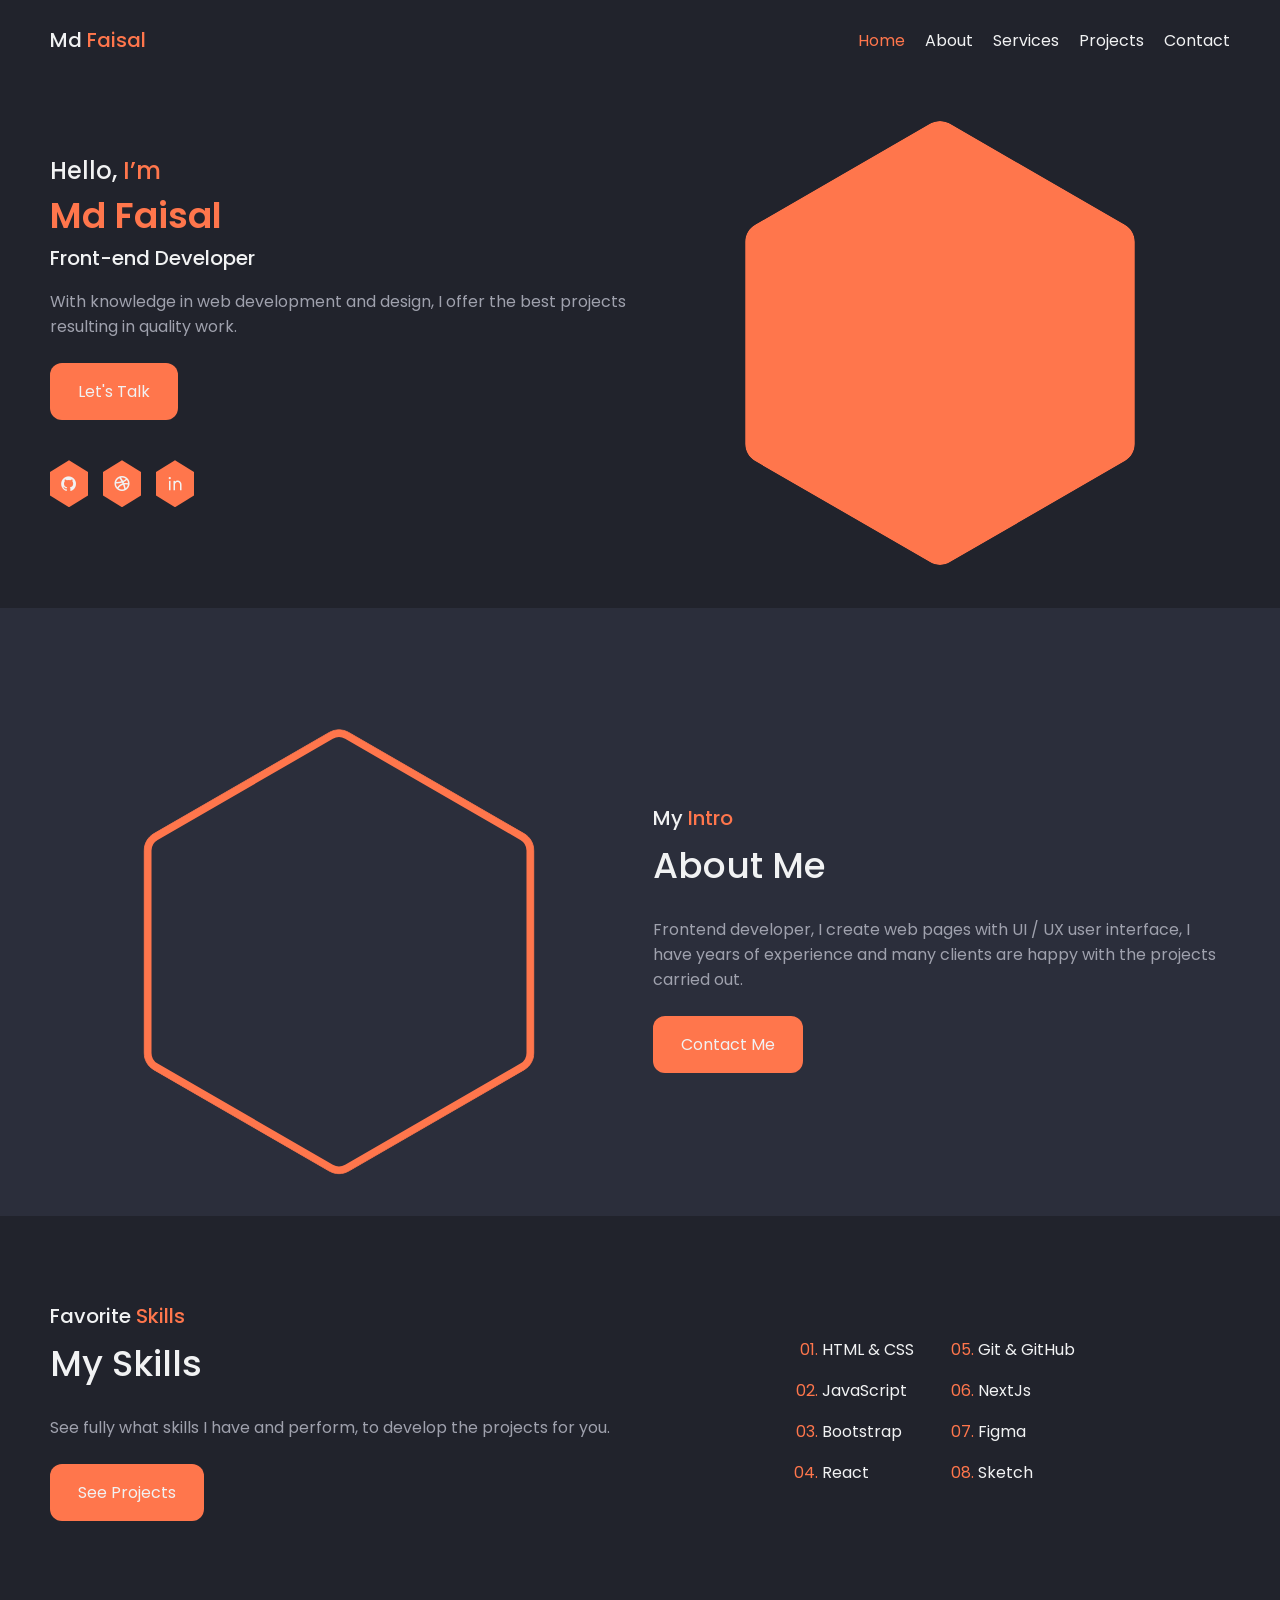
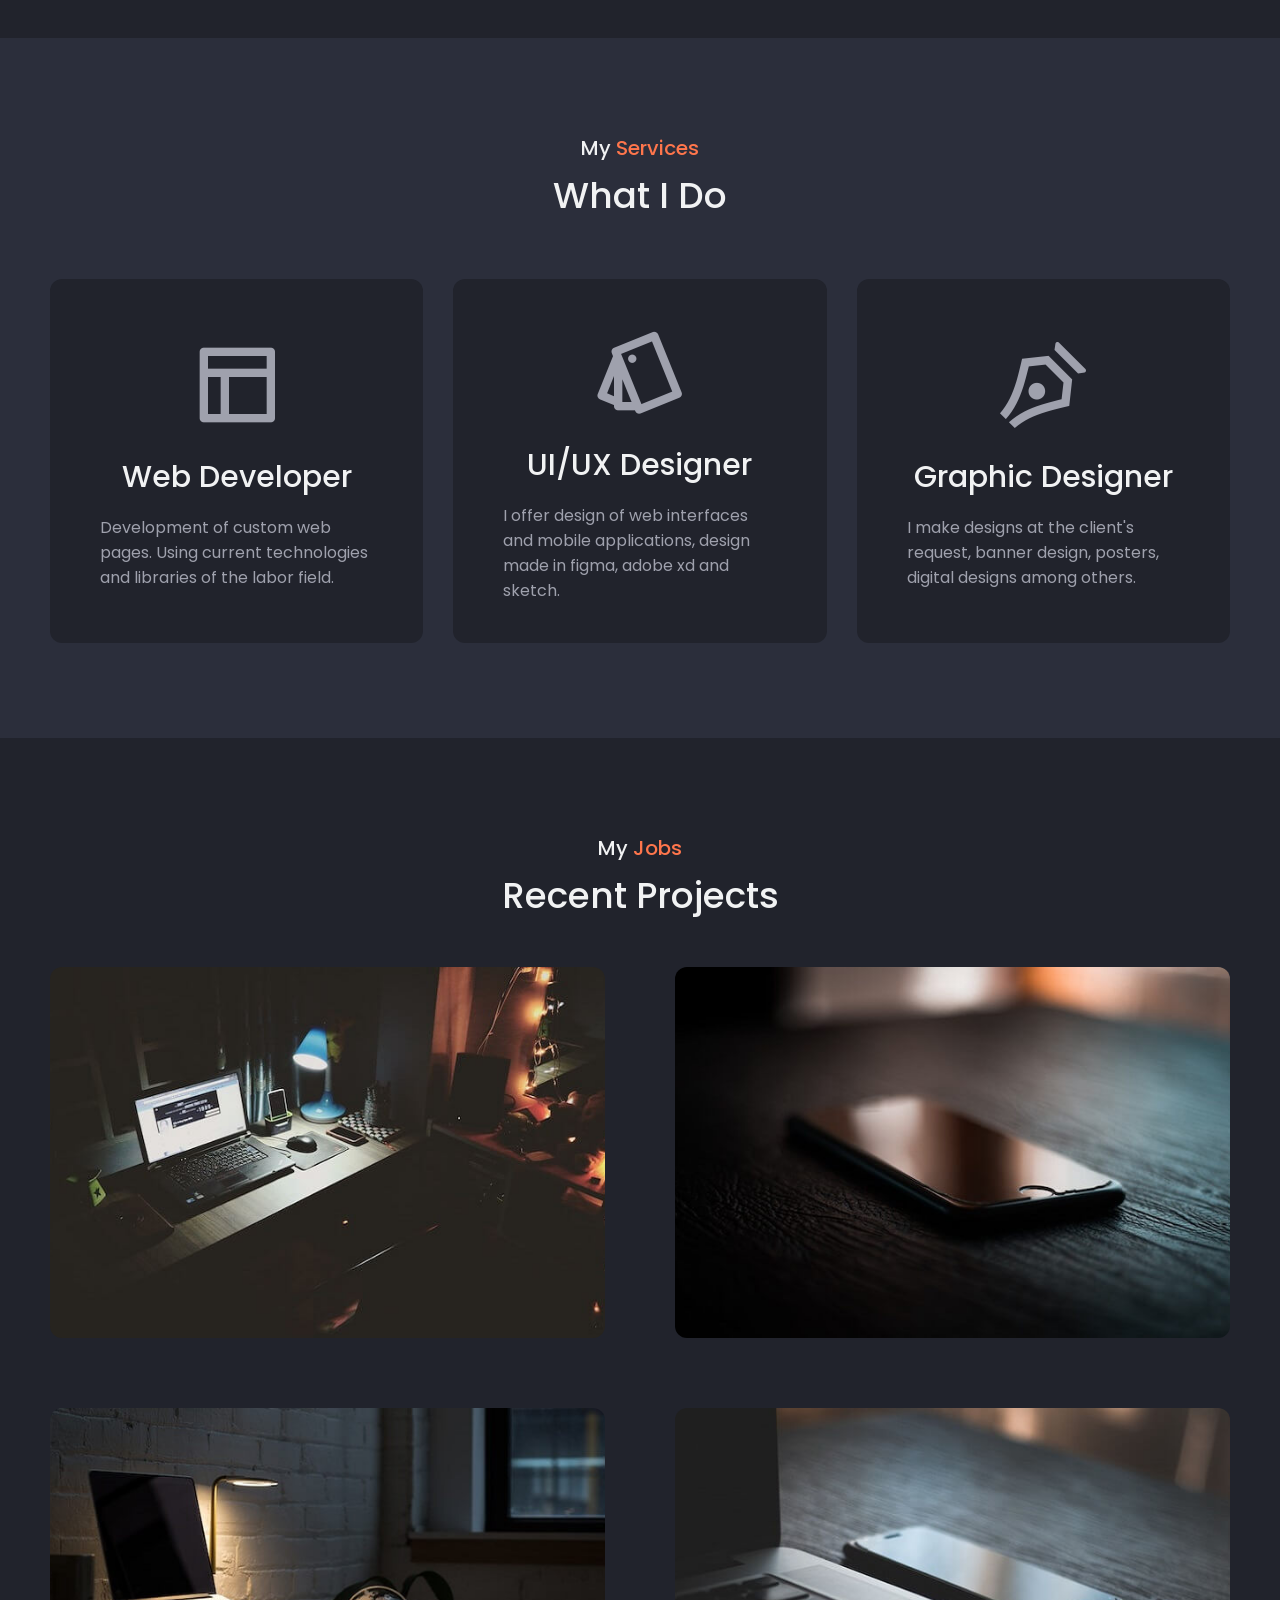
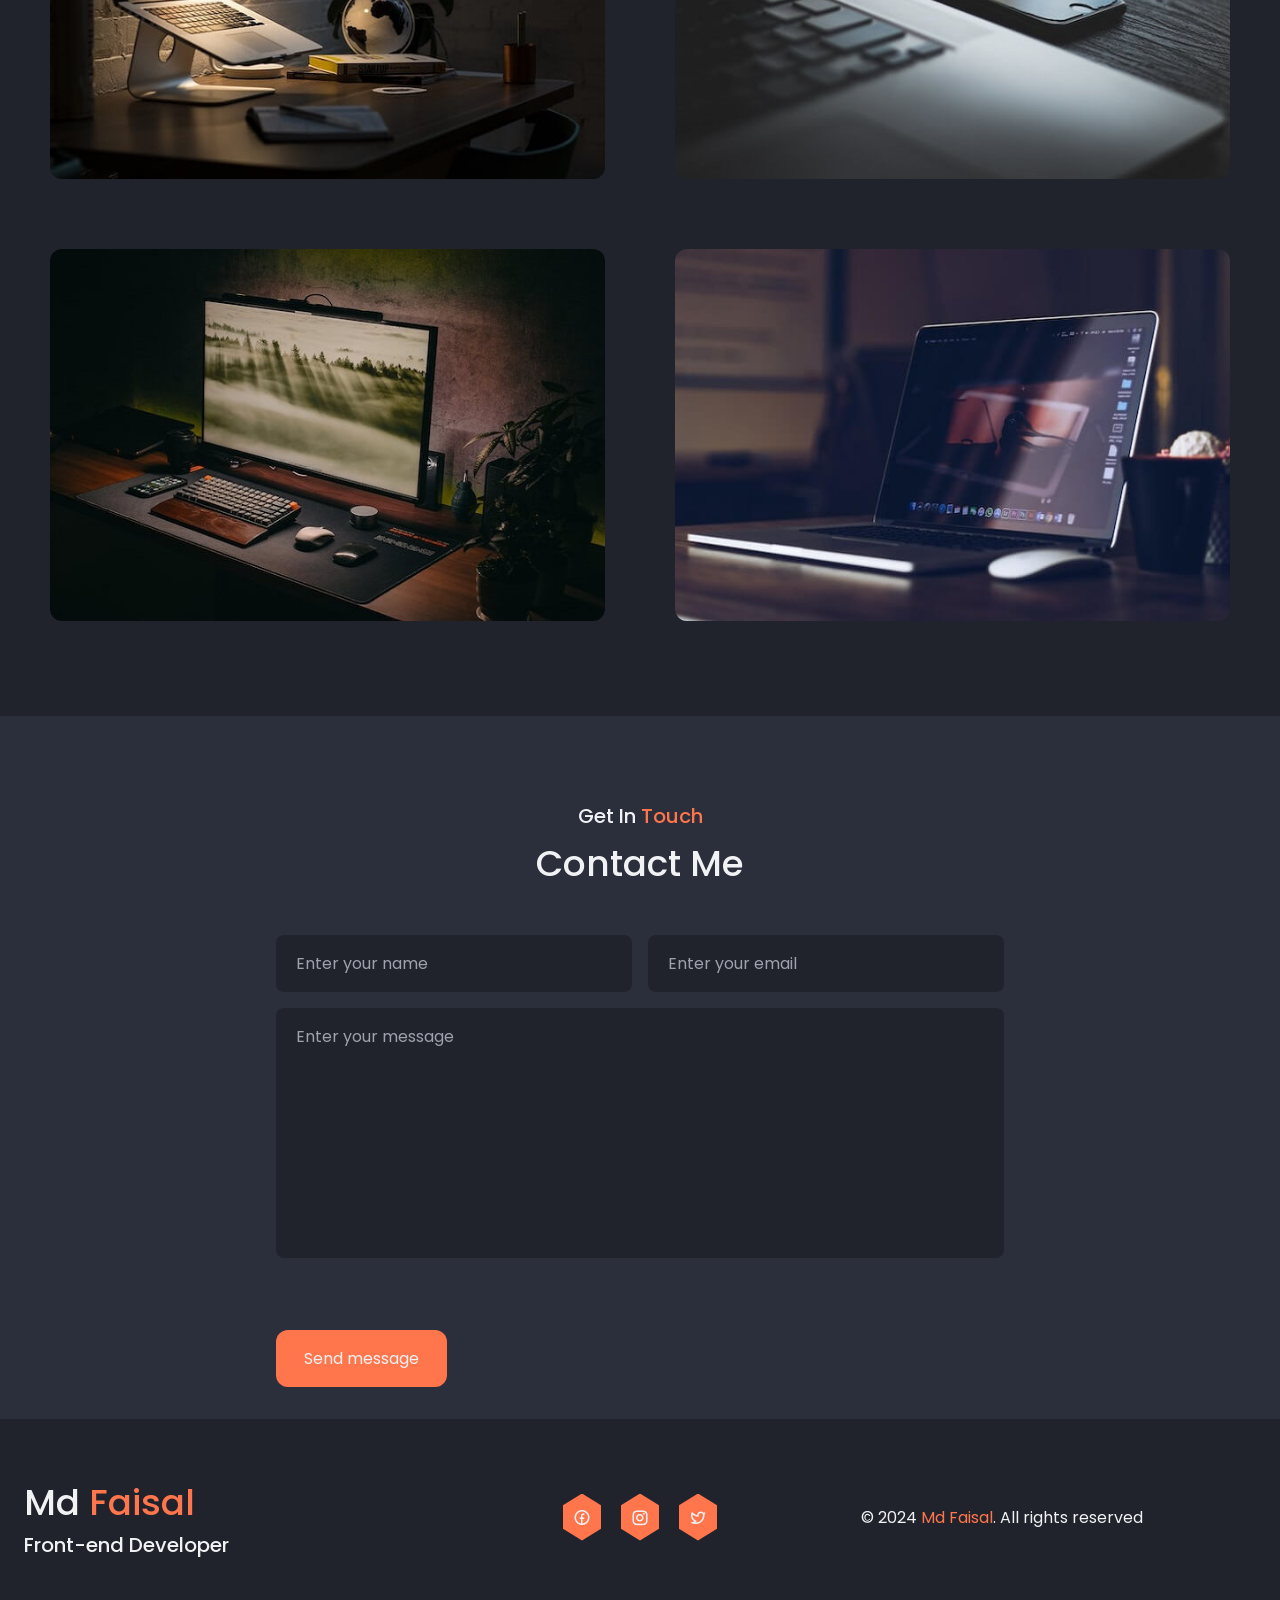
<file: index.html>
<!DOCTYPE html>
<html lang="en">
    <head>
        <meta charset="UTF-8" />
        <meta name="viewport" content="width=device-width, initial-scale=1.0" />
        <title>Md Faisal - Front-end Developer</title>

        <!-- ========== Primary Meta Tags ========== -->
        <meta name="author" content="Md Faisal" />
        <meta name="title" content="Md Faisal - Front-end Developer" />
        <meta
            name="description"
            content="Frontend developer, I create web pages with 
            UI / UX user interface, I have years of 
            experience and many clients are happy with the 
            projects carried out."
        />
        <meta
            name="keywords"
            content="front-end, back-end, web, web dev, web development, website"
        />
        <meta name="index" content="index, follow" />

        <!-- ========= Linking Css ========== -->
        <!-- Poppins Font -->
        <link rel="stylesheet" href="assets/font/poppins/poppins.css" />
        <!-- Remix-icons Font -->
        <link rel="stylesheet" href="assets/font/remixicons/remixicon.css" />
        <!-- Style File -->
        <link rel="stylesheet" href="css/style.css" />
    </head>
    <body>
        <!-- ========= Header ========== -->
        <header class="header">
            <!-- Glass Effect -->
            <div class="blur-effect"></div>

            <!-- Header Container -->
            <div class="container header-container">
                <!-- Header Logo -->
                <a href="#" class="header-logo"
                    >Md <span class="color-accent">Faisal</span></a
                >

                <!-- Header Navbar -->
                <nav class="nav heading-nav">
                    <ul class="nav-list">
                        <li class="nav-item">
                            <a href="#hero" class="nav-link active">Home</a>
                        </li>

                        <li class="nav-item">
                            <a href="#about" class="nav-link">About</a>
                        </li>

                        <li class="nav-item">
                            <a href="#services" class="nav-link">Services</a>
                        </li>

                        <li class="nav-item">
                            <a href="#projects" class="nav-link">Projects</a>
                        </li>

                        <li class="nav-item">
                            <a href="#contact" class="nav-link">Contact</a>
                        </li>
                    </ul>

                    <!-- Navbar Close Button -->
                    <div class="nav-close view-sm-only">
                        <i class="ri-close-line"></i>
                    </div>
                    
                    <div class="overlay"></div>
                </nav>

                <!-- Navbar Open Button -->
                <div class="nav-open view-sm-only">
                    <i class="ri-menu-line"></i>
                </div>
            </div>
        </header>

        <!-- ========= Main ========== -->
        <main class="main">
            <!-- Hero -->
            <section class="section hero-section" id="hero">
                <div class="container hero-container grid grid-col-2">
                    <div class="hero-content">
                        <div class="hero-data">
                            <h3 class="hero-subheading">
                                Hello, <span class="color-accent">I’m</span>
                            </h3>

                            <h1 class="hero-heading color-accent">
                                Md Faisal
                            </h1>

                            <h3 class="hero-skill">Front-end Developer</h3>

                            <p class="hero-description">
                                With knowledge in web development and design, I
                                offer the best projects resulting in quality
                                work.
                            </p>

                            <a href="#contact" class="btn btn-primary">Let's Talk</a>
                        </div>

                        <div class="hero-social">
                            <a
                                href="https://github.com/"
                                target="_blank"
                                class="hero-social-link"
                            >
                                <i class="ri-github-fill"></i>
                            </a>

                            <a
                                href="https://dribbble.com/"
                                target="_blank"
                                class="hero-social-link"
                            >
                                <i class="ri-dribbble-line"></i>
                            </a>

                            <a
                                href="https://www.linkedin.com/"
                                target="_blank"
                                class="hero-social-link"
                            >
                                <i class="ri-linkedin-line"></i>
                            </a>
                        </div>
                    </div>

                    <div class="hero-img">
                        <svg
                            viewBox="0 0 550 591"
                            xmlns="http://www.w3.org/2000/svg"
                            class="hero-blob"
                        >
                            <mask id="maskBlob" mask-type="alpha">
                                <path
                                    d="M263 47.1782C270.426 42.891 279.574 42.891 287 47.1782L501.157 
                               170.822C508.583 175.109 513.157 183.032 513.157 191.606V438.894C513.157 
                               447.468 508.583 455.391 501.157 459.678L287 583.322C279.574 587.609 270.426 
                               587.609 263 583.322L48.843 459.678C41.4174 455.391 36.843 447.468 36.843 
                               438.894V191.606C36.843 183.032 41.4174 175.109 48.843 170.822L263 47.1782Z"
                                />
                            </mask>
                            <g mask="url(#maskBlob)">
                                <path
                                    d="M263 47.1782C270.426 42.891 279.574 42.891 287 47.1782L501.157 
                               170.822C508.583 175.109 513.157 183.032 513.157 191.606V438.894C513.157 
                               447.468 508.583 455.391 501.157 459.678L287 583.322C279.574 587.609 270.426 
                               587.609 263 583.322L48.843 459.678C41.4174 455.391 36.843 447.468 36.843 
                               438.894V191.606C36.843 183.032 41.4174 175.109 48.843 170.822L263 47.1782Z"
                                />

                                <rect
                                    x="37"
                                    width="476"
                                    height="630"
                                    fill="url(#pattern0)"
                                />
                            </g>

                            <rect
                                x="37"
                                width="476"
                                height="300"
                                fill="url(#pattern1)"
                            />

                            <defs>
                                <pattern
                                    id="pattern0"
                                    patternContentUnits="objectBoundingBox"
                                    width="1"
                                    height="1"
                                >
                                    <use
                                        href="#imageBlob"
                                        transform="matrix(0.00143057 0 0 0.00108108 0.0404062 0)"
                                    />
                                </pattern>

                                <pattern
                                    id="pattern1"
                                    patternContentUnits="objectBoundingBox"
                                    width="1"
                                    height="1"
                                >
                                    <use
                                        href="#imageBlob"
                                        transform="matrix(0.00143057 0 0 0.00226984 0.0404062 0)"
                                    />
                                </pattern>

                                <!-- Insert your profile (recommended size: 640 x 940) -->
                                <!-- <image
                                    id="imageBlob"
                                    width="640"
                                    height="925"
                                    href="./assets/images/perfil.png"
                                /> -->
                            </defs>
                        </svg>
                    </div>
                </div>
            </section>

            <!-- About -->
            <section class="section about-section" id="about">
                <div class="container about-container grid grid-col-2">
                    <div class="about-data">
                        <h3 class="section-subtitle">
                            My <span class="color-accent">Intro</span>
                        </h3>

                        <h2 class="section-title">About Me</h2>

                        <p class="about-description">
                            Frontend developer, I create web pages with UI / UX
                            user interface, I have years of experience and many
                            clients are happy with the projects carried out.
                        </p>

                        <a href="#contact" class="btn btn-primary"
                            >Contact Me</a
                        >
                    </div>

                    <div class="about-img">
                        <svg
                            viewBox="0 0 550 592"
                            fill="none"
                            xmlns="http://www.w3.org/2000/svg"
                            class="about-blob"
                        >
                            <mask id="maskBorder" mask-type="alpha">
                                <path
                                    d="M263 48.1782C270.426 43.891 279.574 43.891 287 48.1782L501.157 
                               171.822C508.583 176.109 513.157 184.032 513.157 192.606V439.894C513.157 
                               448.468 508.583 456.391 501.157 460.678L287 584.322C279.574 588.609 
                               270.426 588.609 263 584.322L48.843 460.678C41.4174 456.391 36.843 448.468 36.843 
                               439.894V192.606C36.843 184.032 41.4174 176.109 48.843 171.822L263 48.1782Z"
                                    fill="black"
                                />
                            </mask>
                            <g mask="url(#maskBorder)">
                                <rect
                                    x="37"
                                    width="476"
                                    height="630"
                                    fill="url(#pattern2)"
                                />

                                <path
                                    d="M285 51.6423L499.157 175.286C505.345 178.859 509.157 185.461 509.157 
                               192.606V439.894C509.157 447.039 505.345 453.641 499.157 457.214L285 
                               580.858C278.812 584.43 271.188 584.43 265 580.858L50.843 457.214C44.655 453.641 
                               40.843 447.039 40.843 439.894V192.606C40.843 185.461 44.655 178.859 50.843 
                               175.286L265 51.6423C271.188 48.0697 278.812 48.0696 285 51.6423Z"
                                    stroke="black"
                                    stroke-width="10"
                                />
                            </g>

                            <rect
                                x="37"
                                width="476"
                                height="300"
                                fill="url(#pattern3)"
                            />

                            <defs>
                                <pattern
                                    id="pattern2"
                                    patternContentUnits="objectBoundingBox"
                                    width="1"
                                    height="1"
                                >
                                    <use
                                        href="#imageBorder"
                                        transform="matrix(0.00143057 0 0 0.00108108 0.0404062 0)"
                                    />
                                </pattern>

                                <pattern
                                    id="pattern3"
                                    patternContentUnits="objectBoundingBox"
                                    width="1"
                                    height="1"
                                >
                                    <use
                                        href="#imageBorder"
                                        transform="matrix(0.00143057 0 0 0.00226984 0.0404062 0)"
                                    />
                                </pattern>

                                <!-- Insert your profile (recommended size: 640 x 940) -->
                                <!-- <image
                                    id="imageBorder"
                                    width="640"
                                    height="940"
                                    href="./assets/images/perfil.png"
                                /> -->
                            </defs>
                        </svg>
                    </div>
                </div>
            </section>

            <section class="section skill-section" id="skill">
                <div class="container skill-container grid grid-col-2">
                    <div class="skill-data">
                        <h3 class="section-subtitle">
                            Favorite <span class="color-accent">Skills</span>
                        </h3>

                        <h2 class="section-title">My Skills</h2>

                        <p class="skills-description">
                            See fully what skills I have and perform, to develop
                            the projects for you.
                        </p>

                        <a href="#projects" class="btn btn-primary"
                            >See Projects</a
                        >
                    </div>

                    <div class="skill-content">
                        <ol class="skill-group skill-group-1">
                            <li class="skill-item">HTML & CSS</li>
                            <li class="skill-item">JavaScript</li>
                            <li class="skill-item">Bootstrap</li>
                            <li class="skill-item">React</li>
                        </ol>

                        <ol class="skill-group skill-group-2" start="5">
                            <li class="skill-item">Git & GitHub</li>
                            <li class="skill-item">NextJs</li>
                            <li class="skill-item">Figma</li>
                            <li class="skill-item">Sketch</li>
                        </ol>
                    </div>
                </div>
            </section>

            <section class="section services-section" id="services">
                <div class="container services-container grid grid-row-2">
                    <div class="services-data">
                        <h3 class="section-subtitle text-align-center">
                            My <span class="color-accent">Services</span>
                        </h3>

                        <h2 class="section-title text-align-center">
                            What I Do
                        </h2>
                    </div>

                    <div class="services-content">
                        <div class="services-cards">
                            <i class="ri-layout-3-line"></i>
                            <h2 class="services-title">Web Developer</h2>
                            <p class="services-description">
                                Development of custom web pages. Using current
                                technologies and libraries of the labor field.
                            </p>
                        </div>

                        <div class="services-cards">
                            <i class="ri-pantone-line"></i>
                            <h2 class="services-title">UI/UX Designer</h2>
                            <p class="services-description">
                                I offer design of web interfaces and mobile
                                applications, design made in figma, adobe xd and
                                sketch.
                            </p>
                        </div>

                        <div class="services-cards">
                            <i class="ri-pen-nib-line"></i>
                            <h2 class="services-title">Graphic Designer</h2>
                            <p class="services-description">
                                I make designs at the client's request, banner
                                design, posters, digital designs among others.
                            </p>
                        </div>
                    </div>
                </div>
            </section>

            <section class="section projects-section" id="projects">
                <div class="container projetcs-container grid grid-row-2">
                    <div class="projects-data">
                        <h3 class="section-subtitle text-align-center">
                            My <span class="color-accent">Jobs</span>
                        </h3>

                        <h2 class="section-title text-align-center">
                            Recent Projects
                        </h2>
                    </div>

                    <div class="projects-content">
                        <div class="projects-cards">
                            <img
                                src="./assets/images/project-img-1.jpg"
                                alt="Project 1"
                                class="projects-img"
                            />
                            <div class="projects-model">
                                <h3 class="projects-subtitle">Web</h3>
                                <h2 class="projects-title">Modern website</h2>
                                <a href="#" class="projects-link">View demo</a>
                            </div>
                        </div>

                        <div class="projects-cards">
                            <img
                                src="./assets/images/project-img-2.jpg"
                                alt="Project 2"
                                class="projects-img"
                            />
                            <div class="projects-model">
                                <h3 class="projects-subtitle">Web</h3>
                                <h2 class="projects-title">Modern website</h2>
                                <a href="#" class="projects-link">View demo</a>
                            </div>
                        </div>

                        <div class="projects-cards">
                            <img
                                src="./assets/images/project-img-3.jpg"
                                alt="Project 3"
                                class="projects-img"
                            />
                            <div class="projects-model">
                                <h3 class="projects-subtitle">Web</h3>
                                <h2 class="projects-title">Modern website</h2>
                                <a href="#" class="projects-link">View demo</a>
                            </div>
                        </div>

                        <div class="projects-cards">
                            <img
                                src="./assets/images/project-img-4.jpg"
                                alt="Project 4"
                                class="projects-img"
                            />
                            <div class="projects-model">
                                <h3 class="projects-subtitle">Web</h3>
                                <h2 class="projects-title">Modern website</h2>
                                <a href="#" class="projects-link">View demo</a>
                            </div>
                        </div>

                        <div class="projects-cards">
                            <img
                                src="./assets/images/project-img-5.jpg"
                                alt="Project 5"
                                class="projects-img"
                            />
                            <div class="projects-model">
                                <h3 class="projects-subtitle">Web</h3>
                                <h2 class="projects-title">Modern website</h2>
                                <a href="#" class="projects-link">View demo</a>
                            </div>
                        </div>

                        <div class="projects-cards">
                            <img
                                src="./assets/images/project-img-6.jpg"
                                alt="Project 6"
                                class="projects-img"
                            />
                            <div class="projects-model">
                                <h3 class="projects-subtitle">Web</h3>
                                <h2 class="projects-title">Modern website</h2>
                                <a href="#" class="projects-link">View demo</a>
                            </div>
                        </div>
                    </div>
                </div>
            </section>

            <section class="section contact-section" id="contact">
                <div class="container contact-container grid grid-row-2">
                    <div class="contact-data">
                        <h3 class="section-subtitle text-align-center">
                            Get In <span class="color-accent">Touch</span>
                        </h3>

                        <h2 class="section-title text-align-center">
                            Contact Me
                        </h2>
                    </div>

                    <div class="contact-fields">
                        <form action="" class="contact-form">
                            <div class="input-group">
                                <input
                                    type="text"
                                    name="name"
                                    id="userName"
                                    class="form-input user-name"
                                    placeholder="Enter your name"
                                    required
                                />

                                <input
                                    type="email"
                                    name="email"
                                    id="useremail"
                                    class="form-input user-email"
                                    placeholder="Enter your email"
                                    required
                                />
                            </div>

                            <textarea
                                name="message"
                                id="useMessage"
                                class="form-input user-message"
                                placeholder="Enter your message"
                                required
                            ></textarea>
                            
                            <div class="message-wrapper">
                               <span class="message success">Message sent. ✅</span> 
                               
                                                        <span class="message error">An error occurs. ❌ </span> 
                            </div>
                            
                            <div class="btns">
                                <button
                                    type="submit"
                                    class="btn btn-primary btn-submit"
                                >
                                    Send message
                                </button>
                            </div>
                        </form>
                    </div>
                </div>
            </section>
        </main>

        <!-- ========= Footer ========== -->
        <footer class="footer">
            <div class="container footer-container grid">
                <div class="left footer-info">
                    <h1 class="footer-title">
                        Md <span class="color-accent">Faisal</span>
                    </h1>

                    <h2 class="footer-skill">Front-end Developer</h2>
                </div>

                <div class="middle footer-social">
                    <a href="https://www.facebook.com/" class="footer-link">
                        <i class="ri-facebook-circle-line"></i>
                    </a>

                    <a href="https://www.instagram.com/" class="footer-link">
                        <i class="ri-instagram-line"></i>
                    </a>

                    <a href="https://twitter.com/" class="footer-link">
                        <i class="ri-twitter-line"></i>
                    </a>
                </div>

                <div class="right footer-copyright">
                    &#169; 2024
                    <a href="#" class="color-accent">Md Faisal</a>. All rights
                    reserved
                </div>
            </div>
        </footer>

        <!-- ========= Linking JS ========== -->
        <!-- Script File -->
        <script src="js/script.js"></script>
    </body>
</html>
</file>
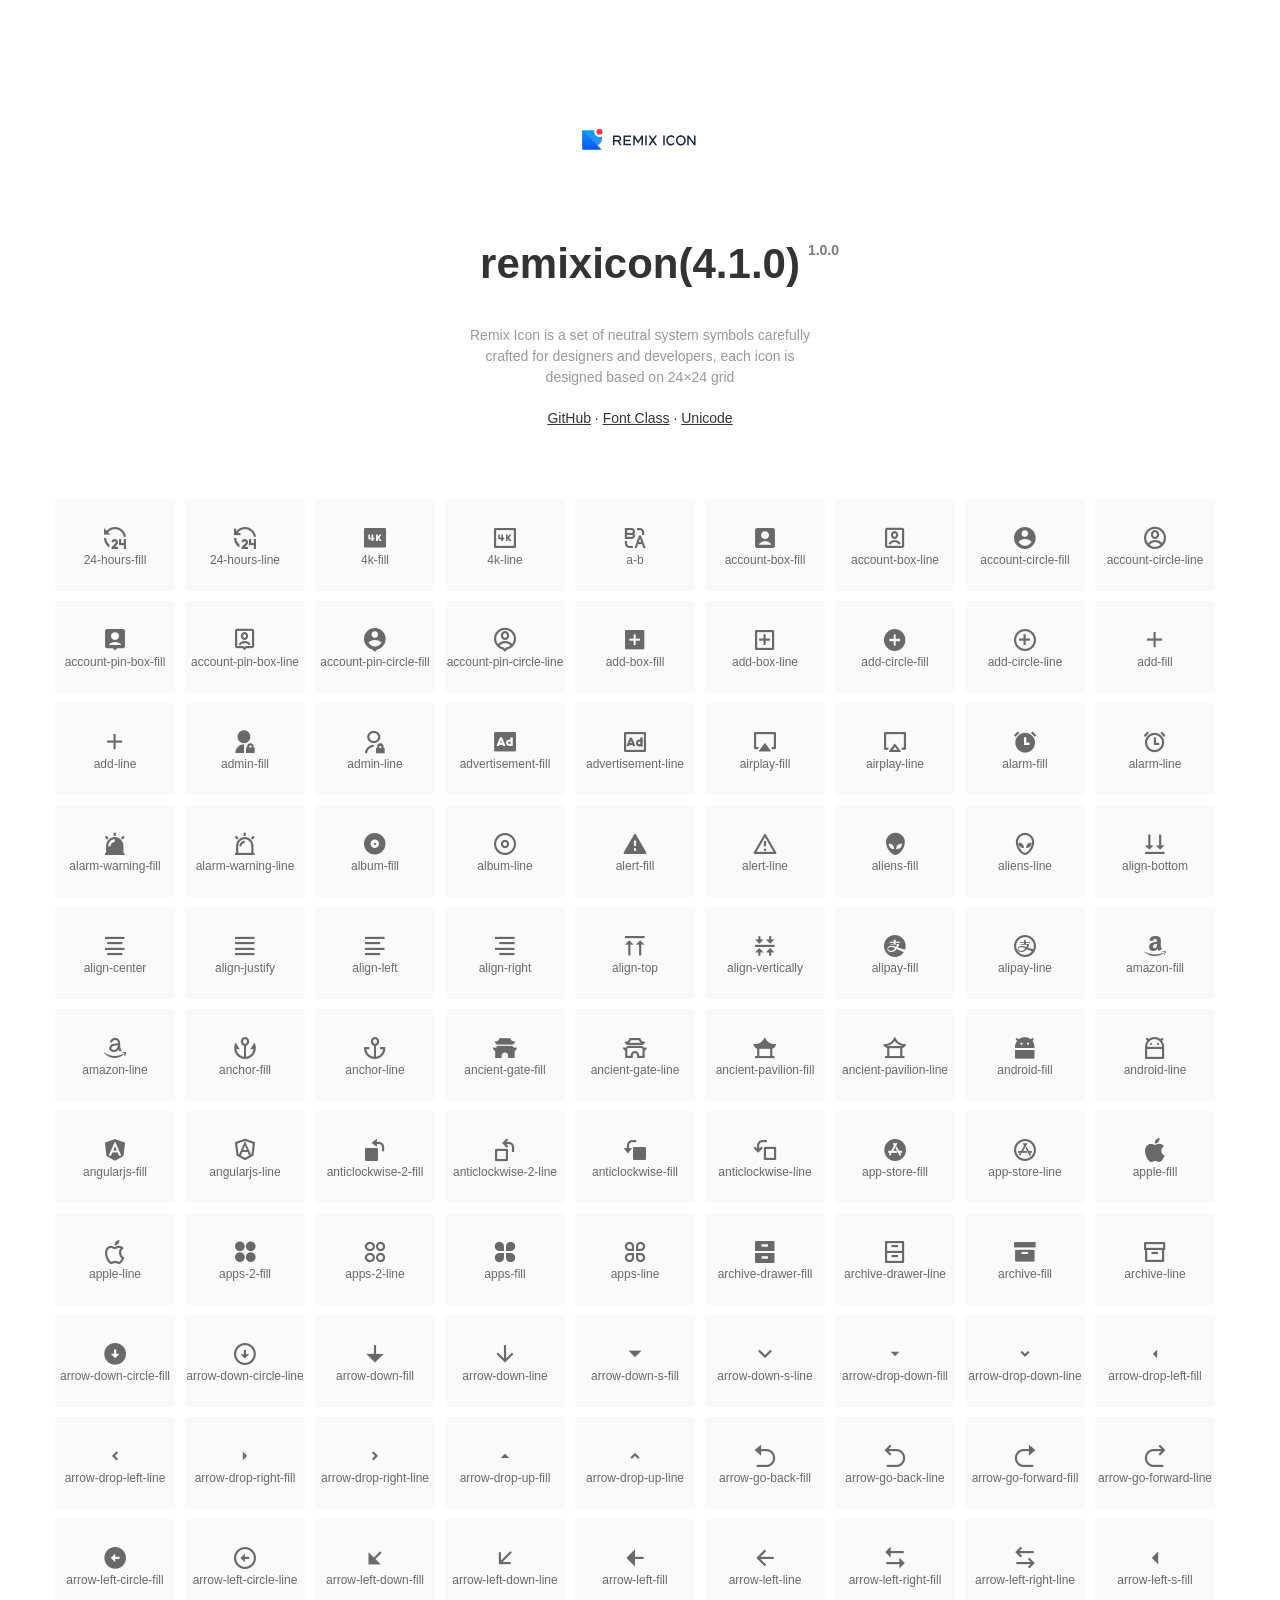
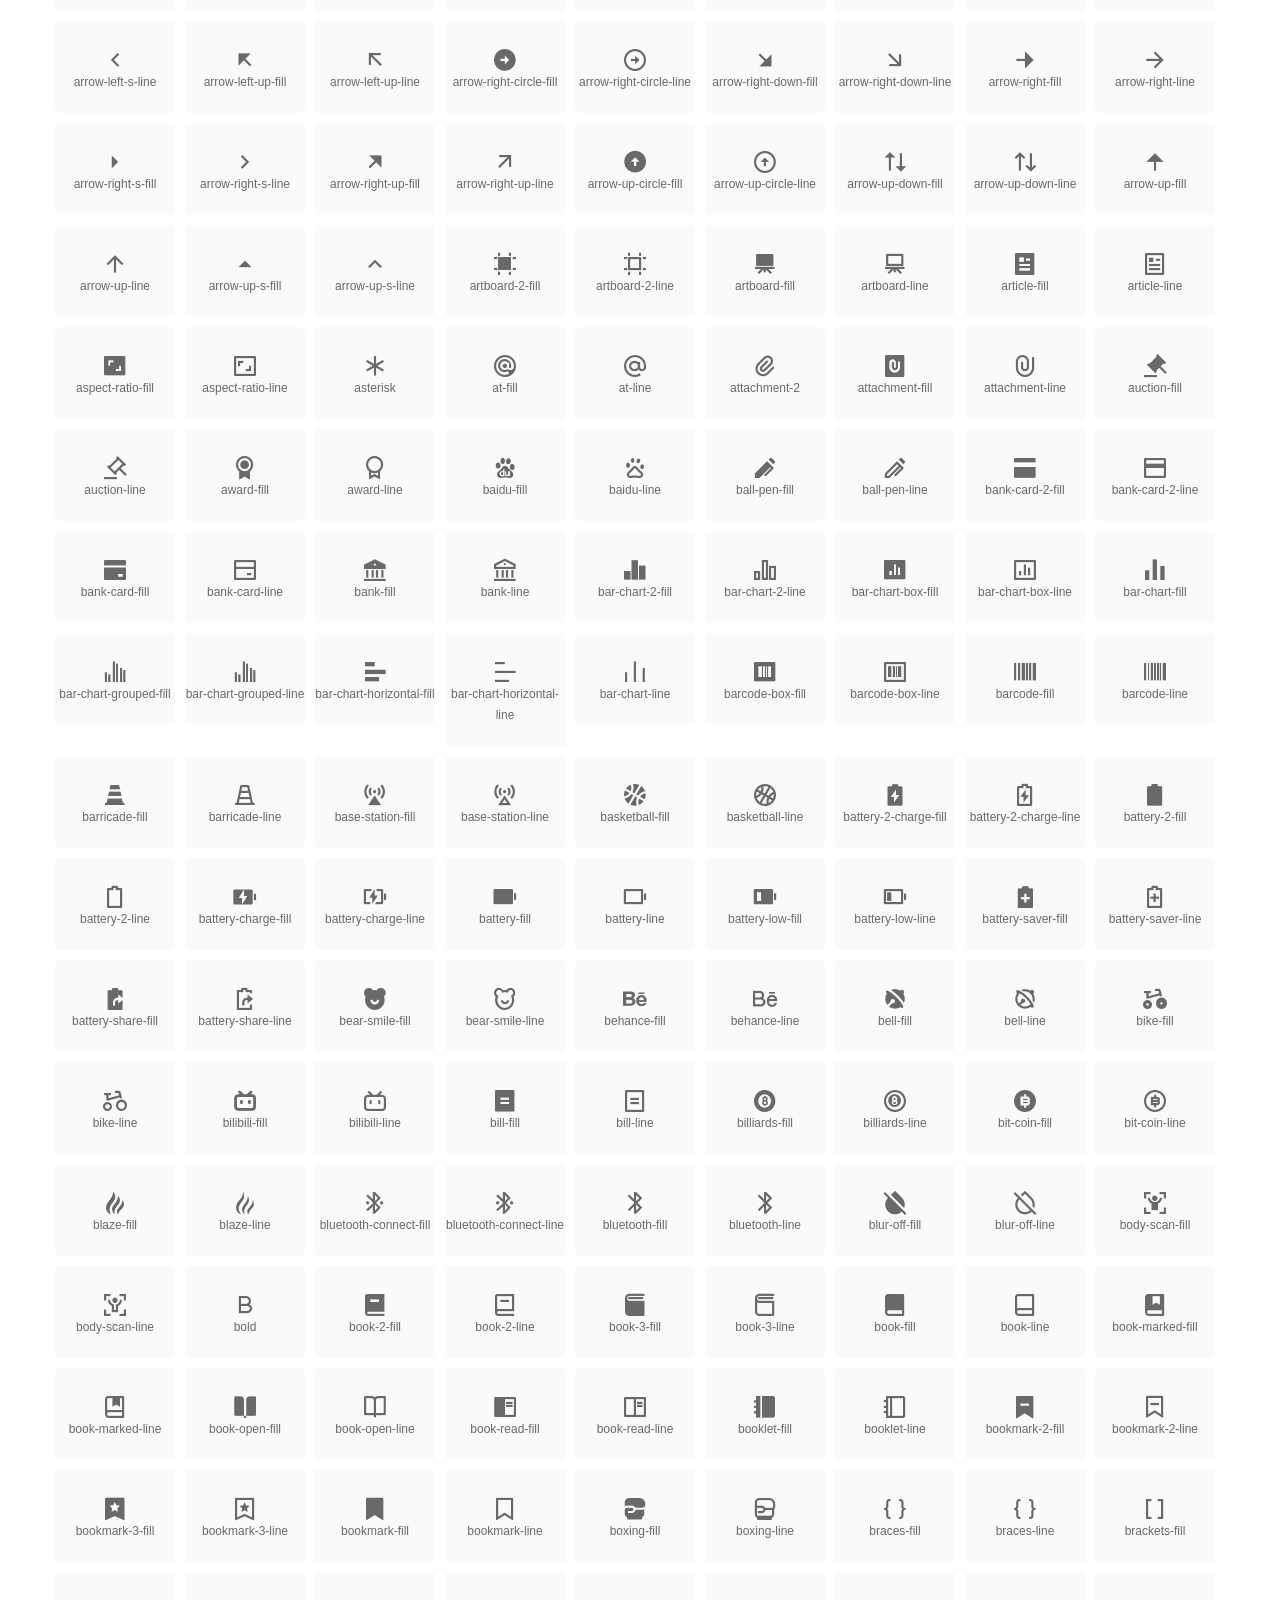
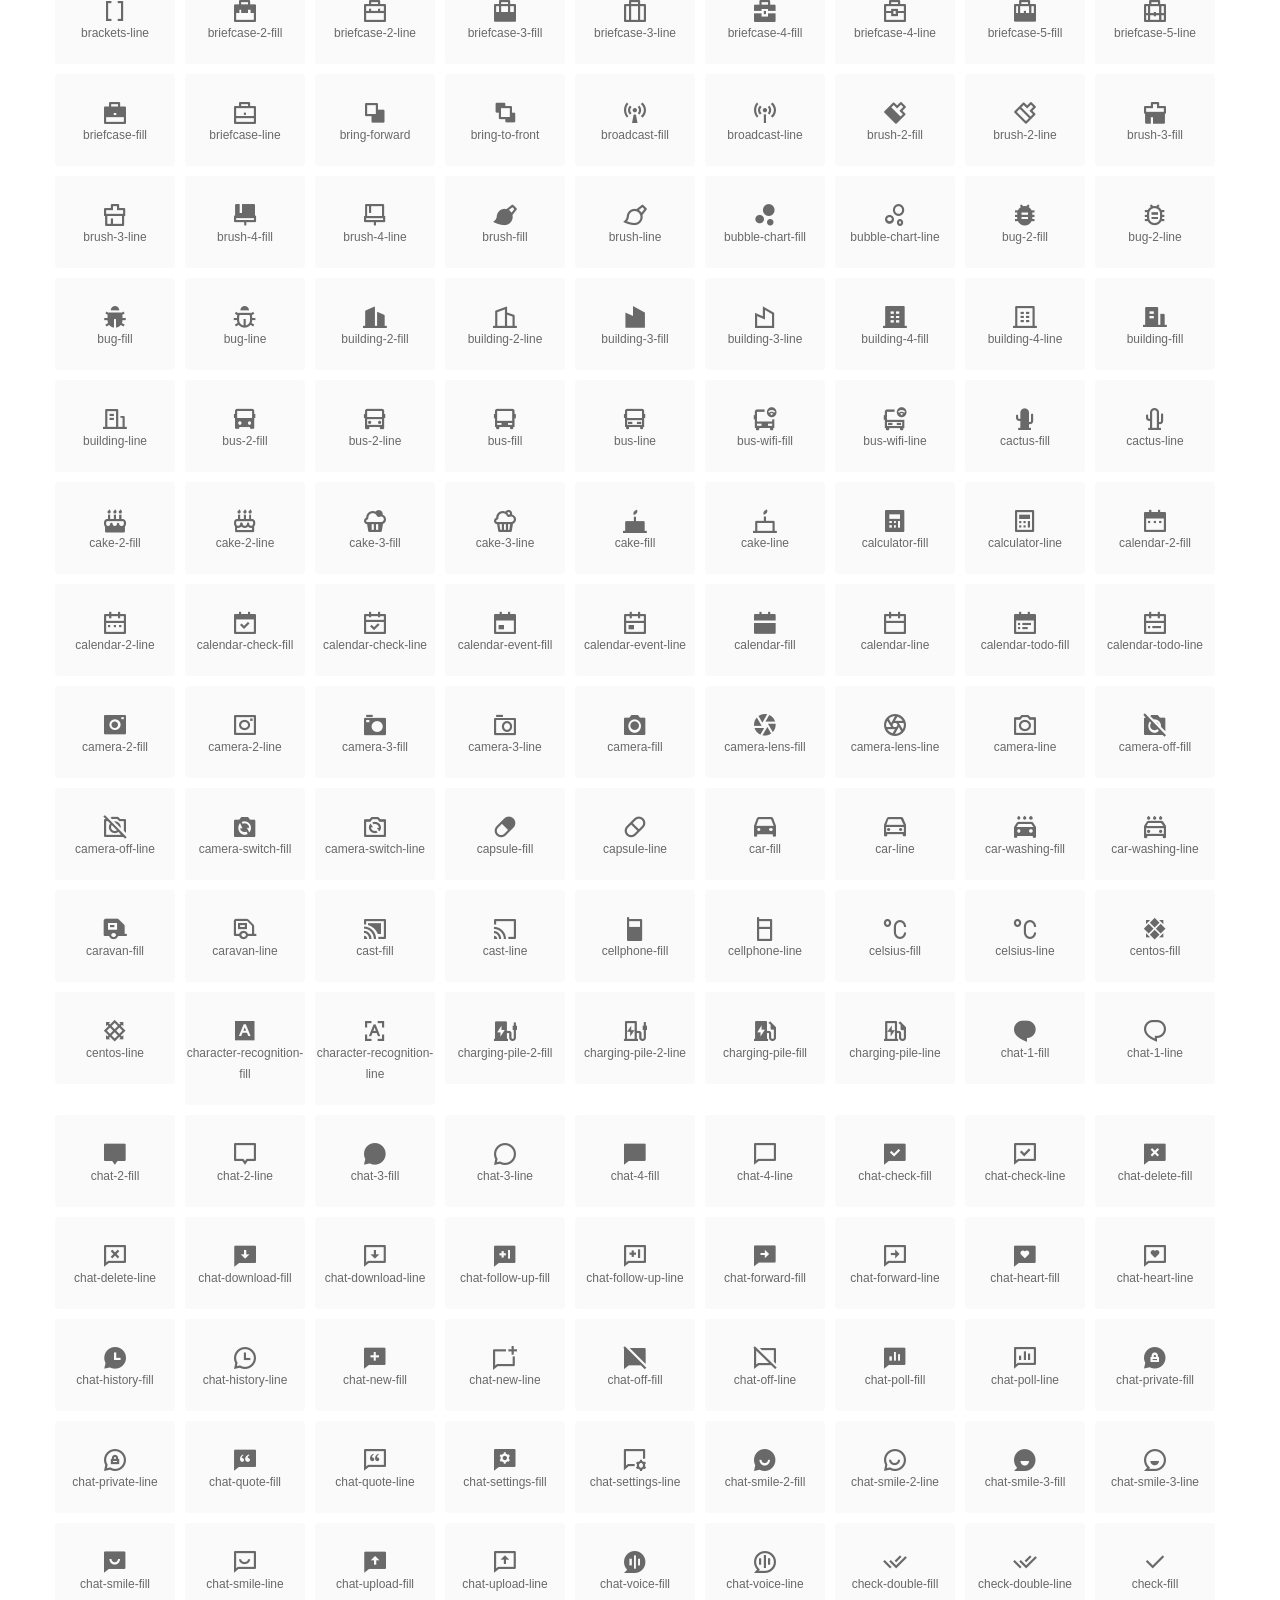
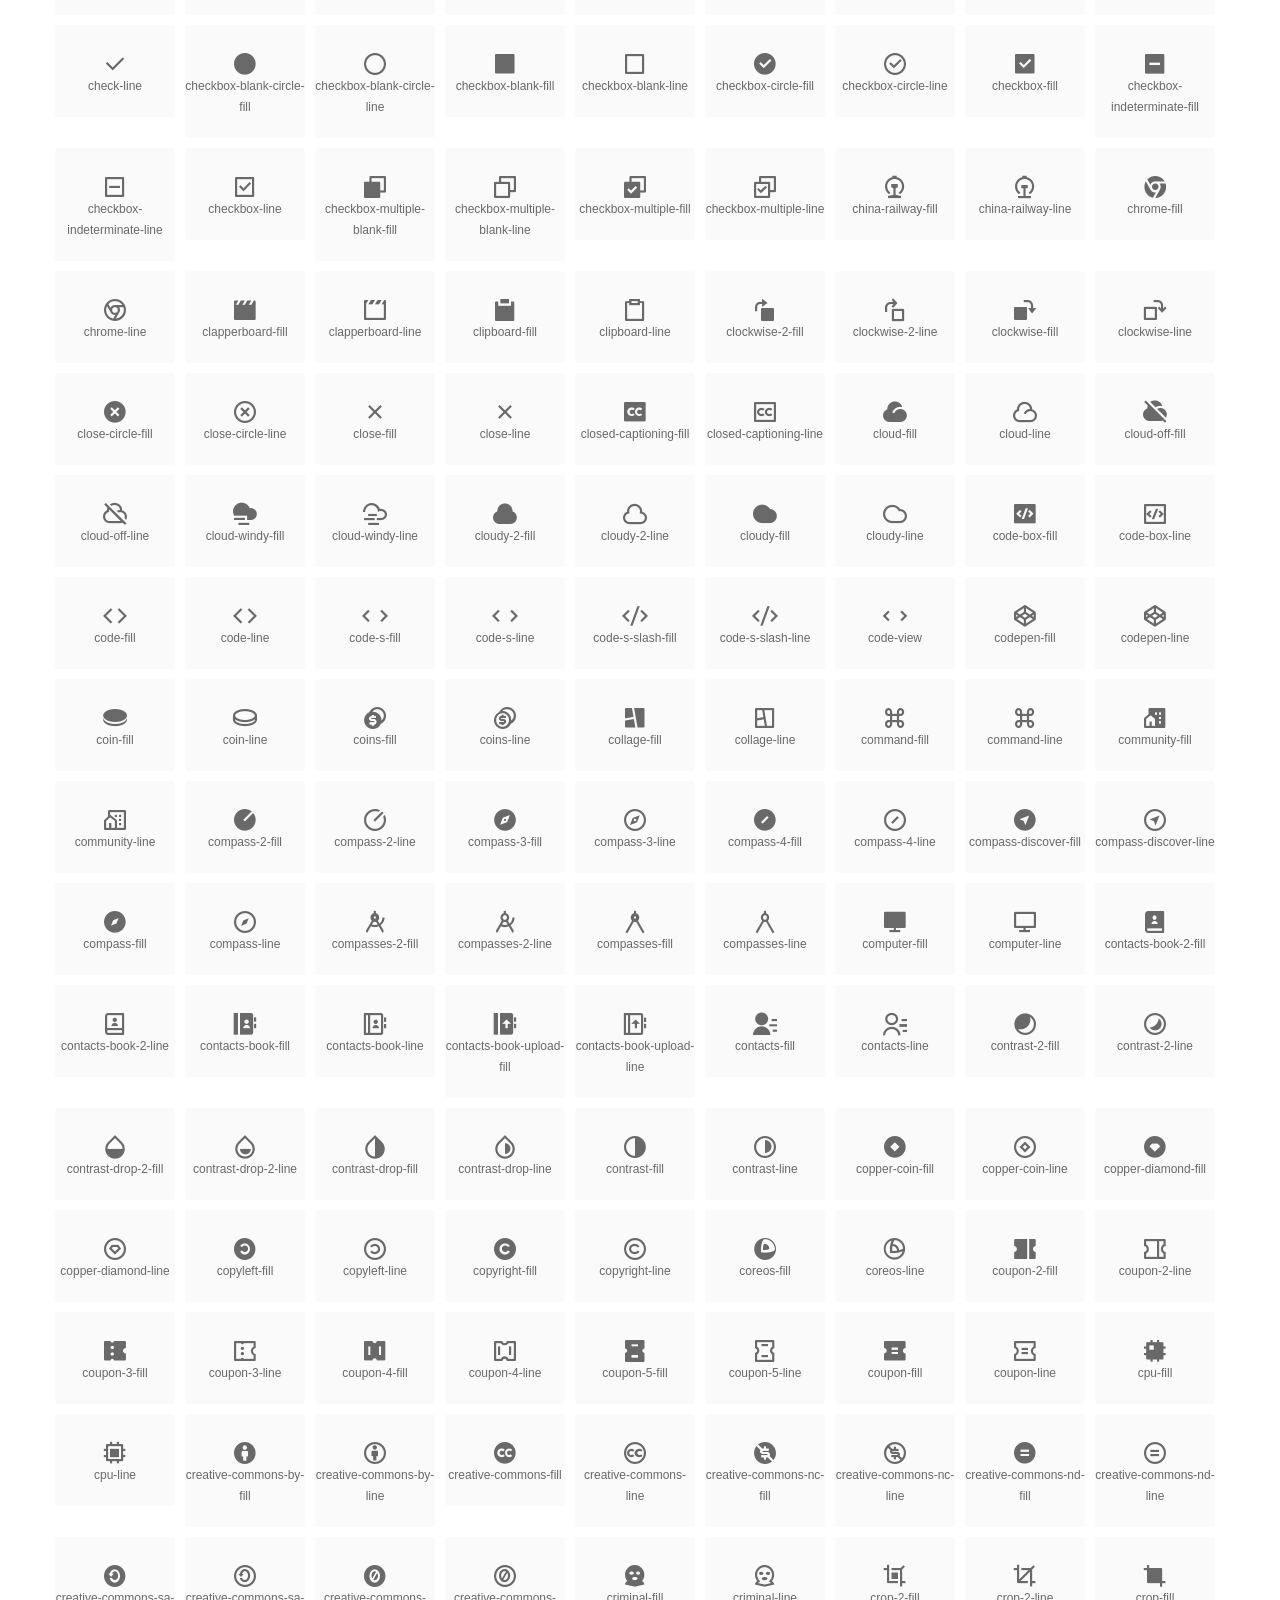
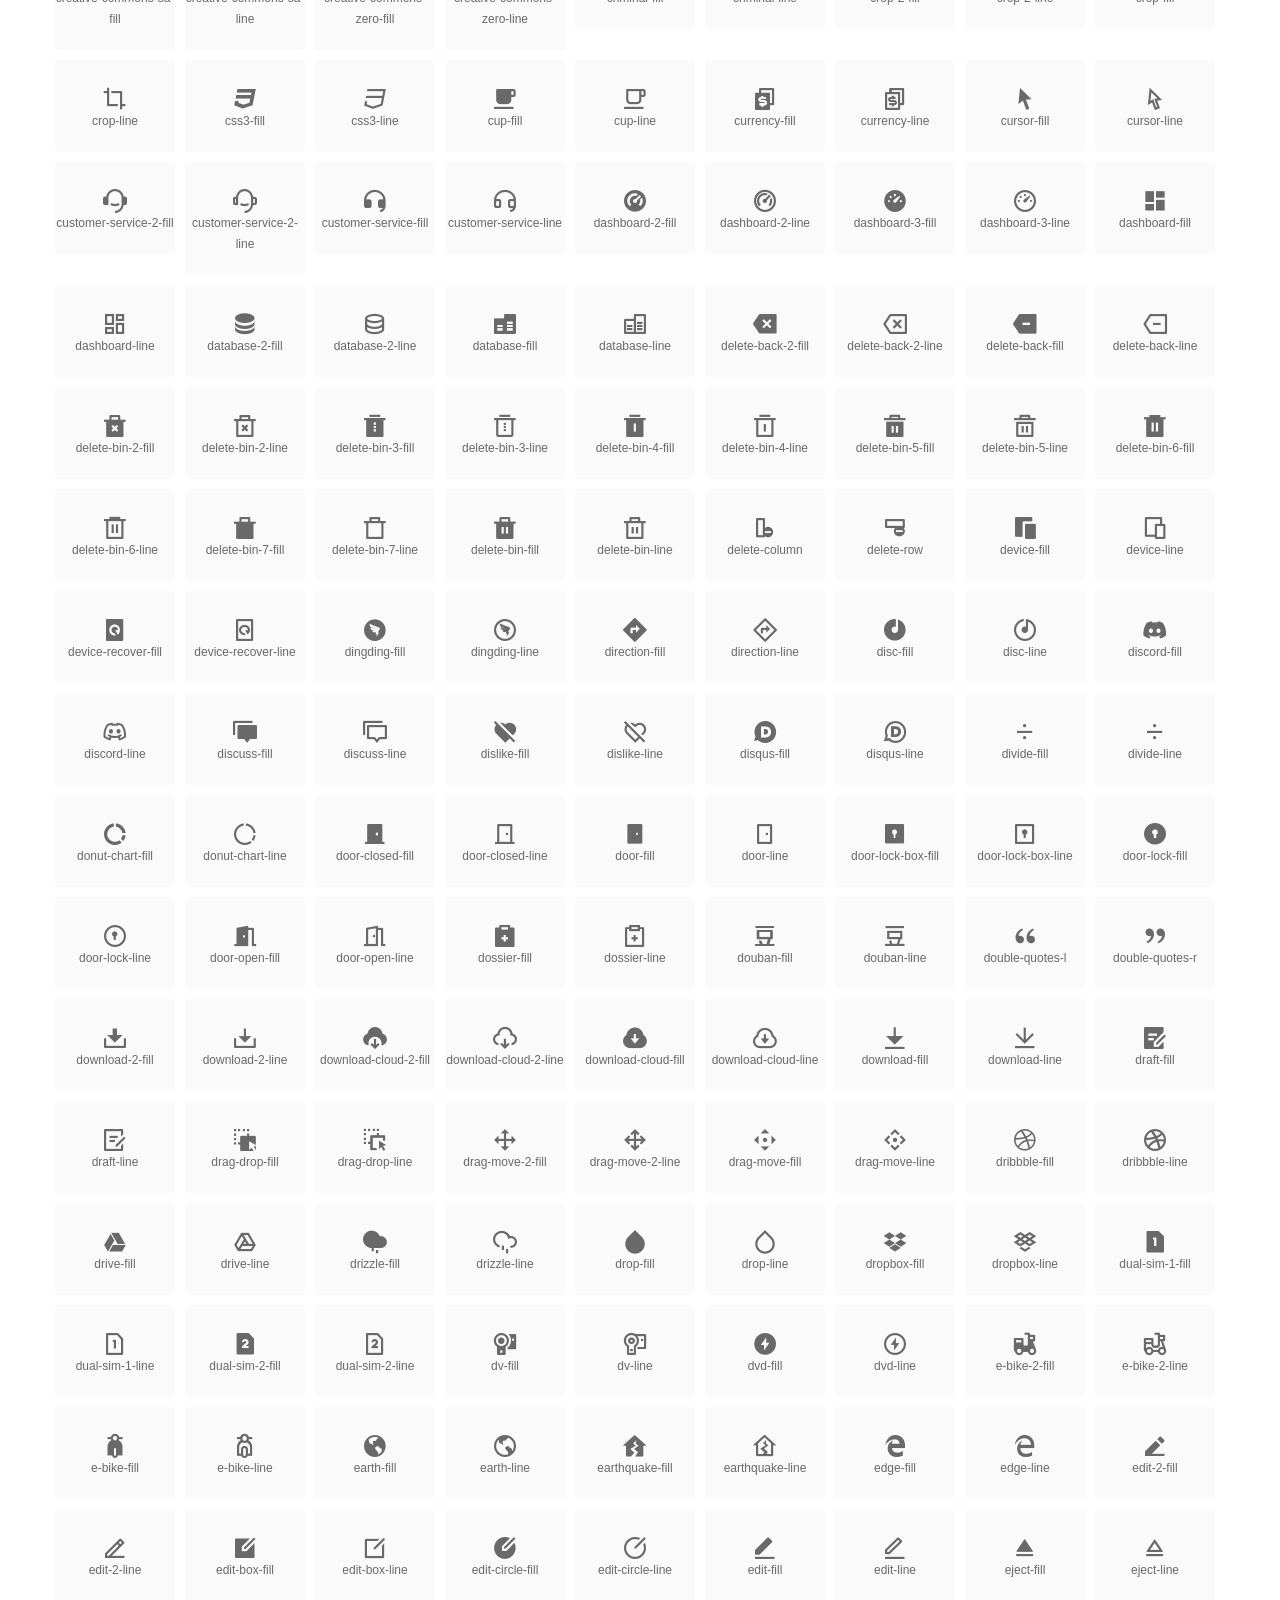
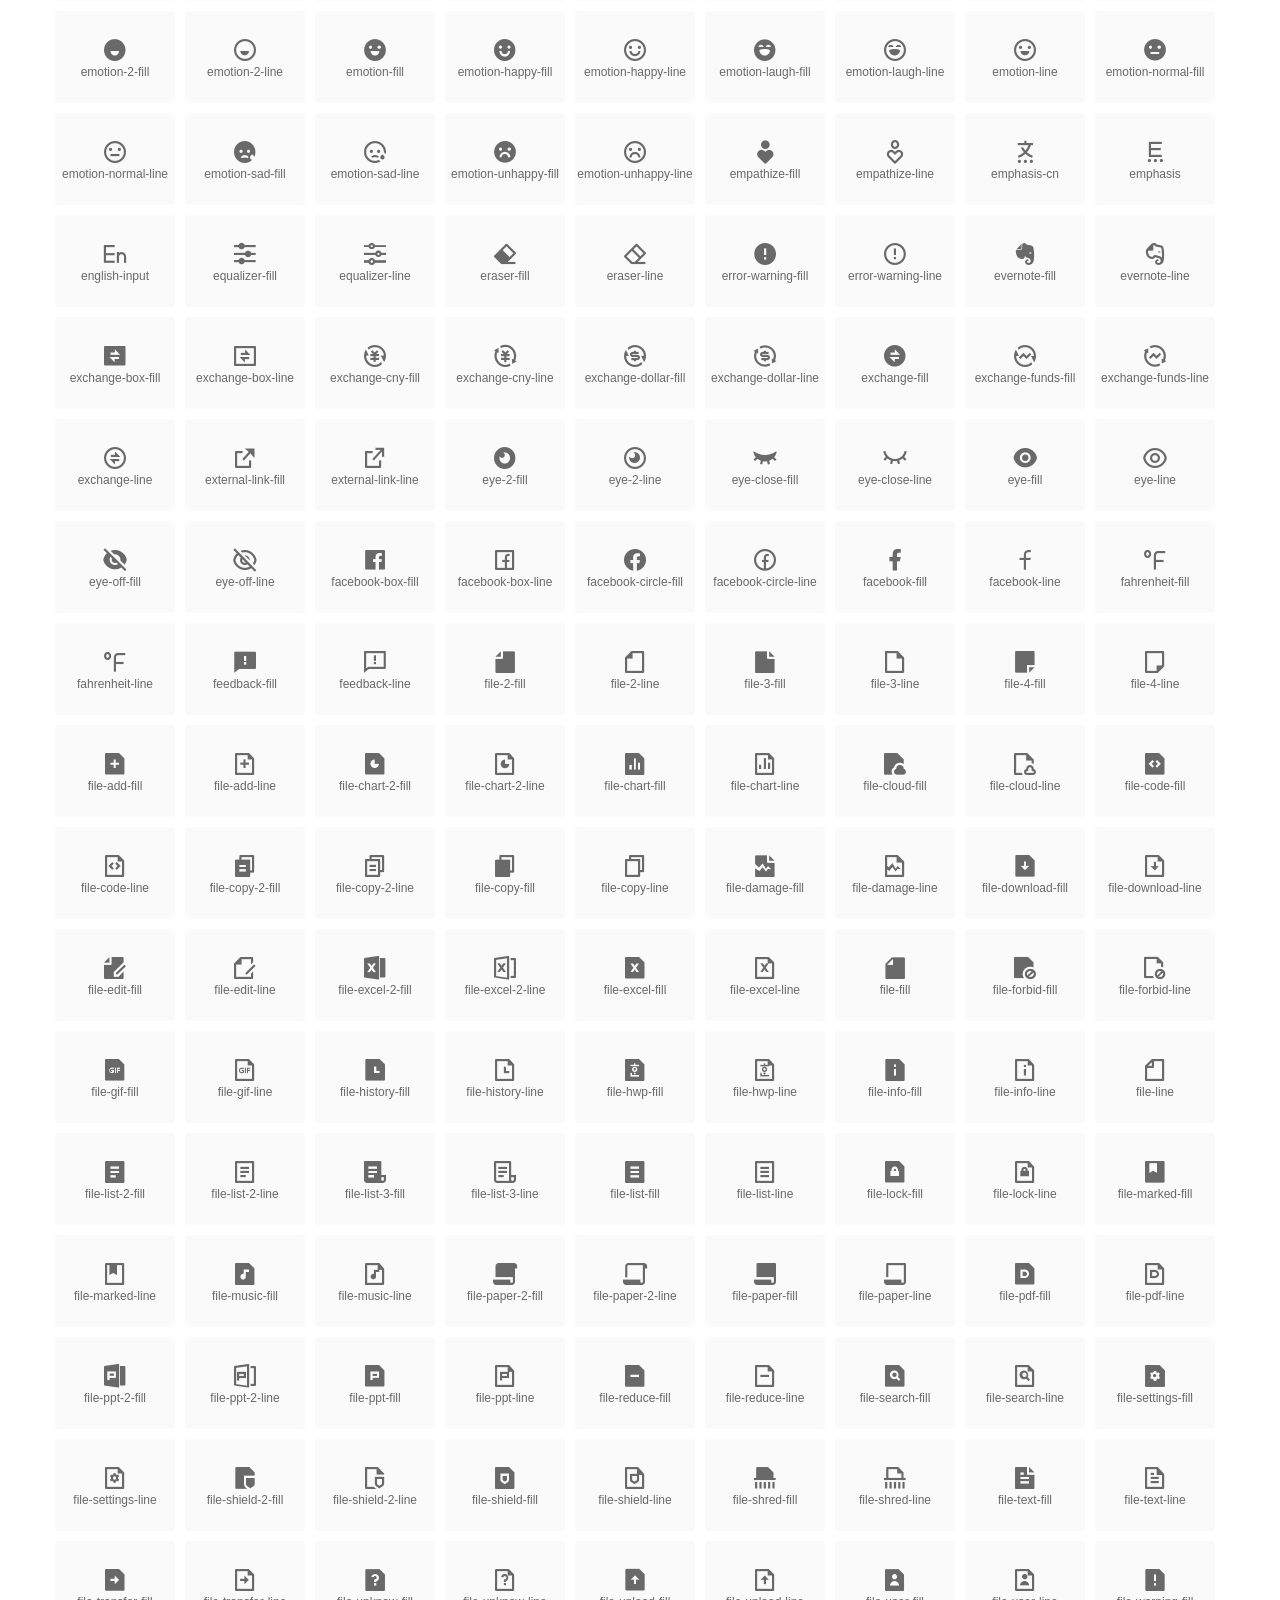
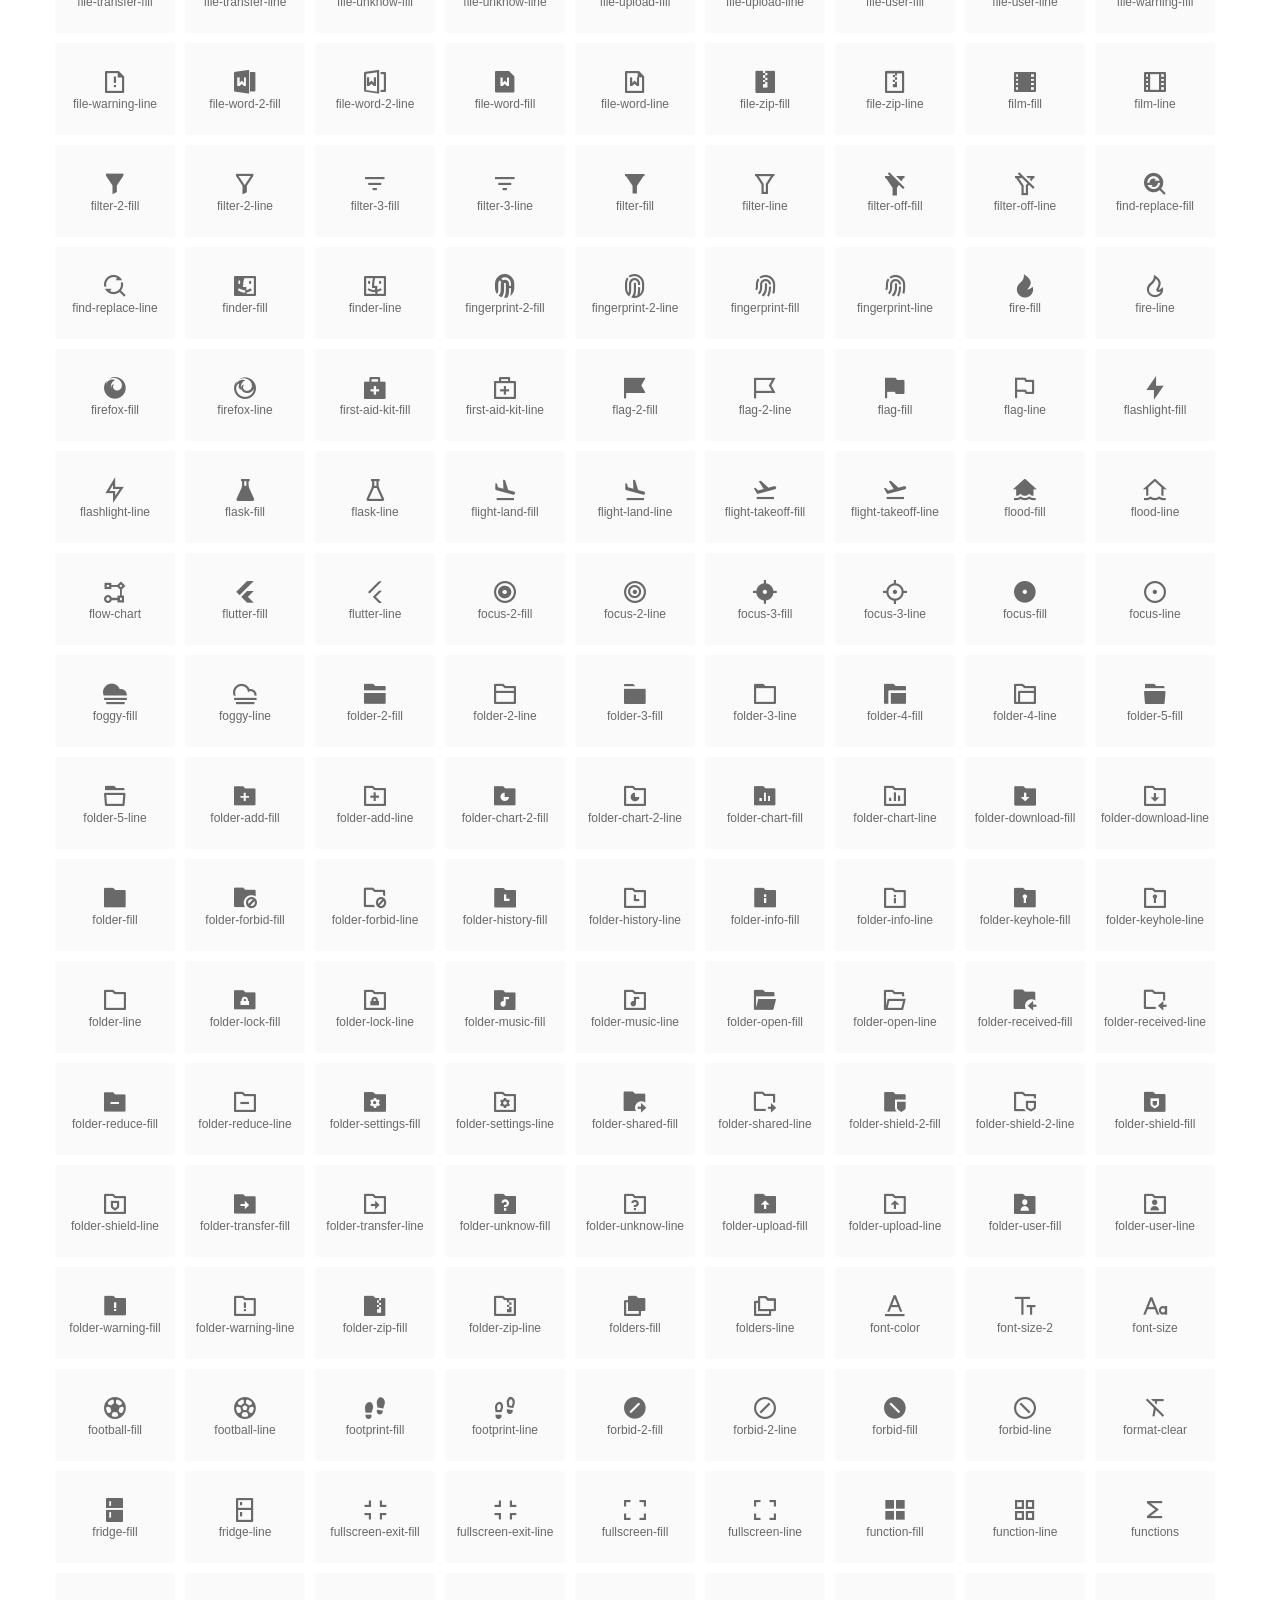
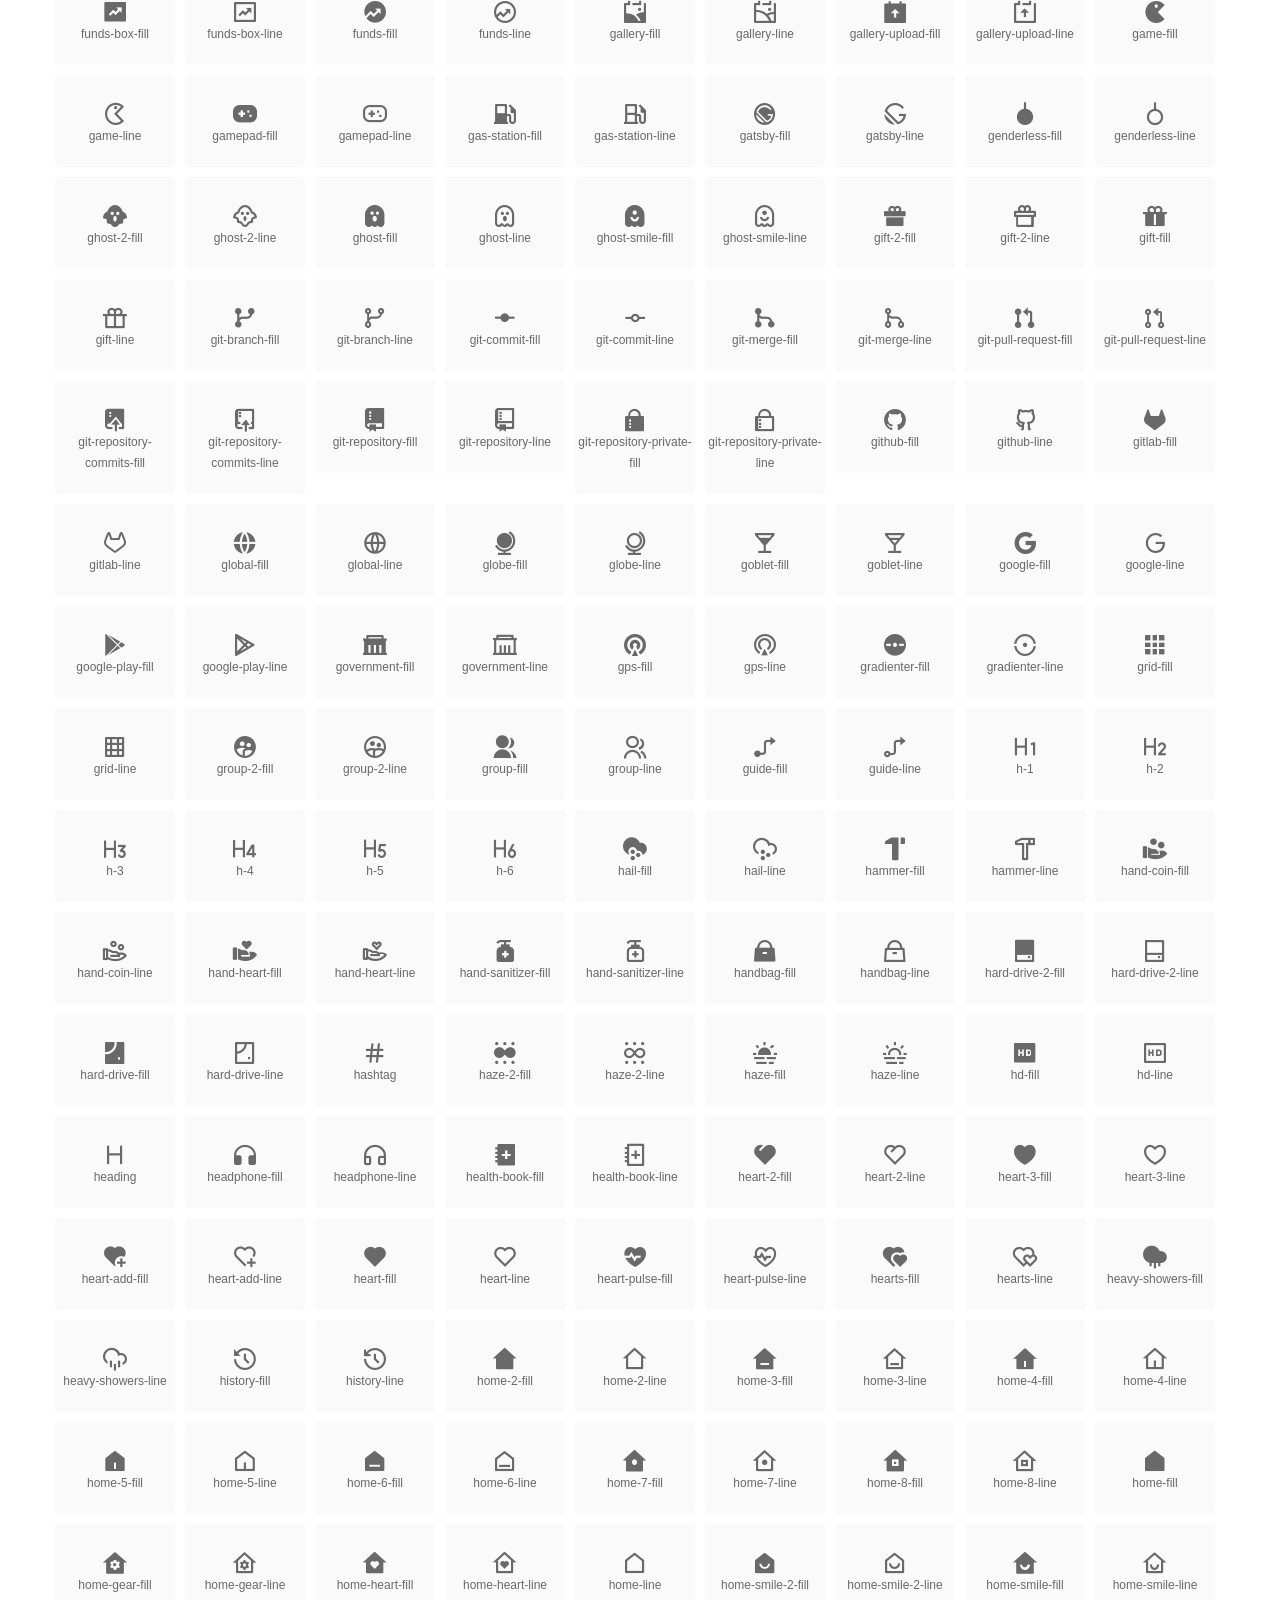
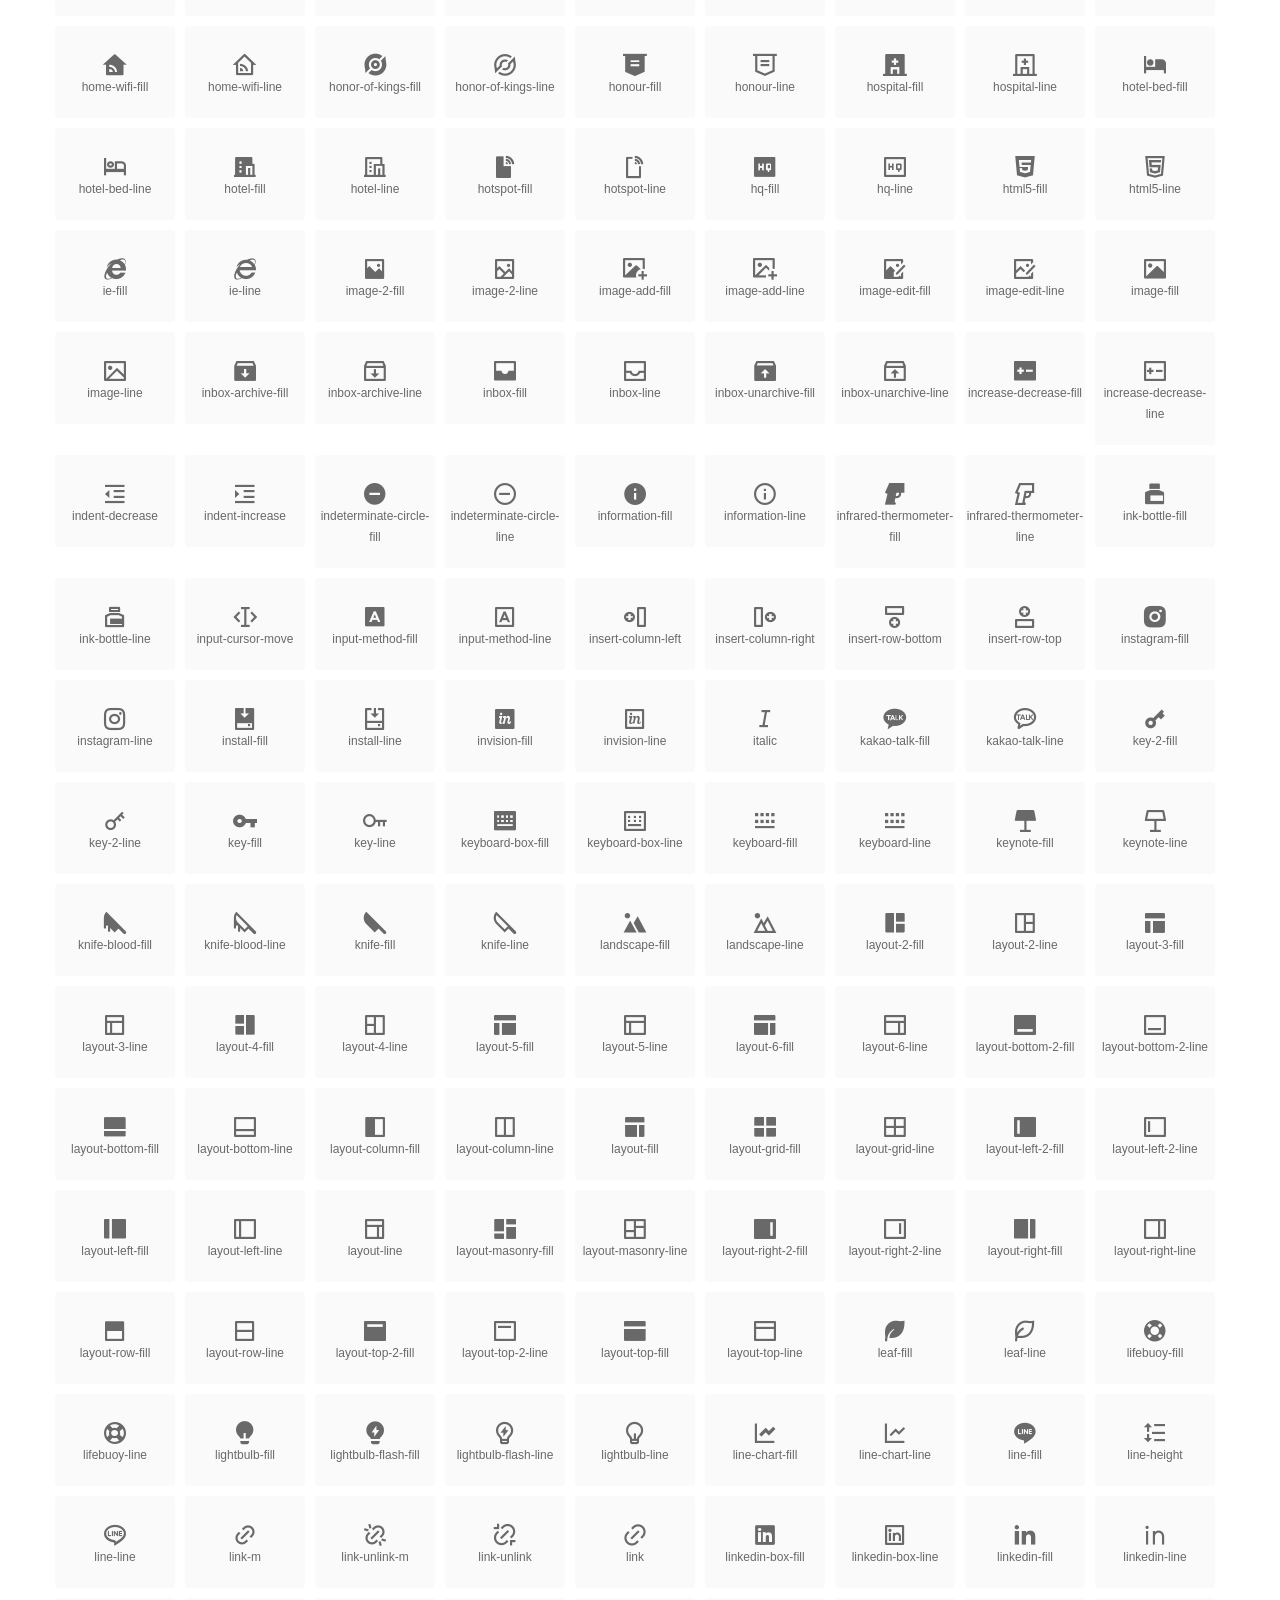
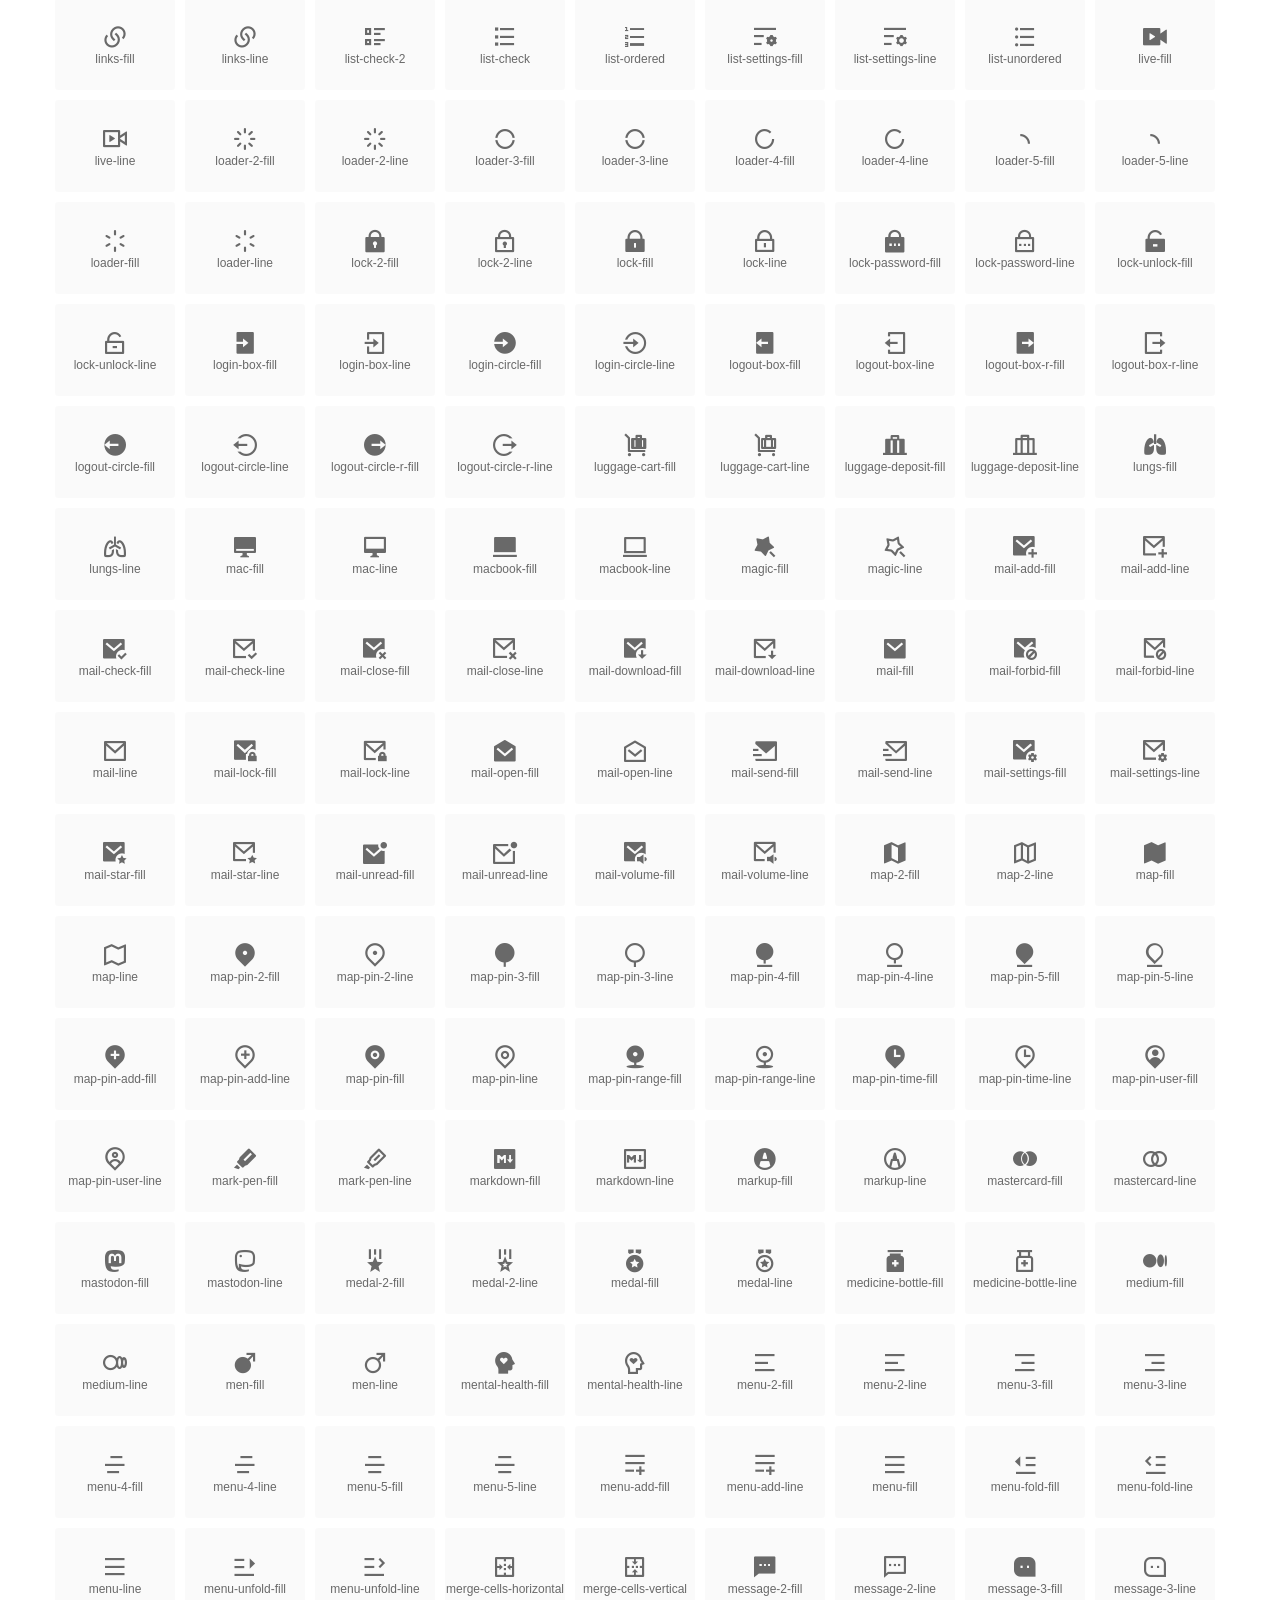
<file: assets/font/remixicons/index.html>
<!DOCTYPE html>
<html lang="en">
<head>
  <meta charset="UTF-8">
  <title>remixicon(4.1.0)</title>
  <meta name="viewport" content="width=device-width,minimum-scale=1.0,maximum-scale=1.0,user-scalable=no">
   
  <meta name="description" content="Remix Icon is a set of neutral system symbols carefully crafted for designers and developers, each icon is designed based on 24×24 grid">
   
  <meta name="keywords" content="remixicon,TTF,EOT,WOFF,WOFF2,SVG">
  
  
  
  <link rel="stylesheet" href="remixicon.css" />
  
  <style>
    *{margin: 0;padding: 0;list-style: none;}
    body { color: #696969; font: 12px/1.5 tahoma, arial, \5b8b\4f53, sans-serif; }
    a { color: #333; text-decoration: underline; }
    a:hover { color: rgb(9, 73, 209); }
    .header { color: #333; text-align: center; padding: 80px 0 60px 0; min-height: 153px; font-size: 14px; }
    .header .logo svg { height: 120px; width: 120px; }
    .header h1 { font-size: 42px; padding: 26px 0 10px 0; }
    .header sup {font-size: 14px; margin: 8px 0 0 8px; position: absolute; color: #7b7b7b; }
    .info {
      color: #999;
      font-weight: normal;
      max-width: 346px;
      margin: 0 auto;
      padding: 20px 0;
      font-size: 14px;
    }

    .icons { max-width: 1190px; margin: 0 auto; }
    .icons ul { text-align: center; }
    .icons ul li {
      vertical-align: top;
      width: 120px;
      display: inline-block;
      text-align: center;
      background-color: rgba(0,0,0,.02);
      border-radius: 3px;
      padding: 29px 0 10px 0;
      margin-right: 10px;
      margin-top: 10px;
      transition: all 0.6s ease;
    }
    .icons ul li:hover { background-color: rgba(0,0,0,.06); }
    .icons ul li:hover span { color: #3c75e4; opacity: 1; }
    .icons ul li .unicode { color: #8c8c8c; opacity: 0.3; }
    .icons ul li h4 {
      font-weight: normal;
      padding: 10px 0 5px 0;
      display: block;
      color: #8c8c8c;
      font-size: 14px;
      line-height: 12px;
      opacity: 0.8;
    }
    .icons ul li:hover h4 { opacity: 1; }
    .icons ul li svg { width: 24px; height: 24px; }
    .icons ul li:hover { color: #3c75e4; }
    .footer { text-align: center; padding: 10px 0 90px 0; }
    .footer a { text-align: center; padding: 10px 0 90px 0; color: #696969;}
    .footer a:hover { color: #0949d1; }
    .links { text-align: center; padding: 50px 0 0 0; font-size: 14px; }
    
    .icons ul li.class-icon { font-size: 21px; line-height: 21px; padding-bottom: 20px; }
    .icons ul li.class-icon p{ font-size: 12px; }
    .icons ul li.class-icon [class^="ri-"]{ font-size: 26px; }
    
    
    
  </style>
  
</head>

<body>
  
  <div class="header">
    
    <div class="logo">
      <a href="./"><svg width="160" height="32" viewBox="0 0 160 32" fill="none" xmlns="http://www.w3.org/2000/svg">
<path d="M121.5 9.80005C123.33 9.80005 124.984 10.5797 126.165 11.8344L124.75 13.2496C123.929 12.3549 122.773 11.8 121.5 11.8C119.029 11.8 117 13.891 117 16.5C117 19.1091 119.029 21.2 121.5 21.2C122.773 21.2 123.929 20.6452 124.75 19.7505L126.165 21.1657C124.984 22.4204 123.33 23.2 121.5 23.2C117.91 23.2 115 20.2004 115 16.5C115 12.7997 117.91 9.80005 121.5 9.80005Z" fill="#1A2947"/>
<path d="M113 10V23H111V10H113Z" fill="#1A2947"/>
<path d="M154 23V9.99988H152L152 19.6019L144.997 9.99988L143 10.0039V23H145L145 13.3969L152 23H154Z" fill="#1A2947"/>
<path d="M68 10V12H60V15.5H67V17.5H60V21H68V23H58V10H68Z" fill="#1A2947"/>
<path d="M82 10L77.4999 17.201L73 10H71V23H73V13.775L77.4999 20.975L82 13.773V23H84V10H82Z" fill="#1A2947"/>
<path d="M89 10V23H87V10H89Z" fill="#1A2947"/>
<path d="M96.9999 14.7565L93.6689 9.99951H91.2279L95.7789 16.4995L91.2289 22.9995H93.6689L96.9999 18.2435L100.33 22.9995H102.772L98.2209 16.4995L102.773 9.99951H100.33L96.9999 14.7565Z" fill="#1A2947"/>
<path fill-rule="evenodd" clip-rule="evenodd" d="M141 16.5C141 12.7997 138.09 9.80005 134.5 9.80005C130.91 9.80005 128 12.7997 128 16.5C128 20.2004 130.91 23.2 134.5 23.2C138.09 23.2 141 20.2004 141 16.5ZM130 16.5C130 13.891 132.029 11.8 134.5 11.8C136.971 11.8 139 13.891 139 16.5C139 19.1091 136.971 21.2 134.5 21.2C132.029 21.2 130 19.1091 130 16.5Z" fill="#1A2947"/>
<path fill-rule="evenodd" clip-rule="evenodd" d="M51 10C53.2091 10 55 11.7909 55 14C55 15.7175 53.9176 17.1821 52.3977 17.749L55.1901 22.999H52.9251L50.267 18H46V23H44V10H51ZM46 11.999V15.999L51 16C52.1046 16 53 15.1046 53 14C53 12.8955 52.1 12 51 12L46 11.999Z" fill="#1A2947"/>
<path fill-rule="evenodd" clip-rule="evenodd" d="M19.2887 3.00389C19.1928 3.0013 19.0965 3 19 3H3V24H19C24.799 24 29.5 19.299 29.5 13.5C29.5 12.7108 29.4129 11.942 29.2479 11.2025C28.2772 11.7119 27.1722 12 26 12C22.134 12 19 8.86599 19 5C19 4.30645 19.1009 3.63646 19.2887 3.00389Z" fill="url(#paint0_linear_960_1054)"/>
<g filter="url(#filter0_b_960_1054)">
<path fill-rule="evenodd" clip-rule="evenodd" d="M3 3L29 29H3V3Z" fill="url(#paint1_linear_960_1054)"/>
</g>
<circle cx="26" cy="5" r="4" fill="url(#paint2_linear_960_1054)"/>
<defs>
<filter id="filter0_b_960_1054" x="-2.43656" y="-2.43656" width="36.8731" height="36.8731" filterUnits="userSpaceOnUse" color-interpolation-filters="sRGB">
<feFlood flood-opacity="0" result="BackgroundImageFix"/>
<feGaussianBlur in="BackgroundImage" stdDeviation="2.71828"/>
<feComposite in2="SourceAlpha" operator="in" result="effect1_backgroundBlur_960_1054"/>
<feBlend mode="normal" in="SourceGraphic" in2="effect1_backgroundBlur_960_1054" result="shape"/>
</filter>
<linearGradient id="paint0_linear_960_1054" x1="3" y1="3" x2="3" y2="24" gradientUnits="userSpaceOnUse">
<stop stop-color="#05A0FA"/>
<stop offset="1" stop-color="#4785FF"/>
</linearGradient>
<linearGradient id="paint1_linear_960_1054" x1="3" y1="3" x2="3" y2="29" gradientUnits="userSpaceOnUse">
<stop stop-color="#1A8CFF"/>
<stop offset="1" stop-color="#0557FA"/>
</linearGradient>
<linearGradient id="paint2_linear_960_1054" x1="22" y1="1" x2="22" y2="9" gradientUnits="userSpaceOnUse">
<stop stop-color="#FF463A"/>
<stop offset="1" stop-color="#FF1F5A"/>
</linearGradient>
</defs>
</svg>
</a>
    </div>
    
    <h1>remixicon(4.1.0)<sup>1.0.0</sup></h1>
    <div class="info">
      Remix Icon is a set of neutral system symbols carefully crafted for designers and developers, each icon is designed based on 24×24 grid
    </div>
    <p>
      
      <a href="https://github.com/Remix-Design/remixicon.git">GitHub</a> · 
      
      <a href="index.html">Font Class</a> · 
      
      <a href="unicode.html">Unicode</a>
      
    </p>
  </div>
  <div class="icons">
    <ul>
      <li class="class-icon"><i class="ri-24-hours-fill"></i><p class="name">24-hours-fill</p></li><li class="class-icon"><i class="ri-24-hours-line"></i><p class="name">24-hours-line</p></li><li class="class-icon"><i class="ri-4k-fill"></i><p class="name">4k-fill</p></li><li class="class-icon"><i class="ri-4k-line"></i><p class="name">4k-line</p></li><li class="class-icon"><i class="ri-a-b"></i><p class="name">a-b</p></li><li class="class-icon"><i class="ri-account-box-fill"></i><p class="name">account-box-fill</p></li><li class="class-icon"><i class="ri-account-box-line"></i><p class="name">account-box-line</p></li><li class="class-icon"><i class="ri-account-circle-fill"></i><p class="name">account-circle-fill</p></li><li class="class-icon"><i class="ri-account-circle-line"></i><p class="name">account-circle-line</p></li><li class="class-icon"><i class="ri-account-pin-box-fill"></i><p class="name">account-pin-box-fill</p></li><li class="class-icon"><i class="ri-account-pin-box-line"></i><p class="name">account-pin-box-line</p></li><li class="class-icon"><i class="ri-account-pin-circle-fill"></i><p class="name">account-pin-circle-fill</p></li><li class="class-icon"><i class="ri-account-pin-circle-line"></i><p class="name">account-pin-circle-line</p></li><li class="class-icon"><i class="ri-add-box-fill"></i><p class="name">add-box-fill</p></li><li class="class-icon"><i class="ri-add-box-line"></i><p class="name">add-box-line</p></li><li class="class-icon"><i class="ri-add-circle-fill"></i><p class="name">add-circle-fill</p></li><li class="class-icon"><i class="ri-add-circle-line"></i><p class="name">add-circle-line</p></li><li class="class-icon"><i class="ri-add-fill"></i><p class="name">add-fill</p></li><li class="class-icon"><i class="ri-add-line"></i><p class="name">add-line</p></li><li class="class-icon"><i class="ri-admin-fill"></i><p class="name">admin-fill</p></li><li class="class-icon"><i class="ri-admin-line"></i><p class="name">admin-line</p></li><li class="class-icon"><i class="ri-advertisement-fill"></i><p class="name">advertisement-fill</p></li><li class="class-icon"><i class="ri-advertisement-line"></i><p class="name">advertisement-line</p></li><li class="class-icon"><i class="ri-airplay-fill"></i><p class="name">airplay-fill</p></li><li class="class-icon"><i class="ri-airplay-line"></i><p class="name">airplay-line</p></li><li class="class-icon"><i class="ri-alarm-fill"></i><p class="name">alarm-fill</p></li><li class="class-icon"><i class="ri-alarm-line"></i><p class="name">alarm-line</p></li><li class="class-icon"><i class="ri-alarm-warning-fill"></i><p class="name">alarm-warning-fill</p></li><li class="class-icon"><i class="ri-alarm-warning-line"></i><p class="name">alarm-warning-line</p></li><li class="class-icon"><i class="ri-album-fill"></i><p class="name">album-fill</p></li><li class="class-icon"><i class="ri-album-line"></i><p class="name">album-line</p></li><li class="class-icon"><i class="ri-alert-fill"></i><p class="name">alert-fill</p></li><li class="class-icon"><i class="ri-alert-line"></i><p class="name">alert-line</p></li><li class="class-icon"><i class="ri-aliens-fill"></i><p class="name">aliens-fill</p></li><li class="class-icon"><i class="ri-aliens-line"></i><p class="name">aliens-line</p></li><li class="class-icon"><i class="ri-align-bottom"></i><p class="name">align-bottom</p></li><li class="class-icon"><i class="ri-align-center"></i><p class="name">align-center</p></li><li class="class-icon"><i class="ri-align-justify"></i><p class="name">align-justify</p></li><li class="class-icon"><i class="ri-align-left"></i><p class="name">align-left</p></li><li class="class-icon"><i class="ri-align-right"></i><p class="name">align-right</p></li><li class="class-icon"><i class="ri-align-top"></i><p class="name">align-top</p></li><li class="class-icon"><i class="ri-align-vertically"></i><p class="name">align-vertically</p></li><li class="class-icon"><i class="ri-alipay-fill"></i><p class="name">alipay-fill</p></li><li class="class-icon"><i class="ri-alipay-line"></i><p class="name">alipay-line</p></li><li class="class-icon"><i class="ri-amazon-fill"></i><p class="name">amazon-fill</p></li><li class="class-icon"><i class="ri-amazon-line"></i><p class="name">amazon-line</p></li><li class="class-icon"><i class="ri-anchor-fill"></i><p class="name">anchor-fill</p></li><li class="class-icon"><i class="ri-anchor-line"></i><p class="name">anchor-line</p></li><li class="class-icon"><i class="ri-ancient-gate-fill"></i><p class="name">ancient-gate-fill</p></li><li class="class-icon"><i class="ri-ancient-gate-line"></i><p class="name">ancient-gate-line</p></li><li class="class-icon"><i class="ri-ancient-pavilion-fill"></i><p class="name">ancient-pavilion-fill</p></li><li class="class-icon"><i class="ri-ancient-pavilion-line"></i><p class="name">ancient-pavilion-line</p></li><li class="class-icon"><i class="ri-android-fill"></i><p class="name">android-fill</p></li><li class="class-icon"><i class="ri-android-line"></i><p class="name">android-line</p></li><li class="class-icon"><i class="ri-angularjs-fill"></i><p class="name">angularjs-fill</p></li><li class="class-icon"><i class="ri-angularjs-line"></i><p class="name">angularjs-line</p></li><li class="class-icon"><i class="ri-anticlockwise-2-fill"></i><p class="name">anticlockwise-2-fill</p></li><li class="class-icon"><i class="ri-anticlockwise-2-line"></i><p class="name">anticlockwise-2-line</p></li><li class="class-icon"><i class="ri-anticlockwise-fill"></i><p class="name">anticlockwise-fill</p></li><li class="class-icon"><i class="ri-anticlockwise-line"></i><p class="name">anticlockwise-line</p></li><li class="class-icon"><i class="ri-app-store-fill"></i><p class="name">app-store-fill</p></li><li class="class-icon"><i class="ri-app-store-line"></i><p class="name">app-store-line</p></li><li class="class-icon"><i class="ri-apple-fill"></i><p class="name">apple-fill</p></li><li class="class-icon"><i class="ri-apple-line"></i><p class="name">apple-line</p></li><li class="class-icon"><i class="ri-apps-2-fill"></i><p class="name">apps-2-fill</p></li><li class="class-icon"><i class="ri-apps-2-line"></i><p class="name">apps-2-line</p></li><li class="class-icon"><i class="ri-apps-fill"></i><p class="name">apps-fill</p></li><li class="class-icon"><i class="ri-apps-line"></i><p class="name">apps-line</p></li><li class="class-icon"><i class="ri-archive-drawer-fill"></i><p class="name">archive-drawer-fill</p></li><li class="class-icon"><i class="ri-archive-drawer-line"></i><p class="name">archive-drawer-line</p></li><li class="class-icon"><i class="ri-archive-fill"></i><p class="name">archive-fill</p></li><li class="class-icon"><i class="ri-archive-line"></i><p class="name">archive-line</p></li><li class="class-icon"><i class="ri-arrow-down-circle-fill"></i><p class="name">arrow-down-circle-fill</p></li><li class="class-icon"><i class="ri-arrow-down-circle-line"></i><p class="name">arrow-down-circle-line</p></li><li class="class-icon"><i class="ri-arrow-down-fill"></i><p class="name">arrow-down-fill</p></li><li class="class-icon"><i class="ri-arrow-down-line"></i><p class="name">arrow-down-line</p></li><li class="class-icon"><i class="ri-arrow-down-s-fill"></i><p class="name">arrow-down-s-fill</p></li><li class="class-icon"><i class="ri-arrow-down-s-line"></i><p class="name">arrow-down-s-line</p></li><li class="class-icon"><i class="ri-arrow-drop-down-fill"></i><p class="name">arrow-drop-down-fill</p></li><li class="class-icon"><i class="ri-arrow-drop-down-line"></i><p class="name">arrow-drop-down-line</p></li><li class="class-icon"><i class="ri-arrow-drop-left-fill"></i><p class="name">arrow-drop-left-fill</p></li><li class="class-icon"><i class="ri-arrow-drop-left-line"></i><p class="name">arrow-drop-left-line</p></li><li class="class-icon"><i class="ri-arrow-drop-right-fill"></i><p class="name">arrow-drop-right-fill</p></li><li class="class-icon"><i class="ri-arrow-drop-right-line"></i><p class="name">arrow-drop-right-line</p></li><li class="class-icon"><i class="ri-arrow-drop-up-fill"></i><p class="name">arrow-drop-up-fill</p></li><li class="class-icon"><i class="ri-arrow-drop-up-line"></i><p class="name">arrow-drop-up-line</p></li><li class="class-icon"><i class="ri-arrow-go-back-fill"></i><p class="name">arrow-go-back-fill</p></li><li class="class-icon"><i class="ri-arrow-go-back-line"></i><p class="name">arrow-go-back-line</p></li><li class="class-icon"><i class="ri-arrow-go-forward-fill"></i><p class="name">arrow-go-forward-fill</p></li><li class="class-icon"><i class="ri-arrow-go-forward-line"></i><p class="name">arrow-go-forward-line</p></li><li class="class-icon"><i class="ri-arrow-left-circle-fill"></i><p class="name">arrow-left-circle-fill</p></li><li class="class-icon"><i class="ri-arrow-left-circle-line"></i><p class="name">arrow-left-circle-line</p></li><li class="class-icon"><i class="ri-arrow-left-down-fill"></i><p class="name">arrow-left-down-fill</p></li><li class="class-icon"><i class="ri-arrow-left-down-line"></i><p class="name">arrow-left-down-line</p></li><li class="class-icon"><i class="ri-arrow-left-fill"></i><p class="name">arrow-left-fill</p></li><li class="class-icon"><i class="ri-arrow-left-line"></i><p class="name">arrow-left-line</p></li><li class="class-icon"><i class="ri-arrow-left-right-fill"></i><p class="name">arrow-left-right-fill</p></li><li class="class-icon"><i class="ri-arrow-left-right-line"></i><p class="name">arrow-left-right-line</p></li><li class="class-icon"><i class="ri-arrow-left-s-fill"></i><p class="name">arrow-left-s-fill</p></li><li class="class-icon"><i class="ri-arrow-left-s-line"></i><p class="name">arrow-left-s-line</p></li><li class="class-icon"><i class="ri-arrow-left-up-fill"></i><p class="name">arrow-left-up-fill</p></li><li class="class-icon"><i class="ri-arrow-left-up-line"></i><p class="name">arrow-left-up-line</p></li><li class="class-icon"><i class="ri-arrow-right-circle-fill"></i><p class="name">arrow-right-circle-fill</p></li><li class="class-icon"><i class="ri-arrow-right-circle-line"></i><p class="name">arrow-right-circle-line</p></li><li class="class-icon"><i class="ri-arrow-right-down-fill"></i><p class="name">arrow-right-down-fill</p></li><li class="class-icon"><i class="ri-arrow-right-down-line"></i><p class="name">arrow-right-down-line</p></li><li class="class-icon"><i class="ri-arrow-right-fill"></i><p class="name">arrow-right-fill</p></li><li class="class-icon"><i class="ri-arrow-right-line"></i><p class="name">arrow-right-line</p></li><li class="class-icon"><i class="ri-arrow-right-s-fill"></i><p class="name">arrow-right-s-fill</p></li><li class="class-icon"><i class="ri-arrow-right-s-line"></i><p class="name">arrow-right-s-line</p></li><li class="class-icon"><i class="ri-arrow-right-up-fill"></i><p class="name">arrow-right-up-fill</p></li><li class="class-icon"><i class="ri-arrow-right-up-line"></i><p class="name">arrow-right-up-line</p></li><li class="class-icon"><i class="ri-arrow-up-circle-fill"></i><p class="name">arrow-up-circle-fill</p></li><li class="class-icon"><i class="ri-arrow-up-circle-line"></i><p class="name">arrow-up-circle-line</p></li><li class="class-icon"><i class="ri-arrow-up-down-fill"></i><p class="name">arrow-up-down-fill</p></li><li class="class-icon"><i class="ri-arrow-up-down-line"></i><p class="name">arrow-up-down-line</p></li><li class="class-icon"><i class="ri-arrow-up-fill"></i><p class="name">arrow-up-fill</p></li><li class="class-icon"><i class="ri-arrow-up-line"></i><p class="name">arrow-up-line</p></li><li class="class-icon"><i class="ri-arrow-up-s-fill"></i><p class="name">arrow-up-s-fill</p></li><li class="class-icon"><i class="ri-arrow-up-s-line"></i><p class="name">arrow-up-s-line</p></li><li class="class-icon"><i class="ri-artboard-2-fill"></i><p class="name">artboard-2-fill</p></li><li class="class-icon"><i class="ri-artboard-2-line"></i><p class="name">artboard-2-line</p></li><li class="class-icon"><i class="ri-artboard-fill"></i><p class="name">artboard-fill</p></li><li class="class-icon"><i class="ri-artboard-line"></i><p class="name">artboard-line</p></li><li class="class-icon"><i class="ri-article-fill"></i><p class="name">article-fill</p></li><li class="class-icon"><i class="ri-article-line"></i><p class="name">article-line</p></li><li class="class-icon"><i class="ri-aspect-ratio-fill"></i><p class="name">aspect-ratio-fill</p></li><li class="class-icon"><i class="ri-aspect-ratio-line"></i><p class="name">aspect-ratio-line</p></li><li class="class-icon"><i class="ri-asterisk"></i><p class="name">asterisk</p></li><li class="class-icon"><i class="ri-at-fill"></i><p class="name">at-fill</p></li><li class="class-icon"><i class="ri-at-line"></i><p class="name">at-line</p></li><li class="class-icon"><i class="ri-attachment-2"></i><p class="name">attachment-2</p></li><li class="class-icon"><i class="ri-attachment-fill"></i><p class="name">attachment-fill</p></li><li class="class-icon"><i class="ri-attachment-line"></i><p class="name">attachment-line</p></li><li class="class-icon"><i class="ri-auction-fill"></i><p class="name">auction-fill</p></li><li class="class-icon"><i class="ri-auction-line"></i><p class="name">auction-line</p></li><li class="class-icon"><i class="ri-award-fill"></i><p class="name">award-fill</p></li><li class="class-icon"><i class="ri-award-line"></i><p class="name">award-line</p></li><li class="class-icon"><i class="ri-baidu-fill"></i><p class="name">baidu-fill</p></li><li class="class-icon"><i class="ri-baidu-line"></i><p class="name">baidu-line</p></li><li class="class-icon"><i class="ri-ball-pen-fill"></i><p class="name">ball-pen-fill</p></li><li class="class-icon"><i class="ri-ball-pen-line"></i><p class="name">ball-pen-line</p></li><li class="class-icon"><i class="ri-bank-card-2-fill"></i><p class="name">bank-card-2-fill</p></li><li class="class-icon"><i class="ri-bank-card-2-line"></i><p class="name">bank-card-2-line</p></li><li class="class-icon"><i class="ri-bank-card-fill"></i><p class="name">bank-card-fill</p></li><li class="class-icon"><i class="ri-bank-card-line"></i><p class="name">bank-card-line</p></li><li class="class-icon"><i class="ri-bank-fill"></i><p class="name">bank-fill</p></li><li class="class-icon"><i class="ri-bank-line"></i><p class="name">bank-line</p></li><li class="class-icon"><i class="ri-bar-chart-2-fill"></i><p class="name">bar-chart-2-fill</p></li><li class="class-icon"><i class="ri-bar-chart-2-line"></i><p class="name">bar-chart-2-line</p></li><li class="class-icon"><i class="ri-bar-chart-box-fill"></i><p class="name">bar-chart-box-fill</p></li><li class="class-icon"><i class="ri-bar-chart-box-line"></i><p class="name">bar-chart-box-line</p></li><li class="class-icon"><i class="ri-bar-chart-fill"></i><p class="name">bar-chart-fill</p></li><li class="class-icon"><i class="ri-bar-chart-grouped-fill"></i><p class="name">bar-chart-grouped-fill</p></li><li class="class-icon"><i class="ri-bar-chart-grouped-line"></i><p class="name">bar-chart-grouped-line</p></li><li class="class-icon"><i class="ri-bar-chart-horizontal-fill"></i><p class="name">bar-chart-horizontal-fill</p></li><li class="class-icon"><i class="ri-bar-chart-horizontal-line"></i><p class="name">bar-chart-horizontal-line</p></li><li class="class-icon"><i class="ri-bar-chart-line"></i><p class="name">bar-chart-line</p></li><li class="class-icon"><i class="ri-barcode-box-fill"></i><p class="name">barcode-box-fill</p></li><li class="class-icon"><i class="ri-barcode-box-line"></i><p class="name">barcode-box-line</p></li><li class="class-icon"><i class="ri-barcode-fill"></i><p class="name">barcode-fill</p></li><li class="class-icon"><i class="ri-barcode-line"></i><p class="name">barcode-line</p></li><li class="class-icon"><i class="ri-barricade-fill"></i><p class="name">barricade-fill</p></li><li class="class-icon"><i class="ri-barricade-line"></i><p class="name">barricade-line</p></li><li class="class-icon"><i class="ri-base-station-fill"></i><p class="name">base-station-fill</p></li><li class="class-icon"><i class="ri-base-station-line"></i><p class="name">base-station-line</p></li><li class="class-icon"><i class="ri-basketball-fill"></i><p class="name">basketball-fill</p></li><li class="class-icon"><i class="ri-basketball-line"></i><p class="name">basketball-line</p></li><li class="class-icon"><i class="ri-battery-2-charge-fill"></i><p class="name">battery-2-charge-fill</p></li><li class="class-icon"><i class="ri-battery-2-charge-line"></i><p class="name">battery-2-charge-line</p></li><li class="class-icon"><i class="ri-battery-2-fill"></i><p class="name">battery-2-fill</p></li><li class="class-icon"><i class="ri-battery-2-line"></i><p class="name">battery-2-line</p></li><li class="class-icon"><i class="ri-battery-charge-fill"></i><p class="name">battery-charge-fill</p></li><li class="class-icon"><i class="ri-battery-charge-line"></i><p class="name">battery-charge-line</p></li><li class="class-icon"><i class="ri-battery-fill"></i><p class="name">battery-fill</p></li><li class="class-icon"><i class="ri-battery-line"></i><p class="name">battery-line</p></li><li class="class-icon"><i class="ri-battery-low-fill"></i><p class="name">battery-low-fill</p></li><li class="class-icon"><i class="ri-battery-low-line"></i><p class="name">battery-low-line</p></li><li class="class-icon"><i class="ri-battery-saver-fill"></i><p class="name">battery-saver-fill</p></li><li class="class-icon"><i class="ri-battery-saver-line"></i><p class="name">battery-saver-line</p></li><li class="class-icon"><i class="ri-battery-share-fill"></i><p class="name">battery-share-fill</p></li><li class="class-icon"><i class="ri-battery-share-line"></i><p class="name">battery-share-line</p></li><li class="class-icon"><i class="ri-bear-smile-fill"></i><p class="name">bear-smile-fill</p></li><li class="class-icon"><i class="ri-bear-smile-line"></i><p class="name">bear-smile-line</p></li><li class="class-icon"><i class="ri-behance-fill"></i><p class="name">behance-fill</p></li><li class="class-icon"><i class="ri-behance-line"></i><p class="name">behance-line</p></li><li class="class-icon"><i class="ri-bell-fill"></i><p class="name">bell-fill</p></li><li class="class-icon"><i class="ri-bell-line"></i><p class="name">bell-line</p></li><li class="class-icon"><i class="ri-bike-fill"></i><p class="name">bike-fill</p></li><li class="class-icon"><i class="ri-bike-line"></i><p class="name">bike-line</p></li><li class="class-icon"><i class="ri-bilibili-fill"></i><p class="name">bilibili-fill</p></li><li class="class-icon"><i class="ri-bilibili-line"></i><p class="name">bilibili-line</p></li><li class="class-icon"><i class="ri-bill-fill"></i><p class="name">bill-fill</p></li><li class="class-icon"><i class="ri-bill-line"></i><p class="name">bill-line</p></li><li class="class-icon"><i class="ri-billiards-fill"></i><p class="name">billiards-fill</p></li><li class="class-icon"><i class="ri-billiards-line"></i><p class="name">billiards-line</p></li><li class="class-icon"><i class="ri-bit-coin-fill"></i><p class="name">bit-coin-fill</p></li><li class="class-icon"><i class="ri-bit-coin-line"></i><p class="name">bit-coin-line</p></li><li class="class-icon"><i class="ri-blaze-fill"></i><p class="name">blaze-fill</p></li><li class="class-icon"><i class="ri-blaze-line"></i><p class="name">blaze-line</p></li><li class="class-icon"><i class="ri-bluetooth-connect-fill"></i><p class="name">bluetooth-connect-fill</p></li><li class="class-icon"><i class="ri-bluetooth-connect-line"></i><p class="name">bluetooth-connect-line</p></li><li class="class-icon"><i class="ri-bluetooth-fill"></i><p class="name">bluetooth-fill</p></li><li class="class-icon"><i class="ri-bluetooth-line"></i><p class="name">bluetooth-line</p></li><li class="class-icon"><i class="ri-blur-off-fill"></i><p class="name">blur-off-fill</p></li><li class="class-icon"><i class="ri-blur-off-line"></i><p class="name">blur-off-line</p></li><li class="class-icon"><i class="ri-body-scan-fill"></i><p class="name">body-scan-fill</p></li><li class="class-icon"><i class="ri-body-scan-line"></i><p class="name">body-scan-line</p></li><li class="class-icon"><i class="ri-bold"></i><p class="name">bold</p></li><li class="class-icon"><i class="ri-book-2-fill"></i><p class="name">book-2-fill</p></li><li class="class-icon"><i class="ri-book-2-line"></i><p class="name">book-2-line</p></li><li class="class-icon"><i class="ri-book-3-fill"></i><p class="name">book-3-fill</p></li><li class="class-icon"><i class="ri-book-3-line"></i><p class="name">book-3-line</p></li><li class="class-icon"><i class="ri-book-fill"></i><p class="name">book-fill</p></li><li class="class-icon"><i class="ri-book-line"></i><p class="name">book-line</p></li><li class="class-icon"><i class="ri-book-marked-fill"></i><p class="name">book-marked-fill</p></li><li class="class-icon"><i class="ri-book-marked-line"></i><p class="name">book-marked-line</p></li><li class="class-icon"><i class="ri-book-open-fill"></i><p class="name">book-open-fill</p></li><li class="class-icon"><i class="ri-book-open-line"></i><p class="name">book-open-line</p></li><li class="class-icon"><i class="ri-book-read-fill"></i><p class="name">book-read-fill</p></li><li class="class-icon"><i class="ri-book-read-line"></i><p class="name">book-read-line</p></li><li class="class-icon"><i class="ri-booklet-fill"></i><p class="name">booklet-fill</p></li><li class="class-icon"><i class="ri-booklet-line"></i><p class="name">booklet-line</p></li><li class="class-icon"><i class="ri-bookmark-2-fill"></i><p class="name">bookmark-2-fill</p></li><li class="class-icon"><i class="ri-bookmark-2-line"></i><p class="name">bookmark-2-line</p></li><li class="class-icon"><i class="ri-bookmark-3-fill"></i><p class="name">bookmark-3-fill</p></li><li class="class-icon"><i class="ri-bookmark-3-line"></i><p class="name">bookmark-3-line</p></li><li class="class-icon"><i class="ri-bookmark-fill"></i><p class="name">bookmark-fill</p></li><li class="class-icon"><i class="ri-bookmark-line"></i><p class="name">bookmark-line</p></li><li class="class-icon"><i class="ri-boxing-fill"></i><p class="name">boxing-fill</p></li><li class="class-icon"><i class="ri-boxing-line"></i><p class="name">boxing-line</p></li><li class="class-icon"><i class="ri-braces-fill"></i><p class="name">braces-fill</p></li><li class="class-icon"><i class="ri-braces-line"></i><p class="name">braces-line</p></li><li class="class-icon"><i class="ri-brackets-fill"></i><p class="name">brackets-fill</p></li><li class="class-icon"><i class="ri-brackets-line"></i><p class="name">brackets-line</p></li><li class="class-icon"><i class="ri-briefcase-2-fill"></i><p class="name">briefcase-2-fill</p></li><li class="class-icon"><i class="ri-briefcase-2-line"></i><p class="name">briefcase-2-line</p></li><li class="class-icon"><i class="ri-briefcase-3-fill"></i><p class="name">briefcase-3-fill</p></li><li class="class-icon"><i class="ri-briefcase-3-line"></i><p class="name">briefcase-3-line</p></li><li class="class-icon"><i class="ri-briefcase-4-fill"></i><p class="name">briefcase-4-fill</p></li><li class="class-icon"><i class="ri-briefcase-4-line"></i><p class="name">briefcase-4-line</p></li><li class="class-icon"><i class="ri-briefcase-5-fill"></i><p class="name">briefcase-5-fill</p></li><li class="class-icon"><i class="ri-briefcase-5-line"></i><p class="name">briefcase-5-line</p></li><li class="class-icon"><i class="ri-briefcase-fill"></i><p class="name">briefcase-fill</p></li><li class="class-icon"><i class="ri-briefcase-line"></i><p class="name">briefcase-line</p></li><li class="class-icon"><i class="ri-bring-forward"></i><p class="name">bring-forward</p></li><li class="class-icon"><i class="ri-bring-to-front"></i><p class="name">bring-to-front</p></li><li class="class-icon"><i class="ri-broadcast-fill"></i><p class="name">broadcast-fill</p></li><li class="class-icon"><i class="ri-broadcast-line"></i><p class="name">broadcast-line</p></li><li class="class-icon"><i class="ri-brush-2-fill"></i><p class="name">brush-2-fill</p></li><li class="class-icon"><i class="ri-brush-2-line"></i><p class="name">brush-2-line</p></li><li class="class-icon"><i class="ri-brush-3-fill"></i><p class="name">brush-3-fill</p></li><li class="class-icon"><i class="ri-brush-3-line"></i><p class="name">brush-3-line</p></li><li class="class-icon"><i class="ri-brush-4-fill"></i><p class="name">brush-4-fill</p></li><li class="class-icon"><i class="ri-brush-4-line"></i><p class="name">brush-4-line</p></li><li class="class-icon"><i class="ri-brush-fill"></i><p class="name">brush-fill</p></li><li class="class-icon"><i class="ri-brush-line"></i><p class="name">brush-line</p></li><li class="class-icon"><i class="ri-bubble-chart-fill"></i><p class="name">bubble-chart-fill</p></li><li class="class-icon"><i class="ri-bubble-chart-line"></i><p class="name">bubble-chart-line</p></li><li class="class-icon"><i class="ri-bug-2-fill"></i><p class="name">bug-2-fill</p></li><li class="class-icon"><i class="ri-bug-2-line"></i><p class="name">bug-2-line</p></li><li class="class-icon"><i class="ri-bug-fill"></i><p class="name">bug-fill</p></li><li class="class-icon"><i class="ri-bug-line"></i><p class="name">bug-line</p></li><li class="class-icon"><i class="ri-building-2-fill"></i><p class="name">building-2-fill</p></li><li class="class-icon"><i class="ri-building-2-line"></i><p class="name">building-2-line</p></li><li class="class-icon"><i class="ri-building-3-fill"></i><p class="name">building-3-fill</p></li><li class="class-icon"><i class="ri-building-3-line"></i><p class="name">building-3-line</p></li><li class="class-icon"><i class="ri-building-4-fill"></i><p class="name">building-4-fill</p></li><li class="class-icon"><i class="ri-building-4-line"></i><p class="name">building-4-line</p></li><li class="class-icon"><i class="ri-building-fill"></i><p class="name">building-fill</p></li><li class="class-icon"><i class="ri-building-line"></i><p class="name">building-line</p></li><li class="class-icon"><i class="ri-bus-2-fill"></i><p class="name">bus-2-fill</p></li><li class="class-icon"><i class="ri-bus-2-line"></i><p class="name">bus-2-line</p></li><li class="class-icon"><i class="ri-bus-fill"></i><p class="name">bus-fill</p></li><li class="class-icon"><i class="ri-bus-line"></i><p class="name">bus-line</p></li><li class="class-icon"><i class="ri-bus-wifi-fill"></i><p class="name">bus-wifi-fill</p></li><li class="class-icon"><i class="ri-bus-wifi-line"></i><p class="name">bus-wifi-line</p></li><li class="class-icon"><i class="ri-cactus-fill"></i><p class="name">cactus-fill</p></li><li class="class-icon"><i class="ri-cactus-line"></i><p class="name">cactus-line</p></li><li class="class-icon"><i class="ri-cake-2-fill"></i><p class="name">cake-2-fill</p></li><li class="class-icon"><i class="ri-cake-2-line"></i><p class="name">cake-2-line</p></li><li class="class-icon"><i class="ri-cake-3-fill"></i><p class="name">cake-3-fill</p></li><li class="class-icon"><i class="ri-cake-3-line"></i><p class="name">cake-3-line</p></li><li class="class-icon"><i class="ri-cake-fill"></i><p class="name">cake-fill</p></li><li class="class-icon"><i class="ri-cake-line"></i><p class="name">cake-line</p></li><li class="class-icon"><i class="ri-calculator-fill"></i><p class="name">calculator-fill</p></li><li class="class-icon"><i class="ri-calculator-line"></i><p class="name">calculator-line</p></li><li class="class-icon"><i class="ri-calendar-2-fill"></i><p class="name">calendar-2-fill</p></li><li class="class-icon"><i class="ri-calendar-2-line"></i><p class="name">calendar-2-line</p></li><li class="class-icon"><i class="ri-calendar-check-fill"></i><p class="name">calendar-check-fill</p></li><li class="class-icon"><i class="ri-calendar-check-line"></i><p class="name">calendar-check-line</p></li><li class="class-icon"><i class="ri-calendar-event-fill"></i><p class="name">calendar-event-fill</p></li><li class="class-icon"><i class="ri-calendar-event-line"></i><p class="name">calendar-event-line</p></li><li class="class-icon"><i class="ri-calendar-fill"></i><p class="name">calendar-fill</p></li><li class="class-icon"><i class="ri-calendar-line"></i><p class="name">calendar-line</p></li><li class="class-icon"><i class="ri-calendar-todo-fill"></i><p class="name">calendar-todo-fill</p></li><li class="class-icon"><i class="ri-calendar-todo-line"></i><p class="name">calendar-todo-line</p></li><li class="class-icon"><i class="ri-camera-2-fill"></i><p class="name">camera-2-fill</p></li><li class="class-icon"><i class="ri-camera-2-line"></i><p class="name">camera-2-line</p></li><li class="class-icon"><i class="ri-camera-3-fill"></i><p class="name">camera-3-fill</p></li><li class="class-icon"><i class="ri-camera-3-line"></i><p class="name">camera-3-line</p></li><li class="class-icon"><i class="ri-camera-fill"></i><p class="name">camera-fill</p></li><li class="class-icon"><i class="ri-camera-lens-fill"></i><p class="name">camera-lens-fill</p></li><li class="class-icon"><i class="ri-camera-lens-line"></i><p class="name">camera-lens-line</p></li><li class="class-icon"><i class="ri-camera-line"></i><p class="name">camera-line</p></li><li class="class-icon"><i class="ri-camera-off-fill"></i><p class="name">camera-off-fill</p></li><li class="class-icon"><i class="ri-camera-off-line"></i><p class="name">camera-off-line</p></li><li class="class-icon"><i class="ri-camera-switch-fill"></i><p class="name">camera-switch-fill</p></li><li class="class-icon"><i class="ri-camera-switch-line"></i><p class="name">camera-switch-line</p></li><li class="class-icon"><i class="ri-capsule-fill"></i><p class="name">capsule-fill</p></li><li class="class-icon"><i class="ri-capsule-line"></i><p class="name">capsule-line</p></li><li class="class-icon"><i class="ri-car-fill"></i><p class="name">car-fill</p></li><li class="class-icon"><i class="ri-car-line"></i><p class="name">car-line</p></li><li class="class-icon"><i class="ri-car-washing-fill"></i><p class="name">car-washing-fill</p></li><li class="class-icon"><i class="ri-car-washing-line"></i><p class="name">car-washing-line</p></li><li class="class-icon"><i class="ri-caravan-fill"></i><p class="name">caravan-fill</p></li><li class="class-icon"><i class="ri-caravan-line"></i><p class="name">caravan-line</p></li><li class="class-icon"><i class="ri-cast-fill"></i><p class="name">cast-fill</p></li><li class="class-icon"><i class="ri-cast-line"></i><p class="name">cast-line</p></li><li class="class-icon"><i class="ri-cellphone-fill"></i><p class="name">cellphone-fill</p></li><li class="class-icon"><i class="ri-cellphone-line"></i><p class="name">cellphone-line</p></li><li class="class-icon"><i class="ri-celsius-fill"></i><p class="name">celsius-fill</p></li><li class="class-icon"><i class="ri-celsius-line"></i><p class="name">celsius-line</p></li><li class="class-icon"><i class="ri-centos-fill"></i><p class="name">centos-fill</p></li><li class="class-icon"><i class="ri-centos-line"></i><p class="name">centos-line</p></li><li class="class-icon"><i class="ri-character-recognition-fill"></i><p class="name">character-recognition-fill</p></li><li class="class-icon"><i class="ri-character-recognition-line"></i><p class="name">character-recognition-line</p></li><li class="class-icon"><i class="ri-charging-pile-2-fill"></i><p class="name">charging-pile-2-fill</p></li><li class="class-icon"><i class="ri-charging-pile-2-line"></i><p class="name">charging-pile-2-line</p></li><li class="class-icon"><i class="ri-charging-pile-fill"></i><p class="name">charging-pile-fill</p></li><li class="class-icon"><i class="ri-charging-pile-line"></i><p class="name">charging-pile-line</p></li><li class="class-icon"><i class="ri-chat-1-fill"></i><p class="name">chat-1-fill</p></li><li class="class-icon"><i class="ri-chat-1-line"></i><p class="name">chat-1-line</p></li><li class="class-icon"><i class="ri-chat-2-fill"></i><p class="name">chat-2-fill</p></li><li class="class-icon"><i class="ri-chat-2-line"></i><p class="name">chat-2-line</p></li><li class="class-icon"><i class="ri-chat-3-fill"></i><p class="name">chat-3-fill</p></li><li class="class-icon"><i class="ri-chat-3-line"></i><p class="name">chat-3-line</p></li><li class="class-icon"><i class="ri-chat-4-fill"></i><p class="name">chat-4-fill</p></li><li class="class-icon"><i class="ri-chat-4-line"></i><p class="name">chat-4-line</p></li><li class="class-icon"><i class="ri-chat-check-fill"></i><p class="name">chat-check-fill</p></li><li class="class-icon"><i class="ri-chat-check-line"></i><p class="name">chat-check-line</p></li><li class="class-icon"><i class="ri-chat-delete-fill"></i><p class="name">chat-delete-fill</p></li><li class="class-icon"><i class="ri-chat-delete-line"></i><p class="name">chat-delete-line</p></li><li class="class-icon"><i class="ri-chat-download-fill"></i><p class="name">chat-download-fill</p></li><li class="class-icon"><i class="ri-chat-download-line"></i><p class="name">chat-download-line</p></li><li class="class-icon"><i class="ri-chat-follow-up-fill"></i><p class="name">chat-follow-up-fill</p></li><li class="class-icon"><i class="ri-chat-follow-up-line"></i><p class="name">chat-follow-up-line</p></li><li class="class-icon"><i class="ri-chat-forward-fill"></i><p class="name">chat-forward-fill</p></li><li class="class-icon"><i class="ri-chat-forward-line"></i><p class="name">chat-forward-line</p></li><li class="class-icon"><i class="ri-chat-heart-fill"></i><p class="name">chat-heart-fill</p></li><li class="class-icon"><i class="ri-chat-heart-line"></i><p class="name">chat-heart-line</p></li><li class="class-icon"><i class="ri-chat-history-fill"></i><p class="name">chat-history-fill</p></li><li class="class-icon"><i class="ri-chat-history-line"></i><p class="name">chat-history-line</p></li><li class="class-icon"><i class="ri-chat-new-fill"></i><p class="name">chat-new-fill</p></li><li class="class-icon"><i class="ri-chat-new-line"></i><p class="name">chat-new-line</p></li><li class="class-icon"><i class="ri-chat-off-fill"></i><p class="name">chat-off-fill</p></li><li class="class-icon"><i class="ri-chat-off-line"></i><p class="name">chat-off-line</p></li><li class="class-icon"><i class="ri-chat-poll-fill"></i><p class="name">chat-poll-fill</p></li><li class="class-icon"><i class="ri-chat-poll-line"></i><p class="name">chat-poll-line</p></li><li class="class-icon"><i class="ri-chat-private-fill"></i><p class="name">chat-private-fill</p></li><li class="class-icon"><i class="ri-chat-private-line"></i><p class="name">chat-private-line</p></li><li class="class-icon"><i class="ri-chat-quote-fill"></i><p class="name">chat-quote-fill</p></li><li class="class-icon"><i class="ri-chat-quote-line"></i><p class="name">chat-quote-line</p></li><li class="class-icon"><i class="ri-chat-settings-fill"></i><p class="name">chat-settings-fill</p></li><li class="class-icon"><i class="ri-chat-settings-line"></i><p class="name">chat-settings-line</p></li><li class="class-icon"><i class="ri-chat-smile-2-fill"></i><p class="name">chat-smile-2-fill</p></li><li class="class-icon"><i class="ri-chat-smile-2-line"></i><p class="name">chat-smile-2-line</p></li><li class="class-icon"><i class="ri-chat-smile-3-fill"></i><p class="name">chat-smile-3-fill</p></li><li class="class-icon"><i class="ri-chat-smile-3-line"></i><p class="name">chat-smile-3-line</p></li><li class="class-icon"><i class="ri-chat-smile-fill"></i><p class="name">chat-smile-fill</p></li><li class="class-icon"><i class="ri-chat-smile-line"></i><p class="name">chat-smile-line</p></li><li class="class-icon"><i class="ri-chat-upload-fill"></i><p class="name">chat-upload-fill</p></li><li class="class-icon"><i class="ri-chat-upload-line"></i><p class="name">chat-upload-line</p></li><li class="class-icon"><i class="ri-chat-voice-fill"></i><p class="name">chat-voice-fill</p></li><li class="class-icon"><i class="ri-chat-voice-line"></i><p class="name">chat-voice-line</p></li><li class="class-icon"><i class="ri-check-double-fill"></i><p class="name">check-double-fill</p></li><li class="class-icon"><i class="ri-check-double-line"></i><p class="name">check-double-line</p></li><li class="class-icon"><i class="ri-check-fill"></i><p class="name">check-fill</p></li><li class="class-icon"><i class="ri-check-line"></i><p class="name">check-line</p></li><li class="class-icon"><i class="ri-checkbox-blank-circle-fill"></i><p class="name">checkbox-blank-circle-fill</p></li><li class="class-icon"><i class="ri-checkbox-blank-circle-line"></i><p class="name">checkbox-blank-circle-line</p></li><li class="class-icon"><i class="ri-checkbox-blank-fill"></i><p class="name">checkbox-blank-fill</p></li><li class="class-icon"><i class="ri-checkbox-blank-line"></i><p class="name">checkbox-blank-line</p></li><li class="class-icon"><i class="ri-checkbox-circle-fill"></i><p class="name">checkbox-circle-fill</p></li><li class="class-icon"><i class="ri-checkbox-circle-line"></i><p class="name">checkbox-circle-line</p></li><li class="class-icon"><i class="ri-checkbox-fill"></i><p class="name">checkbox-fill</p></li><li class="class-icon"><i class="ri-checkbox-indeterminate-fill"></i><p class="name">checkbox-indeterminate-fill</p></li><li class="class-icon"><i class="ri-checkbox-indeterminate-line"></i><p class="name">checkbox-indeterminate-line</p></li><li class="class-icon"><i class="ri-checkbox-line"></i><p class="name">checkbox-line</p></li><li class="class-icon"><i class="ri-checkbox-multiple-blank-fill"></i><p class="name">checkbox-multiple-blank-fill</p></li><li class="class-icon"><i class="ri-checkbox-multiple-blank-line"></i><p class="name">checkbox-multiple-blank-line</p></li><li class="class-icon"><i class="ri-checkbox-multiple-fill"></i><p class="name">checkbox-multiple-fill</p></li><li class="class-icon"><i class="ri-checkbox-multiple-line"></i><p class="name">checkbox-multiple-line</p></li><li class="class-icon"><i class="ri-china-railway-fill"></i><p class="name">china-railway-fill</p></li><li class="class-icon"><i class="ri-china-railway-line"></i><p class="name">china-railway-line</p></li><li class="class-icon"><i class="ri-chrome-fill"></i><p class="name">chrome-fill</p></li><li class="class-icon"><i class="ri-chrome-line"></i><p class="name">chrome-line</p></li><li class="class-icon"><i class="ri-clapperboard-fill"></i><p class="name">clapperboard-fill</p></li><li class="class-icon"><i class="ri-clapperboard-line"></i><p class="name">clapperboard-line</p></li><li class="class-icon"><i class="ri-clipboard-fill"></i><p class="name">clipboard-fill</p></li><li class="class-icon"><i class="ri-clipboard-line"></i><p class="name">clipboard-line</p></li><li class="class-icon"><i class="ri-clockwise-2-fill"></i><p class="name">clockwise-2-fill</p></li><li class="class-icon"><i class="ri-clockwise-2-line"></i><p class="name">clockwise-2-line</p></li><li class="class-icon"><i class="ri-clockwise-fill"></i><p class="name">clockwise-fill</p></li><li class="class-icon"><i class="ri-clockwise-line"></i><p class="name">clockwise-line</p></li><li class="class-icon"><i class="ri-close-circle-fill"></i><p class="name">close-circle-fill</p></li><li class="class-icon"><i class="ri-close-circle-line"></i><p class="name">close-circle-line</p></li><li class="class-icon"><i class="ri-close-fill"></i><p class="name">close-fill</p></li><li class="class-icon"><i class="ri-close-line"></i><p class="name">close-line</p></li><li class="class-icon"><i class="ri-closed-captioning-fill"></i><p class="name">closed-captioning-fill</p></li><li class="class-icon"><i class="ri-closed-captioning-line"></i><p class="name">closed-captioning-line</p></li><li class="class-icon"><i class="ri-cloud-fill"></i><p class="name">cloud-fill</p></li><li class="class-icon"><i class="ri-cloud-line"></i><p class="name">cloud-line</p></li><li class="class-icon"><i class="ri-cloud-off-fill"></i><p class="name">cloud-off-fill</p></li><li class="class-icon"><i class="ri-cloud-off-line"></i><p class="name">cloud-off-line</p></li><li class="class-icon"><i class="ri-cloud-windy-fill"></i><p class="name">cloud-windy-fill</p></li><li class="class-icon"><i class="ri-cloud-windy-line"></i><p class="name">cloud-windy-line</p></li><li class="class-icon"><i class="ri-cloudy-2-fill"></i><p class="name">cloudy-2-fill</p></li><li class="class-icon"><i class="ri-cloudy-2-line"></i><p class="name">cloudy-2-line</p></li><li class="class-icon"><i class="ri-cloudy-fill"></i><p class="name">cloudy-fill</p></li><li class="class-icon"><i class="ri-cloudy-line"></i><p class="name">cloudy-line</p></li><li class="class-icon"><i class="ri-code-box-fill"></i><p class="name">code-box-fill</p></li><li class="class-icon"><i class="ri-code-box-line"></i><p class="name">code-box-line</p></li><li class="class-icon"><i class="ri-code-fill"></i><p class="name">code-fill</p></li><li class="class-icon"><i class="ri-code-line"></i><p class="name">code-line</p></li><li class="class-icon"><i class="ri-code-s-fill"></i><p class="name">code-s-fill</p></li><li class="class-icon"><i class="ri-code-s-line"></i><p class="name">code-s-line</p></li><li class="class-icon"><i class="ri-code-s-slash-fill"></i><p class="name">code-s-slash-fill</p></li><li class="class-icon"><i class="ri-code-s-slash-line"></i><p class="name">code-s-slash-line</p></li><li class="class-icon"><i class="ri-code-view"></i><p class="name">code-view</p></li><li class="class-icon"><i class="ri-codepen-fill"></i><p class="name">codepen-fill</p></li><li class="class-icon"><i class="ri-codepen-line"></i><p class="name">codepen-line</p></li><li class="class-icon"><i class="ri-coin-fill"></i><p class="name">coin-fill</p></li><li class="class-icon"><i class="ri-coin-line"></i><p class="name">coin-line</p></li><li class="class-icon"><i class="ri-coins-fill"></i><p class="name">coins-fill</p></li><li class="class-icon"><i class="ri-coins-line"></i><p class="name">coins-line</p></li><li class="class-icon"><i class="ri-collage-fill"></i><p class="name">collage-fill</p></li><li class="class-icon"><i class="ri-collage-line"></i><p class="name">collage-line</p></li><li class="class-icon"><i class="ri-command-fill"></i><p class="name">command-fill</p></li><li class="class-icon"><i class="ri-command-line"></i><p class="name">command-line</p></li><li class="class-icon"><i class="ri-community-fill"></i><p class="name">community-fill</p></li><li class="class-icon"><i class="ri-community-line"></i><p class="name">community-line</p></li><li class="class-icon"><i class="ri-compass-2-fill"></i><p class="name">compass-2-fill</p></li><li class="class-icon"><i class="ri-compass-2-line"></i><p class="name">compass-2-line</p></li><li class="class-icon"><i class="ri-compass-3-fill"></i><p class="name">compass-3-fill</p></li><li class="class-icon"><i class="ri-compass-3-line"></i><p class="name">compass-3-line</p></li><li class="class-icon"><i class="ri-compass-4-fill"></i><p class="name">compass-4-fill</p></li><li class="class-icon"><i class="ri-compass-4-line"></i><p class="name">compass-4-line</p></li><li class="class-icon"><i class="ri-compass-discover-fill"></i><p class="name">compass-discover-fill</p></li><li class="class-icon"><i class="ri-compass-discover-line"></i><p class="name">compass-discover-line</p></li><li class="class-icon"><i class="ri-compass-fill"></i><p class="name">compass-fill</p></li><li class="class-icon"><i class="ri-compass-line"></i><p class="name">compass-line</p></li><li class="class-icon"><i class="ri-compasses-2-fill"></i><p class="name">compasses-2-fill</p></li><li class="class-icon"><i class="ri-compasses-2-line"></i><p class="name">compasses-2-line</p></li><li class="class-icon"><i class="ri-compasses-fill"></i><p class="name">compasses-fill</p></li><li class="class-icon"><i class="ri-compasses-line"></i><p class="name">compasses-line</p></li><li class="class-icon"><i class="ri-computer-fill"></i><p class="name">computer-fill</p></li><li class="class-icon"><i class="ri-computer-line"></i><p class="name">computer-line</p></li><li class="class-icon"><i class="ri-contacts-book-2-fill"></i><p class="name">contacts-book-2-fill</p></li><li class="class-icon"><i class="ri-contacts-book-2-line"></i><p class="name">contacts-book-2-line</p></li><li class="class-icon"><i class="ri-contacts-book-fill"></i><p class="name">contacts-book-fill</p></li><li class="class-icon"><i class="ri-contacts-book-line"></i><p class="name">contacts-book-line</p></li><li class="class-icon"><i class="ri-contacts-book-upload-fill"></i><p class="name">contacts-book-upload-fill</p></li><li class="class-icon"><i class="ri-contacts-book-upload-line"></i><p class="name">contacts-book-upload-line</p></li><li class="class-icon"><i class="ri-contacts-fill"></i><p class="name">contacts-fill</p></li><li class="class-icon"><i class="ri-contacts-line"></i><p class="name">contacts-line</p></li><li class="class-icon"><i class="ri-contrast-2-fill"></i><p class="name">contrast-2-fill</p></li><li class="class-icon"><i class="ri-contrast-2-line"></i><p class="name">contrast-2-line</p></li><li class="class-icon"><i class="ri-contrast-drop-2-fill"></i><p class="name">contrast-drop-2-fill</p></li><li class="class-icon"><i class="ri-contrast-drop-2-line"></i><p class="name">contrast-drop-2-line</p></li><li class="class-icon"><i class="ri-contrast-drop-fill"></i><p class="name">contrast-drop-fill</p></li><li class="class-icon"><i class="ri-contrast-drop-line"></i><p class="name">contrast-drop-line</p></li><li class="class-icon"><i class="ri-contrast-fill"></i><p class="name">contrast-fill</p></li><li class="class-icon"><i class="ri-contrast-line"></i><p class="name">contrast-line</p></li><li class="class-icon"><i class="ri-copper-coin-fill"></i><p class="name">copper-coin-fill</p></li><li class="class-icon"><i class="ri-copper-coin-line"></i><p class="name">copper-coin-line</p></li><li class="class-icon"><i class="ri-copper-diamond-fill"></i><p class="name">copper-diamond-fill</p></li><li class="class-icon"><i class="ri-copper-diamond-line"></i><p class="name">copper-diamond-line</p></li><li class="class-icon"><i class="ri-copyleft-fill"></i><p class="name">copyleft-fill</p></li><li class="class-icon"><i class="ri-copyleft-line"></i><p class="name">copyleft-line</p></li><li class="class-icon"><i class="ri-copyright-fill"></i><p class="name">copyright-fill</p></li><li class="class-icon"><i class="ri-copyright-line"></i><p class="name">copyright-line</p></li><li class="class-icon"><i class="ri-coreos-fill"></i><p class="name">coreos-fill</p></li><li class="class-icon"><i class="ri-coreos-line"></i><p class="name">coreos-line</p></li><li class="class-icon"><i class="ri-coupon-2-fill"></i><p class="name">coupon-2-fill</p></li><li class="class-icon"><i class="ri-coupon-2-line"></i><p class="name">coupon-2-line</p></li><li class="class-icon"><i class="ri-coupon-3-fill"></i><p class="name">coupon-3-fill</p></li><li class="class-icon"><i class="ri-coupon-3-line"></i><p class="name">coupon-3-line</p></li><li class="class-icon"><i class="ri-coupon-4-fill"></i><p class="name">coupon-4-fill</p></li><li class="class-icon"><i class="ri-coupon-4-line"></i><p class="name">coupon-4-line</p></li><li class="class-icon"><i class="ri-coupon-5-fill"></i><p class="name">coupon-5-fill</p></li><li class="class-icon"><i class="ri-coupon-5-line"></i><p class="name">coupon-5-line</p></li><li class="class-icon"><i class="ri-coupon-fill"></i><p class="name">coupon-fill</p></li><li class="class-icon"><i class="ri-coupon-line"></i><p class="name">coupon-line</p></li><li class="class-icon"><i class="ri-cpu-fill"></i><p class="name">cpu-fill</p></li><li class="class-icon"><i class="ri-cpu-line"></i><p class="name">cpu-line</p></li><li class="class-icon"><i class="ri-creative-commons-by-fill"></i><p class="name">creative-commons-by-fill</p></li><li class="class-icon"><i class="ri-creative-commons-by-line"></i><p class="name">creative-commons-by-line</p></li><li class="class-icon"><i class="ri-creative-commons-fill"></i><p class="name">creative-commons-fill</p></li><li class="class-icon"><i class="ri-creative-commons-line"></i><p class="name">creative-commons-line</p></li><li class="class-icon"><i class="ri-creative-commons-nc-fill"></i><p class="name">creative-commons-nc-fill</p></li><li class="class-icon"><i class="ri-creative-commons-nc-line"></i><p class="name">creative-commons-nc-line</p></li><li class="class-icon"><i class="ri-creative-commons-nd-fill"></i><p class="name">creative-commons-nd-fill</p></li><li class="class-icon"><i class="ri-creative-commons-nd-line"></i><p class="name">creative-commons-nd-line</p></li><li class="class-icon"><i class="ri-creative-commons-sa-fill"></i><p class="name">creative-commons-sa-fill</p></li><li class="class-icon"><i class="ri-creative-commons-sa-line"></i><p class="name">creative-commons-sa-line</p></li><li class="class-icon"><i class="ri-creative-commons-zero-fill"></i><p class="name">creative-commons-zero-fill</p></li><li class="class-icon"><i class="ri-creative-commons-zero-line"></i><p class="name">creative-commons-zero-line</p></li><li class="class-icon"><i class="ri-criminal-fill"></i><p class="name">criminal-fill</p></li><li class="class-icon"><i class="ri-criminal-line"></i><p class="name">criminal-line</p></li><li class="class-icon"><i class="ri-crop-2-fill"></i><p class="name">crop-2-fill</p></li><li class="class-icon"><i class="ri-crop-2-line"></i><p class="name">crop-2-line</p></li><li class="class-icon"><i class="ri-crop-fill"></i><p class="name">crop-fill</p></li><li class="class-icon"><i class="ri-crop-line"></i><p class="name">crop-line</p></li><li class="class-icon"><i class="ri-css3-fill"></i><p class="name">css3-fill</p></li><li class="class-icon"><i class="ri-css3-line"></i><p class="name">css3-line</p></li><li class="class-icon"><i class="ri-cup-fill"></i><p class="name">cup-fill</p></li><li class="class-icon"><i class="ri-cup-line"></i><p class="name">cup-line</p></li><li class="class-icon"><i class="ri-currency-fill"></i><p class="name">currency-fill</p></li><li class="class-icon"><i class="ri-currency-line"></i><p class="name">currency-line</p></li><li class="class-icon"><i class="ri-cursor-fill"></i><p class="name">cursor-fill</p></li><li class="class-icon"><i class="ri-cursor-line"></i><p class="name">cursor-line</p></li><li class="class-icon"><i class="ri-customer-service-2-fill"></i><p class="name">customer-service-2-fill</p></li><li class="class-icon"><i class="ri-customer-service-2-line"></i><p class="name">customer-service-2-line</p></li><li class="class-icon"><i class="ri-customer-service-fill"></i><p class="name">customer-service-fill</p></li><li class="class-icon"><i class="ri-customer-service-line"></i><p class="name">customer-service-line</p></li><li class="class-icon"><i class="ri-dashboard-2-fill"></i><p class="name">dashboard-2-fill</p></li><li class="class-icon"><i class="ri-dashboard-2-line"></i><p class="name">dashboard-2-line</p></li><li class="class-icon"><i class="ri-dashboard-3-fill"></i><p class="name">dashboard-3-fill</p></li><li class="class-icon"><i class="ri-dashboard-3-line"></i><p class="name">dashboard-3-line</p></li><li class="class-icon"><i class="ri-dashboard-fill"></i><p class="name">dashboard-fill</p></li><li class="class-icon"><i class="ri-dashboard-line"></i><p class="name">dashboard-line</p></li><li class="class-icon"><i class="ri-database-2-fill"></i><p class="name">database-2-fill</p></li><li class="class-icon"><i class="ri-database-2-line"></i><p class="name">database-2-line</p></li><li class="class-icon"><i class="ri-database-fill"></i><p class="name">database-fill</p></li><li class="class-icon"><i class="ri-database-line"></i><p class="name">database-line</p></li><li class="class-icon"><i class="ri-delete-back-2-fill"></i><p class="name">delete-back-2-fill</p></li><li class="class-icon"><i class="ri-delete-back-2-line"></i><p class="name">delete-back-2-line</p></li><li class="class-icon"><i class="ri-delete-back-fill"></i><p class="name">delete-back-fill</p></li><li class="class-icon"><i class="ri-delete-back-line"></i><p class="name">delete-back-line</p></li><li class="class-icon"><i class="ri-delete-bin-2-fill"></i><p class="name">delete-bin-2-fill</p></li><li class="class-icon"><i class="ri-delete-bin-2-line"></i><p class="name">delete-bin-2-line</p></li><li class="class-icon"><i class="ri-delete-bin-3-fill"></i><p class="name">delete-bin-3-fill</p></li><li class="class-icon"><i class="ri-delete-bin-3-line"></i><p class="name">delete-bin-3-line</p></li><li class="class-icon"><i class="ri-delete-bin-4-fill"></i><p class="name">delete-bin-4-fill</p></li><li class="class-icon"><i class="ri-delete-bin-4-line"></i><p class="name">delete-bin-4-line</p></li><li class="class-icon"><i class="ri-delete-bin-5-fill"></i><p class="name">delete-bin-5-fill</p></li><li class="class-icon"><i class="ri-delete-bin-5-line"></i><p class="name">delete-bin-5-line</p></li><li class="class-icon"><i class="ri-delete-bin-6-fill"></i><p class="name">delete-bin-6-fill</p></li><li class="class-icon"><i class="ri-delete-bin-6-line"></i><p class="name">delete-bin-6-line</p></li><li class="class-icon"><i class="ri-delete-bin-7-fill"></i><p class="name">delete-bin-7-fill</p></li><li class="class-icon"><i class="ri-delete-bin-7-line"></i><p class="name">delete-bin-7-line</p></li><li class="class-icon"><i class="ri-delete-bin-fill"></i><p class="name">delete-bin-fill</p></li><li class="class-icon"><i class="ri-delete-bin-line"></i><p class="name">delete-bin-line</p></li><li class="class-icon"><i class="ri-delete-column"></i><p class="name">delete-column</p></li><li class="class-icon"><i class="ri-delete-row"></i><p class="name">delete-row</p></li><li class="class-icon"><i class="ri-device-fill"></i><p class="name">device-fill</p></li><li class="class-icon"><i class="ri-device-line"></i><p class="name">device-line</p></li><li class="class-icon"><i class="ri-device-recover-fill"></i><p class="name">device-recover-fill</p></li><li class="class-icon"><i class="ri-device-recover-line"></i><p class="name">device-recover-line</p></li><li class="class-icon"><i class="ri-dingding-fill"></i><p class="name">dingding-fill</p></li><li class="class-icon"><i class="ri-dingding-line"></i><p class="name">dingding-line</p></li><li class="class-icon"><i class="ri-direction-fill"></i><p class="name">direction-fill</p></li><li class="class-icon"><i class="ri-direction-line"></i><p class="name">direction-line</p></li><li class="class-icon"><i class="ri-disc-fill"></i><p class="name">disc-fill</p></li><li class="class-icon"><i class="ri-disc-line"></i><p class="name">disc-line</p></li><li class="class-icon"><i class="ri-discord-fill"></i><p class="name">discord-fill</p></li><li class="class-icon"><i class="ri-discord-line"></i><p class="name">discord-line</p></li><li class="class-icon"><i class="ri-discuss-fill"></i><p class="name">discuss-fill</p></li><li class="class-icon"><i class="ri-discuss-line"></i><p class="name">discuss-line</p></li><li class="class-icon"><i class="ri-dislike-fill"></i><p class="name">dislike-fill</p></li><li class="class-icon"><i class="ri-dislike-line"></i><p class="name">dislike-line</p></li><li class="class-icon"><i class="ri-disqus-fill"></i><p class="name">disqus-fill</p></li><li class="class-icon"><i class="ri-disqus-line"></i><p class="name">disqus-line</p></li><li class="class-icon"><i class="ri-divide-fill"></i><p class="name">divide-fill</p></li><li class="class-icon"><i class="ri-divide-line"></i><p class="name">divide-line</p></li><li class="class-icon"><i class="ri-donut-chart-fill"></i><p class="name">donut-chart-fill</p></li><li class="class-icon"><i class="ri-donut-chart-line"></i><p class="name">donut-chart-line</p></li><li class="class-icon"><i class="ri-door-closed-fill"></i><p class="name">door-closed-fill</p></li><li class="class-icon"><i class="ri-door-closed-line"></i><p class="name">door-closed-line</p></li><li class="class-icon"><i class="ri-door-fill"></i><p class="name">door-fill</p></li><li class="class-icon"><i class="ri-door-line"></i><p class="name">door-line</p></li><li class="class-icon"><i class="ri-door-lock-box-fill"></i><p class="name">door-lock-box-fill</p></li><li class="class-icon"><i class="ri-door-lock-box-line"></i><p class="name">door-lock-box-line</p></li><li class="class-icon"><i class="ri-door-lock-fill"></i><p class="name">door-lock-fill</p></li><li class="class-icon"><i class="ri-door-lock-line"></i><p class="name">door-lock-line</p></li><li class="class-icon"><i class="ri-door-open-fill"></i><p class="name">door-open-fill</p></li><li class="class-icon"><i class="ri-door-open-line"></i><p class="name">door-open-line</p></li><li class="class-icon"><i class="ri-dossier-fill"></i><p class="name">dossier-fill</p></li><li class="class-icon"><i class="ri-dossier-line"></i><p class="name">dossier-line</p></li><li class="class-icon"><i class="ri-douban-fill"></i><p class="name">douban-fill</p></li><li class="class-icon"><i class="ri-douban-line"></i><p class="name">douban-line</p></li><li class="class-icon"><i class="ri-double-quotes-l"></i><p class="name">double-quotes-l</p></li><li class="class-icon"><i class="ri-double-quotes-r"></i><p class="name">double-quotes-r</p></li><li class="class-icon"><i class="ri-download-2-fill"></i><p class="name">download-2-fill</p></li><li class="class-icon"><i class="ri-download-2-line"></i><p class="name">download-2-line</p></li><li class="class-icon"><i class="ri-download-cloud-2-fill"></i><p class="name">download-cloud-2-fill</p></li><li class="class-icon"><i class="ri-download-cloud-2-line"></i><p class="name">download-cloud-2-line</p></li><li class="class-icon"><i class="ri-download-cloud-fill"></i><p class="name">download-cloud-fill</p></li><li class="class-icon"><i class="ri-download-cloud-line"></i><p class="name">download-cloud-line</p></li><li class="class-icon"><i class="ri-download-fill"></i><p class="name">download-fill</p></li><li class="class-icon"><i class="ri-download-line"></i><p class="name">download-line</p></li><li class="class-icon"><i class="ri-draft-fill"></i><p class="name">draft-fill</p></li><li class="class-icon"><i class="ri-draft-line"></i><p class="name">draft-line</p></li><li class="class-icon"><i class="ri-drag-drop-fill"></i><p class="name">drag-drop-fill</p></li><li class="class-icon"><i class="ri-drag-drop-line"></i><p class="name">drag-drop-line</p></li><li class="class-icon"><i class="ri-drag-move-2-fill"></i><p class="name">drag-move-2-fill</p></li><li class="class-icon"><i class="ri-drag-move-2-line"></i><p class="name">drag-move-2-line</p></li><li class="class-icon"><i class="ri-drag-move-fill"></i><p class="name">drag-move-fill</p></li><li class="class-icon"><i class="ri-drag-move-line"></i><p class="name">drag-move-line</p></li><li class="class-icon"><i class="ri-dribbble-fill"></i><p class="name">dribbble-fill</p></li><li class="class-icon"><i class="ri-dribbble-line"></i><p class="name">dribbble-line</p></li><li class="class-icon"><i class="ri-drive-fill"></i><p class="name">drive-fill</p></li><li class="class-icon"><i class="ri-drive-line"></i><p class="name">drive-line</p></li><li class="class-icon"><i class="ri-drizzle-fill"></i><p class="name">drizzle-fill</p></li><li class="class-icon"><i class="ri-drizzle-line"></i><p class="name">drizzle-line</p></li><li class="class-icon"><i class="ri-drop-fill"></i><p class="name">drop-fill</p></li><li class="class-icon"><i class="ri-drop-line"></i><p class="name">drop-line</p></li><li class="class-icon"><i class="ri-dropbox-fill"></i><p class="name">dropbox-fill</p></li><li class="class-icon"><i class="ri-dropbox-line"></i><p class="name">dropbox-line</p></li><li class="class-icon"><i class="ri-dual-sim-1-fill"></i><p class="name">dual-sim-1-fill</p></li><li class="class-icon"><i class="ri-dual-sim-1-line"></i><p class="name">dual-sim-1-line</p></li><li class="class-icon"><i class="ri-dual-sim-2-fill"></i><p class="name">dual-sim-2-fill</p></li><li class="class-icon"><i class="ri-dual-sim-2-line"></i><p class="name">dual-sim-2-line</p></li><li class="class-icon"><i class="ri-dv-fill"></i><p class="name">dv-fill</p></li><li class="class-icon"><i class="ri-dv-line"></i><p class="name">dv-line</p></li><li class="class-icon"><i class="ri-dvd-fill"></i><p class="name">dvd-fill</p></li><li class="class-icon"><i class="ri-dvd-line"></i><p class="name">dvd-line</p></li><li class="class-icon"><i class="ri-e-bike-2-fill"></i><p class="name">e-bike-2-fill</p></li><li class="class-icon"><i class="ri-e-bike-2-line"></i><p class="name">e-bike-2-line</p></li><li class="class-icon"><i class="ri-e-bike-fill"></i><p class="name">e-bike-fill</p></li><li class="class-icon"><i class="ri-e-bike-line"></i><p class="name">e-bike-line</p></li><li class="class-icon"><i class="ri-earth-fill"></i><p class="name">earth-fill</p></li><li class="class-icon"><i class="ri-earth-line"></i><p class="name">earth-line</p></li><li class="class-icon"><i class="ri-earthquake-fill"></i><p class="name">earthquake-fill</p></li><li class="class-icon"><i class="ri-earthquake-line"></i><p class="name">earthquake-line</p></li><li class="class-icon"><i class="ri-edge-fill"></i><p class="name">edge-fill</p></li><li class="class-icon"><i class="ri-edge-line"></i><p class="name">edge-line</p></li><li class="class-icon"><i class="ri-edit-2-fill"></i><p class="name">edit-2-fill</p></li><li class="class-icon"><i class="ri-edit-2-line"></i><p class="name">edit-2-line</p></li><li class="class-icon"><i class="ri-edit-box-fill"></i><p class="name">edit-box-fill</p></li><li class="class-icon"><i class="ri-edit-box-line"></i><p class="name">edit-box-line</p></li><li class="class-icon"><i class="ri-edit-circle-fill"></i><p class="name">edit-circle-fill</p></li><li class="class-icon"><i class="ri-edit-circle-line"></i><p class="name">edit-circle-line</p></li><li class="class-icon"><i class="ri-edit-fill"></i><p class="name">edit-fill</p></li><li class="class-icon"><i class="ri-edit-line"></i><p class="name">edit-line</p></li><li class="class-icon"><i class="ri-eject-fill"></i><p class="name">eject-fill</p></li><li class="class-icon"><i class="ri-eject-line"></i><p class="name">eject-line</p></li><li class="class-icon"><i class="ri-emotion-2-fill"></i><p class="name">emotion-2-fill</p></li><li class="class-icon"><i class="ri-emotion-2-line"></i><p class="name">emotion-2-line</p></li><li class="class-icon"><i class="ri-emotion-fill"></i><p class="name">emotion-fill</p></li><li class="class-icon"><i class="ri-emotion-happy-fill"></i><p class="name">emotion-happy-fill</p></li><li class="class-icon"><i class="ri-emotion-happy-line"></i><p class="name">emotion-happy-line</p></li><li class="class-icon"><i class="ri-emotion-laugh-fill"></i><p class="name">emotion-laugh-fill</p></li><li class="class-icon"><i class="ri-emotion-laugh-line"></i><p class="name">emotion-laugh-line</p></li><li class="class-icon"><i class="ri-emotion-line"></i><p class="name">emotion-line</p></li><li class="class-icon"><i class="ri-emotion-normal-fill"></i><p class="name">emotion-normal-fill</p></li><li class="class-icon"><i class="ri-emotion-normal-line"></i><p class="name">emotion-normal-line</p></li><li class="class-icon"><i class="ri-emotion-sad-fill"></i><p class="name">emotion-sad-fill</p></li><li class="class-icon"><i class="ri-emotion-sad-line"></i><p class="name">emotion-sad-line</p></li><li class="class-icon"><i class="ri-emotion-unhappy-fill"></i><p class="name">emotion-unhappy-fill</p></li><li class="class-icon"><i class="ri-emotion-unhappy-line"></i><p class="name">emotion-unhappy-line</p></li><li class="class-icon"><i class="ri-empathize-fill"></i><p class="name">empathize-fill</p></li><li class="class-icon"><i class="ri-empathize-line"></i><p class="name">empathize-line</p></li><li class="class-icon"><i class="ri-emphasis-cn"></i><p class="name">emphasis-cn</p></li><li class="class-icon"><i class="ri-emphasis"></i><p class="name">emphasis</p></li><li class="class-icon"><i class="ri-english-input"></i><p class="name">english-input</p></li><li class="class-icon"><i class="ri-equalizer-fill"></i><p class="name">equalizer-fill</p></li><li class="class-icon"><i class="ri-equalizer-line"></i><p class="name">equalizer-line</p></li><li class="class-icon"><i class="ri-eraser-fill"></i><p class="name">eraser-fill</p></li><li class="class-icon"><i class="ri-eraser-line"></i><p class="name">eraser-line</p></li><li class="class-icon"><i class="ri-error-warning-fill"></i><p class="name">error-warning-fill</p></li><li class="class-icon"><i class="ri-error-warning-line"></i><p class="name">error-warning-line</p></li><li class="class-icon"><i class="ri-evernote-fill"></i><p class="name">evernote-fill</p></li><li class="class-icon"><i class="ri-evernote-line"></i><p class="name">evernote-line</p></li><li class="class-icon"><i class="ri-exchange-box-fill"></i><p class="name">exchange-box-fill</p></li><li class="class-icon"><i class="ri-exchange-box-line"></i><p class="name">exchange-box-line</p></li><li class="class-icon"><i class="ri-exchange-cny-fill"></i><p class="name">exchange-cny-fill</p></li><li class="class-icon"><i class="ri-exchange-cny-line"></i><p class="name">exchange-cny-line</p></li><li class="class-icon"><i class="ri-exchange-dollar-fill"></i><p class="name">exchange-dollar-fill</p></li><li class="class-icon"><i class="ri-exchange-dollar-line"></i><p class="name">exchange-dollar-line</p></li><li class="class-icon"><i class="ri-exchange-fill"></i><p class="name">exchange-fill</p></li><li class="class-icon"><i class="ri-exchange-funds-fill"></i><p class="name">exchange-funds-fill</p></li><li class="class-icon"><i class="ri-exchange-funds-line"></i><p class="name">exchange-funds-line</p></li><li class="class-icon"><i class="ri-exchange-line"></i><p class="name">exchange-line</p></li><li class="class-icon"><i class="ri-external-link-fill"></i><p class="name">external-link-fill</p></li><li class="class-icon"><i class="ri-external-link-line"></i><p class="name">external-link-line</p></li><li class="class-icon"><i class="ri-eye-2-fill"></i><p class="name">eye-2-fill</p></li><li class="class-icon"><i class="ri-eye-2-line"></i><p class="name">eye-2-line</p></li><li class="class-icon"><i class="ri-eye-close-fill"></i><p class="name">eye-close-fill</p></li><li class="class-icon"><i class="ri-eye-close-line"></i><p class="name">eye-close-line</p></li><li class="class-icon"><i class="ri-eye-fill"></i><p class="name">eye-fill</p></li><li class="class-icon"><i class="ri-eye-line"></i><p class="name">eye-line</p></li><li class="class-icon"><i class="ri-eye-off-fill"></i><p class="name">eye-off-fill</p></li><li class="class-icon"><i class="ri-eye-off-line"></i><p class="name">eye-off-line</p></li><li class="class-icon"><i class="ri-facebook-box-fill"></i><p class="name">facebook-box-fill</p></li><li class="class-icon"><i class="ri-facebook-box-line"></i><p class="name">facebook-box-line</p></li><li class="class-icon"><i class="ri-facebook-circle-fill"></i><p class="name">facebook-circle-fill</p></li><li class="class-icon"><i class="ri-facebook-circle-line"></i><p class="name">facebook-circle-line</p></li><li class="class-icon"><i class="ri-facebook-fill"></i><p class="name">facebook-fill</p></li><li class="class-icon"><i class="ri-facebook-line"></i><p class="name">facebook-line</p></li><li class="class-icon"><i class="ri-fahrenheit-fill"></i><p class="name">fahrenheit-fill</p></li><li class="class-icon"><i class="ri-fahrenheit-line"></i><p class="name">fahrenheit-line</p></li><li class="class-icon"><i class="ri-feedback-fill"></i><p class="name">feedback-fill</p></li><li class="class-icon"><i class="ri-feedback-line"></i><p class="name">feedback-line</p></li><li class="class-icon"><i class="ri-file-2-fill"></i><p class="name">file-2-fill</p></li><li class="class-icon"><i class="ri-file-2-line"></i><p class="name">file-2-line</p></li><li class="class-icon"><i class="ri-file-3-fill"></i><p class="name">file-3-fill</p></li><li class="class-icon"><i class="ri-file-3-line"></i><p class="name">file-3-line</p></li><li class="class-icon"><i class="ri-file-4-fill"></i><p class="name">file-4-fill</p></li><li class="class-icon"><i class="ri-file-4-line"></i><p class="name">file-4-line</p></li><li class="class-icon"><i class="ri-file-add-fill"></i><p class="name">file-add-fill</p></li><li class="class-icon"><i class="ri-file-add-line"></i><p class="name">file-add-line</p></li><li class="class-icon"><i class="ri-file-chart-2-fill"></i><p class="name">file-chart-2-fill</p></li><li class="class-icon"><i class="ri-file-chart-2-line"></i><p class="name">file-chart-2-line</p></li><li class="class-icon"><i class="ri-file-chart-fill"></i><p class="name">file-chart-fill</p></li><li class="class-icon"><i class="ri-file-chart-line"></i><p class="name">file-chart-line</p></li><li class="class-icon"><i class="ri-file-cloud-fill"></i><p class="name">file-cloud-fill</p></li><li class="class-icon"><i class="ri-file-cloud-line"></i><p class="name">file-cloud-line</p></li><li class="class-icon"><i class="ri-file-code-fill"></i><p class="name">file-code-fill</p></li><li class="class-icon"><i class="ri-file-code-line"></i><p class="name">file-code-line</p></li><li class="class-icon"><i class="ri-file-copy-2-fill"></i><p class="name">file-copy-2-fill</p></li><li class="class-icon"><i class="ri-file-copy-2-line"></i><p class="name">file-copy-2-line</p></li><li class="class-icon"><i class="ri-file-copy-fill"></i><p class="name">file-copy-fill</p></li><li class="class-icon"><i class="ri-file-copy-line"></i><p class="name">file-copy-line</p></li><li class="class-icon"><i class="ri-file-damage-fill"></i><p class="name">file-damage-fill</p></li><li class="class-icon"><i class="ri-file-damage-line"></i><p class="name">file-damage-line</p></li><li class="class-icon"><i class="ri-file-download-fill"></i><p class="name">file-download-fill</p></li><li class="class-icon"><i class="ri-file-download-line"></i><p class="name">file-download-line</p></li><li class="class-icon"><i class="ri-file-edit-fill"></i><p class="name">file-edit-fill</p></li><li class="class-icon"><i class="ri-file-edit-line"></i><p class="name">file-edit-line</p></li><li class="class-icon"><i class="ri-file-excel-2-fill"></i><p class="name">file-excel-2-fill</p></li><li class="class-icon"><i class="ri-file-excel-2-line"></i><p class="name">file-excel-2-line</p></li><li class="class-icon"><i class="ri-file-excel-fill"></i><p class="name">file-excel-fill</p></li><li class="class-icon"><i class="ri-file-excel-line"></i><p class="name">file-excel-line</p></li><li class="class-icon"><i class="ri-file-fill"></i><p class="name">file-fill</p></li><li class="class-icon"><i class="ri-file-forbid-fill"></i><p class="name">file-forbid-fill</p></li><li class="class-icon"><i class="ri-file-forbid-line"></i><p class="name">file-forbid-line</p></li><li class="class-icon"><i class="ri-file-gif-fill"></i><p class="name">file-gif-fill</p></li><li class="class-icon"><i class="ri-file-gif-line"></i><p class="name">file-gif-line</p></li><li class="class-icon"><i class="ri-file-history-fill"></i><p class="name">file-history-fill</p></li><li class="class-icon"><i class="ri-file-history-line"></i><p class="name">file-history-line</p></li><li class="class-icon"><i class="ri-file-hwp-fill"></i><p class="name">file-hwp-fill</p></li><li class="class-icon"><i class="ri-file-hwp-line"></i><p class="name">file-hwp-line</p></li><li class="class-icon"><i class="ri-file-info-fill"></i><p class="name">file-info-fill</p></li><li class="class-icon"><i class="ri-file-info-line"></i><p class="name">file-info-line</p></li><li class="class-icon"><i class="ri-file-line"></i><p class="name">file-line</p></li><li class="class-icon"><i class="ri-file-list-2-fill"></i><p class="name">file-list-2-fill</p></li><li class="class-icon"><i class="ri-file-list-2-line"></i><p class="name">file-list-2-line</p></li><li class="class-icon"><i class="ri-file-list-3-fill"></i><p class="name">file-list-3-fill</p></li><li class="class-icon"><i class="ri-file-list-3-line"></i><p class="name">file-list-3-line</p></li><li class="class-icon"><i class="ri-file-list-fill"></i><p class="name">file-list-fill</p></li><li class="class-icon"><i class="ri-file-list-line"></i><p class="name">file-list-line</p></li><li class="class-icon"><i class="ri-file-lock-fill"></i><p class="name">file-lock-fill</p></li><li class="class-icon"><i class="ri-file-lock-line"></i><p class="name">file-lock-line</p></li><li class="class-icon"><i class="ri-file-marked-fill"></i><p class="name">file-marked-fill</p></li><li class="class-icon"><i class="ri-file-marked-line"></i><p class="name">file-marked-line</p></li><li class="class-icon"><i class="ri-file-music-fill"></i><p class="name">file-music-fill</p></li><li class="class-icon"><i class="ri-file-music-line"></i><p class="name">file-music-line</p></li><li class="class-icon"><i class="ri-file-paper-2-fill"></i><p class="name">file-paper-2-fill</p></li><li class="class-icon"><i class="ri-file-paper-2-line"></i><p class="name">file-paper-2-line</p></li><li class="class-icon"><i class="ri-file-paper-fill"></i><p class="name">file-paper-fill</p></li><li class="class-icon"><i class="ri-file-paper-line"></i><p class="name">file-paper-line</p></li><li class="class-icon"><i class="ri-file-pdf-fill"></i><p class="name">file-pdf-fill</p></li><li class="class-icon"><i class="ri-file-pdf-line"></i><p class="name">file-pdf-line</p></li><li class="class-icon"><i class="ri-file-ppt-2-fill"></i><p class="name">file-ppt-2-fill</p></li><li class="class-icon"><i class="ri-file-ppt-2-line"></i><p class="name">file-ppt-2-line</p></li><li class="class-icon"><i class="ri-file-ppt-fill"></i><p class="name">file-ppt-fill</p></li><li class="class-icon"><i class="ri-file-ppt-line"></i><p class="name">file-ppt-line</p></li><li class="class-icon"><i class="ri-file-reduce-fill"></i><p class="name">file-reduce-fill</p></li><li class="class-icon"><i class="ri-file-reduce-line"></i><p class="name">file-reduce-line</p></li><li class="class-icon"><i class="ri-file-search-fill"></i><p class="name">file-search-fill</p></li><li class="class-icon"><i class="ri-file-search-line"></i><p class="name">file-search-line</p></li><li class="class-icon"><i class="ri-file-settings-fill"></i><p class="name">file-settings-fill</p></li><li class="class-icon"><i class="ri-file-settings-line"></i><p class="name">file-settings-line</p></li><li class="class-icon"><i class="ri-file-shield-2-fill"></i><p class="name">file-shield-2-fill</p></li><li class="class-icon"><i class="ri-file-shield-2-line"></i><p class="name">file-shield-2-line</p></li><li class="class-icon"><i class="ri-file-shield-fill"></i><p class="name">file-shield-fill</p></li><li class="class-icon"><i class="ri-file-shield-line"></i><p class="name">file-shield-line</p></li><li class="class-icon"><i class="ri-file-shred-fill"></i><p class="name">file-shred-fill</p></li><li class="class-icon"><i class="ri-file-shred-line"></i><p class="name">file-shred-line</p></li><li class="class-icon"><i class="ri-file-text-fill"></i><p class="name">file-text-fill</p></li><li class="class-icon"><i class="ri-file-text-line"></i><p class="name">file-text-line</p></li><li class="class-icon"><i class="ri-file-transfer-fill"></i><p class="name">file-transfer-fill</p></li><li class="class-icon"><i class="ri-file-transfer-line"></i><p class="name">file-transfer-line</p></li><li class="class-icon"><i class="ri-file-unknow-fill"></i><p class="name">file-unknow-fill</p></li><li class="class-icon"><i class="ri-file-unknow-line"></i><p class="name">file-unknow-line</p></li><li class="class-icon"><i class="ri-file-upload-fill"></i><p class="name">file-upload-fill</p></li><li class="class-icon"><i class="ri-file-upload-line"></i><p class="name">file-upload-line</p></li><li class="class-icon"><i class="ri-file-user-fill"></i><p class="name">file-user-fill</p></li><li class="class-icon"><i class="ri-file-user-line"></i><p class="name">file-user-line</p></li><li class="class-icon"><i class="ri-file-warning-fill"></i><p class="name">file-warning-fill</p></li><li class="class-icon"><i class="ri-file-warning-line"></i><p class="name">file-warning-line</p></li><li class="class-icon"><i class="ri-file-word-2-fill"></i><p class="name">file-word-2-fill</p></li><li class="class-icon"><i class="ri-file-word-2-line"></i><p class="name">file-word-2-line</p></li><li class="class-icon"><i class="ri-file-word-fill"></i><p class="name">file-word-fill</p></li><li class="class-icon"><i class="ri-file-word-line"></i><p class="name">file-word-line</p></li><li class="class-icon"><i class="ri-file-zip-fill"></i><p class="name">file-zip-fill</p></li><li class="class-icon"><i class="ri-file-zip-line"></i><p class="name">file-zip-line</p></li><li class="class-icon"><i class="ri-film-fill"></i><p class="name">film-fill</p></li><li class="class-icon"><i class="ri-film-line"></i><p class="name">film-line</p></li><li class="class-icon"><i class="ri-filter-2-fill"></i><p class="name">filter-2-fill</p></li><li class="class-icon"><i class="ri-filter-2-line"></i><p class="name">filter-2-line</p></li><li class="class-icon"><i class="ri-filter-3-fill"></i><p class="name">filter-3-fill</p></li><li class="class-icon"><i class="ri-filter-3-line"></i><p class="name">filter-3-line</p></li><li class="class-icon"><i class="ri-filter-fill"></i><p class="name">filter-fill</p></li><li class="class-icon"><i class="ri-filter-line"></i><p class="name">filter-line</p></li><li class="class-icon"><i class="ri-filter-off-fill"></i><p class="name">filter-off-fill</p></li><li class="class-icon"><i class="ri-filter-off-line"></i><p class="name">filter-off-line</p></li><li class="class-icon"><i class="ri-find-replace-fill"></i><p class="name">find-replace-fill</p></li><li class="class-icon"><i class="ri-find-replace-line"></i><p class="name">find-replace-line</p></li><li class="class-icon"><i class="ri-finder-fill"></i><p class="name">finder-fill</p></li><li class="class-icon"><i class="ri-finder-line"></i><p class="name">finder-line</p></li><li class="class-icon"><i class="ri-fingerprint-2-fill"></i><p class="name">fingerprint-2-fill</p></li><li class="class-icon"><i class="ri-fingerprint-2-line"></i><p class="name">fingerprint-2-line</p></li><li class="class-icon"><i class="ri-fingerprint-fill"></i><p class="name">fingerprint-fill</p></li><li class="class-icon"><i class="ri-fingerprint-line"></i><p class="name">fingerprint-line</p></li><li class="class-icon"><i class="ri-fire-fill"></i><p class="name">fire-fill</p></li><li class="class-icon"><i class="ri-fire-line"></i><p class="name">fire-line</p></li><li class="class-icon"><i class="ri-firefox-fill"></i><p class="name">firefox-fill</p></li><li class="class-icon"><i class="ri-firefox-line"></i><p class="name">firefox-line</p></li><li class="class-icon"><i class="ri-first-aid-kit-fill"></i><p class="name">first-aid-kit-fill</p></li><li class="class-icon"><i class="ri-first-aid-kit-line"></i><p class="name">first-aid-kit-line</p></li><li class="class-icon"><i class="ri-flag-2-fill"></i><p class="name">flag-2-fill</p></li><li class="class-icon"><i class="ri-flag-2-line"></i><p class="name">flag-2-line</p></li><li class="class-icon"><i class="ri-flag-fill"></i><p class="name">flag-fill</p></li><li class="class-icon"><i class="ri-flag-line"></i><p class="name">flag-line</p></li><li class="class-icon"><i class="ri-flashlight-fill"></i><p class="name">flashlight-fill</p></li><li class="class-icon"><i class="ri-flashlight-line"></i><p class="name">flashlight-line</p></li><li class="class-icon"><i class="ri-flask-fill"></i><p class="name">flask-fill</p></li><li class="class-icon"><i class="ri-flask-line"></i><p class="name">flask-line</p></li><li class="class-icon"><i class="ri-flight-land-fill"></i><p class="name">flight-land-fill</p></li><li class="class-icon"><i class="ri-flight-land-line"></i><p class="name">flight-land-line</p></li><li class="class-icon"><i class="ri-flight-takeoff-fill"></i><p class="name">flight-takeoff-fill</p></li><li class="class-icon"><i class="ri-flight-takeoff-line"></i><p class="name">flight-takeoff-line</p></li><li class="class-icon"><i class="ri-flood-fill"></i><p class="name">flood-fill</p></li><li class="class-icon"><i class="ri-flood-line"></i><p class="name">flood-line</p></li><li class="class-icon"><i class="ri-flow-chart"></i><p class="name">flow-chart</p></li><li class="class-icon"><i class="ri-flutter-fill"></i><p class="name">flutter-fill</p></li><li class="class-icon"><i class="ri-flutter-line"></i><p class="name">flutter-line</p></li><li class="class-icon"><i class="ri-focus-2-fill"></i><p class="name">focus-2-fill</p></li><li class="class-icon"><i class="ri-focus-2-line"></i><p class="name">focus-2-line</p></li><li class="class-icon"><i class="ri-focus-3-fill"></i><p class="name">focus-3-fill</p></li><li class="class-icon"><i class="ri-focus-3-line"></i><p class="name">focus-3-line</p></li><li class="class-icon"><i class="ri-focus-fill"></i><p class="name">focus-fill</p></li><li class="class-icon"><i class="ri-focus-line"></i><p class="name">focus-line</p></li><li class="class-icon"><i class="ri-foggy-fill"></i><p class="name">foggy-fill</p></li><li class="class-icon"><i class="ri-foggy-line"></i><p class="name">foggy-line</p></li><li class="class-icon"><i class="ri-folder-2-fill"></i><p class="name">folder-2-fill</p></li><li class="class-icon"><i class="ri-folder-2-line"></i><p class="name">folder-2-line</p></li><li class="class-icon"><i class="ri-folder-3-fill"></i><p class="name">folder-3-fill</p></li><li class="class-icon"><i class="ri-folder-3-line"></i><p class="name">folder-3-line</p></li><li class="class-icon"><i class="ri-folder-4-fill"></i><p class="name">folder-4-fill</p></li><li class="class-icon"><i class="ri-folder-4-line"></i><p class="name">folder-4-line</p></li><li class="class-icon"><i class="ri-folder-5-fill"></i><p class="name">folder-5-fill</p></li><li class="class-icon"><i class="ri-folder-5-line"></i><p class="name">folder-5-line</p></li><li class="class-icon"><i class="ri-folder-add-fill"></i><p class="name">folder-add-fill</p></li><li class="class-icon"><i class="ri-folder-add-line"></i><p class="name">folder-add-line</p></li><li class="class-icon"><i class="ri-folder-chart-2-fill"></i><p class="name">folder-chart-2-fill</p></li><li class="class-icon"><i class="ri-folder-chart-2-line"></i><p class="name">folder-chart-2-line</p></li><li class="class-icon"><i class="ri-folder-chart-fill"></i><p class="name">folder-chart-fill</p></li><li class="class-icon"><i class="ri-folder-chart-line"></i><p class="name">folder-chart-line</p></li><li class="class-icon"><i class="ri-folder-download-fill"></i><p class="name">folder-download-fill</p></li><li class="class-icon"><i class="ri-folder-download-line"></i><p class="name">folder-download-line</p></li><li class="class-icon"><i class="ri-folder-fill"></i><p class="name">folder-fill</p></li><li class="class-icon"><i class="ri-folder-forbid-fill"></i><p class="name">folder-forbid-fill</p></li><li class="class-icon"><i class="ri-folder-forbid-line"></i><p class="name">folder-forbid-line</p></li><li class="class-icon"><i class="ri-folder-history-fill"></i><p class="name">folder-history-fill</p></li><li class="class-icon"><i class="ri-folder-history-line"></i><p class="name">folder-history-line</p></li><li class="class-icon"><i class="ri-folder-info-fill"></i><p class="name">folder-info-fill</p></li><li class="class-icon"><i class="ri-folder-info-line"></i><p class="name">folder-info-line</p></li><li class="class-icon"><i class="ri-folder-keyhole-fill"></i><p class="name">folder-keyhole-fill</p></li><li class="class-icon"><i class="ri-folder-keyhole-line"></i><p class="name">folder-keyhole-line</p></li><li class="class-icon"><i class="ri-folder-line"></i><p class="name">folder-line</p></li><li class="class-icon"><i class="ri-folder-lock-fill"></i><p class="name">folder-lock-fill</p></li><li class="class-icon"><i class="ri-folder-lock-line"></i><p class="name">folder-lock-line</p></li><li class="class-icon"><i class="ri-folder-music-fill"></i><p class="name">folder-music-fill</p></li><li class="class-icon"><i class="ri-folder-music-line"></i><p class="name">folder-music-line</p></li><li class="class-icon"><i class="ri-folder-open-fill"></i><p class="name">folder-open-fill</p></li><li class="class-icon"><i class="ri-folder-open-line"></i><p class="name">folder-open-line</p></li><li class="class-icon"><i class="ri-folder-received-fill"></i><p class="name">folder-received-fill</p></li><li class="class-icon"><i class="ri-folder-received-line"></i><p class="name">folder-received-line</p></li><li class="class-icon"><i class="ri-folder-reduce-fill"></i><p class="name">folder-reduce-fill</p></li><li class="class-icon"><i class="ri-folder-reduce-line"></i><p class="name">folder-reduce-line</p></li><li class="class-icon"><i class="ri-folder-settings-fill"></i><p class="name">folder-settings-fill</p></li><li class="class-icon"><i class="ri-folder-settings-line"></i><p class="name">folder-settings-line</p></li><li class="class-icon"><i class="ri-folder-shared-fill"></i><p class="name">folder-shared-fill</p></li><li class="class-icon"><i class="ri-folder-shared-line"></i><p class="name">folder-shared-line</p></li><li class="class-icon"><i class="ri-folder-shield-2-fill"></i><p class="name">folder-shield-2-fill</p></li><li class="class-icon"><i class="ri-folder-shield-2-line"></i><p class="name">folder-shield-2-line</p></li><li class="class-icon"><i class="ri-folder-shield-fill"></i><p class="name">folder-shield-fill</p></li><li class="class-icon"><i class="ri-folder-shield-line"></i><p class="name">folder-shield-line</p></li><li class="class-icon"><i class="ri-folder-transfer-fill"></i><p class="name">folder-transfer-fill</p></li><li class="class-icon"><i class="ri-folder-transfer-line"></i><p class="name">folder-transfer-line</p></li><li class="class-icon"><i class="ri-folder-unknow-fill"></i><p class="name">folder-unknow-fill</p></li><li class="class-icon"><i class="ri-folder-unknow-line"></i><p class="name">folder-unknow-line</p></li><li class="class-icon"><i class="ri-folder-upload-fill"></i><p class="name">folder-upload-fill</p></li><li class="class-icon"><i class="ri-folder-upload-line"></i><p class="name">folder-upload-line</p></li><li class="class-icon"><i class="ri-folder-user-fill"></i><p class="name">folder-user-fill</p></li><li class="class-icon"><i class="ri-folder-user-line"></i><p class="name">folder-user-line</p></li><li class="class-icon"><i class="ri-folder-warning-fill"></i><p class="name">folder-warning-fill</p></li><li class="class-icon"><i class="ri-folder-warning-line"></i><p class="name">folder-warning-line</p></li><li class="class-icon"><i class="ri-folder-zip-fill"></i><p class="name">folder-zip-fill</p></li><li class="class-icon"><i class="ri-folder-zip-line"></i><p class="name">folder-zip-line</p></li><li class="class-icon"><i class="ri-folders-fill"></i><p class="name">folders-fill</p></li><li class="class-icon"><i class="ri-folders-line"></i><p class="name">folders-line</p></li><li class="class-icon"><i class="ri-font-color"></i><p class="name">font-color</p></li><li class="class-icon"><i class="ri-font-size-2"></i><p class="name">font-size-2</p></li><li class="class-icon"><i class="ri-font-size"></i><p class="name">font-size</p></li><li class="class-icon"><i class="ri-football-fill"></i><p class="name">football-fill</p></li><li class="class-icon"><i class="ri-football-line"></i><p class="name">football-line</p></li><li class="class-icon"><i class="ri-footprint-fill"></i><p class="name">footprint-fill</p></li><li class="class-icon"><i class="ri-footprint-line"></i><p class="name">footprint-line</p></li><li class="class-icon"><i class="ri-forbid-2-fill"></i><p class="name">forbid-2-fill</p></li><li class="class-icon"><i class="ri-forbid-2-line"></i><p class="name">forbid-2-line</p></li><li class="class-icon"><i class="ri-forbid-fill"></i><p class="name">forbid-fill</p></li><li class="class-icon"><i class="ri-forbid-line"></i><p class="name">forbid-line</p></li><li class="class-icon"><i class="ri-format-clear"></i><p class="name">format-clear</p></li><li class="class-icon"><i class="ri-fridge-fill"></i><p class="name">fridge-fill</p></li><li class="class-icon"><i class="ri-fridge-line"></i><p class="name">fridge-line</p></li><li class="class-icon"><i class="ri-fullscreen-exit-fill"></i><p class="name">fullscreen-exit-fill</p></li><li class="class-icon"><i class="ri-fullscreen-exit-line"></i><p class="name">fullscreen-exit-line</p></li><li class="class-icon"><i class="ri-fullscreen-fill"></i><p class="name">fullscreen-fill</p></li><li class="class-icon"><i class="ri-fullscreen-line"></i><p class="name">fullscreen-line</p></li><li class="class-icon"><i class="ri-function-fill"></i><p class="name">function-fill</p></li><li class="class-icon"><i class="ri-function-line"></i><p class="name">function-line</p></li><li class="class-icon"><i class="ri-functions"></i><p class="name">functions</p></li><li class="class-icon"><i class="ri-funds-box-fill"></i><p class="name">funds-box-fill</p></li><li class="class-icon"><i class="ri-funds-box-line"></i><p class="name">funds-box-line</p></li><li class="class-icon"><i class="ri-funds-fill"></i><p class="name">funds-fill</p></li><li class="class-icon"><i class="ri-funds-line"></i><p class="name">funds-line</p></li><li class="class-icon"><i class="ri-gallery-fill"></i><p class="name">gallery-fill</p></li><li class="class-icon"><i class="ri-gallery-line"></i><p class="name">gallery-line</p></li><li class="class-icon"><i class="ri-gallery-upload-fill"></i><p class="name">gallery-upload-fill</p></li><li class="class-icon"><i class="ri-gallery-upload-line"></i><p class="name">gallery-upload-line</p></li><li class="class-icon"><i class="ri-game-fill"></i><p class="name">game-fill</p></li><li class="class-icon"><i class="ri-game-line"></i><p class="name">game-line</p></li><li class="class-icon"><i class="ri-gamepad-fill"></i><p class="name">gamepad-fill</p></li><li class="class-icon"><i class="ri-gamepad-line"></i><p class="name">gamepad-line</p></li><li class="class-icon"><i class="ri-gas-station-fill"></i><p class="name">gas-station-fill</p></li><li class="class-icon"><i class="ri-gas-station-line"></i><p class="name">gas-station-line</p></li><li class="class-icon"><i class="ri-gatsby-fill"></i><p class="name">gatsby-fill</p></li><li class="class-icon"><i class="ri-gatsby-line"></i><p class="name">gatsby-line</p></li><li class="class-icon"><i class="ri-genderless-fill"></i><p class="name">genderless-fill</p></li><li class="class-icon"><i class="ri-genderless-line"></i><p class="name">genderless-line</p></li><li class="class-icon"><i class="ri-ghost-2-fill"></i><p class="name">ghost-2-fill</p></li><li class="class-icon"><i class="ri-ghost-2-line"></i><p class="name">ghost-2-line</p></li><li class="class-icon"><i class="ri-ghost-fill"></i><p class="name">ghost-fill</p></li><li class="class-icon"><i class="ri-ghost-line"></i><p class="name">ghost-line</p></li><li class="class-icon"><i class="ri-ghost-smile-fill"></i><p class="name">ghost-smile-fill</p></li><li class="class-icon"><i class="ri-ghost-smile-line"></i><p class="name">ghost-smile-line</p></li><li class="class-icon"><i class="ri-gift-2-fill"></i><p class="name">gift-2-fill</p></li><li class="class-icon"><i class="ri-gift-2-line"></i><p class="name">gift-2-line</p></li><li class="class-icon"><i class="ri-gift-fill"></i><p class="name">gift-fill</p></li><li class="class-icon"><i class="ri-gift-line"></i><p class="name">gift-line</p></li><li class="class-icon"><i class="ri-git-branch-fill"></i><p class="name">git-branch-fill</p></li><li class="class-icon"><i class="ri-git-branch-line"></i><p class="name">git-branch-line</p></li><li class="class-icon"><i class="ri-git-commit-fill"></i><p class="name">git-commit-fill</p></li><li class="class-icon"><i class="ri-git-commit-line"></i><p class="name">git-commit-line</p></li><li class="class-icon"><i class="ri-git-merge-fill"></i><p class="name">git-merge-fill</p></li><li class="class-icon"><i class="ri-git-merge-line"></i><p class="name">git-merge-line</p></li><li class="class-icon"><i class="ri-git-pull-request-fill"></i><p class="name">git-pull-request-fill</p></li><li class="class-icon"><i class="ri-git-pull-request-line"></i><p class="name">git-pull-request-line</p></li><li class="class-icon"><i class="ri-git-repository-commits-fill"></i><p class="name">git-repository-commits-fill</p></li><li class="class-icon"><i class="ri-git-repository-commits-line"></i><p class="name">git-repository-commits-line</p></li><li class="class-icon"><i class="ri-git-repository-fill"></i><p class="name">git-repository-fill</p></li><li class="class-icon"><i class="ri-git-repository-line"></i><p class="name">git-repository-line</p></li><li class="class-icon"><i class="ri-git-repository-private-fill"></i><p class="name">git-repository-private-fill</p></li><li class="class-icon"><i class="ri-git-repository-private-line"></i><p class="name">git-repository-private-line</p></li><li class="class-icon"><i class="ri-github-fill"></i><p class="name">github-fill</p></li><li class="class-icon"><i class="ri-github-line"></i><p class="name">github-line</p></li><li class="class-icon"><i class="ri-gitlab-fill"></i><p class="name">gitlab-fill</p></li><li class="class-icon"><i class="ri-gitlab-line"></i><p class="name">gitlab-line</p></li><li class="class-icon"><i class="ri-global-fill"></i><p class="name">global-fill</p></li><li class="class-icon"><i class="ri-global-line"></i><p class="name">global-line</p></li><li class="class-icon"><i class="ri-globe-fill"></i><p class="name">globe-fill</p></li><li class="class-icon"><i class="ri-globe-line"></i><p class="name">globe-line</p></li><li class="class-icon"><i class="ri-goblet-fill"></i><p class="name">goblet-fill</p></li><li class="class-icon"><i class="ri-goblet-line"></i><p class="name">goblet-line</p></li><li class="class-icon"><i class="ri-google-fill"></i><p class="name">google-fill</p></li><li class="class-icon"><i class="ri-google-line"></i><p class="name">google-line</p></li><li class="class-icon"><i class="ri-google-play-fill"></i><p class="name">google-play-fill</p></li><li class="class-icon"><i class="ri-google-play-line"></i><p class="name">google-play-line</p></li><li class="class-icon"><i class="ri-government-fill"></i><p class="name">government-fill</p></li><li class="class-icon"><i class="ri-government-line"></i><p class="name">government-line</p></li><li class="class-icon"><i class="ri-gps-fill"></i><p class="name">gps-fill</p></li><li class="class-icon"><i class="ri-gps-line"></i><p class="name">gps-line</p></li><li class="class-icon"><i class="ri-gradienter-fill"></i><p class="name">gradienter-fill</p></li><li class="class-icon"><i class="ri-gradienter-line"></i><p class="name">gradienter-line</p></li><li class="class-icon"><i class="ri-grid-fill"></i><p class="name">grid-fill</p></li><li class="class-icon"><i class="ri-grid-line"></i><p class="name">grid-line</p></li><li class="class-icon"><i class="ri-group-2-fill"></i><p class="name">group-2-fill</p></li><li class="class-icon"><i class="ri-group-2-line"></i><p class="name">group-2-line</p></li><li class="class-icon"><i class="ri-group-fill"></i><p class="name">group-fill</p></li><li class="class-icon"><i class="ri-group-line"></i><p class="name">group-line</p></li><li class="class-icon"><i class="ri-guide-fill"></i><p class="name">guide-fill</p></li><li class="class-icon"><i class="ri-guide-line"></i><p class="name">guide-line</p></li><li class="class-icon"><i class="ri-h-1"></i><p class="name">h-1</p></li><li class="class-icon"><i class="ri-h-2"></i><p class="name">h-2</p></li><li class="class-icon"><i class="ri-h-3"></i><p class="name">h-3</p></li><li class="class-icon"><i class="ri-h-4"></i><p class="name">h-4</p></li><li class="class-icon"><i class="ri-h-5"></i><p class="name">h-5</p></li><li class="class-icon"><i class="ri-h-6"></i><p class="name">h-6</p></li><li class="class-icon"><i class="ri-hail-fill"></i><p class="name">hail-fill</p></li><li class="class-icon"><i class="ri-hail-line"></i><p class="name">hail-line</p></li><li class="class-icon"><i class="ri-hammer-fill"></i><p class="name">hammer-fill</p></li><li class="class-icon"><i class="ri-hammer-line"></i><p class="name">hammer-line</p></li><li class="class-icon"><i class="ri-hand-coin-fill"></i><p class="name">hand-coin-fill</p></li><li class="class-icon"><i class="ri-hand-coin-line"></i><p class="name">hand-coin-line</p></li><li class="class-icon"><i class="ri-hand-heart-fill"></i><p class="name">hand-heart-fill</p></li><li class="class-icon"><i class="ri-hand-heart-line"></i><p class="name">hand-heart-line</p></li><li class="class-icon"><i class="ri-hand-sanitizer-fill"></i><p class="name">hand-sanitizer-fill</p></li><li class="class-icon"><i class="ri-hand-sanitizer-line"></i><p class="name">hand-sanitizer-line</p></li><li class="class-icon"><i class="ri-handbag-fill"></i><p class="name">handbag-fill</p></li><li class="class-icon"><i class="ri-handbag-line"></i><p class="name">handbag-line</p></li><li class="class-icon"><i class="ri-hard-drive-2-fill"></i><p class="name">hard-drive-2-fill</p></li><li class="class-icon"><i class="ri-hard-drive-2-line"></i><p class="name">hard-drive-2-line</p></li><li class="class-icon"><i class="ri-hard-drive-fill"></i><p class="name">hard-drive-fill</p></li><li class="class-icon"><i class="ri-hard-drive-line"></i><p class="name">hard-drive-line</p></li><li class="class-icon"><i class="ri-hashtag"></i><p class="name">hashtag</p></li><li class="class-icon"><i class="ri-haze-2-fill"></i><p class="name">haze-2-fill</p></li><li class="class-icon"><i class="ri-haze-2-line"></i><p class="name">haze-2-line</p></li><li class="class-icon"><i class="ri-haze-fill"></i><p class="name">haze-fill</p></li><li class="class-icon"><i class="ri-haze-line"></i><p class="name">haze-line</p></li><li class="class-icon"><i class="ri-hd-fill"></i><p class="name">hd-fill</p></li><li class="class-icon"><i class="ri-hd-line"></i><p class="name">hd-line</p></li><li class="class-icon"><i class="ri-heading"></i><p class="name">heading</p></li><li class="class-icon"><i class="ri-headphone-fill"></i><p class="name">headphone-fill</p></li><li class="class-icon"><i class="ri-headphone-line"></i><p class="name">headphone-line</p></li><li class="class-icon"><i class="ri-health-book-fill"></i><p class="name">health-book-fill</p></li><li class="class-icon"><i class="ri-health-book-line"></i><p class="name">health-book-line</p></li><li class="class-icon"><i class="ri-heart-2-fill"></i><p class="name">heart-2-fill</p></li><li class="class-icon"><i class="ri-heart-2-line"></i><p class="name">heart-2-line</p></li><li class="class-icon"><i class="ri-heart-3-fill"></i><p class="name">heart-3-fill</p></li><li class="class-icon"><i class="ri-heart-3-line"></i><p class="name">heart-3-line</p></li><li class="class-icon"><i class="ri-heart-add-fill"></i><p class="name">heart-add-fill</p></li><li class="class-icon"><i class="ri-heart-add-line"></i><p class="name">heart-add-line</p></li><li class="class-icon"><i class="ri-heart-fill"></i><p class="name">heart-fill</p></li><li class="class-icon"><i class="ri-heart-line"></i><p class="name">heart-line</p></li><li class="class-icon"><i class="ri-heart-pulse-fill"></i><p class="name">heart-pulse-fill</p></li><li class="class-icon"><i class="ri-heart-pulse-line"></i><p class="name">heart-pulse-line</p></li><li class="class-icon"><i class="ri-hearts-fill"></i><p class="name">hearts-fill</p></li><li class="class-icon"><i class="ri-hearts-line"></i><p class="name">hearts-line</p></li><li class="class-icon"><i class="ri-heavy-showers-fill"></i><p class="name">heavy-showers-fill</p></li><li class="class-icon"><i class="ri-heavy-showers-line"></i><p class="name">heavy-showers-line</p></li><li class="class-icon"><i class="ri-history-fill"></i><p class="name">history-fill</p></li><li class="class-icon"><i class="ri-history-line"></i><p class="name">history-line</p></li><li class="class-icon"><i class="ri-home-2-fill"></i><p class="name">home-2-fill</p></li><li class="class-icon"><i class="ri-home-2-line"></i><p class="name">home-2-line</p></li><li class="class-icon"><i class="ri-home-3-fill"></i><p class="name">home-3-fill</p></li><li class="class-icon"><i class="ri-home-3-line"></i><p class="name">home-3-line</p></li><li class="class-icon"><i class="ri-home-4-fill"></i><p class="name">home-4-fill</p></li><li class="class-icon"><i class="ri-home-4-line"></i><p class="name">home-4-line</p></li><li class="class-icon"><i class="ri-home-5-fill"></i><p class="name">home-5-fill</p></li><li class="class-icon"><i class="ri-home-5-line"></i><p class="name">home-5-line</p></li><li class="class-icon"><i class="ri-home-6-fill"></i><p class="name">home-6-fill</p></li><li class="class-icon"><i class="ri-home-6-line"></i><p class="name">home-6-line</p></li><li class="class-icon"><i class="ri-home-7-fill"></i><p class="name">home-7-fill</p></li><li class="class-icon"><i class="ri-home-7-line"></i><p class="name">home-7-line</p></li><li class="class-icon"><i class="ri-home-8-fill"></i><p class="name">home-8-fill</p></li><li class="class-icon"><i class="ri-home-8-line"></i><p class="name">home-8-line</p></li><li class="class-icon"><i class="ri-home-fill"></i><p class="name">home-fill</p></li><li class="class-icon"><i class="ri-home-gear-fill"></i><p class="name">home-gear-fill</p></li><li class="class-icon"><i class="ri-home-gear-line"></i><p class="name">home-gear-line</p></li><li class="class-icon"><i class="ri-home-heart-fill"></i><p class="name">home-heart-fill</p></li><li class="class-icon"><i class="ri-home-heart-line"></i><p class="name">home-heart-line</p></li><li class="class-icon"><i class="ri-home-line"></i><p class="name">home-line</p></li><li class="class-icon"><i class="ri-home-smile-2-fill"></i><p class="name">home-smile-2-fill</p></li><li class="class-icon"><i class="ri-home-smile-2-line"></i><p class="name">home-smile-2-line</p></li><li class="class-icon"><i class="ri-home-smile-fill"></i><p class="name">home-smile-fill</p></li><li class="class-icon"><i class="ri-home-smile-line"></i><p class="name">home-smile-line</p></li><li class="class-icon"><i class="ri-home-wifi-fill"></i><p class="name">home-wifi-fill</p></li><li class="class-icon"><i class="ri-home-wifi-line"></i><p class="name">home-wifi-line</p></li><li class="class-icon"><i class="ri-honor-of-kings-fill"></i><p class="name">honor-of-kings-fill</p></li><li class="class-icon"><i class="ri-honor-of-kings-line"></i><p class="name">honor-of-kings-line</p></li><li class="class-icon"><i class="ri-honour-fill"></i><p class="name">honour-fill</p></li><li class="class-icon"><i class="ri-honour-line"></i><p class="name">honour-line</p></li><li class="class-icon"><i class="ri-hospital-fill"></i><p class="name">hospital-fill</p></li><li class="class-icon"><i class="ri-hospital-line"></i><p class="name">hospital-line</p></li><li class="class-icon"><i class="ri-hotel-bed-fill"></i><p class="name">hotel-bed-fill</p></li><li class="class-icon"><i class="ri-hotel-bed-line"></i><p class="name">hotel-bed-line</p></li><li class="class-icon"><i class="ri-hotel-fill"></i><p class="name">hotel-fill</p></li><li class="class-icon"><i class="ri-hotel-line"></i><p class="name">hotel-line</p></li><li class="class-icon"><i class="ri-hotspot-fill"></i><p class="name">hotspot-fill</p></li><li class="class-icon"><i class="ri-hotspot-line"></i><p class="name">hotspot-line</p></li><li class="class-icon"><i class="ri-hq-fill"></i><p class="name">hq-fill</p></li><li class="class-icon"><i class="ri-hq-line"></i><p class="name">hq-line</p></li><li class="class-icon"><i class="ri-html5-fill"></i><p class="name">html5-fill</p></li><li class="class-icon"><i class="ri-html5-line"></i><p class="name">html5-line</p></li><li class="class-icon"><i class="ri-ie-fill"></i><p class="name">ie-fill</p></li><li class="class-icon"><i class="ri-ie-line"></i><p class="name">ie-line</p></li><li class="class-icon"><i class="ri-image-2-fill"></i><p class="name">image-2-fill</p></li><li class="class-icon"><i class="ri-image-2-line"></i><p class="name">image-2-line</p></li><li class="class-icon"><i class="ri-image-add-fill"></i><p class="name">image-add-fill</p></li><li class="class-icon"><i class="ri-image-add-line"></i><p class="name">image-add-line</p></li><li class="class-icon"><i class="ri-image-edit-fill"></i><p class="name">image-edit-fill</p></li><li class="class-icon"><i class="ri-image-edit-line"></i><p class="name">image-edit-line</p></li><li class="class-icon"><i class="ri-image-fill"></i><p class="name">image-fill</p></li><li class="class-icon"><i class="ri-image-line"></i><p class="name">image-line</p></li><li class="class-icon"><i class="ri-inbox-archive-fill"></i><p class="name">inbox-archive-fill</p></li><li class="class-icon"><i class="ri-inbox-archive-line"></i><p class="name">inbox-archive-line</p></li><li class="class-icon"><i class="ri-inbox-fill"></i><p class="name">inbox-fill</p></li><li class="class-icon"><i class="ri-inbox-line"></i><p class="name">inbox-line</p></li><li class="class-icon"><i class="ri-inbox-unarchive-fill"></i><p class="name">inbox-unarchive-fill</p></li><li class="class-icon"><i class="ri-inbox-unarchive-line"></i><p class="name">inbox-unarchive-line</p></li><li class="class-icon"><i class="ri-increase-decrease-fill"></i><p class="name">increase-decrease-fill</p></li><li class="class-icon"><i class="ri-increase-decrease-line"></i><p class="name">increase-decrease-line</p></li><li class="class-icon"><i class="ri-indent-decrease"></i><p class="name">indent-decrease</p></li><li class="class-icon"><i class="ri-indent-increase"></i><p class="name">indent-increase</p></li><li class="class-icon"><i class="ri-indeterminate-circle-fill"></i><p class="name">indeterminate-circle-fill</p></li><li class="class-icon"><i class="ri-indeterminate-circle-line"></i><p class="name">indeterminate-circle-line</p></li><li class="class-icon"><i class="ri-information-fill"></i><p class="name">information-fill</p></li><li class="class-icon"><i class="ri-information-line"></i><p class="name">information-line</p></li><li class="class-icon"><i class="ri-infrared-thermometer-fill"></i><p class="name">infrared-thermometer-fill</p></li><li class="class-icon"><i class="ri-infrared-thermometer-line"></i><p class="name">infrared-thermometer-line</p></li><li class="class-icon"><i class="ri-ink-bottle-fill"></i><p class="name">ink-bottle-fill</p></li><li class="class-icon"><i class="ri-ink-bottle-line"></i><p class="name">ink-bottle-line</p></li><li class="class-icon"><i class="ri-input-cursor-move"></i><p class="name">input-cursor-move</p></li><li class="class-icon"><i class="ri-input-method-fill"></i><p class="name">input-method-fill</p></li><li class="class-icon"><i class="ri-input-method-line"></i><p class="name">input-method-line</p></li><li class="class-icon"><i class="ri-insert-column-left"></i><p class="name">insert-column-left</p></li><li class="class-icon"><i class="ri-insert-column-right"></i><p class="name">insert-column-right</p></li><li class="class-icon"><i class="ri-insert-row-bottom"></i><p class="name">insert-row-bottom</p></li><li class="class-icon"><i class="ri-insert-row-top"></i><p class="name">insert-row-top</p></li><li class="class-icon"><i class="ri-instagram-fill"></i><p class="name">instagram-fill</p></li><li class="class-icon"><i class="ri-instagram-line"></i><p class="name">instagram-line</p></li><li class="class-icon"><i class="ri-install-fill"></i><p class="name">install-fill</p></li><li class="class-icon"><i class="ri-install-line"></i><p class="name">install-line</p></li><li class="class-icon"><i class="ri-invision-fill"></i><p class="name">invision-fill</p></li><li class="class-icon"><i class="ri-invision-line"></i><p class="name">invision-line</p></li><li class="class-icon"><i class="ri-italic"></i><p class="name">italic</p></li><li class="class-icon"><i class="ri-kakao-talk-fill"></i><p class="name">kakao-talk-fill</p></li><li class="class-icon"><i class="ri-kakao-talk-line"></i><p class="name">kakao-talk-line</p></li><li class="class-icon"><i class="ri-key-2-fill"></i><p class="name">key-2-fill</p></li><li class="class-icon"><i class="ri-key-2-line"></i><p class="name">key-2-line</p></li><li class="class-icon"><i class="ri-key-fill"></i><p class="name">key-fill</p></li><li class="class-icon"><i class="ri-key-line"></i><p class="name">key-line</p></li><li class="class-icon"><i class="ri-keyboard-box-fill"></i><p class="name">keyboard-box-fill</p></li><li class="class-icon"><i class="ri-keyboard-box-line"></i><p class="name">keyboard-box-line</p></li><li class="class-icon"><i class="ri-keyboard-fill"></i><p class="name">keyboard-fill</p></li><li class="class-icon"><i class="ri-keyboard-line"></i><p class="name">keyboard-line</p></li><li class="class-icon"><i class="ri-keynote-fill"></i><p class="name">keynote-fill</p></li><li class="class-icon"><i class="ri-keynote-line"></i><p class="name">keynote-line</p></li><li class="class-icon"><i class="ri-knife-blood-fill"></i><p class="name">knife-blood-fill</p></li><li class="class-icon"><i class="ri-knife-blood-line"></i><p class="name">knife-blood-line</p></li><li class="class-icon"><i class="ri-knife-fill"></i><p class="name">knife-fill</p></li><li class="class-icon"><i class="ri-knife-line"></i><p class="name">knife-line</p></li><li class="class-icon"><i class="ri-landscape-fill"></i><p class="name">landscape-fill</p></li><li class="class-icon"><i class="ri-landscape-line"></i><p class="name">landscape-line</p></li><li class="class-icon"><i class="ri-layout-2-fill"></i><p class="name">layout-2-fill</p></li><li class="class-icon"><i class="ri-layout-2-line"></i><p class="name">layout-2-line</p></li><li class="class-icon"><i class="ri-layout-3-fill"></i><p class="name">layout-3-fill</p></li><li class="class-icon"><i class="ri-layout-3-line"></i><p class="name">layout-3-line</p></li><li class="class-icon"><i class="ri-layout-4-fill"></i><p class="name">layout-4-fill</p></li><li class="class-icon"><i class="ri-layout-4-line"></i><p class="name">layout-4-line</p></li><li class="class-icon"><i class="ri-layout-5-fill"></i><p class="name">layout-5-fill</p></li><li class="class-icon"><i class="ri-layout-5-line"></i><p class="name">layout-5-line</p></li><li class="class-icon"><i class="ri-layout-6-fill"></i><p class="name">layout-6-fill</p></li><li class="class-icon"><i class="ri-layout-6-line"></i><p class="name">layout-6-line</p></li><li class="class-icon"><i class="ri-layout-bottom-2-fill"></i><p class="name">layout-bottom-2-fill</p></li><li class="class-icon"><i class="ri-layout-bottom-2-line"></i><p class="name">layout-bottom-2-line</p></li><li class="class-icon"><i class="ri-layout-bottom-fill"></i><p class="name">layout-bottom-fill</p></li><li class="class-icon"><i class="ri-layout-bottom-line"></i><p class="name">layout-bottom-line</p></li><li class="class-icon"><i class="ri-layout-column-fill"></i><p class="name">layout-column-fill</p></li><li class="class-icon"><i class="ri-layout-column-line"></i><p class="name">layout-column-line</p></li><li class="class-icon"><i class="ri-layout-fill"></i><p class="name">layout-fill</p></li><li class="class-icon"><i class="ri-layout-grid-fill"></i><p class="name">layout-grid-fill</p></li><li class="class-icon"><i class="ri-layout-grid-line"></i><p class="name">layout-grid-line</p></li><li class="class-icon"><i class="ri-layout-left-2-fill"></i><p class="name">layout-left-2-fill</p></li><li class="class-icon"><i class="ri-layout-left-2-line"></i><p class="name">layout-left-2-line</p></li><li class="class-icon"><i class="ri-layout-left-fill"></i><p class="name">layout-left-fill</p></li><li class="class-icon"><i class="ri-layout-left-line"></i><p class="name">layout-left-line</p></li><li class="class-icon"><i class="ri-layout-line"></i><p class="name">layout-line</p></li><li class="class-icon"><i class="ri-layout-masonry-fill"></i><p class="name">layout-masonry-fill</p></li><li class="class-icon"><i class="ri-layout-masonry-line"></i><p class="name">layout-masonry-line</p></li><li class="class-icon"><i class="ri-layout-right-2-fill"></i><p class="name">layout-right-2-fill</p></li><li class="class-icon"><i class="ri-layout-right-2-line"></i><p class="name">layout-right-2-line</p></li><li class="class-icon"><i class="ri-layout-right-fill"></i><p class="name">layout-right-fill</p></li><li class="class-icon"><i class="ri-layout-right-line"></i><p class="name">layout-right-line</p></li><li class="class-icon"><i class="ri-layout-row-fill"></i><p class="name">layout-row-fill</p></li><li class="class-icon"><i class="ri-layout-row-line"></i><p class="name">layout-row-line</p></li><li class="class-icon"><i class="ri-layout-top-2-fill"></i><p class="name">layout-top-2-fill</p></li><li class="class-icon"><i class="ri-layout-top-2-line"></i><p class="name">layout-top-2-line</p></li><li class="class-icon"><i class="ri-layout-top-fill"></i><p class="name">layout-top-fill</p></li><li class="class-icon"><i class="ri-layout-top-line"></i><p class="name">layout-top-line</p></li><li class="class-icon"><i class="ri-leaf-fill"></i><p class="name">leaf-fill</p></li><li class="class-icon"><i class="ri-leaf-line"></i><p class="name">leaf-line</p></li><li class="class-icon"><i class="ri-lifebuoy-fill"></i><p class="name">lifebuoy-fill</p></li><li class="class-icon"><i class="ri-lifebuoy-line"></i><p class="name">lifebuoy-line</p></li><li class="class-icon"><i class="ri-lightbulb-fill"></i><p class="name">lightbulb-fill</p></li><li class="class-icon"><i class="ri-lightbulb-flash-fill"></i><p class="name">lightbulb-flash-fill</p></li><li class="class-icon"><i class="ri-lightbulb-flash-line"></i><p class="name">lightbulb-flash-line</p></li><li class="class-icon"><i class="ri-lightbulb-line"></i><p class="name">lightbulb-line</p></li><li class="class-icon"><i class="ri-line-chart-fill"></i><p class="name">line-chart-fill</p></li><li class="class-icon"><i class="ri-line-chart-line"></i><p class="name">line-chart-line</p></li><li class="class-icon"><i class="ri-line-fill"></i><p class="name">line-fill</p></li><li class="class-icon"><i class="ri-line-height"></i><p class="name">line-height</p></li><li class="class-icon"><i class="ri-line-line"></i><p class="name">line-line</p></li><li class="class-icon"><i class="ri-link-m"></i><p class="name">link-m</p></li><li class="class-icon"><i class="ri-link-unlink-m"></i><p class="name">link-unlink-m</p></li><li class="class-icon"><i class="ri-link-unlink"></i><p class="name">link-unlink</p></li><li class="class-icon"><i class="ri-link"></i><p class="name">link</p></li><li class="class-icon"><i class="ri-linkedin-box-fill"></i><p class="name">linkedin-box-fill</p></li><li class="class-icon"><i class="ri-linkedin-box-line"></i><p class="name">linkedin-box-line</p></li><li class="class-icon"><i class="ri-linkedin-fill"></i><p class="name">linkedin-fill</p></li><li class="class-icon"><i class="ri-linkedin-line"></i><p class="name">linkedin-line</p></li><li class="class-icon"><i class="ri-links-fill"></i><p class="name">links-fill</p></li><li class="class-icon"><i class="ri-links-line"></i><p class="name">links-line</p></li><li class="class-icon"><i class="ri-list-check-2"></i><p class="name">list-check-2</p></li><li class="class-icon"><i class="ri-list-check"></i><p class="name">list-check</p></li><li class="class-icon"><i class="ri-list-ordered"></i><p class="name">list-ordered</p></li><li class="class-icon"><i class="ri-list-settings-fill"></i><p class="name">list-settings-fill</p></li><li class="class-icon"><i class="ri-list-settings-line"></i><p class="name">list-settings-line</p></li><li class="class-icon"><i class="ri-list-unordered"></i><p class="name">list-unordered</p></li><li class="class-icon"><i class="ri-live-fill"></i><p class="name">live-fill</p></li><li class="class-icon"><i class="ri-live-line"></i><p class="name">live-line</p></li><li class="class-icon"><i class="ri-loader-2-fill"></i><p class="name">loader-2-fill</p></li><li class="class-icon"><i class="ri-loader-2-line"></i><p class="name">loader-2-line</p></li><li class="class-icon"><i class="ri-loader-3-fill"></i><p class="name">loader-3-fill</p></li><li class="class-icon"><i class="ri-loader-3-line"></i><p class="name">loader-3-line</p></li><li class="class-icon"><i class="ri-loader-4-fill"></i><p class="name">loader-4-fill</p></li><li class="class-icon"><i class="ri-loader-4-line"></i><p class="name">loader-4-line</p></li><li class="class-icon"><i class="ri-loader-5-fill"></i><p class="name">loader-5-fill</p></li><li class="class-icon"><i class="ri-loader-5-line"></i><p class="name">loader-5-line</p></li><li class="class-icon"><i class="ri-loader-fill"></i><p class="name">loader-fill</p></li><li class="class-icon"><i class="ri-loader-line"></i><p class="name">loader-line</p></li><li class="class-icon"><i class="ri-lock-2-fill"></i><p class="name">lock-2-fill</p></li><li class="class-icon"><i class="ri-lock-2-line"></i><p class="name">lock-2-line</p></li><li class="class-icon"><i class="ri-lock-fill"></i><p class="name">lock-fill</p></li><li class="class-icon"><i class="ri-lock-line"></i><p class="name">lock-line</p></li><li class="class-icon"><i class="ri-lock-password-fill"></i><p class="name">lock-password-fill</p></li><li class="class-icon"><i class="ri-lock-password-line"></i><p class="name">lock-password-line</p></li><li class="class-icon"><i class="ri-lock-unlock-fill"></i><p class="name">lock-unlock-fill</p></li><li class="class-icon"><i class="ri-lock-unlock-line"></i><p class="name">lock-unlock-line</p></li><li class="class-icon"><i class="ri-login-box-fill"></i><p class="name">login-box-fill</p></li><li class="class-icon"><i class="ri-login-box-line"></i><p class="name">login-box-line</p></li><li class="class-icon"><i class="ri-login-circle-fill"></i><p class="name">login-circle-fill</p></li><li class="class-icon"><i class="ri-login-circle-line"></i><p class="name">login-circle-line</p></li><li class="class-icon"><i class="ri-logout-box-fill"></i><p class="name">logout-box-fill</p></li><li class="class-icon"><i class="ri-logout-box-line"></i><p class="name">logout-box-line</p></li><li class="class-icon"><i class="ri-logout-box-r-fill"></i><p class="name">logout-box-r-fill</p></li><li class="class-icon"><i class="ri-logout-box-r-line"></i><p class="name">logout-box-r-line</p></li><li class="class-icon"><i class="ri-logout-circle-fill"></i><p class="name">logout-circle-fill</p></li><li class="class-icon"><i class="ri-logout-circle-line"></i><p class="name">logout-circle-line</p></li><li class="class-icon"><i class="ri-logout-circle-r-fill"></i><p class="name">logout-circle-r-fill</p></li><li class="class-icon"><i class="ri-logout-circle-r-line"></i><p class="name">logout-circle-r-line</p></li><li class="class-icon"><i class="ri-luggage-cart-fill"></i><p class="name">luggage-cart-fill</p></li><li class="class-icon"><i class="ri-luggage-cart-line"></i><p class="name">luggage-cart-line</p></li><li class="class-icon"><i class="ri-luggage-deposit-fill"></i><p class="name">luggage-deposit-fill</p></li><li class="class-icon"><i class="ri-luggage-deposit-line"></i><p class="name">luggage-deposit-line</p></li><li class="class-icon"><i class="ri-lungs-fill"></i><p class="name">lungs-fill</p></li><li class="class-icon"><i class="ri-lungs-line"></i><p class="name">lungs-line</p></li><li class="class-icon"><i class="ri-mac-fill"></i><p class="name">mac-fill</p></li><li class="class-icon"><i class="ri-mac-line"></i><p class="name">mac-line</p></li><li class="class-icon"><i class="ri-macbook-fill"></i><p class="name">macbook-fill</p></li><li class="class-icon"><i class="ri-macbook-line"></i><p class="name">macbook-line</p></li><li class="class-icon"><i class="ri-magic-fill"></i><p class="name">magic-fill</p></li><li class="class-icon"><i class="ri-magic-line"></i><p class="name">magic-line</p></li><li class="class-icon"><i class="ri-mail-add-fill"></i><p class="name">mail-add-fill</p></li><li class="class-icon"><i class="ri-mail-add-line"></i><p class="name">mail-add-line</p></li><li class="class-icon"><i class="ri-mail-check-fill"></i><p class="name">mail-check-fill</p></li><li class="class-icon"><i class="ri-mail-check-line"></i><p class="name">mail-check-line</p></li><li class="class-icon"><i class="ri-mail-close-fill"></i><p class="name">mail-close-fill</p></li><li class="class-icon"><i class="ri-mail-close-line"></i><p class="name">mail-close-line</p></li><li class="class-icon"><i class="ri-mail-download-fill"></i><p class="name">mail-download-fill</p></li><li class="class-icon"><i class="ri-mail-download-line"></i><p class="name">mail-download-line</p></li><li class="class-icon"><i class="ri-mail-fill"></i><p class="name">mail-fill</p></li><li class="class-icon"><i class="ri-mail-forbid-fill"></i><p class="name">mail-forbid-fill</p></li><li class="class-icon"><i class="ri-mail-forbid-line"></i><p class="name">mail-forbid-line</p></li><li class="class-icon"><i class="ri-mail-line"></i><p class="name">mail-line</p></li><li class="class-icon"><i class="ri-mail-lock-fill"></i><p class="name">mail-lock-fill</p></li><li class="class-icon"><i class="ri-mail-lock-line"></i><p class="name">mail-lock-line</p></li><li class="class-icon"><i class="ri-mail-open-fill"></i><p class="name">mail-open-fill</p></li><li class="class-icon"><i class="ri-mail-open-line"></i><p class="name">mail-open-line</p></li><li class="class-icon"><i class="ri-mail-send-fill"></i><p class="name">mail-send-fill</p></li><li class="class-icon"><i class="ri-mail-send-line"></i><p class="name">mail-send-line</p></li><li class="class-icon"><i class="ri-mail-settings-fill"></i><p class="name">mail-settings-fill</p></li><li class="class-icon"><i class="ri-mail-settings-line"></i><p class="name">mail-settings-line</p></li><li class="class-icon"><i class="ri-mail-star-fill"></i><p class="name">mail-star-fill</p></li><li class="class-icon"><i class="ri-mail-star-line"></i><p class="name">mail-star-line</p></li><li class="class-icon"><i class="ri-mail-unread-fill"></i><p class="name">mail-unread-fill</p></li><li class="class-icon"><i class="ri-mail-unread-line"></i><p class="name">mail-unread-line</p></li><li class="class-icon"><i class="ri-mail-volume-fill"></i><p class="name">mail-volume-fill</p></li><li class="class-icon"><i class="ri-mail-volume-line"></i><p class="name">mail-volume-line</p></li><li class="class-icon"><i class="ri-map-2-fill"></i><p class="name">map-2-fill</p></li><li class="class-icon"><i class="ri-map-2-line"></i><p class="name">map-2-line</p></li><li class="class-icon"><i class="ri-map-fill"></i><p class="name">map-fill</p></li><li class="class-icon"><i class="ri-map-line"></i><p class="name">map-line</p></li><li class="class-icon"><i class="ri-map-pin-2-fill"></i><p class="name">map-pin-2-fill</p></li><li class="class-icon"><i class="ri-map-pin-2-line"></i><p class="name">map-pin-2-line</p></li><li class="class-icon"><i class="ri-map-pin-3-fill"></i><p class="name">map-pin-3-fill</p></li><li class="class-icon"><i class="ri-map-pin-3-line"></i><p class="name">map-pin-3-line</p></li><li class="class-icon"><i class="ri-map-pin-4-fill"></i><p class="name">map-pin-4-fill</p></li><li class="class-icon"><i class="ri-map-pin-4-line"></i><p class="name">map-pin-4-line</p></li><li class="class-icon"><i class="ri-map-pin-5-fill"></i><p class="name">map-pin-5-fill</p></li><li class="class-icon"><i class="ri-map-pin-5-line"></i><p class="name">map-pin-5-line</p></li><li class="class-icon"><i class="ri-map-pin-add-fill"></i><p class="name">map-pin-add-fill</p></li><li class="class-icon"><i class="ri-map-pin-add-line"></i><p class="name">map-pin-add-line</p></li><li class="class-icon"><i class="ri-map-pin-fill"></i><p class="name">map-pin-fill</p></li><li class="class-icon"><i class="ri-map-pin-line"></i><p class="name">map-pin-line</p></li><li class="class-icon"><i class="ri-map-pin-range-fill"></i><p class="name">map-pin-range-fill</p></li><li class="class-icon"><i class="ri-map-pin-range-line"></i><p class="name">map-pin-range-line</p></li><li class="class-icon"><i class="ri-map-pin-time-fill"></i><p class="name">map-pin-time-fill</p></li><li class="class-icon"><i class="ri-map-pin-time-line"></i><p class="name">map-pin-time-line</p></li><li class="class-icon"><i class="ri-map-pin-user-fill"></i><p class="name">map-pin-user-fill</p></li><li class="class-icon"><i class="ri-map-pin-user-line"></i><p class="name">map-pin-user-line</p></li><li class="class-icon"><i class="ri-mark-pen-fill"></i><p class="name">mark-pen-fill</p></li><li class="class-icon"><i class="ri-mark-pen-line"></i><p class="name">mark-pen-line</p></li><li class="class-icon"><i class="ri-markdown-fill"></i><p class="name">markdown-fill</p></li><li class="class-icon"><i class="ri-markdown-line"></i><p class="name">markdown-line</p></li><li class="class-icon"><i class="ri-markup-fill"></i><p class="name">markup-fill</p></li><li class="class-icon"><i class="ri-markup-line"></i><p class="name">markup-line</p></li><li class="class-icon"><i class="ri-mastercard-fill"></i><p class="name">mastercard-fill</p></li><li class="class-icon"><i class="ri-mastercard-line"></i><p class="name">mastercard-line</p></li><li class="class-icon"><i class="ri-mastodon-fill"></i><p class="name">mastodon-fill</p></li><li class="class-icon"><i class="ri-mastodon-line"></i><p class="name">mastodon-line</p></li><li class="class-icon"><i class="ri-medal-2-fill"></i><p class="name">medal-2-fill</p></li><li class="class-icon"><i class="ri-medal-2-line"></i><p class="name">medal-2-line</p></li><li class="class-icon"><i class="ri-medal-fill"></i><p class="name">medal-fill</p></li><li class="class-icon"><i class="ri-medal-line"></i><p class="name">medal-line</p></li><li class="class-icon"><i class="ri-medicine-bottle-fill"></i><p class="name">medicine-bottle-fill</p></li><li class="class-icon"><i class="ri-medicine-bottle-line"></i><p class="name">medicine-bottle-line</p></li><li class="class-icon"><i class="ri-medium-fill"></i><p class="name">medium-fill</p></li><li class="class-icon"><i class="ri-medium-line"></i><p class="name">medium-line</p></li><li class="class-icon"><i class="ri-men-fill"></i><p class="name">men-fill</p></li><li class="class-icon"><i class="ri-men-line"></i><p class="name">men-line</p></li><li class="class-icon"><i class="ri-mental-health-fill"></i><p class="name">mental-health-fill</p></li><li class="class-icon"><i class="ri-mental-health-line"></i><p class="name">mental-health-line</p></li><li class="class-icon"><i class="ri-menu-2-fill"></i><p class="name">menu-2-fill</p></li><li class="class-icon"><i class="ri-menu-2-line"></i><p class="name">menu-2-line</p></li><li class="class-icon"><i class="ri-menu-3-fill"></i><p class="name">menu-3-fill</p></li><li class="class-icon"><i class="ri-menu-3-line"></i><p class="name">menu-3-line</p></li><li class="class-icon"><i class="ri-menu-4-fill"></i><p class="name">menu-4-fill</p></li><li class="class-icon"><i class="ri-menu-4-line"></i><p class="name">menu-4-line</p></li><li class="class-icon"><i class="ri-menu-5-fill"></i><p class="name">menu-5-fill</p></li><li class="class-icon"><i class="ri-menu-5-line"></i><p class="name">menu-5-line</p></li><li class="class-icon"><i class="ri-menu-add-fill"></i><p class="name">menu-add-fill</p></li><li class="class-icon"><i class="ri-menu-add-line"></i><p class="name">menu-add-line</p></li><li class="class-icon"><i class="ri-menu-fill"></i><p class="name">menu-fill</p></li><li class="class-icon"><i class="ri-menu-fold-fill"></i><p class="name">menu-fold-fill</p></li><li class="class-icon"><i class="ri-menu-fold-line"></i><p class="name">menu-fold-line</p></li><li class="class-icon"><i class="ri-menu-line"></i><p class="name">menu-line</p></li><li class="class-icon"><i class="ri-menu-unfold-fill"></i><p class="name">menu-unfold-fill</p></li><li class="class-icon"><i class="ri-menu-unfold-line"></i><p class="name">menu-unfold-line</p></li><li class="class-icon"><i class="ri-merge-cells-horizontal"></i><p class="name">merge-cells-horizontal</p></li><li class="class-icon"><i class="ri-merge-cells-vertical"></i><p class="name">merge-cells-vertical</p></li><li class="class-icon"><i class="ri-message-2-fill"></i><p class="name">message-2-fill</p></li><li class="class-icon"><i class="ri-message-2-line"></i><p class="name">message-2-line</p></li><li class="class-icon"><i class="ri-message-3-fill"></i><p class="name">message-3-fill</p></li><li class="class-icon"><i class="ri-message-3-line"></i><p class="name">message-3-line</p></li><li class="class-icon"><i class="ri-message-fill"></i><p class="name">message-fill</p></li><li class="class-icon"><i class="ri-message-line"></i><p class="name">message-line</p></li><li class="class-icon"><i class="ri-messenger-fill"></i><p class="name">messenger-fill</p></li><li class="class-icon"><i class="ri-messenger-line"></i><p class="name">messenger-line</p></li><li class="class-icon"><i class="ri-meteor-fill"></i><p class="name">meteor-fill</p></li><li class="class-icon"><i class="ri-meteor-line"></i><p class="name">meteor-line</p></li><li class="class-icon"><i class="ri-mic-2-fill"></i><p class="name">mic-2-fill</p></li><li class="class-icon"><i class="ri-mic-2-line"></i><p class="name">mic-2-line</p></li><li class="class-icon"><i class="ri-mic-fill"></i><p class="name">mic-fill</p></li><li class="class-icon"><i class="ri-mic-line"></i><p class="name">mic-line</p></li><li class="class-icon"><i class="ri-mic-off-fill"></i><p class="name">mic-off-fill</p></li><li class="class-icon"><i class="ri-mic-off-line"></i><p class="name">mic-off-line</p></li><li class="class-icon"><i class="ri-mickey-fill"></i><p class="name">mickey-fill</p></li><li class="class-icon"><i class="ri-mickey-line"></i><p class="name">mickey-line</p></li><li class="class-icon"><i class="ri-microscope-fill"></i><p class="name">microscope-fill</p></li><li class="class-icon"><i class="ri-microscope-line"></i><p class="name">microscope-line</p></li><li class="class-icon"><i class="ri-microsoft-fill"></i><p class="name">microsoft-fill</p></li><li class="class-icon"><i class="ri-microsoft-line"></i><p class="name">microsoft-line</p></li><li class="class-icon"><i class="ri-mind-map"></i><p class="name">mind-map</p></li><li class="class-icon"><i class="ri-mini-program-fill"></i><p class="name">mini-program-fill</p></li><li class="class-icon"><i class="ri-mini-program-line"></i><p class="name">mini-program-line</p></li><li class="class-icon"><i class="ri-mist-fill"></i><p class="name">mist-fill</p></li><li class="class-icon"><i class="ri-mist-line"></i><p class="name">mist-line</p></li><li class="class-icon"><i class="ri-money-cny-box-fill"></i><p class="name">money-cny-box-fill</p></li><li class="class-icon"><i class="ri-money-cny-box-line"></i><p class="name">money-cny-box-line</p></li><li class="class-icon"><i class="ri-money-cny-circle-fill"></i><p class="name">money-cny-circle-fill</p></li><li class="class-icon"><i class="ri-money-cny-circle-line"></i><p class="name">money-cny-circle-line</p></li><li class="class-icon"><i class="ri-money-dollar-box-fill"></i><p class="name">money-dollar-box-fill</p></li><li class="class-icon"><i class="ri-money-dollar-box-line"></i><p class="name">money-dollar-box-line</p></li><li class="class-icon"><i class="ri-money-dollar-circle-fill"></i><p class="name">money-dollar-circle-fill</p></li><li class="class-icon"><i class="ri-money-dollar-circle-line"></i><p class="name">money-dollar-circle-line</p></li><li class="class-icon"><i class="ri-money-euro-box-fill"></i><p class="name">money-euro-box-fill</p></li><li class="class-icon"><i class="ri-money-euro-box-line"></i><p class="name">money-euro-box-line</p></li><li class="class-icon"><i class="ri-money-euro-circle-fill"></i><p class="name">money-euro-circle-fill</p></li><li class="class-icon"><i class="ri-money-euro-circle-line"></i><p class="name">money-euro-circle-line</p></li><li class="class-icon"><i class="ri-money-pound-box-fill"></i><p class="name">money-pound-box-fill</p></li><li class="class-icon"><i class="ri-money-pound-box-line"></i><p class="name">money-pound-box-line</p></li><li class="class-icon"><i class="ri-money-pound-circle-fill"></i><p class="name">money-pound-circle-fill</p></li><li class="class-icon"><i class="ri-money-pound-circle-line"></i><p class="name">money-pound-circle-line</p></li><li class="class-icon"><i class="ri-moon-clear-fill"></i><p class="name">moon-clear-fill</p></li><li class="class-icon"><i class="ri-moon-clear-line"></i><p class="name">moon-clear-line</p></li><li class="class-icon"><i class="ri-moon-cloudy-fill"></i><p class="name">moon-cloudy-fill</p></li><li class="class-icon"><i class="ri-moon-cloudy-line"></i><p class="name">moon-cloudy-line</p></li><li class="class-icon"><i class="ri-moon-fill"></i><p class="name">moon-fill</p></li><li class="class-icon"><i class="ri-moon-foggy-fill"></i><p class="name">moon-foggy-fill</p></li><li class="class-icon"><i class="ri-moon-foggy-line"></i><p class="name">moon-foggy-line</p></li><li class="class-icon"><i class="ri-moon-line"></i><p class="name">moon-line</p></li><li class="class-icon"><i class="ri-more-2-fill"></i><p class="name">more-2-fill</p></li><li class="class-icon"><i class="ri-more-2-line"></i><p class="name">more-2-line</p></li><li class="class-icon"><i class="ri-more-fill"></i><p class="name">more-fill</p></li><li class="class-icon"><i class="ri-more-line"></i><p class="name">more-line</p></li><li class="class-icon"><i class="ri-motorbike-fill"></i><p class="name">motorbike-fill</p></li><li class="class-icon"><i class="ri-motorbike-line"></i><p class="name">motorbike-line</p></li><li class="class-icon"><i class="ri-mouse-fill"></i><p class="name">mouse-fill</p></li><li class="class-icon"><i class="ri-mouse-line"></i><p class="name">mouse-line</p></li><li class="class-icon"><i class="ri-movie-2-fill"></i><p class="name">movie-2-fill</p></li><li class="class-icon"><i class="ri-movie-2-line"></i><p class="name">movie-2-line</p></li><li class="class-icon"><i class="ri-movie-fill"></i><p class="name">movie-fill</p></li><li class="class-icon"><i class="ri-movie-line"></i><p class="name">movie-line</p></li><li class="class-icon"><i class="ri-music-2-fill"></i><p class="name">music-2-fill</p></li><li class="class-icon"><i class="ri-music-2-line"></i><p class="name">music-2-line</p></li><li class="class-icon"><i class="ri-music-fill"></i><p class="name">music-fill</p></li><li class="class-icon"><i class="ri-music-line"></i><p class="name">music-line</p></li><li class="class-icon"><i class="ri-mv-fill"></i><p class="name">mv-fill</p></li><li class="class-icon"><i class="ri-mv-line"></i><p class="name">mv-line</p></li><li class="class-icon"><i class="ri-navigation-fill"></i><p class="name">navigation-fill</p></li><li class="class-icon"><i class="ri-navigation-line"></i><p class="name">navigation-line</p></li><li class="class-icon"><i class="ri-netease-cloud-music-fill"></i><p class="name">netease-cloud-music-fill</p></li><li class="class-icon"><i class="ri-netease-cloud-music-line"></i><p class="name">netease-cloud-music-line</p></li><li class="class-icon"><i class="ri-netflix-fill"></i><p class="name">netflix-fill</p></li><li class="class-icon"><i class="ri-netflix-line"></i><p class="name">netflix-line</p></li><li class="class-icon"><i class="ri-newspaper-fill"></i><p class="name">newspaper-fill</p></li><li class="class-icon"><i class="ri-newspaper-line"></i><p class="name">newspaper-line</p></li><li class="class-icon"><i class="ri-node-tree"></i><p class="name">node-tree</p></li><li class="class-icon"><i class="ri-notification-2-fill"></i><p class="name">notification-2-fill</p></li><li class="class-icon"><i class="ri-notification-2-line"></i><p class="name">notification-2-line</p></li><li class="class-icon"><i class="ri-notification-3-fill"></i><p class="name">notification-3-fill</p></li><li class="class-icon"><i class="ri-notification-3-line"></i><p class="name">notification-3-line</p></li><li class="class-icon"><i class="ri-notification-4-fill"></i><p class="name">notification-4-fill</p></li><li class="class-icon"><i class="ri-notification-4-line"></i><p class="name">notification-4-line</p></li><li class="class-icon"><i class="ri-notification-badge-fill"></i><p class="name">notification-badge-fill</p></li><li class="class-icon"><i class="ri-notification-badge-line"></i><p class="name">notification-badge-line</p></li><li class="class-icon"><i class="ri-notification-fill"></i><p class="name">notification-fill</p></li><li class="class-icon"><i class="ri-notification-line"></i><p class="name">notification-line</p></li><li class="class-icon"><i class="ri-notification-off-fill"></i><p class="name">notification-off-fill</p></li><li class="class-icon"><i class="ri-notification-off-line"></i><p class="name">notification-off-line</p></li><li class="class-icon"><i class="ri-npmjs-fill"></i><p class="name">npmjs-fill</p></li><li class="class-icon"><i class="ri-npmjs-line"></i><p class="name">npmjs-line</p></li><li class="class-icon"><i class="ri-number-0"></i><p class="name">number-0</p></li><li class="class-icon"><i class="ri-number-1"></i><p class="name">number-1</p></li><li class="class-icon"><i class="ri-number-2"></i><p class="name">number-2</p></li><li class="class-icon"><i class="ri-number-3"></i><p class="name">number-3</p></li><li class="class-icon"><i class="ri-number-4"></i><p class="name">number-4</p></li><li class="class-icon"><i class="ri-number-5"></i><p class="name">number-5</p></li><li class="class-icon"><i class="ri-number-6"></i><p class="name">number-6</p></li><li class="class-icon"><i class="ri-number-7"></i><p class="name">number-7</p></li><li class="class-icon"><i class="ri-number-8"></i><p class="name">number-8</p></li><li class="class-icon"><i class="ri-number-9"></i><p class="name">number-9</p></li><li class="class-icon"><i class="ri-numbers-fill"></i><p class="name">numbers-fill</p></li><li class="class-icon"><i class="ri-numbers-line"></i><p class="name">numbers-line</p></li><li class="class-icon"><i class="ri-nurse-fill"></i><p class="name">nurse-fill</p></li><li class="class-icon"><i class="ri-nurse-line"></i><p class="name">nurse-line</p></li><li class="class-icon"><i class="ri-oil-fill"></i><p class="name">oil-fill</p></li><li class="class-icon"><i class="ri-oil-line"></i><p class="name">oil-line</p></li><li class="class-icon"><i class="ri-omega"></i><p class="name">omega</p></li><li class="class-icon"><i class="ri-open-arm-fill"></i><p class="name">open-arm-fill</p></li><li class="class-icon"><i class="ri-open-arm-line"></i><p class="name">open-arm-line</p></li><li class="class-icon"><i class="ri-open-source-fill"></i><p class="name">open-source-fill</p></li><li class="class-icon"><i class="ri-open-source-line"></i><p class="name">open-source-line</p></li><li class="class-icon"><i class="ri-opera-fill"></i><p class="name">opera-fill</p></li><li class="class-icon"><i class="ri-opera-line"></i><p class="name">opera-line</p></li><li class="class-icon"><i class="ri-order-play-fill"></i><p class="name">order-play-fill</p></li><li class="class-icon"><i class="ri-order-play-line"></i><p class="name">order-play-line</p></li><li class="class-icon"><i class="ri-organization-chart"></i><p class="name">organization-chart</p></li><li class="class-icon"><i class="ri-outlet-2-fill"></i><p class="name">outlet-2-fill</p></li><li class="class-icon"><i class="ri-outlet-2-line"></i><p class="name">outlet-2-line</p></li><li class="class-icon"><i class="ri-outlet-fill"></i><p class="name">outlet-fill</p></li><li class="class-icon"><i class="ri-outlet-line"></i><p class="name">outlet-line</p></li><li class="class-icon"><i class="ri-page-separator"></i><p class="name">page-separator</p></li><li class="class-icon"><i class="ri-pages-fill"></i><p class="name">pages-fill</p></li><li class="class-icon"><i class="ri-pages-line"></i><p class="name">pages-line</p></li><li class="class-icon"><i class="ri-paint-brush-fill"></i><p class="name">paint-brush-fill</p></li><li class="class-icon"><i class="ri-paint-brush-line"></i><p class="name">paint-brush-line</p></li><li class="class-icon"><i class="ri-paint-fill"></i><p class="name">paint-fill</p></li><li class="class-icon"><i class="ri-paint-line"></i><p class="name">paint-line</p></li><li class="class-icon"><i class="ri-palette-fill"></i><p class="name">palette-fill</p></li><li class="class-icon"><i class="ri-palette-line"></i><p class="name">palette-line</p></li><li class="class-icon"><i class="ri-pantone-fill"></i><p class="name">pantone-fill</p></li><li class="class-icon"><i class="ri-pantone-line"></i><p class="name">pantone-line</p></li><li class="class-icon"><i class="ri-paragraph"></i><p class="name">paragraph</p></li><li class="class-icon"><i class="ri-parent-fill"></i><p class="name">parent-fill</p></li><li class="class-icon"><i class="ri-parent-line"></i><p class="name">parent-line</p></li><li class="class-icon"><i class="ri-parentheses-fill"></i><p class="name">parentheses-fill</p></li><li class="class-icon"><i class="ri-parentheses-line"></i><p class="name">parentheses-line</p></li><li class="class-icon"><i class="ri-parking-box-fill"></i><p class="name">parking-box-fill</p></li><li class="class-icon"><i class="ri-parking-box-line"></i><p class="name">parking-box-line</p></li><li class="class-icon"><i class="ri-parking-fill"></i><p class="name">parking-fill</p></li><li class="class-icon"><i class="ri-parking-line"></i><p class="name">parking-line</p></li><li class="class-icon"><i class="ri-passport-fill"></i><p class="name">passport-fill</p></li><li class="class-icon"><i class="ri-passport-line"></i><p class="name">passport-line</p></li><li class="class-icon"><i class="ri-patreon-fill"></i><p class="name">patreon-fill</p></li><li class="class-icon"><i class="ri-patreon-line"></i><p class="name">patreon-line</p></li><li class="class-icon"><i class="ri-pause-circle-fill"></i><p class="name">pause-circle-fill</p></li><li class="class-icon"><i class="ri-pause-circle-line"></i><p class="name">pause-circle-line</p></li><li class="class-icon"><i class="ri-pause-fill"></i><p class="name">pause-fill</p></li><li class="class-icon"><i class="ri-pause-line"></i><p class="name">pause-line</p></li><li class="class-icon"><i class="ri-pause-mini-fill"></i><p class="name">pause-mini-fill</p></li><li class="class-icon"><i class="ri-pause-mini-line"></i><p class="name">pause-mini-line</p></li><li class="class-icon"><i class="ri-paypal-fill"></i><p class="name">paypal-fill</p></li><li class="class-icon"><i class="ri-paypal-line"></i><p class="name">paypal-line</p></li><li class="class-icon"><i class="ri-pen-nib-fill"></i><p class="name">pen-nib-fill</p></li><li class="class-icon"><i class="ri-pen-nib-line"></i><p class="name">pen-nib-line</p></li><li class="class-icon"><i class="ri-pencil-fill"></i><p class="name">pencil-fill</p></li><li class="class-icon"><i class="ri-pencil-line"></i><p class="name">pencil-line</p></li><li class="class-icon"><i class="ri-pencil-ruler-2-fill"></i><p class="name">pencil-ruler-2-fill</p></li><li class="class-icon"><i class="ri-pencil-ruler-2-line"></i><p class="name">pencil-ruler-2-line</p></li><li class="class-icon"><i class="ri-pencil-ruler-fill"></i><p class="name">pencil-ruler-fill</p></li><li class="class-icon"><i class="ri-pencil-ruler-line"></i><p class="name">pencil-ruler-line</p></li><li class="class-icon"><i class="ri-percent-fill"></i><p class="name">percent-fill</p></li><li class="class-icon"><i class="ri-percent-line"></i><p class="name">percent-line</p></li><li class="class-icon"><i class="ri-phone-camera-fill"></i><p class="name">phone-camera-fill</p></li><li class="class-icon"><i class="ri-phone-camera-line"></i><p class="name">phone-camera-line</p></li><li class="class-icon"><i class="ri-phone-fill"></i><p class="name">phone-fill</p></li><li class="class-icon"><i class="ri-phone-find-fill"></i><p class="name">phone-find-fill</p></li><li class="class-icon"><i class="ri-phone-find-line"></i><p class="name">phone-find-line</p></li><li class="class-icon"><i class="ri-phone-line"></i><p class="name">phone-line</p></li><li class="class-icon"><i class="ri-phone-lock-fill"></i><p class="name">phone-lock-fill</p></li><li class="class-icon"><i class="ri-phone-lock-line"></i><p class="name">phone-lock-line</p></li><li class="class-icon"><i class="ri-picture-in-picture-2-fill"></i><p class="name">picture-in-picture-2-fill</p></li><li class="class-icon"><i class="ri-picture-in-picture-2-line"></i><p class="name">picture-in-picture-2-line</p></li><li class="class-icon"><i class="ri-picture-in-picture-exit-fill"></i><p class="name">picture-in-picture-exit-fill</p></li><li class="class-icon"><i class="ri-picture-in-picture-exit-line"></i><p class="name">picture-in-picture-exit-line</p></li><li class="class-icon"><i class="ri-picture-in-picture-fill"></i><p class="name">picture-in-picture-fill</p></li><li class="class-icon"><i class="ri-picture-in-picture-line"></i><p class="name">picture-in-picture-line</p></li><li class="class-icon"><i class="ri-pie-chart-2-fill"></i><p class="name">pie-chart-2-fill</p></li><li class="class-icon"><i class="ri-pie-chart-2-line"></i><p class="name">pie-chart-2-line</p></li><li class="class-icon"><i class="ri-pie-chart-box-fill"></i><p class="name">pie-chart-box-fill</p></li><li class="class-icon"><i class="ri-pie-chart-box-line"></i><p class="name">pie-chart-box-line</p></li><li class="class-icon"><i class="ri-pie-chart-fill"></i><p class="name">pie-chart-fill</p></li><li class="class-icon"><i class="ri-pie-chart-line"></i><p class="name">pie-chart-line</p></li><li class="class-icon"><i class="ri-pin-distance-fill"></i><p class="name">pin-distance-fill</p></li><li class="class-icon"><i class="ri-pin-distance-line"></i><p class="name">pin-distance-line</p></li><li class="class-icon"><i class="ri-ping-pong-fill"></i><p class="name">ping-pong-fill</p></li><li class="class-icon"><i class="ri-ping-pong-line"></i><p class="name">ping-pong-line</p></li><li class="class-icon"><i class="ri-pinterest-fill"></i><p class="name">pinterest-fill</p></li><li class="class-icon"><i class="ri-pinterest-line"></i><p class="name">pinterest-line</p></li><li class="class-icon"><i class="ri-pinyin-input"></i><p class="name">pinyin-input</p></li><li class="class-icon"><i class="ri-pixelfed-fill"></i><p class="name">pixelfed-fill</p></li><li class="class-icon"><i class="ri-pixelfed-line"></i><p class="name">pixelfed-line</p></li><li class="class-icon"><i class="ri-plane-fill"></i><p class="name">plane-fill</p></li><li class="class-icon"><i class="ri-plane-line"></i><p class="name">plane-line</p></li><li class="class-icon"><i class="ri-plant-fill"></i><p class="name">plant-fill</p></li><li class="class-icon"><i class="ri-plant-line"></i><p class="name">plant-line</p></li><li class="class-icon"><i class="ri-play-circle-fill"></i><p class="name">play-circle-fill</p></li><li class="class-icon"><i class="ri-play-circle-line"></i><p class="name">play-circle-line</p></li><li class="class-icon"><i class="ri-play-fill"></i><p class="name">play-fill</p></li><li class="class-icon"><i class="ri-play-line"></i><p class="name">play-line</p></li><li class="class-icon"><i class="ri-play-list-2-fill"></i><p class="name">play-list-2-fill</p></li><li class="class-icon"><i class="ri-play-list-2-line"></i><p class="name">play-list-2-line</p></li><li class="class-icon"><i class="ri-play-list-add-fill"></i><p class="name">play-list-add-fill</p></li><li class="class-icon"><i class="ri-play-list-add-line"></i><p class="name">play-list-add-line</p></li><li class="class-icon"><i class="ri-play-list-fill"></i><p class="name">play-list-fill</p></li><li class="class-icon"><i class="ri-play-list-line"></i><p class="name">play-list-line</p></li><li class="class-icon"><i class="ri-play-mini-fill"></i><p class="name">play-mini-fill</p></li><li class="class-icon"><i class="ri-play-mini-line"></i><p class="name">play-mini-line</p></li><li class="class-icon"><i class="ri-playstation-fill"></i><p class="name">playstation-fill</p></li><li class="class-icon"><i class="ri-playstation-line"></i><p class="name">playstation-line</p></li><li class="class-icon"><i class="ri-plug-2-fill"></i><p class="name">plug-2-fill</p></li><li class="class-icon"><i class="ri-plug-2-line"></i><p class="name">plug-2-line</p></li><li class="class-icon"><i class="ri-plug-fill"></i><p class="name">plug-fill</p></li><li class="class-icon"><i class="ri-plug-line"></i><p class="name">plug-line</p></li><li class="class-icon"><i class="ri-polaroid-2-fill"></i><p class="name">polaroid-2-fill</p></li><li class="class-icon"><i class="ri-polaroid-2-line"></i><p class="name">polaroid-2-line</p></li><li class="class-icon"><i class="ri-polaroid-fill"></i><p class="name">polaroid-fill</p></li><li class="class-icon"><i class="ri-polaroid-line"></i><p class="name">polaroid-line</p></li><li class="class-icon"><i class="ri-police-car-fill"></i><p class="name">police-car-fill</p></li><li class="class-icon"><i class="ri-police-car-line"></i><p class="name">police-car-line</p></li><li class="class-icon"><i class="ri-price-tag-2-fill"></i><p class="name">price-tag-2-fill</p></li><li class="class-icon"><i class="ri-price-tag-2-line"></i><p class="name">price-tag-2-line</p></li><li class="class-icon"><i class="ri-price-tag-3-fill"></i><p class="name">price-tag-3-fill</p></li><li class="class-icon"><i class="ri-price-tag-3-line"></i><p class="name">price-tag-3-line</p></li><li class="class-icon"><i class="ri-price-tag-fill"></i><p class="name">price-tag-fill</p></li><li class="class-icon"><i class="ri-price-tag-line"></i><p class="name">price-tag-line</p></li><li class="class-icon"><i class="ri-printer-cloud-fill"></i><p class="name">printer-cloud-fill</p></li><li class="class-icon"><i class="ri-printer-cloud-line"></i><p class="name">printer-cloud-line</p></li><li class="class-icon"><i class="ri-printer-fill"></i><p class="name">printer-fill</p></li><li class="class-icon"><i class="ri-printer-line"></i><p class="name">printer-line</p></li><li class="class-icon"><i class="ri-product-hunt-fill"></i><p class="name">product-hunt-fill</p></li><li class="class-icon"><i class="ri-product-hunt-line"></i><p class="name">product-hunt-line</p></li><li class="class-icon"><i class="ri-profile-fill"></i><p class="name">profile-fill</p></li><li class="class-icon"><i class="ri-profile-line"></i><p class="name">profile-line</p></li><li class="class-icon"><i class="ri-projector-2-fill"></i><p class="name">projector-2-fill</p></li><li class="class-icon"><i class="ri-projector-2-line"></i><p class="name">projector-2-line</p></li><li class="class-icon"><i class="ri-projector-fill"></i><p class="name">projector-fill</p></li><li class="class-icon"><i class="ri-projector-line"></i><p class="name">projector-line</p></li><li class="class-icon"><i class="ri-psychotherapy-fill"></i><p class="name">psychotherapy-fill</p></li><li class="class-icon"><i class="ri-psychotherapy-line"></i><p class="name">psychotherapy-line</p></li><li class="class-icon"><i class="ri-pulse-fill"></i><p class="name">pulse-fill</p></li><li class="class-icon"><i class="ri-pulse-line"></i><p class="name">pulse-line</p></li><li class="class-icon"><i class="ri-pushpin-2-fill"></i><p class="name">pushpin-2-fill</p></li><li class="class-icon"><i class="ri-pushpin-2-line"></i><p class="name">pushpin-2-line</p></li><li class="class-icon"><i class="ri-pushpin-fill"></i><p class="name">pushpin-fill</p></li><li class="class-icon"><i class="ri-pushpin-line"></i><p class="name">pushpin-line</p></li><li class="class-icon"><i class="ri-qq-fill"></i><p class="name">qq-fill</p></li><li class="class-icon"><i class="ri-qq-line"></i><p class="name">qq-line</p></li><li class="class-icon"><i class="ri-qr-code-fill"></i><p class="name">qr-code-fill</p></li><li class="class-icon"><i class="ri-qr-code-line"></i><p class="name">qr-code-line</p></li><li class="class-icon"><i class="ri-qr-scan-2-fill"></i><p class="name">qr-scan-2-fill</p></li><li class="class-icon"><i class="ri-qr-scan-2-line"></i><p class="name">qr-scan-2-line</p></li><li class="class-icon"><i class="ri-qr-scan-fill"></i><p class="name">qr-scan-fill</p></li><li class="class-icon"><i class="ri-qr-scan-line"></i><p class="name">qr-scan-line</p></li><li class="class-icon"><i class="ri-question-answer-fill"></i><p class="name">question-answer-fill</p></li><li class="class-icon"><i class="ri-question-answer-line"></i><p class="name">question-answer-line</p></li><li class="class-icon"><i class="ri-question-fill"></i><p class="name">question-fill</p></li><li class="class-icon"><i class="ri-question-line"></i><p class="name">question-line</p></li><li class="class-icon"><i class="ri-question-mark"></i><p class="name">question-mark</p></li><li class="class-icon"><i class="ri-questionnaire-fill"></i><p class="name">questionnaire-fill</p></li><li class="class-icon"><i class="ri-questionnaire-line"></i><p class="name">questionnaire-line</p></li><li class="class-icon"><i class="ri-quill-pen-fill"></i><p class="name">quill-pen-fill</p></li><li class="class-icon"><i class="ri-quill-pen-line"></i><p class="name">quill-pen-line</p></li><li class="class-icon"><i class="ri-radar-fill"></i><p class="name">radar-fill</p></li><li class="class-icon"><i class="ri-radar-line"></i><p class="name">radar-line</p></li><li class="class-icon"><i class="ri-radio-2-fill"></i><p class="name">radio-2-fill</p></li><li class="class-icon"><i class="ri-radio-2-line"></i><p class="name">radio-2-line</p></li><li class="class-icon"><i class="ri-radio-button-fill"></i><p class="name">radio-button-fill</p></li><li class="class-icon"><i class="ri-radio-button-line"></i><p class="name">radio-button-line</p></li><li class="class-icon"><i class="ri-radio-fill"></i><p class="name">radio-fill</p></li><li class="class-icon"><i class="ri-radio-line"></i><p class="name">radio-line</p></li><li class="class-icon"><i class="ri-rainbow-fill"></i><p class="name">rainbow-fill</p></li><li class="class-icon"><i class="ri-rainbow-line"></i><p class="name">rainbow-line</p></li><li class="class-icon"><i class="ri-rainy-fill"></i><p class="name">rainy-fill</p></li><li class="class-icon"><i class="ri-rainy-line"></i><p class="name">rainy-line</p></li><li class="class-icon"><i class="ri-reactjs-fill"></i><p class="name">reactjs-fill</p></li><li class="class-icon"><i class="ri-reactjs-line"></i><p class="name">reactjs-line</p></li><li class="class-icon"><i class="ri-record-circle-fill"></i><p class="name">record-circle-fill</p></li><li class="class-icon"><i class="ri-record-circle-line"></i><p class="name">record-circle-line</p></li><li class="class-icon"><i class="ri-record-mail-fill"></i><p class="name">record-mail-fill</p></li><li class="class-icon"><i class="ri-record-mail-line"></i><p class="name">record-mail-line</p></li><li class="class-icon"><i class="ri-recycle-fill"></i><p class="name">recycle-fill</p></li><li class="class-icon"><i class="ri-recycle-line"></i><p class="name">recycle-line</p></li><li class="class-icon"><i class="ri-red-packet-fill"></i><p class="name">red-packet-fill</p></li><li class="class-icon"><i class="ri-red-packet-line"></i><p class="name">red-packet-line</p></li><li class="class-icon"><i class="ri-reddit-fill"></i><p class="name">reddit-fill</p></li><li class="class-icon"><i class="ri-reddit-line"></i><p class="name">reddit-line</p></li><li class="class-icon"><i class="ri-refresh-fill"></i><p class="name">refresh-fill</p></li><li class="class-icon"><i class="ri-refresh-line"></i><p class="name">refresh-line</p></li><li class="class-icon"><i class="ri-refund-2-fill"></i><p class="name">refund-2-fill</p></li><li class="class-icon"><i class="ri-refund-2-line"></i><p class="name">refund-2-line</p></li><li class="class-icon"><i class="ri-refund-fill"></i><p class="name">refund-fill</p></li><li class="class-icon"><i class="ri-refund-line"></i><p class="name">refund-line</p></li><li class="class-icon"><i class="ri-registered-fill"></i><p class="name">registered-fill</p></li><li class="class-icon"><i class="ri-registered-line"></i><p class="name">registered-line</p></li><li class="class-icon"><i class="ri-remixicon-fill"></i><p class="name">remixicon-fill</p></li><li class="class-icon"><i class="ri-remixicon-line"></i><p class="name">remixicon-line</p></li><li class="class-icon"><i class="ri-remote-control-2-fill"></i><p class="name">remote-control-2-fill</p></li><li class="class-icon"><i class="ri-remote-control-2-line"></i><p class="name">remote-control-2-line</p></li><li class="class-icon"><i class="ri-remote-control-fill"></i><p class="name">remote-control-fill</p></li><li class="class-icon"><i class="ri-remote-control-line"></i><p class="name">remote-control-line</p></li><li class="class-icon"><i class="ri-repeat-2-fill"></i><p class="name">repeat-2-fill</p></li><li class="class-icon"><i class="ri-repeat-2-line"></i><p class="name">repeat-2-line</p></li><li class="class-icon"><i class="ri-repeat-fill"></i><p class="name">repeat-fill</p></li><li class="class-icon"><i class="ri-repeat-line"></i><p class="name">repeat-line</p></li><li class="class-icon"><i class="ri-repeat-one-fill"></i><p class="name">repeat-one-fill</p></li><li class="class-icon"><i class="ri-repeat-one-line"></i><p class="name">repeat-one-line</p></li><li class="class-icon"><i class="ri-reply-all-fill"></i><p class="name">reply-all-fill</p></li><li class="class-icon"><i class="ri-reply-all-line"></i><p class="name">reply-all-line</p></li><li class="class-icon"><i class="ri-reply-fill"></i><p class="name">reply-fill</p></li><li class="class-icon"><i class="ri-reply-line"></i><p class="name">reply-line</p></li><li class="class-icon"><i class="ri-reserved-fill"></i><p class="name">reserved-fill</p></li><li class="class-icon"><i class="ri-reserved-line"></i><p class="name">reserved-line</p></li><li class="class-icon"><i class="ri-rest-time-fill"></i><p class="name">rest-time-fill</p></li><li class="class-icon"><i class="ri-rest-time-line"></i><p class="name">rest-time-line</p></li><li class="class-icon"><i class="ri-restart-fill"></i><p class="name">restart-fill</p></li><li class="class-icon"><i class="ri-restart-line"></i><p class="name">restart-line</p></li><li class="class-icon"><i class="ri-restaurant-2-fill"></i><p class="name">restaurant-2-fill</p></li><li class="class-icon"><i class="ri-restaurant-2-line"></i><p class="name">restaurant-2-line</p></li><li class="class-icon"><i class="ri-restaurant-fill"></i><p class="name">restaurant-fill</p></li><li class="class-icon"><i class="ri-restaurant-line"></i><p class="name">restaurant-line</p></li><li class="class-icon"><i class="ri-rewind-fill"></i><p class="name">rewind-fill</p></li><li class="class-icon"><i class="ri-rewind-line"></i><p class="name">rewind-line</p></li><li class="class-icon"><i class="ri-rewind-mini-fill"></i><p class="name">rewind-mini-fill</p></li><li class="class-icon"><i class="ri-rewind-mini-line"></i><p class="name">rewind-mini-line</p></li><li class="class-icon"><i class="ri-rhythm-fill"></i><p class="name">rhythm-fill</p></li><li class="class-icon"><i class="ri-rhythm-line"></i><p class="name">rhythm-line</p></li><li class="class-icon"><i class="ri-riding-fill"></i><p class="name">riding-fill</p></li><li class="class-icon"><i class="ri-riding-line"></i><p class="name">riding-line</p></li><li class="class-icon"><i class="ri-road-map-fill"></i><p class="name">road-map-fill</p></li><li class="class-icon"><i class="ri-road-map-line"></i><p class="name">road-map-line</p></li><li class="class-icon"><i class="ri-roadster-fill"></i><p class="name">roadster-fill</p></li><li class="class-icon"><i class="ri-roadster-line"></i><p class="name">roadster-line</p></li><li class="class-icon"><i class="ri-robot-fill"></i><p class="name">robot-fill</p></li><li class="class-icon"><i class="ri-robot-line"></i><p class="name">robot-line</p></li><li class="class-icon"><i class="ri-rocket-2-fill"></i><p class="name">rocket-2-fill</p></li><li class="class-icon"><i class="ri-rocket-2-line"></i><p class="name">rocket-2-line</p></li><li class="class-icon"><i class="ri-rocket-fill"></i><p class="name">rocket-fill</p></li><li class="class-icon"><i class="ri-rocket-line"></i><p class="name">rocket-line</p></li><li class="class-icon"><i class="ri-rotate-lock-fill"></i><p class="name">rotate-lock-fill</p></li><li class="class-icon"><i class="ri-rotate-lock-line"></i><p class="name">rotate-lock-line</p></li><li class="class-icon"><i class="ri-rounded-corner"></i><p class="name">rounded-corner</p></li><li class="class-icon"><i class="ri-route-fill"></i><p class="name">route-fill</p></li><li class="class-icon"><i class="ri-route-line"></i><p class="name">route-line</p></li><li class="class-icon"><i class="ri-router-fill"></i><p class="name">router-fill</p></li><li class="class-icon"><i class="ri-router-line"></i><p class="name">router-line</p></li><li class="class-icon"><i class="ri-rss-fill"></i><p class="name">rss-fill</p></li><li class="class-icon"><i class="ri-rss-line"></i><p class="name">rss-line</p></li><li class="class-icon"><i class="ri-ruler-2-fill"></i><p class="name">ruler-2-fill</p></li><li class="class-icon"><i class="ri-ruler-2-line"></i><p class="name">ruler-2-line</p></li><li class="class-icon"><i class="ri-ruler-fill"></i><p class="name">ruler-fill</p></li><li class="class-icon"><i class="ri-ruler-line"></i><p class="name">ruler-line</p></li><li class="class-icon"><i class="ri-run-fill"></i><p class="name">run-fill</p></li><li class="class-icon"><i class="ri-run-line"></i><p class="name">run-line</p></li><li class="class-icon"><i class="ri-safari-fill"></i><p class="name">safari-fill</p></li><li class="class-icon"><i class="ri-safari-line"></i><p class="name">safari-line</p></li><li class="class-icon"><i class="ri-safe-2-fill"></i><p class="name">safe-2-fill</p></li><li class="class-icon"><i class="ri-safe-2-line"></i><p class="name">safe-2-line</p></li><li class="class-icon"><i class="ri-safe-fill"></i><p class="name">safe-fill</p></li><li class="class-icon"><i class="ri-safe-line"></i><p class="name">safe-line</p></li><li class="class-icon"><i class="ri-sailboat-fill"></i><p class="name">sailboat-fill</p></li><li class="class-icon"><i class="ri-sailboat-line"></i><p class="name">sailboat-line</p></li><li class="class-icon"><i class="ri-save-2-fill"></i><p class="name">save-2-fill</p></li><li class="class-icon"><i class="ri-save-2-line"></i><p class="name">save-2-line</p></li><li class="class-icon"><i class="ri-save-3-fill"></i><p class="name">save-3-fill</p></li><li class="class-icon"><i class="ri-save-3-line"></i><p class="name">save-3-line</p></li><li class="class-icon"><i class="ri-save-fill"></i><p class="name">save-fill</p></li><li class="class-icon"><i class="ri-save-line"></i><p class="name">save-line</p></li><li class="class-icon"><i class="ri-scales-2-fill"></i><p class="name">scales-2-fill</p></li><li class="class-icon"><i class="ri-scales-2-line"></i><p class="name">scales-2-line</p></li><li class="class-icon"><i class="ri-scales-3-fill"></i><p class="name">scales-3-fill</p></li><li class="class-icon"><i class="ri-scales-3-line"></i><p class="name">scales-3-line</p></li><li class="class-icon"><i class="ri-scales-fill"></i><p class="name">scales-fill</p></li><li class="class-icon"><i class="ri-scales-line"></i><p class="name">scales-line</p></li><li class="class-icon"><i class="ri-scan-2-fill"></i><p class="name">scan-2-fill</p></li><li class="class-icon"><i class="ri-scan-2-line"></i><p class="name">scan-2-line</p></li><li class="class-icon"><i class="ri-scan-fill"></i><p class="name">scan-fill</p></li><li class="class-icon"><i class="ri-scan-line"></i><p class="name">scan-line</p></li><li class="class-icon"><i class="ri-scissors-2-fill"></i><p class="name">scissors-2-fill</p></li><li class="class-icon"><i class="ri-scissors-2-line"></i><p class="name">scissors-2-line</p></li><li class="class-icon"><i class="ri-scissors-cut-fill"></i><p class="name">scissors-cut-fill</p></li><li class="class-icon"><i class="ri-scissors-cut-line"></i><p class="name">scissors-cut-line</p></li><li class="class-icon"><i class="ri-scissors-fill"></i><p class="name">scissors-fill</p></li><li class="class-icon"><i class="ri-scissors-line"></i><p class="name">scissors-line</p></li><li class="class-icon"><i class="ri-screenshot-2-fill"></i><p class="name">screenshot-2-fill</p></li><li class="class-icon"><i class="ri-screenshot-2-line"></i><p class="name">screenshot-2-line</p></li><li class="class-icon"><i class="ri-screenshot-fill"></i><p class="name">screenshot-fill</p></li><li class="class-icon"><i class="ri-screenshot-line"></i><p class="name">screenshot-line</p></li><li class="class-icon"><i class="ri-sd-card-fill"></i><p class="name">sd-card-fill</p></li><li class="class-icon"><i class="ri-sd-card-line"></i><p class="name">sd-card-line</p></li><li class="class-icon"><i class="ri-sd-card-mini-fill"></i><p class="name">sd-card-mini-fill</p></li><li class="class-icon"><i class="ri-sd-card-mini-line"></i><p class="name">sd-card-mini-line</p></li><li class="class-icon"><i class="ri-search-2-fill"></i><p class="name">search-2-fill</p></li><li class="class-icon"><i class="ri-search-2-line"></i><p class="name">search-2-line</p></li><li class="class-icon"><i class="ri-search-eye-fill"></i><p class="name">search-eye-fill</p></li><li class="class-icon"><i class="ri-search-eye-line"></i><p class="name">search-eye-line</p></li><li class="class-icon"><i class="ri-search-fill"></i><p class="name">search-fill</p></li><li class="class-icon"><i class="ri-search-line"></i><p class="name">search-line</p></li><li class="class-icon"><i class="ri-secure-payment-fill"></i><p class="name">secure-payment-fill</p></li><li class="class-icon"><i class="ri-secure-payment-line"></i><p class="name">secure-payment-line</p></li><li class="class-icon"><i class="ri-seedling-fill"></i><p class="name">seedling-fill</p></li><li class="class-icon"><i class="ri-seedling-line"></i><p class="name">seedling-line</p></li><li class="class-icon"><i class="ri-send-backward"></i><p class="name">send-backward</p></li><li class="class-icon"><i class="ri-send-plane-2-fill"></i><p class="name">send-plane-2-fill</p></li><li class="class-icon"><i class="ri-send-plane-2-line"></i><p class="name">send-plane-2-line</p></li><li class="class-icon"><i class="ri-send-plane-fill"></i><p class="name">send-plane-fill</p></li><li class="class-icon"><i class="ri-send-plane-line"></i><p class="name">send-plane-line</p></li><li class="class-icon"><i class="ri-send-to-back"></i><p class="name">send-to-back</p></li><li class="class-icon"><i class="ri-sensor-fill"></i><p class="name">sensor-fill</p></li><li class="class-icon"><i class="ri-sensor-line"></i><p class="name">sensor-line</p></li><li class="class-icon"><i class="ri-separator"></i><p class="name">separator</p></li><li class="class-icon"><i class="ri-server-fill"></i><p class="name">server-fill</p></li><li class="class-icon"><i class="ri-server-line"></i><p class="name">server-line</p></li><li class="class-icon"><i class="ri-service-fill"></i><p class="name">service-fill</p></li><li class="class-icon"><i class="ri-service-line"></i><p class="name">service-line</p></li><li class="class-icon"><i class="ri-settings-2-fill"></i><p class="name">settings-2-fill</p></li><li class="class-icon"><i class="ri-settings-2-line"></i><p class="name">settings-2-line</p></li><li class="class-icon"><i class="ri-settings-3-fill"></i><p class="name">settings-3-fill</p></li><li class="class-icon"><i class="ri-settings-3-line"></i><p class="name">settings-3-line</p></li><li class="class-icon"><i class="ri-settings-4-fill"></i><p class="name">settings-4-fill</p></li><li class="class-icon"><i class="ri-settings-4-line"></i><p class="name">settings-4-line</p></li><li class="class-icon"><i class="ri-settings-5-fill"></i><p class="name">settings-5-fill</p></li><li class="class-icon"><i class="ri-settings-5-line"></i><p class="name">settings-5-line</p></li><li class="class-icon"><i class="ri-settings-6-fill"></i><p class="name">settings-6-fill</p></li><li class="class-icon"><i class="ri-settings-6-line"></i><p class="name">settings-6-line</p></li><li class="class-icon"><i class="ri-settings-fill"></i><p class="name">settings-fill</p></li><li class="class-icon"><i class="ri-settings-line"></i><p class="name">settings-line</p></li><li class="class-icon"><i class="ri-shape-2-fill"></i><p class="name">shape-2-fill</p></li><li class="class-icon"><i class="ri-shape-2-line"></i><p class="name">shape-2-line</p></li><li class="class-icon"><i class="ri-shape-fill"></i><p class="name">shape-fill</p></li><li class="class-icon"><i class="ri-shape-line"></i><p class="name">shape-line</p></li><li class="class-icon"><i class="ri-share-box-fill"></i><p class="name">share-box-fill</p></li><li class="class-icon"><i class="ri-share-box-line"></i><p class="name">share-box-line</p></li><li class="class-icon"><i class="ri-share-circle-fill"></i><p class="name">share-circle-fill</p></li><li class="class-icon"><i class="ri-share-circle-line"></i><p class="name">share-circle-line</p></li><li class="class-icon"><i class="ri-share-fill"></i><p class="name">share-fill</p></li><li class="class-icon"><i class="ri-share-forward-2-fill"></i><p class="name">share-forward-2-fill</p></li><li class="class-icon"><i class="ri-share-forward-2-line"></i><p class="name">share-forward-2-line</p></li><li class="class-icon"><i class="ri-share-forward-box-fill"></i><p class="name">share-forward-box-fill</p></li><li class="class-icon"><i class="ri-share-forward-box-line"></i><p class="name">share-forward-box-line</p></li><li class="class-icon"><i class="ri-share-forward-fill"></i><p class="name">share-forward-fill</p></li><li class="class-icon"><i class="ri-share-forward-line"></i><p class="name">share-forward-line</p></li><li class="class-icon"><i class="ri-share-line"></i><p class="name">share-line</p></li><li class="class-icon"><i class="ri-shield-check-fill"></i><p class="name">shield-check-fill</p></li><li class="class-icon"><i class="ri-shield-check-line"></i><p class="name">shield-check-line</p></li><li class="class-icon"><i class="ri-shield-cross-fill"></i><p class="name">shield-cross-fill</p></li><li class="class-icon"><i class="ri-shield-cross-line"></i><p class="name">shield-cross-line</p></li><li class="class-icon"><i class="ri-shield-fill"></i><p class="name">shield-fill</p></li><li class="class-icon"><i class="ri-shield-flash-fill"></i><p class="name">shield-flash-fill</p></li><li class="class-icon"><i class="ri-shield-flash-line"></i><p class="name">shield-flash-line</p></li><li class="class-icon"><i class="ri-shield-keyhole-fill"></i><p class="name">shield-keyhole-fill</p></li><li class="class-icon"><i class="ri-shield-keyhole-line"></i><p class="name">shield-keyhole-line</p></li><li class="class-icon"><i class="ri-shield-line"></i><p class="name">shield-line</p></li><li class="class-icon"><i class="ri-shield-star-fill"></i><p class="name">shield-star-fill</p></li><li class="class-icon"><i class="ri-shield-star-line"></i><p class="name">shield-star-line</p></li><li class="class-icon"><i class="ri-shield-user-fill"></i><p class="name">shield-user-fill</p></li><li class="class-icon"><i class="ri-shield-user-line"></i><p class="name">shield-user-line</p></li><li class="class-icon"><i class="ri-ship-2-fill"></i><p class="name">ship-2-fill</p></li><li class="class-icon"><i class="ri-ship-2-line"></i><p class="name">ship-2-line</p></li><li class="class-icon"><i class="ri-ship-fill"></i><p class="name">ship-fill</p></li><li class="class-icon"><i class="ri-ship-line"></i><p class="name">ship-line</p></li><li class="class-icon"><i class="ri-shirt-fill"></i><p class="name">shirt-fill</p></li><li class="class-icon"><i class="ri-shirt-line"></i><p class="name">shirt-line</p></li><li class="class-icon"><i class="ri-shopping-bag-2-fill"></i><p class="name">shopping-bag-2-fill</p></li><li class="class-icon"><i class="ri-shopping-bag-2-line"></i><p class="name">shopping-bag-2-line</p></li><li class="class-icon"><i class="ri-shopping-bag-3-fill"></i><p class="name">shopping-bag-3-fill</p></li><li class="class-icon"><i class="ri-shopping-bag-3-line"></i><p class="name">shopping-bag-3-line</p></li><li class="class-icon"><i class="ri-shopping-bag-fill"></i><p class="name">shopping-bag-fill</p></li><li class="class-icon"><i class="ri-shopping-bag-line"></i><p class="name">shopping-bag-line</p></li><li class="class-icon"><i class="ri-shopping-basket-2-fill"></i><p class="name">shopping-basket-2-fill</p></li><li class="class-icon"><i class="ri-shopping-basket-2-line"></i><p class="name">shopping-basket-2-line</p></li><li class="class-icon"><i class="ri-shopping-basket-fill"></i><p class="name">shopping-basket-fill</p></li><li class="class-icon"><i class="ri-shopping-basket-line"></i><p class="name">shopping-basket-line</p></li><li class="class-icon"><i class="ri-shopping-cart-2-fill"></i><p class="name">shopping-cart-2-fill</p></li><li class="class-icon"><i class="ri-shopping-cart-2-line"></i><p class="name">shopping-cart-2-line</p></li><li class="class-icon"><i class="ri-shopping-cart-fill"></i><p class="name">shopping-cart-fill</p></li><li class="class-icon"><i class="ri-shopping-cart-line"></i><p class="name">shopping-cart-line</p></li><li class="class-icon"><i class="ri-showers-fill"></i><p class="name">showers-fill</p></li><li class="class-icon"><i class="ri-showers-line"></i><p class="name">showers-line</p></li><li class="class-icon"><i class="ri-shuffle-fill"></i><p class="name">shuffle-fill</p></li><li class="class-icon"><i class="ri-shuffle-line"></i><p class="name">shuffle-line</p></li><li class="class-icon"><i class="ri-shut-down-fill"></i><p class="name">shut-down-fill</p></li><li class="class-icon"><i class="ri-shut-down-line"></i><p class="name">shut-down-line</p></li><li class="class-icon"><i class="ri-side-bar-fill"></i><p class="name">side-bar-fill</p></li><li class="class-icon"><i class="ri-side-bar-line"></i><p class="name">side-bar-line</p></li><li class="class-icon"><i class="ri-signal-tower-fill"></i><p class="name">signal-tower-fill</p></li><li class="class-icon"><i class="ri-signal-tower-line"></i><p class="name">signal-tower-line</p></li><li class="class-icon"><i class="ri-signal-wifi-1-fill"></i><p class="name">signal-wifi-1-fill</p></li><li class="class-icon"><i class="ri-signal-wifi-1-line"></i><p class="name">signal-wifi-1-line</p></li><li class="class-icon"><i class="ri-signal-wifi-2-fill"></i><p class="name">signal-wifi-2-fill</p></li><li class="class-icon"><i class="ri-signal-wifi-2-line"></i><p class="name">signal-wifi-2-line</p></li><li class="class-icon"><i class="ri-signal-wifi-3-fill"></i><p class="name">signal-wifi-3-fill</p></li><li class="class-icon"><i class="ri-signal-wifi-3-line"></i><p class="name">signal-wifi-3-line</p></li><li class="class-icon"><i class="ri-signal-wifi-error-fill"></i><p class="name">signal-wifi-error-fill</p></li><li class="class-icon"><i class="ri-signal-wifi-error-line"></i><p class="name">signal-wifi-error-line</p></li><li class="class-icon"><i class="ri-signal-wifi-fill"></i><p class="name">signal-wifi-fill</p></li><li class="class-icon"><i class="ri-signal-wifi-line"></i><p class="name">signal-wifi-line</p></li><li class="class-icon"><i class="ri-signal-wifi-off-fill"></i><p class="name">signal-wifi-off-fill</p></li><li class="class-icon"><i class="ri-signal-wifi-off-line"></i><p class="name">signal-wifi-off-line</p></li><li class="class-icon"><i class="ri-sim-card-2-fill"></i><p class="name">sim-card-2-fill</p></li><li class="class-icon"><i class="ri-sim-card-2-line"></i><p class="name">sim-card-2-line</p></li><li class="class-icon"><i class="ri-sim-card-fill"></i><p class="name">sim-card-fill</p></li><li class="class-icon"><i class="ri-sim-card-line"></i><p class="name">sim-card-line</p></li><li class="class-icon"><i class="ri-single-quotes-l"></i><p class="name">single-quotes-l</p></li><li class="class-icon"><i class="ri-single-quotes-r"></i><p class="name">single-quotes-r</p></li><li class="class-icon"><i class="ri-sip-fill"></i><p class="name">sip-fill</p></li><li class="class-icon"><i class="ri-sip-line"></i><p class="name">sip-line</p></li><li class="class-icon"><i class="ri-skip-back-fill"></i><p class="name">skip-back-fill</p></li><li class="class-icon"><i class="ri-skip-back-line"></i><p class="name">skip-back-line</p></li><li class="class-icon"><i class="ri-skip-back-mini-fill"></i><p class="name">skip-back-mini-fill</p></li><li class="class-icon"><i class="ri-skip-back-mini-line"></i><p class="name">skip-back-mini-line</p></li><li class="class-icon"><i class="ri-skip-forward-fill"></i><p class="name">skip-forward-fill</p></li><li class="class-icon"><i class="ri-skip-forward-line"></i><p class="name">skip-forward-line</p></li><li class="class-icon"><i class="ri-skip-forward-mini-fill"></i><p class="name">skip-forward-mini-fill</p></li><li class="class-icon"><i class="ri-skip-forward-mini-line"></i><p class="name">skip-forward-mini-line</p></li><li class="class-icon"><i class="ri-skull-2-fill"></i><p class="name">skull-2-fill</p></li><li class="class-icon"><i class="ri-skull-2-line"></i><p class="name">skull-2-line</p></li><li class="class-icon"><i class="ri-skull-fill"></i><p class="name">skull-fill</p></li><li class="class-icon"><i class="ri-skull-line"></i><p class="name">skull-line</p></li><li class="class-icon"><i class="ri-skype-fill"></i><p class="name">skype-fill</p></li><li class="class-icon"><i class="ri-skype-line"></i><p class="name">skype-line</p></li><li class="class-icon"><i class="ri-slack-fill"></i><p class="name">slack-fill</p></li><li class="class-icon"><i class="ri-slack-line"></i><p class="name">slack-line</p></li><li class="class-icon"><i class="ri-slice-fill"></i><p class="name">slice-fill</p></li><li class="class-icon"><i class="ri-slice-line"></i><p class="name">slice-line</p></li><li class="class-icon"><i class="ri-slideshow-2-fill"></i><p class="name">slideshow-2-fill</p></li><li class="class-icon"><i class="ri-slideshow-2-line"></i><p class="name">slideshow-2-line</p></li><li class="class-icon"><i class="ri-slideshow-3-fill"></i><p class="name">slideshow-3-fill</p></li><li class="class-icon"><i class="ri-slideshow-3-line"></i><p class="name">slideshow-3-line</p></li><li class="class-icon"><i class="ri-slideshow-4-fill"></i><p class="name">slideshow-4-fill</p></li><li class="class-icon"><i class="ri-slideshow-4-line"></i><p class="name">slideshow-4-line</p></li><li class="class-icon"><i class="ri-slideshow-fill"></i><p class="name">slideshow-fill</p></li><li class="class-icon"><i class="ri-slideshow-line"></i><p class="name">slideshow-line</p></li><li class="class-icon"><i class="ri-smartphone-fill"></i><p class="name">smartphone-fill</p></li><li class="class-icon"><i class="ri-smartphone-line"></i><p class="name">smartphone-line</p></li><li class="class-icon"><i class="ri-snapchat-fill"></i><p class="name">snapchat-fill</p></li><li class="class-icon"><i class="ri-snapchat-line"></i><p class="name">snapchat-line</p></li><li class="class-icon"><i class="ri-snowy-fill"></i><p class="name">snowy-fill</p></li><li class="class-icon"><i class="ri-snowy-line"></i><p class="name">snowy-line</p></li><li class="class-icon"><i class="ri-sort-asc"></i><p class="name">sort-asc</p></li><li class="class-icon"><i class="ri-sort-desc"></i><p class="name">sort-desc</p></li><li class="class-icon"><i class="ri-sound-module-fill"></i><p class="name">sound-module-fill</p></li><li class="class-icon"><i class="ri-sound-module-line"></i><p class="name">sound-module-line</p></li><li class="class-icon"><i class="ri-soundcloud-fill"></i><p class="name">soundcloud-fill</p></li><li class="class-icon"><i class="ri-soundcloud-line"></i><p class="name">soundcloud-line</p></li><li class="class-icon"><i class="ri-space-ship-fill"></i><p class="name">space-ship-fill</p></li><li class="class-icon"><i class="ri-space-ship-line"></i><p class="name">space-ship-line</p></li><li class="class-icon"><i class="ri-space"></i><p class="name">space</p></li><li class="class-icon"><i class="ri-spam-2-fill"></i><p class="name">spam-2-fill</p></li><li class="class-icon"><i class="ri-spam-2-line"></i><p class="name">spam-2-line</p></li><li class="class-icon"><i class="ri-spam-3-fill"></i><p class="name">spam-3-fill</p></li><li class="class-icon"><i class="ri-spam-3-line"></i><p class="name">spam-3-line</p></li><li class="class-icon"><i class="ri-spam-fill"></i><p class="name">spam-fill</p></li><li class="class-icon"><i class="ri-spam-line"></i><p class="name">spam-line</p></li><li class="class-icon"><i class="ri-speaker-2-fill"></i><p class="name">speaker-2-fill</p></li><li class="class-icon"><i class="ri-speaker-2-line"></i><p class="name">speaker-2-line</p></li><li class="class-icon"><i class="ri-speaker-3-fill"></i><p class="name">speaker-3-fill</p></li><li class="class-icon"><i class="ri-speaker-3-line"></i><p class="name">speaker-3-line</p></li><li class="class-icon"><i class="ri-speaker-fill"></i><p class="name">speaker-fill</p></li><li class="class-icon"><i class="ri-speaker-line"></i><p class="name">speaker-line</p></li><li class="class-icon"><i class="ri-spectrum-fill"></i><p class="name">spectrum-fill</p></li><li class="class-icon"><i class="ri-spectrum-line"></i><p class="name">spectrum-line</p></li><li class="class-icon"><i class="ri-speed-fill"></i><p class="name">speed-fill</p></li><li class="class-icon"><i class="ri-speed-line"></i><p class="name">speed-line</p></li><li class="class-icon"><i class="ri-speed-mini-fill"></i><p class="name">speed-mini-fill</p></li><li class="class-icon"><i class="ri-speed-mini-line"></i><p class="name">speed-mini-line</p></li><li class="class-icon"><i class="ri-split-cells-horizontal"></i><p class="name">split-cells-horizontal</p></li><li class="class-icon"><i class="ri-split-cells-vertical"></i><p class="name">split-cells-vertical</p></li><li class="class-icon"><i class="ri-spotify-fill"></i><p class="name">spotify-fill</p></li><li class="class-icon"><i class="ri-spotify-line"></i><p class="name">spotify-line</p></li><li class="class-icon"><i class="ri-spy-fill"></i><p class="name">spy-fill</p></li><li class="class-icon"><i class="ri-spy-line"></i><p class="name">spy-line</p></li><li class="class-icon"><i class="ri-stack-fill"></i><p class="name">stack-fill</p></li><li class="class-icon"><i class="ri-stack-line"></i><p class="name">stack-line</p></li><li class="class-icon"><i class="ri-stack-overflow-fill"></i><p class="name">stack-overflow-fill</p></li><li class="class-icon"><i class="ri-stack-overflow-line"></i><p class="name">stack-overflow-line</p></li><li class="class-icon"><i class="ri-stackshare-fill"></i><p class="name">stackshare-fill</p></li><li class="class-icon"><i class="ri-stackshare-line"></i><p class="name">stackshare-line</p></li><li class="class-icon"><i class="ri-star-fill"></i><p class="name">star-fill</p></li><li class="class-icon"><i class="ri-star-half-fill"></i><p class="name">star-half-fill</p></li><li class="class-icon"><i class="ri-star-half-line"></i><p class="name">star-half-line</p></li><li class="class-icon"><i class="ri-star-half-s-fill"></i><p class="name">star-half-s-fill</p></li><li class="class-icon"><i class="ri-star-half-s-line"></i><p class="name">star-half-s-line</p></li><li class="class-icon"><i class="ri-star-line"></i><p class="name">star-line</p></li><li class="class-icon"><i class="ri-star-s-fill"></i><p class="name">star-s-fill</p></li><li class="class-icon"><i class="ri-star-s-line"></i><p class="name">star-s-line</p></li><li class="class-icon"><i class="ri-star-smile-fill"></i><p class="name">star-smile-fill</p></li><li class="class-icon"><i class="ri-star-smile-line"></i><p class="name">star-smile-line</p></li><li class="class-icon"><i class="ri-steam-fill"></i><p class="name">steam-fill</p></li><li class="class-icon"><i class="ri-steam-line"></i><p class="name">steam-line</p></li><li class="class-icon"><i class="ri-steering-2-fill"></i><p class="name">steering-2-fill</p></li><li class="class-icon"><i class="ri-steering-2-line"></i><p class="name">steering-2-line</p></li><li class="class-icon"><i class="ri-steering-fill"></i><p class="name">steering-fill</p></li><li class="class-icon"><i class="ri-steering-line"></i><p class="name">steering-line</p></li><li class="class-icon"><i class="ri-stethoscope-fill"></i><p class="name">stethoscope-fill</p></li><li class="class-icon"><i class="ri-stethoscope-line"></i><p class="name">stethoscope-line</p></li><li class="class-icon"><i class="ri-sticky-note-2-fill"></i><p class="name">sticky-note-2-fill</p></li><li class="class-icon"><i class="ri-sticky-note-2-line"></i><p class="name">sticky-note-2-line</p></li><li class="class-icon"><i class="ri-sticky-note-fill"></i><p class="name">sticky-note-fill</p></li><li class="class-icon"><i class="ri-sticky-note-line"></i><p class="name">sticky-note-line</p></li><li class="class-icon"><i class="ri-stock-fill"></i><p class="name">stock-fill</p></li><li class="class-icon"><i class="ri-stock-line"></i><p class="name">stock-line</p></li><li class="class-icon"><i class="ri-stop-circle-fill"></i><p class="name">stop-circle-fill</p></li><li class="class-icon"><i class="ri-stop-circle-line"></i><p class="name">stop-circle-line</p></li><li class="class-icon"><i class="ri-stop-fill"></i><p class="name">stop-fill</p></li><li class="class-icon"><i class="ri-stop-line"></i><p class="name">stop-line</p></li><li class="class-icon"><i class="ri-stop-mini-fill"></i><p class="name">stop-mini-fill</p></li><li class="class-icon"><i class="ri-stop-mini-line"></i><p class="name">stop-mini-line</p></li><li class="class-icon"><i class="ri-store-2-fill"></i><p class="name">store-2-fill</p></li><li class="class-icon"><i class="ri-store-2-line"></i><p class="name">store-2-line</p></li><li class="class-icon"><i class="ri-store-3-fill"></i><p class="name">store-3-fill</p></li><li class="class-icon"><i class="ri-store-3-line"></i><p class="name">store-3-line</p></li><li class="class-icon"><i class="ri-store-fill"></i><p class="name">store-fill</p></li><li class="class-icon"><i class="ri-store-line"></i><p class="name">store-line</p></li><li class="class-icon"><i class="ri-strikethrough-2"></i><p class="name">strikethrough-2</p></li><li class="class-icon"><i class="ri-strikethrough"></i><p class="name">strikethrough</p></li><li class="class-icon"><i class="ri-subscript-2"></i><p class="name">subscript-2</p></li><li class="class-icon"><i class="ri-subscript"></i><p class="name">subscript</p></li><li class="class-icon"><i class="ri-subtract-fill"></i><p class="name">subtract-fill</p></li><li class="class-icon"><i class="ri-subtract-line"></i><p class="name">subtract-line</p></li><li class="class-icon"><i class="ri-subway-fill"></i><p class="name">subway-fill</p></li><li class="class-icon"><i class="ri-subway-line"></i><p class="name">subway-line</p></li><li class="class-icon"><i class="ri-subway-wifi-fill"></i><p class="name">subway-wifi-fill</p></li><li class="class-icon"><i class="ri-subway-wifi-line"></i><p class="name">subway-wifi-line</p></li><li class="class-icon"><i class="ri-suitcase-2-fill"></i><p class="name">suitcase-2-fill</p></li><li class="class-icon"><i class="ri-suitcase-2-line"></i><p class="name">suitcase-2-line</p></li><li class="class-icon"><i class="ri-suitcase-3-fill"></i><p class="name">suitcase-3-fill</p></li><li class="class-icon"><i class="ri-suitcase-3-line"></i><p class="name">suitcase-3-line</p></li><li class="class-icon"><i class="ri-suitcase-fill"></i><p class="name">suitcase-fill</p></li><li class="class-icon"><i class="ri-suitcase-line"></i><p class="name">suitcase-line</p></li><li class="class-icon"><i class="ri-sun-cloudy-fill"></i><p class="name">sun-cloudy-fill</p></li><li class="class-icon"><i class="ri-sun-cloudy-line"></i><p class="name">sun-cloudy-line</p></li><li class="class-icon"><i class="ri-sun-fill"></i><p class="name">sun-fill</p></li><li class="class-icon"><i class="ri-sun-foggy-fill"></i><p class="name">sun-foggy-fill</p></li><li class="class-icon"><i class="ri-sun-foggy-line"></i><p class="name">sun-foggy-line</p></li><li class="class-icon"><i class="ri-sun-line"></i><p class="name">sun-line</p></li><li class="class-icon"><i class="ri-superscript-2"></i><p class="name">superscript-2</p></li><li class="class-icon"><i class="ri-superscript"></i><p class="name">superscript</p></li><li class="class-icon"><i class="ri-surgical-mask-fill"></i><p class="name">surgical-mask-fill</p></li><li class="class-icon"><i class="ri-surgical-mask-line"></i><p class="name">surgical-mask-line</p></li><li class="class-icon"><i class="ri-surround-sound-fill"></i><p class="name">surround-sound-fill</p></li><li class="class-icon"><i class="ri-surround-sound-line"></i><p class="name">surround-sound-line</p></li><li class="class-icon"><i class="ri-survey-fill"></i><p class="name">survey-fill</p></li><li class="class-icon"><i class="ri-survey-line"></i><p class="name">survey-line</p></li><li class="class-icon"><i class="ri-swap-box-fill"></i><p class="name">swap-box-fill</p></li><li class="class-icon"><i class="ri-swap-box-line"></i><p class="name">swap-box-line</p></li><li class="class-icon"><i class="ri-swap-fill"></i><p class="name">swap-fill</p></li><li class="class-icon"><i class="ri-swap-line"></i><p class="name">swap-line</p></li><li class="class-icon"><i class="ri-switch-fill"></i><p class="name">switch-fill</p></li><li class="class-icon"><i class="ri-switch-line"></i><p class="name">switch-line</p></li><li class="class-icon"><i class="ri-sword-fill"></i><p class="name">sword-fill</p></li><li class="class-icon"><i class="ri-sword-line"></i><p class="name">sword-line</p></li><li class="class-icon"><i class="ri-syringe-fill"></i><p class="name">syringe-fill</p></li><li class="class-icon"><i class="ri-syringe-line"></i><p class="name">syringe-line</p></li><li class="class-icon"><i class="ri-t-box-fill"></i><p class="name">t-box-fill</p></li><li class="class-icon"><i class="ri-t-box-line"></i><p class="name">t-box-line</p></li><li class="class-icon"><i class="ri-t-shirt-2-fill"></i><p class="name">t-shirt-2-fill</p></li><li class="class-icon"><i class="ri-t-shirt-2-line"></i><p class="name">t-shirt-2-line</p></li><li class="class-icon"><i class="ri-t-shirt-air-fill"></i><p class="name">t-shirt-air-fill</p></li><li class="class-icon"><i class="ri-t-shirt-air-line"></i><p class="name">t-shirt-air-line</p></li><li class="class-icon"><i class="ri-t-shirt-fill"></i><p class="name">t-shirt-fill</p></li><li class="class-icon"><i class="ri-t-shirt-line"></i><p class="name">t-shirt-line</p></li><li class="class-icon"><i class="ri-table-2"></i><p class="name">table-2</p></li><li class="class-icon"><i class="ri-table-alt-fill"></i><p class="name">table-alt-fill</p></li><li class="class-icon"><i class="ri-table-alt-line"></i><p class="name">table-alt-line</p></li><li class="class-icon"><i class="ri-table-fill"></i><p class="name">table-fill</p></li><li class="class-icon"><i class="ri-table-line"></i><p class="name">table-line</p></li><li class="class-icon"><i class="ri-tablet-fill"></i><p class="name">tablet-fill</p></li><li class="class-icon"><i class="ri-tablet-line"></i><p class="name">tablet-line</p></li><li class="class-icon"><i class="ri-takeaway-fill"></i><p class="name">takeaway-fill</p></li><li class="class-icon"><i class="ri-takeaway-line"></i><p class="name">takeaway-line</p></li><li class="class-icon"><i class="ri-taobao-fill"></i><p class="name">taobao-fill</p></li><li class="class-icon"><i class="ri-taobao-line"></i><p class="name">taobao-line</p></li><li class="class-icon"><i class="ri-tape-fill"></i><p class="name">tape-fill</p></li><li class="class-icon"><i class="ri-tape-line"></i><p class="name">tape-line</p></li><li class="class-icon"><i class="ri-task-fill"></i><p class="name">task-fill</p></li><li class="class-icon"><i class="ri-task-line"></i><p class="name">task-line</p></li><li class="class-icon"><i class="ri-taxi-fill"></i><p class="name">taxi-fill</p></li><li class="class-icon"><i class="ri-taxi-line"></i><p class="name">taxi-line</p></li><li class="class-icon"><i class="ri-taxi-wifi-fill"></i><p class="name">taxi-wifi-fill</p></li><li class="class-icon"><i class="ri-taxi-wifi-line"></i><p class="name">taxi-wifi-line</p></li><li class="class-icon"><i class="ri-team-fill"></i><p class="name">team-fill</p></li><li class="class-icon"><i class="ri-team-line"></i><p class="name">team-line</p></li><li class="class-icon"><i class="ri-telegram-fill"></i><p class="name">telegram-fill</p></li><li class="class-icon"><i class="ri-telegram-line"></i><p class="name">telegram-line</p></li><li class="class-icon"><i class="ri-temp-cold-fill"></i><p class="name">temp-cold-fill</p></li><li class="class-icon"><i class="ri-temp-cold-line"></i><p class="name">temp-cold-line</p></li><li class="class-icon"><i class="ri-temp-hot-fill"></i><p class="name">temp-hot-fill</p></li><li class="class-icon"><i class="ri-temp-hot-line"></i><p class="name">temp-hot-line</p></li><li class="class-icon"><i class="ri-terminal-box-fill"></i><p class="name">terminal-box-fill</p></li><li class="class-icon"><i class="ri-terminal-box-line"></i><p class="name">terminal-box-line</p></li><li class="class-icon"><i class="ri-terminal-fill"></i><p class="name">terminal-fill</p></li><li class="class-icon"><i class="ri-terminal-line"></i><p class="name">terminal-line</p></li><li class="class-icon"><i class="ri-terminal-window-fill"></i><p class="name">terminal-window-fill</p></li><li class="class-icon"><i class="ri-terminal-window-line"></i><p class="name">terminal-window-line</p></li><li class="class-icon"><i class="ri-test-tube-fill"></i><p class="name">test-tube-fill</p></li><li class="class-icon"><i class="ri-test-tube-line"></i><p class="name">test-tube-line</p></li><li class="class-icon"><i class="ri-text-direction-l"></i><p class="name">text-direction-l</p></li><li class="class-icon"><i class="ri-text-direction-r"></i><p class="name">text-direction-r</p></li><li class="class-icon"><i class="ri-text-spacing"></i><p class="name">text-spacing</p></li><li class="class-icon"><i class="ri-text-wrap"></i><p class="name">text-wrap</p></li><li class="class-icon"><i class="ri-text"></i><p class="name">text</p></li><li class="class-icon"><i class="ri-thermometer-fill"></i><p class="name">thermometer-fill</p></li><li class="class-icon"><i class="ri-thermometer-line"></i><p class="name">thermometer-line</p></li><li class="class-icon"><i class="ri-thumb-down-fill"></i><p class="name">thumb-down-fill</p></li><li class="class-icon"><i class="ri-thumb-down-line"></i><p class="name">thumb-down-line</p></li><li class="class-icon"><i class="ri-thumb-up-fill"></i><p class="name">thumb-up-fill</p></li><li class="class-icon"><i class="ri-thumb-up-line"></i><p class="name">thumb-up-line</p></li><li class="class-icon"><i class="ri-thunderstorms-fill"></i><p class="name">thunderstorms-fill</p></li><li class="class-icon"><i class="ri-thunderstorms-line"></i><p class="name">thunderstorms-line</p></li><li class="class-icon"><i class="ri-ticket-2-fill"></i><p class="name">ticket-2-fill</p></li><li class="class-icon"><i class="ri-ticket-2-line"></i><p class="name">ticket-2-line</p></li><li class="class-icon"><i class="ri-ticket-fill"></i><p class="name">ticket-fill</p></li><li class="class-icon"><i class="ri-ticket-line"></i><p class="name">ticket-line</p></li><li class="class-icon"><i class="ri-time-fill"></i><p class="name">time-fill</p></li><li class="class-icon"><i class="ri-time-line"></i><p class="name">time-line</p></li><li class="class-icon"><i class="ri-timer-2-fill"></i><p class="name">timer-2-fill</p></li><li class="class-icon"><i class="ri-timer-2-line"></i><p class="name">timer-2-line</p></li><li class="class-icon"><i class="ri-timer-fill"></i><p class="name">timer-fill</p></li><li class="class-icon"><i class="ri-timer-flash-fill"></i><p class="name">timer-flash-fill</p></li><li class="class-icon"><i class="ri-timer-flash-line"></i><p class="name">timer-flash-line</p></li><li class="class-icon"><i class="ri-timer-line"></i><p class="name">timer-line</p></li><li class="class-icon"><i class="ri-todo-fill"></i><p class="name">todo-fill</p></li><li class="class-icon"><i class="ri-todo-line"></i><p class="name">todo-line</p></li><li class="class-icon"><i class="ri-toggle-fill"></i><p class="name">toggle-fill</p></li><li class="class-icon"><i class="ri-toggle-line"></i><p class="name">toggle-line</p></li><li class="class-icon"><i class="ri-tools-fill"></i><p class="name">tools-fill</p></li><li class="class-icon"><i class="ri-tools-line"></i><p class="name">tools-line</p></li><li class="class-icon"><i class="ri-tornado-fill"></i><p class="name">tornado-fill</p></li><li class="class-icon"><i class="ri-tornado-line"></i><p class="name">tornado-line</p></li><li class="class-icon"><i class="ri-trademark-fill"></i><p class="name">trademark-fill</p></li><li class="class-icon"><i class="ri-trademark-line"></i><p class="name">trademark-line</p></li><li class="class-icon"><i class="ri-traffic-light-fill"></i><p class="name">traffic-light-fill</p></li><li class="class-icon"><i class="ri-traffic-light-line"></i><p class="name">traffic-light-line</p></li><li class="class-icon"><i class="ri-train-fill"></i><p class="name">train-fill</p></li><li class="class-icon"><i class="ri-train-line"></i><p class="name">train-line</p></li><li class="class-icon"><i class="ri-train-wifi-fill"></i><p class="name">train-wifi-fill</p></li><li class="class-icon"><i class="ri-train-wifi-line"></i><p class="name">train-wifi-line</p></li><li class="class-icon"><i class="ri-translate-2"></i><p class="name">translate-2</p></li><li class="class-icon"><i class="ri-translate"></i><p class="name">translate</p></li><li class="class-icon"><i class="ri-travesti-fill"></i><p class="name">travesti-fill</p></li><li class="class-icon"><i class="ri-travesti-line"></i><p class="name">travesti-line</p></li><li class="class-icon"><i class="ri-treasure-map-fill"></i><p class="name">treasure-map-fill</p></li><li class="class-icon"><i class="ri-treasure-map-line"></i><p class="name">treasure-map-line</p></li><li class="class-icon"><i class="ri-trello-fill"></i><p class="name">trello-fill</p></li><li class="class-icon"><i class="ri-trello-line"></i><p class="name">trello-line</p></li><li class="class-icon"><i class="ri-trophy-fill"></i><p class="name">trophy-fill</p></li><li class="class-icon"><i class="ri-trophy-line"></i><p class="name">trophy-line</p></li><li class="class-icon"><i class="ri-truck-fill"></i><p class="name">truck-fill</p></li><li class="class-icon"><i class="ri-truck-line"></i><p class="name">truck-line</p></li><li class="class-icon"><i class="ri-tumblr-fill"></i><p class="name">tumblr-fill</p></li><li class="class-icon"><i class="ri-tumblr-line"></i><p class="name">tumblr-line</p></li><li class="class-icon"><i class="ri-tv-2-fill"></i><p class="name">tv-2-fill</p></li><li class="class-icon"><i class="ri-tv-2-line"></i><p class="name">tv-2-line</p></li><li class="class-icon"><i class="ri-tv-fill"></i><p class="name">tv-fill</p></li><li class="class-icon"><i class="ri-tv-line"></i><p class="name">tv-line</p></li><li class="class-icon"><i class="ri-twitch-fill"></i><p class="name">twitch-fill</p></li><li class="class-icon"><i class="ri-twitch-line"></i><p class="name">twitch-line</p></li><li class="class-icon"><i class="ri-twitter-fill"></i><p class="name">twitter-fill</p></li><li class="class-icon"><i class="ri-twitter-line"></i><p class="name">twitter-line</p></li><li class="class-icon"><i class="ri-typhoon-fill"></i><p class="name">typhoon-fill</p></li><li class="class-icon"><i class="ri-typhoon-line"></i><p class="name">typhoon-line</p></li><li class="class-icon"><i class="ri-u-disk-fill"></i><p class="name">u-disk-fill</p></li><li class="class-icon"><i class="ri-u-disk-line"></i><p class="name">u-disk-line</p></li><li class="class-icon"><i class="ri-ubuntu-fill"></i><p class="name">ubuntu-fill</p></li><li class="class-icon"><i class="ri-ubuntu-line"></i><p class="name">ubuntu-line</p></li><li class="class-icon"><i class="ri-umbrella-fill"></i><p class="name">umbrella-fill</p></li><li class="class-icon"><i class="ri-umbrella-line"></i><p class="name">umbrella-line</p></li><li class="class-icon"><i class="ri-underline"></i><p class="name">underline</p></li><li class="class-icon"><i class="ri-uninstall-fill"></i><p class="name">uninstall-fill</p></li><li class="class-icon"><i class="ri-uninstall-line"></i><p class="name">uninstall-line</p></li><li class="class-icon"><i class="ri-unsplash-fill"></i><p class="name">unsplash-fill</p></li><li class="class-icon"><i class="ri-unsplash-line"></i><p class="name">unsplash-line</p></li><li class="class-icon"><i class="ri-upload-2-fill"></i><p class="name">upload-2-fill</p></li><li class="class-icon"><i class="ri-upload-2-line"></i><p class="name">upload-2-line</p></li><li class="class-icon"><i class="ri-upload-cloud-2-fill"></i><p class="name">upload-cloud-2-fill</p></li><li class="class-icon"><i class="ri-upload-cloud-2-line"></i><p class="name">upload-cloud-2-line</p></li><li class="class-icon"><i class="ri-upload-cloud-fill"></i><p class="name">upload-cloud-fill</p></li><li class="class-icon"><i class="ri-upload-cloud-line"></i><p class="name">upload-cloud-line</p></li><li class="class-icon"><i class="ri-upload-fill"></i><p class="name">upload-fill</p></li><li class="class-icon"><i class="ri-upload-line"></i><p class="name">upload-line</p></li><li class="class-icon"><i class="ri-usb-fill"></i><p class="name">usb-fill</p></li><li class="class-icon"><i class="ri-usb-line"></i><p class="name">usb-line</p></li><li class="class-icon"><i class="ri-user-2-fill"></i><p class="name">user-2-fill</p></li><li class="class-icon"><i class="ri-user-2-line"></i><p class="name">user-2-line</p></li><li class="class-icon"><i class="ri-user-3-fill"></i><p class="name">user-3-fill</p></li><li class="class-icon"><i class="ri-user-3-line"></i><p class="name">user-3-line</p></li><li class="class-icon"><i class="ri-user-4-fill"></i><p class="name">user-4-fill</p></li><li class="class-icon"><i class="ri-user-4-line"></i><p class="name">user-4-line</p></li><li class="class-icon"><i class="ri-user-5-fill"></i><p class="name">user-5-fill</p></li><li class="class-icon"><i class="ri-user-5-line"></i><p class="name">user-5-line</p></li><li class="class-icon"><i class="ri-user-6-fill"></i><p class="name">user-6-fill</p></li><li class="class-icon"><i class="ri-user-6-line"></i><p class="name">user-6-line</p></li><li class="class-icon"><i class="ri-user-add-fill"></i><p class="name">user-add-fill</p></li><li class="class-icon"><i class="ri-user-add-line"></i><p class="name">user-add-line</p></li><li class="class-icon"><i class="ri-user-fill"></i><p class="name">user-fill</p></li><li class="class-icon"><i class="ri-user-follow-fill"></i><p class="name">user-follow-fill</p></li><li class="class-icon"><i class="ri-user-follow-line"></i><p class="name">user-follow-line</p></li><li class="class-icon"><i class="ri-user-heart-fill"></i><p class="name">user-heart-fill</p></li><li class="class-icon"><i class="ri-user-heart-line"></i><p class="name">user-heart-line</p></li><li class="class-icon"><i class="ri-user-line"></i><p class="name">user-line</p></li><li class="class-icon"><i class="ri-user-location-fill"></i><p class="name">user-location-fill</p></li><li class="class-icon"><i class="ri-user-location-line"></i><p class="name">user-location-line</p></li><li class="class-icon"><i class="ri-user-received-2-fill"></i><p class="name">user-received-2-fill</p></li><li class="class-icon"><i class="ri-user-received-2-line"></i><p class="name">user-received-2-line</p></li><li class="class-icon"><i class="ri-user-received-fill"></i><p class="name">user-received-fill</p></li><li class="class-icon"><i class="ri-user-received-line"></i><p class="name">user-received-line</p></li><li class="class-icon"><i class="ri-user-search-fill"></i><p class="name">user-search-fill</p></li><li class="class-icon"><i class="ri-user-search-line"></i><p class="name">user-search-line</p></li><li class="class-icon"><i class="ri-user-settings-fill"></i><p class="name">user-settings-fill</p></li><li class="class-icon"><i class="ri-user-settings-line"></i><p class="name">user-settings-line</p></li><li class="class-icon"><i class="ri-user-shared-2-fill"></i><p class="name">user-shared-2-fill</p></li><li class="class-icon"><i class="ri-user-shared-2-line"></i><p class="name">user-shared-2-line</p></li><li class="class-icon"><i class="ri-user-shared-fill"></i><p class="name">user-shared-fill</p></li><li class="class-icon"><i class="ri-user-shared-line"></i><p class="name">user-shared-line</p></li><li class="class-icon"><i class="ri-user-smile-fill"></i><p class="name">user-smile-fill</p></li><li class="class-icon"><i class="ri-user-smile-line"></i><p class="name">user-smile-line</p></li><li class="class-icon"><i class="ri-user-star-fill"></i><p class="name">user-star-fill</p></li><li class="class-icon"><i class="ri-user-star-line"></i><p class="name">user-star-line</p></li><li class="class-icon"><i class="ri-user-unfollow-fill"></i><p class="name">user-unfollow-fill</p></li><li class="class-icon"><i class="ri-user-unfollow-line"></i><p class="name">user-unfollow-line</p></li><li class="class-icon"><i class="ri-user-voice-fill"></i><p class="name">user-voice-fill</p></li><li class="class-icon"><i class="ri-user-voice-line"></i><p class="name">user-voice-line</p></li><li class="class-icon"><i class="ri-video-add-fill"></i><p class="name">video-add-fill</p></li><li class="class-icon"><i class="ri-video-add-line"></i><p class="name">video-add-line</p></li><li class="class-icon"><i class="ri-video-chat-fill"></i><p class="name">video-chat-fill</p></li><li class="class-icon"><i class="ri-video-chat-line"></i><p class="name">video-chat-line</p></li><li class="class-icon"><i class="ri-video-download-fill"></i><p class="name">video-download-fill</p></li><li class="class-icon"><i class="ri-video-download-line"></i><p class="name">video-download-line</p></li><li class="class-icon"><i class="ri-video-fill"></i><p class="name">video-fill</p></li><li class="class-icon"><i class="ri-video-line"></i><p class="name">video-line</p></li><li class="class-icon"><i class="ri-video-upload-fill"></i><p class="name">video-upload-fill</p></li><li class="class-icon"><i class="ri-video-upload-line"></i><p class="name">video-upload-line</p></li><li class="class-icon"><i class="ri-vidicon-2-fill"></i><p class="name">vidicon-2-fill</p></li><li class="class-icon"><i class="ri-vidicon-2-line"></i><p class="name">vidicon-2-line</p></li><li class="class-icon"><i class="ri-vidicon-fill"></i><p class="name">vidicon-fill</p></li><li class="class-icon"><i class="ri-vidicon-line"></i><p class="name">vidicon-line</p></li><li class="class-icon"><i class="ri-vimeo-fill"></i><p class="name">vimeo-fill</p></li><li class="class-icon"><i class="ri-vimeo-line"></i><p class="name">vimeo-line</p></li><li class="class-icon"><i class="ri-vip-crown-2-fill"></i><p class="name">vip-crown-2-fill</p></li><li class="class-icon"><i class="ri-vip-crown-2-line"></i><p class="name">vip-crown-2-line</p></li><li class="class-icon"><i class="ri-vip-crown-fill"></i><p class="name">vip-crown-fill</p></li><li class="class-icon"><i class="ri-vip-crown-line"></i><p class="name">vip-crown-line</p></li><li class="class-icon"><i class="ri-vip-diamond-fill"></i><p class="name">vip-diamond-fill</p></li><li class="class-icon"><i class="ri-vip-diamond-line"></i><p class="name">vip-diamond-line</p></li><li class="class-icon"><i class="ri-vip-fill"></i><p class="name">vip-fill</p></li><li class="class-icon"><i class="ri-vip-line"></i><p class="name">vip-line</p></li><li class="class-icon"><i class="ri-virus-fill"></i><p class="name">virus-fill</p></li><li class="class-icon"><i class="ri-virus-line"></i><p class="name">virus-line</p></li><li class="class-icon"><i class="ri-visa-fill"></i><p class="name">visa-fill</p></li><li class="class-icon"><i class="ri-visa-line"></i><p class="name">visa-line</p></li><li class="class-icon"><i class="ri-voice-recognition-fill"></i><p class="name">voice-recognition-fill</p></li><li class="class-icon"><i class="ri-voice-recognition-line"></i><p class="name">voice-recognition-line</p></li><li class="class-icon"><i class="ri-voiceprint-fill"></i><p class="name">voiceprint-fill</p></li><li class="class-icon"><i class="ri-voiceprint-line"></i><p class="name">voiceprint-line</p></li><li class="class-icon"><i class="ri-volume-down-fill"></i><p class="name">volume-down-fill</p></li><li class="class-icon"><i class="ri-volume-down-line"></i><p class="name">volume-down-line</p></li><li class="class-icon"><i class="ri-volume-mute-fill"></i><p class="name">volume-mute-fill</p></li><li class="class-icon"><i class="ri-volume-mute-line"></i><p class="name">volume-mute-line</p></li><li class="class-icon"><i class="ri-volume-off-vibrate-fill"></i><p class="name">volume-off-vibrate-fill</p></li><li class="class-icon"><i class="ri-volume-off-vibrate-line"></i><p class="name">volume-off-vibrate-line</p></li><li class="class-icon"><i class="ri-volume-up-fill"></i><p class="name">volume-up-fill</p></li><li class="class-icon"><i class="ri-volume-up-line"></i><p class="name">volume-up-line</p></li><li class="class-icon"><i class="ri-volume-vibrate-fill"></i><p class="name">volume-vibrate-fill</p></li><li class="class-icon"><i class="ri-volume-vibrate-line"></i><p class="name">volume-vibrate-line</p></li><li class="class-icon"><i class="ri-vuejs-fill"></i><p class="name">vuejs-fill</p></li><li class="class-icon"><i class="ri-vuejs-line"></i><p class="name">vuejs-line</p></li><li class="class-icon"><i class="ri-walk-fill"></i><p class="name">walk-fill</p></li><li class="class-icon"><i class="ri-walk-line"></i><p class="name">walk-line</p></li><li class="class-icon"><i class="ri-wallet-2-fill"></i><p class="name">wallet-2-fill</p></li><li class="class-icon"><i class="ri-wallet-2-line"></i><p class="name">wallet-2-line</p></li><li class="class-icon"><i class="ri-wallet-3-fill"></i><p class="name">wallet-3-fill</p></li><li class="class-icon"><i class="ri-wallet-3-line"></i><p class="name">wallet-3-line</p></li><li class="class-icon"><i class="ri-wallet-fill"></i><p class="name">wallet-fill</p></li><li class="class-icon"><i class="ri-wallet-line"></i><p class="name">wallet-line</p></li><li class="class-icon"><i class="ri-water-flash-fill"></i><p class="name">water-flash-fill</p></li><li class="class-icon"><i class="ri-water-flash-line"></i><p class="name">water-flash-line</p></li><li class="class-icon"><i class="ri-webcam-fill"></i><p class="name">webcam-fill</p></li><li class="class-icon"><i class="ri-webcam-line"></i><p class="name">webcam-line</p></li><li class="class-icon"><i class="ri-wechat-2-fill"></i><p class="name">wechat-2-fill</p></li><li class="class-icon"><i class="ri-wechat-2-line"></i><p class="name">wechat-2-line</p></li><li class="class-icon"><i class="ri-wechat-fill"></i><p class="name">wechat-fill</p></li><li class="class-icon"><i class="ri-wechat-line"></i><p class="name">wechat-line</p></li><li class="class-icon"><i class="ri-wechat-pay-fill"></i><p class="name">wechat-pay-fill</p></li><li class="class-icon"><i class="ri-wechat-pay-line"></i><p class="name">wechat-pay-line</p></li><li class="class-icon"><i class="ri-weibo-fill"></i><p class="name">weibo-fill</p></li><li class="class-icon"><i class="ri-weibo-line"></i><p class="name">weibo-line</p></li><li class="class-icon"><i class="ri-whatsapp-fill"></i><p class="name">whatsapp-fill</p></li><li class="class-icon"><i class="ri-whatsapp-line"></i><p class="name">whatsapp-line</p></li><li class="class-icon"><i class="ri-wheelchair-fill"></i><p class="name">wheelchair-fill</p></li><li class="class-icon"><i class="ri-wheelchair-line"></i><p class="name">wheelchair-line</p></li><li class="class-icon"><i class="ri-wifi-fill"></i><p class="name">wifi-fill</p></li><li class="class-icon"><i class="ri-wifi-line"></i><p class="name">wifi-line</p></li><li class="class-icon"><i class="ri-wifi-off-fill"></i><p class="name">wifi-off-fill</p></li><li class="class-icon"><i class="ri-wifi-off-line"></i><p class="name">wifi-off-line</p></li><li class="class-icon"><i class="ri-window-2-fill"></i><p class="name">window-2-fill</p></li><li class="class-icon"><i class="ri-window-2-line"></i><p class="name">window-2-line</p></li><li class="class-icon"><i class="ri-window-fill"></i><p class="name">window-fill</p></li><li class="class-icon"><i class="ri-window-line"></i><p class="name">window-line</p></li><li class="class-icon"><i class="ri-windows-fill"></i><p class="name">windows-fill</p></li><li class="class-icon"><i class="ri-windows-line"></i><p class="name">windows-line</p></li><li class="class-icon"><i class="ri-windy-fill"></i><p class="name">windy-fill</p></li><li class="class-icon"><i class="ri-windy-line"></i><p class="name">windy-line</p></li><li class="class-icon"><i class="ri-wireless-charging-fill"></i><p class="name">wireless-charging-fill</p></li><li class="class-icon"><i class="ri-wireless-charging-line"></i><p class="name">wireless-charging-line</p></li><li class="class-icon"><i class="ri-women-fill"></i><p class="name">women-fill</p></li><li class="class-icon"><i class="ri-women-line"></i><p class="name">women-line</p></li><li class="class-icon"><i class="ri-wubi-input"></i><p class="name">wubi-input</p></li><li class="class-icon"><i class="ri-xbox-fill"></i><p class="name">xbox-fill</p></li><li class="class-icon"><i class="ri-xbox-line"></i><p class="name">xbox-line</p></li><li class="class-icon"><i class="ri-xing-fill"></i><p class="name">xing-fill</p></li><li class="class-icon"><i class="ri-xing-line"></i><p class="name">xing-line</p></li><li class="class-icon"><i class="ri-youtube-fill"></i><p class="name">youtube-fill</p></li><li class="class-icon"><i class="ri-youtube-line"></i><p class="name">youtube-line</p></li><li class="class-icon"><i class="ri-zcool-fill"></i><p class="name">zcool-fill</p></li><li class="class-icon"><i class="ri-zcool-line"></i><p class="name">zcool-line</p></li><li class="class-icon"><i class="ri-zhihu-fill"></i><p class="name">zhihu-fill</p></li><li class="class-icon"><i class="ri-zhihu-line"></i><p class="name">zhihu-line</p></li><li class="class-icon"><i class="ri-zoom-in-fill"></i><p class="name">zoom-in-fill</p></li><li class="class-icon"><i class="ri-zoom-in-line"></i><p class="name">zoom-in-line</p></li><li class="class-icon"><i class="ri-zoom-out-fill"></i><p class="name">zoom-out-fill</p></li><li class="class-icon"><i class="ri-zoom-out-line"></i><p class="name">zoom-out-line</p></li><li class="class-icon"><i class="ri-zzz-fill"></i><p class="name">zzz-fill</p></li><li class="class-icon"><i class="ri-zzz-line"></i><p class="name">zzz-line</p></li><li class="class-icon"><i class="ri-arrow-down-double-fill"></i><p class="name">arrow-down-double-fill</p></li><li class="class-icon"><i class="ri-arrow-down-double-line"></i><p class="name">arrow-down-double-line</p></li><li class="class-icon"><i class="ri-arrow-left-double-fill"></i><p class="name">arrow-left-double-fill</p></li><li class="class-icon"><i class="ri-arrow-left-double-line"></i><p class="name">arrow-left-double-line</p></li><li class="class-icon"><i class="ri-arrow-right-double-fill"></i><p class="name">arrow-right-double-fill</p></li><li class="class-icon"><i class="ri-arrow-right-double-line"></i><p class="name">arrow-right-double-line</p></li><li class="class-icon"><i class="ri-arrow-turn-back-fill"></i><p class="name">arrow-turn-back-fill</p></li><li class="class-icon"><i class="ri-arrow-turn-back-line"></i><p class="name">arrow-turn-back-line</p></li><li class="class-icon"><i class="ri-arrow-turn-forward-fill"></i><p class="name">arrow-turn-forward-fill</p></li><li class="class-icon"><i class="ri-arrow-turn-forward-line"></i><p class="name">arrow-turn-forward-line</p></li><li class="class-icon"><i class="ri-arrow-up-double-fill"></i><p class="name">arrow-up-double-fill</p></li><li class="class-icon"><i class="ri-arrow-up-double-line"></i><p class="name">arrow-up-double-line</p></li><li class="class-icon"><i class="ri-bard-fill"></i><p class="name">bard-fill</p></li><li class="class-icon"><i class="ri-bard-line"></i><p class="name">bard-line</p></li><li class="class-icon"><i class="ri-bootstrap-fill"></i><p class="name">bootstrap-fill</p></li><li class="class-icon"><i class="ri-bootstrap-line"></i><p class="name">bootstrap-line</p></li><li class="class-icon"><i class="ri-box-1-fill"></i><p class="name">box-1-fill</p></li><li class="class-icon"><i class="ri-box-1-line"></i><p class="name">box-1-line</p></li><li class="class-icon"><i class="ri-box-2-fill"></i><p class="name">box-2-fill</p></li><li class="class-icon"><i class="ri-box-2-line"></i><p class="name">box-2-line</p></li><li class="class-icon"><i class="ri-box-3-fill"></i><p class="name">box-3-fill</p></li><li class="class-icon"><i class="ri-box-3-line"></i><p class="name">box-3-line</p></li><li class="class-icon"><i class="ri-brain-fill"></i><p class="name">brain-fill</p></li><li class="class-icon"><i class="ri-brain-line"></i><p class="name">brain-line</p></li><li class="class-icon"><i class="ri-candle-fill"></i><p class="name">candle-fill</p></li><li class="class-icon"><i class="ri-candle-line"></i><p class="name">candle-line</p></li><li class="class-icon"><i class="ri-cash-fill"></i><p class="name">cash-fill</p></li><li class="class-icon"><i class="ri-cash-line"></i><p class="name">cash-line</p></li><li class="class-icon"><i class="ri-contract-left-fill"></i><p class="name">contract-left-fill</p></li><li class="class-icon"><i class="ri-contract-left-line"></i><p class="name">contract-left-line</p></li><li class="class-icon"><i class="ri-contract-left-right-fill"></i><p class="name">contract-left-right-fill</p></li><li class="class-icon"><i class="ri-contract-left-right-line"></i><p class="name">contract-left-right-line</p></li><li class="class-icon"><i class="ri-contract-right-fill"></i><p class="name">contract-right-fill</p></li><li class="class-icon"><i class="ri-contract-right-line"></i><p class="name">contract-right-line</p></li><li class="class-icon"><i class="ri-contract-up-down-fill"></i><p class="name">contract-up-down-fill</p></li><li class="class-icon"><i class="ri-contract-up-down-line"></i><p class="name">contract-up-down-line</p></li><li class="class-icon"><i class="ri-copilot-fill"></i><p class="name">copilot-fill</p></li><li class="class-icon"><i class="ri-copilot-line"></i><p class="name">copilot-line</p></li><li class="class-icon"><i class="ri-corner-down-left-fill"></i><p class="name">corner-down-left-fill</p></li><li class="class-icon"><i class="ri-corner-down-left-line"></i><p class="name">corner-down-left-line</p></li><li class="class-icon"><i class="ri-corner-down-right-fill"></i><p class="name">corner-down-right-fill</p></li><li class="class-icon"><i class="ri-corner-down-right-line"></i><p class="name">corner-down-right-line</p></li><li class="class-icon"><i class="ri-corner-left-down-fill"></i><p class="name">corner-left-down-fill</p></li><li class="class-icon"><i class="ri-corner-left-down-line"></i><p class="name">corner-left-down-line</p></li><li class="class-icon"><i class="ri-corner-left-up-fill"></i><p class="name">corner-left-up-fill</p></li><li class="class-icon"><i class="ri-corner-left-up-line"></i><p class="name">corner-left-up-line</p></li><li class="class-icon"><i class="ri-corner-right-down-fill"></i><p class="name">corner-right-down-fill</p></li><li class="class-icon"><i class="ri-corner-right-down-line"></i><p class="name">corner-right-down-line</p></li><li class="class-icon"><i class="ri-corner-right-up-fill"></i><p class="name">corner-right-up-fill</p></li><li class="class-icon"><i class="ri-corner-right-up-line"></i><p class="name">corner-right-up-line</p></li><li class="class-icon"><i class="ri-corner-up-left-double-fill"></i><p class="name">corner-up-left-double-fill</p></li><li class="class-icon"><i class="ri-corner-up-left-double-line"></i><p class="name">corner-up-left-double-line</p></li><li class="class-icon"><i class="ri-corner-up-left-fill"></i><p class="name">corner-up-left-fill</p></li><li class="class-icon"><i class="ri-corner-up-left-line"></i><p class="name">corner-up-left-line</p></li><li class="class-icon"><i class="ri-corner-up-right-double-fill"></i><p class="name">corner-up-right-double-fill</p></li><li class="class-icon"><i class="ri-corner-up-right-double-line"></i><p class="name">corner-up-right-double-line</p></li><li class="class-icon"><i class="ri-corner-up-right-fill"></i><p class="name">corner-up-right-fill</p></li><li class="class-icon"><i class="ri-corner-up-right-line"></i><p class="name">corner-up-right-line</p></li><li class="class-icon"><i class="ri-cross-fill"></i><p class="name">cross-fill</p></li><li class="class-icon"><i class="ri-cross-line"></i><p class="name">cross-line</p></li><li class="class-icon"><i class="ri-edge-new-fill"></i><p class="name">edge-new-fill</p></li><li class="class-icon"><i class="ri-edge-new-line"></i><p class="name">edge-new-line</p></li><li class="class-icon"><i class="ri-equal-fill"></i><p class="name">equal-fill</p></li><li class="class-icon"><i class="ri-equal-line"></i><p class="name">equal-line</p></li><li class="class-icon"><i class="ri-expand-left-fill"></i><p class="name">expand-left-fill</p></li><li class="class-icon"><i class="ri-expand-left-line"></i><p class="name">expand-left-line</p></li><li class="class-icon"><i class="ri-expand-left-right-fill"></i><p class="name">expand-left-right-fill</p></li><li class="class-icon"><i class="ri-expand-left-right-line"></i><p class="name">expand-left-right-line</p></li><li class="class-icon"><i class="ri-expand-right-fill"></i><p class="name">expand-right-fill</p></li><li class="class-icon"><i class="ri-expand-right-line"></i><p class="name">expand-right-line</p></li><li class="class-icon"><i class="ri-expand-up-down-fill"></i><p class="name">expand-up-down-fill</p></li><li class="class-icon"><i class="ri-expand-up-down-line"></i><p class="name">expand-up-down-line</p></li><li class="class-icon"><i class="ri-flickr-fill"></i><p class="name">flickr-fill</p></li><li class="class-icon"><i class="ri-flickr-line"></i><p class="name">flickr-line</p></li><li class="class-icon"><i class="ri-forward-10-fill"></i><p class="name">forward-10-fill</p></li><li class="class-icon"><i class="ri-forward-10-line"></i><p class="name">forward-10-line</p></li><li class="class-icon"><i class="ri-forward-15-fill"></i><p class="name">forward-15-fill</p></li><li class="class-icon"><i class="ri-forward-15-line"></i><p class="name">forward-15-line</p></li><li class="class-icon"><i class="ri-forward-30-fill"></i><p class="name">forward-30-fill</p></li><li class="class-icon"><i class="ri-forward-30-line"></i><p class="name">forward-30-line</p></li><li class="class-icon"><i class="ri-forward-5-fill"></i><p class="name">forward-5-fill</p></li><li class="class-icon"><i class="ri-forward-5-line"></i><p class="name">forward-5-line</p></li><li class="class-icon"><i class="ri-graduation-cap-fill"></i><p class="name">graduation-cap-fill</p></li><li class="class-icon"><i class="ri-graduation-cap-line"></i><p class="name">graduation-cap-line</p></li><li class="class-icon"><i class="ri-home-office-fill"></i><p class="name">home-office-fill</p></li><li class="class-icon"><i class="ri-home-office-line"></i><p class="name">home-office-line</p></li><li class="class-icon"><i class="ri-hourglass-2-fill"></i><p class="name">hourglass-2-fill</p></li><li class="class-icon"><i class="ri-hourglass-2-line"></i><p class="name">hourglass-2-line</p></li><li class="class-icon"><i class="ri-hourglass-fill"></i><p class="name">hourglass-fill</p></li><li class="class-icon"><i class="ri-hourglass-line"></i><p class="name">hourglass-line</p></li><li class="class-icon"><i class="ri-javascript-fill"></i><p class="name">javascript-fill</p></li><li class="class-icon"><i class="ri-javascript-line"></i><p class="name">javascript-line</p></li><li class="class-icon"><i class="ri-loop-left-fill"></i><p class="name">loop-left-fill</p></li><li class="class-icon"><i class="ri-loop-left-line"></i><p class="name">loop-left-line</p></li><li class="class-icon"><i class="ri-loop-right-fill"></i><p class="name">loop-right-fill</p></li><li class="class-icon"><i class="ri-loop-right-line"></i><p class="name">loop-right-line</p></li><li class="class-icon"><i class="ri-memories-fill"></i><p class="name">memories-fill</p></li><li class="class-icon"><i class="ri-memories-line"></i><p class="name">memories-line</p></li><li class="class-icon"><i class="ri-meta-fill"></i><p class="name">meta-fill</p></li><li class="class-icon"><i class="ri-meta-line"></i><p class="name">meta-line</p></li><li class="class-icon"><i class="ri-microsoft-loop-fill"></i><p class="name">microsoft-loop-fill</p></li><li class="class-icon"><i class="ri-microsoft-loop-line"></i><p class="name">microsoft-loop-line</p></li><li class="class-icon"><i class="ri-nft-fill"></i><p class="name">nft-fill</p></li><li class="class-icon"><i class="ri-nft-line"></i><p class="name">nft-line</p></li><li class="class-icon"><i class="ri-notion-fill"></i><p class="name">notion-fill</p></li><li class="class-icon"><i class="ri-notion-line"></i><p class="name">notion-line</p></li><li class="class-icon"><i class="ri-openai-fill"></i><p class="name">openai-fill</p></li><li class="class-icon"><i class="ri-openai-line"></i><p class="name">openai-line</p></li><li class="class-icon"><i class="ri-overline"></i><p class="name">overline</p></li><li class="class-icon"><i class="ri-p2p-fill"></i><p class="name">p2p-fill</p></li><li class="class-icon"><i class="ri-p2p-line"></i><p class="name">p2p-line</p></li><li class="class-icon"><i class="ri-presentation-fill"></i><p class="name">presentation-fill</p></li><li class="class-icon"><i class="ri-presentation-line"></i><p class="name">presentation-line</p></li><li class="class-icon"><i class="ri-replay-10-fill"></i><p class="name">replay-10-fill</p></li><li class="class-icon"><i class="ri-replay-10-line"></i><p class="name">replay-10-line</p></li><li class="class-icon"><i class="ri-replay-15-fill"></i><p class="name">replay-15-fill</p></li><li class="class-icon"><i class="ri-replay-15-line"></i><p class="name">replay-15-line</p></li><li class="class-icon"><i class="ri-replay-30-fill"></i><p class="name">replay-30-fill</p></li><li class="class-icon"><i class="ri-replay-30-line"></i><p class="name">replay-30-line</p></li><li class="class-icon"><i class="ri-replay-5-fill"></i><p class="name">replay-5-fill</p></li><li class="class-icon"><i class="ri-replay-5-line"></i><p class="name">replay-5-line</p></li><li class="class-icon"><i class="ri-school-fill"></i><p class="name">school-fill</p></li><li class="class-icon"><i class="ri-school-line"></i><p class="name">school-line</p></li><li class="class-icon"><i class="ri-shining-2-fill"></i><p class="name">shining-2-fill</p></li><li class="class-icon"><i class="ri-shining-2-line"></i><p class="name">shining-2-line</p></li><li class="class-icon"><i class="ri-shining-fill"></i><p class="name">shining-fill</p></li><li class="class-icon"><i class="ri-shining-line"></i><p class="name">shining-line</p></li><li class="class-icon"><i class="ri-sketching"></i><p class="name">sketching</p></li><li class="class-icon"><i class="ri-skip-down-fill"></i><p class="name">skip-down-fill</p></li><li class="class-icon"><i class="ri-skip-down-line"></i><p class="name">skip-down-line</p></li><li class="class-icon"><i class="ri-skip-left-fill"></i><p class="name">skip-left-fill</p></li><li class="class-icon"><i class="ri-skip-left-line"></i><p class="name">skip-left-line</p></li><li class="class-icon"><i class="ri-skip-right-fill"></i><p class="name">skip-right-fill</p></li><li class="class-icon"><i class="ri-skip-right-line"></i><p class="name">skip-right-line</p></li><li class="class-icon"><i class="ri-skip-up-fill"></i><p class="name">skip-up-fill</p></li><li class="class-icon"><i class="ri-skip-up-line"></i><p class="name">skip-up-line</p></li><li class="class-icon"><i class="ri-slow-down-fill"></i><p class="name">slow-down-fill</p></li><li class="class-icon"><i class="ri-slow-down-line"></i><p class="name">slow-down-line</p></li><li class="class-icon"><i class="ri-sparkling-2-fill"></i><p class="name">sparkling-2-fill</p></li><li class="class-icon"><i class="ri-sparkling-2-line"></i><p class="name">sparkling-2-line</p></li><li class="class-icon"><i class="ri-sparkling-fill"></i><p class="name">sparkling-fill</p></li><li class="class-icon"><i class="ri-sparkling-line"></i><p class="name">sparkling-line</p></li><li class="class-icon"><i class="ri-speak-fill"></i><p class="name">speak-fill</p></li><li class="class-icon"><i class="ri-speak-line"></i><p class="name">speak-line</p></li><li class="class-icon"><i class="ri-speed-up-fill"></i><p class="name">speed-up-fill</p></li><li class="class-icon"><i class="ri-speed-up-line"></i><p class="name">speed-up-line</p></li><li class="class-icon"><i class="ri-tiktok-fill"></i><p class="name">tiktok-fill</p></li><li class="class-icon"><i class="ri-tiktok-line"></i><p class="name">tiktok-line</p></li><li class="class-icon"><i class="ri-token-swap-fill"></i><p class="name">token-swap-fill</p></li><li class="class-icon"><i class="ri-token-swap-line"></i><p class="name">token-swap-line</p></li><li class="class-icon"><i class="ri-unpin-fill"></i><p class="name">unpin-fill</p></li><li class="class-icon"><i class="ri-unpin-line"></i><p class="name">unpin-line</p></li><li class="class-icon"><i class="ri-wechat-channels-fill"></i><p class="name">wechat-channels-fill</p></li><li class="class-icon"><i class="ri-wechat-channels-line"></i><p class="name">wechat-channels-line</p></li><li class="class-icon"><i class="ri-wordpress-fill"></i><p class="name">wordpress-fill</p></li><li class="class-icon"><i class="ri-wordpress-line"></i><p class="name">wordpress-line</p></li><li class="class-icon"><i class="ri-blender-fill"></i><p class="name">blender-fill</p></li><li class="class-icon"><i class="ri-blender-line"></i><p class="name">blender-line</p></li><li class="class-icon"><i class="ri-emoji-sticker-fill"></i><p class="name">emoji-sticker-fill</p></li><li class="class-icon"><i class="ri-emoji-sticker-line"></i><p class="name">emoji-sticker-line</p></li><li class="class-icon"><i class="ri-git-close-pull-request-fill"></i><p class="name">git-close-pull-request-fill</p></li><li class="class-icon"><i class="ri-git-close-pull-request-line"></i><p class="name">git-close-pull-request-line</p></li><li class="class-icon"><i class="ri-instance-fill"></i><p class="name">instance-fill</p></li><li class="class-icon"><i class="ri-instance-line"></i><p class="name">instance-line</p></li><li class="class-icon"><i class="ri-megaphone-fill"></i><p class="name">megaphone-fill</p></li><li class="class-icon"><i class="ri-megaphone-line"></i><p class="name">megaphone-line</p></li><li class="class-icon"><i class="ri-pass-expired-fill"></i><p class="name">pass-expired-fill</p></li><li class="class-icon"><i class="ri-pass-expired-line"></i><p class="name">pass-expired-line</p></li><li class="class-icon"><i class="ri-pass-pending-fill"></i><p class="name">pass-pending-fill</p></li><li class="class-icon"><i class="ri-pass-pending-line"></i><p class="name">pass-pending-line</p></li><li class="class-icon"><i class="ri-pass-valid-fill"></i><p class="name">pass-valid-fill</p></li><li class="class-icon"><i class="ri-pass-valid-line"></i><p class="name">pass-valid-line</p></li><li class="class-icon"><i class="ri-ai-generate"></i><p class="name">ai-generate</p></li><li class="class-icon"><i class="ri-calendar-close-fill"></i><p class="name">calendar-close-fill</p></li><li class="class-icon"><i class="ri-calendar-close-line"></i><p class="name">calendar-close-line</p></li><li class="class-icon"><i class="ri-draggable"></i><p class="name">draggable</p></li><li class="class-icon"><i class="ri-font-family"></i><p class="name">font-family</p></li><li class="class-icon"><i class="ri-font-mono"></i><p class="name">font-mono</p></li><li class="class-icon"><i class="ri-font-sans-serif"></i><p class="name">font-sans-serif</p></li><li class="class-icon"><i class="ri-font-sans"></i><p class="name">font-sans</p></li><li class="class-icon"><i class="ri-hard-drive-3-fill"></i><p class="name">hard-drive-3-fill</p></li><li class="class-icon"><i class="ri-hard-drive-3-line"></i><p class="name">hard-drive-3-line</p></li><li class="class-icon"><i class="ri-kick-fill"></i><p class="name">kick-fill</p></li><li class="class-icon"><i class="ri-kick-line"></i><p class="name">kick-line</p></li><li class="class-icon"><i class="ri-list-check-3"></i><p class="name">list-check-3</p></li><li class="class-icon"><i class="ri-list-indefinite"></i><p class="name">list-indefinite</p></li><li class="class-icon"><i class="ri-list-ordered-2"></i><p class="name">list-ordered-2</p></li><li class="class-icon"><i class="ri-list-radio"></i><p class="name">list-radio</p></li><li class="class-icon"><i class="ri-openbase-fill"></i><p class="name">openbase-fill</p></li><li class="class-icon"><i class="ri-openbase-line"></i><p class="name">openbase-line</p></li><li class="class-icon"><i class="ri-planet-fill"></i><p class="name">planet-fill</p></li><li class="class-icon"><i class="ri-planet-line"></i><p class="name">planet-line</p></li><li class="class-icon"><i class="ri-prohibited-fill"></i><p class="name">prohibited-fill</p></li><li class="class-icon"><i class="ri-prohibited-line"></i><p class="name">prohibited-line</p></li><li class="class-icon"><i class="ri-quote-text"></i><p class="name">quote-text</p></li><li class="class-icon"><i class="ri-seo-fill"></i><p class="name">seo-fill</p></li><li class="class-icon"><i class="ri-seo-line"></i><p class="name">seo-line</p></li><li class="class-icon"><i class="ri-slash-commands"></i><p class="name">slash-commands</p></li><li class="class-icon"><i class="ri-archive-2-fill"></i><p class="name">archive-2-fill</p></li><li class="class-icon"><i class="ri-archive-2-line"></i><p class="name">archive-2-line</p></li><li class="class-icon"><i class="ri-inbox-2-fill"></i><p class="name">inbox-2-fill</p></li><li class="class-icon"><i class="ri-inbox-2-line"></i><p class="name">inbox-2-line</p></li><li class="class-icon"><i class="ri-shake-hands-fill"></i><p class="name">shake-hands-fill</p></li><li class="class-icon"><i class="ri-shake-hands-line"></i><p class="name">shake-hands-line</p></li><li class="class-icon"><i class="ri-supabase-fill"></i><p class="name">supabase-fill</p></li><li class="class-icon"><i class="ri-supabase-line"></i><p class="name">supabase-line</p></li><li class="class-icon"><i class="ri-water-percent-fill"></i><p class="name">water-percent-fill</p></li><li class="class-icon"><i class="ri-water-percent-line"></i><p class="name">water-percent-line</p></li><li class="class-icon"><i class="ri-yuque-fill"></i><p class="name">yuque-fill</p></li><li class="class-icon"><i class="ri-yuque-line"></i><p class="name">yuque-line</p></li><li class="class-icon"><i class="ri-crosshair-2-fill"></i><p class="name">crosshair-2-fill</p></li><li class="class-icon"><i class="ri-crosshair-2-line"></i><p class="name">crosshair-2-line</p></li><li class="class-icon"><i class="ri-crosshair-fill"></i><p class="name">crosshair-fill</p></li><li class="class-icon"><i class="ri-crosshair-line"></i><p class="name">crosshair-line</p></li><li class="class-icon"><i class="ri-file-close-fill"></i><p class="name">file-close-fill</p></li><li class="class-icon"><i class="ri-file-close-line"></i><p class="name">file-close-line</p></li><li class="class-icon"><i class="ri-infinity-fill"></i><p class="name">infinity-fill</p></li><li class="class-icon"><i class="ri-infinity-line"></i><p class="name">infinity-line</p></li><li class="class-icon"><i class="ri-rfid-fill"></i><p class="name">rfid-fill</p></li><li class="class-icon"><i class="ri-rfid-line"></i><p class="name">rfid-line</p></li><li class="class-icon"><i class="ri-slash-commands-2"></i><p class="name">slash-commands-2</p></li><li class="class-icon"><i class="ri-user-forbid-fill"></i><p class="name">user-forbid-fill</p></li><li class="class-icon"><i class="ri-user-forbid-line"></i><p class="name">user-forbid-line</p></li><li class="class-icon"><i class="ri-beer-fill"></i><p class="name">beer-fill</p></li><li class="class-icon"><i class="ri-beer-line"></i><p class="name">beer-line</p></li><li class="class-icon"><i class="ri-circle-fill"></i><p class="name">circle-fill</p></li><li class="class-icon"><i class="ri-circle-line"></i><p class="name">circle-line</p></li><li class="class-icon"><i class="ri-dropdown-list"></i><p class="name">dropdown-list</p></li><li class="class-icon"><i class="ri-file-image-fill"></i><p class="name">file-image-fill</p></li><li class="class-icon"><i class="ri-file-image-line"></i><p class="name">file-image-line</p></li><li class="class-icon"><i class="ri-file-pdf-2-fill"></i><p class="name">file-pdf-2-fill</p></li><li class="class-icon"><i class="ri-file-pdf-2-line"></i><p class="name">file-pdf-2-line</p></li><li class="class-icon"><i class="ri-file-video-fill"></i><p class="name">file-video-fill</p></li><li class="class-icon"><i class="ri-file-video-line"></i><p class="name">file-video-line</p></li><li class="class-icon"><i class="ri-folder-image-fill"></i><p class="name">folder-image-fill</p></li><li class="class-icon"><i class="ri-folder-image-line"></i><p class="name">folder-image-line</p></li><li class="class-icon"><i class="ri-folder-video-fill"></i><p class="name">folder-video-fill</p></li><li class="class-icon"><i class="ri-folder-video-line"></i><p class="name">folder-video-line</p></li><li class="class-icon"><i class="ri-hexagon-fill"></i><p class="name">hexagon-fill</p></li><li class="class-icon"><i class="ri-hexagon-line"></i><p class="name">hexagon-line</p></li><li class="class-icon"><i class="ri-menu-search-fill"></i><p class="name">menu-search-fill</p></li><li class="class-icon"><i class="ri-menu-search-line"></i><p class="name">menu-search-line</p></li><li class="class-icon"><i class="ri-octagon-fill"></i><p class="name">octagon-fill</p></li><li class="class-icon"><i class="ri-octagon-line"></i><p class="name">octagon-line</p></li><li class="class-icon"><i class="ri-pentagon-fill"></i><p class="name">pentagon-fill</p></li><li class="class-icon"><i class="ri-pentagon-line"></i><p class="name">pentagon-line</p></li><li class="class-icon"><i class="ri-rectangle-fill"></i><p class="name">rectangle-fill</p></li><li class="class-icon"><i class="ri-rectangle-line"></i><p class="name">rectangle-line</p></li><li class="class-icon"><i class="ri-robot-2-fill"></i><p class="name">robot-2-fill</p></li><li class="class-icon"><i class="ri-robot-2-line"></i><p class="name">robot-2-line</p></li><li class="class-icon"><i class="ri-shapes-fill"></i><p class="name">shapes-fill</p></li><li class="class-icon"><i class="ri-shapes-line"></i><p class="name">shapes-line</p></li><li class="class-icon"><i class="ri-square-fill"></i><p class="name">square-fill</p></li><li class="class-icon"><i class="ri-square-line"></i><p class="name">square-line</p></li><li class="class-icon"><i class="ri-tent-fill"></i><p class="name">tent-fill</p></li><li class="class-icon"><i class="ri-tent-line"></i><p class="name">tent-line</p></li><li class="class-icon"><i class="ri-threads-fill"></i><p class="name">threads-fill</p></li><li class="class-icon"><i class="ri-threads-line"></i><p class="name">threads-line</p></li><li class="class-icon"><i class="ri-tree-fill"></i><p class="name">tree-fill</p></li><li class="class-icon"><i class="ri-tree-line"></i><p class="name">tree-line</p></li><li class="class-icon"><i class="ri-triangle-fill"></i><p class="name">triangle-fill</p></li><li class="class-icon"><i class="ri-triangle-line"></i><p class="name">triangle-line</p></li><li class="class-icon"><i class="ri-twitter-x-fill"></i><p class="name">twitter-x-fill</p></li><li class="class-icon"><i class="ri-twitter-x-line"></i><p class="name">twitter-x-line</p></li><li class="class-icon"><i class="ri-verified-badge-fill"></i><p class="name">verified-badge-fill</p></li><li class="class-icon"><i class="ri-verified-badge-line"></i><p class="name">verified-badge-line</p></li><li class="class-icon"><i class="ri-armchair-fill"></i><p class="name">armchair-fill</p></li><li class="class-icon"><i class="ri-armchair-line"></i><p class="name">armchair-line</p></li><li class="class-icon"><i class="ri-bnb-fill"></i><p class="name">bnb-fill</p></li><li class="class-icon"><i class="ri-bnb-line"></i><p class="name">bnb-line</p></li><li class="class-icon"><i class="ri-bread-fill"></i><p class="name">bread-fill</p></li><li class="class-icon"><i class="ri-bread-line"></i><p class="name">bread-line</p></li><li class="class-icon"><i class="ri-btc-fill"></i><p class="name">btc-fill</p></li><li class="class-icon"><i class="ri-btc-line"></i><p class="name">btc-line</p></li><li class="class-icon"><i class="ri-calendar-schedule-fill"></i><p class="name">calendar-schedule-fill</p></li><li class="class-icon"><i class="ri-calendar-schedule-line"></i><p class="name">calendar-schedule-line</p></li><li class="class-icon"><i class="ri-dice-1-fill"></i><p class="name">dice-1-fill</p></li><li class="class-icon"><i class="ri-dice-1-line"></i><p class="name">dice-1-line</p></li><li class="class-icon"><i class="ri-dice-2-fill"></i><p class="name">dice-2-fill</p></li><li class="class-icon"><i class="ri-dice-2-line"></i><p class="name">dice-2-line</p></li><li class="class-icon"><i class="ri-dice-3-fill"></i><p class="name">dice-3-fill</p></li><li class="class-icon"><i class="ri-dice-3-line"></i><p class="name">dice-3-line</p></li><li class="class-icon"><i class="ri-dice-4-fill"></i><p class="name">dice-4-fill</p></li><li class="class-icon"><i class="ri-dice-4-line"></i><p class="name">dice-4-line</p></li><li class="class-icon"><i class="ri-dice-5-fill"></i><p class="name">dice-5-fill</p></li><li class="class-icon"><i class="ri-dice-5-line"></i><p class="name">dice-5-line</p></li><li class="class-icon"><i class="ri-dice-6-fill"></i><p class="name">dice-6-fill</p></li><li class="class-icon"><i class="ri-dice-6-line"></i><p class="name">dice-6-line</p></li><li class="class-icon"><i class="ri-dice-fill"></i><p class="name">dice-fill</p></li><li class="class-icon"><i class="ri-dice-line"></i><p class="name">dice-line</p></li><li class="class-icon"><i class="ri-drinks-fill"></i><p class="name">drinks-fill</p></li><li class="class-icon"><i class="ri-drinks-line"></i><p class="name">drinks-line</p></li><li class="class-icon"><i class="ri-equalizer-2-fill"></i><p class="name">equalizer-2-fill</p></li><li class="class-icon"><i class="ri-equalizer-2-line"></i><p class="name">equalizer-2-line</p></li><li class="class-icon"><i class="ri-equalizer-3-fill"></i><p class="name">equalizer-3-fill</p></li><li class="class-icon"><i class="ri-equalizer-3-line"></i><p class="name">equalizer-3-line</p></li><li class="class-icon"><i class="ri-eth-fill"></i><p class="name">eth-fill</p></li><li class="class-icon"><i class="ri-eth-line"></i><p class="name">eth-line</p></li><li class="class-icon"><i class="ri-flower-fill"></i><p class="name">flower-fill</p></li><li class="class-icon"><i class="ri-flower-line"></i><p class="name">flower-line</p></li><li class="class-icon"><i class="ri-glasses-2-fill"></i><p class="name">glasses-2-fill</p></li><li class="class-icon"><i class="ri-glasses-2-line"></i><p class="name">glasses-2-line</p></li><li class="class-icon"><i class="ri-glasses-fill"></i><p class="name">glasses-fill</p></li><li class="class-icon"><i class="ri-glasses-line"></i><p class="name">glasses-line</p></li><li class="class-icon"><i class="ri-goggles-fill"></i><p class="name">goggles-fill</p></li><li class="class-icon"><i class="ri-goggles-line"></i><p class="name">goggles-line</p></li><li class="class-icon"><i class="ri-image-circle-fill"></i><p class="name">image-circle-fill</p></li><li class="class-icon"><i class="ri-image-circle-line"></i><p class="name">image-circle-line</p></li><li class="class-icon"><i class="ri-info-i"></i><p class="name">info-i</p></li><li class="class-icon"><i class="ri-money-rupee-circle-fill"></i><p class="name">money-rupee-circle-fill</p></li><li class="class-icon"><i class="ri-money-rupee-circle-line"></i><p class="name">money-rupee-circle-line</p></li><li class="class-icon"><i class="ri-news-fill"></i><p class="name">news-fill</p></li><li class="class-icon"><i class="ri-news-line"></i><p class="name">news-line</p></li><li class="class-icon"><i class="ri-robot-3-fill"></i><p class="name">robot-3-fill</p></li><li class="class-icon"><i class="ri-robot-3-line"></i><p class="name">robot-3-line</p></li><li class="class-icon"><i class="ri-share-2-fill"></i><p class="name">share-2-fill</p></li><li class="class-icon"><i class="ri-share-2-line"></i><p class="name">share-2-line</p></li><li class="class-icon"><i class="ri-sofa-fill"></i><p class="name">sofa-fill</p></li><li class="class-icon"><i class="ri-sofa-line"></i><p class="name">sofa-line</p></li><li class="class-icon"><i class="ri-svelte-fill"></i><p class="name">svelte-fill</p></li><li class="class-icon"><i class="ri-svelte-line"></i><p class="name">svelte-line</p></li><li class="class-icon"><i class="ri-vk-fill"></i><p class="name">vk-fill</p></li><li class="class-icon"><i class="ri-vk-line"></i><p class="name">vk-line</p></li><li class="class-icon"><i class="ri-xrp-fill"></i><p class="name">xrp-fill</p></li><li class="class-icon"><i class="ri-xrp-line"></i><p class="name">xrp-line</p></li><li class="class-icon"><i class="ri-xtz-fill"></i><p class="name">xtz-fill</p></li><li class="class-icon"><i class="ri-xtz-line"></i><p class="name">xtz-line</p></li><li class="class-icon"><i class="ri-archive-stack-fill"></i><p class="name">archive-stack-fill</p></li><li class="class-icon"><i class="ri-archive-stack-line"></i><p class="name">archive-stack-line</p></li><li class="class-icon"><i class="ri-bowl-fill"></i><p class="name">bowl-fill</p></li><li class="class-icon"><i class="ri-bowl-line"></i><p class="name">bowl-line</p></li><li class="class-icon"><i class="ri-calendar-view"></i><p class="name">calendar-view</p></li><li class="class-icon"><i class="ri-carousel-view"></i><p class="name">carousel-view</p></li><li class="class-icon"><i class="ri-code-block"></i><p class="name">code-block</p></li><li class="class-icon"><i class="ri-color-filter-fill"></i><p class="name">color-filter-fill</p></li><li class="class-icon"><i class="ri-color-filter-line"></i><p class="name">color-filter-line</p></li><li class="class-icon"><i class="ri-contacts-book-3-fill"></i><p class="name">contacts-book-3-fill</p></li><li class="class-icon"><i class="ri-contacts-book-3-line"></i><p class="name">contacts-book-3-line</p></li><li class="class-icon"><i class="ri-contract-fill"></i><p class="name">contract-fill</p></li><li class="class-icon"><i class="ri-contract-line"></i><p class="name">contract-line</p></li><li class="class-icon"><i class="ri-drinks-2-fill"></i><p class="name">drinks-2-fill</p></li><li class="class-icon"><i class="ri-drinks-2-line"></i><p class="name">drinks-2-line</p></li><li class="class-icon"><i class="ri-export-fill"></i><p class="name">export-fill</p></li><li class="class-icon"><i class="ri-export-line"></i><p class="name">export-line</p></li><li class="class-icon"><i class="ri-file-check-fill"></i><p class="name">file-check-fill</p></li><li class="class-icon"><i class="ri-file-check-line"></i><p class="name">file-check-line</p></li><li class="class-icon"><i class="ri-focus-mode"></i><p class="name">focus-mode</p></li><li class="class-icon"><i class="ri-folder-6-fill"></i><p class="name">folder-6-fill</p></li><li class="class-icon"><i class="ri-folder-6-line"></i><p class="name">folder-6-line</p></li><li class="class-icon"><i class="ri-folder-check-fill"></i><p class="name">folder-check-fill</p></li><li class="class-icon"><i class="ri-folder-check-line"></i><p class="name">folder-check-line</p></li><li class="class-icon"><i class="ri-folder-close-fill"></i><p class="name">folder-close-fill</p></li><li class="class-icon"><i class="ri-folder-close-line"></i><p class="name">folder-close-line</p></li><li class="class-icon"><i class="ri-folder-cloud-fill"></i><p class="name">folder-cloud-fill</p></li><li class="class-icon"><i class="ri-folder-cloud-line"></i><p class="name">folder-cloud-line</p></li><li class="class-icon"><i class="ri-gallery-view-2"></i><p class="name">gallery-view-2</p></li><li class="class-icon"><i class="ri-gallery-view"></i><p class="name">gallery-view</p></li><li class="class-icon"><i class="ri-hand"></i><p class="name">hand</p></li><li class="class-icon"><i class="ri-import-fill"></i><p class="name">import-fill</p></li><li class="class-icon"><i class="ri-import-line"></i><p class="name">import-line</p></li><li class="class-icon"><i class="ri-information-2-fill"></i><p class="name">information-2-fill</p></li><li class="class-icon"><i class="ri-information-2-line"></i><p class="name">information-2-line</p></li><li class="class-icon"><i class="ri-kanban-view-2"></i><p class="name">kanban-view-2</p></li><li class="class-icon"><i class="ri-kanban-view"></i><p class="name">kanban-view</p></li><li class="class-icon"><i class="ri-list-view"></i><p class="name">list-view</p></li><li class="class-icon"><i class="ri-lock-star-fill"></i><p class="name">lock-star-fill</p></li><li class="class-icon"><i class="ri-lock-star-line"></i><p class="name">lock-star-line</p></li><li class="class-icon"><i class="ri-puzzle-2-fill"></i><p class="name">puzzle-2-fill</p></li><li class="class-icon"><i class="ri-puzzle-2-line"></i><p class="name">puzzle-2-line</p></li><li class="class-icon"><i class="ri-puzzle-fill"></i><p class="name">puzzle-fill</p></li><li class="class-icon"><i class="ri-puzzle-line"></i><p class="name">puzzle-line</p></li><li class="class-icon"><i class="ri-ram-2-fill"></i><p class="name">ram-2-fill</p></li><li class="class-icon"><i class="ri-ram-2-line"></i><p class="name">ram-2-line</p></li><li class="class-icon"><i class="ri-ram-fill"></i><p class="name">ram-fill</p></li><li class="class-icon"><i class="ri-ram-line"></i><p class="name">ram-line</p></li><li class="class-icon"><i class="ri-receipt-fill"></i><p class="name">receipt-fill</p></li><li class="class-icon"><i class="ri-receipt-line"></i><p class="name">receipt-line</p></li><li class="class-icon"><i class="ri-shadow-fill"></i><p class="name">shadow-fill</p></li><li class="class-icon"><i class="ri-shadow-line"></i><p class="name">shadow-line</p></li><li class="class-icon"><i class="ri-sidebar-fold-fill"></i><p class="name">sidebar-fold-fill</p></li><li class="class-icon"><i class="ri-sidebar-fold-line"></i><p class="name">sidebar-fold-line</p></li><li class="class-icon"><i class="ri-sidebar-unfold-fill"></i><p class="name">sidebar-unfold-fill</p></li><li class="class-icon"><i class="ri-sidebar-unfold-line"></i><p class="name">sidebar-unfold-line</p></li><li class="class-icon"><i class="ri-slideshow-view"></i><p class="name">slideshow-view</p></li><li class="class-icon"><i class="ri-sort-alphabet-asc"></i><p class="name">sort-alphabet-asc</p></li><li class="class-icon"><i class="ri-sort-alphabet-desc"></i><p class="name">sort-alphabet-desc</p></li><li class="class-icon"><i class="ri-sort-number-asc"></i><p class="name">sort-number-asc</p></li><li class="class-icon"><i class="ri-sort-number-desc"></i><p class="name">sort-number-desc</p></li><li class="class-icon"><i class="ri-stacked-view"></i><p class="name">stacked-view</p></li><li class="class-icon"><i class="ri-sticky-note-add-fill"></i><p class="name">sticky-note-add-fill</p></li><li class="class-icon"><i class="ri-sticky-note-add-line"></i><p class="name">sticky-note-add-line</p></li><li class="class-icon"><i class="ri-swap-2-fill"></i><p class="name">swap-2-fill</p></li><li class="class-icon"><i class="ri-swap-2-line"></i><p class="name">swap-2-line</p></li><li class="class-icon"><i class="ri-swap-3-fill"></i><p class="name">swap-3-fill</p></li><li class="class-icon"><i class="ri-swap-3-line"></i><p class="name">swap-3-line</p></li><li class="class-icon"><i class="ri-table-3"></i><p class="name">table-3</p></li><li class="class-icon"><i class="ri-table-view"></i><p class="name">table-view</p></li><li class="class-icon"><i class="ri-text-block"></i><p class="name">text-block</p></li><li class="class-icon"><i class="ri-text-snippet"></i><p class="name">text-snippet</p></li><li class="class-icon"><i class="ri-timeline-view"></i><p class="name">timeline-view</p></li><li class="class-icon"><i class="ri-blogger-fill"></i><p class="name">blogger-fill</p></li><li class="class-icon"><i class="ri-blogger-line"></i><p class="name">blogger-line</p></li><li class="class-icon"><i class="ri-chat-thread-fill"></i><p class="name">chat-thread-fill</p></li><li class="class-icon"><i class="ri-chat-thread-line"></i><p class="name">chat-thread-line</p></li><li class="class-icon"><i class="ri-discount-percent-fill"></i><p class="name">discount-percent-fill</p></li><li class="class-icon"><i class="ri-discount-percent-line"></i><p class="name">discount-percent-line</p></li><li class="class-icon"><i class="ri-exchange-2-fill"></i><p class="name">exchange-2-fill</p></li><li class="class-icon"><i class="ri-exchange-2-line"></i><p class="name">exchange-2-line</p></li><li class="class-icon"><i class="ri-git-fork-fill"></i><p class="name">git-fork-fill</p></li><li class="class-icon"><i class="ri-git-fork-line"></i><p class="name">git-fork-line</p></li><li class="class-icon"><i class="ri-input-field"></i><p class="name">input-field</p></li><li class="class-icon"><i class="ri-progress-1-fill"></i><p class="name">progress-1-fill</p></li><li class="class-icon"><i class="ri-progress-1-line"></i><p class="name">progress-1-line</p></li><li class="class-icon"><i class="ri-progress-2-fill"></i><p class="name">progress-2-fill</p></li><li class="class-icon"><i class="ri-progress-2-line"></i><p class="name">progress-2-line</p></li><li class="class-icon"><i class="ri-progress-3-fill"></i><p class="name">progress-3-fill</p></li><li class="class-icon"><i class="ri-progress-3-line"></i><p class="name">progress-3-line</p></li><li class="class-icon"><i class="ri-progress-4-fill"></i><p class="name">progress-4-fill</p></li><li class="class-icon"><i class="ri-progress-4-line"></i><p class="name">progress-4-line</p></li><li class="class-icon"><i class="ri-progress-5-fill"></i><p class="name">progress-5-fill</p></li><li class="class-icon"><i class="ri-progress-5-line"></i><p class="name">progress-5-line</p></li><li class="class-icon"><i class="ri-progress-6-fill"></i><p class="name">progress-6-fill</p></li><li class="class-icon"><i class="ri-progress-6-line"></i><p class="name">progress-6-line</p></li><li class="class-icon"><i class="ri-progress-7-fill"></i><p class="name">progress-7-fill</p></li><li class="class-icon"><i class="ri-progress-7-line"></i><p class="name">progress-7-line</p></li><li class="class-icon"><i class="ri-progress-8-fill"></i><p class="name">progress-8-fill</p></li><li class="class-icon"><i class="ri-progress-8-line"></i><p class="name">progress-8-line</p></li><li class="class-icon"><i class="ri-remix-run-fill"></i><p class="name">remix-run-fill</p></li><li class="class-icon"><i class="ri-remix-run-line"></i><p class="name">remix-run-line</p></li><li class="class-icon"><i class="ri-signpost-fill"></i><p class="name">signpost-fill</p></li><li class="class-icon"><i class="ri-signpost-line"></i><p class="name">signpost-line</p></li><li class="class-icon"><i class="ri-time-zone-fill"></i><p class="name">time-zone-fill</p></li><li class="class-icon"><i class="ri-time-zone-line"></i><p class="name">time-zone-line</p></li><li class="class-icon"><i class="ri-arrow-down-wide-fill"></i><p class="name">arrow-down-wide-fill</p></li><li class="class-icon"><i class="ri-arrow-down-wide-line"></i><p class="name">arrow-down-wide-line</p></li><li class="class-icon"><i class="ri-arrow-left-wide-fill"></i><p class="name">arrow-left-wide-fill</p></li><li class="class-icon"><i class="ri-arrow-left-wide-line"></i><p class="name">arrow-left-wide-line</p></li><li class="class-icon"><i class="ri-arrow-right-wide-fill"></i><p class="name">arrow-right-wide-fill</p></li><li class="class-icon"><i class="ri-arrow-right-wide-line"></i><p class="name">arrow-right-wide-line</p></li><li class="class-icon"><i class="ri-arrow-up-wide-fill"></i><p class="name">arrow-up-wide-fill</p></li><li class="class-icon"><i class="ri-arrow-up-wide-line"></i><p class="name">arrow-up-wide-line</p></li><li class="class-icon"><i class="ri-bluesky-fill"></i><p class="name">bluesky-fill</p></li><li class="class-icon"><i class="ri-bluesky-line"></i><p class="name">bluesky-line</p></li><li class="class-icon"><i class="ri-expand-height-fill"></i><p class="name">expand-height-fill</p></li><li class="class-icon"><i class="ri-expand-height-line"></i><p class="name">expand-height-line</p></li><li class="class-icon"><i class="ri-expand-width-fill"></i><p class="name">expand-width-fill</p></li><li class="class-icon"><i class="ri-expand-width-line"></i><p class="name">expand-width-line</p></li><li class="class-icon"><i class="ri-forward-end-fill"></i><p class="name">forward-end-fill</p></li><li class="class-icon"><i class="ri-forward-end-line"></i><p class="name">forward-end-line</p></li><li class="class-icon"><i class="ri-forward-end-mini-fill"></i><p class="name">forward-end-mini-fill</p></li><li class="class-icon"><i class="ri-forward-end-mini-line"></i><p class="name">forward-end-mini-line</p></li><li class="class-icon"><i class="ri-friendica-fill"></i><p class="name">friendica-fill</p></li><li class="class-icon"><i class="ri-friendica-line"></i><p class="name">friendica-line</p></li><li class="class-icon"><i class="ri-git-pr-draft-fill"></i><p class="name">git-pr-draft-fill</p></li><li class="class-icon"><i class="ri-git-pr-draft-line"></i><p class="name">git-pr-draft-line</p></li><li class="class-icon"><i class="ri-play-reverse-fill"></i><p class="name">play-reverse-fill</p></li><li class="class-icon"><i class="ri-play-reverse-line"></i><p class="name">play-reverse-line</p></li><li class="class-icon"><i class="ri-play-reverse-mini-fill"></i><p class="name">play-reverse-mini-fill</p></li><li class="class-icon"><i class="ri-play-reverse-mini-line"></i><p class="name">play-reverse-mini-line</p></li><li class="class-icon"><i class="ri-rewind-start-fill"></i><p class="name">rewind-start-fill</p></li><li class="class-icon"><i class="ri-rewind-start-line"></i><p class="name">rewind-start-line</p></li><li class="class-icon"><i class="ri-rewind-start-mini-fill"></i><p class="name">rewind-start-mini-fill</p></li><li class="class-icon"><i class="ri-rewind-start-mini-line"></i><p class="name">rewind-start-mini-line</p></li><li class="class-icon"><i class="ri-scroll-to-bottom-fill"></i><p class="name">scroll-to-bottom-fill</p></li><li class="class-icon"><i class="ri-scroll-to-bottom-line"></i><p class="name">scroll-to-bottom-line</p></li>
    </ul>
  </div>
  <p class="links">
    
    <a href="https://github.com/Remix-Design/remixicon.git">GitHub</a> · 
    
    <a href="index.html">Font Class</a> · 
    
    <a href="unicode.html">Unicode</a>
    
  </p>
  <div class="footer">
    Licensed under MIT. (Yes it's free and <a href="https://github.com/Remix-Design/remixicon">open-sourced</a>)
    <div><a target="_blank" href="https://github.com/jaywcjlove/svgtofont">Created By svgtofont</a></div>
  </div>
</body>

</html>
</file>
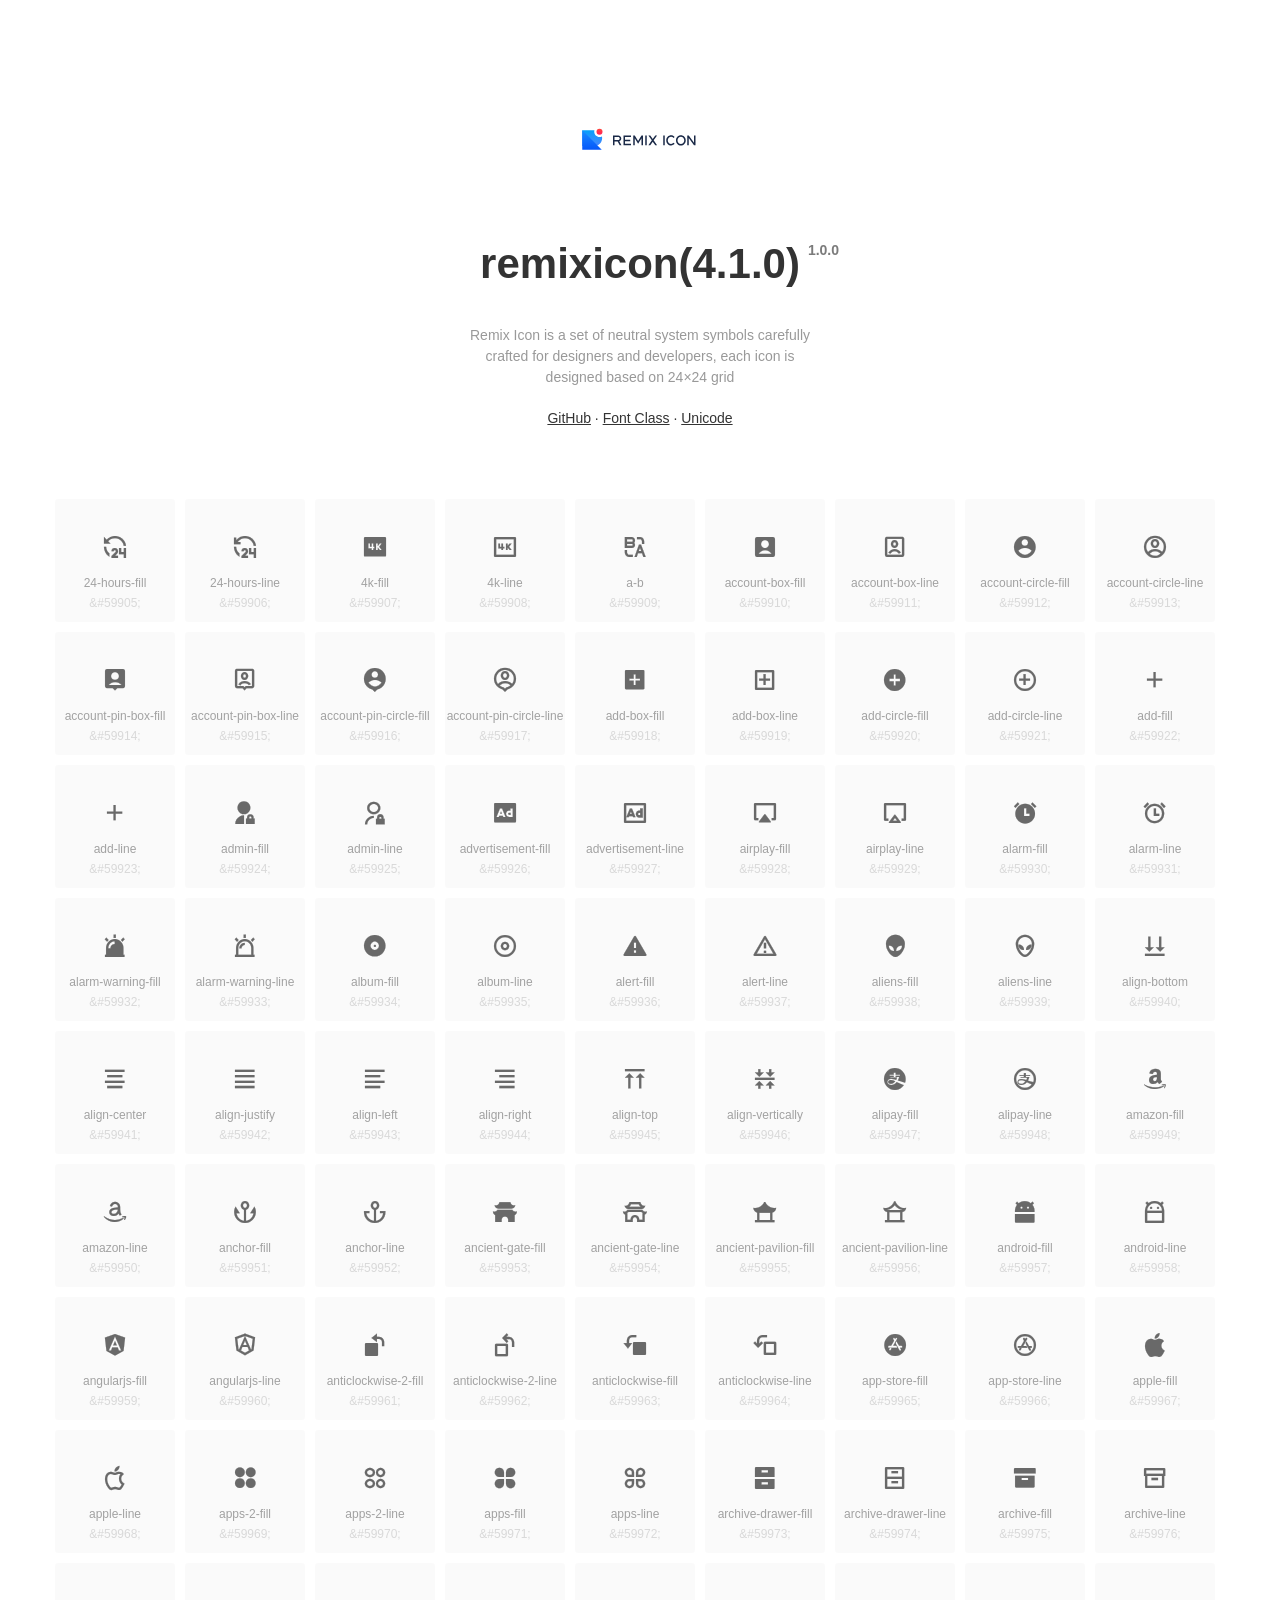
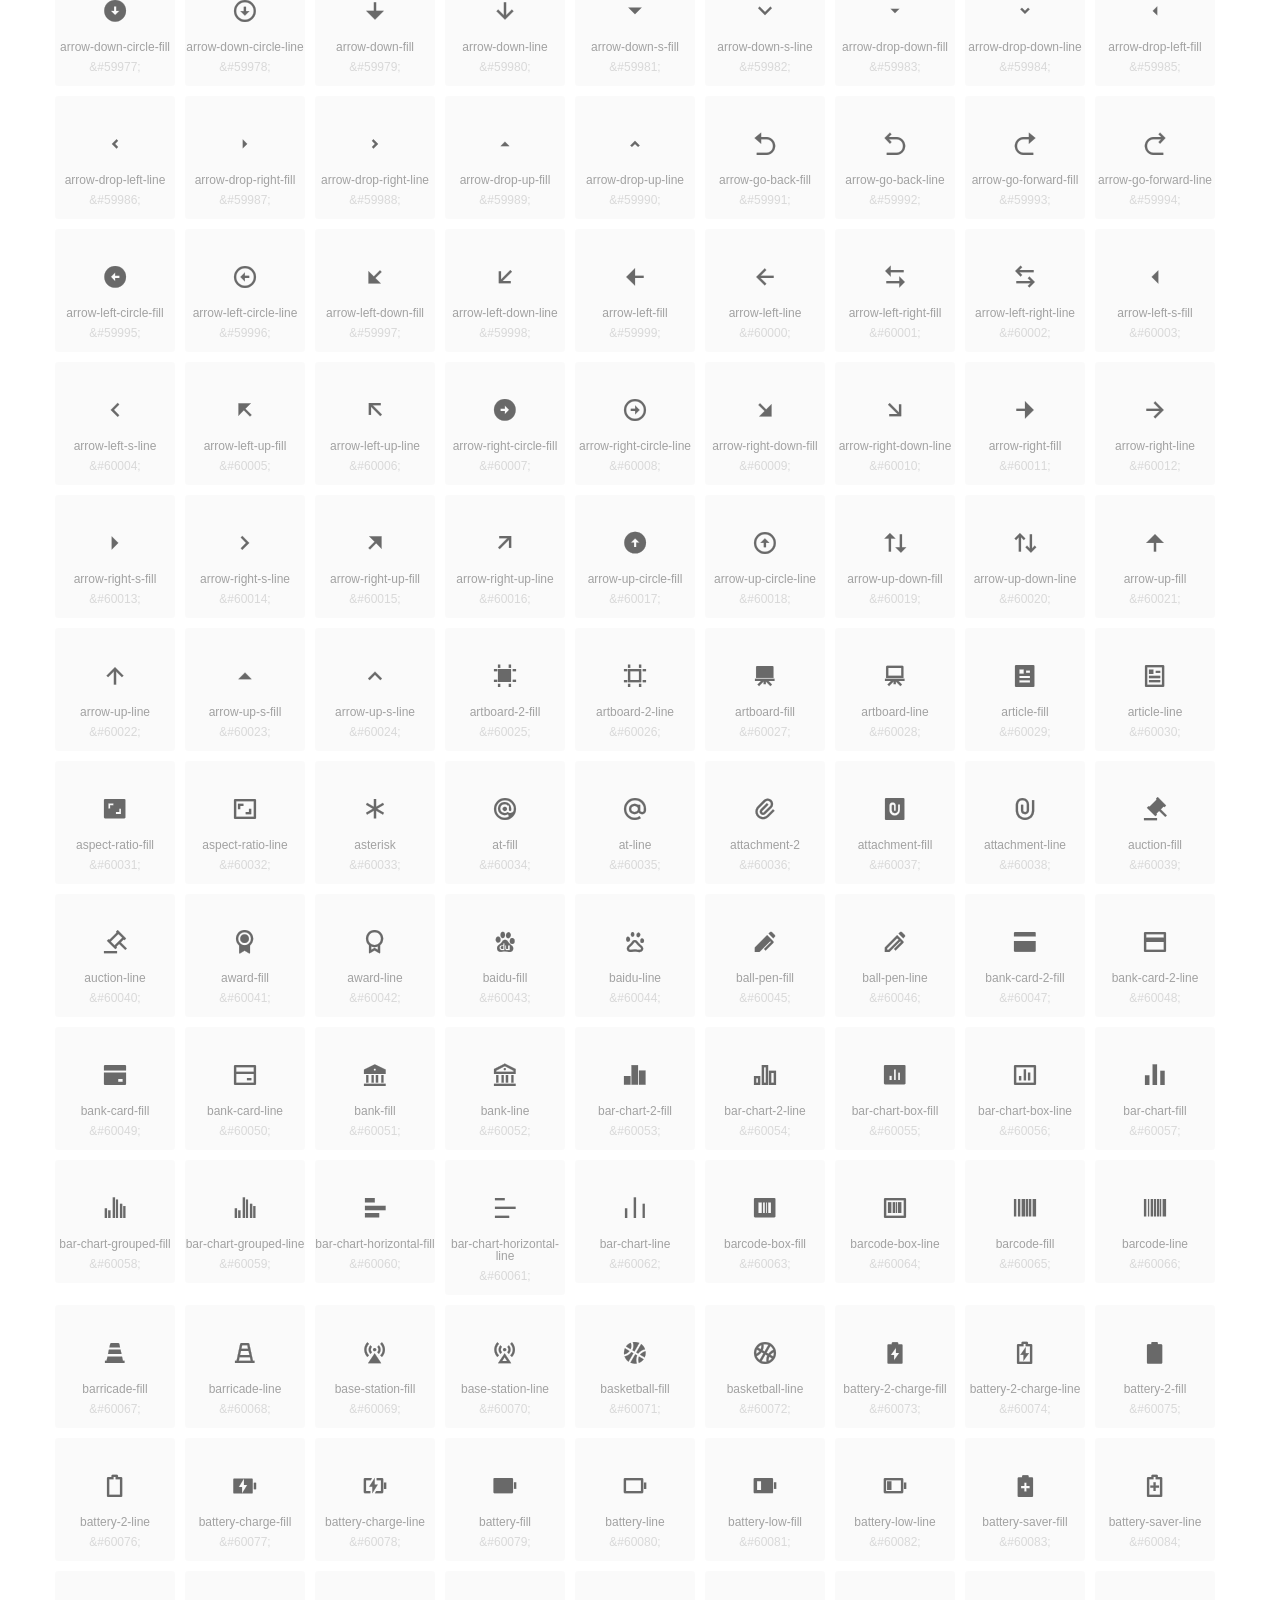
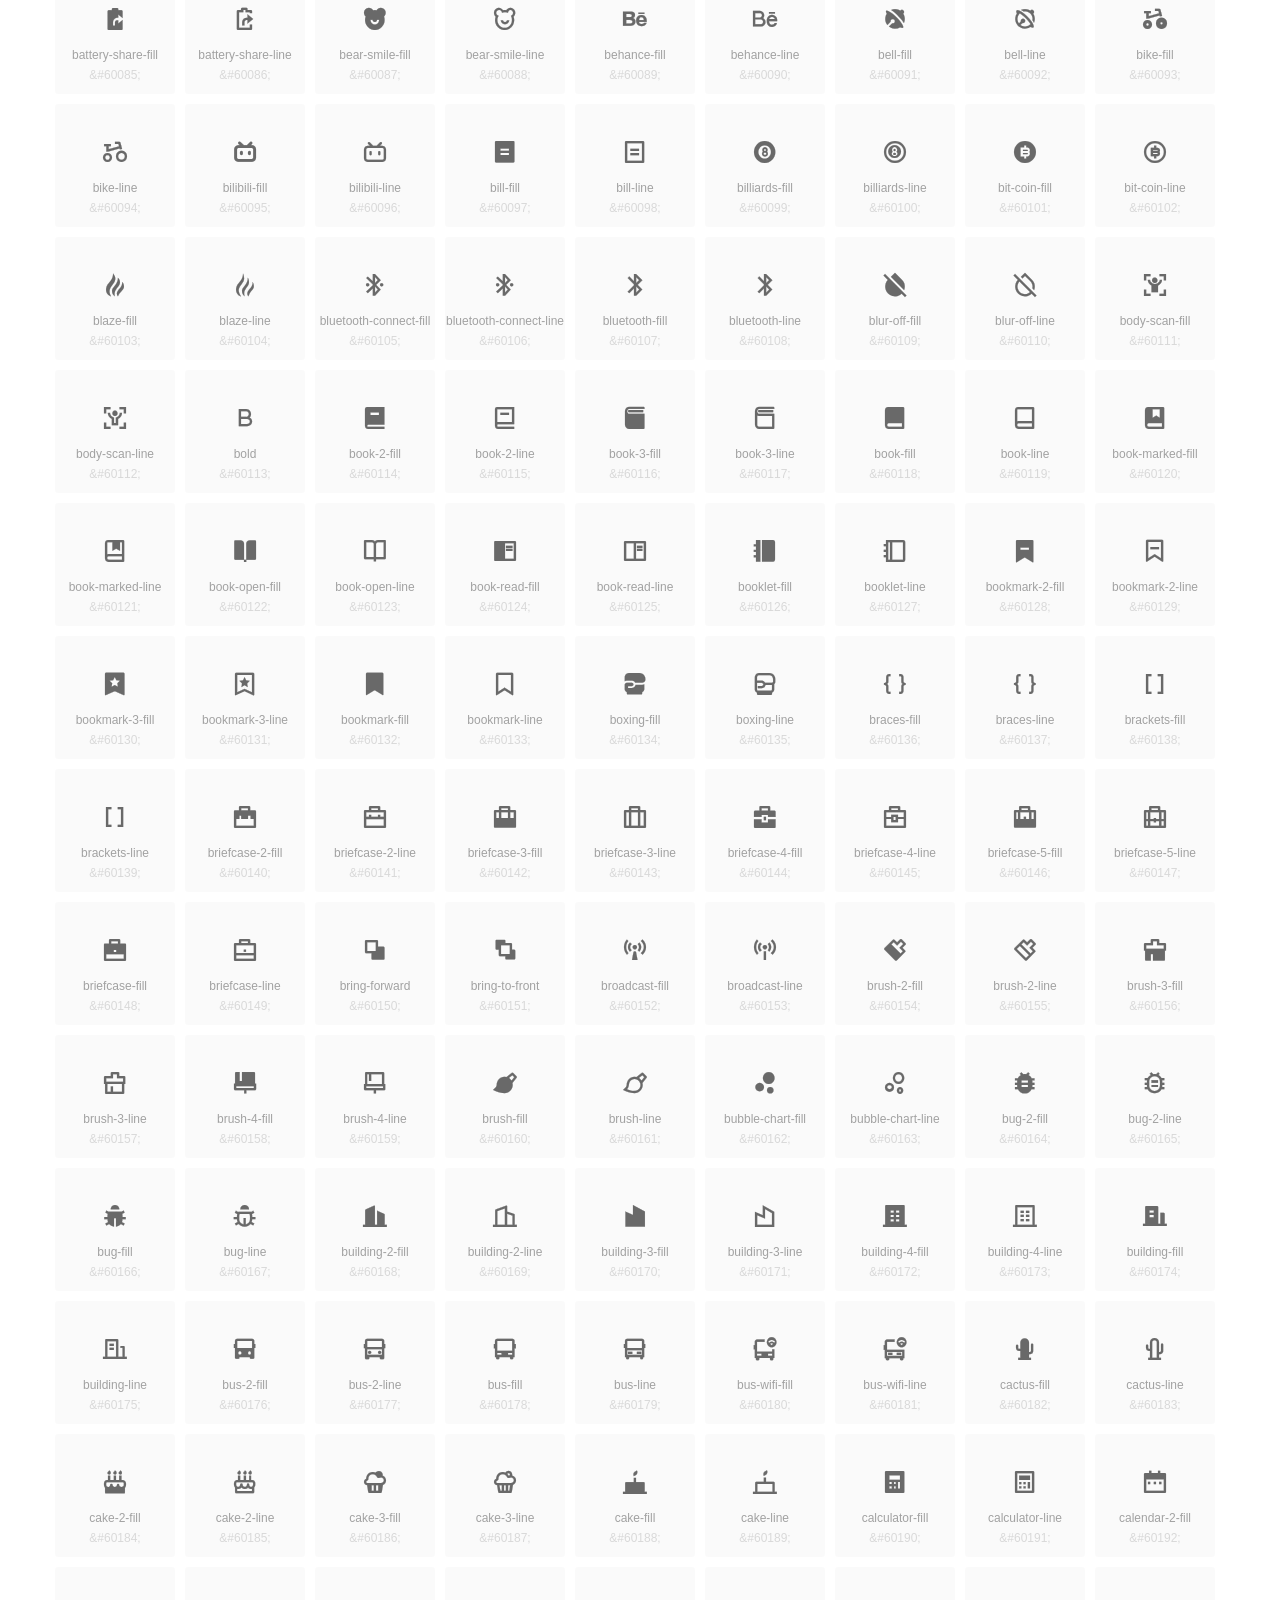
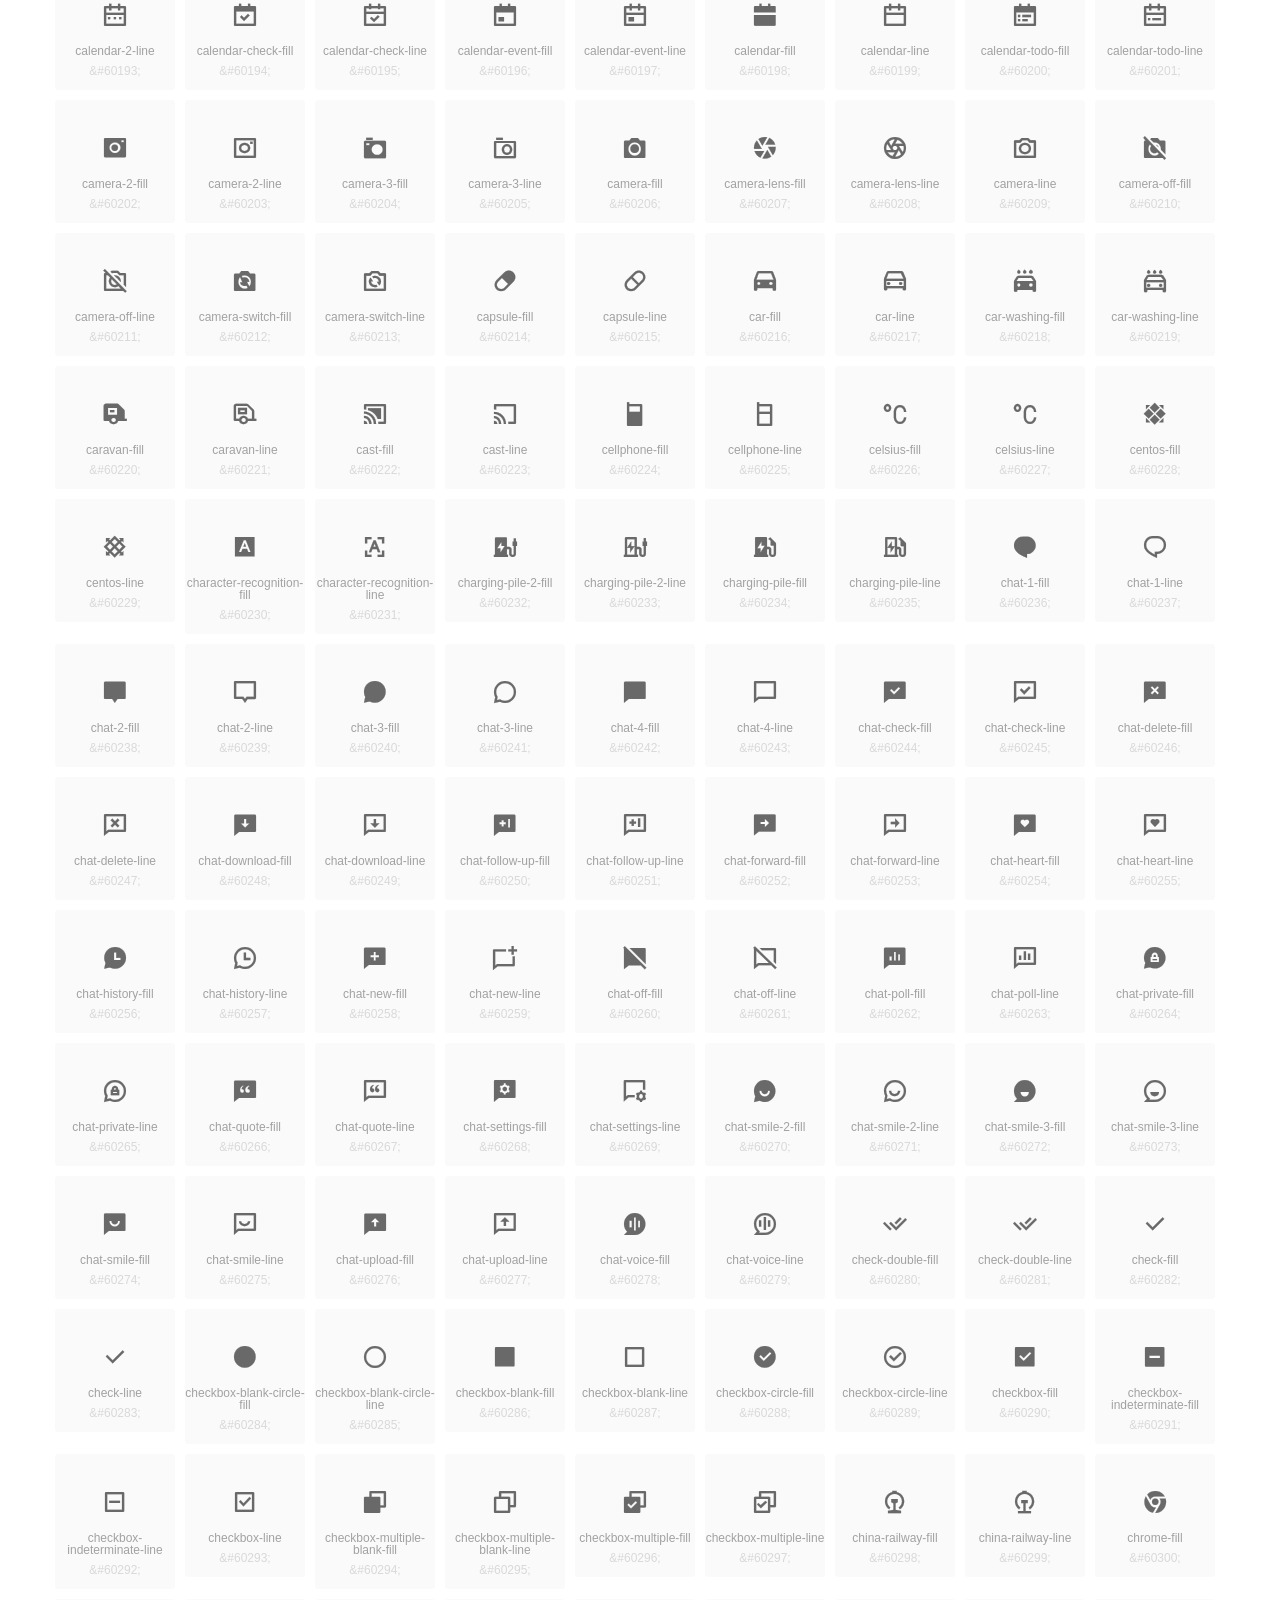
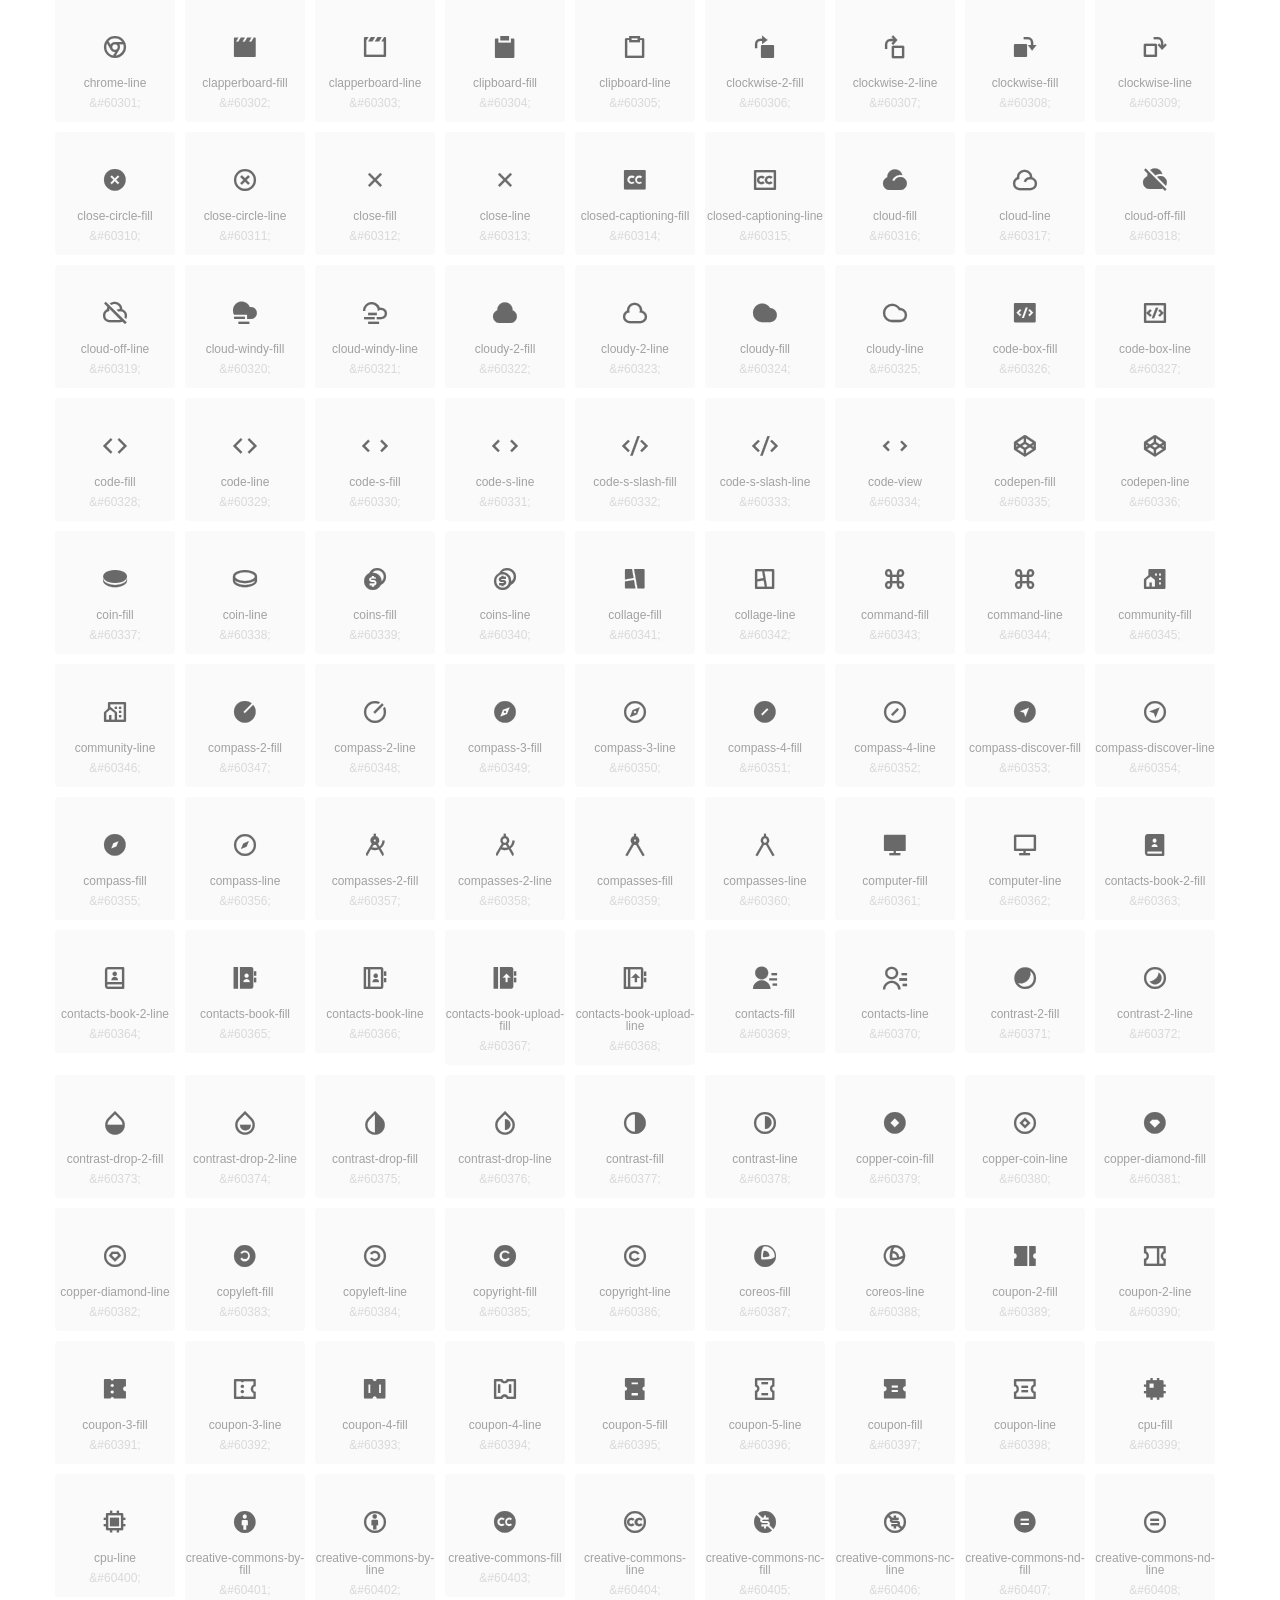
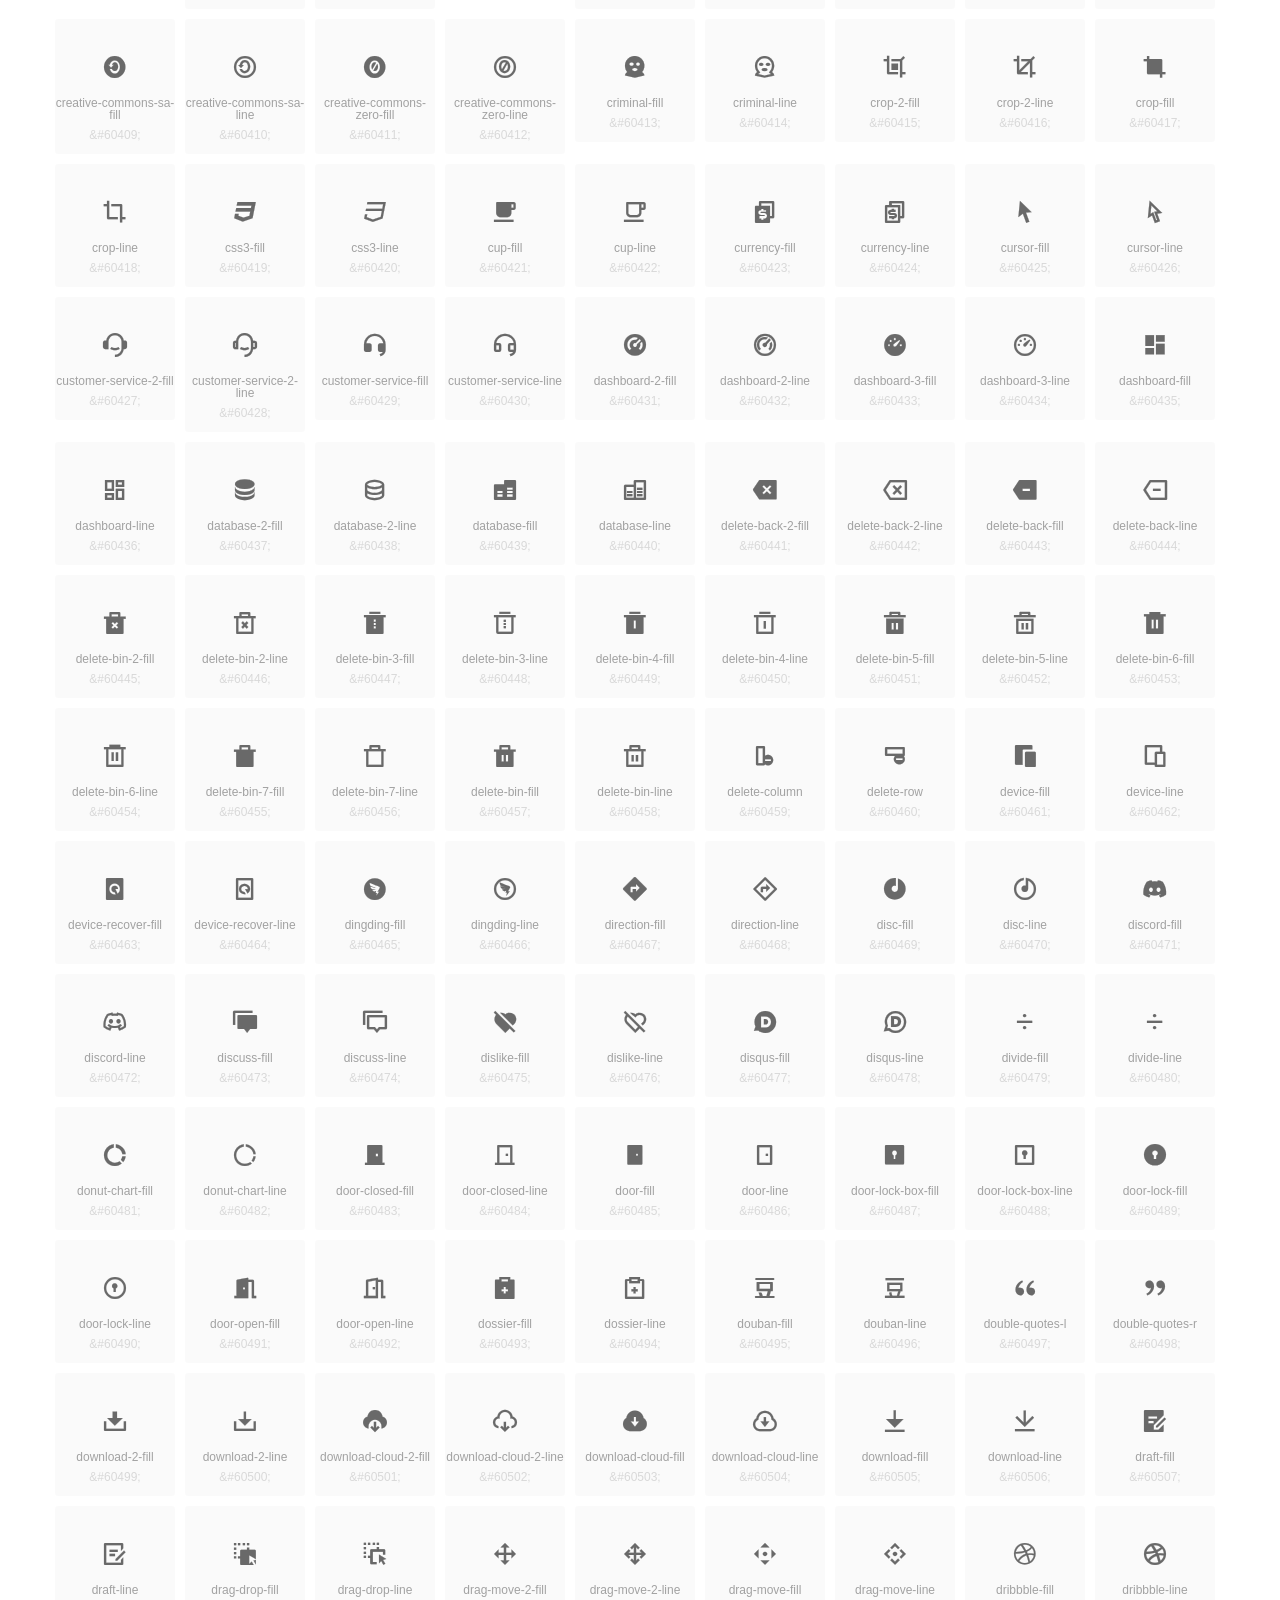
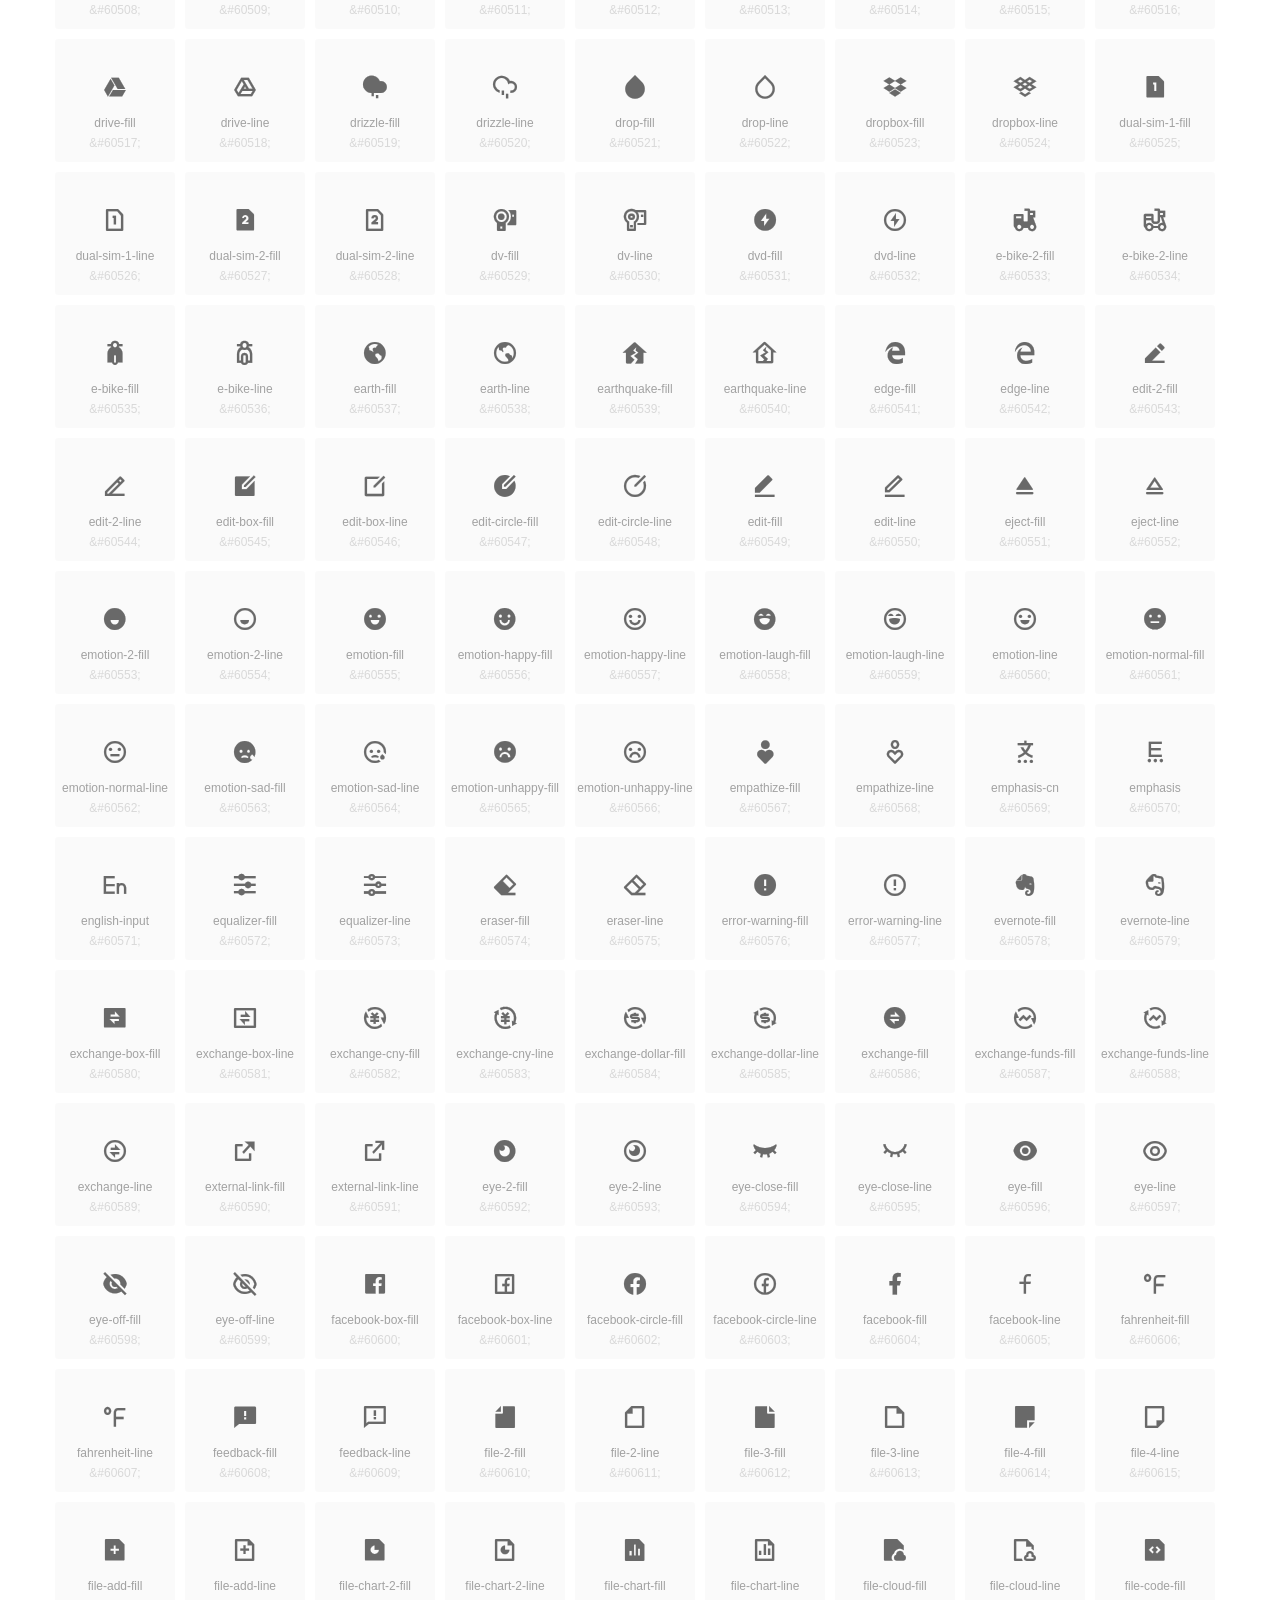
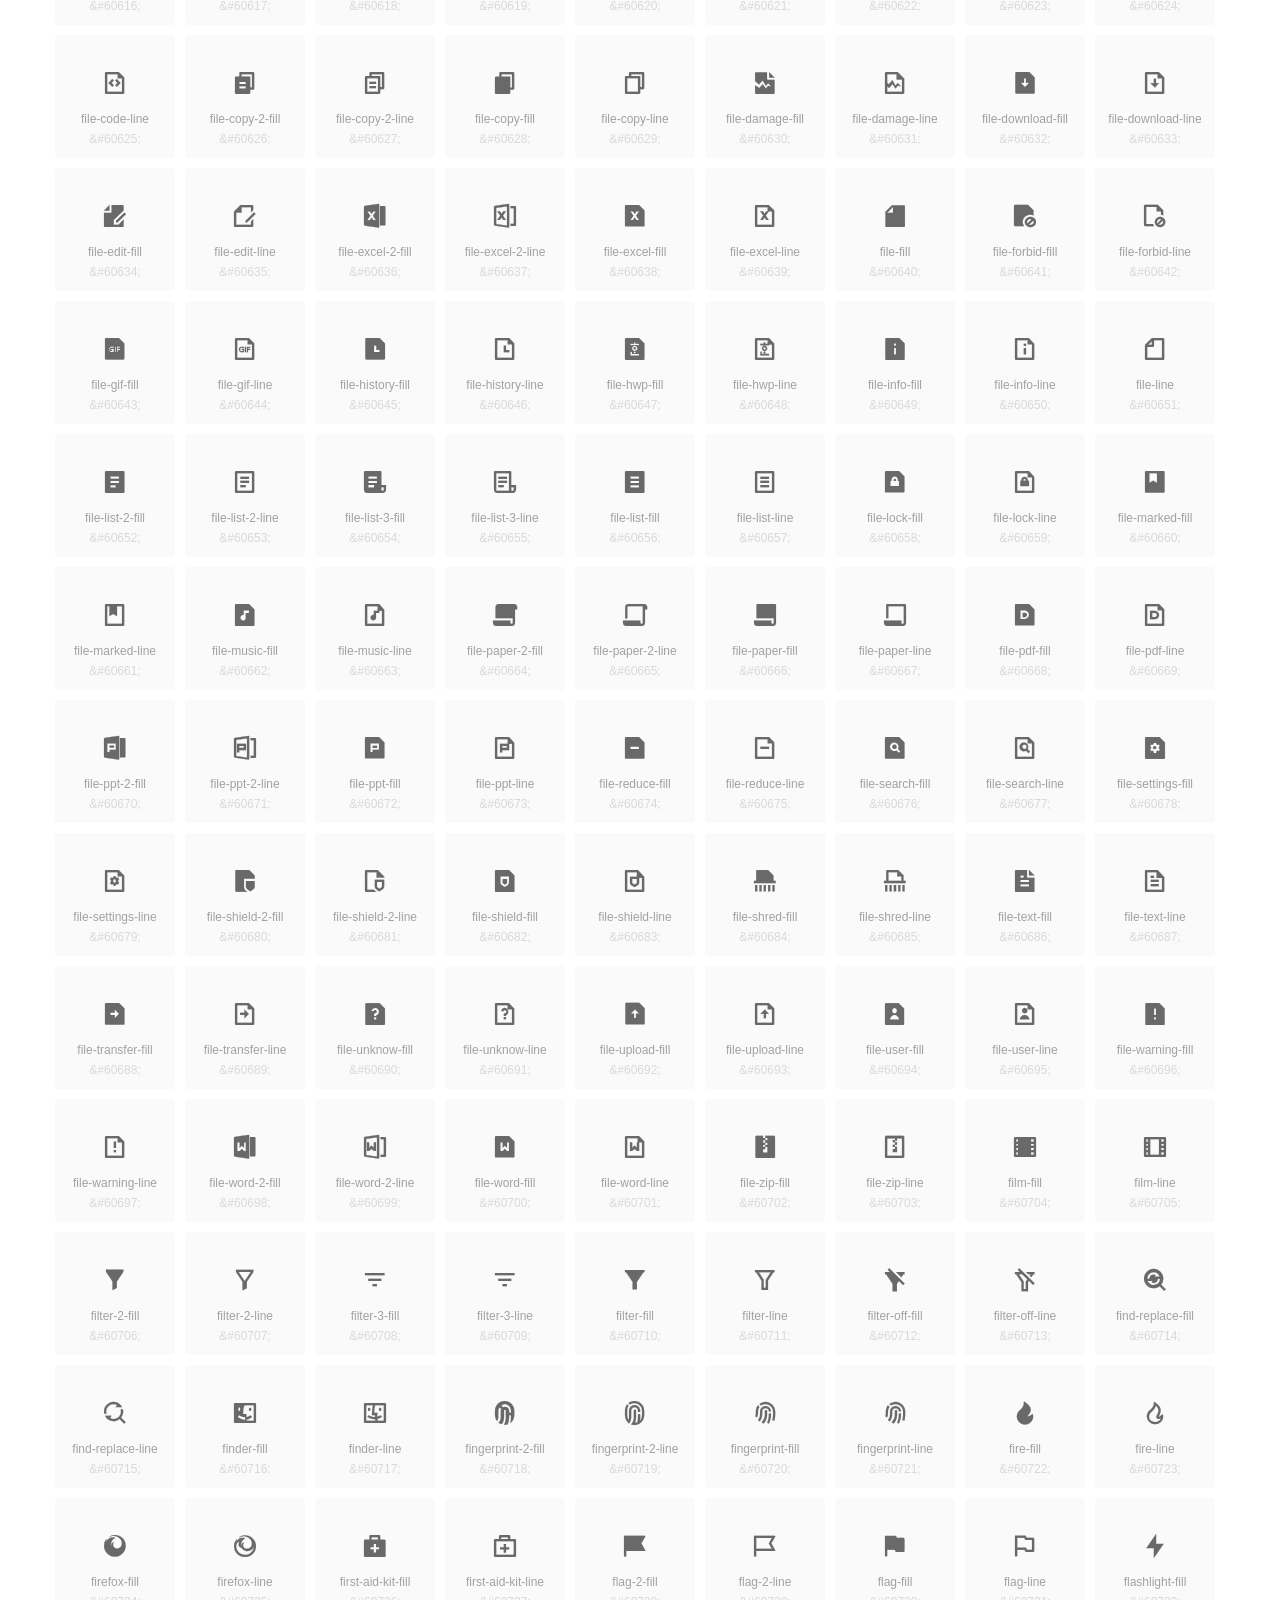
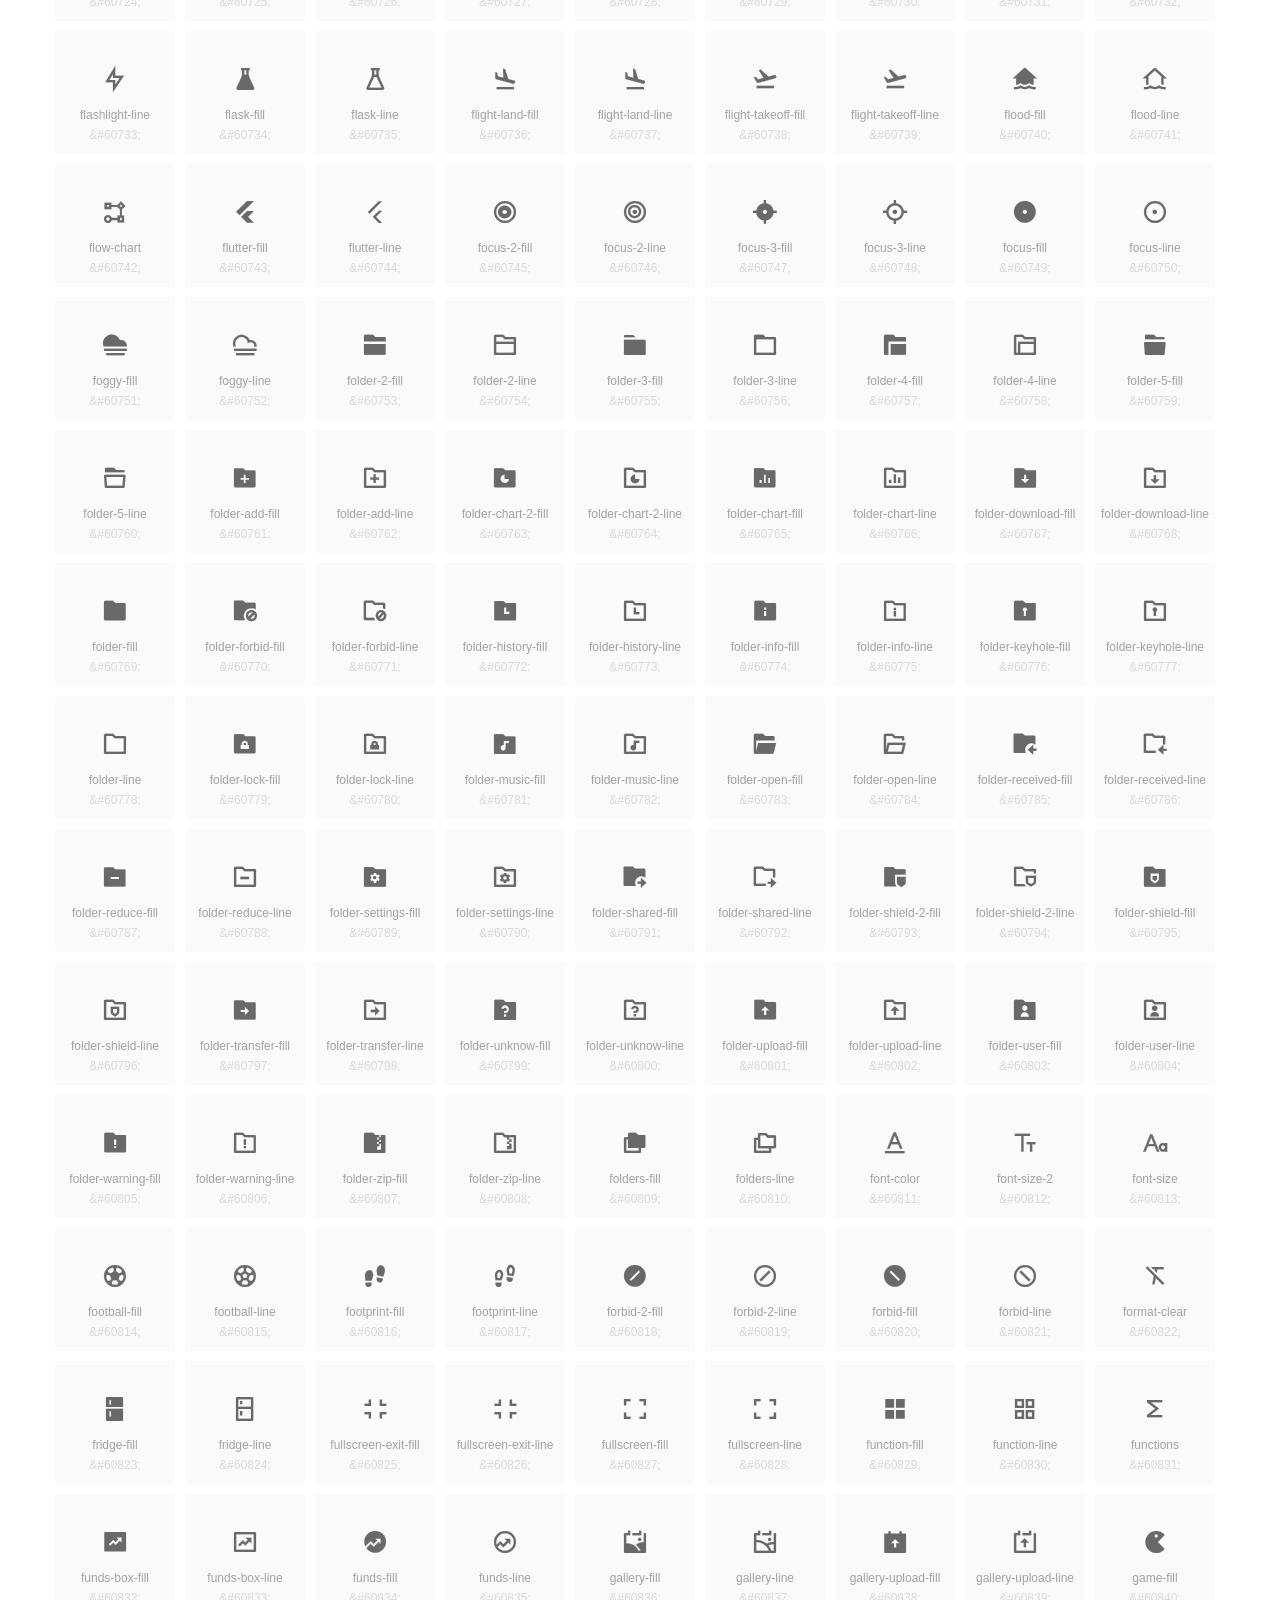
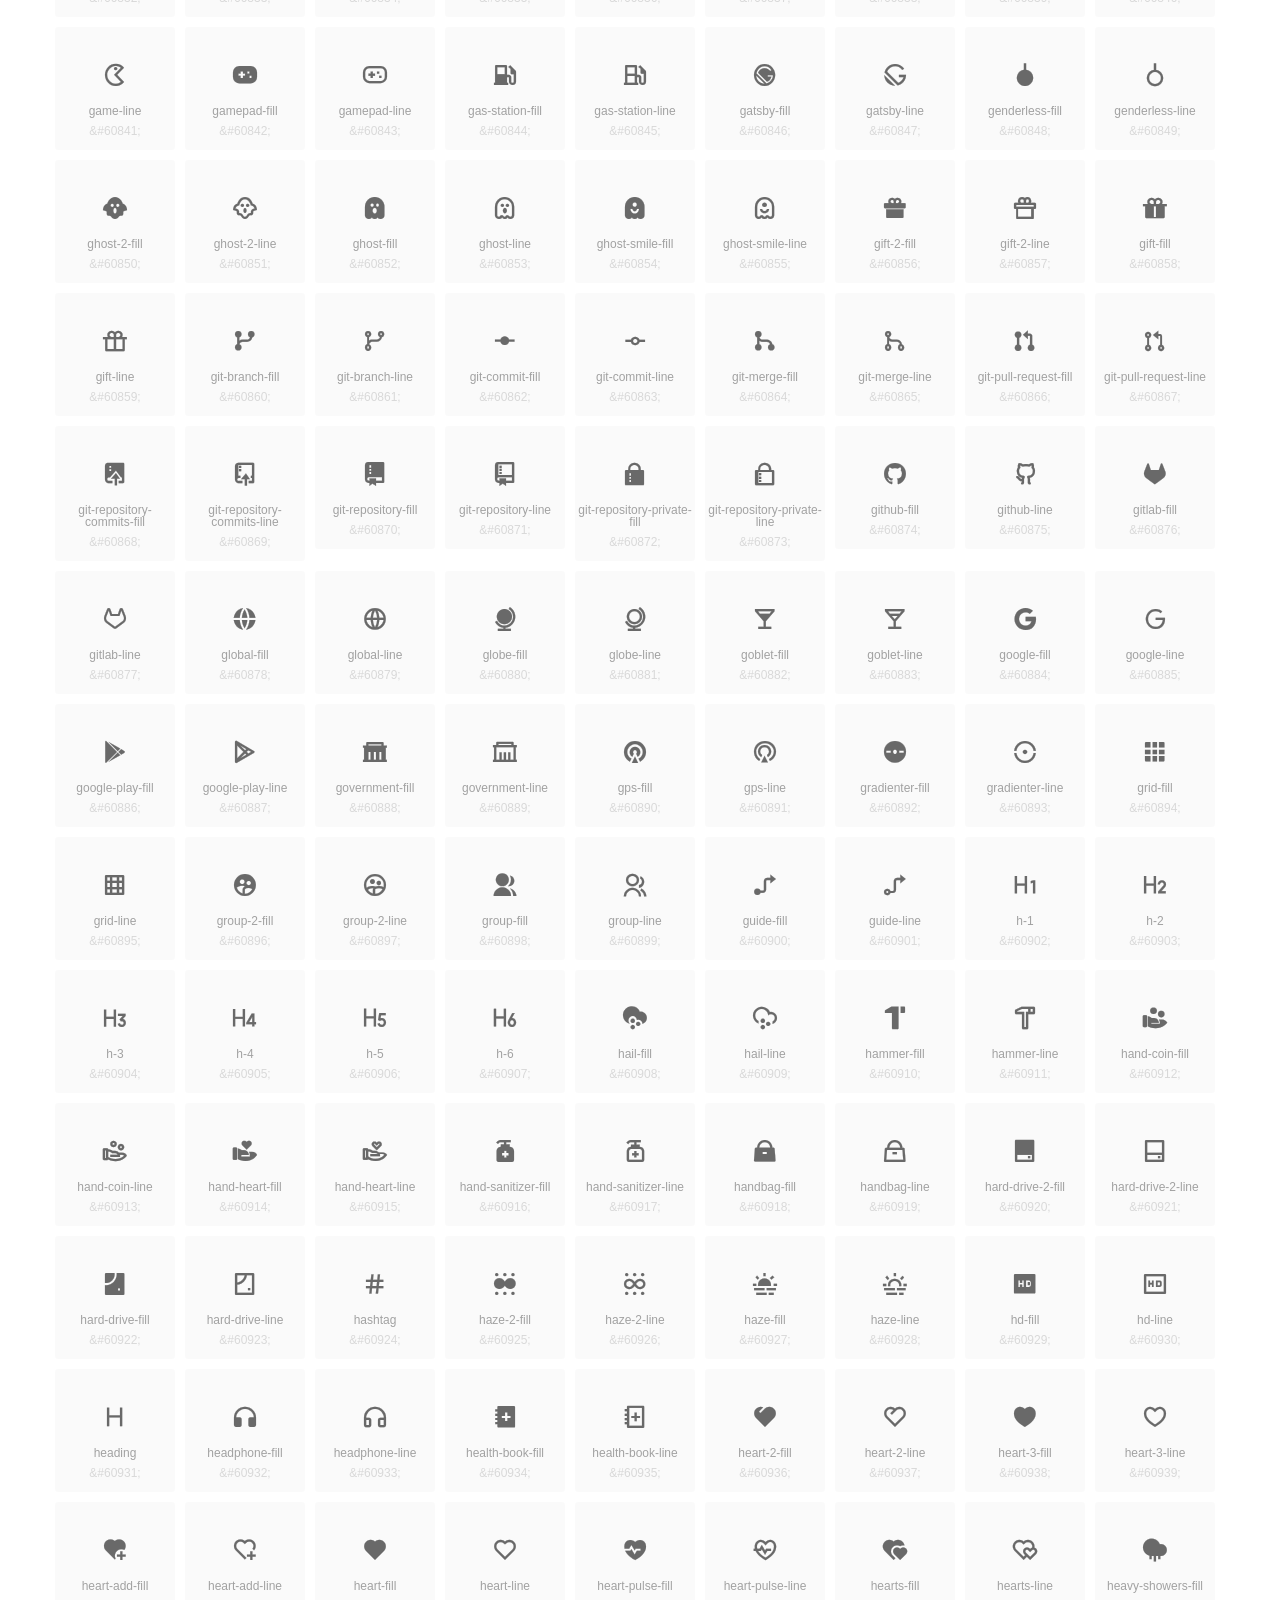
<file: assets/font/remixicons/unicode.html>
<!DOCTYPE html>
<html lang="en">
<head>
  <meta charset="UTF-8">
  <title>remixicon(4.1.0)</title>
  <meta name="viewport" content="width=device-width,minimum-scale=1.0,maximum-scale=1.0,user-scalable=no">
   
  <meta name="description" content="Remix Icon is a set of neutral system symbols carefully crafted for designers and developers, each icon is designed based on 24×24 grid">
   
  <meta name="keywords" content="remixicon,TTF,EOT,WOFF,WOFF2,SVG">
  
  
  
  <style>
    *{margin: 0;padding: 0;list-style: none;}
    body { color: #696969; font: 12px/1.5 tahoma, arial, \5b8b\4f53, sans-serif; }
    a { color: #333; text-decoration: underline; }
    a:hover { color: rgb(9, 73, 209); }
    .header { color: #333; text-align: center; padding: 80px 0 60px 0; min-height: 153px; font-size: 14px; }
    .header .logo svg { height: 120px; width: 120px; }
    .header h1 { font-size: 42px; padding: 26px 0 10px 0; }
    .header sup {font-size: 14px; margin: 8px 0 0 8px; position: absolute; color: #7b7b7b; }
    .info {
      color: #999;
      font-weight: normal;
      max-width: 346px;
      margin: 0 auto;
      padding: 20px 0;
      font-size: 14px;
    }

    .icons { max-width: 1190px; margin: 0 auto; }
    .icons ul { text-align: center; }
    .icons ul li {
      vertical-align: top;
      width: 120px;
      display: inline-block;
      text-align: center;
      background-color: rgba(0,0,0,.02);
      border-radius: 3px;
      padding: 29px 0 10px 0;
      margin-right: 10px;
      margin-top: 10px;
      transition: all 0.6s ease;
    }
    .icons ul li:hover { background-color: rgba(0,0,0,.06); }
    .icons ul li:hover span { color: #3c75e4; opacity: 1; }
    .icons ul li .unicode { color: #8c8c8c; opacity: 0.3; }
    .icons ul li h4 {
      font-weight: normal;
      padding: 10px 0 5px 0;
      display: block;
      color: #8c8c8c;
      font-size: 14px;
      line-height: 12px;
      opacity: 0.8;
    }
    .icons ul li:hover h4 { opacity: 1; }
    .icons ul li svg { width: 24px; height: 24px; }
    .icons ul li:hover { color: #3c75e4; }
    .footer { text-align: center; padding: 10px 0 90px 0; }
    .footer a { text-align: center; padding: 10px 0 90px 0; color: #696969;}
    .footer a:hover { color: #0949d1; }
    .links { text-align: center; padding: 50px 0 0 0; font-size: 14px; }
    
    
    .icons ul .unicode-icon span { display: block; }
    .icons ul .unicode-icon h4 { font-size: 12px; }
    @font-face {
      font-family: "remixicon";
      src: url("remixicon.eot");
      /* IE9*/
      src: url("remixicon.eot#iefix") format("embedded-opentype"),
      /* IE6-IE8 */
      url("remixicon.woff2?1705244689829") format("woff2"),
      url("remixicon.woff?1705244689829") format("woff"),
      /* chrome, firefox */
      url("remixicon.ttf?1705244689829") format("truetype"),
      /* chrome, firefox, opera, Safari, Android, iOS 4.2+*/
      url("remixicon.svg#remixicon?1705244689829") format("svg");
      /* iOS 4.1- */
    }
    .iconfont {
      font-family: "remixicon" !important;
      font-size: 26px;
      font-style: normal;
      -webkit-font-smoothing: antialiased;
      -webkit-text-stroke-width: 0.2px;
      -moz-osx-font-smoothing: grayscale;
    }
    
    
  </style>
  
</head>

<body>
  
  <div class="header">
    
    <div class="logo">
      <a href="./"><svg width="160" height="32" viewBox="0 0 160 32" fill="none" xmlns="http://www.w3.org/2000/svg">
<path d="M121.5 9.80005C123.33 9.80005 124.984 10.5797 126.165 11.8344L124.75 13.2496C123.929 12.3549 122.773 11.8 121.5 11.8C119.029 11.8 117 13.891 117 16.5C117 19.1091 119.029 21.2 121.5 21.2C122.773 21.2 123.929 20.6452 124.75 19.7505L126.165 21.1657C124.984 22.4204 123.33 23.2 121.5 23.2C117.91 23.2 115 20.2004 115 16.5C115 12.7997 117.91 9.80005 121.5 9.80005Z" fill="#1A2947"/>
<path d="M113 10V23H111V10H113Z" fill="#1A2947"/>
<path d="M154 23V9.99988H152L152 19.6019L144.997 9.99988L143 10.0039V23H145L145 13.3969L152 23H154Z" fill="#1A2947"/>
<path d="M68 10V12H60V15.5H67V17.5H60V21H68V23H58V10H68Z" fill="#1A2947"/>
<path d="M82 10L77.4999 17.201L73 10H71V23H73V13.775L77.4999 20.975L82 13.773V23H84V10H82Z" fill="#1A2947"/>
<path d="M89 10V23H87V10H89Z" fill="#1A2947"/>
<path d="M96.9999 14.7565L93.6689 9.99951H91.2279L95.7789 16.4995L91.2289 22.9995H93.6689L96.9999 18.2435L100.33 22.9995H102.772L98.2209 16.4995L102.773 9.99951H100.33L96.9999 14.7565Z" fill="#1A2947"/>
<path fill-rule="evenodd" clip-rule="evenodd" d="M141 16.5C141 12.7997 138.09 9.80005 134.5 9.80005C130.91 9.80005 128 12.7997 128 16.5C128 20.2004 130.91 23.2 134.5 23.2C138.09 23.2 141 20.2004 141 16.5ZM130 16.5C130 13.891 132.029 11.8 134.5 11.8C136.971 11.8 139 13.891 139 16.5C139 19.1091 136.971 21.2 134.5 21.2C132.029 21.2 130 19.1091 130 16.5Z" fill="#1A2947"/>
<path fill-rule="evenodd" clip-rule="evenodd" d="M51 10C53.2091 10 55 11.7909 55 14C55 15.7175 53.9176 17.1821 52.3977 17.749L55.1901 22.999H52.9251L50.267 18H46V23H44V10H51ZM46 11.999V15.999L51 16C52.1046 16 53 15.1046 53 14C53 12.8955 52.1 12 51 12L46 11.999Z" fill="#1A2947"/>
<path fill-rule="evenodd" clip-rule="evenodd" d="M19.2887 3.00389C19.1928 3.0013 19.0965 3 19 3H3V24H19C24.799 24 29.5 19.299 29.5 13.5C29.5 12.7108 29.4129 11.942 29.2479 11.2025C28.2772 11.7119 27.1722 12 26 12C22.134 12 19 8.86599 19 5C19 4.30645 19.1009 3.63646 19.2887 3.00389Z" fill="url(#paint0_linear_960_1054)"/>
<g filter="url(#filter0_b_960_1054)">
<path fill-rule="evenodd" clip-rule="evenodd" d="M3 3L29 29H3V3Z" fill="url(#paint1_linear_960_1054)"/>
</g>
<circle cx="26" cy="5" r="4" fill="url(#paint2_linear_960_1054)"/>
<defs>
<filter id="filter0_b_960_1054" x="-2.43656" y="-2.43656" width="36.8731" height="36.8731" filterUnits="userSpaceOnUse" color-interpolation-filters="sRGB">
<feFlood flood-opacity="0" result="BackgroundImageFix"/>
<feGaussianBlur in="BackgroundImage" stdDeviation="2.71828"/>
<feComposite in2="SourceAlpha" operator="in" result="effect1_backgroundBlur_960_1054"/>
<feBlend mode="normal" in="SourceGraphic" in2="effect1_backgroundBlur_960_1054" result="shape"/>
</filter>
<linearGradient id="paint0_linear_960_1054" x1="3" y1="3" x2="3" y2="24" gradientUnits="userSpaceOnUse">
<stop stop-color="#05A0FA"/>
<stop offset="1" stop-color="#4785FF"/>
</linearGradient>
<linearGradient id="paint1_linear_960_1054" x1="3" y1="3" x2="3" y2="29" gradientUnits="userSpaceOnUse">
<stop stop-color="#1A8CFF"/>
<stop offset="1" stop-color="#0557FA"/>
</linearGradient>
<linearGradient id="paint2_linear_960_1054" x1="22" y1="1" x2="22" y2="9" gradientUnits="userSpaceOnUse">
<stop stop-color="#FF463A"/>
<stop offset="1" stop-color="#FF1F5A"/>
</linearGradient>
</defs>
</svg>
</a>
    </div>
    
    <h1>remixicon(4.1.0)<sup>1.0.0</sup></h1>
    <div class="info">
      Remix Icon is a set of neutral system symbols carefully crafted for designers and developers, each icon is designed based on 24×24 grid
    </div>
    <p>
      
      <a href="https://github.com/Remix-Design/remixicon.git">GitHub</a> · 
      
      <a href="index.html">Font Class</a> · 
      
      <a href="unicode.html">Unicode</a>
      
    </p>
  </div>
  <div class="icons">
    <ul>
      <li class="unicode-icon"><span class="iconfont"></span><h4>24-hours-fill</h4><span class="unicode">&amp;#59905;</span></li><li class="unicode-icon"><span class="iconfont"></span><h4>24-hours-line</h4><span class="unicode">&amp;#59906;</span></li><li class="unicode-icon"><span class="iconfont"></span><h4>4k-fill</h4><span class="unicode">&amp;#59907;</span></li><li class="unicode-icon"><span class="iconfont"></span><h4>4k-line</h4><span class="unicode">&amp;#59908;</span></li><li class="unicode-icon"><span class="iconfont"></span><h4>a-b</h4><span class="unicode">&amp;#59909;</span></li><li class="unicode-icon"><span class="iconfont"></span><h4>account-box-fill</h4><span class="unicode">&amp;#59910;</span></li><li class="unicode-icon"><span class="iconfont"></span><h4>account-box-line</h4><span class="unicode">&amp;#59911;</span></li><li class="unicode-icon"><span class="iconfont"></span><h4>account-circle-fill</h4><span class="unicode">&amp;#59912;</span></li><li class="unicode-icon"><span class="iconfont"></span><h4>account-circle-line</h4><span class="unicode">&amp;#59913;</span></li><li class="unicode-icon"><span class="iconfont"></span><h4>account-pin-box-fill</h4><span class="unicode">&amp;#59914;</span></li><li class="unicode-icon"><span class="iconfont"></span><h4>account-pin-box-line</h4><span class="unicode">&amp;#59915;</span></li><li class="unicode-icon"><span class="iconfont"></span><h4>account-pin-circle-fill</h4><span class="unicode">&amp;#59916;</span></li><li class="unicode-icon"><span class="iconfont"></span><h4>account-pin-circle-line</h4><span class="unicode">&amp;#59917;</span></li><li class="unicode-icon"><span class="iconfont"></span><h4>add-box-fill</h4><span class="unicode">&amp;#59918;</span></li><li class="unicode-icon"><span class="iconfont"></span><h4>add-box-line</h4><span class="unicode">&amp;#59919;</span></li><li class="unicode-icon"><span class="iconfont"></span><h4>add-circle-fill</h4><span class="unicode">&amp;#59920;</span></li><li class="unicode-icon"><span class="iconfont"></span><h4>add-circle-line</h4><span class="unicode">&amp;#59921;</span></li><li class="unicode-icon"><span class="iconfont"></span><h4>add-fill</h4><span class="unicode">&amp;#59922;</span></li><li class="unicode-icon"><span class="iconfont"></span><h4>add-line</h4><span class="unicode">&amp;#59923;</span></li><li class="unicode-icon"><span class="iconfont"></span><h4>admin-fill</h4><span class="unicode">&amp;#59924;</span></li><li class="unicode-icon"><span class="iconfont"></span><h4>admin-line</h4><span class="unicode">&amp;#59925;</span></li><li class="unicode-icon"><span class="iconfont"></span><h4>advertisement-fill</h4><span class="unicode">&amp;#59926;</span></li><li class="unicode-icon"><span class="iconfont"></span><h4>advertisement-line</h4><span class="unicode">&amp;#59927;</span></li><li class="unicode-icon"><span class="iconfont"></span><h4>airplay-fill</h4><span class="unicode">&amp;#59928;</span></li><li class="unicode-icon"><span class="iconfont"></span><h4>airplay-line</h4><span class="unicode">&amp;#59929;</span></li><li class="unicode-icon"><span class="iconfont"></span><h4>alarm-fill</h4><span class="unicode">&amp;#59930;</span></li><li class="unicode-icon"><span class="iconfont"></span><h4>alarm-line</h4><span class="unicode">&amp;#59931;</span></li><li class="unicode-icon"><span class="iconfont"></span><h4>alarm-warning-fill</h4><span class="unicode">&amp;#59932;</span></li><li class="unicode-icon"><span class="iconfont"></span><h4>alarm-warning-line</h4><span class="unicode">&amp;#59933;</span></li><li class="unicode-icon"><span class="iconfont"></span><h4>album-fill</h4><span class="unicode">&amp;#59934;</span></li><li class="unicode-icon"><span class="iconfont"></span><h4>album-line</h4><span class="unicode">&amp;#59935;</span></li><li class="unicode-icon"><span class="iconfont"></span><h4>alert-fill</h4><span class="unicode">&amp;#59936;</span></li><li class="unicode-icon"><span class="iconfont"></span><h4>alert-line</h4><span class="unicode">&amp;#59937;</span></li><li class="unicode-icon"><span class="iconfont"></span><h4>aliens-fill</h4><span class="unicode">&amp;#59938;</span></li><li class="unicode-icon"><span class="iconfont"></span><h4>aliens-line</h4><span class="unicode">&amp;#59939;</span></li><li class="unicode-icon"><span class="iconfont"></span><h4>align-bottom</h4><span class="unicode">&amp;#59940;</span></li><li class="unicode-icon"><span class="iconfont"></span><h4>align-center</h4><span class="unicode">&amp;#59941;</span></li><li class="unicode-icon"><span class="iconfont"></span><h4>align-justify</h4><span class="unicode">&amp;#59942;</span></li><li class="unicode-icon"><span class="iconfont"></span><h4>align-left</h4><span class="unicode">&amp;#59943;</span></li><li class="unicode-icon"><span class="iconfont"></span><h4>align-right</h4><span class="unicode">&amp;#59944;</span></li><li class="unicode-icon"><span class="iconfont"></span><h4>align-top</h4><span class="unicode">&amp;#59945;</span></li><li class="unicode-icon"><span class="iconfont"></span><h4>align-vertically</h4><span class="unicode">&amp;#59946;</span></li><li class="unicode-icon"><span class="iconfont"></span><h4>alipay-fill</h4><span class="unicode">&amp;#59947;</span></li><li class="unicode-icon"><span class="iconfont"></span><h4>alipay-line</h4><span class="unicode">&amp;#59948;</span></li><li class="unicode-icon"><span class="iconfont"></span><h4>amazon-fill</h4><span class="unicode">&amp;#59949;</span></li><li class="unicode-icon"><span class="iconfont"></span><h4>amazon-line</h4><span class="unicode">&amp;#59950;</span></li><li class="unicode-icon"><span class="iconfont"></span><h4>anchor-fill</h4><span class="unicode">&amp;#59951;</span></li><li class="unicode-icon"><span class="iconfont"></span><h4>anchor-line</h4><span class="unicode">&amp;#59952;</span></li><li class="unicode-icon"><span class="iconfont"></span><h4>ancient-gate-fill</h4><span class="unicode">&amp;#59953;</span></li><li class="unicode-icon"><span class="iconfont"></span><h4>ancient-gate-line</h4><span class="unicode">&amp;#59954;</span></li><li class="unicode-icon"><span class="iconfont"></span><h4>ancient-pavilion-fill</h4><span class="unicode">&amp;#59955;</span></li><li class="unicode-icon"><span class="iconfont"></span><h4>ancient-pavilion-line</h4><span class="unicode">&amp;#59956;</span></li><li class="unicode-icon"><span class="iconfont"></span><h4>android-fill</h4><span class="unicode">&amp;#59957;</span></li><li class="unicode-icon"><span class="iconfont"></span><h4>android-line</h4><span class="unicode">&amp;#59958;</span></li><li class="unicode-icon"><span class="iconfont"></span><h4>angularjs-fill</h4><span class="unicode">&amp;#59959;</span></li><li class="unicode-icon"><span class="iconfont"></span><h4>angularjs-line</h4><span class="unicode">&amp;#59960;</span></li><li class="unicode-icon"><span class="iconfont"></span><h4>anticlockwise-2-fill</h4><span class="unicode">&amp;#59961;</span></li><li class="unicode-icon"><span class="iconfont"></span><h4>anticlockwise-2-line</h4><span class="unicode">&amp;#59962;</span></li><li class="unicode-icon"><span class="iconfont"></span><h4>anticlockwise-fill</h4><span class="unicode">&amp;#59963;</span></li><li class="unicode-icon"><span class="iconfont"></span><h4>anticlockwise-line</h4><span class="unicode">&amp;#59964;</span></li><li class="unicode-icon"><span class="iconfont"></span><h4>app-store-fill</h4><span class="unicode">&amp;#59965;</span></li><li class="unicode-icon"><span class="iconfont"></span><h4>app-store-line</h4><span class="unicode">&amp;#59966;</span></li><li class="unicode-icon"><span class="iconfont"></span><h4>apple-fill</h4><span class="unicode">&amp;#59967;</span></li><li class="unicode-icon"><span class="iconfont"></span><h4>apple-line</h4><span class="unicode">&amp;#59968;</span></li><li class="unicode-icon"><span class="iconfont"></span><h4>apps-2-fill</h4><span class="unicode">&amp;#59969;</span></li><li class="unicode-icon"><span class="iconfont"></span><h4>apps-2-line</h4><span class="unicode">&amp;#59970;</span></li><li class="unicode-icon"><span class="iconfont"></span><h4>apps-fill</h4><span class="unicode">&amp;#59971;</span></li><li class="unicode-icon"><span class="iconfont"></span><h4>apps-line</h4><span class="unicode">&amp;#59972;</span></li><li class="unicode-icon"><span class="iconfont"></span><h4>archive-drawer-fill</h4><span class="unicode">&amp;#59973;</span></li><li class="unicode-icon"><span class="iconfont"></span><h4>archive-drawer-line</h4><span class="unicode">&amp;#59974;</span></li><li class="unicode-icon"><span class="iconfont"></span><h4>archive-fill</h4><span class="unicode">&amp;#59975;</span></li><li class="unicode-icon"><span class="iconfont"></span><h4>archive-line</h4><span class="unicode">&amp;#59976;</span></li><li class="unicode-icon"><span class="iconfont"></span><h4>arrow-down-circle-fill</h4><span class="unicode">&amp;#59977;</span></li><li class="unicode-icon"><span class="iconfont"></span><h4>arrow-down-circle-line</h4><span class="unicode">&amp;#59978;</span></li><li class="unicode-icon"><span class="iconfont"></span><h4>arrow-down-fill</h4><span class="unicode">&amp;#59979;</span></li><li class="unicode-icon"><span class="iconfont"></span><h4>arrow-down-line</h4><span class="unicode">&amp;#59980;</span></li><li class="unicode-icon"><span class="iconfont"></span><h4>arrow-down-s-fill</h4><span class="unicode">&amp;#59981;</span></li><li class="unicode-icon"><span class="iconfont"></span><h4>arrow-down-s-line</h4><span class="unicode">&amp;#59982;</span></li><li class="unicode-icon"><span class="iconfont"></span><h4>arrow-drop-down-fill</h4><span class="unicode">&amp;#59983;</span></li><li class="unicode-icon"><span class="iconfont"></span><h4>arrow-drop-down-line</h4><span class="unicode">&amp;#59984;</span></li><li class="unicode-icon"><span class="iconfont"></span><h4>arrow-drop-left-fill</h4><span class="unicode">&amp;#59985;</span></li><li class="unicode-icon"><span class="iconfont"></span><h4>arrow-drop-left-line</h4><span class="unicode">&amp;#59986;</span></li><li class="unicode-icon"><span class="iconfont"></span><h4>arrow-drop-right-fill</h4><span class="unicode">&amp;#59987;</span></li><li class="unicode-icon"><span class="iconfont"></span><h4>arrow-drop-right-line</h4><span class="unicode">&amp;#59988;</span></li><li class="unicode-icon"><span class="iconfont"></span><h4>arrow-drop-up-fill</h4><span class="unicode">&amp;#59989;</span></li><li class="unicode-icon"><span class="iconfont"></span><h4>arrow-drop-up-line</h4><span class="unicode">&amp;#59990;</span></li><li class="unicode-icon"><span class="iconfont"></span><h4>arrow-go-back-fill</h4><span class="unicode">&amp;#59991;</span></li><li class="unicode-icon"><span class="iconfont"></span><h4>arrow-go-back-line</h4><span class="unicode">&amp;#59992;</span></li><li class="unicode-icon"><span class="iconfont"></span><h4>arrow-go-forward-fill</h4><span class="unicode">&amp;#59993;</span></li><li class="unicode-icon"><span class="iconfont"></span><h4>arrow-go-forward-line</h4><span class="unicode">&amp;#59994;</span></li><li class="unicode-icon"><span class="iconfont"></span><h4>arrow-left-circle-fill</h4><span class="unicode">&amp;#59995;</span></li><li class="unicode-icon"><span class="iconfont"></span><h4>arrow-left-circle-line</h4><span class="unicode">&amp;#59996;</span></li><li class="unicode-icon"><span class="iconfont"></span><h4>arrow-left-down-fill</h4><span class="unicode">&amp;#59997;</span></li><li class="unicode-icon"><span class="iconfont"></span><h4>arrow-left-down-line</h4><span class="unicode">&amp;#59998;</span></li><li class="unicode-icon"><span class="iconfont"></span><h4>arrow-left-fill</h4><span class="unicode">&amp;#59999;</span></li><li class="unicode-icon"><span class="iconfont"></span><h4>arrow-left-line</h4><span class="unicode">&amp;#60000;</span></li><li class="unicode-icon"><span class="iconfont"></span><h4>arrow-left-right-fill</h4><span class="unicode">&amp;#60001;</span></li><li class="unicode-icon"><span class="iconfont"></span><h4>arrow-left-right-line</h4><span class="unicode">&amp;#60002;</span></li><li class="unicode-icon"><span class="iconfont"></span><h4>arrow-left-s-fill</h4><span class="unicode">&amp;#60003;</span></li><li class="unicode-icon"><span class="iconfont"></span><h4>arrow-left-s-line</h4><span class="unicode">&amp;#60004;</span></li><li class="unicode-icon"><span class="iconfont"></span><h4>arrow-left-up-fill</h4><span class="unicode">&amp;#60005;</span></li><li class="unicode-icon"><span class="iconfont"></span><h4>arrow-left-up-line</h4><span class="unicode">&amp;#60006;</span></li><li class="unicode-icon"><span class="iconfont"></span><h4>arrow-right-circle-fill</h4><span class="unicode">&amp;#60007;</span></li><li class="unicode-icon"><span class="iconfont"></span><h4>arrow-right-circle-line</h4><span class="unicode">&amp;#60008;</span></li><li class="unicode-icon"><span class="iconfont"></span><h4>arrow-right-down-fill</h4><span class="unicode">&amp;#60009;</span></li><li class="unicode-icon"><span class="iconfont"></span><h4>arrow-right-down-line</h4><span class="unicode">&amp;#60010;</span></li><li class="unicode-icon"><span class="iconfont"></span><h4>arrow-right-fill</h4><span class="unicode">&amp;#60011;</span></li><li class="unicode-icon"><span class="iconfont"></span><h4>arrow-right-line</h4><span class="unicode">&amp;#60012;</span></li><li class="unicode-icon"><span class="iconfont"></span><h4>arrow-right-s-fill</h4><span class="unicode">&amp;#60013;</span></li><li class="unicode-icon"><span class="iconfont"></span><h4>arrow-right-s-line</h4><span class="unicode">&amp;#60014;</span></li><li class="unicode-icon"><span class="iconfont"></span><h4>arrow-right-up-fill</h4><span class="unicode">&amp;#60015;</span></li><li class="unicode-icon"><span class="iconfont"></span><h4>arrow-right-up-line</h4><span class="unicode">&amp;#60016;</span></li><li class="unicode-icon"><span class="iconfont"></span><h4>arrow-up-circle-fill</h4><span class="unicode">&amp;#60017;</span></li><li class="unicode-icon"><span class="iconfont"></span><h4>arrow-up-circle-line</h4><span class="unicode">&amp;#60018;</span></li><li class="unicode-icon"><span class="iconfont"></span><h4>arrow-up-down-fill</h4><span class="unicode">&amp;#60019;</span></li><li class="unicode-icon"><span class="iconfont"></span><h4>arrow-up-down-line</h4><span class="unicode">&amp;#60020;</span></li><li class="unicode-icon"><span class="iconfont"></span><h4>arrow-up-fill</h4><span class="unicode">&amp;#60021;</span></li><li class="unicode-icon"><span class="iconfont"></span><h4>arrow-up-line</h4><span class="unicode">&amp;#60022;</span></li><li class="unicode-icon"><span class="iconfont"></span><h4>arrow-up-s-fill</h4><span class="unicode">&amp;#60023;</span></li><li class="unicode-icon"><span class="iconfont"></span><h4>arrow-up-s-line</h4><span class="unicode">&amp;#60024;</span></li><li class="unicode-icon"><span class="iconfont"></span><h4>artboard-2-fill</h4><span class="unicode">&amp;#60025;</span></li><li class="unicode-icon"><span class="iconfont"></span><h4>artboard-2-line</h4><span class="unicode">&amp;#60026;</span></li><li class="unicode-icon"><span class="iconfont"></span><h4>artboard-fill</h4><span class="unicode">&amp;#60027;</span></li><li class="unicode-icon"><span class="iconfont"></span><h4>artboard-line</h4><span class="unicode">&amp;#60028;</span></li><li class="unicode-icon"><span class="iconfont"></span><h4>article-fill</h4><span class="unicode">&amp;#60029;</span></li><li class="unicode-icon"><span class="iconfont"></span><h4>article-line</h4><span class="unicode">&amp;#60030;</span></li><li class="unicode-icon"><span class="iconfont"></span><h4>aspect-ratio-fill</h4><span class="unicode">&amp;#60031;</span></li><li class="unicode-icon"><span class="iconfont"></span><h4>aspect-ratio-line</h4><span class="unicode">&amp;#60032;</span></li><li class="unicode-icon"><span class="iconfont"></span><h4>asterisk</h4><span class="unicode">&amp;#60033;</span></li><li class="unicode-icon"><span class="iconfont"></span><h4>at-fill</h4><span class="unicode">&amp;#60034;</span></li><li class="unicode-icon"><span class="iconfont"></span><h4>at-line</h4><span class="unicode">&amp;#60035;</span></li><li class="unicode-icon"><span class="iconfont"></span><h4>attachment-2</h4><span class="unicode">&amp;#60036;</span></li><li class="unicode-icon"><span class="iconfont"></span><h4>attachment-fill</h4><span class="unicode">&amp;#60037;</span></li><li class="unicode-icon"><span class="iconfont"></span><h4>attachment-line</h4><span class="unicode">&amp;#60038;</span></li><li class="unicode-icon"><span class="iconfont"></span><h4>auction-fill</h4><span class="unicode">&amp;#60039;</span></li><li class="unicode-icon"><span class="iconfont"></span><h4>auction-line</h4><span class="unicode">&amp;#60040;</span></li><li class="unicode-icon"><span class="iconfont"></span><h4>award-fill</h4><span class="unicode">&amp;#60041;</span></li><li class="unicode-icon"><span class="iconfont"></span><h4>award-line</h4><span class="unicode">&amp;#60042;</span></li><li class="unicode-icon"><span class="iconfont"></span><h4>baidu-fill</h4><span class="unicode">&amp;#60043;</span></li><li class="unicode-icon"><span class="iconfont"></span><h4>baidu-line</h4><span class="unicode">&amp;#60044;</span></li><li class="unicode-icon"><span class="iconfont"></span><h4>ball-pen-fill</h4><span class="unicode">&amp;#60045;</span></li><li class="unicode-icon"><span class="iconfont"></span><h4>ball-pen-line</h4><span class="unicode">&amp;#60046;</span></li><li class="unicode-icon"><span class="iconfont"></span><h4>bank-card-2-fill</h4><span class="unicode">&amp;#60047;</span></li><li class="unicode-icon"><span class="iconfont"></span><h4>bank-card-2-line</h4><span class="unicode">&amp;#60048;</span></li><li class="unicode-icon"><span class="iconfont"></span><h4>bank-card-fill</h4><span class="unicode">&amp;#60049;</span></li><li class="unicode-icon"><span class="iconfont"></span><h4>bank-card-line</h4><span class="unicode">&amp;#60050;</span></li><li class="unicode-icon"><span class="iconfont"></span><h4>bank-fill</h4><span class="unicode">&amp;#60051;</span></li><li class="unicode-icon"><span class="iconfont"></span><h4>bank-line</h4><span class="unicode">&amp;#60052;</span></li><li class="unicode-icon"><span class="iconfont"></span><h4>bar-chart-2-fill</h4><span class="unicode">&amp;#60053;</span></li><li class="unicode-icon"><span class="iconfont"></span><h4>bar-chart-2-line</h4><span class="unicode">&amp;#60054;</span></li><li class="unicode-icon"><span class="iconfont"></span><h4>bar-chart-box-fill</h4><span class="unicode">&amp;#60055;</span></li><li class="unicode-icon"><span class="iconfont"></span><h4>bar-chart-box-line</h4><span class="unicode">&amp;#60056;</span></li><li class="unicode-icon"><span class="iconfont"></span><h4>bar-chart-fill</h4><span class="unicode">&amp;#60057;</span></li><li class="unicode-icon"><span class="iconfont"></span><h4>bar-chart-grouped-fill</h4><span class="unicode">&amp;#60058;</span></li><li class="unicode-icon"><span class="iconfont"></span><h4>bar-chart-grouped-line</h4><span class="unicode">&amp;#60059;</span></li><li class="unicode-icon"><span class="iconfont"></span><h4>bar-chart-horizontal-fill</h4><span class="unicode">&amp;#60060;</span></li><li class="unicode-icon"><span class="iconfont"></span><h4>bar-chart-horizontal-line</h4><span class="unicode">&amp;#60061;</span></li><li class="unicode-icon"><span class="iconfont"></span><h4>bar-chart-line</h4><span class="unicode">&amp;#60062;</span></li><li class="unicode-icon"><span class="iconfont"></span><h4>barcode-box-fill</h4><span class="unicode">&amp;#60063;</span></li><li class="unicode-icon"><span class="iconfont"></span><h4>barcode-box-line</h4><span class="unicode">&amp;#60064;</span></li><li class="unicode-icon"><span class="iconfont"></span><h4>barcode-fill</h4><span class="unicode">&amp;#60065;</span></li><li class="unicode-icon"><span class="iconfont"></span><h4>barcode-line</h4><span class="unicode">&amp;#60066;</span></li><li class="unicode-icon"><span class="iconfont"></span><h4>barricade-fill</h4><span class="unicode">&amp;#60067;</span></li><li class="unicode-icon"><span class="iconfont"></span><h4>barricade-line</h4><span class="unicode">&amp;#60068;</span></li><li class="unicode-icon"><span class="iconfont"></span><h4>base-station-fill</h4><span class="unicode">&amp;#60069;</span></li><li class="unicode-icon"><span class="iconfont"></span><h4>base-station-line</h4><span class="unicode">&amp;#60070;</span></li><li class="unicode-icon"><span class="iconfont"></span><h4>basketball-fill</h4><span class="unicode">&amp;#60071;</span></li><li class="unicode-icon"><span class="iconfont"></span><h4>basketball-line</h4><span class="unicode">&amp;#60072;</span></li><li class="unicode-icon"><span class="iconfont"></span><h4>battery-2-charge-fill</h4><span class="unicode">&amp;#60073;</span></li><li class="unicode-icon"><span class="iconfont"></span><h4>battery-2-charge-line</h4><span class="unicode">&amp;#60074;</span></li><li class="unicode-icon"><span class="iconfont"></span><h4>battery-2-fill</h4><span class="unicode">&amp;#60075;</span></li><li class="unicode-icon"><span class="iconfont"></span><h4>battery-2-line</h4><span class="unicode">&amp;#60076;</span></li><li class="unicode-icon"><span class="iconfont"></span><h4>battery-charge-fill</h4><span class="unicode">&amp;#60077;</span></li><li class="unicode-icon"><span class="iconfont"></span><h4>battery-charge-line</h4><span class="unicode">&amp;#60078;</span></li><li class="unicode-icon"><span class="iconfont"></span><h4>battery-fill</h4><span class="unicode">&amp;#60079;</span></li><li class="unicode-icon"><span class="iconfont"></span><h4>battery-line</h4><span class="unicode">&amp;#60080;</span></li><li class="unicode-icon"><span class="iconfont"></span><h4>battery-low-fill</h4><span class="unicode">&amp;#60081;</span></li><li class="unicode-icon"><span class="iconfont"></span><h4>battery-low-line</h4><span class="unicode">&amp;#60082;</span></li><li class="unicode-icon"><span class="iconfont"></span><h4>battery-saver-fill</h4><span class="unicode">&amp;#60083;</span></li><li class="unicode-icon"><span class="iconfont"></span><h4>battery-saver-line</h4><span class="unicode">&amp;#60084;</span></li><li class="unicode-icon"><span class="iconfont"></span><h4>battery-share-fill</h4><span class="unicode">&amp;#60085;</span></li><li class="unicode-icon"><span class="iconfont"></span><h4>battery-share-line</h4><span class="unicode">&amp;#60086;</span></li><li class="unicode-icon"><span class="iconfont"></span><h4>bear-smile-fill</h4><span class="unicode">&amp;#60087;</span></li><li class="unicode-icon"><span class="iconfont"></span><h4>bear-smile-line</h4><span class="unicode">&amp;#60088;</span></li><li class="unicode-icon"><span class="iconfont"></span><h4>behance-fill</h4><span class="unicode">&amp;#60089;</span></li><li class="unicode-icon"><span class="iconfont"></span><h4>behance-line</h4><span class="unicode">&amp;#60090;</span></li><li class="unicode-icon"><span class="iconfont"></span><h4>bell-fill</h4><span class="unicode">&amp;#60091;</span></li><li class="unicode-icon"><span class="iconfont"></span><h4>bell-line</h4><span class="unicode">&amp;#60092;</span></li><li class="unicode-icon"><span class="iconfont"></span><h4>bike-fill</h4><span class="unicode">&amp;#60093;</span></li><li class="unicode-icon"><span class="iconfont"></span><h4>bike-line</h4><span class="unicode">&amp;#60094;</span></li><li class="unicode-icon"><span class="iconfont"></span><h4>bilibili-fill</h4><span class="unicode">&amp;#60095;</span></li><li class="unicode-icon"><span class="iconfont"></span><h4>bilibili-line</h4><span class="unicode">&amp;#60096;</span></li><li class="unicode-icon"><span class="iconfont"></span><h4>bill-fill</h4><span class="unicode">&amp;#60097;</span></li><li class="unicode-icon"><span class="iconfont"></span><h4>bill-line</h4><span class="unicode">&amp;#60098;</span></li><li class="unicode-icon"><span class="iconfont"></span><h4>billiards-fill</h4><span class="unicode">&amp;#60099;</span></li><li class="unicode-icon"><span class="iconfont"></span><h4>billiards-line</h4><span class="unicode">&amp;#60100;</span></li><li class="unicode-icon"><span class="iconfont"></span><h4>bit-coin-fill</h4><span class="unicode">&amp;#60101;</span></li><li class="unicode-icon"><span class="iconfont"></span><h4>bit-coin-line</h4><span class="unicode">&amp;#60102;</span></li><li class="unicode-icon"><span class="iconfont"></span><h4>blaze-fill</h4><span class="unicode">&amp;#60103;</span></li><li class="unicode-icon"><span class="iconfont"></span><h4>blaze-line</h4><span class="unicode">&amp;#60104;</span></li><li class="unicode-icon"><span class="iconfont"></span><h4>bluetooth-connect-fill</h4><span class="unicode">&amp;#60105;</span></li><li class="unicode-icon"><span class="iconfont"></span><h4>bluetooth-connect-line</h4><span class="unicode">&amp;#60106;</span></li><li class="unicode-icon"><span class="iconfont"></span><h4>bluetooth-fill</h4><span class="unicode">&amp;#60107;</span></li><li class="unicode-icon"><span class="iconfont"></span><h4>bluetooth-line</h4><span class="unicode">&amp;#60108;</span></li><li class="unicode-icon"><span class="iconfont"></span><h4>blur-off-fill</h4><span class="unicode">&amp;#60109;</span></li><li class="unicode-icon"><span class="iconfont"></span><h4>blur-off-line</h4><span class="unicode">&amp;#60110;</span></li><li class="unicode-icon"><span class="iconfont"></span><h4>body-scan-fill</h4><span class="unicode">&amp;#60111;</span></li><li class="unicode-icon"><span class="iconfont"></span><h4>body-scan-line</h4><span class="unicode">&amp;#60112;</span></li><li class="unicode-icon"><span class="iconfont"></span><h4>bold</h4><span class="unicode">&amp;#60113;</span></li><li class="unicode-icon"><span class="iconfont"></span><h4>book-2-fill</h4><span class="unicode">&amp;#60114;</span></li><li class="unicode-icon"><span class="iconfont"></span><h4>book-2-line</h4><span class="unicode">&amp;#60115;</span></li><li class="unicode-icon"><span class="iconfont"></span><h4>book-3-fill</h4><span class="unicode">&amp;#60116;</span></li><li class="unicode-icon"><span class="iconfont"></span><h4>book-3-line</h4><span class="unicode">&amp;#60117;</span></li><li class="unicode-icon"><span class="iconfont"></span><h4>book-fill</h4><span class="unicode">&amp;#60118;</span></li><li class="unicode-icon"><span class="iconfont"></span><h4>book-line</h4><span class="unicode">&amp;#60119;</span></li><li class="unicode-icon"><span class="iconfont"></span><h4>book-marked-fill</h4><span class="unicode">&amp;#60120;</span></li><li class="unicode-icon"><span class="iconfont"></span><h4>book-marked-line</h4><span class="unicode">&amp;#60121;</span></li><li class="unicode-icon"><span class="iconfont"></span><h4>book-open-fill</h4><span class="unicode">&amp;#60122;</span></li><li class="unicode-icon"><span class="iconfont"></span><h4>book-open-line</h4><span class="unicode">&amp;#60123;</span></li><li class="unicode-icon"><span class="iconfont"></span><h4>book-read-fill</h4><span class="unicode">&amp;#60124;</span></li><li class="unicode-icon"><span class="iconfont"></span><h4>book-read-line</h4><span class="unicode">&amp;#60125;</span></li><li class="unicode-icon"><span class="iconfont"></span><h4>booklet-fill</h4><span class="unicode">&amp;#60126;</span></li><li class="unicode-icon"><span class="iconfont"></span><h4>booklet-line</h4><span class="unicode">&amp;#60127;</span></li><li class="unicode-icon"><span class="iconfont"></span><h4>bookmark-2-fill</h4><span class="unicode">&amp;#60128;</span></li><li class="unicode-icon"><span class="iconfont"></span><h4>bookmark-2-line</h4><span class="unicode">&amp;#60129;</span></li><li class="unicode-icon"><span class="iconfont"></span><h4>bookmark-3-fill</h4><span class="unicode">&amp;#60130;</span></li><li class="unicode-icon"><span class="iconfont"></span><h4>bookmark-3-line</h4><span class="unicode">&amp;#60131;</span></li><li class="unicode-icon"><span class="iconfont"></span><h4>bookmark-fill</h4><span class="unicode">&amp;#60132;</span></li><li class="unicode-icon"><span class="iconfont"></span><h4>bookmark-line</h4><span class="unicode">&amp;#60133;</span></li><li class="unicode-icon"><span class="iconfont"></span><h4>boxing-fill</h4><span class="unicode">&amp;#60134;</span></li><li class="unicode-icon"><span class="iconfont"></span><h4>boxing-line</h4><span class="unicode">&amp;#60135;</span></li><li class="unicode-icon"><span class="iconfont"></span><h4>braces-fill</h4><span class="unicode">&amp;#60136;</span></li><li class="unicode-icon"><span class="iconfont"></span><h4>braces-line</h4><span class="unicode">&amp;#60137;</span></li><li class="unicode-icon"><span class="iconfont"></span><h4>brackets-fill</h4><span class="unicode">&amp;#60138;</span></li><li class="unicode-icon"><span class="iconfont"></span><h4>brackets-line</h4><span class="unicode">&amp;#60139;</span></li><li class="unicode-icon"><span class="iconfont"></span><h4>briefcase-2-fill</h4><span class="unicode">&amp;#60140;</span></li><li class="unicode-icon"><span class="iconfont"></span><h4>briefcase-2-line</h4><span class="unicode">&amp;#60141;</span></li><li class="unicode-icon"><span class="iconfont"></span><h4>briefcase-3-fill</h4><span class="unicode">&amp;#60142;</span></li><li class="unicode-icon"><span class="iconfont"></span><h4>briefcase-3-line</h4><span class="unicode">&amp;#60143;</span></li><li class="unicode-icon"><span class="iconfont"></span><h4>briefcase-4-fill</h4><span class="unicode">&amp;#60144;</span></li><li class="unicode-icon"><span class="iconfont"></span><h4>briefcase-4-line</h4><span class="unicode">&amp;#60145;</span></li><li class="unicode-icon"><span class="iconfont"></span><h4>briefcase-5-fill</h4><span class="unicode">&amp;#60146;</span></li><li class="unicode-icon"><span class="iconfont"></span><h4>briefcase-5-line</h4><span class="unicode">&amp;#60147;</span></li><li class="unicode-icon"><span class="iconfont"></span><h4>briefcase-fill</h4><span class="unicode">&amp;#60148;</span></li><li class="unicode-icon"><span class="iconfont"></span><h4>briefcase-line</h4><span class="unicode">&amp;#60149;</span></li><li class="unicode-icon"><span class="iconfont"></span><h4>bring-forward</h4><span class="unicode">&amp;#60150;</span></li><li class="unicode-icon"><span class="iconfont"></span><h4>bring-to-front</h4><span class="unicode">&amp;#60151;</span></li><li class="unicode-icon"><span class="iconfont"></span><h4>broadcast-fill</h4><span class="unicode">&amp;#60152;</span></li><li class="unicode-icon"><span class="iconfont"></span><h4>broadcast-line</h4><span class="unicode">&amp;#60153;</span></li><li class="unicode-icon"><span class="iconfont"></span><h4>brush-2-fill</h4><span class="unicode">&amp;#60154;</span></li><li class="unicode-icon"><span class="iconfont"></span><h4>brush-2-line</h4><span class="unicode">&amp;#60155;</span></li><li class="unicode-icon"><span class="iconfont"></span><h4>brush-3-fill</h4><span class="unicode">&amp;#60156;</span></li><li class="unicode-icon"><span class="iconfont"></span><h4>brush-3-line</h4><span class="unicode">&amp;#60157;</span></li><li class="unicode-icon"><span class="iconfont"></span><h4>brush-4-fill</h4><span class="unicode">&amp;#60158;</span></li><li class="unicode-icon"><span class="iconfont"></span><h4>brush-4-line</h4><span class="unicode">&amp;#60159;</span></li><li class="unicode-icon"><span class="iconfont"></span><h4>brush-fill</h4><span class="unicode">&amp;#60160;</span></li><li class="unicode-icon"><span class="iconfont"></span><h4>brush-line</h4><span class="unicode">&amp;#60161;</span></li><li class="unicode-icon"><span class="iconfont"></span><h4>bubble-chart-fill</h4><span class="unicode">&amp;#60162;</span></li><li class="unicode-icon"><span class="iconfont"></span><h4>bubble-chart-line</h4><span class="unicode">&amp;#60163;</span></li><li class="unicode-icon"><span class="iconfont"></span><h4>bug-2-fill</h4><span class="unicode">&amp;#60164;</span></li><li class="unicode-icon"><span class="iconfont"></span><h4>bug-2-line</h4><span class="unicode">&amp;#60165;</span></li><li class="unicode-icon"><span class="iconfont"></span><h4>bug-fill</h4><span class="unicode">&amp;#60166;</span></li><li class="unicode-icon"><span class="iconfont"></span><h4>bug-line</h4><span class="unicode">&amp;#60167;</span></li><li class="unicode-icon"><span class="iconfont"></span><h4>building-2-fill</h4><span class="unicode">&amp;#60168;</span></li><li class="unicode-icon"><span class="iconfont"></span><h4>building-2-line</h4><span class="unicode">&amp;#60169;</span></li><li class="unicode-icon"><span class="iconfont"></span><h4>building-3-fill</h4><span class="unicode">&amp;#60170;</span></li><li class="unicode-icon"><span class="iconfont"></span><h4>building-3-line</h4><span class="unicode">&amp;#60171;</span></li><li class="unicode-icon"><span class="iconfont"></span><h4>building-4-fill</h4><span class="unicode">&amp;#60172;</span></li><li class="unicode-icon"><span class="iconfont"></span><h4>building-4-line</h4><span class="unicode">&amp;#60173;</span></li><li class="unicode-icon"><span class="iconfont"></span><h4>building-fill</h4><span class="unicode">&amp;#60174;</span></li><li class="unicode-icon"><span class="iconfont"></span><h4>building-line</h4><span class="unicode">&amp;#60175;</span></li><li class="unicode-icon"><span class="iconfont"></span><h4>bus-2-fill</h4><span class="unicode">&amp;#60176;</span></li><li class="unicode-icon"><span class="iconfont"></span><h4>bus-2-line</h4><span class="unicode">&amp;#60177;</span></li><li class="unicode-icon"><span class="iconfont"></span><h4>bus-fill</h4><span class="unicode">&amp;#60178;</span></li><li class="unicode-icon"><span class="iconfont"></span><h4>bus-line</h4><span class="unicode">&amp;#60179;</span></li><li class="unicode-icon"><span class="iconfont"></span><h4>bus-wifi-fill</h4><span class="unicode">&amp;#60180;</span></li><li class="unicode-icon"><span class="iconfont"></span><h4>bus-wifi-line</h4><span class="unicode">&amp;#60181;</span></li><li class="unicode-icon"><span class="iconfont"></span><h4>cactus-fill</h4><span class="unicode">&amp;#60182;</span></li><li class="unicode-icon"><span class="iconfont"></span><h4>cactus-line</h4><span class="unicode">&amp;#60183;</span></li><li class="unicode-icon"><span class="iconfont"></span><h4>cake-2-fill</h4><span class="unicode">&amp;#60184;</span></li><li class="unicode-icon"><span class="iconfont"></span><h4>cake-2-line</h4><span class="unicode">&amp;#60185;</span></li><li class="unicode-icon"><span class="iconfont"></span><h4>cake-3-fill</h4><span class="unicode">&amp;#60186;</span></li><li class="unicode-icon"><span class="iconfont"></span><h4>cake-3-line</h4><span class="unicode">&amp;#60187;</span></li><li class="unicode-icon"><span class="iconfont"></span><h4>cake-fill</h4><span class="unicode">&amp;#60188;</span></li><li class="unicode-icon"><span class="iconfont"></span><h4>cake-line</h4><span class="unicode">&amp;#60189;</span></li><li class="unicode-icon"><span class="iconfont"></span><h4>calculator-fill</h4><span class="unicode">&amp;#60190;</span></li><li class="unicode-icon"><span class="iconfont"></span><h4>calculator-line</h4><span class="unicode">&amp;#60191;</span></li><li class="unicode-icon"><span class="iconfont"></span><h4>calendar-2-fill</h4><span class="unicode">&amp;#60192;</span></li><li class="unicode-icon"><span class="iconfont"></span><h4>calendar-2-line</h4><span class="unicode">&amp;#60193;</span></li><li class="unicode-icon"><span class="iconfont"></span><h4>calendar-check-fill</h4><span class="unicode">&amp;#60194;</span></li><li class="unicode-icon"><span class="iconfont"></span><h4>calendar-check-line</h4><span class="unicode">&amp;#60195;</span></li><li class="unicode-icon"><span class="iconfont"></span><h4>calendar-event-fill</h4><span class="unicode">&amp;#60196;</span></li><li class="unicode-icon"><span class="iconfont"></span><h4>calendar-event-line</h4><span class="unicode">&amp;#60197;</span></li><li class="unicode-icon"><span class="iconfont"></span><h4>calendar-fill</h4><span class="unicode">&amp;#60198;</span></li><li class="unicode-icon"><span class="iconfont"></span><h4>calendar-line</h4><span class="unicode">&amp;#60199;</span></li><li class="unicode-icon"><span class="iconfont"></span><h4>calendar-todo-fill</h4><span class="unicode">&amp;#60200;</span></li><li class="unicode-icon"><span class="iconfont"></span><h4>calendar-todo-line</h4><span class="unicode">&amp;#60201;</span></li><li class="unicode-icon"><span class="iconfont"></span><h4>camera-2-fill</h4><span class="unicode">&amp;#60202;</span></li><li class="unicode-icon"><span class="iconfont"></span><h4>camera-2-line</h4><span class="unicode">&amp;#60203;</span></li><li class="unicode-icon"><span class="iconfont"></span><h4>camera-3-fill</h4><span class="unicode">&amp;#60204;</span></li><li class="unicode-icon"><span class="iconfont"></span><h4>camera-3-line</h4><span class="unicode">&amp;#60205;</span></li><li class="unicode-icon"><span class="iconfont"></span><h4>camera-fill</h4><span class="unicode">&amp;#60206;</span></li><li class="unicode-icon"><span class="iconfont"></span><h4>camera-lens-fill</h4><span class="unicode">&amp;#60207;</span></li><li class="unicode-icon"><span class="iconfont"></span><h4>camera-lens-line</h4><span class="unicode">&amp;#60208;</span></li><li class="unicode-icon"><span class="iconfont"></span><h4>camera-line</h4><span class="unicode">&amp;#60209;</span></li><li class="unicode-icon"><span class="iconfont"></span><h4>camera-off-fill</h4><span class="unicode">&amp;#60210;</span></li><li class="unicode-icon"><span class="iconfont"></span><h4>camera-off-line</h4><span class="unicode">&amp;#60211;</span></li><li class="unicode-icon"><span class="iconfont"></span><h4>camera-switch-fill</h4><span class="unicode">&amp;#60212;</span></li><li class="unicode-icon"><span class="iconfont"></span><h4>camera-switch-line</h4><span class="unicode">&amp;#60213;</span></li><li class="unicode-icon"><span class="iconfont"></span><h4>capsule-fill</h4><span class="unicode">&amp;#60214;</span></li><li class="unicode-icon"><span class="iconfont"></span><h4>capsule-line</h4><span class="unicode">&amp;#60215;</span></li><li class="unicode-icon"><span class="iconfont"></span><h4>car-fill</h4><span class="unicode">&amp;#60216;</span></li><li class="unicode-icon"><span class="iconfont"></span><h4>car-line</h4><span class="unicode">&amp;#60217;</span></li><li class="unicode-icon"><span class="iconfont"></span><h4>car-washing-fill</h4><span class="unicode">&amp;#60218;</span></li><li class="unicode-icon"><span class="iconfont"></span><h4>car-washing-line</h4><span class="unicode">&amp;#60219;</span></li><li class="unicode-icon"><span class="iconfont"></span><h4>caravan-fill</h4><span class="unicode">&amp;#60220;</span></li><li class="unicode-icon"><span class="iconfont"></span><h4>caravan-line</h4><span class="unicode">&amp;#60221;</span></li><li class="unicode-icon"><span class="iconfont"></span><h4>cast-fill</h4><span class="unicode">&amp;#60222;</span></li><li class="unicode-icon"><span class="iconfont"></span><h4>cast-line</h4><span class="unicode">&amp;#60223;</span></li><li class="unicode-icon"><span class="iconfont"></span><h4>cellphone-fill</h4><span class="unicode">&amp;#60224;</span></li><li class="unicode-icon"><span class="iconfont"></span><h4>cellphone-line</h4><span class="unicode">&amp;#60225;</span></li><li class="unicode-icon"><span class="iconfont"></span><h4>celsius-fill</h4><span class="unicode">&amp;#60226;</span></li><li class="unicode-icon"><span class="iconfont"></span><h4>celsius-line</h4><span class="unicode">&amp;#60227;</span></li><li class="unicode-icon"><span class="iconfont"></span><h4>centos-fill</h4><span class="unicode">&amp;#60228;</span></li><li class="unicode-icon"><span class="iconfont"></span><h4>centos-line</h4><span class="unicode">&amp;#60229;</span></li><li class="unicode-icon"><span class="iconfont"></span><h4>character-recognition-fill</h4><span class="unicode">&amp;#60230;</span></li><li class="unicode-icon"><span class="iconfont"></span><h4>character-recognition-line</h4><span class="unicode">&amp;#60231;</span></li><li class="unicode-icon"><span class="iconfont"></span><h4>charging-pile-2-fill</h4><span class="unicode">&amp;#60232;</span></li><li class="unicode-icon"><span class="iconfont"></span><h4>charging-pile-2-line</h4><span class="unicode">&amp;#60233;</span></li><li class="unicode-icon"><span class="iconfont"></span><h4>charging-pile-fill</h4><span class="unicode">&amp;#60234;</span></li><li class="unicode-icon"><span class="iconfont"></span><h4>charging-pile-line</h4><span class="unicode">&amp;#60235;</span></li><li class="unicode-icon"><span class="iconfont"></span><h4>chat-1-fill</h4><span class="unicode">&amp;#60236;</span></li><li class="unicode-icon"><span class="iconfont"></span><h4>chat-1-line</h4><span class="unicode">&amp;#60237;</span></li><li class="unicode-icon"><span class="iconfont"></span><h4>chat-2-fill</h4><span class="unicode">&amp;#60238;</span></li><li class="unicode-icon"><span class="iconfont"></span><h4>chat-2-line</h4><span class="unicode">&amp;#60239;</span></li><li class="unicode-icon"><span class="iconfont"></span><h4>chat-3-fill</h4><span class="unicode">&amp;#60240;</span></li><li class="unicode-icon"><span class="iconfont"></span><h4>chat-3-line</h4><span class="unicode">&amp;#60241;</span></li><li class="unicode-icon"><span class="iconfont"></span><h4>chat-4-fill</h4><span class="unicode">&amp;#60242;</span></li><li class="unicode-icon"><span class="iconfont"></span><h4>chat-4-line</h4><span class="unicode">&amp;#60243;</span></li><li class="unicode-icon"><span class="iconfont"></span><h4>chat-check-fill</h4><span class="unicode">&amp;#60244;</span></li><li class="unicode-icon"><span class="iconfont"></span><h4>chat-check-line</h4><span class="unicode">&amp;#60245;</span></li><li class="unicode-icon"><span class="iconfont"></span><h4>chat-delete-fill</h4><span class="unicode">&amp;#60246;</span></li><li class="unicode-icon"><span class="iconfont"></span><h4>chat-delete-line</h4><span class="unicode">&amp;#60247;</span></li><li class="unicode-icon"><span class="iconfont"></span><h4>chat-download-fill</h4><span class="unicode">&amp;#60248;</span></li><li class="unicode-icon"><span class="iconfont"></span><h4>chat-download-line</h4><span class="unicode">&amp;#60249;</span></li><li class="unicode-icon"><span class="iconfont"></span><h4>chat-follow-up-fill</h4><span class="unicode">&amp;#60250;</span></li><li class="unicode-icon"><span class="iconfont"></span><h4>chat-follow-up-line</h4><span class="unicode">&amp;#60251;</span></li><li class="unicode-icon"><span class="iconfont"></span><h4>chat-forward-fill</h4><span class="unicode">&amp;#60252;</span></li><li class="unicode-icon"><span class="iconfont"></span><h4>chat-forward-line</h4><span class="unicode">&amp;#60253;</span></li><li class="unicode-icon"><span class="iconfont"></span><h4>chat-heart-fill</h4><span class="unicode">&amp;#60254;</span></li><li class="unicode-icon"><span class="iconfont"></span><h4>chat-heart-line</h4><span class="unicode">&amp;#60255;</span></li><li class="unicode-icon"><span class="iconfont"></span><h4>chat-history-fill</h4><span class="unicode">&amp;#60256;</span></li><li class="unicode-icon"><span class="iconfont"></span><h4>chat-history-line</h4><span class="unicode">&amp;#60257;</span></li><li class="unicode-icon"><span class="iconfont"></span><h4>chat-new-fill</h4><span class="unicode">&amp;#60258;</span></li><li class="unicode-icon"><span class="iconfont"></span><h4>chat-new-line</h4><span class="unicode">&amp;#60259;</span></li><li class="unicode-icon"><span class="iconfont"></span><h4>chat-off-fill</h4><span class="unicode">&amp;#60260;</span></li><li class="unicode-icon"><span class="iconfont"></span><h4>chat-off-line</h4><span class="unicode">&amp;#60261;</span></li><li class="unicode-icon"><span class="iconfont"></span><h4>chat-poll-fill</h4><span class="unicode">&amp;#60262;</span></li><li class="unicode-icon"><span class="iconfont"></span><h4>chat-poll-line</h4><span class="unicode">&amp;#60263;</span></li><li class="unicode-icon"><span class="iconfont"></span><h4>chat-private-fill</h4><span class="unicode">&amp;#60264;</span></li><li class="unicode-icon"><span class="iconfont"></span><h4>chat-private-line</h4><span class="unicode">&amp;#60265;</span></li><li class="unicode-icon"><span class="iconfont"></span><h4>chat-quote-fill</h4><span class="unicode">&amp;#60266;</span></li><li class="unicode-icon"><span class="iconfont"></span><h4>chat-quote-line</h4><span class="unicode">&amp;#60267;</span></li><li class="unicode-icon"><span class="iconfont"></span><h4>chat-settings-fill</h4><span class="unicode">&amp;#60268;</span></li><li class="unicode-icon"><span class="iconfont"></span><h4>chat-settings-line</h4><span class="unicode">&amp;#60269;</span></li><li class="unicode-icon"><span class="iconfont"></span><h4>chat-smile-2-fill</h4><span class="unicode">&amp;#60270;</span></li><li class="unicode-icon"><span class="iconfont"></span><h4>chat-smile-2-line</h4><span class="unicode">&amp;#60271;</span></li><li class="unicode-icon"><span class="iconfont"></span><h4>chat-smile-3-fill</h4><span class="unicode">&amp;#60272;</span></li><li class="unicode-icon"><span class="iconfont"></span><h4>chat-smile-3-line</h4><span class="unicode">&amp;#60273;</span></li><li class="unicode-icon"><span class="iconfont"></span><h4>chat-smile-fill</h4><span class="unicode">&amp;#60274;</span></li><li class="unicode-icon"><span class="iconfont"></span><h4>chat-smile-line</h4><span class="unicode">&amp;#60275;</span></li><li class="unicode-icon"><span class="iconfont"></span><h4>chat-upload-fill</h4><span class="unicode">&amp;#60276;</span></li><li class="unicode-icon"><span class="iconfont"></span><h4>chat-upload-line</h4><span class="unicode">&amp;#60277;</span></li><li class="unicode-icon"><span class="iconfont"></span><h4>chat-voice-fill</h4><span class="unicode">&amp;#60278;</span></li><li class="unicode-icon"><span class="iconfont"></span><h4>chat-voice-line</h4><span class="unicode">&amp;#60279;</span></li><li class="unicode-icon"><span class="iconfont"></span><h4>check-double-fill</h4><span class="unicode">&amp;#60280;</span></li><li class="unicode-icon"><span class="iconfont"></span><h4>check-double-line</h4><span class="unicode">&amp;#60281;</span></li><li class="unicode-icon"><span class="iconfont"></span><h4>check-fill</h4><span class="unicode">&amp;#60282;</span></li><li class="unicode-icon"><span class="iconfont"></span><h4>check-line</h4><span class="unicode">&amp;#60283;</span></li><li class="unicode-icon"><span class="iconfont"></span><h4>checkbox-blank-circle-fill</h4><span class="unicode">&amp;#60284;</span></li><li class="unicode-icon"><span class="iconfont"></span><h4>checkbox-blank-circle-line</h4><span class="unicode">&amp;#60285;</span></li><li class="unicode-icon"><span class="iconfont"></span><h4>checkbox-blank-fill</h4><span class="unicode">&amp;#60286;</span></li><li class="unicode-icon"><span class="iconfont"></span><h4>checkbox-blank-line</h4><span class="unicode">&amp;#60287;</span></li><li class="unicode-icon"><span class="iconfont"></span><h4>checkbox-circle-fill</h4><span class="unicode">&amp;#60288;</span></li><li class="unicode-icon"><span class="iconfont"></span><h4>checkbox-circle-line</h4><span class="unicode">&amp;#60289;</span></li><li class="unicode-icon"><span class="iconfont"></span><h4>checkbox-fill</h4><span class="unicode">&amp;#60290;</span></li><li class="unicode-icon"><span class="iconfont"></span><h4>checkbox-indeterminate-fill</h4><span class="unicode">&amp;#60291;</span></li><li class="unicode-icon"><span class="iconfont"></span><h4>checkbox-indeterminate-line</h4><span class="unicode">&amp;#60292;</span></li><li class="unicode-icon"><span class="iconfont"></span><h4>checkbox-line</h4><span class="unicode">&amp;#60293;</span></li><li class="unicode-icon"><span class="iconfont"></span><h4>checkbox-multiple-blank-fill</h4><span class="unicode">&amp;#60294;</span></li><li class="unicode-icon"><span class="iconfont"></span><h4>checkbox-multiple-blank-line</h4><span class="unicode">&amp;#60295;</span></li><li class="unicode-icon"><span class="iconfont"></span><h4>checkbox-multiple-fill</h4><span class="unicode">&amp;#60296;</span></li><li class="unicode-icon"><span class="iconfont"></span><h4>checkbox-multiple-line</h4><span class="unicode">&amp;#60297;</span></li><li class="unicode-icon"><span class="iconfont"></span><h4>china-railway-fill</h4><span class="unicode">&amp;#60298;</span></li><li class="unicode-icon"><span class="iconfont"></span><h4>china-railway-line</h4><span class="unicode">&amp;#60299;</span></li><li class="unicode-icon"><span class="iconfont"></span><h4>chrome-fill</h4><span class="unicode">&amp;#60300;</span></li><li class="unicode-icon"><span class="iconfont"></span><h4>chrome-line</h4><span class="unicode">&amp;#60301;</span></li><li class="unicode-icon"><span class="iconfont"></span><h4>clapperboard-fill</h4><span class="unicode">&amp;#60302;</span></li><li class="unicode-icon"><span class="iconfont"></span><h4>clapperboard-line</h4><span class="unicode">&amp;#60303;</span></li><li class="unicode-icon"><span class="iconfont"></span><h4>clipboard-fill</h4><span class="unicode">&amp;#60304;</span></li><li class="unicode-icon"><span class="iconfont"></span><h4>clipboard-line</h4><span class="unicode">&amp;#60305;</span></li><li class="unicode-icon"><span class="iconfont"></span><h4>clockwise-2-fill</h4><span class="unicode">&amp;#60306;</span></li><li class="unicode-icon"><span class="iconfont"></span><h4>clockwise-2-line</h4><span class="unicode">&amp;#60307;</span></li><li class="unicode-icon"><span class="iconfont"></span><h4>clockwise-fill</h4><span class="unicode">&amp;#60308;</span></li><li class="unicode-icon"><span class="iconfont"></span><h4>clockwise-line</h4><span class="unicode">&amp;#60309;</span></li><li class="unicode-icon"><span class="iconfont"></span><h4>close-circle-fill</h4><span class="unicode">&amp;#60310;</span></li><li class="unicode-icon"><span class="iconfont"></span><h4>close-circle-line</h4><span class="unicode">&amp;#60311;</span></li><li class="unicode-icon"><span class="iconfont"></span><h4>close-fill</h4><span class="unicode">&amp;#60312;</span></li><li class="unicode-icon"><span class="iconfont"></span><h4>close-line</h4><span class="unicode">&amp;#60313;</span></li><li class="unicode-icon"><span class="iconfont"></span><h4>closed-captioning-fill</h4><span class="unicode">&amp;#60314;</span></li><li class="unicode-icon"><span class="iconfont"></span><h4>closed-captioning-line</h4><span class="unicode">&amp;#60315;</span></li><li class="unicode-icon"><span class="iconfont"></span><h4>cloud-fill</h4><span class="unicode">&amp;#60316;</span></li><li class="unicode-icon"><span class="iconfont"></span><h4>cloud-line</h4><span class="unicode">&amp;#60317;</span></li><li class="unicode-icon"><span class="iconfont"></span><h4>cloud-off-fill</h4><span class="unicode">&amp;#60318;</span></li><li class="unicode-icon"><span class="iconfont"></span><h4>cloud-off-line</h4><span class="unicode">&amp;#60319;</span></li><li class="unicode-icon"><span class="iconfont"></span><h4>cloud-windy-fill</h4><span class="unicode">&amp;#60320;</span></li><li class="unicode-icon"><span class="iconfont"></span><h4>cloud-windy-line</h4><span class="unicode">&amp;#60321;</span></li><li class="unicode-icon"><span class="iconfont"></span><h4>cloudy-2-fill</h4><span class="unicode">&amp;#60322;</span></li><li class="unicode-icon"><span class="iconfont"></span><h4>cloudy-2-line</h4><span class="unicode">&amp;#60323;</span></li><li class="unicode-icon"><span class="iconfont"></span><h4>cloudy-fill</h4><span class="unicode">&amp;#60324;</span></li><li class="unicode-icon"><span class="iconfont"></span><h4>cloudy-line</h4><span class="unicode">&amp;#60325;</span></li><li class="unicode-icon"><span class="iconfont"></span><h4>code-box-fill</h4><span class="unicode">&amp;#60326;</span></li><li class="unicode-icon"><span class="iconfont"></span><h4>code-box-line</h4><span class="unicode">&amp;#60327;</span></li><li class="unicode-icon"><span class="iconfont"></span><h4>code-fill</h4><span class="unicode">&amp;#60328;</span></li><li class="unicode-icon"><span class="iconfont"></span><h4>code-line</h4><span class="unicode">&amp;#60329;</span></li><li class="unicode-icon"><span class="iconfont"></span><h4>code-s-fill</h4><span class="unicode">&amp;#60330;</span></li><li class="unicode-icon"><span class="iconfont"></span><h4>code-s-line</h4><span class="unicode">&amp;#60331;</span></li><li class="unicode-icon"><span class="iconfont"></span><h4>code-s-slash-fill</h4><span class="unicode">&amp;#60332;</span></li><li class="unicode-icon"><span class="iconfont"></span><h4>code-s-slash-line</h4><span class="unicode">&amp;#60333;</span></li><li class="unicode-icon"><span class="iconfont"></span><h4>code-view</h4><span class="unicode">&amp;#60334;</span></li><li class="unicode-icon"><span class="iconfont"></span><h4>codepen-fill</h4><span class="unicode">&amp;#60335;</span></li><li class="unicode-icon"><span class="iconfont"></span><h4>codepen-line</h4><span class="unicode">&amp;#60336;</span></li><li class="unicode-icon"><span class="iconfont"></span><h4>coin-fill</h4><span class="unicode">&amp;#60337;</span></li><li class="unicode-icon"><span class="iconfont"></span><h4>coin-line</h4><span class="unicode">&amp;#60338;</span></li><li class="unicode-icon"><span class="iconfont"></span><h4>coins-fill</h4><span class="unicode">&amp;#60339;</span></li><li class="unicode-icon"><span class="iconfont"></span><h4>coins-line</h4><span class="unicode">&amp;#60340;</span></li><li class="unicode-icon"><span class="iconfont"></span><h4>collage-fill</h4><span class="unicode">&amp;#60341;</span></li><li class="unicode-icon"><span class="iconfont"></span><h4>collage-line</h4><span class="unicode">&amp;#60342;</span></li><li class="unicode-icon"><span class="iconfont"></span><h4>command-fill</h4><span class="unicode">&amp;#60343;</span></li><li class="unicode-icon"><span class="iconfont"></span><h4>command-line</h4><span class="unicode">&amp;#60344;</span></li><li class="unicode-icon"><span class="iconfont"></span><h4>community-fill</h4><span class="unicode">&amp;#60345;</span></li><li class="unicode-icon"><span class="iconfont"></span><h4>community-line</h4><span class="unicode">&amp;#60346;</span></li><li class="unicode-icon"><span class="iconfont"></span><h4>compass-2-fill</h4><span class="unicode">&amp;#60347;</span></li><li class="unicode-icon"><span class="iconfont"></span><h4>compass-2-line</h4><span class="unicode">&amp;#60348;</span></li><li class="unicode-icon"><span class="iconfont"></span><h4>compass-3-fill</h4><span class="unicode">&amp;#60349;</span></li><li class="unicode-icon"><span class="iconfont"></span><h4>compass-3-line</h4><span class="unicode">&amp;#60350;</span></li><li class="unicode-icon"><span class="iconfont"></span><h4>compass-4-fill</h4><span class="unicode">&amp;#60351;</span></li><li class="unicode-icon"><span class="iconfont"></span><h4>compass-4-line</h4><span class="unicode">&amp;#60352;</span></li><li class="unicode-icon"><span class="iconfont"></span><h4>compass-discover-fill</h4><span class="unicode">&amp;#60353;</span></li><li class="unicode-icon"><span class="iconfont"></span><h4>compass-discover-line</h4><span class="unicode">&amp;#60354;</span></li><li class="unicode-icon"><span class="iconfont"></span><h4>compass-fill</h4><span class="unicode">&amp;#60355;</span></li><li class="unicode-icon"><span class="iconfont"></span><h4>compass-line</h4><span class="unicode">&amp;#60356;</span></li><li class="unicode-icon"><span class="iconfont"></span><h4>compasses-2-fill</h4><span class="unicode">&amp;#60357;</span></li><li class="unicode-icon"><span class="iconfont"></span><h4>compasses-2-line</h4><span class="unicode">&amp;#60358;</span></li><li class="unicode-icon"><span class="iconfont"></span><h4>compasses-fill</h4><span class="unicode">&amp;#60359;</span></li><li class="unicode-icon"><span class="iconfont"></span><h4>compasses-line</h4><span class="unicode">&amp;#60360;</span></li><li class="unicode-icon"><span class="iconfont"></span><h4>computer-fill</h4><span class="unicode">&amp;#60361;</span></li><li class="unicode-icon"><span class="iconfont"></span><h4>computer-line</h4><span class="unicode">&amp;#60362;</span></li><li class="unicode-icon"><span class="iconfont"></span><h4>contacts-book-2-fill</h4><span class="unicode">&amp;#60363;</span></li><li class="unicode-icon"><span class="iconfont"></span><h4>contacts-book-2-line</h4><span class="unicode">&amp;#60364;</span></li><li class="unicode-icon"><span class="iconfont"></span><h4>contacts-book-fill</h4><span class="unicode">&amp;#60365;</span></li><li class="unicode-icon"><span class="iconfont"></span><h4>contacts-book-line</h4><span class="unicode">&amp;#60366;</span></li><li class="unicode-icon"><span class="iconfont"></span><h4>contacts-book-upload-fill</h4><span class="unicode">&amp;#60367;</span></li><li class="unicode-icon"><span class="iconfont"></span><h4>contacts-book-upload-line</h4><span class="unicode">&amp;#60368;</span></li><li class="unicode-icon"><span class="iconfont"></span><h4>contacts-fill</h4><span class="unicode">&amp;#60369;</span></li><li class="unicode-icon"><span class="iconfont"></span><h4>contacts-line</h4><span class="unicode">&amp;#60370;</span></li><li class="unicode-icon"><span class="iconfont"></span><h4>contrast-2-fill</h4><span class="unicode">&amp;#60371;</span></li><li class="unicode-icon"><span class="iconfont"></span><h4>contrast-2-line</h4><span class="unicode">&amp;#60372;</span></li><li class="unicode-icon"><span class="iconfont"></span><h4>contrast-drop-2-fill</h4><span class="unicode">&amp;#60373;</span></li><li class="unicode-icon"><span class="iconfont"></span><h4>contrast-drop-2-line</h4><span class="unicode">&amp;#60374;</span></li><li class="unicode-icon"><span class="iconfont"></span><h4>contrast-drop-fill</h4><span class="unicode">&amp;#60375;</span></li><li class="unicode-icon"><span class="iconfont"></span><h4>contrast-drop-line</h4><span class="unicode">&amp;#60376;</span></li><li class="unicode-icon"><span class="iconfont"></span><h4>contrast-fill</h4><span class="unicode">&amp;#60377;</span></li><li class="unicode-icon"><span class="iconfont"></span><h4>contrast-line</h4><span class="unicode">&amp;#60378;</span></li><li class="unicode-icon"><span class="iconfont"></span><h4>copper-coin-fill</h4><span class="unicode">&amp;#60379;</span></li><li class="unicode-icon"><span class="iconfont"></span><h4>copper-coin-line</h4><span class="unicode">&amp;#60380;</span></li><li class="unicode-icon"><span class="iconfont"></span><h4>copper-diamond-fill</h4><span class="unicode">&amp;#60381;</span></li><li class="unicode-icon"><span class="iconfont"></span><h4>copper-diamond-line</h4><span class="unicode">&amp;#60382;</span></li><li class="unicode-icon"><span class="iconfont"></span><h4>copyleft-fill</h4><span class="unicode">&amp;#60383;</span></li><li class="unicode-icon"><span class="iconfont"></span><h4>copyleft-line</h4><span class="unicode">&amp;#60384;</span></li><li class="unicode-icon"><span class="iconfont"></span><h4>copyright-fill</h4><span class="unicode">&amp;#60385;</span></li><li class="unicode-icon"><span class="iconfont"></span><h4>copyright-line</h4><span class="unicode">&amp;#60386;</span></li><li class="unicode-icon"><span class="iconfont"></span><h4>coreos-fill</h4><span class="unicode">&amp;#60387;</span></li><li class="unicode-icon"><span class="iconfont"></span><h4>coreos-line</h4><span class="unicode">&amp;#60388;</span></li><li class="unicode-icon"><span class="iconfont"></span><h4>coupon-2-fill</h4><span class="unicode">&amp;#60389;</span></li><li class="unicode-icon"><span class="iconfont"></span><h4>coupon-2-line</h4><span class="unicode">&amp;#60390;</span></li><li class="unicode-icon"><span class="iconfont"></span><h4>coupon-3-fill</h4><span class="unicode">&amp;#60391;</span></li><li class="unicode-icon"><span class="iconfont"></span><h4>coupon-3-line</h4><span class="unicode">&amp;#60392;</span></li><li class="unicode-icon"><span class="iconfont"></span><h4>coupon-4-fill</h4><span class="unicode">&amp;#60393;</span></li><li class="unicode-icon"><span class="iconfont"></span><h4>coupon-4-line</h4><span class="unicode">&amp;#60394;</span></li><li class="unicode-icon"><span class="iconfont"></span><h4>coupon-5-fill</h4><span class="unicode">&amp;#60395;</span></li><li class="unicode-icon"><span class="iconfont"></span><h4>coupon-5-line</h4><span class="unicode">&amp;#60396;</span></li><li class="unicode-icon"><span class="iconfont"></span><h4>coupon-fill</h4><span class="unicode">&amp;#60397;</span></li><li class="unicode-icon"><span class="iconfont"></span><h4>coupon-line</h4><span class="unicode">&amp;#60398;</span></li><li class="unicode-icon"><span class="iconfont"></span><h4>cpu-fill</h4><span class="unicode">&amp;#60399;</span></li><li class="unicode-icon"><span class="iconfont"></span><h4>cpu-line</h4><span class="unicode">&amp;#60400;</span></li><li class="unicode-icon"><span class="iconfont"></span><h4>creative-commons-by-fill</h4><span class="unicode">&amp;#60401;</span></li><li class="unicode-icon"><span class="iconfont"></span><h4>creative-commons-by-line</h4><span class="unicode">&amp;#60402;</span></li><li class="unicode-icon"><span class="iconfont"></span><h4>creative-commons-fill</h4><span class="unicode">&amp;#60403;</span></li><li class="unicode-icon"><span class="iconfont"></span><h4>creative-commons-line</h4><span class="unicode">&amp;#60404;</span></li><li class="unicode-icon"><span class="iconfont"></span><h4>creative-commons-nc-fill</h4><span class="unicode">&amp;#60405;</span></li><li class="unicode-icon"><span class="iconfont"></span><h4>creative-commons-nc-line</h4><span class="unicode">&amp;#60406;</span></li><li class="unicode-icon"><span class="iconfont"></span><h4>creative-commons-nd-fill</h4><span class="unicode">&amp;#60407;</span></li><li class="unicode-icon"><span class="iconfont"></span><h4>creative-commons-nd-line</h4><span class="unicode">&amp;#60408;</span></li><li class="unicode-icon"><span class="iconfont"></span><h4>creative-commons-sa-fill</h4><span class="unicode">&amp;#60409;</span></li><li class="unicode-icon"><span class="iconfont"></span><h4>creative-commons-sa-line</h4><span class="unicode">&amp;#60410;</span></li><li class="unicode-icon"><span class="iconfont"></span><h4>creative-commons-zero-fill</h4><span class="unicode">&amp;#60411;</span></li><li class="unicode-icon"><span class="iconfont"></span><h4>creative-commons-zero-line</h4><span class="unicode">&amp;#60412;</span></li><li class="unicode-icon"><span class="iconfont"></span><h4>criminal-fill</h4><span class="unicode">&amp;#60413;</span></li><li class="unicode-icon"><span class="iconfont"></span><h4>criminal-line</h4><span class="unicode">&amp;#60414;</span></li><li class="unicode-icon"><span class="iconfont"></span><h4>crop-2-fill</h4><span class="unicode">&amp;#60415;</span></li><li class="unicode-icon"><span class="iconfont"></span><h4>crop-2-line</h4><span class="unicode">&amp;#60416;</span></li><li class="unicode-icon"><span class="iconfont"></span><h4>crop-fill</h4><span class="unicode">&amp;#60417;</span></li><li class="unicode-icon"><span class="iconfont"></span><h4>crop-line</h4><span class="unicode">&amp;#60418;</span></li><li class="unicode-icon"><span class="iconfont"></span><h4>css3-fill</h4><span class="unicode">&amp;#60419;</span></li><li class="unicode-icon"><span class="iconfont"></span><h4>css3-line</h4><span class="unicode">&amp;#60420;</span></li><li class="unicode-icon"><span class="iconfont"></span><h4>cup-fill</h4><span class="unicode">&amp;#60421;</span></li><li class="unicode-icon"><span class="iconfont"></span><h4>cup-line</h4><span class="unicode">&amp;#60422;</span></li><li class="unicode-icon"><span class="iconfont"></span><h4>currency-fill</h4><span class="unicode">&amp;#60423;</span></li><li class="unicode-icon"><span class="iconfont"></span><h4>currency-line</h4><span class="unicode">&amp;#60424;</span></li><li class="unicode-icon"><span class="iconfont"></span><h4>cursor-fill</h4><span class="unicode">&amp;#60425;</span></li><li class="unicode-icon"><span class="iconfont"></span><h4>cursor-line</h4><span class="unicode">&amp;#60426;</span></li><li class="unicode-icon"><span class="iconfont"></span><h4>customer-service-2-fill</h4><span class="unicode">&amp;#60427;</span></li><li class="unicode-icon"><span class="iconfont"></span><h4>customer-service-2-line</h4><span class="unicode">&amp;#60428;</span></li><li class="unicode-icon"><span class="iconfont"></span><h4>customer-service-fill</h4><span class="unicode">&amp;#60429;</span></li><li class="unicode-icon"><span class="iconfont"></span><h4>customer-service-line</h4><span class="unicode">&amp;#60430;</span></li><li class="unicode-icon"><span class="iconfont"></span><h4>dashboard-2-fill</h4><span class="unicode">&amp;#60431;</span></li><li class="unicode-icon"><span class="iconfont"></span><h4>dashboard-2-line</h4><span class="unicode">&amp;#60432;</span></li><li class="unicode-icon"><span class="iconfont"></span><h4>dashboard-3-fill</h4><span class="unicode">&amp;#60433;</span></li><li class="unicode-icon"><span class="iconfont"></span><h4>dashboard-3-line</h4><span class="unicode">&amp;#60434;</span></li><li class="unicode-icon"><span class="iconfont"></span><h4>dashboard-fill</h4><span class="unicode">&amp;#60435;</span></li><li class="unicode-icon"><span class="iconfont"></span><h4>dashboard-line</h4><span class="unicode">&amp;#60436;</span></li><li class="unicode-icon"><span class="iconfont"></span><h4>database-2-fill</h4><span class="unicode">&amp;#60437;</span></li><li class="unicode-icon"><span class="iconfont"></span><h4>database-2-line</h4><span class="unicode">&amp;#60438;</span></li><li class="unicode-icon"><span class="iconfont"></span><h4>database-fill</h4><span class="unicode">&amp;#60439;</span></li><li class="unicode-icon"><span class="iconfont"></span><h4>database-line</h4><span class="unicode">&amp;#60440;</span></li><li class="unicode-icon"><span class="iconfont"></span><h4>delete-back-2-fill</h4><span class="unicode">&amp;#60441;</span></li><li class="unicode-icon"><span class="iconfont"></span><h4>delete-back-2-line</h4><span class="unicode">&amp;#60442;</span></li><li class="unicode-icon"><span class="iconfont"></span><h4>delete-back-fill</h4><span class="unicode">&amp;#60443;</span></li><li class="unicode-icon"><span class="iconfont"></span><h4>delete-back-line</h4><span class="unicode">&amp;#60444;</span></li><li class="unicode-icon"><span class="iconfont"></span><h4>delete-bin-2-fill</h4><span class="unicode">&amp;#60445;</span></li><li class="unicode-icon"><span class="iconfont"></span><h4>delete-bin-2-line</h4><span class="unicode">&amp;#60446;</span></li><li class="unicode-icon"><span class="iconfont"></span><h4>delete-bin-3-fill</h4><span class="unicode">&amp;#60447;</span></li><li class="unicode-icon"><span class="iconfont"></span><h4>delete-bin-3-line</h4><span class="unicode">&amp;#60448;</span></li><li class="unicode-icon"><span class="iconfont"></span><h4>delete-bin-4-fill</h4><span class="unicode">&amp;#60449;</span></li><li class="unicode-icon"><span class="iconfont"></span><h4>delete-bin-4-line</h4><span class="unicode">&amp;#60450;</span></li><li class="unicode-icon"><span class="iconfont"></span><h4>delete-bin-5-fill</h4><span class="unicode">&amp;#60451;</span></li><li class="unicode-icon"><span class="iconfont"></span><h4>delete-bin-5-line</h4><span class="unicode">&amp;#60452;</span></li><li class="unicode-icon"><span class="iconfont"></span><h4>delete-bin-6-fill</h4><span class="unicode">&amp;#60453;</span></li><li class="unicode-icon"><span class="iconfont"></span><h4>delete-bin-6-line</h4><span class="unicode">&amp;#60454;</span></li><li class="unicode-icon"><span class="iconfont"></span><h4>delete-bin-7-fill</h4><span class="unicode">&amp;#60455;</span></li><li class="unicode-icon"><span class="iconfont"></span><h4>delete-bin-7-line</h4><span class="unicode">&amp;#60456;</span></li><li class="unicode-icon"><span class="iconfont"></span><h4>delete-bin-fill</h4><span class="unicode">&amp;#60457;</span></li><li class="unicode-icon"><span class="iconfont"></span><h4>delete-bin-line</h4><span class="unicode">&amp;#60458;</span></li><li class="unicode-icon"><span class="iconfont"></span><h4>delete-column</h4><span class="unicode">&amp;#60459;</span></li><li class="unicode-icon"><span class="iconfont"></span><h4>delete-row</h4><span class="unicode">&amp;#60460;</span></li><li class="unicode-icon"><span class="iconfont"></span><h4>device-fill</h4><span class="unicode">&amp;#60461;</span></li><li class="unicode-icon"><span class="iconfont"></span><h4>device-line</h4><span class="unicode">&amp;#60462;</span></li><li class="unicode-icon"><span class="iconfont"></span><h4>device-recover-fill</h4><span class="unicode">&amp;#60463;</span></li><li class="unicode-icon"><span class="iconfont"></span><h4>device-recover-line</h4><span class="unicode">&amp;#60464;</span></li><li class="unicode-icon"><span class="iconfont"></span><h4>dingding-fill</h4><span class="unicode">&amp;#60465;</span></li><li class="unicode-icon"><span class="iconfont"></span><h4>dingding-line</h4><span class="unicode">&amp;#60466;</span></li><li class="unicode-icon"><span class="iconfont"></span><h4>direction-fill</h4><span class="unicode">&amp;#60467;</span></li><li class="unicode-icon"><span class="iconfont"></span><h4>direction-line</h4><span class="unicode">&amp;#60468;</span></li><li class="unicode-icon"><span class="iconfont"></span><h4>disc-fill</h4><span class="unicode">&amp;#60469;</span></li><li class="unicode-icon"><span class="iconfont"></span><h4>disc-line</h4><span class="unicode">&amp;#60470;</span></li><li class="unicode-icon"><span class="iconfont"></span><h4>discord-fill</h4><span class="unicode">&amp;#60471;</span></li><li class="unicode-icon"><span class="iconfont"></span><h4>discord-line</h4><span class="unicode">&amp;#60472;</span></li><li class="unicode-icon"><span class="iconfont"></span><h4>discuss-fill</h4><span class="unicode">&amp;#60473;</span></li><li class="unicode-icon"><span class="iconfont"></span><h4>discuss-line</h4><span class="unicode">&amp;#60474;</span></li><li class="unicode-icon"><span class="iconfont"></span><h4>dislike-fill</h4><span class="unicode">&amp;#60475;</span></li><li class="unicode-icon"><span class="iconfont"></span><h4>dislike-line</h4><span class="unicode">&amp;#60476;</span></li><li class="unicode-icon"><span class="iconfont"></span><h4>disqus-fill</h4><span class="unicode">&amp;#60477;</span></li><li class="unicode-icon"><span class="iconfont"></span><h4>disqus-line</h4><span class="unicode">&amp;#60478;</span></li><li class="unicode-icon"><span class="iconfont"></span><h4>divide-fill</h4><span class="unicode">&amp;#60479;</span></li><li class="unicode-icon"><span class="iconfont"></span><h4>divide-line</h4><span class="unicode">&amp;#60480;</span></li><li class="unicode-icon"><span class="iconfont"></span><h4>donut-chart-fill</h4><span class="unicode">&amp;#60481;</span></li><li class="unicode-icon"><span class="iconfont"></span><h4>donut-chart-line</h4><span class="unicode">&amp;#60482;</span></li><li class="unicode-icon"><span class="iconfont"></span><h4>door-closed-fill</h4><span class="unicode">&amp;#60483;</span></li><li class="unicode-icon"><span class="iconfont"></span><h4>door-closed-line</h4><span class="unicode">&amp;#60484;</span></li><li class="unicode-icon"><span class="iconfont"></span><h4>door-fill</h4><span class="unicode">&amp;#60485;</span></li><li class="unicode-icon"><span class="iconfont"></span><h4>door-line</h4><span class="unicode">&amp;#60486;</span></li><li class="unicode-icon"><span class="iconfont"></span><h4>door-lock-box-fill</h4><span class="unicode">&amp;#60487;</span></li><li class="unicode-icon"><span class="iconfont"></span><h4>door-lock-box-line</h4><span class="unicode">&amp;#60488;</span></li><li class="unicode-icon"><span class="iconfont"></span><h4>door-lock-fill</h4><span class="unicode">&amp;#60489;</span></li><li class="unicode-icon"><span class="iconfont"></span><h4>door-lock-line</h4><span class="unicode">&amp;#60490;</span></li><li class="unicode-icon"><span class="iconfont"></span><h4>door-open-fill</h4><span class="unicode">&amp;#60491;</span></li><li class="unicode-icon"><span class="iconfont"></span><h4>door-open-line</h4><span class="unicode">&amp;#60492;</span></li><li class="unicode-icon"><span class="iconfont"></span><h4>dossier-fill</h4><span class="unicode">&amp;#60493;</span></li><li class="unicode-icon"><span class="iconfont"></span><h4>dossier-line</h4><span class="unicode">&amp;#60494;</span></li><li class="unicode-icon"><span class="iconfont"></span><h4>douban-fill</h4><span class="unicode">&amp;#60495;</span></li><li class="unicode-icon"><span class="iconfont"></span><h4>douban-line</h4><span class="unicode">&amp;#60496;</span></li><li class="unicode-icon"><span class="iconfont"></span><h4>double-quotes-l</h4><span class="unicode">&amp;#60497;</span></li><li class="unicode-icon"><span class="iconfont"></span><h4>double-quotes-r</h4><span class="unicode">&amp;#60498;</span></li><li class="unicode-icon"><span class="iconfont"></span><h4>download-2-fill</h4><span class="unicode">&amp;#60499;</span></li><li class="unicode-icon"><span class="iconfont"></span><h4>download-2-line</h4><span class="unicode">&amp;#60500;</span></li><li class="unicode-icon"><span class="iconfont"></span><h4>download-cloud-2-fill</h4><span class="unicode">&amp;#60501;</span></li><li class="unicode-icon"><span class="iconfont"></span><h4>download-cloud-2-line</h4><span class="unicode">&amp;#60502;</span></li><li class="unicode-icon"><span class="iconfont"></span><h4>download-cloud-fill</h4><span class="unicode">&amp;#60503;</span></li><li class="unicode-icon"><span class="iconfont"></span><h4>download-cloud-line</h4><span class="unicode">&amp;#60504;</span></li><li class="unicode-icon"><span class="iconfont"></span><h4>download-fill</h4><span class="unicode">&amp;#60505;</span></li><li class="unicode-icon"><span class="iconfont"></span><h4>download-line</h4><span class="unicode">&amp;#60506;</span></li><li class="unicode-icon"><span class="iconfont"></span><h4>draft-fill</h4><span class="unicode">&amp;#60507;</span></li><li class="unicode-icon"><span class="iconfont"></span><h4>draft-line</h4><span class="unicode">&amp;#60508;</span></li><li class="unicode-icon"><span class="iconfont"></span><h4>drag-drop-fill</h4><span class="unicode">&amp;#60509;</span></li><li class="unicode-icon"><span class="iconfont"></span><h4>drag-drop-line</h4><span class="unicode">&amp;#60510;</span></li><li class="unicode-icon"><span class="iconfont"></span><h4>drag-move-2-fill</h4><span class="unicode">&amp;#60511;</span></li><li class="unicode-icon"><span class="iconfont"></span><h4>drag-move-2-line</h4><span class="unicode">&amp;#60512;</span></li><li class="unicode-icon"><span class="iconfont"></span><h4>drag-move-fill</h4><span class="unicode">&amp;#60513;</span></li><li class="unicode-icon"><span class="iconfont"></span><h4>drag-move-line</h4><span class="unicode">&amp;#60514;</span></li><li class="unicode-icon"><span class="iconfont"></span><h4>dribbble-fill</h4><span class="unicode">&amp;#60515;</span></li><li class="unicode-icon"><span class="iconfont"></span><h4>dribbble-line</h4><span class="unicode">&amp;#60516;</span></li><li class="unicode-icon"><span class="iconfont"></span><h4>drive-fill</h4><span class="unicode">&amp;#60517;</span></li><li class="unicode-icon"><span class="iconfont"></span><h4>drive-line</h4><span class="unicode">&amp;#60518;</span></li><li class="unicode-icon"><span class="iconfont"></span><h4>drizzle-fill</h4><span class="unicode">&amp;#60519;</span></li><li class="unicode-icon"><span class="iconfont"></span><h4>drizzle-line</h4><span class="unicode">&amp;#60520;</span></li><li class="unicode-icon"><span class="iconfont"></span><h4>drop-fill</h4><span class="unicode">&amp;#60521;</span></li><li class="unicode-icon"><span class="iconfont"></span><h4>drop-line</h4><span class="unicode">&amp;#60522;</span></li><li class="unicode-icon"><span class="iconfont"></span><h4>dropbox-fill</h4><span class="unicode">&amp;#60523;</span></li><li class="unicode-icon"><span class="iconfont"></span><h4>dropbox-line</h4><span class="unicode">&amp;#60524;</span></li><li class="unicode-icon"><span class="iconfont"></span><h4>dual-sim-1-fill</h4><span class="unicode">&amp;#60525;</span></li><li class="unicode-icon"><span class="iconfont"></span><h4>dual-sim-1-line</h4><span class="unicode">&amp;#60526;</span></li><li class="unicode-icon"><span class="iconfont"></span><h4>dual-sim-2-fill</h4><span class="unicode">&amp;#60527;</span></li><li class="unicode-icon"><span class="iconfont"></span><h4>dual-sim-2-line</h4><span class="unicode">&amp;#60528;</span></li><li class="unicode-icon"><span class="iconfont"></span><h4>dv-fill</h4><span class="unicode">&amp;#60529;</span></li><li class="unicode-icon"><span class="iconfont"></span><h4>dv-line</h4><span class="unicode">&amp;#60530;</span></li><li class="unicode-icon"><span class="iconfont"></span><h4>dvd-fill</h4><span class="unicode">&amp;#60531;</span></li><li class="unicode-icon"><span class="iconfont"></span><h4>dvd-line</h4><span class="unicode">&amp;#60532;</span></li><li class="unicode-icon"><span class="iconfont"></span><h4>e-bike-2-fill</h4><span class="unicode">&amp;#60533;</span></li><li class="unicode-icon"><span class="iconfont"></span><h4>e-bike-2-line</h4><span class="unicode">&amp;#60534;</span></li><li class="unicode-icon"><span class="iconfont"></span><h4>e-bike-fill</h4><span class="unicode">&amp;#60535;</span></li><li class="unicode-icon"><span class="iconfont"></span><h4>e-bike-line</h4><span class="unicode">&amp;#60536;</span></li><li class="unicode-icon"><span class="iconfont"></span><h4>earth-fill</h4><span class="unicode">&amp;#60537;</span></li><li class="unicode-icon"><span class="iconfont"></span><h4>earth-line</h4><span class="unicode">&amp;#60538;</span></li><li class="unicode-icon"><span class="iconfont"></span><h4>earthquake-fill</h4><span class="unicode">&amp;#60539;</span></li><li class="unicode-icon"><span class="iconfont"></span><h4>earthquake-line</h4><span class="unicode">&amp;#60540;</span></li><li class="unicode-icon"><span class="iconfont"></span><h4>edge-fill</h4><span class="unicode">&amp;#60541;</span></li><li class="unicode-icon"><span class="iconfont"></span><h4>edge-line</h4><span class="unicode">&amp;#60542;</span></li><li class="unicode-icon"><span class="iconfont"></span><h4>edit-2-fill</h4><span class="unicode">&amp;#60543;</span></li><li class="unicode-icon"><span class="iconfont"></span><h4>edit-2-line</h4><span class="unicode">&amp;#60544;</span></li><li class="unicode-icon"><span class="iconfont"></span><h4>edit-box-fill</h4><span class="unicode">&amp;#60545;</span></li><li class="unicode-icon"><span class="iconfont"></span><h4>edit-box-line</h4><span class="unicode">&amp;#60546;</span></li><li class="unicode-icon"><span class="iconfont"></span><h4>edit-circle-fill</h4><span class="unicode">&amp;#60547;</span></li><li class="unicode-icon"><span class="iconfont"></span><h4>edit-circle-line</h4><span class="unicode">&amp;#60548;</span></li><li class="unicode-icon"><span class="iconfont"></span><h4>edit-fill</h4><span class="unicode">&amp;#60549;</span></li><li class="unicode-icon"><span class="iconfont"></span><h4>edit-line</h4><span class="unicode">&amp;#60550;</span></li><li class="unicode-icon"><span class="iconfont"></span><h4>eject-fill</h4><span class="unicode">&amp;#60551;</span></li><li class="unicode-icon"><span class="iconfont"></span><h4>eject-line</h4><span class="unicode">&amp;#60552;</span></li><li class="unicode-icon"><span class="iconfont"></span><h4>emotion-2-fill</h4><span class="unicode">&amp;#60553;</span></li><li class="unicode-icon"><span class="iconfont"></span><h4>emotion-2-line</h4><span class="unicode">&amp;#60554;</span></li><li class="unicode-icon"><span class="iconfont"></span><h4>emotion-fill</h4><span class="unicode">&amp;#60555;</span></li><li class="unicode-icon"><span class="iconfont"></span><h4>emotion-happy-fill</h4><span class="unicode">&amp;#60556;</span></li><li class="unicode-icon"><span class="iconfont"></span><h4>emotion-happy-line</h4><span class="unicode">&amp;#60557;</span></li><li class="unicode-icon"><span class="iconfont"></span><h4>emotion-laugh-fill</h4><span class="unicode">&amp;#60558;</span></li><li class="unicode-icon"><span class="iconfont"></span><h4>emotion-laugh-line</h4><span class="unicode">&amp;#60559;</span></li><li class="unicode-icon"><span class="iconfont"></span><h4>emotion-line</h4><span class="unicode">&amp;#60560;</span></li><li class="unicode-icon"><span class="iconfont"></span><h4>emotion-normal-fill</h4><span class="unicode">&amp;#60561;</span></li><li class="unicode-icon"><span class="iconfont"></span><h4>emotion-normal-line</h4><span class="unicode">&amp;#60562;</span></li><li class="unicode-icon"><span class="iconfont"></span><h4>emotion-sad-fill</h4><span class="unicode">&amp;#60563;</span></li><li class="unicode-icon"><span class="iconfont"></span><h4>emotion-sad-line</h4><span class="unicode">&amp;#60564;</span></li><li class="unicode-icon"><span class="iconfont"></span><h4>emotion-unhappy-fill</h4><span class="unicode">&amp;#60565;</span></li><li class="unicode-icon"><span class="iconfont"></span><h4>emotion-unhappy-line</h4><span class="unicode">&amp;#60566;</span></li><li class="unicode-icon"><span class="iconfont"></span><h4>empathize-fill</h4><span class="unicode">&amp;#60567;</span></li><li class="unicode-icon"><span class="iconfont"></span><h4>empathize-line</h4><span class="unicode">&amp;#60568;</span></li><li class="unicode-icon"><span class="iconfont"></span><h4>emphasis-cn</h4><span class="unicode">&amp;#60569;</span></li><li class="unicode-icon"><span class="iconfont"></span><h4>emphasis</h4><span class="unicode">&amp;#60570;</span></li><li class="unicode-icon"><span class="iconfont"></span><h4>english-input</h4><span class="unicode">&amp;#60571;</span></li><li class="unicode-icon"><span class="iconfont"></span><h4>equalizer-fill</h4><span class="unicode">&amp;#60572;</span></li><li class="unicode-icon"><span class="iconfont"></span><h4>equalizer-line</h4><span class="unicode">&amp;#60573;</span></li><li class="unicode-icon"><span class="iconfont"></span><h4>eraser-fill</h4><span class="unicode">&amp;#60574;</span></li><li class="unicode-icon"><span class="iconfont"></span><h4>eraser-line</h4><span class="unicode">&amp;#60575;</span></li><li class="unicode-icon"><span class="iconfont"></span><h4>error-warning-fill</h4><span class="unicode">&amp;#60576;</span></li><li class="unicode-icon"><span class="iconfont"></span><h4>error-warning-line</h4><span class="unicode">&amp;#60577;</span></li><li class="unicode-icon"><span class="iconfont"></span><h4>evernote-fill</h4><span class="unicode">&amp;#60578;</span></li><li class="unicode-icon"><span class="iconfont"></span><h4>evernote-line</h4><span class="unicode">&amp;#60579;</span></li><li class="unicode-icon"><span class="iconfont"></span><h4>exchange-box-fill</h4><span class="unicode">&amp;#60580;</span></li><li class="unicode-icon"><span class="iconfont"></span><h4>exchange-box-line</h4><span class="unicode">&amp;#60581;</span></li><li class="unicode-icon"><span class="iconfont"></span><h4>exchange-cny-fill</h4><span class="unicode">&amp;#60582;</span></li><li class="unicode-icon"><span class="iconfont"></span><h4>exchange-cny-line</h4><span class="unicode">&amp;#60583;</span></li><li class="unicode-icon"><span class="iconfont"></span><h4>exchange-dollar-fill</h4><span class="unicode">&amp;#60584;</span></li><li class="unicode-icon"><span class="iconfont"></span><h4>exchange-dollar-line</h4><span class="unicode">&amp;#60585;</span></li><li class="unicode-icon"><span class="iconfont"></span><h4>exchange-fill</h4><span class="unicode">&amp;#60586;</span></li><li class="unicode-icon"><span class="iconfont"></span><h4>exchange-funds-fill</h4><span class="unicode">&amp;#60587;</span></li><li class="unicode-icon"><span class="iconfont"></span><h4>exchange-funds-line</h4><span class="unicode">&amp;#60588;</span></li><li class="unicode-icon"><span class="iconfont"></span><h4>exchange-line</h4><span class="unicode">&amp;#60589;</span></li><li class="unicode-icon"><span class="iconfont"></span><h4>external-link-fill</h4><span class="unicode">&amp;#60590;</span></li><li class="unicode-icon"><span class="iconfont"></span><h4>external-link-line</h4><span class="unicode">&amp;#60591;</span></li><li class="unicode-icon"><span class="iconfont"></span><h4>eye-2-fill</h4><span class="unicode">&amp;#60592;</span></li><li class="unicode-icon"><span class="iconfont"></span><h4>eye-2-line</h4><span class="unicode">&amp;#60593;</span></li><li class="unicode-icon"><span class="iconfont"></span><h4>eye-close-fill</h4><span class="unicode">&amp;#60594;</span></li><li class="unicode-icon"><span class="iconfont"></span><h4>eye-close-line</h4><span class="unicode">&amp;#60595;</span></li><li class="unicode-icon"><span class="iconfont"></span><h4>eye-fill</h4><span class="unicode">&amp;#60596;</span></li><li class="unicode-icon"><span class="iconfont"></span><h4>eye-line</h4><span class="unicode">&amp;#60597;</span></li><li class="unicode-icon"><span class="iconfont"></span><h4>eye-off-fill</h4><span class="unicode">&amp;#60598;</span></li><li class="unicode-icon"><span class="iconfont"></span><h4>eye-off-line</h4><span class="unicode">&amp;#60599;</span></li><li class="unicode-icon"><span class="iconfont"></span><h4>facebook-box-fill</h4><span class="unicode">&amp;#60600;</span></li><li class="unicode-icon"><span class="iconfont"></span><h4>facebook-box-line</h4><span class="unicode">&amp;#60601;</span></li><li class="unicode-icon"><span class="iconfont"></span><h4>facebook-circle-fill</h4><span class="unicode">&amp;#60602;</span></li><li class="unicode-icon"><span class="iconfont"></span><h4>facebook-circle-line</h4><span class="unicode">&amp;#60603;</span></li><li class="unicode-icon"><span class="iconfont"></span><h4>facebook-fill</h4><span class="unicode">&amp;#60604;</span></li><li class="unicode-icon"><span class="iconfont"></span><h4>facebook-line</h4><span class="unicode">&amp;#60605;</span></li><li class="unicode-icon"><span class="iconfont"></span><h4>fahrenheit-fill</h4><span class="unicode">&amp;#60606;</span></li><li class="unicode-icon"><span class="iconfont"></span><h4>fahrenheit-line</h4><span class="unicode">&amp;#60607;</span></li><li class="unicode-icon"><span class="iconfont"></span><h4>feedback-fill</h4><span class="unicode">&amp;#60608;</span></li><li class="unicode-icon"><span class="iconfont"></span><h4>feedback-line</h4><span class="unicode">&amp;#60609;</span></li><li class="unicode-icon"><span class="iconfont"></span><h4>file-2-fill</h4><span class="unicode">&amp;#60610;</span></li><li class="unicode-icon"><span class="iconfont"></span><h4>file-2-line</h4><span class="unicode">&amp;#60611;</span></li><li class="unicode-icon"><span class="iconfont"></span><h4>file-3-fill</h4><span class="unicode">&amp;#60612;</span></li><li class="unicode-icon"><span class="iconfont"></span><h4>file-3-line</h4><span class="unicode">&amp;#60613;</span></li><li class="unicode-icon"><span class="iconfont"></span><h4>file-4-fill</h4><span class="unicode">&amp;#60614;</span></li><li class="unicode-icon"><span class="iconfont"></span><h4>file-4-line</h4><span class="unicode">&amp;#60615;</span></li><li class="unicode-icon"><span class="iconfont"></span><h4>file-add-fill</h4><span class="unicode">&amp;#60616;</span></li><li class="unicode-icon"><span class="iconfont"></span><h4>file-add-line</h4><span class="unicode">&amp;#60617;</span></li><li class="unicode-icon"><span class="iconfont"></span><h4>file-chart-2-fill</h4><span class="unicode">&amp;#60618;</span></li><li class="unicode-icon"><span class="iconfont"></span><h4>file-chart-2-line</h4><span class="unicode">&amp;#60619;</span></li><li class="unicode-icon"><span class="iconfont"></span><h4>file-chart-fill</h4><span class="unicode">&amp;#60620;</span></li><li class="unicode-icon"><span class="iconfont"></span><h4>file-chart-line</h4><span class="unicode">&amp;#60621;</span></li><li class="unicode-icon"><span class="iconfont"></span><h4>file-cloud-fill</h4><span class="unicode">&amp;#60622;</span></li><li class="unicode-icon"><span class="iconfont"></span><h4>file-cloud-line</h4><span class="unicode">&amp;#60623;</span></li><li class="unicode-icon"><span class="iconfont"></span><h4>file-code-fill</h4><span class="unicode">&amp;#60624;</span></li><li class="unicode-icon"><span class="iconfont"></span><h4>file-code-line</h4><span class="unicode">&amp;#60625;</span></li><li class="unicode-icon"><span class="iconfont"></span><h4>file-copy-2-fill</h4><span class="unicode">&amp;#60626;</span></li><li class="unicode-icon"><span class="iconfont"></span><h4>file-copy-2-line</h4><span class="unicode">&amp;#60627;</span></li><li class="unicode-icon"><span class="iconfont"></span><h4>file-copy-fill</h4><span class="unicode">&amp;#60628;</span></li><li class="unicode-icon"><span class="iconfont"></span><h4>file-copy-line</h4><span class="unicode">&amp;#60629;</span></li><li class="unicode-icon"><span class="iconfont"></span><h4>file-damage-fill</h4><span class="unicode">&amp;#60630;</span></li><li class="unicode-icon"><span class="iconfont"></span><h4>file-damage-line</h4><span class="unicode">&amp;#60631;</span></li><li class="unicode-icon"><span class="iconfont"></span><h4>file-download-fill</h4><span class="unicode">&amp;#60632;</span></li><li class="unicode-icon"><span class="iconfont"></span><h4>file-download-line</h4><span class="unicode">&amp;#60633;</span></li><li class="unicode-icon"><span class="iconfont"></span><h4>file-edit-fill</h4><span class="unicode">&amp;#60634;</span></li><li class="unicode-icon"><span class="iconfont"></span><h4>file-edit-line</h4><span class="unicode">&amp;#60635;</span></li><li class="unicode-icon"><span class="iconfont"></span><h4>file-excel-2-fill</h4><span class="unicode">&amp;#60636;</span></li><li class="unicode-icon"><span class="iconfont"></span><h4>file-excel-2-line</h4><span class="unicode">&amp;#60637;</span></li><li class="unicode-icon"><span class="iconfont"></span><h4>file-excel-fill</h4><span class="unicode">&amp;#60638;</span></li><li class="unicode-icon"><span class="iconfont"></span><h4>file-excel-line</h4><span class="unicode">&amp;#60639;</span></li><li class="unicode-icon"><span class="iconfont"></span><h4>file-fill</h4><span class="unicode">&amp;#60640;</span></li><li class="unicode-icon"><span class="iconfont"></span><h4>file-forbid-fill</h4><span class="unicode">&amp;#60641;</span></li><li class="unicode-icon"><span class="iconfont"></span><h4>file-forbid-line</h4><span class="unicode">&amp;#60642;</span></li><li class="unicode-icon"><span class="iconfont"></span><h4>file-gif-fill</h4><span class="unicode">&amp;#60643;</span></li><li class="unicode-icon"><span class="iconfont"></span><h4>file-gif-line</h4><span class="unicode">&amp;#60644;</span></li><li class="unicode-icon"><span class="iconfont"></span><h4>file-history-fill</h4><span class="unicode">&amp;#60645;</span></li><li class="unicode-icon"><span class="iconfont"></span><h4>file-history-line</h4><span class="unicode">&amp;#60646;</span></li><li class="unicode-icon"><span class="iconfont"></span><h4>file-hwp-fill</h4><span class="unicode">&amp;#60647;</span></li><li class="unicode-icon"><span class="iconfont"></span><h4>file-hwp-line</h4><span class="unicode">&amp;#60648;</span></li><li class="unicode-icon"><span class="iconfont"></span><h4>file-info-fill</h4><span class="unicode">&amp;#60649;</span></li><li class="unicode-icon"><span class="iconfont"></span><h4>file-info-line</h4><span class="unicode">&amp;#60650;</span></li><li class="unicode-icon"><span class="iconfont"></span><h4>file-line</h4><span class="unicode">&amp;#60651;</span></li><li class="unicode-icon"><span class="iconfont"></span><h4>file-list-2-fill</h4><span class="unicode">&amp;#60652;</span></li><li class="unicode-icon"><span class="iconfont"></span><h4>file-list-2-line</h4><span class="unicode">&amp;#60653;</span></li><li class="unicode-icon"><span class="iconfont"></span><h4>file-list-3-fill</h4><span class="unicode">&amp;#60654;</span></li><li class="unicode-icon"><span class="iconfont"></span><h4>file-list-3-line</h4><span class="unicode">&amp;#60655;</span></li><li class="unicode-icon"><span class="iconfont"></span><h4>file-list-fill</h4><span class="unicode">&amp;#60656;</span></li><li class="unicode-icon"><span class="iconfont"></span><h4>file-list-line</h4><span class="unicode">&amp;#60657;</span></li><li class="unicode-icon"><span class="iconfont"></span><h4>file-lock-fill</h4><span class="unicode">&amp;#60658;</span></li><li class="unicode-icon"><span class="iconfont"></span><h4>file-lock-line</h4><span class="unicode">&amp;#60659;</span></li><li class="unicode-icon"><span class="iconfont"></span><h4>file-marked-fill</h4><span class="unicode">&amp;#60660;</span></li><li class="unicode-icon"><span class="iconfont"></span><h4>file-marked-line</h4><span class="unicode">&amp;#60661;</span></li><li class="unicode-icon"><span class="iconfont"></span><h4>file-music-fill</h4><span class="unicode">&amp;#60662;</span></li><li class="unicode-icon"><span class="iconfont"></span><h4>file-music-line</h4><span class="unicode">&amp;#60663;</span></li><li class="unicode-icon"><span class="iconfont"></span><h4>file-paper-2-fill</h4><span class="unicode">&amp;#60664;</span></li><li class="unicode-icon"><span class="iconfont"></span><h4>file-paper-2-line</h4><span class="unicode">&amp;#60665;</span></li><li class="unicode-icon"><span class="iconfont"></span><h4>file-paper-fill</h4><span class="unicode">&amp;#60666;</span></li><li class="unicode-icon"><span class="iconfont"></span><h4>file-paper-line</h4><span class="unicode">&amp;#60667;</span></li><li class="unicode-icon"><span class="iconfont"></span><h4>file-pdf-fill</h4><span class="unicode">&amp;#60668;</span></li><li class="unicode-icon"><span class="iconfont"></span><h4>file-pdf-line</h4><span class="unicode">&amp;#60669;</span></li><li class="unicode-icon"><span class="iconfont"></span><h4>file-ppt-2-fill</h4><span class="unicode">&amp;#60670;</span></li><li class="unicode-icon"><span class="iconfont"></span><h4>file-ppt-2-line</h4><span class="unicode">&amp;#60671;</span></li><li class="unicode-icon"><span class="iconfont"></span><h4>file-ppt-fill</h4><span class="unicode">&amp;#60672;</span></li><li class="unicode-icon"><span class="iconfont"></span><h4>file-ppt-line</h4><span class="unicode">&amp;#60673;</span></li><li class="unicode-icon"><span class="iconfont"></span><h4>file-reduce-fill</h4><span class="unicode">&amp;#60674;</span></li><li class="unicode-icon"><span class="iconfont"></span><h4>file-reduce-line</h4><span class="unicode">&amp;#60675;</span></li><li class="unicode-icon"><span class="iconfont"></span><h4>file-search-fill</h4><span class="unicode">&amp;#60676;</span></li><li class="unicode-icon"><span class="iconfont"></span><h4>file-search-line</h4><span class="unicode">&amp;#60677;</span></li><li class="unicode-icon"><span class="iconfont"></span><h4>file-settings-fill</h4><span class="unicode">&amp;#60678;</span></li><li class="unicode-icon"><span class="iconfont"></span><h4>file-settings-line</h4><span class="unicode">&amp;#60679;</span></li><li class="unicode-icon"><span class="iconfont"></span><h4>file-shield-2-fill</h4><span class="unicode">&amp;#60680;</span></li><li class="unicode-icon"><span class="iconfont"></span><h4>file-shield-2-line</h4><span class="unicode">&amp;#60681;</span></li><li class="unicode-icon"><span class="iconfont"></span><h4>file-shield-fill</h4><span class="unicode">&amp;#60682;</span></li><li class="unicode-icon"><span class="iconfont"></span><h4>file-shield-line</h4><span class="unicode">&amp;#60683;</span></li><li class="unicode-icon"><span class="iconfont"></span><h4>file-shred-fill</h4><span class="unicode">&amp;#60684;</span></li><li class="unicode-icon"><span class="iconfont"></span><h4>file-shred-line</h4><span class="unicode">&amp;#60685;</span></li><li class="unicode-icon"><span class="iconfont"></span><h4>file-text-fill</h4><span class="unicode">&amp;#60686;</span></li><li class="unicode-icon"><span class="iconfont"></span><h4>file-text-line</h4><span class="unicode">&amp;#60687;</span></li><li class="unicode-icon"><span class="iconfont"></span><h4>file-transfer-fill</h4><span class="unicode">&amp;#60688;</span></li><li class="unicode-icon"><span class="iconfont"></span><h4>file-transfer-line</h4><span class="unicode">&amp;#60689;</span></li><li class="unicode-icon"><span class="iconfont"></span><h4>file-unknow-fill</h4><span class="unicode">&amp;#60690;</span></li><li class="unicode-icon"><span class="iconfont"></span><h4>file-unknow-line</h4><span class="unicode">&amp;#60691;</span></li><li class="unicode-icon"><span class="iconfont"></span><h4>file-upload-fill</h4><span class="unicode">&amp;#60692;</span></li><li class="unicode-icon"><span class="iconfont"></span><h4>file-upload-line</h4><span class="unicode">&amp;#60693;</span></li><li class="unicode-icon"><span class="iconfont"></span><h4>file-user-fill</h4><span class="unicode">&amp;#60694;</span></li><li class="unicode-icon"><span class="iconfont"></span><h4>file-user-line</h4><span class="unicode">&amp;#60695;</span></li><li class="unicode-icon"><span class="iconfont"></span><h4>file-warning-fill</h4><span class="unicode">&amp;#60696;</span></li><li class="unicode-icon"><span class="iconfont"></span><h4>file-warning-line</h4><span class="unicode">&amp;#60697;</span></li><li class="unicode-icon"><span class="iconfont"></span><h4>file-word-2-fill</h4><span class="unicode">&amp;#60698;</span></li><li class="unicode-icon"><span class="iconfont"></span><h4>file-word-2-line</h4><span class="unicode">&amp;#60699;</span></li><li class="unicode-icon"><span class="iconfont"></span><h4>file-word-fill</h4><span class="unicode">&amp;#60700;</span></li><li class="unicode-icon"><span class="iconfont"></span><h4>file-word-line</h4><span class="unicode">&amp;#60701;</span></li><li class="unicode-icon"><span class="iconfont"></span><h4>file-zip-fill</h4><span class="unicode">&amp;#60702;</span></li><li class="unicode-icon"><span class="iconfont"></span><h4>file-zip-line</h4><span class="unicode">&amp;#60703;</span></li><li class="unicode-icon"><span class="iconfont"></span><h4>film-fill</h4><span class="unicode">&amp;#60704;</span></li><li class="unicode-icon"><span class="iconfont"></span><h4>film-line</h4><span class="unicode">&amp;#60705;</span></li><li class="unicode-icon"><span class="iconfont"></span><h4>filter-2-fill</h4><span class="unicode">&amp;#60706;</span></li><li class="unicode-icon"><span class="iconfont"></span><h4>filter-2-line</h4><span class="unicode">&amp;#60707;</span></li><li class="unicode-icon"><span class="iconfont"></span><h4>filter-3-fill</h4><span class="unicode">&amp;#60708;</span></li><li class="unicode-icon"><span class="iconfont"></span><h4>filter-3-line</h4><span class="unicode">&amp;#60709;</span></li><li class="unicode-icon"><span class="iconfont"></span><h4>filter-fill</h4><span class="unicode">&amp;#60710;</span></li><li class="unicode-icon"><span class="iconfont"></span><h4>filter-line</h4><span class="unicode">&amp;#60711;</span></li><li class="unicode-icon"><span class="iconfont"></span><h4>filter-off-fill</h4><span class="unicode">&amp;#60712;</span></li><li class="unicode-icon"><span class="iconfont"></span><h4>filter-off-line</h4><span class="unicode">&amp;#60713;</span></li><li class="unicode-icon"><span class="iconfont"></span><h4>find-replace-fill</h4><span class="unicode">&amp;#60714;</span></li><li class="unicode-icon"><span class="iconfont"></span><h4>find-replace-line</h4><span class="unicode">&amp;#60715;</span></li><li class="unicode-icon"><span class="iconfont"></span><h4>finder-fill</h4><span class="unicode">&amp;#60716;</span></li><li class="unicode-icon"><span class="iconfont"></span><h4>finder-line</h4><span class="unicode">&amp;#60717;</span></li><li class="unicode-icon"><span class="iconfont"></span><h4>fingerprint-2-fill</h4><span class="unicode">&amp;#60718;</span></li><li class="unicode-icon"><span class="iconfont"></span><h4>fingerprint-2-line</h4><span class="unicode">&amp;#60719;</span></li><li class="unicode-icon"><span class="iconfont"></span><h4>fingerprint-fill</h4><span class="unicode">&amp;#60720;</span></li><li class="unicode-icon"><span class="iconfont"></span><h4>fingerprint-line</h4><span class="unicode">&amp;#60721;</span></li><li class="unicode-icon"><span class="iconfont"></span><h4>fire-fill</h4><span class="unicode">&amp;#60722;</span></li><li class="unicode-icon"><span class="iconfont"></span><h4>fire-line</h4><span class="unicode">&amp;#60723;</span></li><li class="unicode-icon"><span class="iconfont"></span><h4>firefox-fill</h4><span class="unicode">&amp;#60724;</span></li><li class="unicode-icon"><span class="iconfont"></span><h4>firefox-line</h4><span class="unicode">&amp;#60725;</span></li><li class="unicode-icon"><span class="iconfont"></span><h4>first-aid-kit-fill</h4><span class="unicode">&amp;#60726;</span></li><li class="unicode-icon"><span class="iconfont"></span><h4>first-aid-kit-line</h4><span class="unicode">&amp;#60727;</span></li><li class="unicode-icon"><span class="iconfont"></span><h4>flag-2-fill</h4><span class="unicode">&amp;#60728;</span></li><li class="unicode-icon"><span class="iconfont"></span><h4>flag-2-line</h4><span class="unicode">&amp;#60729;</span></li><li class="unicode-icon"><span class="iconfont"></span><h4>flag-fill</h4><span class="unicode">&amp;#60730;</span></li><li class="unicode-icon"><span class="iconfont"></span><h4>flag-line</h4><span class="unicode">&amp;#60731;</span></li><li class="unicode-icon"><span class="iconfont"></span><h4>flashlight-fill</h4><span class="unicode">&amp;#60732;</span></li><li class="unicode-icon"><span class="iconfont"></span><h4>flashlight-line</h4><span class="unicode">&amp;#60733;</span></li><li class="unicode-icon"><span class="iconfont"></span><h4>flask-fill</h4><span class="unicode">&amp;#60734;</span></li><li class="unicode-icon"><span class="iconfont"></span><h4>flask-line</h4><span class="unicode">&amp;#60735;</span></li><li class="unicode-icon"><span class="iconfont"></span><h4>flight-land-fill</h4><span class="unicode">&amp;#60736;</span></li><li class="unicode-icon"><span class="iconfont"></span><h4>flight-land-line</h4><span class="unicode">&amp;#60737;</span></li><li class="unicode-icon"><span class="iconfont"></span><h4>flight-takeoff-fill</h4><span class="unicode">&amp;#60738;</span></li><li class="unicode-icon"><span class="iconfont"></span><h4>flight-takeoff-line</h4><span class="unicode">&amp;#60739;</span></li><li class="unicode-icon"><span class="iconfont"></span><h4>flood-fill</h4><span class="unicode">&amp;#60740;</span></li><li class="unicode-icon"><span class="iconfont"></span><h4>flood-line</h4><span class="unicode">&amp;#60741;</span></li><li class="unicode-icon"><span class="iconfont"></span><h4>flow-chart</h4><span class="unicode">&amp;#60742;</span></li><li class="unicode-icon"><span class="iconfont"></span><h4>flutter-fill</h4><span class="unicode">&amp;#60743;</span></li><li class="unicode-icon"><span class="iconfont"></span><h4>flutter-line</h4><span class="unicode">&amp;#60744;</span></li><li class="unicode-icon"><span class="iconfont"></span><h4>focus-2-fill</h4><span class="unicode">&amp;#60745;</span></li><li class="unicode-icon"><span class="iconfont"></span><h4>focus-2-line</h4><span class="unicode">&amp;#60746;</span></li><li class="unicode-icon"><span class="iconfont"></span><h4>focus-3-fill</h4><span class="unicode">&amp;#60747;</span></li><li class="unicode-icon"><span class="iconfont"></span><h4>focus-3-line</h4><span class="unicode">&amp;#60748;</span></li><li class="unicode-icon"><span class="iconfont"></span><h4>focus-fill</h4><span class="unicode">&amp;#60749;</span></li><li class="unicode-icon"><span class="iconfont"></span><h4>focus-line</h4><span class="unicode">&amp;#60750;</span></li><li class="unicode-icon"><span class="iconfont"></span><h4>foggy-fill</h4><span class="unicode">&amp;#60751;</span></li><li class="unicode-icon"><span class="iconfont"></span><h4>foggy-line</h4><span class="unicode">&amp;#60752;</span></li><li class="unicode-icon"><span class="iconfont"></span><h4>folder-2-fill</h4><span class="unicode">&amp;#60753;</span></li><li class="unicode-icon"><span class="iconfont"></span><h4>folder-2-line</h4><span class="unicode">&amp;#60754;</span></li><li class="unicode-icon"><span class="iconfont"></span><h4>folder-3-fill</h4><span class="unicode">&amp;#60755;</span></li><li class="unicode-icon"><span class="iconfont"></span><h4>folder-3-line</h4><span class="unicode">&amp;#60756;</span></li><li class="unicode-icon"><span class="iconfont"></span><h4>folder-4-fill</h4><span class="unicode">&amp;#60757;</span></li><li class="unicode-icon"><span class="iconfont"></span><h4>folder-4-line</h4><span class="unicode">&amp;#60758;</span></li><li class="unicode-icon"><span class="iconfont"></span><h4>folder-5-fill</h4><span class="unicode">&amp;#60759;</span></li><li class="unicode-icon"><span class="iconfont"></span><h4>folder-5-line</h4><span class="unicode">&amp;#60760;</span></li><li class="unicode-icon"><span class="iconfont"></span><h4>folder-add-fill</h4><span class="unicode">&amp;#60761;</span></li><li class="unicode-icon"><span class="iconfont"></span><h4>folder-add-line</h4><span class="unicode">&amp;#60762;</span></li><li class="unicode-icon"><span class="iconfont"></span><h4>folder-chart-2-fill</h4><span class="unicode">&amp;#60763;</span></li><li class="unicode-icon"><span class="iconfont"></span><h4>folder-chart-2-line</h4><span class="unicode">&amp;#60764;</span></li><li class="unicode-icon"><span class="iconfont"></span><h4>folder-chart-fill</h4><span class="unicode">&amp;#60765;</span></li><li class="unicode-icon"><span class="iconfont"></span><h4>folder-chart-line</h4><span class="unicode">&amp;#60766;</span></li><li class="unicode-icon"><span class="iconfont"></span><h4>folder-download-fill</h4><span class="unicode">&amp;#60767;</span></li><li class="unicode-icon"><span class="iconfont"></span><h4>folder-download-line</h4><span class="unicode">&amp;#60768;</span></li><li class="unicode-icon"><span class="iconfont"></span><h4>folder-fill</h4><span class="unicode">&amp;#60769;</span></li><li class="unicode-icon"><span class="iconfont"></span><h4>folder-forbid-fill</h4><span class="unicode">&amp;#60770;</span></li><li class="unicode-icon"><span class="iconfont"></span><h4>folder-forbid-line</h4><span class="unicode">&amp;#60771;</span></li><li class="unicode-icon"><span class="iconfont"></span><h4>folder-history-fill</h4><span class="unicode">&amp;#60772;</span></li><li class="unicode-icon"><span class="iconfont"></span><h4>folder-history-line</h4><span class="unicode">&amp;#60773;</span></li><li class="unicode-icon"><span class="iconfont"></span><h4>folder-info-fill</h4><span class="unicode">&amp;#60774;</span></li><li class="unicode-icon"><span class="iconfont"></span><h4>folder-info-line</h4><span class="unicode">&amp;#60775;</span></li><li class="unicode-icon"><span class="iconfont"></span><h4>folder-keyhole-fill</h4><span class="unicode">&amp;#60776;</span></li><li class="unicode-icon"><span class="iconfont"></span><h4>folder-keyhole-line</h4><span class="unicode">&amp;#60777;</span></li><li class="unicode-icon"><span class="iconfont"></span><h4>folder-line</h4><span class="unicode">&amp;#60778;</span></li><li class="unicode-icon"><span class="iconfont"></span><h4>folder-lock-fill</h4><span class="unicode">&amp;#60779;</span></li><li class="unicode-icon"><span class="iconfont"></span><h4>folder-lock-line</h4><span class="unicode">&amp;#60780;</span></li><li class="unicode-icon"><span class="iconfont"></span><h4>folder-music-fill</h4><span class="unicode">&amp;#60781;</span></li><li class="unicode-icon"><span class="iconfont"></span><h4>folder-music-line</h4><span class="unicode">&amp;#60782;</span></li><li class="unicode-icon"><span class="iconfont"></span><h4>folder-open-fill</h4><span class="unicode">&amp;#60783;</span></li><li class="unicode-icon"><span class="iconfont"></span><h4>folder-open-line</h4><span class="unicode">&amp;#60784;</span></li><li class="unicode-icon"><span class="iconfont"></span><h4>folder-received-fill</h4><span class="unicode">&amp;#60785;</span></li><li class="unicode-icon"><span class="iconfont"></span><h4>folder-received-line</h4><span class="unicode">&amp;#60786;</span></li><li class="unicode-icon"><span class="iconfont"></span><h4>folder-reduce-fill</h4><span class="unicode">&amp;#60787;</span></li><li class="unicode-icon"><span class="iconfont"></span><h4>folder-reduce-line</h4><span class="unicode">&amp;#60788;</span></li><li class="unicode-icon"><span class="iconfont"></span><h4>folder-settings-fill</h4><span class="unicode">&amp;#60789;</span></li><li class="unicode-icon"><span class="iconfont"></span><h4>folder-settings-line</h4><span class="unicode">&amp;#60790;</span></li><li class="unicode-icon"><span class="iconfont"></span><h4>folder-shared-fill</h4><span class="unicode">&amp;#60791;</span></li><li class="unicode-icon"><span class="iconfont"></span><h4>folder-shared-line</h4><span class="unicode">&amp;#60792;</span></li><li class="unicode-icon"><span class="iconfont"></span><h4>folder-shield-2-fill</h4><span class="unicode">&amp;#60793;</span></li><li class="unicode-icon"><span class="iconfont"></span><h4>folder-shield-2-line</h4><span class="unicode">&amp;#60794;</span></li><li class="unicode-icon"><span class="iconfont"></span><h4>folder-shield-fill</h4><span class="unicode">&amp;#60795;</span></li><li class="unicode-icon"><span class="iconfont"></span><h4>folder-shield-line</h4><span class="unicode">&amp;#60796;</span></li><li class="unicode-icon"><span class="iconfont"></span><h4>folder-transfer-fill</h4><span class="unicode">&amp;#60797;</span></li><li class="unicode-icon"><span class="iconfont"></span><h4>folder-transfer-line</h4><span class="unicode">&amp;#60798;</span></li><li class="unicode-icon"><span class="iconfont"></span><h4>folder-unknow-fill</h4><span class="unicode">&amp;#60799;</span></li><li class="unicode-icon"><span class="iconfont"></span><h4>folder-unknow-line</h4><span class="unicode">&amp;#60800;</span></li><li class="unicode-icon"><span class="iconfont"></span><h4>folder-upload-fill</h4><span class="unicode">&amp;#60801;</span></li><li class="unicode-icon"><span class="iconfont"></span><h4>folder-upload-line</h4><span class="unicode">&amp;#60802;</span></li><li class="unicode-icon"><span class="iconfont"></span><h4>folder-user-fill</h4><span class="unicode">&amp;#60803;</span></li><li class="unicode-icon"><span class="iconfont"></span><h4>folder-user-line</h4><span class="unicode">&amp;#60804;</span></li><li class="unicode-icon"><span class="iconfont"></span><h4>folder-warning-fill</h4><span class="unicode">&amp;#60805;</span></li><li class="unicode-icon"><span class="iconfont"></span><h4>folder-warning-line</h4><span class="unicode">&amp;#60806;</span></li><li class="unicode-icon"><span class="iconfont"></span><h4>folder-zip-fill</h4><span class="unicode">&amp;#60807;</span></li><li class="unicode-icon"><span class="iconfont"></span><h4>folder-zip-line</h4><span class="unicode">&amp;#60808;</span></li><li class="unicode-icon"><span class="iconfont"></span><h4>folders-fill</h4><span class="unicode">&amp;#60809;</span></li><li class="unicode-icon"><span class="iconfont"></span><h4>folders-line</h4><span class="unicode">&amp;#60810;</span></li><li class="unicode-icon"><span class="iconfont"></span><h4>font-color</h4><span class="unicode">&amp;#60811;</span></li><li class="unicode-icon"><span class="iconfont"></span><h4>font-size-2</h4><span class="unicode">&amp;#60812;</span></li><li class="unicode-icon"><span class="iconfont"></span><h4>font-size</h4><span class="unicode">&amp;#60813;</span></li><li class="unicode-icon"><span class="iconfont"></span><h4>football-fill</h4><span class="unicode">&amp;#60814;</span></li><li class="unicode-icon"><span class="iconfont"></span><h4>football-line</h4><span class="unicode">&amp;#60815;</span></li><li class="unicode-icon"><span class="iconfont"></span><h4>footprint-fill</h4><span class="unicode">&amp;#60816;</span></li><li class="unicode-icon"><span class="iconfont"></span><h4>footprint-line</h4><span class="unicode">&amp;#60817;</span></li><li class="unicode-icon"><span class="iconfont"></span><h4>forbid-2-fill</h4><span class="unicode">&amp;#60818;</span></li><li class="unicode-icon"><span class="iconfont"></span><h4>forbid-2-line</h4><span class="unicode">&amp;#60819;</span></li><li class="unicode-icon"><span class="iconfont"></span><h4>forbid-fill</h4><span class="unicode">&amp;#60820;</span></li><li class="unicode-icon"><span class="iconfont"></span><h4>forbid-line</h4><span class="unicode">&amp;#60821;</span></li><li class="unicode-icon"><span class="iconfont"></span><h4>format-clear</h4><span class="unicode">&amp;#60822;</span></li><li class="unicode-icon"><span class="iconfont"></span><h4>fridge-fill</h4><span class="unicode">&amp;#60823;</span></li><li class="unicode-icon"><span class="iconfont"></span><h4>fridge-line</h4><span class="unicode">&amp;#60824;</span></li><li class="unicode-icon"><span class="iconfont"></span><h4>fullscreen-exit-fill</h4><span class="unicode">&amp;#60825;</span></li><li class="unicode-icon"><span class="iconfont"></span><h4>fullscreen-exit-line</h4><span class="unicode">&amp;#60826;</span></li><li class="unicode-icon"><span class="iconfont"></span><h4>fullscreen-fill</h4><span class="unicode">&amp;#60827;</span></li><li class="unicode-icon"><span class="iconfont"></span><h4>fullscreen-line</h4><span class="unicode">&amp;#60828;</span></li><li class="unicode-icon"><span class="iconfont"></span><h4>function-fill</h4><span class="unicode">&amp;#60829;</span></li><li class="unicode-icon"><span class="iconfont"></span><h4>function-line</h4><span class="unicode">&amp;#60830;</span></li><li class="unicode-icon"><span class="iconfont"></span><h4>functions</h4><span class="unicode">&amp;#60831;</span></li><li class="unicode-icon"><span class="iconfont"></span><h4>funds-box-fill</h4><span class="unicode">&amp;#60832;</span></li><li class="unicode-icon"><span class="iconfont"></span><h4>funds-box-line</h4><span class="unicode">&amp;#60833;</span></li><li class="unicode-icon"><span class="iconfont"></span><h4>funds-fill</h4><span class="unicode">&amp;#60834;</span></li><li class="unicode-icon"><span class="iconfont"></span><h4>funds-line</h4><span class="unicode">&amp;#60835;</span></li><li class="unicode-icon"><span class="iconfont"></span><h4>gallery-fill</h4><span class="unicode">&amp;#60836;</span></li><li class="unicode-icon"><span class="iconfont"></span><h4>gallery-line</h4><span class="unicode">&amp;#60837;</span></li><li class="unicode-icon"><span class="iconfont"></span><h4>gallery-upload-fill</h4><span class="unicode">&amp;#60838;</span></li><li class="unicode-icon"><span class="iconfont"></span><h4>gallery-upload-line</h4><span class="unicode">&amp;#60839;</span></li><li class="unicode-icon"><span class="iconfont"></span><h4>game-fill</h4><span class="unicode">&amp;#60840;</span></li><li class="unicode-icon"><span class="iconfont"></span><h4>game-line</h4><span class="unicode">&amp;#60841;</span></li><li class="unicode-icon"><span class="iconfont"></span><h4>gamepad-fill</h4><span class="unicode">&amp;#60842;</span></li><li class="unicode-icon"><span class="iconfont"></span><h4>gamepad-line</h4><span class="unicode">&amp;#60843;</span></li><li class="unicode-icon"><span class="iconfont"></span><h4>gas-station-fill</h4><span class="unicode">&amp;#60844;</span></li><li class="unicode-icon"><span class="iconfont"></span><h4>gas-station-line</h4><span class="unicode">&amp;#60845;</span></li><li class="unicode-icon"><span class="iconfont"></span><h4>gatsby-fill</h4><span class="unicode">&amp;#60846;</span></li><li class="unicode-icon"><span class="iconfont"></span><h4>gatsby-line</h4><span class="unicode">&amp;#60847;</span></li><li class="unicode-icon"><span class="iconfont"></span><h4>genderless-fill</h4><span class="unicode">&amp;#60848;</span></li><li class="unicode-icon"><span class="iconfont"></span><h4>genderless-line</h4><span class="unicode">&amp;#60849;</span></li><li class="unicode-icon"><span class="iconfont"></span><h4>ghost-2-fill</h4><span class="unicode">&amp;#60850;</span></li><li class="unicode-icon"><span class="iconfont"></span><h4>ghost-2-line</h4><span class="unicode">&amp;#60851;</span></li><li class="unicode-icon"><span class="iconfont"></span><h4>ghost-fill</h4><span class="unicode">&amp;#60852;</span></li><li class="unicode-icon"><span class="iconfont"></span><h4>ghost-line</h4><span class="unicode">&amp;#60853;</span></li><li class="unicode-icon"><span class="iconfont"></span><h4>ghost-smile-fill</h4><span class="unicode">&amp;#60854;</span></li><li class="unicode-icon"><span class="iconfont"></span><h4>ghost-smile-line</h4><span class="unicode">&amp;#60855;</span></li><li class="unicode-icon"><span class="iconfont"></span><h4>gift-2-fill</h4><span class="unicode">&amp;#60856;</span></li><li class="unicode-icon"><span class="iconfont"></span><h4>gift-2-line</h4><span class="unicode">&amp;#60857;</span></li><li class="unicode-icon"><span class="iconfont"></span><h4>gift-fill</h4><span class="unicode">&amp;#60858;</span></li><li class="unicode-icon"><span class="iconfont"></span><h4>gift-line</h4><span class="unicode">&amp;#60859;</span></li><li class="unicode-icon"><span class="iconfont"></span><h4>git-branch-fill</h4><span class="unicode">&amp;#60860;</span></li><li class="unicode-icon"><span class="iconfont"></span><h4>git-branch-line</h4><span class="unicode">&amp;#60861;</span></li><li class="unicode-icon"><span class="iconfont"></span><h4>git-commit-fill</h4><span class="unicode">&amp;#60862;</span></li><li class="unicode-icon"><span class="iconfont"></span><h4>git-commit-line</h4><span class="unicode">&amp;#60863;</span></li><li class="unicode-icon"><span class="iconfont"></span><h4>git-merge-fill</h4><span class="unicode">&amp;#60864;</span></li><li class="unicode-icon"><span class="iconfont"></span><h4>git-merge-line</h4><span class="unicode">&amp;#60865;</span></li><li class="unicode-icon"><span class="iconfont"></span><h4>git-pull-request-fill</h4><span class="unicode">&amp;#60866;</span></li><li class="unicode-icon"><span class="iconfont"></span><h4>git-pull-request-line</h4><span class="unicode">&amp;#60867;</span></li><li class="unicode-icon"><span class="iconfont"></span><h4>git-repository-commits-fill</h4><span class="unicode">&amp;#60868;</span></li><li class="unicode-icon"><span class="iconfont"></span><h4>git-repository-commits-line</h4><span class="unicode">&amp;#60869;</span></li><li class="unicode-icon"><span class="iconfont"></span><h4>git-repository-fill</h4><span class="unicode">&amp;#60870;</span></li><li class="unicode-icon"><span class="iconfont"></span><h4>git-repository-line</h4><span class="unicode">&amp;#60871;</span></li><li class="unicode-icon"><span class="iconfont"></span><h4>git-repository-private-fill</h4><span class="unicode">&amp;#60872;</span></li><li class="unicode-icon"><span class="iconfont"></span><h4>git-repository-private-line</h4><span class="unicode">&amp;#60873;</span></li><li class="unicode-icon"><span class="iconfont"></span><h4>github-fill</h4><span class="unicode">&amp;#60874;</span></li><li class="unicode-icon"><span class="iconfont"></span><h4>github-line</h4><span class="unicode">&amp;#60875;</span></li><li class="unicode-icon"><span class="iconfont"></span><h4>gitlab-fill</h4><span class="unicode">&amp;#60876;</span></li><li class="unicode-icon"><span class="iconfont"></span><h4>gitlab-line</h4><span class="unicode">&amp;#60877;</span></li><li class="unicode-icon"><span class="iconfont"></span><h4>global-fill</h4><span class="unicode">&amp;#60878;</span></li><li class="unicode-icon"><span class="iconfont"></span><h4>global-line</h4><span class="unicode">&amp;#60879;</span></li><li class="unicode-icon"><span class="iconfont"></span><h4>globe-fill</h4><span class="unicode">&amp;#60880;</span></li><li class="unicode-icon"><span class="iconfont"></span><h4>globe-line</h4><span class="unicode">&amp;#60881;</span></li><li class="unicode-icon"><span class="iconfont"></span><h4>goblet-fill</h4><span class="unicode">&amp;#60882;</span></li><li class="unicode-icon"><span class="iconfont"></span><h4>goblet-line</h4><span class="unicode">&amp;#60883;</span></li><li class="unicode-icon"><span class="iconfont"></span><h4>google-fill</h4><span class="unicode">&amp;#60884;</span></li><li class="unicode-icon"><span class="iconfont"></span><h4>google-line</h4><span class="unicode">&amp;#60885;</span></li><li class="unicode-icon"><span class="iconfont"></span><h4>google-play-fill</h4><span class="unicode">&amp;#60886;</span></li><li class="unicode-icon"><span class="iconfont"></span><h4>google-play-line</h4><span class="unicode">&amp;#60887;</span></li><li class="unicode-icon"><span class="iconfont"></span><h4>government-fill</h4><span class="unicode">&amp;#60888;</span></li><li class="unicode-icon"><span class="iconfont"></span><h4>government-line</h4><span class="unicode">&amp;#60889;</span></li><li class="unicode-icon"><span class="iconfont"></span><h4>gps-fill</h4><span class="unicode">&amp;#60890;</span></li><li class="unicode-icon"><span class="iconfont"></span><h4>gps-line</h4><span class="unicode">&amp;#60891;</span></li><li class="unicode-icon"><span class="iconfont"></span><h4>gradienter-fill</h4><span class="unicode">&amp;#60892;</span></li><li class="unicode-icon"><span class="iconfont"></span><h4>gradienter-line</h4><span class="unicode">&amp;#60893;</span></li><li class="unicode-icon"><span class="iconfont"></span><h4>grid-fill</h4><span class="unicode">&amp;#60894;</span></li><li class="unicode-icon"><span class="iconfont"></span><h4>grid-line</h4><span class="unicode">&amp;#60895;</span></li><li class="unicode-icon"><span class="iconfont"></span><h4>group-2-fill</h4><span class="unicode">&amp;#60896;</span></li><li class="unicode-icon"><span class="iconfont"></span><h4>group-2-line</h4><span class="unicode">&amp;#60897;</span></li><li class="unicode-icon"><span class="iconfont"></span><h4>group-fill</h4><span class="unicode">&amp;#60898;</span></li><li class="unicode-icon"><span class="iconfont"></span><h4>group-line</h4><span class="unicode">&amp;#60899;</span></li><li class="unicode-icon"><span class="iconfont"></span><h4>guide-fill</h4><span class="unicode">&amp;#60900;</span></li><li class="unicode-icon"><span class="iconfont"></span><h4>guide-line</h4><span class="unicode">&amp;#60901;</span></li><li class="unicode-icon"><span class="iconfont"></span><h4>h-1</h4><span class="unicode">&amp;#60902;</span></li><li class="unicode-icon"><span class="iconfont"></span><h4>h-2</h4><span class="unicode">&amp;#60903;</span></li><li class="unicode-icon"><span class="iconfont"></span><h4>h-3</h4><span class="unicode">&amp;#60904;</span></li><li class="unicode-icon"><span class="iconfont"></span><h4>h-4</h4><span class="unicode">&amp;#60905;</span></li><li class="unicode-icon"><span class="iconfont"></span><h4>h-5</h4><span class="unicode">&amp;#60906;</span></li><li class="unicode-icon"><span class="iconfont"></span><h4>h-6</h4><span class="unicode">&amp;#60907;</span></li><li class="unicode-icon"><span class="iconfont"></span><h4>hail-fill</h4><span class="unicode">&amp;#60908;</span></li><li class="unicode-icon"><span class="iconfont"></span><h4>hail-line</h4><span class="unicode">&amp;#60909;</span></li><li class="unicode-icon"><span class="iconfont"></span><h4>hammer-fill</h4><span class="unicode">&amp;#60910;</span></li><li class="unicode-icon"><span class="iconfont"></span><h4>hammer-line</h4><span class="unicode">&amp;#60911;</span></li><li class="unicode-icon"><span class="iconfont"></span><h4>hand-coin-fill</h4><span class="unicode">&amp;#60912;</span></li><li class="unicode-icon"><span class="iconfont"></span><h4>hand-coin-line</h4><span class="unicode">&amp;#60913;</span></li><li class="unicode-icon"><span class="iconfont"></span><h4>hand-heart-fill</h4><span class="unicode">&amp;#60914;</span></li><li class="unicode-icon"><span class="iconfont"></span><h4>hand-heart-line</h4><span class="unicode">&amp;#60915;</span></li><li class="unicode-icon"><span class="iconfont"></span><h4>hand-sanitizer-fill</h4><span class="unicode">&amp;#60916;</span></li><li class="unicode-icon"><span class="iconfont"></span><h4>hand-sanitizer-line</h4><span class="unicode">&amp;#60917;</span></li><li class="unicode-icon"><span class="iconfont"></span><h4>handbag-fill</h4><span class="unicode">&amp;#60918;</span></li><li class="unicode-icon"><span class="iconfont"></span><h4>handbag-line</h4><span class="unicode">&amp;#60919;</span></li><li class="unicode-icon"><span class="iconfont"></span><h4>hard-drive-2-fill</h4><span class="unicode">&amp;#60920;</span></li><li class="unicode-icon"><span class="iconfont"></span><h4>hard-drive-2-line</h4><span class="unicode">&amp;#60921;</span></li><li class="unicode-icon"><span class="iconfont"></span><h4>hard-drive-fill</h4><span class="unicode">&amp;#60922;</span></li><li class="unicode-icon"><span class="iconfont"></span><h4>hard-drive-line</h4><span class="unicode">&amp;#60923;</span></li><li class="unicode-icon"><span class="iconfont"></span><h4>hashtag</h4><span class="unicode">&amp;#60924;</span></li><li class="unicode-icon"><span class="iconfont"></span><h4>haze-2-fill</h4><span class="unicode">&amp;#60925;</span></li><li class="unicode-icon"><span class="iconfont"></span><h4>haze-2-line</h4><span class="unicode">&amp;#60926;</span></li><li class="unicode-icon"><span class="iconfont"></span><h4>haze-fill</h4><span class="unicode">&amp;#60927;</span></li><li class="unicode-icon"><span class="iconfont"></span><h4>haze-line</h4><span class="unicode">&amp;#60928;</span></li><li class="unicode-icon"><span class="iconfont"></span><h4>hd-fill</h4><span class="unicode">&amp;#60929;</span></li><li class="unicode-icon"><span class="iconfont"></span><h4>hd-line</h4><span class="unicode">&amp;#60930;</span></li><li class="unicode-icon"><span class="iconfont"></span><h4>heading</h4><span class="unicode">&amp;#60931;</span></li><li class="unicode-icon"><span class="iconfont"></span><h4>headphone-fill</h4><span class="unicode">&amp;#60932;</span></li><li class="unicode-icon"><span class="iconfont"></span><h4>headphone-line</h4><span class="unicode">&amp;#60933;</span></li><li class="unicode-icon"><span class="iconfont"></span><h4>health-book-fill</h4><span class="unicode">&amp;#60934;</span></li><li class="unicode-icon"><span class="iconfont"></span><h4>health-book-line</h4><span class="unicode">&amp;#60935;</span></li><li class="unicode-icon"><span class="iconfont"></span><h4>heart-2-fill</h4><span class="unicode">&amp;#60936;</span></li><li class="unicode-icon"><span class="iconfont"></span><h4>heart-2-line</h4><span class="unicode">&amp;#60937;</span></li><li class="unicode-icon"><span class="iconfont"></span><h4>heart-3-fill</h4><span class="unicode">&amp;#60938;</span></li><li class="unicode-icon"><span class="iconfont"></span><h4>heart-3-line</h4><span class="unicode">&amp;#60939;</span></li><li class="unicode-icon"><span class="iconfont"></span><h4>heart-add-fill</h4><span class="unicode">&amp;#60940;</span></li><li class="unicode-icon"><span class="iconfont"></span><h4>heart-add-line</h4><span class="unicode">&amp;#60941;</span></li><li class="unicode-icon"><span class="iconfont"></span><h4>heart-fill</h4><span class="unicode">&amp;#60942;</span></li><li class="unicode-icon"><span class="iconfont"></span><h4>heart-line</h4><span class="unicode">&amp;#60943;</span></li><li class="unicode-icon"><span class="iconfont"></span><h4>heart-pulse-fill</h4><span class="unicode">&amp;#60944;</span></li><li class="unicode-icon"><span class="iconfont"></span><h4>heart-pulse-line</h4><span class="unicode">&amp;#60945;</span></li><li class="unicode-icon"><span class="iconfont"></span><h4>hearts-fill</h4><span class="unicode">&amp;#60946;</span></li><li class="unicode-icon"><span class="iconfont"></span><h4>hearts-line</h4><span class="unicode">&amp;#60947;</span></li><li class="unicode-icon"><span class="iconfont"></span><h4>heavy-showers-fill</h4><span class="unicode">&amp;#60948;</span></li><li class="unicode-icon"><span class="iconfont"></span><h4>heavy-showers-line</h4><span class="unicode">&amp;#60949;</span></li><li class="unicode-icon"><span class="iconfont"></span><h4>history-fill</h4><span class="unicode">&amp;#60950;</span></li><li class="unicode-icon"><span class="iconfont"></span><h4>history-line</h4><span class="unicode">&amp;#60951;</span></li><li class="unicode-icon"><span class="iconfont"></span><h4>home-2-fill</h4><span class="unicode">&amp;#60952;</span></li><li class="unicode-icon"><span class="iconfont"></span><h4>home-2-line</h4><span class="unicode">&amp;#60953;</span></li><li class="unicode-icon"><span class="iconfont"></span><h4>home-3-fill</h4><span class="unicode">&amp;#60954;</span></li><li class="unicode-icon"><span class="iconfont"></span><h4>home-3-line</h4><span class="unicode">&amp;#60955;</span></li><li class="unicode-icon"><span class="iconfont"></span><h4>home-4-fill</h4><span class="unicode">&amp;#60956;</span></li><li class="unicode-icon"><span class="iconfont"></span><h4>home-4-line</h4><span class="unicode">&amp;#60957;</span></li><li class="unicode-icon"><span class="iconfont"></span><h4>home-5-fill</h4><span class="unicode">&amp;#60958;</span></li><li class="unicode-icon"><span class="iconfont"></span><h4>home-5-line</h4><span class="unicode">&amp;#60959;</span></li><li class="unicode-icon"><span class="iconfont"></span><h4>home-6-fill</h4><span class="unicode">&amp;#60960;</span></li><li class="unicode-icon"><span class="iconfont"></span><h4>home-6-line</h4><span class="unicode">&amp;#60961;</span></li><li class="unicode-icon"><span class="iconfont"></span><h4>home-7-fill</h4><span class="unicode">&amp;#60962;</span></li><li class="unicode-icon"><span class="iconfont"></span><h4>home-7-line</h4><span class="unicode">&amp;#60963;</span></li><li class="unicode-icon"><span class="iconfont"></span><h4>home-8-fill</h4><span class="unicode">&amp;#60964;</span></li><li class="unicode-icon"><span class="iconfont"></span><h4>home-8-line</h4><span class="unicode">&amp;#60965;</span></li><li class="unicode-icon"><span class="iconfont"></span><h4>home-fill</h4><span class="unicode">&amp;#60966;</span></li><li class="unicode-icon"><span class="iconfont"></span><h4>home-gear-fill</h4><span class="unicode">&amp;#60967;</span></li><li class="unicode-icon"><span class="iconfont"></span><h4>home-gear-line</h4><span class="unicode">&amp;#60968;</span></li><li class="unicode-icon"><span class="iconfont"></span><h4>home-heart-fill</h4><span class="unicode">&amp;#60969;</span></li><li class="unicode-icon"><span class="iconfont"></span><h4>home-heart-line</h4><span class="unicode">&amp;#60970;</span></li><li class="unicode-icon"><span class="iconfont"></span><h4>home-line</h4><span class="unicode">&amp;#60971;</span></li><li class="unicode-icon"><span class="iconfont"></span><h4>home-smile-2-fill</h4><span class="unicode">&amp;#60972;</span></li><li class="unicode-icon"><span class="iconfont"></span><h4>home-smile-2-line</h4><span class="unicode">&amp;#60973;</span></li><li class="unicode-icon"><span class="iconfont"></span><h4>home-smile-fill</h4><span class="unicode">&amp;#60974;</span></li><li class="unicode-icon"><span class="iconfont"></span><h4>home-smile-line</h4><span class="unicode">&amp;#60975;</span></li><li class="unicode-icon"><span class="iconfont"></span><h4>home-wifi-fill</h4><span class="unicode">&amp;#60976;</span></li><li class="unicode-icon"><span class="iconfont"></span><h4>home-wifi-line</h4><span class="unicode">&amp;#60977;</span></li><li class="unicode-icon"><span class="iconfont"></span><h4>honor-of-kings-fill</h4><span class="unicode">&amp;#60978;</span></li><li class="unicode-icon"><span class="iconfont"></span><h4>honor-of-kings-line</h4><span class="unicode">&amp;#60979;</span></li><li class="unicode-icon"><span class="iconfont"></span><h4>honour-fill</h4><span class="unicode">&amp;#60980;</span></li><li class="unicode-icon"><span class="iconfont"></span><h4>honour-line</h4><span class="unicode">&amp;#60981;</span></li><li class="unicode-icon"><span class="iconfont"></span><h4>hospital-fill</h4><span class="unicode">&amp;#60982;</span></li><li class="unicode-icon"><span class="iconfont"></span><h4>hospital-line</h4><span class="unicode">&amp;#60983;</span></li><li class="unicode-icon"><span class="iconfont"></span><h4>hotel-bed-fill</h4><span class="unicode">&amp;#60984;</span></li><li class="unicode-icon"><span class="iconfont"></span><h4>hotel-bed-line</h4><span class="unicode">&amp;#60985;</span></li><li class="unicode-icon"><span class="iconfont"></span><h4>hotel-fill</h4><span class="unicode">&amp;#60986;</span></li><li class="unicode-icon"><span class="iconfont"></span><h4>hotel-line</h4><span class="unicode">&amp;#60987;</span></li><li class="unicode-icon"><span class="iconfont"></span><h4>hotspot-fill</h4><span class="unicode">&amp;#60988;</span></li><li class="unicode-icon"><span class="iconfont"></span><h4>hotspot-line</h4><span class="unicode">&amp;#60989;</span></li><li class="unicode-icon"><span class="iconfont"></span><h4>hq-fill</h4><span class="unicode">&amp;#60990;</span></li><li class="unicode-icon"><span class="iconfont"></span><h4>hq-line</h4><span class="unicode">&amp;#60991;</span></li><li class="unicode-icon"><span class="iconfont"></span><h4>html5-fill</h4><span class="unicode">&amp;#60992;</span></li><li class="unicode-icon"><span class="iconfont"></span><h4>html5-line</h4><span class="unicode">&amp;#60993;</span></li><li class="unicode-icon"><span class="iconfont"></span><h4>ie-fill</h4><span class="unicode">&amp;#60994;</span></li><li class="unicode-icon"><span class="iconfont"></span><h4>ie-line</h4><span class="unicode">&amp;#60995;</span></li><li class="unicode-icon"><span class="iconfont"></span><h4>image-2-fill</h4><span class="unicode">&amp;#60996;</span></li><li class="unicode-icon"><span class="iconfont"></span><h4>image-2-line</h4><span class="unicode">&amp;#60997;</span></li><li class="unicode-icon"><span class="iconfont"></span><h4>image-add-fill</h4><span class="unicode">&amp;#60998;</span></li><li class="unicode-icon"><span class="iconfont"></span><h4>image-add-line</h4><span class="unicode">&amp;#60999;</span></li><li class="unicode-icon"><span class="iconfont"></span><h4>image-edit-fill</h4><span class="unicode">&amp;#61000;</span></li><li class="unicode-icon"><span class="iconfont"></span><h4>image-edit-line</h4><span class="unicode">&amp;#61001;</span></li><li class="unicode-icon"><span class="iconfont"></span><h4>image-fill</h4><span class="unicode">&amp;#61002;</span></li><li class="unicode-icon"><span class="iconfont"></span><h4>image-line</h4><span class="unicode">&amp;#61003;</span></li><li class="unicode-icon"><span class="iconfont"></span><h4>inbox-archive-fill</h4><span class="unicode">&amp;#61004;</span></li><li class="unicode-icon"><span class="iconfont"></span><h4>inbox-archive-line</h4><span class="unicode">&amp;#61005;</span></li><li class="unicode-icon"><span class="iconfont"></span><h4>inbox-fill</h4><span class="unicode">&amp;#61006;</span></li><li class="unicode-icon"><span class="iconfont"></span><h4>inbox-line</h4><span class="unicode">&amp;#61007;</span></li><li class="unicode-icon"><span class="iconfont"></span><h4>inbox-unarchive-fill</h4><span class="unicode">&amp;#61008;</span></li><li class="unicode-icon"><span class="iconfont"></span><h4>inbox-unarchive-line</h4><span class="unicode">&amp;#61009;</span></li><li class="unicode-icon"><span class="iconfont"></span><h4>increase-decrease-fill</h4><span class="unicode">&amp;#61010;</span></li><li class="unicode-icon"><span class="iconfont"></span><h4>increase-decrease-line</h4><span class="unicode">&amp;#61011;</span></li><li class="unicode-icon"><span class="iconfont"></span><h4>indent-decrease</h4><span class="unicode">&amp;#61012;</span></li><li class="unicode-icon"><span class="iconfont"></span><h4>indent-increase</h4><span class="unicode">&amp;#61013;</span></li><li class="unicode-icon"><span class="iconfont"></span><h4>indeterminate-circle-fill</h4><span class="unicode">&amp;#61014;</span></li><li class="unicode-icon"><span class="iconfont"></span><h4>indeterminate-circle-line</h4><span class="unicode">&amp;#61015;</span></li><li class="unicode-icon"><span class="iconfont"></span><h4>information-fill</h4><span class="unicode">&amp;#61016;</span></li><li class="unicode-icon"><span class="iconfont"></span><h4>information-line</h4><span class="unicode">&amp;#61017;</span></li><li class="unicode-icon"><span class="iconfont"></span><h4>infrared-thermometer-fill</h4><span class="unicode">&amp;#61018;</span></li><li class="unicode-icon"><span class="iconfont"></span><h4>infrared-thermometer-line</h4><span class="unicode">&amp;#61019;</span></li><li class="unicode-icon"><span class="iconfont"></span><h4>ink-bottle-fill</h4><span class="unicode">&amp;#61020;</span></li><li class="unicode-icon"><span class="iconfont"></span><h4>ink-bottle-line</h4><span class="unicode">&amp;#61021;</span></li><li class="unicode-icon"><span class="iconfont"></span><h4>input-cursor-move</h4><span class="unicode">&amp;#61022;</span></li><li class="unicode-icon"><span class="iconfont"></span><h4>input-method-fill</h4><span class="unicode">&amp;#61023;</span></li><li class="unicode-icon"><span class="iconfont"></span><h4>input-method-line</h4><span class="unicode">&amp;#61024;</span></li><li class="unicode-icon"><span class="iconfont"></span><h4>insert-column-left</h4><span class="unicode">&amp;#61025;</span></li><li class="unicode-icon"><span class="iconfont"></span><h4>insert-column-right</h4><span class="unicode">&amp;#61026;</span></li><li class="unicode-icon"><span class="iconfont"></span><h4>insert-row-bottom</h4><span class="unicode">&amp;#61027;</span></li><li class="unicode-icon"><span class="iconfont"></span><h4>insert-row-top</h4><span class="unicode">&amp;#61028;</span></li><li class="unicode-icon"><span class="iconfont"></span><h4>instagram-fill</h4><span class="unicode">&amp;#61029;</span></li><li class="unicode-icon"><span class="iconfont"></span><h4>instagram-line</h4><span class="unicode">&amp;#61030;</span></li><li class="unicode-icon"><span class="iconfont"></span><h4>install-fill</h4><span class="unicode">&amp;#61031;</span></li><li class="unicode-icon"><span class="iconfont"></span><h4>install-line</h4><span class="unicode">&amp;#61032;</span></li><li class="unicode-icon"><span class="iconfont"></span><h4>invision-fill</h4><span class="unicode">&amp;#61033;</span></li><li class="unicode-icon"><span class="iconfont"></span><h4>invision-line</h4><span class="unicode">&amp;#61034;</span></li><li class="unicode-icon"><span class="iconfont"></span><h4>italic</h4><span class="unicode">&amp;#61035;</span></li><li class="unicode-icon"><span class="iconfont"></span><h4>kakao-talk-fill</h4><span class="unicode">&amp;#61036;</span></li><li class="unicode-icon"><span class="iconfont"></span><h4>kakao-talk-line</h4><span class="unicode">&amp;#61037;</span></li><li class="unicode-icon"><span class="iconfont"></span><h4>key-2-fill</h4><span class="unicode">&amp;#61038;</span></li><li class="unicode-icon"><span class="iconfont"></span><h4>key-2-line</h4><span class="unicode">&amp;#61039;</span></li><li class="unicode-icon"><span class="iconfont"></span><h4>key-fill</h4><span class="unicode">&amp;#61040;</span></li><li class="unicode-icon"><span class="iconfont"></span><h4>key-line</h4><span class="unicode">&amp;#61041;</span></li><li class="unicode-icon"><span class="iconfont"></span><h4>keyboard-box-fill</h4><span class="unicode">&amp;#61042;</span></li><li class="unicode-icon"><span class="iconfont"></span><h4>keyboard-box-line</h4><span class="unicode">&amp;#61043;</span></li><li class="unicode-icon"><span class="iconfont"></span><h4>keyboard-fill</h4><span class="unicode">&amp;#61044;</span></li><li class="unicode-icon"><span class="iconfont"></span><h4>keyboard-line</h4><span class="unicode">&amp;#61045;</span></li><li class="unicode-icon"><span class="iconfont"></span><h4>keynote-fill</h4><span class="unicode">&amp;#61046;</span></li><li class="unicode-icon"><span class="iconfont"></span><h4>keynote-line</h4><span class="unicode">&amp;#61047;</span></li><li class="unicode-icon"><span class="iconfont"></span><h4>knife-blood-fill</h4><span class="unicode">&amp;#61048;</span></li><li class="unicode-icon"><span class="iconfont"></span><h4>knife-blood-line</h4><span class="unicode">&amp;#61049;</span></li><li class="unicode-icon"><span class="iconfont"></span><h4>knife-fill</h4><span class="unicode">&amp;#61050;</span></li><li class="unicode-icon"><span class="iconfont"></span><h4>knife-line</h4><span class="unicode">&amp;#61051;</span></li><li class="unicode-icon"><span class="iconfont"></span><h4>landscape-fill</h4><span class="unicode">&amp;#61052;</span></li><li class="unicode-icon"><span class="iconfont"></span><h4>landscape-line</h4><span class="unicode">&amp;#61053;</span></li><li class="unicode-icon"><span class="iconfont"></span><h4>layout-2-fill</h4><span class="unicode">&amp;#61054;</span></li><li class="unicode-icon"><span class="iconfont"></span><h4>layout-2-line</h4><span class="unicode">&amp;#61055;</span></li><li class="unicode-icon"><span class="iconfont"></span><h4>layout-3-fill</h4><span class="unicode">&amp;#61056;</span></li><li class="unicode-icon"><span class="iconfont"></span><h4>layout-3-line</h4><span class="unicode">&amp;#61057;</span></li><li class="unicode-icon"><span class="iconfont"></span><h4>layout-4-fill</h4><span class="unicode">&amp;#61058;</span></li><li class="unicode-icon"><span class="iconfont"></span><h4>layout-4-line</h4><span class="unicode">&amp;#61059;</span></li><li class="unicode-icon"><span class="iconfont"></span><h4>layout-5-fill</h4><span class="unicode">&amp;#61060;</span></li><li class="unicode-icon"><span class="iconfont"></span><h4>layout-5-line</h4><span class="unicode">&amp;#61061;</span></li><li class="unicode-icon"><span class="iconfont"></span><h4>layout-6-fill</h4><span class="unicode">&amp;#61062;</span></li><li class="unicode-icon"><span class="iconfont"></span><h4>layout-6-line</h4><span class="unicode">&amp;#61063;</span></li><li class="unicode-icon"><span class="iconfont"></span><h4>layout-bottom-2-fill</h4><span class="unicode">&amp;#61064;</span></li><li class="unicode-icon"><span class="iconfont"></span><h4>layout-bottom-2-line</h4><span class="unicode">&amp;#61065;</span></li><li class="unicode-icon"><span class="iconfont"></span><h4>layout-bottom-fill</h4><span class="unicode">&amp;#61066;</span></li><li class="unicode-icon"><span class="iconfont"></span><h4>layout-bottom-line</h4><span class="unicode">&amp;#61067;</span></li><li class="unicode-icon"><span class="iconfont"></span><h4>layout-column-fill</h4><span class="unicode">&amp;#61068;</span></li><li class="unicode-icon"><span class="iconfont"></span><h4>layout-column-line</h4><span class="unicode">&amp;#61069;</span></li><li class="unicode-icon"><span class="iconfont"></span><h4>layout-fill</h4><span class="unicode">&amp;#61070;</span></li><li class="unicode-icon"><span class="iconfont"></span><h4>layout-grid-fill</h4><span class="unicode">&amp;#61071;</span></li><li class="unicode-icon"><span class="iconfont"></span><h4>layout-grid-line</h4><span class="unicode">&amp;#61072;</span></li><li class="unicode-icon"><span class="iconfont"></span><h4>layout-left-2-fill</h4><span class="unicode">&amp;#61073;</span></li><li class="unicode-icon"><span class="iconfont"></span><h4>layout-left-2-line</h4><span class="unicode">&amp;#61074;</span></li><li class="unicode-icon"><span class="iconfont"></span><h4>layout-left-fill</h4><span class="unicode">&amp;#61075;</span></li><li class="unicode-icon"><span class="iconfont"></span><h4>layout-left-line</h4><span class="unicode">&amp;#61076;</span></li><li class="unicode-icon"><span class="iconfont"></span><h4>layout-line</h4><span class="unicode">&amp;#61077;</span></li><li class="unicode-icon"><span class="iconfont"></span><h4>layout-masonry-fill</h4><span class="unicode">&amp;#61078;</span></li><li class="unicode-icon"><span class="iconfont"></span><h4>layout-masonry-line</h4><span class="unicode">&amp;#61079;</span></li><li class="unicode-icon"><span class="iconfont"></span><h4>layout-right-2-fill</h4><span class="unicode">&amp;#61080;</span></li><li class="unicode-icon"><span class="iconfont"></span><h4>layout-right-2-line</h4><span class="unicode">&amp;#61081;</span></li><li class="unicode-icon"><span class="iconfont"></span><h4>layout-right-fill</h4><span class="unicode">&amp;#61082;</span></li><li class="unicode-icon"><span class="iconfont"></span><h4>layout-right-line</h4><span class="unicode">&amp;#61083;</span></li><li class="unicode-icon"><span class="iconfont"></span><h4>layout-row-fill</h4><span class="unicode">&amp;#61084;</span></li><li class="unicode-icon"><span class="iconfont"></span><h4>layout-row-line</h4><span class="unicode">&amp;#61085;</span></li><li class="unicode-icon"><span class="iconfont"></span><h4>layout-top-2-fill</h4><span class="unicode">&amp;#61086;</span></li><li class="unicode-icon"><span class="iconfont"></span><h4>layout-top-2-line</h4><span class="unicode">&amp;#61087;</span></li><li class="unicode-icon"><span class="iconfont"></span><h4>layout-top-fill</h4><span class="unicode">&amp;#61088;</span></li><li class="unicode-icon"><span class="iconfont"></span><h4>layout-top-line</h4><span class="unicode">&amp;#61089;</span></li><li class="unicode-icon"><span class="iconfont"></span><h4>leaf-fill</h4><span class="unicode">&amp;#61090;</span></li><li class="unicode-icon"><span class="iconfont"></span><h4>leaf-line</h4><span class="unicode">&amp;#61091;</span></li><li class="unicode-icon"><span class="iconfont"></span><h4>lifebuoy-fill</h4><span class="unicode">&amp;#61092;</span></li><li class="unicode-icon"><span class="iconfont"></span><h4>lifebuoy-line</h4><span class="unicode">&amp;#61093;</span></li><li class="unicode-icon"><span class="iconfont"></span><h4>lightbulb-fill</h4><span class="unicode">&amp;#61094;</span></li><li class="unicode-icon"><span class="iconfont"></span><h4>lightbulb-flash-fill</h4><span class="unicode">&amp;#61095;</span></li><li class="unicode-icon"><span class="iconfont"></span><h4>lightbulb-flash-line</h4><span class="unicode">&amp;#61096;</span></li><li class="unicode-icon"><span class="iconfont"></span><h4>lightbulb-line</h4><span class="unicode">&amp;#61097;</span></li><li class="unicode-icon"><span class="iconfont"></span><h4>line-chart-fill</h4><span class="unicode">&amp;#61098;</span></li><li class="unicode-icon"><span class="iconfont"></span><h4>line-chart-line</h4><span class="unicode">&amp;#61099;</span></li><li class="unicode-icon"><span class="iconfont"></span><h4>line-fill</h4><span class="unicode">&amp;#61100;</span></li><li class="unicode-icon"><span class="iconfont"></span><h4>line-height</h4><span class="unicode">&amp;#61101;</span></li><li class="unicode-icon"><span class="iconfont"></span><h4>line-line</h4><span class="unicode">&amp;#61102;</span></li><li class="unicode-icon"><span class="iconfont"></span><h4>link-m</h4><span class="unicode">&amp;#61103;</span></li><li class="unicode-icon"><span class="iconfont"></span><h4>link-unlink-m</h4><span class="unicode">&amp;#61104;</span></li><li class="unicode-icon"><span class="iconfont"></span><h4>link-unlink</h4><span class="unicode">&amp;#61105;</span></li><li class="unicode-icon"><span class="iconfont"></span><h4>link</h4><span class="unicode">&amp;#61106;</span></li><li class="unicode-icon"><span class="iconfont"></span><h4>linkedin-box-fill</h4><span class="unicode">&amp;#61107;</span></li><li class="unicode-icon"><span class="iconfont"></span><h4>linkedin-box-line</h4><span class="unicode">&amp;#61108;</span></li><li class="unicode-icon"><span class="iconfont"></span><h4>linkedin-fill</h4><span class="unicode">&amp;#61109;</span></li><li class="unicode-icon"><span class="iconfont"></span><h4>linkedin-line</h4><span class="unicode">&amp;#61110;</span></li><li class="unicode-icon"><span class="iconfont"></span><h4>links-fill</h4><span class="unicode">&amp;#61111;</span></li><li class="unicode-icon"><span class="iconfont"></span><h4>links-line</h4><span class="unicode">&amp;#61112;</span></li><li class="unicode-icon"><span class="iconfont"></span><h4>list-check-2</h4><span class="unicode">&amp;#61113;</span></li><li class="unicode-icon"><span class="iconfont"></span><h4>list-check</h4><span class="unicode">&amp;#61114;</span></li><li class="unicode-icon"><span class="iconfont"></span><h4>list-ordered</h4><span class="unicode">&amp;#61115;</span></li><li class="unicode-icon"><span class="iconfont"></span><h4>list-settings-fill</h4><span class="unicode">&amp;#61116;</span></li><li class="unicode-icon"><span class="iconfont"></span><h4>list-settings-line</h4><span class="unicode">&amp;#61117;</span></li><li class="unicode-icon"><span class="iconfont"></span><h4>list-unordered</h4><span class="unicode">&amp;#61118;</span></li><li class="unicode-icon"><span class="iconfont"></span><h4>live-fill</h4><span class="unicode">&amp;#61119;</span></li><li class="unicode-icon"><span class="iconfont"></span><h4>live-line</h4><span class="unicode">&amp;#61120;</span></li><li class="unicode-icon"><span class="iconfont"></span><h4>loader-2-fill</h4><span class="unicode">&amp;#61121;</span></li><li class="unicode-icon"><span class="iconfont"></span><h4>loader-2-line</h4><span class="unicode">&amp;#61122;</span></li><li class="unicode-icon"><span class="iconfont"></span><h4>loader-3-fill</h4><span class="unicode">&amp;#61123;</span></li><li class="unicode-icon"><span class="iconfont"></span><h4>loader-3-line</h4><span class="unicode">&amp;#61124;</span></li><li class="unicode-icon"><span class="iconfont"></span><h4>loader-4-fill</h4><span class="unicode">&amp;#61125;</span></li><li class="unicode-icon"><span class="iconfont"></span><h4>loader-4-line</h4><span class="unicode">&amp;#61126;</span></li><li class="unicode-icon"><span class="iconfont"></span><h4>loader-5-fill</h4><span class="unicode">&amp;#61127;</span></li><li class="unicode-icon"><span class="iconfont"></span><h4>loader-5-line</h4><span class="unicode">&amp;#61128;</span></li><li class="unicode-icon"><span class="iconfont"></span><h4>loader-fill</h4><span class="unicode">&amp;#61129;</span></li><li class="unicode-icon"><span class="iconfont"></span><h4>loader-line</h4><span class="unicode">&amp;#61130;</span></li><li class="unicode-icon"><span class="iconfont"></span><h4>lock-2-fill</h4><span class="unicode">&amp;#61131;</span></li><li class="unicode-icon"><span class="iconfont"></span><h4>lock-2-line</h4><span class="unicode">&amp;#61132;</span></li><li class="unicode-icon"><span class="iconfont"></span><h4>lock-fill</h4><span class="unicode">&amp;#61133;</span></li><li class="unicode-icon"><span class="iconfont"></span><h4>lock-line</h4><span class="unicode">&amp;#61134;</span></li><li class="unicode-icon"><span class="iconfont"></span><h4>lock-password-fill</h4><span class="unicode">&amp;#61135;</span></li><li class="unicode-icon"><span class="iconfont"></span><h4>lock-password-line</h4><span class="unicode">&amp;#61136;</span></li><li class="unicode-icon"><span class="iconfont"></span><h4>lock-unlock-fill</h4><span class="unicode">&amp;#61137;</span></li><li class="unicode-icon"><span class="iconfont"></span><h4>lock-unlock-line</h4><span class="unicode">&amp;#61138;</span></li><li class="unicode-icon"><span class="iconfont"></span><h4>login-box-fill</h4><span class="unicode">&amp;#61139;</span></li><li class="unicode-icon"><span class="iconfont"></span><h4>login-box-line</h4><span class="unicode">&amp;#61140;</span></li><li class="unicode-icon"><span class="iconfont"></span><h4>login-circle-fill</h4><span class="unicode">&amp;#61141;</span></li><li class="unicode-icon"><span class="iconfont"></span><h4>login-circle-line</h4><span class="unicode">&amp;#61142;</span></li><li class="unicode-icon"><span class="iconfont"></span><h4>logout-box-fill</h4><span class="unicode">&amp;#61143;</span></li><li class="unicode-icon"><span class="iconfont"></span><h4>logout-box-line</h4><span class="unicode">&amp;#61144;</span></li><li class="unicode-icon"><span class="iconfont"></span><h4>logout-box-r-fill</h4><span class="unicode">&amp;#61145;</span></li><li class="unicode-icon"><span class="iconfont"></span><h4>logout-box-r-line</h4><span class="unicode">&amp;#61146;</span></li><li class="unicode-icon"><span class="iconfont"></span><h4>logout-circle-fill</h4><span class="unicode">&amp;#61147;</span></li><li class="unicode-icon"><span class="iconfont"></span><h4>logout-circle-line</h4><span class="unicode">&amp;#61148;</span></li><li class="unicode-icon"><span class="iconfont"></span><h4>logout-circle-r-fill</h4><span class="unicode">&amp;#61149;</span></li><li class="unicode-icon"><span class="iconfont"></span><h4>logout-circle-r-line</h4><span class="unicode">&amp;#61150;</span></li><li class="unicode-icon"><span class="iconfont"></span><h4>luggage-cart-fill</h4><span class="unicode">&amp;#61151;</span></li><li class="unicode-icon"><span class="iconfont"></span><h4>luggage-cart-line</h4><span class="unicode">&amp;#61152;</span></li><li class="unicode-icon"><span class="iconfont"></span><h4>luggage-deposit-fill</h4><span class="unicode">&amp;#61153;</span></li><li class="unicode-icon"><span class="iconfont"></span><h4>luggage-deposit-line</h4><span class="unicode">&amp;#61154;</span></li><li class="unicode-icon"><span class="iconfont"></span><h4>lungs-fill</h4><span class="unicode">&amp;#61155;</span></li><li class="unicode-icon"><span class="iconfont"></span><h4>lungs-line</h4><span class="unicode">&amp;#61156;</span></li><li class="unicode-icon"><span class="iconfont"></span><h4>mac-fill</h4><span class="unicode">&amp;#61157;</span></li><li class="unicode-icon"><span class="iconfont"></span><h4>mac-line</h4><span class="unicode">&amp;#61158;</span></li><li class="unicode-icon"><span class="iconfont"></span><h4>macbook-fill</h4><span class="unicode">&amp;#61159;</span></li><li class="unicode-icon"><span class="iconfont"></span><h4>macbook-line</h4><span class="unicode">&amp;#61160;</span></li><li class="unicode-icon"><span class="iconfont"></span><h4>magic-fill</h4><span class="unicode">&amp;#61161;</span></li><li class="unicode-icon"><span class="iconfont"></span><h4>magic-line</h4><span class="unicode">&amp;#61162;</span></li><li class="unicode-icon"><span class="iconfont"></span><h4>mail-add-fill</h4><span class="unicode">&amp;#61163;</span></li><li class="unicode-icon"><span class="iconfont"></span><h4>mail-add-line</h4><span class="unicode">&amp;#61164;</span></li><li class="unicode-icon"><span class="iconfont"></span><h4>mail-check-fill</h4><span class="unicode">&amp;#61165;</span></li><li class="unicode-icon"><span class="iconfont"></span><h4>mail-check-line</h4><span class="unicode">&amp;#61166;</span></li><li class="unicode-icon"><span class="iconfont"></span><h4>mail-close-fill</h4><span class="unicode">&amp;#61167;</span></li><li class="unicode-icon"><span class="iconfont"></span><h4>mail-close-line</h4><span class="unicode">&amp;#61168;</span></li><li class="unicode-icon"><span class="iconfont"></span><h4>mail-download-fill</h4><span class="unicode">&amp;#61169;</span></li><li class="unicode-icon"><span class="iconfont"></span><h4>mail-download-line</h4><span class="unicode">&amp;#61170;</span></li><li class="unicode-icon"><span class="iconfont"></span><h4>mail-fill</h4><span class="unicode">&amp;#61171;</span></li><li class="unicode-icon"><span class="iconfont"></span><h4>mail-forbid-fill</h4><span class="unicode">&amp;#61172;</span></li><li class="unicode-icon"><span class="iconfont"></span><h4>mail-forbid-line</h4><span class="unicode">&amp;#61173;</span></li><li class="unicode-icon"><span class="iconfont"></span><h4>mail-line</h4><span class="unicode">&amp;#61174;</span></li><li class="unicode-icon"><span class="iconfont"></span><h4>mail-lock-fill</h4><span class="unicode">&amp;#61175;</span></li><li class="unicode-icon"><span class="iconfont"></span><h4>mail-lock-line</h4><span class="unicode">&amp;#61176;</span></li><li class="unicode-icon"><span class="iconfont"></span><h4>mail-open-fill</h4><span class="unicode">&amp;#61177;</span></li><li class="unicode-icon"><span class="iconfont"></span><h4>mail-open-line</h4><span class="unicode">&amp;#61178;</span></li><li class="unicode-icon"><span class="iconfont"></span><h4>mail-send-fill</h4><span class="unicode">&amp;#61179;</span></li><li class="unicode-icon"><span class="iconfont"></span><h4>mail-send-line</h4><span class="unicode">&amp;#61180;</span></li><li class="unicode-icon"><span class="iconfont"></span><h4>mail-settings-fill</h4><span class="unicode">&amp;#61181;</span></li><li class="unicode-icon"><span class="iconfont"></span><h4>mail-settings-line</h4><span class="unicode">&amp;#61182;</span></li><li class="unicode-icon"><span class="iconfont"></span><h4>mail-star-fill</h4><span class="unicode">&amp;#61183;</span></li><li class="unicode-icon"><span class="iconfont"></span><h4>mail-star-line</h4><span class="unicode">&amp;#61184;</span></li><li class="unicode-icon"><span class="iconfont"></span><h4>mail-unread-fill</h4><span class="unicode">&amp;#61185;</span></li><li class="unicode-icon"><span class="iconfont"></span><h4>mail-unread-line</h4><span class="unicode">&amp;#61186;</span></li><li class="unicode-icon"><span class="iconfont"></span><h4>mail-volume-fill</h4><span class="unicode">&amp;#61187;</span></li><li class="unicode-icon"><span class="iconfont"></span><h4>mail-volume-line</h4><span class="unicode">&amp;#61188;</span></li><li class="unicode-icon"><span class="iconfont"></span><h4>map-2-fill</h4><span class="unicode">&amp;#61189;</span></li><li class="unicode-icon"><span class="iconfont"></span><h4>map-2-line</h4><span class="unicode">&amp;#61190;</span></li><li class="unicode-icon"><span class="iconfont"></span><h4>map-fill</h4><span class="unicode">&amp;#61191;</span></li><li class="unicode-icon"><span class="iconfont"></span><h4>map-line</h4><span class="unicode">&amp;#61192;</span></li><li class="unicode-icon"><span class="iconfont"></span><h4>map-pin-2-fill</h4><span class="unicode">&amp;#61193;</span></li><li class="unicode-icon"><span class="iconfont"></span><h4>map-pin-2-line</h4><span class="unicode">&amp;#61194;</span></li><li class="unicode-icon"><span class="iconfont"></span><h4>map-pin-3-fill</h4><span class="unicode">&amp;#61195;</span></li><li class="unicode-icon"><span class="iconfont"></span><h4>map-pin-3-line</h4><span class="unicode">&amp;#61196;</span></li><li class="unicode-icon"><span class="iconfont"></span><h4>map-pin-4-fill</h4><span class="unicode">&amp;#61197;</span></li><li class="unicode-icon"><span class="iconfont"></span><h4>map-pin-4-line</h4><span class="unicode">&amp;#61198;</span></li><li class="unicode-icon"><span class="iconfont"></span><h4>map-pin-5-fill</h4><span class="unicode">&amp;#61199;</span></li><li class="unicode-icon"><span class="iconfont"></span><h4>map-pin-5-line</h4><span class="unicode">&amp;#61200;</span></li><li class="unicode-icon"><span class="iconfont"></span><h4>map-pin-add-fill</h4><span class="unicode">&amp;#61201;</span></li><li class="unicode-icon"><span class="iconfont"></span><h4>map-pin-add-line</h4><span class="unicode">&amp;#61202;</span></li><li class="unicode-icon"><span class="iconfont"></span><h4>map-pin-fill</h4><span class="unicode">&amp;#61203;</span></li><li class="unicode-icon"><span class="iconfont"></span><h4>map-pin-line</h4><span class="unicode">&amp;#61204;</span></li><li class="unicode-icon"><span class="iconfont"></span><h4>map-pin-range-fill</h4><span class="unicode">&amp;#61205;</span></li><li class="unicode-icon"><span class="iconfont"></span><h4>map-pin-range-line</h4><span class="unicode">&amp;#61206;</span></li><li class="unicode-icon"><span class="iconfont"></span><h4>map-pin-time-fill</h4><span class="unicode">&amp;#61207;</span></li><li class="unicode-icon"><span class="iconfont"></span><h4>map-pin-time-line</h4><span class="unicode">&amp;#61208;</span></li><li class="unicode-icon"><span class="iconfont"></span><h4>map-pin-user-fill</h4><span class="unicode">&amp;#61209;</span></li><li class="unicode-icon"><span class="iconfont"></span><h4>map-pin-user-line</h4><span class="unicode">&amp;#61210;</span></li><li class="unicode-icon"><span class="iconfont"></span><h4>mark-pen-fill</h4><span class="unicode">&amp;#61211;</span></li><li class="unicode-icon"><span class="iconfont"></span><h4>mark-pen-line</h4><span class="unicode">&amp;#61212;</span></li><li class="unicode-icon"><span class="iconfont"></span><h4>markdown-fill</h4><span class="unicode">&amp;#61213;</span></li><li class="unicode-icon"><span class="iconfont"></span><h4>markdown-line</h4><span class="unicode">&amp;#61214;</span></li><li class="unicode-icon"><span class="iconfont"></span><h4>markup-fill</h4><span class="unicode">&amp;#61215;</span></li><li class="unicode-icon"><span class="iconfont"></span><h4>markup-line</h4><span class="unicode">&amp;#61216;</span></li><li class="unicode-icon"><span class="iconfont"></span><h4>mastercard-fill</h4><span class="unicode">&amp;#61217;</span></li><li class="unicode-icon"><span class="iconfont"></span><h4>mastercard-line</h4><span class="unicode">&amp;#61218;</span></li><li class="unicode-icon"><span class="iconfont"></span><h4>mastodon-fill</h4><span class="unicode">&amp;#61219;</span></li><li class="unicode-icon"><span class="iconfont"></span><h4>mastodon-line</h4><span class="unicode">&amp;#61220;</span></li><li class="unicode-icon"><span class="iconfont"></span><h4>medal-2-fill</h4><span class="unicode">&amp;#61221;</span></li><li class="unicode-icon"><span class="iconfont"></span><h4>medal-2-line</h4><span class="unicode">&amp;#61222;</span></li><li class="unicode-icon"><span class="iconfont"></span><h4>medal-fill</h4><span class="unicode">&amp;#61223;</span></li><li class="unicode-icon"><span class="iconfont"></span><h4>medal-line</h4><span class="unicode">&amp;#61224;</span></li><li class="unicode-icon"><span class="iconfont"></span><h4>medicine-bottle-fill</h4><span class="unicode">&amp;#61225;</span></li><li class="unicode-icon"><span class="iconfont"></span><h4>medicine-bottle-line</h4><span class="unicode">&amp;#61226;</span></li><li class="unicode-icon"><span class="iconfont"></span><h4>medium-fill</h4><span class="unicode">&amp;#61227;</span></li><li class="unicode-icon"><span class="iconfont"></span><h4>medium-line</h4><span class="unicode">&amp;#61228;</span></li><li class="unicode-icon"><span class="iconfont"></span><h4>men-fill</h4><span class="unicode">&amp;#61229;</span></li><li class="unicode-icon"><span class="iconfont"></span><h4>men-line</h4><span class="unicode">&amp;#61230;</span></li><li class="unicode-icon"><span class="iconfont"></span><h4>mental-health-fill</h4><span class="unicode">&amp;#61231;</span></li><li class="unicode-icon"><span class="iconfont"></span><h4>mental-health-line</h4><span class="unicode">&amp;#61232;</span></li><li class="unicode-icon"><span class="iconfont"></span><h4>menu-2-fill</h4><span class="unicode">&amp;#61233;</span></li><li class="unicode-icon"><span class="iconfont"></span><h4>menu-2-line</h4><span class="unicode">&amp;#61234;</span></li><li class="unicode-icon"><span class="iconfont"></span><h4>menu-3-fill</h4><span class="unicode">&amp;#61235;</span></li><li class="unicode-icon"><span class="iconfont"></span><h4>menu-3-line</h4><span class="unicode">&amp;#61236;</span></li><li class="unicode-icon"><span class="iconfont"></span><h4>menu-4-fill</h4><span class="unicode">&amp;#61237;</span></li><li class="unicode-icon"><span class="iconfont"></span><h4>menu-4-line</h4><span class="unicode">&amp;#61238;</span></li><li class="unicode-icon"><span class="iconfont"></span><h4>menu-5-fill</h4><span class="unicode">&amp;#61239;</span></li><li class="unicode-icon"><span class="iconfont"></span><h4>menu-5-line</h4><span class="unicode">&amp;#61240;</span></li><li class="unicode-icon"><span class="iconfont"></span><h4>menu-add-fill</h4><span class="unicode">&amp;#61241;</span></li><li class="unicode-icon"><span class="iconfont"></span><h4>menu-add-line</h4><span class="unicode">&amp;#61242;</span></li><li class="unicode-icon"><span class="iconfont"></span><h4>menu-fill</h4><span class="unicode">&amp;#61243;</span></li><li class="unicode-icon"><span class="iconfont"></span><h4>menu-fold-fill</h4><span class="unicode">&amp;#61244;</span></li><li class="unicode-icon"><span class="iconfont"></span><h4>menu-fold-line</h4><span class="unicode">&amp;#61245;</span></li><li class="unicode-icon"><span class="iconfont"></span><h4>menu-line</h4><span class="unicode">&amp;#61246;</span></li><li class="unicode-icon"><span class="iconfont"></span><h4>menu-unfold-fill</h4><span class="unicode">&amp;#61247;</span></li><li class="unicode-icon"><span class="iconfont"></span><h4>menu-unfold-line</h4><span class="unicode">&amp;#61248;</span></li><li class="unicode-icon"><span class="iconfont"></span><h4>merge-cells-horizontal</h4><span class="unicode">&amp;#61249;</span></li><li class="unicode-icon"><span class="iconfont"></span><h4>merge-cells-vertical</h4><span class="unicode">&amp;#61250;</span></li><li class="unicode-icon"><span class="iconfont"></span><h4>message-2-fill</h4><span class="unicode">&amp;#61251;</span></li><li class="unicode-icon"><span class="iconfont"></span><h4>message-2-line</h4><span class="unicode">&amp;#61252;</span></li><li class="unicode-icon"><span class="iconfont"></span><h4>message-3-fill</h4><span class="unicode">&amp;#61253;</span></li><li class="unicode-icon"><span class="iconfont"></span><h4>message-3-line</h4><span class="unicode">&amp;#61254;</span></li><li class="unicode-icon"><span class="iconfont"></span><h4>message-fill</h4><span class="unicode">&amp;#61255;</span></li><li class="unicode-icon"><span class="iconfont"></span><h4>message-line</h4><span class="unicode">&amp;#61256;</span></li><li class="unicode-icon"><span class="iconfont"></span><h4>messenger-fill</h4><span class="unicode">&amp;#61257;</span></li><li class="unicode-icon"><span class="iconfont"></span><h4>messenger-line</h4><span class="unicode">&amp;#61258;</span></li><li class="unicode-icon"><span class="iconfont"></span><h4>meteor-fill</h4><span class="unicode">&amp;#61259;</span></li><li class="unicode-icon"><span class="iconfont"></span><h4>meteor-line</h4><span class="unicode">&amp;#61260;</span></li><li class="unicode-icon"><span class="iconfont"></span><h4>mic-2-fill</h4><span class="unicode">&amp;#61261;</span></li><li class="unicode-icon"><span class="iconfont"></span><h4>mic-2-line</h4><span class="unicode">&amp;#61262;</span></li><li class="unicode-icon"><span class="iconfont"></span><h4>mic-fill</h4><span class="unicode">&amp;#61263;</span></li><li class="unicode-icon"><span class="iconfont"></span><h4>mic-line</h4><span class="unicode">&amp;#61264;</span></li><li class="unicode-icon"><span class="iconfont"></span><h4>mic-off-fill</h4><span class="unicode">&amp;#61265;</span></li><li class="unicode-icon"><span class="iconfont"></span><h4>mic-off-line</h4><span class="unicode">&amp;#61266;</span></li><li class="unicode-icon"><span class="iconfont"></span><h4>mickey-fill</h4><span class="unicode">&amp;#61267;</span></li><li class="unicode-icon"><span class="iconfont"></span><h4>mickey-line</h4><span class="unicode">&amp;#61268;</span></li><li class="unicode-icon"><span class="iconfont"></span><h4>microscope-fill</h4><span class="unicode">&amp;#61269;</span></li><li class="unicode-icon"><span class="iconfont"></span><h4>microscope-line</h4><span class="unicode">&amp;#61270;</span></li><li class="unicode-icon"><span class="iconfont"></span><h4>microsoft-fill</h4><span class="unicode">&amp;#61271;</span></li><li class="unicode-icon"><span class="iconfont"></span><h4>microsoft-line</h4><span class="unicode">&amp;#61272;</span></li><li class="unicode-icon"><span class="iconfont"></span><h4>mind-map</h4><span class="unicode">&amp;#61273;</span></li><li class="unicode-icon"><span class="iconfont"></span><h4>mini-program-fill</h4><span class="unicode">&amp;#61274;</span></li><li class="unicode-icon"><span class="iconfont"></span><h4>mini-program-line</h4><span class="unicode">&amp;#61275;</span></li><li class="unicode-icon"><span class="iconfont"></span><h4>mist-fill</h4><span class="unicode">&amp;#61276;</span></li><li class="unicode-icon"><span class="iconfont"></span><h4>mist-line</h4><span class="unicode">&amp;#61277;</span></li><li class="unicode-icon"><span class="iconfont"></span><h4>money-cny-box-fill</h4><span class="unicode">&amp;#61278;</span></li><li class="unicode-icon"><span class="iconfont"></span><h4>money-cny-box-line</h4><span class="unicode">&amp;#61279;</span></li><li class="unicode-icon"><span class="iconfont"></span><h4>money-cny-circle-fill</h4><span class="unicode">&amp;#61280;</span></li><li class="unicode-icon"><span class="iconfont"></span><h4>money-cny-circle-line</h4><span class="unicode">&amp;#61281;</span></li><li class="unicode-icon"><span class="iconfont"></span><h4>money-dollar-box-fill</h4><span class="unicode">&amp;#61282;</span></li><li class="unicode-icon"><span class="iconfont"></span><h4>money-dollar-box-line</h4><span class="unicode">&amp;#61283;</span></li><li class="unicode-icon"><span class="iconfont"></span><h4>money-dollar-circle-fill</h4><span class="unicode">&amp;#61284;</span></li><li class="unicode-icon"><span class="iconfont"></span><h4>money-dollar-circle-line</h4><span class="unicode">&amp;#61285;</span></li><li class="unicode-icon"><span class="iconfont"></span><h4>money-euro-box-fill</h4><span class="unicode">&amp;#61286;</span></li><li class="unicode-icon"><span class="iconfont"></span><h4>money-euro-box-line</h4><span class="unicode">&amp;#61287;</span></li><li class="unicode-icon"><span class="iconfont"></span><h4>money-euro-circle-fill</h4><span class="unicode">&amp;#61288;</span></li><li class="unicode-icon"><span class="iconfont"></span><h4>money-euro-circle-line</h4><span class="unicode">&amp;#61289;</span></li><li class="unicode-icon"><span class="iconfont"></span><h4>money-pound-box-fill</h4><span class="unicode">&amp;#61290;</span></li><li class="unicode-icon"><span class="iconfont"></span><h4>money-pound-box-line</h4><span class="unicode">&amp;#61291;</span></li><li class="unicode-icon"><span class="iconfont"></span><h4>money-pound-circle-fill</h4><span class="unicode">&amp;#61292;</span></li><li class="unicode-icon"><span class="iconfont"></span><h4>money-pound-circle-line</h4><span class="unicode">&amp;#61293;</span></li><li class="unicode-icon"><span class="iconfont"></span><h4>moon-clear-fill</h4><span class="unicode">&amp;#61294;</span></li><li class="unicode-icon"><span class="iconfont"></span><h4>moon-clear-line</h4><span class="unicode">&amp;#61295;</span></li><li class="unicode-icon"><span class="iconfont"></span><h4>moon-cloudy-fill</h4><span class="unicode">&amp;#61296;</span></li><li class="unicode-icon"><span class="iconfont"></span><h4>moon-cloudy-line</h4><span class="unicode">&amp;#61297;</span></li><li class="unicode-icon"><span class="iconfont"></span><h4>moon-fill</h4><span class="unicode">&amp;#61298;</span></li><li class="unicode-icon"><span class="iconfont"></span><h4>moon-foggy-fill</h4><span class="unicode">&amp;#61299;</span></li><li class="unicode-icon"><span class="iconfont"></span><h4>moon-foggy-line</h4><span class="unicode">&amp;#61300;</span></li><li class="unicode-icon"><span class="iconfont"></span><h4>moon-line</h4><span class="unicode">&amp;#61301;</span></li><li class="unicode-icon"><span class="iconfont"></span><h4>more-2-fill</h4><span class="unicode">&amp;#61302;</span></li><li class="unicode-icon"><span class="iconfont"></span><h4>more-2-line</h4><span class="unicode">&amp;#61303;</span></li><li class="unicode-icon"><span class="iconfont"></span><h4>more-fill</h4><span class="unicode">&amp;#61304;</span></li><li class="unicode-icon"><span class="iconfont"></span><h4>more-line</h4><span class="unicode">&amp;#61305;</span></li><li class="unicode-icon"><span class="iconfont"></span><h4>motorbike-fill</h4><span class="unicode">&amp;#61306;</span></li><li class="unicode-icon"><span class="iconfont"></span><h4>motorbike-line</h4><span class="unicode">&amp;#61307;</span></li><li class="unicode-icon"><span class="iconfont"></span><h4>mouse-fill</h4><span class="unicode">&amp;#61308;</span></li><li class="unicode-icon"><span class="iconfont"></span><h4>mouse-line</h4><span class="unicode">&amp;#61309;</span></li><li class="unicode-icon"><span class="iconfont"></span><h4>movie-2-fill</h4><span class="unicode">&amp;#61310;</span></li><li class="unicode-icon"><span class="iconfont"></span><h4>movie-2-line</h4><span class="unicode">&amp;#61311;</span></li><li class="unicode-icon"><span class="iconfont"></span><h4>movie-fill</h4><span class="unicode">&amp;#61312;</span></li><li class="unicode-icon"><span class="iconfont"></span><h4>movie-line</h4><span class="unicode">&amp;#61313;</span></li><li class="unicode-icon"><span class="iconfont"></span><h4>music-2-fill</h4><span class="unicode">&amp;#61314;</span></li><li class="unicode-icon"><span class="iconfont"></span><h4>music-2-line</h4><span class="unicode">&amp;#61315;</span></li><li class="unicode-icon"><span class="iconfont"></span><h4>music-fill</h4><span class="unicode">&amp;#61316;</span></li><li class="unicode-icon"><span class="iconfont"></span><h4>music-line</h4><span class="unicode">&amp;#61317;</span></li><li class="unicode-icon"><span class="iconfont"></span><h4>mv-fill</h4><span class="unicode">&amp;#61318;</span></li><li class="unicode-icon"><span class="iconfont"></span><h4>mv-line</h4><span class="unicode">&amp;#61319;</span></li><li class="unicode-icon"><span class="iconfont"></span><h4>navigation-fill</h4><span class="unicode">&amp;#61320;</span></li><li class="unicode-icon"><span class="iconfont"></span><h4>navigation-line</h4><span class="unicode">&amp;#61321;</span></li><li class="unicode-icon"><span class="iconfont"></span><h4>netease-cloud-music-fill</h4><span class="unicode">&amp;#61322;</span></li><li class="unicode-icon"><span class="iconfont"></span><h4>netease-cloud-music-line</h4><span class="unicode">&amp;#61323;</span></li><li class="unicode-icon"><span class="iconfont"></span><h4>netflix-fill</h4><span class="unicode">&amp;#61324;</span></li><li class="unicode-icon"><span class="iconfont"></span><h4>netflix-line</h4><span class="unicode">&amp;#61325;</span></li><li class="unicode-icon"><span class="iconfont"></span><h4>newspaper-fill</h4><span class="unicode">&amp;#61326;</span></li><li class="unicode-icon"><span class="iconfont"></span><h4>newspaper-line</h4><span class="unicode">&amp;#61327;</span></li><li class="unicode-icon"><span class="iconfont"></span><h4>node-tree</h4><span class="unicode">&amp;#61328;</span></li><li class="unicode-icon"><span class="iconfont"></span><h4>notification-2-fill</h4><span class="unicode">&amp;#61329;</span></li><li class="unicode-icon"><span class="iconfont"></span><h4>notification-2-line</h4><span class="unicode">&amp;#61330;</span></li><li class="unicode-icon"><span class="iconfont"></span><h4>notification-3-fill</h4><span class="unicode">&amp;#61331;</span></li><li class="unicode-icon"><span class="iconfont"></span><h4>notification-3-line</h4><span class="unicode">&amp;#61332;</span></li><li class="unicode-icon"><span class="iconfont"></span><h4>notification-4-fill</h4><span class="unicode">&amp;#61333;</span></li><li class="unicode-icon"><span class="iconfont"></span><h4>notification-4-line</h4><span class="unicode">&amp;#61334;</span></li><li class="unicode-icon"><span class="iconfont"></span><h4>notification-badge-fill</h4><span class="unicode">&amp;#61335;</span></li><li class="unicode-icon"><span class="iconfont"></span><h4>notification-badge-line</h4><span class="unicode">&amp;#61336;</span></li><li class="unicode-icon"><span class="iconfont"></span><h4>notification-fill</h4><span class="unicode">&amp;#61337;</span></li><li class="unicode-icon"><span class="iconfont"></span><h4>notification-line</h4><span class="unicode">&amp;#61338;</span></li><li class="unicode-icon"><span class="iconfont"></span><h4>notification-off-fill</h4><span class="unicode">&amp;#61339;</span></li><li class="unicode-icon"><span class="iconfont"></span><h4>notification-off-line</h4><span class="unicode">&amp;#61340;</span></li><li class="unicode-icon"><span class="iconfont"></span><h4>npmjs-fill</h4><span class="unicode">&amp;#61341;</span></li><li class="unicode-icon"><span class="iconfont"></span><h4>npmjs-line</h4><span class="unicode">&amp;#61342;</span></li><li class="unicode-icon"><span class="iconfont"></span><h4>number-0</h4><span class="unicode">&amp;#61343;</span></li><li class="unicode-icon"><span class="iconfont"></span><h4>number-1</h4><span class="unicode">&amp;#61344;</span></li><li class="unicode-icon"><span class="iconfont"></span><h4>number-2</h4><span class="unicode">&amp;#61345;</span></li><li class="unicode-icon"><span class="iconfont"></span><h4>number-3</h4><span class="unicode">&amp;#61346;</span></li><li class="unicode-icon"><span class="iconfont"></span><h4>number-4</h4><span class="unicode">&amp;#61347;</span></li><li class="unicode-icon"><span class="iconfont"></span><h4>number-5</h4><span class="unicode">&amp;#61348;</span></li><li class="unicode-icon"><span class="iconfont"></span><h4>number-6</h4><span class="unicode">&amp;#61349;</span></li><li class="unicode-icon"><span class="iconfont"></span><h4>number-7</h4><span class="unicode">&amp;#61350;</span></li><li class="unicode-icon"><span class="iconfont"></span><h4>number-8</h4><span class="unicode">&amp;#61351;</span></li><li class="unicode-icon"><span class="iconfont"></span><h4>number-9</h4><span class="unicode">&amp;#61352;</span></li><li class="unicode-icon"><span class="iconfont"></span><h4>numbers-fill</h4><span class="unicode">&amp;#61353;</span></li><li class="unicode-icon"><span class="iconfont"></span><h4>numbers-line</h4><span class="unicode">&amp;#61354;</span></li><li class="unicode-icon"><span class="iconfont"></span><h4>nurse-fill</h4><span class="unicode">&amp;#61355;</span></li><li class="unicode-icon"><span class="iconfont"></span><h4>nurse-line</h4><span class="unicode">&amp;#61356;</span></li><li class="unicode-icon"><span class="iconfont"></span><h4>oil-fill</h4><span class="unicode">&amp;#61357;</span></li><li class="unicode-icon"><span class="iconfont"></span><h4>oil-line</h4><span class="unicode">&amp;#61358;</span></li><li class="unicode-icon"><span class="iconfont"></span><h4>omega</h4><span class="unicode">&amp;#61359;</span></li><li class="unicode-icon"><span class="iconfont"></span><h4>open-arm-fill</h4><span class="unicode">&amp;#61360;</span></li><li class="unicode-icon"><span class="iconfont"></span><h4>open-arm-line</h4><span class="unicode">&amp;#61361;</span></li><li class="unicode-icon"><span class="iconfont"></span><h4>open-source-fill</h4><span class="unicode">&amp;#61362;</span></li><li class="unicode-icon"><span class="iconfont"></span><h4>open-source-line</h4><span class="unicode">&amp;#61363;</span></li><li class="unicode-icon"><span class="iconfont"></span><h4>opera-fill</h4><span class="unicode">&amp;#61364;</span></li><li class="unicode-icon"><span class="iconfont"></span><h4>opera-line</h4><span class="unicode">&amp;#61365;</span></li><li class="unicode-icon"><span class="iconfont"></span><h4>order-play-fill</h4><span class="unicode">&amp;#61366;</span></li><li class="unicode-icon"><span class="iconfont"></span><h4>order-play-line</h4><span class="unicode">&amp;#61367;</span></li><li class="unicode-icon"><span class="iconfont"></span><h4>organization-chart</h4><span class="unicode">&amp;#61368;</span></li><li class="unicode-icon"><span class="iconfont"></span><h4>outlet-2-fill</h4><span class="unicode">&amp;#61369;</span></li><li class="unicode-icon"><span class="iconfont"></span><h4>outlet-2-line</h4><span class="unicode">&amp;#61370;</span></li><li class="unicode-icon"><span class="iconfont"></span><h4>outlet-fill</h4><span class="unicode">&amp;#61371;</span></li><li class="unicode-icon"><span class="iconfont"></span><h4>outlet-line</h4><span class="unicode">&amp;#61372;</span></li><li class="unicode-icon"><span class="iconfont"></span><h4>page-separator</h4><span class="unicode">&amp;#61373;</span></li><li class="unicode-icon"><span class="iconfont"></span><h4>pages-fill</h4><span class="unicode">&amp;#61374;</span></li><li class="unicode-icon"><span class="iconfont"></span><h4>pages-line</h4><span class="unicode">&amp;#61375;</span></li><li class="unicode-icon"><span class="iconfont"></span><h4>paint-brush-fill</h4><span class="unicode">&amp;#61376;</span></li><li class="unicode-icon"><span class="iconfont"></span><h4>paint-brush-line</h4><span class="unicode">&amp;#61377;</span></li><li class="unicode-icon"><span class="iconfont"></span><h4>paint-fill</h4><span class="unicode">&amp;#61378;</span></li><li class="unicode-icon"><span class="iconfont"></span><h4>paint-line</h4><span class="unicode">&amp;#61379;</span></li><li class="unicode-icon"><span class="iconfont"></span><h4>palette-fill</h4><span class="unicode">&amp;#61380;</span></li><li class="unicode-icon"><span class="iconfont"></span><h4>palette-line</h4><span class="unicode">&amp;#61381;</span></li><li class="unicode-icon"><span class="iconfont"></span><h4>pantone-fill</h4><span class="unicode">&amp;#61382;</span></li><li class="unicode-icon"><span class="iconfont"></span><h4>pantone-line</h4><span class="unicode">&amp;#61383;</span></li><li class="unicode-icon"><span class="iconfont"></span><h4>paragraph</h4><span class="unicode">&amp;#61384;</span></li><li class="unicode-icon"><span class="iconfont"></span><h4>parent-fill</h4><span class="unicode">&amp;#61385;</span></li><li class="unicode-icon"><span class="iconfont"></span><h4>parent-line</h4><span class="unicode">&amp;#61386;</span></li><li class="unicode-icon"><span class="iconfont"></span><h4>parentheses-fill</h4><span class="unicode">&amp;#61387;</span></li><li class="unicode-icon"><span class="iconfont"></span><h4>parentheses-line</h4><span class="unicode">&amp;#61388;</span></li><li class="unicode-icon"><span class="iconfont"></span><h4>parking-box-fill</h4><span class="unicode">&amp;#61389;</span></li><li class="unicode-icon"><span class="iconfont"></span><h4>parking-box-line</h4><span class="unicode">&amp;#61390;</span></li><li class="unicode-icon"><span class="iconfont"></span><h4>parking-fill</h4><span class="unicode">&amp;#61391;</span></li><li class="unicode-icon"><span class="iconfont"></span><h4>parking-line</h4><span class="unicode">&amp;#61392;</span></li><li class="unicode-icon"><span class="iconfont"></span><h4>passport-fill</h4><span class="unicode">&amp;#61393;</span></li><li class="unicode-icon"><span class="iconfont"></span><h4>passport-line</h4><span class="unicode">&amp;#61394;</span></li><li class="unicode-icon"><span class="iconfont"></span><h4>patreon-fill</h4><span class="unicode">&amp;#61395;</span></li><li class="unicode-icon"><span class="iconfont"></span><h4>patreon-line</h4><span class="unicode">&amp;#61396;</span></li><li class="unicode-icon"><span class="iconfont"></span><h4>pause-circle-fill</h4><span class="unicode">&amp;#61397;</span></li><li class="unicode-icon"><span class="iconfont"></span><h4>pause-circle-line</h4><span class="unicode">&amp;#61398;</span></li><li class="unicode-icon"><span class="iconfont"></span><h4>pause-fill</h4><span class="unicode">&amp;#61399;</span></li><li class="unicode-icon"><span class="iconfont"></span><h4>pause-line</h4><span class="unicode">&amp;#61400;</span></li><li class="unicode-icon"><span class="iconfont"></span><h4>pause-mini-fill</h4><span class="unicode">&amp;#61401;</span></li><li class="unicode-icon"><span class="iconfont"></span><h4>pause-mini-line</h4><span class="unicode">&amp;#61402;</span></li><li class="unicode-icon"><span class="iconfont"></span><h4>paypal-fill</h4><span class="unicode">&amp;#61403;</span></li><li class="unicode-icon"><span class="iconfont"></span><h4>paypal-line</h4><span class="unicode">&amp;#61404;</span></li><li class="unicode-icon"><span class="iconfont"></span><h4>pen-nib-fill</h4><span class="unicode">&amp;#61405;</span></li><li class="unicode-icon"><span class="iconfont"></span><h4>pen-nib-line</h4><span class="unicode">&amp;#61406;</span></li><li class="unicode-icon"><span class="iconfont"></span><h4>pencil-fill</h4><span class="unicode">&amp;#61407;</span></li><li class="unicode-icon"><span class="iconfont"></span><h4>pencil-line</h4><span class="unicode">&amp;#61408;</span></li><li class="unicode-icon"><span class="iconfont"></span><h4>pencil-ruler-2-fill</h4><span class="unicode">&amp;#61409;</span></li><li class="unicode-icon"><span class="iconfont"></span><h4>pencil-ruler-2-line</h4><span class="unicode">&amp;#61410;</span></li><li class="unicode-icon"><span class="iconfont"></span><h4>pencil-ruler-fill</h4><span class="unicode">&amp;#61411;</span></li><li class="unicode-icon"><span class="iconfont"></span><h4>pencil-ruler-line</h4><span class="unicode">&amp;#61412;</span></li><li class="unicode-icon"><span class="iconfont"></span><h4>percent-fill</h4><span class="unicode">&amp;#61413;</span></li><li class="unicode-icon"><span class="iconfont"></span><h4>percent-line</h4><span class="unicode">&amp;#61414;</span></li><li class="unicode-icon"><span class="iconfont"></span><h4>phone-camera-fill</h4><span class="unicode">&amp;#61415;</span></li><li class="unicode-icon"><span class="iconfont"></span><h4>phone-camera-line</h4><span class="unicode">&amp;#61416;</span></li><li class="unicode-icon"><span class="iconfont"></span><h4>phone-fill</h4><span class="unicode">&amp;#61417;</span></li><li class="unicode-icon"><span class="iconfont"></span><h4>phone-find-fill</h4><span class="unicode">&amp;#61418;</span></li><li class="unicode-icon"><span class="iconfont"></span><h4>phone-find-line</h4><span class="unicode">&amp;#61419;</span></li><li class="unicode-icon"><span class="iconfont"></span><h4>phone-line</h4><span class="unicode">&amp;#61420;</span></li><li class="unicode-icon"><span class="iconfont"></span><h4>phone-lock-fill</h4><span class="unicode">&amp;#61421;</span></li><li class="unicode-icon"><span class="iconfont"></span><h4>phone-lock-line</h4><span class="unicode">&amp;#61422;</span></li><li class="unicode-icon"><span class="iconfont"></span><h4>picture-in-picture-2-fill</h4><span class="unicode">&amp;#61423;</span></li><li class="unicode-icon"><span class="iconfont"></span><h4>picture-in-picture-2-line</h4><span class="unicode">&amp;#61424;</span></li><li class="unicode-icon"><span class="iconfont"></span><h4>picture-in-picture-exit-fill</h4><span class="unicode">&amp;#61425;</span></li><li class="unicode-icon"><span class="iconfont"></span><h4>picture-in-picture-exit-line</h4><span class="unicode">&amp;#61426;</span></li><li class="unicode-icon"><span class="iconfont"></span><h4>picture-in-picture-fill</h4><span class="unicode">&amp;#61427;</span></li><li class="unicode-icon"><span class="iconfont"></span><h4>picture-in-picture-line</h4><span class="unicode">&amp;#61428;</span></li><li class="unicode-icon"><span class="iconfont"></span><h4>pie-chart-2-fill</h4><span class="unicode">&amp;#61429;</span></li><li class="unicode-icon"><span class="iconfont"></span><h4>pie-chart-2-line</h4><span class="unicode">&amp;#61430;</span></li><li class="unicode-icon"><span class="iconfont"></span><h4>pie-chart-box-fill</h4><span class="unicode">&amp;#61431;</span></li><li class="unicode-icon"><span class="iconfont"></span><h4>pie-chart-box-line</h4><span class="unicode">&amp;#61432;</span></li><li class="unicode-icon"><span class="iconfont"></span><h4>pie-chart-fill</h4><span class="unicode">&amp;#61433;</span></li><li class="unicode-icon"><span class="iconfont"></span><h4>pie-chart-line</h4><span class="unicode">&amp;#61434;</span></li><li class="unicode-icon"><span class="iconfont"></span><h4>pin-distance-fill</h4><span class="unicode">&amp;#61435;</span></li><li class="unicode-icon"><span class="iconfont"></span><h4>pin-distance-line</h4><span class="unicode">&amp;#61436;</span></li><li class="unicode-icon"><span class="iconfont"></span><h4>ping-pong-fill</h4><span class="unicode">&amp;#61437;</span></li><li class="unicode-icon"><span class="iconfont"></span><h4>ping-pong-line</h4><span class="unicode">&amp;#61438;</span></li><li class="unicode-icon"><span class="iconfont"></span><h4>pinterest-fill</h4><span class="unicode">&amp;#61439;</span></li><li class="unicode-icon"><span class="iconfont"></span><h4>pinterest-line</h4><span class="unicode">&amp;#61440;</span></li><li class="unicode-icon"><span class="iconfont"></span><h4>pinyin-input</h4><span class="unicode">&amp;#61441;</span></li><li class="unicode-icon"><span class="iconfont"></span><h4>pixelfed-fill</h4><span class="unicode">&amp;#61442;</span></li><li class="unicode-icon"><span class="iconfont"></span><h4>pixelfed-line</h4><span class="unicode">&amp;#61443;</span></li><li class="unicode-icon"><span class="iconfont"></span><h4>plane-fill</h4><span class="unicode">&amp;#61444;</span></li><li class="unicode-icon"><span class="iconfont"></span><h4>plane-line</h4><span class="unicode">&amp;#61445;</span></li><li class="unicode-icon"><span class="iconfont"></span><h4>plant-fill</h4><span class="unicode">&amp;#61446;</span></li><li class="unicode-icon"><span class="iconfont"></span><h4>plant-line</h4><span class="unicode">&amp;#61447;</span></li><li class="unicode-icon"><span class="iconfont"></span><h4>play-circle-fill</h4><span class="unicode">&amp;#61448;</span></li><li class="unicode-icon"><span class="iconfont"></span><h4>play-circle-line</h4><span class="unicode">&amp;#61449;</span></li><li class="unicode-icon"><span class="iconfont"></span><h4>play-fill</h4><span class="unicode">&amp;#61450;</span></li><li class="unicode-icon"><span class="iconfont"></span><h4>play-line</h4><span class="unicode">&amp;#61451;</span></li><li class="unicode-icon"><span class="iconfont"></span><h4>play-list-2-fill</h4><span class="unicode">&amp;#61452;</span></li><li class="unicode-icon"><span class="iconfont"></span><h4>play-list-2-line</h4><span class="unicode">&amp;#61453;</span></li><li class="unicode-icon"><span class="iconfont"></span><h4>play-list-add-fill</h4><span class="unicode">&amp;#61454;</span></li><li class="unicode-icon"><span class="iconfont"></span><h4>play-list-add-line</h4><span class="unicode">&amp;#61455;</span></li><li class="unicode-icon"><span class="iconfont"></span><h4>play-list-fill</h4><span class="unicode">&amp;#61456;</span></li><li class="unicode-icon"><span class="iconfont"></span><h4>play-list-line</h4><span class="unicode">&amp;#61457;</span></li><li class="unicode-icon"><span class="iconfont"></span><h4>play-mini-fill</h4><span class="unicode">&amp;#61458;</span></li><li class="unicode-icon"><span class="iconfont"></span><h4>play-mini-line</h4><span class="unicode">&amp;#61459;</span></li><li class="unicode-icon"><span class="iconfont"></span><h4>playstation-fill</h4><span class="unicode">&amp;#61460;</span></li><li class="unicode-icon"><span class="iconfont"></span><h4>playstation-line</h4><span class="unicode">&amp;#61461;</span></li><li class="unicode-icon"><span class="iconfont"></span><h4>plug-2-fill</h4><span class="unicode">&amp;#61462;</span></li><li class="unicode-icon"><span class="iconfont"></span><h4>plug-2-line</h4><span class="unicode">&amp;#61463;</span></li><li class="unicode-icon"><span class="iconfont"></span><h4>plug-fill</h4><span class="unicode">&amp;#61464;</span></li><li class="unicode-icon"><span class="iconfont"></span><h4>plug-line</h4><span class="unicode">&amp;#61465;</span></li><li class="unicode-icon"><span class="iconfont"></span><h4>polaroid-2-fill</h4><span class="unicode">&amp;#61466;</span></li><li class="unicode-icon"><span class="iconfont"></span><h4>polaroid-2-line</h4><span class="unicode">&amp;#61467;</span></li><li class="unicode-icon"><span class="iconfont"></span><h4>polaroid-fill</h4><span class="unicode">&amp;#61468;</span></li><li class="unicode-icon"><span class="iconfont"></span><h4>polaroid-line</h4><span class="unicode">&amp;#61469;</span></li><li class="unicode-icon"><span class="iconfont"></span><h4>police-car-fill</h4><span class="unicode">&amp;#61470;</span></li><li class="unicode-icon"><span class="iconfont"></span><h4>police-car-line</h4><span class="unicode">&amp;#61471;</span></li><li class="unicode-icon"><span class="iconfont"></span><h4>price-tag-2-fill</h4><span class="unicode">&amp;#61472;</span></li><li class="unicode-icon"><span class="iconfont"></span><h4>price-tag-2-line</h4><span class="unicode">&amp;#61473;</span></li><li class="unicode-icon"><span class="iconfont"></span><h4>price-tag-3-fill</h4><span class="unicode">&amp;#61474;</span></li><li class="unicode-icon"><span class="iconfont"></span><h4>price-tag-3-line</h4><span class="unicode">&amp;#61475;</span></li><li class="unicode-icon"><span class="iconfont"></span><h4>price-tag-fill</h4><span class="unicode">&amp;#61476;</span></li><li class="unicode-icon"><span class="iconfont"></span><h4>price-tag-line</h4><span class="unicode">&amp;#61477;</span></li><li class="unicode-icon"><span class="iconfont"></span><h4>printer-cloud-fill</h4><span class="unicode">&amp;#61478;</span></li><li class="unicode-icon"><span class="iconfont"></span><h4>printer-cloud-line</h4><span class="unicode">&amp;#61479;</span></li><li class="unicode-icon"><span class="iconfont"></span><h4>printer-fill</h4><span class="unicode">&amp;#61480;</span></li><li class="unicode-icon"><span class="iconfont"></span><h4>printer-line</h4><span class="unicode">&amp;#61481;</span></li><li class="unicode-icon"><span class="iconfont"></span><h4>product-hunt-fill</h4><span class="unicode">&amp;#61482;</span></li><li class="unicode-icon"><span class="iconfont"></span><h4>product-hunt-line</h4><span class="unicode">&amp;#61483;</span></li><li class="unicode-icon"><span class="iconfont"></span><h4>profile-fill</h4><span class="unicode">&amp;#61484;</span></li><li class="unicode-icon"><span class="iconfont"></span><h4>profile-line</h4><span class="unicode">&amp;#61485;</span></li><li class="unicode-icon"><span class="iconfont"></span><h4>projector-2-fill</h4><span class="unicode">&amp;#61486;</span></li><li class="unicode-icon"><span class="iconfont"></span><h4>projector-2-line</h4><span class="unicode">&amp;#61487;</span></li><li class="unicode-icon"><span class="iconfont"></span><h4>projector-fill</h4><span class="unicode">&amp;#61488;</span></li><li class="unicode-icon"><span class="iconfont"></span><h4>projector-line</h4><span class="unicode">&amp;#61489;</span></li><li class="unicode-icon"><span class="iconfont"></span><h4>psychotherapy-fill</h4><span class="unicode">&amp;#61490;</span></li><li class="unicode-icon"><span class="iconfont"></span><h4>psychotherapy-line</h4><span class="unicode">&amp;#61491;</span></li><li class="unicode-icon"><span class="iconfont"></span><h4>pulse-fill</h4><span class="unicode">&amp;#61492;</span></li><li class="unicode-icon"><span class="iconfont"></span><h4>pulse-line</h4><span class="unicode">&amp;#61493;</span></li><li class="unicode-icon"><span class="iconfont"></span><h4>pushpin-2-fill</h4><span class="unicode">&amp;#61494;</span></li><li class="unicode-icon"><span class="iconfont"></span><h4>pushpin-2-line</h4><span class="unicode">&amp;#61495;</span></li><li class="unicode-icon"><span class="iconfont"></span><h4>pushpin-fill</h4><span class="unicode">&amp;#61496;</span></li><li class="unicode-icon"><span class="iconfont"></span><h4>pushpin-line</h4><span class="unicode">&amp;#61497;</span></li><li class="unicode-icon"><span class="iconfont"></span><h4>qq-fill</h4><span class="unicode">&amp;#61498;</span></li><li class="unicode-icon"><span class="iconfont"></span><h4>qq-line</h4><span class="unicode">&amp;#61499;</span></li><li class="unicode-icon"><span class="iconfont"></span><h4>qr-code-fill</h4><span class="unicode">&amp;#61500;</span></li><li class="unicode-icon"><span class="iconfont"></span><h4>qr-code-line</h4><span class="unicode">&amp;#61501;</span></li><li class="unicode-icon"><span class="iconfont"></span><h4>qr-scan-2-fill</h4><span class="unicode">&amp;#61502;</span></li><li class="unicode-icon"><span class="iconfont"></span><h4>qr-scan-2-line</h4><span class="unicode">&amp;#61503;</span></li><li class="unicode-icon"><span class="iconfont"></span><h4>qr-scan-fill</h4><span class="unicode">&amp;#61504;</span></li><li class="unicode-icon"><span class="iconfont"></span><h4>qr-scan-line</h4><span class="unicode">&amp;#61505;</span></li><li class="unicode-icon"><span class="iconfont"></span><h4>question-answer-fill</h4><span class="unicode">&amp;#61506;</span></li><li class="unicode-icon"><span class="iconfont"></span><h4>question-answer-line</h4><span class="unicode">&amp;#61507;</span></li><li class="unicode-icon"><span class="iconfont"></span><h4>question-fill</h4><span class="unicode">&amp;#61508;</span></li><li class="unicode-icon"><span class="iconfont"></span><h4>question-line</h4><span class="unicode">&amp;#61509;</span></li><li class="unicode-icon"><span class="iconfont"></span><h4>question-mark</h4><span class="unicode">&amp;#61510;</span></li><li class="unicode-icon"><span class="iconfont"></span><h4>questionnaire-fill</h4><span class="unicode">&amp;#61511;</span></li><li class="unicode-icon"><span class="iconfont"></span><h4>questionnaire-line</h4><span class="unicode">&amp;#61512;</span></li><li class="unicode-icon"><span class="iconfont"></span><h4>quill-pen-fill</h4><span class="unicode">&amp;#61513;</span></li><li class="unicode-icon"><span class="iconfont"></span><h4>quill-pen-line</h4><span class="unicode">&amp;#61514;</span></li><li class="unicode-icon"><span class="iconfont"></span><h4>radar-fill</h4><span class="unicode">&amp;#61515;</span></li><li class="unicode-icon"><span class="iconfont"></span><h4>radar-line</h4><span class="unicode">&amp;#61516;</span></li><li class="unicode-icon"><span class="iconfont"></span><h4>radio-2-fill</h4><span class="unicode">&amp;#61517;</span></li><li class="unicode-icon"><span class="iconfont"></span><h4>radio-2-line</h4><span class="unicode">&amp;#61518;</span></li><li class="unicode-icon"><span class="iconfont"></span><h4>radio-button-fill</h4><span class="unicode">&amp;#61519;</span></li><li class="unicode-icon"><span class="iconfont"></span><h4>radio-button-line</h4><span class="unicode">&amp;#61520;</span></li><li class="unicode-icon"><span class="iconfont"></span><h4>radio-fill</h4><span class="unicode">&amp;#61521;</span></li><li class="unicode-icon"><span class="iconfont"></span><h4>radio-line</h4><span class="unicode">&amp;#61522;</span></li><li class="unicode-icon"><span class="iconfont"></span><h4>rainbow-fill</h4><span class="unicode">&amp;#61523;</span></li><li class="unicode-icon"><span class="iconfont"></span><h4>rainbow-line</h4><span class="unicode">&amp;#61524;</span></li><li class="unicode-icon"><span class="iconfont"></span><h4>rainy-fill</h4><span class="unicode">&amp;#61525;</span></li><li class="unicode-icon"><span class="iconfont"></span><h4>rainy-line</h4><span class="unicode">&amp;#61526;</span></li><li class="unicode-icon"><span class="iconfont"></span><h4>reactjs-fill</h4><span class="unicode">&amp;#61527;</span></li><li class="unicode-icon"><span class="iconfont"></span><h4>reactjs-line</h4><span class="unicode">&amp;#61528;</span></li><li class="unicode-icon"><span class="iconfont"></span><h4>record-circle-fill</h4><span class="unicode">&amp;#61529;</span></li><li class="unicode-icon"><span class="iconfont"></span><h4>record-circle-line</h4><span class="unicode">&amp;#61530;</span></li><li class="unicode-icon"><span class="iconfont"></span><h4>record-mail-fill</h4><span class="unicode">&amp;#61531;</span></li><li class="unicode-icon"><span class="iconfont"></span><h4>record-mail-line</h4><span class="unicode">&amp;#61532;</span></li><li class="unicode-icon"><span class="iconfont"></span><h4>recycle-fill</h4><span class="unicode">&amp;#61533;</span></li><li class="unicode-icon"><span class="iconfont"></span><h4>recycle-line</h4><span class="unicode">&amp;#61534;</span></li><li class="unicode-icon"><span class="iconfont"></span><h4>red-packet-fill</h4><span class="unicode">&amp;#61535;</span></li><li class="unicode-icon"><span class="iconfont"></span><h4>red-packet-line</h4><span class="unicode">&amp;#61536;</span></li><li class="unicode-icon"><span class="iconfont"></span><h4>reddit-fill</h4><span class="unicode">&amp;#61537;</span></li><li class="unicode-icon"><span class="iconfont"></span><h4>reddit-line</h4><span class="unicode">&amp;#61538;</span></li><li class="unicode-icon"><span class="iconfont"></span><h4>refresh-fill</h4><span class="unicode">&amp;#61539;</span></li><li class="unicode-icon"><span class="iconfont"></span><h4>refresh-line</h4><span class="unicode">&amp;#61540;</span></li><li class="unicode-icon"><span class="iconfont"></span><h4>refund-2-fill</h4><span class="unicode">&amp;#61541;</span></li><li class="unicode-icon"><span class="iconfont"></span><h4>refund-2-line</h4><span class="unicode">&amp;#61542;</span></li><li class="unicode-icon"><span class="iconfont"></span><h4>refund-fill</h4><span class="unicode">&amp;#61543;</span></li><li class="unicode-icon"><span class="iconfont"></span><h4>refund-line</h4><span class="unicode">&amp;#61544;</span></li><li class="unicode-icon"><span class="iconfont"></span><h4>registered-fill</h4><span class="unicode">&amp;#61545;</span></li><li class="unicode-icon"><span class="iconfont"></span><h4>registered-line</h4><span class="unicode">&amp;#61546;</span></li><li class="unicode-icon"><span class="iconfont"></span><h4>remixicon-fill</h4><span class="unicode">&amp;#61547;</span></li><li class="unicode-icon"><span class="iconfont"></span><h4>remixicon-line</h4><span class="unicode">&amp;#61548;</span></li><li class="unicode-icon"><span class="iconfont"></span><h4>remote-control-2-fill</h4><span class="unicode">&amp;#61549;</span></li><li class="unicode-icon"><span class="iconfont"></span><h4>remote-control-2-line</h4><span class="unicode">&amp;#61550;</span></li><li class="unicode-icon"><span class="iconfont"></span><h4>remote-control-fill</h4><span class="unicode">&amp;#61551;</span></li><li class="unicode-icon"><span class="iconfont"></span><h4>remote-control-line</h4><span class="unicode">&amp;#61552;</span></li><li class="unicode-icon"><span class="iconfont"></span><h4>repeat-2-fill</h4><span class="unicode">&amp;#61553;</span></li><li class="unicode-icon"><span class="iconfont"></span><h4>repeat-2-line</h4><span class="unicode">&amp;#61554;</span></li><li class="unicode-icon"><span class="iconfont"></span><h4>repeat-fill</h4><span class="unicode">&amp;#61555;</span></li><li class="unicode-icon"><span class="iconfont"></span><h4>repeat-line</h4><span class="unicode">&amp;#61556;</span></li><li class="unicode-icon"><span class="iconfont"></span><h4>repeat-one-fill</h4><span class="unicode">&amp;#61557;</span></li><li class="unicode-icon"><span class="iconfont"></span><h4>repeat-one-line</h4><span class="unicode">&amp;#61558;</span></li><li class="unicode-icon"><span class="iconfont"></span><h4>reply-all-fill</h4><span class="unicode">&amp;#61559;</span></li><li class="unicode-icon"><span class="iconfont"></span><h4>reply-all-line</h4><span class="unicode">&amp;#61560;</span></li><li class="unicode-icon"><span class="iconfont"></span><h4>reply-fill</h4><span class="unicode">&amp;#61561;</span></li><li class="unicode-icon"><span class="iconfont"></span><h4>reply-line</h4><span class="unicode">&amp;#61562;</span></li><li class="unicode-icon"><span class="iconfont"></span><h4>reserved-fill</h4><span class="unicode">&amp;#61563;</span></li><li class="unicode-icon"><span class="iconfont"></span><h4>reserved-line</h4><span class="unicode">&amp;#61564;</span></li><li class="unicode-icon"><span class="iconfont"></span><h4>rest-time-fill</h4><span class="unicode">&amp;#61565;</span></li><li class="unicode-icon"><span class="iconfont"></span><h4>rest-time-line</h4><span class="unicode">&amp;#61566;</span></li><li class="unicode-icon"><span class="iconfont"></span><h4>restart-fill</h4><span class="unicode">&amp;#61567;</span></li><li class="unicode-icon"><span class="iconfont"></span><h4>restart-line</h4><span class="unicode">&amp;#61568;</span></li><li class="unicode-icon"><span class="iconfont"></span><h4>restaurant-2-fill</h4><span class="unicode">&amp;#61569;</span></li><li class="unicode-icon"><span class="iconfont"></span><h4>restaurant-2-line</h4><span class="unicode">&amp;#61570;</span></li><li class="unicode-icon"><span class="iconfont"></span><h4>restaurant-fill</h4><span class="unicode">&amp;#61571;</span></li><li class="unicode-icon"><span class="iconfont"></span><h4>restaurant-line</h4><span class="unicode">&amp;#61572;</span></li><li class="unicode-icon"><span class="iconfont"></span><h4>rewind-fill</h4><span class="unicode">&amp;#61573;</span></li><li class="unicode-icon"><span class="iconfont"></span><h4>rewind-line</h4><span class="unicode">&amp;#61574;</span></li><li class="unicode-icon"><span class="iconfont"></span><h4>rewind-mini-fill</h4><span class="unicode">&amp;#61575;</span></li><li class="unicode-icon"><span class="iconfont"></span><h4>rewind-mini-line</h4><span class="unicode">&amp;#61576;</span></li><li class="unicode-icon"><span class="iconfont"></span><h4>rhythm-fill</h4><span class="unicode">&amp;#61577;</span></li><li class="unicode-icon"><span class="iconfont"></span><h4>rhythm-line</h4><span class="unicode">&amp;#61578;</span></li><li class="unicode-icon"><span class="iconfont"></span><h4>riding-fill</h4><span class="unicode">&amp;#61579;</span></li><li class="unicode-icon"><span class="iconfont"></span><h4>riding-line</h4><span class="unicode">&amp;#61580;</span></li><li class="unicode-icon"><span class="iconfont"></span><h4>road-map-fill</h4><span class="unicode">&amp;#61581;</span></li><li class="unicode-icon"><span class="iconfont"></span><h4>road-map-line</h4><span class="unicode">&amp;#61582;</span></li><li class="unicode-icon"><span class="iconfont"></span><h4>roadster-fill</h4><span class="unicode">&amp;#61583;</span></li><li class="unicode-icon"><span class="iconfont"></span><h4>roadster-line</h4><span class="unicode">&amp;#61584;</span></li><li class="unicode-icon"><span class="iconfont"></span><h4>robot-fill</h4><span class="unicode">&amp;#61585;</span></li><li class="unicode-icon"><span class="iconfont"></span><h4>robot-line</h4><span class="unicode">&amp;#61586;</span></li><li class="unicode-icon"><span class="iconfont"></span><h4>rocket-2-fill</h4><span class="unicode">&amp;#61587;</span></li><li class="unicode-icon"><span class="iconfont"></span><h4>rocket-2-line</h4><span class="unicode">&amp;#61588;</span></li><li class="unicode-icon"><span class="iconfont"></span><h4>rocket-fill</h4><span class="unicode">&amp;#61589;</span></li><li class="unicode-icon"><span class="iconfont"></span><h4>rocket-line</h4><span class="unicode">&amp;#61590;</span></li><li class="unicode-icon"><span class="iconfont"></span><h4>rotate-lock-fill</h4><span class="unicode">&amp;#61591;</span></li><li class="unicode-icon"><span class="iconfont"></span><h4>rotate-lock-line</h4><span class="unicode">&amp;#61592;</span></li><li class="unicode-icon"><span class="iconfont"></span><h4>rounded-corner</h4><span class="unicode">&amp;#61593;</span></li><li class="unicode-icon"><span class="iconfont"></span><h4>route-fill</h4><span class="unicode">&amp;#61594;</span></li><li class="unicode-icon"><span class="iconfont"></span><h4>route-line</h4><span class="unicode">&amp;#61595;</span></li><li class="unicode-icon"><span class="iconfont"></span><h4>router-fill</h4><span class="unicode">&amp;#61596;</span></li><li class="unicode-icon"><span class="iconfont"></span><h4>router-line</h4><span class="unicode">&amp;#61597;</span></li><li class="unicode-icon"><span class="iconfont"></span><h4>rss-fill</h4><span class="unicode">&amp;#61598;</span></li><li class="unicode-icon"><span class="iconfont"></span><h4>rss-line</h4><span class="unicode">&amp;#61599;</span></li><li class="unicode-icon"><span class="iconfont"></span><h4>ruler-2-fill</h4><span class="unicode">&amp;#61600;</span></li><li class="unicode-icon"><span class="iconfont"></span><h4>ruler-2-line</h4><span class="unicode">&amp;#61601;</span></li><li class="unicode-icon"><span class="iconfont"></span><h4>ruler-fill</h4><span class="unicode">&amp;#61602;</span></li><li class="unicode-icon"><span class="iconfont"></span><h4>ruler-line</h4><span class="unicode">&amp;#61603;</span></li><li class="unicode-icon"><span class="iconfont"></span><h4>run-fill</h4><span class="unicode">&amp;#61604;</span></li><li class="unicode-icon"><span class="iconfont"></span><h4>run-line</h4><span class="unicode">&amp;#61605;</span></li><li class="unicode-icon"><span class="iconfont"></span><h4>safari-fill</h4><span class="unicode">&amp;#61606;</span></li><li class="unicode-icon"><span class="iconfont"></span><h4>safari-line</h4><span class="unicode">&amp;#61607;</span></li><li class="unicode-icon"><span class="iconfont"></span><h4>safe-2-fill</h4><span class="unicode">&amp;#61608;</span></li><li class="unicode-icon"><span class="iconfont"></span><h4>safe-2-line</h4><span class="unicode">&amp;#61609;</span></li><li class="unicode-icon"><span class="iconfont"></span><h4>safe-fill</h4><span class="unicode">&amp;#61610;</span></li><li class="unicode-icon"><span class="iconfont"></span><h4>safe-line</h4><span class="unicode">&amp;#61611;</span></li><li class="unicode-icon"><span class="iconfont"></span><h4>sailboat-fill</h4><span class="unicode">&amp;#61612;</span></li><li class="unicode-icon"><span class="iconfont"></span><h4>sailboat-line</h4><span class="unicode">&amp;#61613;</span></li><li class="unicode-icon"><span class="iconfont"></span><h4>save-2-fill</h4><span class="unicode">&amp;#61614;</span></li><li class="unicode-icon"><span class="iconfont"></span><h4>save-2-line</h4><span class="unicode">&amp;#61615;</span></li><li class="unicode-icon"><span class="iconfont"></span><h4>save-3-fill</h4><span class="unicode">&amp;#61616;</span></li><li class="unicode-icon"><span class="iconfont"></span><h4>save-3-line</h4><span class="unicode">&amp;#61617;</span></li><li class="unicode-icon"><span class="iconfont"></span><h4>save-fill</h4><span class="unicode">&amp;#61618;</span></li><li class="unicode-icon"><span class="iconfont"></span><h4>save-line</h4><span class="unicode">&amp;#61619;</span></li><li class="unicode-icon"><span class="iconfont"></span><h4>scales-2-fill</h4><span class="unicode">&amp;#61620;</span></li><li class="unicode-icon"><span class="iconfont"></span><h4>scales-2-line</h4><span class="unicode">&amp;#61621;</span></li><li class="unicode-icon"><span class="iconfont"></span><h4>scales-3-fill</h4><span class="unicode">&amp;#61622;</span></li><li class="unicode-icon"><span class="iconfont"></span><h4>scales-3-line</h4><span class="unicode">&amp;#61623;</span></li><li class="unicode-icon"><span class="iconfont"></span><h4>scales-fill</h4><span class="unicode">&amp;#61624;</span></li><li class="unicode-icon"><span class="iconfont"></span><h4>scales-line</h4><span class="unicode">&amp;#61625;</span></li><li class="unicode-icon"><span class="iconfont"></span><h4>scan-2-fill</h4><span class="unicode">&amp;#61626;</span></li><li class="unicode-icon"><span class="iconfont"></span><h4>scan-2-line</h4><span class="unicode">&amp;#61627;</span></li><li class="unicode-icon"><span class="iconfont"></span><h4>scan-fill</h4><span class="unicode">&amp;#61628;</span></li><li class="unicode-icon"><span class="iconfont"></span><h4>scan-line</h4><span class="unicode">&amp;#61629;</span></li><li class="unicode-icon"><span class="iconfont"></span><h4>scissors-2-fill</h4><span class="unicode">&amp;#61630;</span></li><li class="unicode-icon"><span class="iconfont"></span><h4>scissors-2-line</h4><span class="unicode">&amp;#61631;</span></li><li class="unicode-icon"><span class="iconfont"></span><h4>scissors-cut-fill</h4><span class="unicode">&amp;#61632;</span></li><li class="unicode-icon"><span class="iconfont"></span><h4>scissors-cut-line</h4><span class="unicode">&amp;#61633;</span></li><li class="unicode-icon"><span class="iconfont"></span><h4>scissors-fill</h4><span class="unicode">&amp;#61634;</span></li><li class="unicode-icon"><span class="iconfont"></span><h4>scissors-line</h4><span class="unicode">&amp;#61635;</span></li><li class="unicode-icon"><span class="iconfont"></span><h4>screenshot-2-fill</h4><span class="unicode">&amp;#61636;</span></li><li class="unicode-icon"><span class="iconfont"></span><h4>screenshot-2-line</h4><span class="unicode">&amp;#61637;</span></li><li class="unicode-icon"><span class="iconfont"></span><h4>screenshot-fill</h4><span class="unicode">&amp;#61638;</span></li><li class="unicode-icon"><span class="iconfont"></span><h4>screenshot-line</h4><span class="unicode">&amp;#61639;</span></li><li class="unicode-icon"><span class="iconfont"></span><h4>sd-card-fill</h4><span class="unicode">&amp;#61640;</span></li><li class="unicode-icon"><span class="iconfont"></span><h4>sd-card-line</h4><span class="unicode">&amp;#61641;</span></li><li class="unicode-icon"><span class="iconfont"></span><h4>sd-card-mini-fill</h4><span class="unicode">&amp;#61642;</span></li><li class="unicode-icon"><span class="iconfont"></span><h4>sd-card-mini-line</h4><span class="unicode">&amp;#61643;</span></li><li class="unicode-icon"><span class="iconfont"></span><h4>search-2-fill</h4><span class="unicode">&amp;#61644;</span></li><li class="unicode-icon"><span class="iconfont"></span><h4>search-2-line</h4><span class="unicode">&amp;#61645;</span></li><li class="unicode-icon"><span class="iconfont"></span><h4>search-eye-fill</h4><span class="unicode">&amp;#61646;</span></li><li class="unicode-icon"><span class="iconfont"></span><h4>search-eye-line</h4><span class="unicode">&amp;#61647;</span></li><li class="unicode-icon"><span class="iconfont"></span><h4>search-fill</h4><span class="unicode">&amp;#61648;</span></li><li class="unicode-icon"><span class="iconfont"></span><h4>search-line</h4><span class="unicode">&amp;#61649;</span></li><li class="unicode-icon"><span class="iconfont"></span><h4>secure-payment-fill</h4><span class="unicode">&amp;#61650;</span></li><li class="unicode-icon"><span class="iconfont"></span><h4>secure-payment-line</h4><span class="unicode">&amp;#61651;</span></li><li class="unicode-icon"><span class="iconfont"></span><h4>seedling-fill</h4><span class="unicode">&amp;#61652;</span></li><li class="unicode-icon"><span class="iconfont"></span><h4>seedling-line</h4><span class="unicode">&amp;#61653;</span></li><li class="unicode-icon"><span class="iconfont"></span><h4>send-backward</h4><span class="unicode">&amp;#61654;</span></li><li class="unicode-icon"><span class="iconfont"></span><h4>send-plane-2-fill</h4><span class="unicode">&amp;#61655;</span></li><li class="unicode-icon"><span class="iconfont"></span><h4>send-plane-2-line</h4><span class="unicode">&amp;#61656;</span></li><li class="unicode-icon"><span class="iconfont"></span><h4>send-plane-fill</h4><span class="unicode">&amp;#61657;</span></li><li class="unicode-icon"><span class="iconfont"></span><h4>send-plane-line</h4><span class="unicode">&amp;#61658;</span></li><li class="unicode-icon"><span class="iconfont"></span><h4>send-to-back</h4><span class="unicode">&amp;#61659;</span></li><li class="unicode-icon"><span class="iconfont"></span><h4>sensor-fill</h4><span class="unicode">&amp;#61660;</span></li><li class="unicode-icon"><span class="iconfont"></span><h4>sensor-line</h4><span class="unicode">&amp;#61661;</span></li><li class="unicode-icon"><span class="iconfont"></span><h4>separator</h4><span class="unicode">&amp;#61662;</span></li><li class="unicode-icon"><span class="iconfont"></span><h4>server-fill</h4><span class="unicode">&amp;#61663;</span></li><li class="unicode-icon"><span class="iconfont"></span><h4>server-line</h4><span class="unicode">&amp;#61664;</span></li><li class="unicode-icon"><span class="iconfont"></span><h4>service-fill</h4><span class="unicode">&amp;#61665;</span></li><li class="unicode-icon"><span class="iconfont"></span><h4>service-line</h4><span class="unicode">&amp;#61666;</span></li><li class="unicode-icon"><span class="iconfont"></span><h4>settings-2-fill</h4><span class="unicode">&amp;#61667;</span></li><li class="unicode-icon"><span class="iconfont"></span><h4>settings-2-line</h4><span class="unicode">&amp;#61668;</span></li><li class="unicode-icon"><span class="iconfont"></span><h4>settings-3-fill</h4><span class="unicode">&amp;#61669;</span></li><li class="unicode-icon"><span class="iconfont"></span><h4>settings-3-line</h4><span class="unicode">&amp;#61670;</span></li><li class="unicode-icon"><span class="iconfont"></span><h4>settings-4-fill</h4><span class="unicode">&amp;#61671;</span></li><li class="unicode-icon"><span class="iconfont"></span><h4>settings-4-line</h4><span class="unicode">&amp;#61672;</span></li><li class="unicode-icon"><span class="iconfont"></span><h4>settings-5-fill</h4><span class="unicode">&amp;#61673;</span></li><li class="unicode-icon"><span class="iconfont"></span><h4>settings-5-line</h4><span class="unicode">&amp;#61674;</span></li><li class="unicode-icon"><span class="iconfont"></span><h4>settings-6-fill</h4><span class="unicode">&amp;#61675;</span></li><li class="unicode-icon"><span class="iconfont"></span><h4>settings-6-line</h4><span class="unicode">&amp;#61676;</span></li><li class="unicode-icon"><span class="iconfont"></span><h4>settings-fill</h4><span class="unicode">&amp;#61677;</span></li><li class="unicode-icon"><span class="iconfont"></span><h4>settings-line</h4><span class="unicode">&amp;#61678;</span></li><li class="unicode-icon"><span class="iconfont"></span><h4>shape-2-fill</h4><span class="unicode">&amp;#61679;</span></li><li class="unicode-icon"><span class="iconfont"></span><h4>shape-2-line</h4><span class="unicode">&amp;#61680;</span></li><li class="unicode-icon"><span class="iconfont"></span><h4>shape-fill</h4><span class="unicode">&amp;#61681;</span></li><li class="unicode-icon"><span class="iconfont"></span><h4>shape-line</h4><span class="unicode">&amp;#61682;</span></li><li class="unicode-icon"><span class="iconfont"></span><h4>share-box-fill</h4><span class="unicode">&amp;#61683;</span></li><li class="unicode-icon"><span class="iconfont"></span><h4>share-box-line</h4><span class="unicode">&amp;#61684;</span></li><li class="unicode-icon"><span class="iconfont"></span><h4>share-circle-fill</h4><span class="unicode">&amp;#61685;</span></li><li class="unicode-icon"><span class="iconfont"></span><h4>share-circle-line</h4><span class="unicode">&amp;#61686;</span></li><li class="unicode-icon"><span class="iconfont"></span><h4>share-fill</h4><span class="unicode">&amp;#61687;</span></li><li class="unicode-icon"><span class="iconfont"></span><h4>share-forward-2-fill</h4><span class="unicode">&amp;#61688;</span></li><li class="unicode-icon"><span class="iconfont"></span><h4>share-forward-2-line</h4><span class="unicode">&amp;#61689;</span></li><li class="unicode-icon"><span class="iconfont"></span><h4>share-forward-box-fill</h4><span class="unicode">&amp;#61690;</span></li><li class="unicode-icon"><span class="iconfont"></span><h4>share-forward-box-line</h4><span class="unicode">&amp;#61691;</span></li><li class="unicode-icon"><span class="iconfont"></span><h4>share-forward-fill</h4><span class="unicode">&amp;#61692;</span></li><li class="unicode-icon"><span class="iconfont"></span><h4>share-forward-line</h4><span class="unicode">&amp;#61693;</span></li><li class="unicode-icon"><span class="iconfont"></span><h4>share-line</h4><span class="unicode">&amp;#61694;</span></li><li class="unicode-icon"><span class="iconfont"></span><h4>shield-check-fill</h4><span class="unicode">&amp;#61695;</span></li><li class="unicode-icon"><span class="iconfont"></span><h4>shield-check-line</h4><span class="unicode">&amp;#61696;</span></li><li class="unicode-icon"><span class="iconfont"></span><h4>shield-cross-fill</h4><span class="unicode">&amp;#61697;</span></li><li class="unicode-icon"><span class="iconfont"></span><h4>shield-cross-line</h4><span class="unicode">&amp;#61698;</span></li><li class="unicode-icon"><span class="iconfont"></span><h4>shield-fill</h4><span class="unicode">&amp;#61699;</span></li><li class="unicode-icon"><span class="iconfont"></span><h4>shield-flash-fill</h4><span class="unicode">&amp;#61700;</span></li><li class="unicode-icon"><span class="iconfont"></span><h4>shield-flash-line</h4><span class="unicode">&amp;#61701;</span></li><li class="unicode-icon"><span class="iconfont"></span><h4>shield-keyhole-fill</h4><span class="unicode">&amp;#61702;</span></li><li class="unicode-icon"><span class="iconfont"></span><h4>shield-keyhole-line</h4><span class="unicode">&amp;#61703;</span></li><li class="unicode-icon"><span class="iconfont"></span><h4>shield-line</h4><span class="unicode">&amp;#61704;</span></li><li class="unicode-icon"><span class="iconfont"></span><h4>shield-star-fill</h4><span class="unicode">&amp;#61705;</span></li><li class="unicode-icon"><span class="iconfont"></span><h4>shield-star-line</h4><span class="unicode">&amp;#61706;</span></li><li class="unicode-icon"><span class="iconfont"></span><h4>shield-user-fill</h4><span class="unicode">&amp;#61707;</span></li><li class="unicode-icon"><span class="iconfont"></span><h4>shield-user-line</h4><span class="unicode">&amp;#61708;</span></li><li class="unicode-icon"><span class="iconfont"></span><h4>ship-2-fill</h4><span class="unicode">&amp;#61709;</span></li><li class="unicode-icon"><span class="iconfont"></span><h4>ship-2-line</h4><span class="unicode">&amp;#61710;</span></li><li class="unicode-icon"><span class="iconfont"></span><h4>ship-fill</h4><span class="unicode">&amp;#61711;</span></li><li class="unicode-icon"><span class="iconfont"></span><h4>ship-line</h4><span class="unicode">&amp;#61712;</span></li><li class="unicode-icon"><span class="iconfont"></span><h4>shirt-fill</h4><span class="unicode">&amp;#61713;</span></li><li class="unicode-icon"><span class="iconfont"></span><h4>shirt-line</h4><span class="unicode">&amp;#61714;</span></li><li class="unicode-icon"><span class="iconfont"></span><h4>shopping-bag-2-fill</h4><span class="unicode">&amp;#61715;</span></li><li class="unicode-icon"><span class="iconfont"></span><h4>shopping-bag-2-line</h4><span class="unicode">&amp;#61716;</span></li><li class="unicode-icon"><span class="iconfont"></span><h4>shopping-bag-3-fill</h4><span class="unicode">&amp;#61717;</span></li><li class="unicode-icon"><span class="iconfont"></span><h4>shopping-bag-3-line</h4><span class="unicode">&amp;#61718;</span></li><li class="unicode-icon"><span class="iconfont"></span><h4>shopping-bag-fill</h4><span class="unicode">&amp;#61719;</span></li><li class="unicode-icon"><span class="iconfont"></span><h4>shopping-bag-line</h4><span class="unicode">&amp;#61720;</span></li><li class="unicode-icon"><span class="iconfont"></span><h4>shopping-basket-2-fill</h4><span class="unicode">&amp;#61721;</span></li><li class="unicode-icon"><span class="iconfont"></span><h4>shopping-basket-2-line</h4><span class="unicode">&amp;#61722;</span></li><li class="unicode-icon"><span class="iconfont"></span><h4>shopping-basket-fill</h4><span class="unicode">&amp;#61723;</span></li><li class="unicode-icon"><span class="iconfont"></span><h4>shopping-basket-line</h4><span class="unicode">&amp;#61724;</span></li><li class="unicode-icon"><span class="iconfont"></span><h4>shopping-cart-2-fill</h4><span class="unicode">&amp;#61725;</span></li><li class="unicode-icon"><span class="iconfont"></span><h4>shopping-cart-2-line</h4><span class="unicode">&amp;#61726;</span></li><li class="unicode-icon"><span class="iconfont"></span><h4>shopping-cart-fill</h4><span class="unicode">&amp;#61727;</span></li><li class="unicode-icon"><span class="iconfont"></span><h4>shopping-cart-line</h4><span class="unicode">&amp;#61728;</span></li><li class="unicode-icon"><span class="iconfont"></span><h4>showers-fill</h4><span class="unicode">&amp;#61729;</span></li><li class="unicode-icon"><span class="iconfont"></span><h4>showers-line</h4><span class="unicode">&amp;#61730;</span></li><li class="unicode-icon"><span class="iconfont"></span><h4>shuffle-fill</h4><span class="unicode">&amp;#61731;</span></li><li class="unicode-icon"><span class="iconfont"></span><h4>shuffle-line</h4><span class="unicode">&amp;#61732;</span></li><li class="unicode-icon"><span class="iconfont"></span><h4>shut-down-fill</h4><span class="unicode">&amp;#61733;</span></li><li class="unicode-icon"><span class="iconfont"></span><h4>shut-down-line</h4><span class="unicode">&amp;#61734;</span></li><li class="unicode-icon"><span class="iconfont"></span><h4>side-bar-fill</h4><span class="unicode">&amp;#61735;</span></li><li class="unicode-icon"><span class="iconfont"></span><h4>side-bar-line</h4><span class="unicode">&amp;#61736;</span></li><li class="unicode-icon"><span class="iconfont"></span><h4>signal-tower-fill</h4><span class="unicode">&amp;#61737;</span></li><li class="unicode-icon"><span class="iconfont"></span><h4>signal-tower-line</h4><span class="unicode">&amp;#61738;</span></li><li class="unicode-icon"><span class="iconfont"></span><h4>signal-wifi-1-fill</h4><span class="unicode">&amp;#61739;</span></li><li class="unicode-icon"><span class="iconfont"></span><h4>signal-wifi-1-line</h4><span class="unicode">&amp;#61740;</span></li><li class="unicode-icon"><span class="iconfont"></span><h4>signal-wifi-2-fill</h4><span class="unicode">&amp;#61741;</span></li><li class="unicode-icon"><span class="iconfont"></span><h4>signal-wifi-2-line</h4><span class="unicode">&amp;#61742;</span></li><li class="unicode-icon"><span class="iconfont"></span><h4>signal-wifi-3-fill</h4><span class="unicode">&amp;#61743;</span></li><li class="unicode-icon"><span class="iconfont"></span><h4>signal-wifi-3-line</h4><span class="unicode">&amp;#61744;</span></li><li class="unicode-icon"><span class="iconfont"></span><h4>signal-wifi-error-fill</h4><span class="unicode">&amp;#61745;</span></li><li class="unicode-icon"><span class="iconfont"></span><h4>signal-wifi-error-line</h4><span class="unicode">&amp;#61746;</span></li><li class="unicode-icon"><span class="iconfont"></span><h4>signal-wifi-fill</h4><span class="unicode">&amp;#61747;</span></li><li class="unicode-icon"><span class="iconfont"></span><h4>signal-wifi-line</h4><span class="unicode">&amp;#61748;</span></li><li class="unicode-icon"><span class="iconfont"></span><h4>signal-wifi-off-fill</h4><span class="unicode">&amp;#61749;</span></li><li class="unicode-icon"><span class="iconfont"></span><h4>signal-wifi-off-line</h4><span class="unicode">&amp;#61750;</span></li><li class="unicode-icon"><span class="iconfont"></span><h4>sim-card-2-fill</h4><span class="unicode">&amp;#61751;</span></li><li class="unicode-icon"><span class="iconfont"></span><h4>sim-card-2-line</h4><span class="unicode">&amp;#61752;</span></li><li class="unicode-icon"><span class="iconfont"></span><h4>sim-card-fill</h4><span class="unicode">&amp;#61753;</span></li><li class="unicode-icon"><span class="iconfont"></span><h4>sim-card-line</h4><span class="unicode">&amp;#61754;</span></li><li class="unicode-icon"><span class="iconfont"></span><h4>single-quotes-l</h4><span class="unicode">&amp;#61755;</span></li><li class="unicode-icon"><span class="iconfont"></span><h4>single-quotes-r</h4><span class="unicode">&amp;#61756;</span></li><li class="unicode-icon"><span class="iconfont"></span><h4>sip-fill</h4><span class="unicode">&amp;#61757;</span></li><li class="unicode-icon"><span class="iconfont"></span><h4>sip-line</h4><span class="unicode">&amp;#61758;</span></li><li class="unicode-icon"><span class="iconfont"></span><h4>skip-back-fill</h4><span class="unicode">&amp;#61759;</span></li><li class="unicode-icon"><span class="iconfont"></span><h4>skip-back-line</h4><span class="unicode">&amp;#61760;</span></li><li class="unicode-icon"><span class="iconfont"></span><h4>skip-back-mini-fill</h4><span class="unicode">&amp;#61761;</span></li><li class="unicode-icon"><span class="iconfont"></span><h4>skip-back-mini-line</h4><span class="unicode">&amp;#61762;</span></li><li class="unicode-icon"><span class="iconfont"></span><h4>skip-forward-fill</h4><span class="unicode">&amp;#61763;</span></li><li class="unicode-icon"><span class="iconfont"></span><h4>skip-forward-line</h4><span class="unicode">&amp;#61764;</span></li><li class="unicode-icon"><span class="iconfont"></span><h4>skip-forward-mini-fill</h4><span class="unicode">&amp;#61765;</span></li><li class="unicode-icon"><span class="iconfont"></span><h4>skip-forward-mini-line</h4><span class="unicode">&amp;#61766;</span></li><li class="unicode-icon"><span class="iconfont"></span><h4>skull-2-fill</h4><span class="unicode">&amp;#61767;</span></li><li class="unicode-icon"><span class="iconfont"></span><h4>skull-2-line</h4><span class="unicode">&amp;#61768;</span></li><li class="unicode-icon"><span class="iconfont"></span><h4>skull-fill</h4><span class="unicode">&amp;#61769;</span></li><li class="unicode-icon"><span class="iconfont"></span><h4>skull-line</h4><span class="unicode">&amp;#61770;</span></li><li class="unicode-icon"><span class="iconfont"></span><h4>skype-fill</h4><span class="unicode">&amp;#61771;</span></li><li class="unicode-icon"><span class="iconfont"></span><h4>skype-line</h4><span class="unicode">&amp;#61772;</span></li><li class="unicode-icon"><span class="iconfont"></span><h4>slack-fill</h4><span class="unicode">&amp;#61773;</span></li><li class="unicode-icon"><span class="iconfont"></span><h4>slack-line</h4><span class="unicode">&amp;#61774;</span></li><li class="unicode-icon"><span class="iconfont"></span><h4>slice-fill</h4><span class="unicode">&amp;#61775;</span></li><li class="unicode-icon"><span class="iconfont"></span><h4>slice-line</h4><span class="unicode">&amp;#61776;</span></li><li class="unicode-icon"><span class="iconfont"></span><h4>slideshow-2-fill</h4><span class="unicode">&amp;#61777;</span></li><li class="unicode-icon"><span class="iconfont"></span><h4>slideshow-2-line</h4><span class="unicode">&amp;#61778;</span></li><li class="unicode-icon"><span class="iconfont"></span><h4>slideshow-3-fill</h4><span class="unicode">&amp;#61779;</span></li><li class="unicode-icon"><span class="iconfont"></span><h4>slideshow-3-line</h4><span class="unicode">&amp;#61780;</span></li><li class="unicode-icon"><span class="iconfont"></span><h4>slideshow-4-fill</h4><span class="unicode">&amp;#61781;</span></li><li class="unicode-icon"><span class="iconfont"></span><h4>slideshow-4-line</h4><span class="unicode">&amp;#61782;</span></li><li class="unicode-icon"><span class="iconfont"></span><h4>slideshow-fill</h4><span class="unicode">&amp;#61783;</span></li><li class="unicode-icon"><span class="iconfont"></span><h4>slideshow-line</h4><span class="unicode">&amp;#61784;</span></li><li class="unicode-icon"><span class="iconfont"></span><h4>smartphone-fill</h4><span class="unicode">&amp;#61785;</span></li><li class="unicode-icon"><span class="iconfont"></span><h4>smartphone-line</h4><span class="unicode">&amp;#61786;</span></li><li class="unicode-icon"><span class="iconfont"></span><h4>snapchat-fill</h4><span class="unicode">&amp;#61787;</span></li><li class="unicode-icon"><span class="iconfont"></span><h4>snapchat-line</h4><span class="unicode">&amp;#61788;</span></li><li class="unicode-icon"><span class="iconfont"></span><h4>snowy-fill</h4><span class="unicode">&amp;#61789;</span></li><li class="unicode-icon"><span class="iconfont"></span><h4>snowy-line</h4><span class="unicode">&amp;#61790;</span></li><li class="unicode-icon"><span class="iconfont"></span><h4>sort-asc</h4><span class="unicode">&amp;#61791;</span></li><li class="unicode-icon"><span class="iconfont"></span><h4>sort-desc</h4><span class="unicode">&amp;#61792;</span></li><li class="unicode-icon"><span class="iconfont"></span><h4>sound-module-fill</h4><span class="unicode">&amp;#61793;</span></li><li class="unicode-icon"><span class="iconfont"></span><h4>sound-module-line</h4><span class="unicode">&amp;#61794;</span></li><li class="unicode-icon"><span class="iconfont"></span><h4>soundcloud-fill</h4><span class="unicode">&amp;#61795;</span></li><li class="unicode-icon"><span class="iconfont"></span><h4>soundcloud-line</h4><span class="unicode">&amp;#61796;</span></li><li class="unicode-icon"><span class="iconfont"></span><h4>space-ship-fill</h4><span class="unicode">&amp;#61797;</span></li><li class="unicode-icon"><span class="iconfont"></span><h4>space-ship-line</h4><span class="unicode">&amp;#61798;</span></li><li class="unicode-icon"><span class="iconfont"></span><h4>space</h4><span class="unicode">&amp;#61799;</span></li><li class="unicode-icon"><span class="iconfont"></span><h4>spam-2-fill</h4><span class="unicode">&amp;#61800;</span></li><li class="unicode-icon"><span class="iconfont"></span><h4>spam-2-line</h4><span class="unicode">&amp;#61801;</span></li><li class="unicode-icon"><span class="iconfont"></span><h4>spam-3-fill</h4><span class="unicode">&amp;#61802;</span></li><li class="unicode-icon"><span class="iconfont"></span><h4>spam-3-line</h4><span class="unicode">&amp;#61803;</span></li><li class="unicode-icon"><span class="iconfont"></span><h4>spam-fill</h4><span class="unicode">&amp;#61804;</span></li><li class="unicode-icon"><span class="iconfont"></span><h4>spam-line</h4><span class="unicode">&amp;#61805;</span></li><li class="unicode-icon"><span class="iconfont"></span><h4>speaker-2-fill</h4><span class="unicode">&amp;#61806;</span></li><li class="unicode-icon"><span class="iconfont"></span><h4>speaker-2-line</h4><span class="unicode">&amp;#61807;</span></li><li class="unicode-icon"><span class="iconfont"></span><h4>speaker-3-fill</h4><span class="unicode">&amp;#61808;</span></li><li class="unicode-icon"><span class="iconfont"></span><h4>speaker-3-line</h4><span class="unicode">&amp;#61809;</span></li><li class="unicode-icon"><span class="iconfont"></span><h4>speaker-fill</h4><span class="unicode">&amp;#61810;</span></li><li class="unicode-icon"><span class="iconfont"></span><h4>speaker-line</h4><span class="unicode">&amp;#61811;</span></li><li class="unicode-icon"><span class="iconfont"></span><h4>spectrum-fill</h4><span class="unicode">&amp;#61812;</span></li><li class="unicode-icon"><span class="iconfont"></span><h4>spectrum-line</h4><span class="unicode">&amp;#61813;</span></li><li class="unicode-icon"><span class="iconfont"></span><h4>speed-fill</h4><span class="unicode">&amp;#61814;</span></li><li class="unicode-icon"><span class="iconfont"></span><h4>speed-line</h4><span class="unicode">&amp;#61815;</span></li><li class="unicode-icon"><span class="iconfont"></span><h4>speed-mini-fill</h4><span class="unicode">&amp;#61816;</span></li><li class="unicode-icon"><span class="iconfont"></span><h4>speed-mini-line</h4><span class="unicode">&amp;#61817;</span></li><li class="unicode-icon"><span class="iconfont"></span><h4>split-cells-horizontal</h4><span class="unicode">&amp;#61818;</span></li><li class="unicode-icon"><span class="iconfont"></span><h4>split-cells-vertical</h4><span class="unicode">&amp;#61819;</span></li><li class="unicode-icon"><span class="iconfont"></span><h4>spotify-fill</h4><span class="unicode">&amp;#61820;</span></li><li class="unicode-icon"><span class="iconfont"></span><h4>spotify-line</h4><span class="unicode">&amp;#61821;</span></li><li class="unicode-icon"><span class="iconfont"></span><h4>spy-fill</h4><span class="unicode">&amp;#61822;</span></li><li class="unicode-icon"><span class="iconfont"></span><h4>spy-line</h4><span class="unicode">&amp;#61823;</span></li><li class="unicode-icon"><span class="iconfont"></span><h4>stack-fill</h4><span class="unicode">&amp;#61824;</span></li><li class="unicode-icon"><span class="iconfont"></span><h4>stack-line</h4><span class="unicode">&amp;#61825;</span></li><li class="unicode-icon"><span class="iconfont"></span><h4>stack-overflow-fill</h4><span class="unicode">&amp;#61826;</span></li><li class="unicode-icon"><span class="iconfont"></span><h4>stack-overflow-line</h4><span class="unicode">&amp;#61827;</span></li><li class="unicode-icon"><span class="iconfont"></span><h4>stackshare-fill</h4><span class="unicode">&amp;#61828;</span></li><li class="unicode-icon"><span class="iconfont"></span><h4>stackshare-line</h4><span class="unicode">&amp;#61829;</span></li><li class="unicode-icon"><span class="iconfont"></span><h4>star-fill</h4><span class="unicode">&amp;#61830;</span></li><li class="unicode-icon"><span class="iconfont"></span><h4>star-half-fill</h4><span class="unicode">&amp;#61831;</span></li><li class="unicode-icon"><span class="iconfont"></span><h4>star-half-line</h4><span class="unicode">&amp;#61832;</span></li><li class="unicode-icon"><span class="iconfont"></span><h4>star-half-s-fill</h4><span class="unicode">&amp;#61833;</span></li><li class="unicode-icon"><span class="iconfont"></span><h4>star-half-s-line</h4><span class="unicode">&amp;#61834;</span></li><li class="unicode-icon"><span class="iconfont"></span><h4>star-line</h4><span class="unicode">&amp;#61835;</span></li><li class="unicode-icon"><span class="iconfont"></span><h4>star-s-fill</h4><span class="unicode">&amp;#61836;</span></li><li class="unicode-icon"><span class="iconfont"></span><h4>star-s-line</h4><span class="unicode">&amp;#61837;</span></li><li class="unicode-icon"><span class="iconfont"></span><h4>star-smile-fill</h4><span class="unicode">&amp;#61838;</span></li><li class="unicode-icon"><span class="iconfont"></span><h4>star-smile-line</h4><span class="unicode">&amp;#61839;</span></li><li class="unicode-icon"><span class="iconfont"></span><h4>steam-fill</h4><span class="unicode">&amp;#61840;</span></li><li class="unicode-icon"><span class="iconfont"></span><h4>steam-line</h4><span class="unicode">&amp;#61841;</span></li><li class="unicode-icon"><span class="iconfont"></span><h4>steering-2-fill</h4><span class="unicode">&amp;#61842;</span></li><li class="unicode-icon"><span class="iconfont"></span><h4>steering-2-line</h4><span class="unicode">&amp;#61843;</span></li><li class="unicode-icon"><span class="iconfont"></span><h4>steering-fill</h4><span class="unicode">&amp;#61844;</span></li><li class="unicode-icon"><span class="iconfont"></span><h4>steering-line</h4><span class="unicode">&amp;#61845;</span></li><li class="unicode-icon"><span class="iconfont"></span><h4>stethoscope-fill</h4><span class="unicode">&amp;#61846;</span></li><li class="unicode-icon"><span class="iconfont"></span><h4>stethoscope-line</h4><span class="unicode">&amp;#61847;</span></li><li class="unicode-icon"><span class="iconfont"></span><h4>sticky-note-2-fill</h4><span class="unicode">&amp;#61848;</span></li><li class="unicode-icon"><span class="iconfont"></span><h4>sticky-note-2-line</h4><span class="unicode">&amp;#61849;</span></li><li class="unicode-icon"><span class="iconfont"></span><h4>sticky-note-fill</h4><span class="unicode">&amp;#61850;</span></li><li class="unicode-icon"><span class="iconfont"></span><h4>sticky-note-line</h4><span class="unicode">&amp;#61851;</span></li><li class="unicode-icon"><span class="iconfont"></span><h4>stock-fill</h4><span class="unicode">&amp;#61852;</span></li><li class="unicode-icon"><span class="iconfont"></span><h4>stock-line</h4><span class="unicode">&amp;#61853;</span></li><li class="unicode-icon"><span class="iconfont"></span><h4>stop-circle-fill</h4><span class="unicode">&amp;#61854;</span></li><li class="unicode-icon"><span class="iconfont"></span><h4>stop-circle-line</h4><span class="unicode">&amp;#61855;</span></li><li class="unicode-icon"><span class="iconfont"></span><h4>stop-fill</h4><span class="unicode">&amp;#61856;</span></li><li class="unicode-icon"><span class="iconfont"></span><h4>stop-line</h4><span class="unicode">&amp;#61857;</span></li><li class="unicode-icon"><span class="iconfont"></span><h4>stop-mini-fill</h4><span class="unicode">&amp;#61858;</span></li><li class="unicode-icon"><span class="iconfont"></span><h4>stop-mini-line</h4><span class="unicode">&amp;#61859;</span></li><li class="unicode-icon"><span class="iconfont"></span><h4>store-2-fill</h4><span class="unicode">&amp;#61860;</span></li><li class="unicode-icon"><span class="iconfont"></span><h4>store-2-line</h4><span class="unicode">&amp;#61861;</span></li><li class="unicode-icon"><span class="iconfont"></span><h4>store-3-fill</h4><span class="unicode">&amp;#61862;</span></li><li class="unicode-icon"><span class="iconfont"></span><h4>store-3-line</h4><span class="unicode">&amp;#61863;</span></li><li class="unicode-icon"><span class="iconfont"></span><h4>store-fill</h4><span class="unicode">&amp;#61864;</span></li><li class="unicode-icon"><span class="iconfont"></span><h4>store-line</h4><span class="unicode">&amp;#61865;</span></li><li class="unicode-icon"><span class="iconfont"></span><h4>strikethrough-2</h4><span class="unicode">&amp;#61866;</span></li><li class="unicode-icon"><span class="iconfont"></span><h4>strikethrough</h4><span class="unicode">&amp;#61867;</span></li><li class="unicode-icon"><span class="iconfont"></span><h4>subscript-2</h4><span class="unicode">&amp;#61868;</span></li><li class="unicode-icon"><span class="iconfont"></span><h4>subscript</h4><span class="unicode">&amp;#61869;</span></li><li class="unicode-icon"><span class="iconfont"></span><h4>subtract-fill</h4><span class="unicode">&amp;#61870;</span></li><li class="unicode-icon"><span class="iconfont"></span><h4>subtract-line</h4><span class="unicode">&amp;#61871;</span></li><li class="unicode-icon"><span class="iconfont"></span><h4>subway-fill</h4><span class="unicode">&amp;#61872;</span></li><li class="unicode-icon"><span class="iconfont"></span><h4>subway-line</h4><span class="unicode">&amp;#61873;</span></li><li class="unicode-icon"><span class="iconfont"></span><h4>subway-wifi-fill</h4><span class="unicode">&amp;#61874;</span></li><li class="unicode-icon"><span class="iconfont"></span><h4>subway-wifi-line</h4><span class="unicode">&amp;#61875;</span></li><li class="unicode-icon"><span class="iconfont"></span><h4>suitcase-2-fill</h4><span class="unicode">&amp;#61876;</span></li><li class="unicode-icon"><span class="iconfont"></span><h4>suitcase-2-line</h4><span class="unicode">&amp;#61877;</span></li><li class="unicode-icon"><span class="iconfont"></span><h4>suitcase-3-fill</h4><span class="unicode">&amp;#61878;</span></li><li class="unicode-icon"><span class="iconfont"></span><h4>suitcase-3-line</h4><span class="unicode">&amp;#61879;</span></li><li class="unicode-icon"><span class="iconfont"></span><h4>suitcase-fill</h4><span class="unicode">&amp;#61880;</span></li><li class="unicode-icon"><span class="iconfont"></span><h4>suitcase-line</h4><span class="unicode">&amp;#61881;</span></li><li class="unicode-icon"><span class="iconfont"></span><h4>sun-cloudy-fill</h4><span class="unicode">&amp;#61882;</span></li><li class="unicode-icon"><span class="iconfont"></span><h4>sun-cloudy-line</h4><span class="unicode">&amp;#61883;</span></li><li class="unicode-icon"><span class="iconfont"></span><h4>sun-fill</h4><span class="unicode">&amp;#61884;</span></li><li class="unicode-icon"><span class="iconfont"></span><h4>sun-foggy-fill</h4><span class="unicode">&amp;#61885;</span></li><li class="unicode-icon"><span class="iconfont"></span><h4>sun-foggy-line</h4><span class="unicode">&amp;#61886;</span></li><li class="unicode-icon"><span class="iconfont"></span><h4>sun-line</h4><span class="unicode">&amp;#61887;</span></li><li class="unicode-icon"><span class="iconfont"></span><h4>superscript-2</h4><span class="unicode">&amp;#61888;</span></li><li class="unicode-icon"><span class="iconfont"></span><h4>superscript</h4><span class="unicode">&amp;#61889;</span></li><li class="unicode-icon"><span class="iconfont"></span><h4>surgical-mask-fill</h4><span class="unicode">&amp;#61890;</span></li><li class="unicode-icon"><span class="iconfont"></span><h4>surgical-mask-line</h4><span class="unicode">&amp;#61891;</span></li><li class="unicode-icon"><span class="iconfont"></span><h4>surround-sound-fill</h4><span class="unicode">&amp;#61892;</span></li><li class="unicode-icon"><span class="iconfont"></span><h4>surround-sound-line</h4><span class="unicode">&amp;#61893;</span></li><li class="unicode-icon"><span class="iconfont"></span><h4>survey-fill</h4><span class="unicode">&amp;#61894;</span></li><li class="unicode-icon"><span class="iconfont"></span><h4>survey-line</h4><span class="unicode">&amp;#61895;</span></li><li class="unicode-icon"><span class="iconfont"></span><h4>swap-box-fill</h4><span class="unicode">&amp;#61896;</span></li><li class="unicode-icon"><span class="iconfont"></span><h4>swap-box-line</h4><span class="unicode">&amp;#61897;</span></li><li class="unicode-icon"><span class="iconfont"></span><h4>swap-fill</h4><span class="unicode">&amp;#61898;</span></li><li class="unicode-icon"><span class="iconfont"></span><h4>swap-line</h4><span class="unicode">&amp;#61899;</span></li><li class="unicode-icon"><span class="iconfont"></span><h4>switch-fill</h4><span class="unicode">&amp;#61900;</span></li><li class="unicode-icon"><span class="iconfont"></span><h4>switch-line</h4><span class="unicode">&amp;#61901;</span></li><li class="unicode-icon"><span class="iconfont"></span><h4>sword-fill</h4><span class="unicode">&amp;#61902;</span></li><li class="unicode-icon"><span class="iconfont"></span><h4>sword-line</h4><span class="unicode">&amp;#61903;</span></li><li class="unicode-icon"><span class="iconfont"></span><h4>syringe-fill</h4><span class="unicode">&amp;#61904;</span></li><li class="unicode-icon"><span class="iconfont"></span><h4>syringe-line</h4><span class="unicode">&amp;#61905;</span></li><li class="unicode-icon"><span class="iconfont"></span><h4>t-box-fill</h4><span class="unicode">&amp;#61906;</span></li><li class="unicode-icon"><span class="iconfont"></span><h4>t-box-line</h4><span class="unicode">&amp;#61907;</span></li><li class="unicode-icon"><span class="iconfont"></span><h4>t-shirt-2-fill</h4><span class="unicode">&amp;#61908;</span></li><li class="unicode-icon"><span class="iconfont"></span><h4>t-shirt-2-line</h4><span class="unicode">&amp;#61909;</span></li><li class="unicode-icon"><span class="iconfont"></span><h4>t-shirt-air-fill</h4><span class="unicode">&amp;#61910;</span></li><li class="unicode-icon"><span class="iconfont"></span><h4>t-shirt-air-line</h4><span class="unicode">&amp;#61911;</span></li><li class="unicode-icon"><span class="iconfont"></span><h4>t-shirt-fill</h4><span class="unicode">&amp;#61912;</span></li><li class="unicode-icon"><span class="iconfont"></span><h4>t-shirt-line</h4><span class="unicode">&amp;#61913;</span></li><li class="unicode-icon"><span class="iconfont"></span><h4>table-2</h4><span class="unicode">&amp;#61914;</span></li><li class="unicode-icon"><span class="iconfont"></span><h4>table-alt-fill</h4><span class="unicode">&amp;#61915;</span></li><li class="unicode-icon"><span class="iconfont"></span><h4>table-alt-line</h4><span class="unicode">&amp;#61916;</span></li><li class="unicode-icon"><span class="iconfont"></span><h4>table-fill</h4><span class="unicode">&amp;#61917;</span></li><li class="unicode-icon"><span class="iconfont"></span><h4>table-line</h4><span class="unicode">&amp;#61918;</span></li><li class="unicode-icon"><span class="iconfont"></span><h4>tablet-fill</h4><span class="unicode">&amp;#61919;</span></li><li class="unicode-icon"><span class="iconfont"></span><h4>tablet-line</h4><span class="unicode">&amp;#61920;</span></li><li class="unicode-icon"><span class="iconfont"></span><h4>takeaway-fill</h4><span class="unicode">&amp;#61921;</span></li><li class="unicode-icon"><span class="iconfont"></span><h4>takeaway-line</h4><span class="unicode">&amp;#61922;</span></li><li class="unicode-icon"><span class="iconfont"></span><h4>taobao-fill</h4><span class="unicode">&amp;#61923;</span></li><li class="unicode-icon"><span class="iconfont"></span><h4>taobao-line</h4><span class="unicode">&amp;#61924;</span></li><li class="unicode-icon"><span class="iconfont"></span><h4>tape-fill</h4><span class="unicode">&amp;#61925;</span></li><li class="unicode-icon"><span class="iconfont"></span><h4>tape-line</h4><span class="unicode">&amp;#61926;</span></li><li class="unicode-icon"><span class="iconfont"></span><h4>task-fill</h4><span class="unicode">&amp;#61927;</span></li><li class="unicode-icon"><span class="iconfont"></span><h4>task-line</h4><span class="unicode">&amp;#61928;</span></li><li class="unicode-icon"><span class="iconfont"></span><h4>taxi-fill</h4><span class="unicode">&amp;#61929;</span></li><li class="unicode-icon"><span class="iconfont"></span><h4>taxi-line</h4><span class="unicode">&amp;#61930;</span></li><li class="unicode-icon"><span class="iconfont"></span><h4>taxi-wifi-fill</h4><span class="unicode">&amp;#61931;</span></li><li class="unicode-icon"><span class="iconfont"></span><h4>taxi-wifi-line</h4><span class="unicode">&amp;#61932;</span></li><li class="unicode-icon"><span class="iconfont"></span><h4>team-fill</h4><span class="unicode">&amp;#61933;</span></li><li class="unicode-icon"><span class="iconfont"></span><h4>team-line</h4><span class="unicode">&amp;#61934;</span></li><li class="unicode-icon"><span class="iconfont"></span><h4>telegram-fill</h4><span class="unicode">&amp;#61935;</span></li><li class="unicode-icon"><span class="iconfont"></span><h4>telegram-line</h4><span class="unicode">&amp;#61936;</span></li><li class="unicode-icon"><span class="iconfont"></span><h4>temp-cold-fill</h4><span class="unicode">&amp;#61937;</span></li><li class="unicode-icon"><span class="iconfont"></span><h4>temp-cold-line</h4><span class="unicode">&amp;#61938;</span></li><li class="unicode-icon"><span class="iconfont"></span><h4>temp-hot-fill</h4><span class="unicode">&amp;#61939;</span></li><li class="unicode-icon"><span class="iconfont"></span><h4>temp-hot-line</h4><span class="unicode">&amp;#61940;</span></li><li class="unicode-icon"><span class="iconfont"></span><h4>terminal-box-fill</h4><span class="unicode">&amp;#61941;</span></li><li class="unicode-icon"><span class="iconfont"></span><h4>terminal-box-line</h4><span class="unicode">&amp;#61942;</span></li><li class="unicode-icon"><span class="iconfont"></span><h4>terminal-fill</h4><span class="unicode">&amp;#61943;</span></li><li class="unicode-icon"><span class="iconfont"></span><h4>terminal-line</h4><span class="unicode">&amp;#61944;</span></li><li class="unicode-icon"><span class="iconfont"></span><h4>terminal-window-fill</h4><span class="unicode">&amp;#61945;</span></li><li class="unicode-icon"><span class="iconfont"></span><h4>terminal-window-line</h4><span class="unicode">&amp;#61946;</span></li><li class="unicode-icon"><span class="iconfont"></span><h4>test-tube-fill</h4><span class="unicode">&amp;#61947;</span></li><li class="unicode-icon"><span class="iconfont"></span><h4>test-tube-line</h4><span class="unicode">&amp;#61948;</span></li><li class="unicode-icon"><span class="iconfont"></span><h4>text-direction-l</h4><span class="unicode">&amp;#61949;</span></li><li class="unicode-icon"><span class="iconfont"></span><h4>text-direction-r</h4><span class="unicode">&amp;#61950;</span></li><li class="unicode-icon"><span class="iconfont"></span><h4>text-spacing</h4><span class="unicode">&amp;#61951;</span></li><li class="unicode-icon"><span class="iconfont"></span><h4>text-wrap</h4><span class="unicode">&amp;#61952;</span></li><li class="unicode-icon"><span class="iconfont"></span><h4>text</h4><span class="unicode">&amp;#61953;</span></li><li class="unicode-icon"><span class="iconfont"></span><h4>thermometer-fill</h4><span class="unicode">&amp;#61954;</span></li><li class="unicode-icon"><span class="iconfont"></span><h4>thermometer-line</h4><span class="unicode">&amp;#61955;</span></li><li class="unicode-icon"><span class="iconfont"></span><h4>thumb-down-fill</h4><span class="unicode">&amp;#61956;</span></li><li class="unicode-icon"><span class="iconfont"></span><h4>thumb-down-line</h4><span class="unicode">&amp;#61957;</span></li><li class="unicode-icon"><span class="iconfont"></span><h4>thumb-up-fill</h4><span class="unicode">&amp;#61958;</span></li><li class="unicode-icon"><span class="iconfont"></span><h4>thumb-up-line</h4><span class="unicode">&amp;#61959;</span></li><li class="unicode-icon"><span class="iconfont"></span><h4>thunderstorms-fill</h4><span class="unicode">&amp;#61960;</span></li><li class="unicode-icon"><span class="iconfont"></span><h4>thunderstorms-line</h4><span class="unicode">&amp;#61961;</span></li><li class="unicode-icon"><span class="iconfont"></span><h4>ticket-2-fill</h4><span class="unicode">&amp;#61962;</span></li><li class="unicode-icon"><span class="iconfont"></span><h4>ticket-2-line</h4><span class="unicode">&amp;#61963;</span></li><li class="unicode-icon"><span class="iconfont"></span><h4>ticket-fill</h4><span class="unicode">&amp;#61964;</span></li><li class="unicode-icon"><span class="iconfont"></span><h4>ticket-line</h4><span class="unicode">&amp;#61965;</span></li><li class="unicode-icon"><span class="iconfont"></span><h4>time-fill</h4><span class="unicode">&amp;#61966;</span></li><li class="unicode-icon"><span class="iconfont"></span><h4>time-line</h4><span class="unicode">&amp;#61967;</span></li><li class="unicode-icon"><span class="iconfont"></span><h4>timer-2-fill</h4><span class="unicode">&amp;#61968;</span></li><li class="unicode-icon"><span class="iconfont"></span><h4>timer-2-line</h4><span class="unicode">&amp;#61969;</span></li><li class="unicode-icon"><span class="iconfont"></span><h4>timer-fill</h4><span class="unicode">&amp;#61970;</span></li><li class="unicode-icon"><span class="iconfont"></span><h4>timer-flash-fill</h4><span class="unicode">&amp;#61971;</span></li><li class="unicode-icon"><span class="iconfont"></span><h4>timer-flash-line</h4><span class="unicode">&amp;#61972;</span></li><li class="unicode-icon"><span class="iconfont"></span><h4>timer-line</h4><span class="unicode">&amp;#61973;</span></li><li class="unicode-icon"><span class="iconfont"></span><h4>todo-fill</h4><span class="unicode">&amp;#61974;</span></li><li class="unicode-icon"><span class="iconfont"></span><h4>todo-line</h4><span class="unicode">&amp;#61975;</span></li><li class="unicode-icon"><span class="iconfont"></span><h4>toggle-fill</h4><span class="unicode">&amp;#61976;</span></li><li class="unicode-icon"><span class="iconfont"></span><h4>toggle-line</h4><span class="unicode">&amp;#61977;</span></li><li class="unicode-icon"><span class="iconfont"></span><h4>tools-fill</h4><span class="unicode">&amp;#61978;</span></li><li class="unicode-icon"><span class="iconfont"></span><h4>tools-line</h4><span class="unicode">&amp;#61979;</span></li><li class="unicode-icon"><span class="iconfont"></span><h4>tornado-fill</h4><span class="unicode">&amp;#61980;</span></li><li class="unicode-icon"><span class="iconfont"></span><h4>tornado-line</h4><span class="unicode">&amp;#61981;</span></li><li class="unicode-icon"><span class="iconfont"></span><h4>trademark-fill</h4><span class="unicode">&amp;#61982;</span></li><li class="unicode-icon"><span class="iconfont"></span><h4>trademark-line</h4><span class="unicode">&amp;#61983;</span></li><li class="unicode-icon"><span class="iconfont"></span><h4>traffic-light-fill</h4><span class="unicode">&amp;#61984;</span></li><li class="unicode-icon"><span class="iconfont"></span><h4>traffic-light-line</h4><span class="unicode">&amp;#61985;</span></li><li class="unicode-icon"><span class="iconfont"></span><h4>train-fill</h4><span class="unicode">&amp;#61986;</span></li><li class="unicode-icon"><span class="iconfont"></span><h4>train-line</h4><span class="unicode">&amp;#61987;</span></li><li class="unicode-icon"><span class="iconfont"></span><h4>train-wifi-fill</h4><span class="unicode">&amp;#61988;</span></li><li class="unicode-icon"><span class="iconfont"></span><h4>train-wifi-line</h4><span class="unicode">&amp;#61989;</span></li><li class="unicode-icon"><span class="iconfont"></span><h4>translate-2</h4><span class="unicode">&amp;#61990;</span></li><li class="unicode-icon"><span class="iconfont"></span><h4>translate</h4><span class="unicode">&amp;#61991;</span></li><li class="unicode-icon"><span class="iconfont"></span><h4>travesti-fill</h4><span class="unicode">&amp;#61992;</span></li><li class="unicode-icon"><span class="iconfont"></span><h4>travesti-line</h4><span class="unicode">&amp;#61993;</span></li><li class="unicode-icon"><span class="iconfont"></span><h4>treasure-map-fill</h4><span class="unicode">&amp;#61994;</span></li><li class="unicode-icon"><span class="iconfont"></span><h4>treasure-map-line</h4><span class="unicode">&amp;#61995;</span></li><li class="unicode-icon"><span class="iconfont"></span><h4>trello-fill</h4><span class="unicode">&amp;#61996;</span></li><li class="unicode-icon"><span class="iconfont"></span><h4>trello-line</h4><span class="unicode">&amp;#61997;</span></li><li class="unicode-icon"><span class="iconfont"></span><h4>trophy-fill</h4><span class="unicode">&amp;#61998;</span></li><li class="unicode-icon"><span class="iconfont"></span><h4>trophy-line</h4><span class="unicode">&amp;#61999;</span></li><li class="unicode-icon"><span class="iconfont"></span><h4>truck-fill</h4><span class="unicode">&amp;#62000;</span></li><li class="unicode-icon"><span class="iconfont"></span><h4>truck-line</h4><span class="unicode">&amp;#62001;</span></li><li class="unicode-icon"><span class="iconfont"></span><h4>tumblr-fill</h4><span class="unicode">&amp;#62002;</span></li><li class="unicode-icon"><span class="iconfont"></span><h4>tumblr-line</h4><span class="unicode">&amp;#62003;</span></li><li class="unicode-icon"><span class="iconfont"></span><h4>tv-2-fill</h4><span class="unicode">&amp;#62004;</span></li><li class="unicode-icon"><span class="iconfont"></span><h4>tv-2-line</h4><span class="unicode">&amp;#62005;</span></li><li class="unicode-icon"><span class="iconfont"></span><h4>tv-fill</h4><span class="unicode">&amp;#62006;</span></li><li class="unicode-icon"><span class="iconfont"></span><h4>tv-line</h4><span class="unicode">&amp;#62007;</span></li><li class="unicode-icon"><span class="iconfont"></span><h4>twitch-fill</h4><span class="unicode">&amp;#62008;</span></li><li class="unicode-icon"><span class="iconfont"></span><h4>twitch-line</h4><span class="unicode">&amp;#62009;</span></li><li class="unicode-icon"><span class="iconfont"></span><h4>twitter-fill</h4><span class="unicode">&amp;#62010;</span></li><li class="unicode-icon"><span class="iconfont"></span><h4>twitter-line</h4><span class="unicode">&amp;#62011;</span></li><li class="unicode-icon"><span class="iconfont"></span><h4>typhoon-fill</h4><span class="unicode">&amp;#62012;</span></li><li class="unicode-icon"><span class="iconfont"></span><h4>typhoon-line</h4><span class="unicode">&amp;#62013;</span></li><li class="unicode-icon"><span class="iconfont"></span><h4>u-disk-fill</h4><span class="unicode">&amp;#62014;</span></li><li class="unicode-icon"><span class="iconfont"></span><h4>u-disk-line</h4><span class="unicode">&amp;#62015;</span></li><li class="unicode-icon"><span class="iconfont"></span><h4>ubuntu-fill</h4><span class="unicode">&amp;#62016;</span></li><li class="unicode-icon"><span class="iconfont"></span><h4>ubuntu-line</h4><span class="unicode">&amp;#62017;</span></li><li class="unicode-icon"><span class="iconfont"></span><h4>umbrella-fill</h4><span class="unicode">&amp;#62018;</span></li><li class="unicode-icon"><span class="iconfont"></span><h4>umbrella-line</h4><span class="unicode">&amp;#62019;</span></li><li class="unicode-icon"><span class="iconfont"></span><h4>underline</h4><span class="unicode">&amp;#62020;</span></li><li class="unicode-icon"><span class="iconfont"></span><h4>uninstall-fill</h4><span class="unicode">&amp;#62021;</span></li><li class="unicode-icon"><span class="iconfont"></span><h4>uninstall-line</h4><span class="unicode">&amp;#62022;</span></li><li class="unicode-icon"><span class="iconfont"></span><h4>unsplash-fill</h4><span class="unicode">&amp;#62023;</span></li><li class="unicode-icon"><span class="iconfont"></span><h4>unsplash-line</h4><span class="unicode">&amp;#62024;</span></li><li class="unicode-icon"><span class="iconfont"></span><h4>upload-2-fill</h4><span class="unicode">&amp;#62025;</span></li><li class="unicode-icon"><span class="iconfont"></span><h4>upload-2-line</h4><span class="unicode">&amp;#62026;</span></li><li class="unicode-icon"><span class="iconfont"></span><h4>upload-cloud-2-fill</h4><span class="unicode">&amp;#62027;</span></li><li class="unicode-icon"><span class="iconfont"></span><h4>upload-cloud-2-line</h4><span class="unicode">&amp;#62028;</span></li><li class="unicode-icon"><span class="iconfont"></span><h4>upload-cloud-fill</h4><span class="unicode">&amp;#62029;</span></li><li class="unicode-icon"><span class="iconfont"></span><h4>upload-cloud-line</h4><span class="unicode">&amp;#62030;</span></li><li class="unicode-icon"><span class="iconfont"></span><h4>upload-fill</h4><span class="unicode">&amp;#62031;</span></li><li class="unicode-icon"><span class="iconfont"></span><h4>upload-line</h4><span class="unicode">&amp;#62032;</span></li><li class="unicode-icon"><span class="iconfont"></span><h4>usb-fill</h4><span class="unicode">&amp;#62033;</span></li><li class="unicode-icon"><span class="iconfont"></span><h4>usb-line</h4><span class="unicode">&amp;#62034;</span></li><li class="unicode-icon"><span class="iconfont"></span><h4>user-2-fill</h4><span class="unicode">&amp;#62035;</span></li><li class="unicode-icon"><span class="iconfont"></span><h4>user-2-line</h4><span class="unicode">&amp;#62036;</span></li><li class="unicode-icon"><span class="iconfont"></span><h4>user-3-fill</h4><span class="unicode">&amp;#62037;</span></li><li class="unicode-icon"><span class="iconfont"></span><h4>user-3-line</h4><span class="unicode">&amp;#62038;</span></li><li class="unicode-icon"><span class="iconfont"></span><h4>user-4-fill</h4><span class="unicode">&amp;#62039;</span></li><li class="unicode-icon"><span class="iconfont"></span><h4>user-4-line</h4><span class="unicode">&amp;#62040;</span></li><li class="unicode-icon"><span class="iconfont"></span><h4>user-5-fill</h4><span class="unicode">&amp;#62041;</span></li><li class="unicode-icon"><span class="iconfont"></span><h4>user-5-line</h4><span class="unicode">&amp;#62042;</span></li><li class="unicode-icon"><span class="iconfont"></span><h4>user-6-fill</h4><span class="unicode">&amp;#62043;</span></li><li class="unicode-icon"><span class="iconfont"></span><h4>user-6-line</h4><span class="unicode">&amp;#62044;</span></li><li class="unicode-icon"><span class="iconfont"></span><h4>user-add-fill</h4><span class="unicode">&amp;#62045;</span></li><li class="unicode-icon"><span class="iconfont"></span><h4>user-add-line</h4><span class="unicode">&amp;#62046;</span></li><li class="unicode-icon"><span class="iconfont"></span><h4>user-fill</h4><span class="unicode">&amp;#62047;</span></li><li class="unicode-icon"><span class="iconfont"></span><h4>user-follow-fill</h4><span class="unicode">&amp;#62048;</span></li><li class="unicode-icon"><span class="iconfont"></span><h4>user-follow-line</h4><span class="unicode">&amp;#62049;</span></li><li class="unicode-icon"><span class="iconfont"></span><h4>user-heart-fill</h4><span class="unicode">&amp;#62050;</span></li><li class="unicode-icon"><span class="iconfont"></span><h4>user-heart-line</h4><span class="unicode">&amp;#62051;</span></li><li class="unicode-icon"><span class="iconfont"></span><h4>user-line</h4><span class="unicode">&amp;#62052;</span></li><li class="unicode-icon"><span class="iconfont"></span><h4>user-location-fill</h4><span class="unicode">&amp;#62053;</span></li><li class="unicode-icon"><span class="iconfont"></span><h4>user-location-line</h4><span class="unicode">&amp;#62054;</span></li><li class="unicode-icon"><span class="iconfont"></span><h4>user-received-2-fill</h4><span class="unicode">&amp;#62055;</span></li><li class="unicode-icon"><span class="iconfont"></span><h4>user-received-2-line</h4><span class="unicode">&amp;#62056;</span></li><li class="unicode-icon"><span class="iconfont"></span><h4>user-received-fill</h4><span class="unicode">&amp;#62057;</span></li><li class="unicode-icon"><span class="iconfont"></span><h4>user-received-line</h4><span class="unicode">&amp;#62058;</span></li><li class="unicode-icon"><span class="iconfont"></span><h4>user-search-fill</h4><span class="unicode">&amp;#62059;</span></li><li class="unicode-icon"><span class="iconfont"></span><h4>user-search-line</h4><span class="unicode">&amp;#62060;</span></li><li class="unicode-icon"><span class="iconfont"></span><h4>user-settings-fill</h4><span class="unicode">&amp;#62061;</span></li><li class="unicode-icon"><span class="iconfont"></span><h4>user-settings-line</h4><span class="unicode">&amp;#62062;</span></li><li class="unicode-icon"><span class="iconfont"></span><h4>user-shared-2-fill</h4><span class="unicode">&amp;#62063;</span></li><li class="unicode-icon"><span class="iconfont"></span><h4>user-shared-2-line</h4><span class="unicode">&amp;#62064;</span></li><li class="unicode-icon"><span class="iconfont"></span><h4>user-shared-fill</h4><span class="unicode">&amp;#62065;</span></li><li class="unicode-icon"><span class="iconfont"></span><h4>user-shared-line</h4><span class="unicode">&amp;#62066;</span></li><li class="unicode-icon"><span class="iconfont"></span><h4>user-smile-fill</h4><span class="unicode">&amp;#62067;</span></li><li class="unicode-icon"><span class="iconfont"></span><h4>user-smile-line</h4><span class="unicode">&amp;#62068;</span></li><li class="unicode-icon"><span class="iconfont"></span><h4>user-star-fill</h4><span class="unicode">&amp;#62069;</span></li><li class="unicode-icon"><span class="iconfont"></span><h4>user-star-line</h4><span class="unicode">&amp;#62070;</span></li><li class="unicode-icon"><span class="iconfont"></span><h4>user-unfollow-fill</h4><span class="unicode">&amp;#62071;</span></li><li class="unicode-icon"><span class="iconfont"></span><h4>user-unfollow-line</h4><span class="unicode">&amp;#62072;</span></li><li class="unicode-icon"><span class="iconfont"></span><h4>user-voice-fill</h4><span class="unicode">&amp;#62073;</span></li><li class="unicode-icon"><span class="iconfont"></span><h4>user-voice-line</h4><span class="unicode">&amp;#62074;</span></li><li class="unicode-icon"><span class="iconfont"></span><h4>video-add-fill</h4><span class="unicode">&amp;#62075;</span></li><li class="unicode-icon"><span class="iconfont"></span><h4>video-add-line</h4><span class="unicode">&amp;#62076;</span></li><li class="unicode-icon"><span class="iconfont"></span><h4>video-chat-fill</h4><span class="unicode">&amp;#62077;</span></li><li class="unicode-icon"><span class="iconfont"></span><h4>video-chat-line</h4><span class="unicode">&amp;#62078;</span></li><li class="unicode-icon"><span class="iconfont"></span><h4>video-download-fill</h4><span class="unicode">&amp;#62079;</span></li><li class="unicode-icon"><span class="iconfont"></span><h4>video-download-line</h4><span class="unicode">&amp;#62080;</span></li><li class="unicode-icon"><span class="iconfont"></span><h4>video-fill</h4><span class="unicode">&amp;#62081;</span></li><li class="unicode-icon"><span class="iconfont"></span><h4>video-line</h4><span class="unicode">&amp;#62082;</span></li><li class="unicode-icon"><span class="iconfont"></span><h4>video-upload-fill</h4><span class="unicode">&amp;#62083;</span></li><li class="unicode-icon"><span class="iconfont"></span><h4>video-upload-line</h4><span class="unicode">&amp;#62084;</span></li><li class="unicode-icon"><span class="iconfont"></span><h4>vidicon-2-fill</h4><span class="unicode">&amp;#62085;</span></li><li class="unicode-icon"><span class="iconfont"></span><h4>vidicon-2-line</h4><span class="unicode">&amp;#62086;</span></li><li class="unicode-icon"><span class="iconfont"></span><h4>vidicon-fill</h4><span class="unicode">&amp;#62087;</span></li><li class="unicode-icon"><span class="iconfont"></span><h4>vidicon-line</h4><span class="unicode">&amp;#62088;</span></li><li class="unicode-icon"><span class="iconfont"></span><h4>vimeo-fill</h4><span class="unicode">&amp;#62089;</span></li><li class="unicode-icon"><span class="iconfont"></span><h4>vimeo-line</h4><span class="unicode">&amp;#62090;</span></li><li class="unicode-icon"><span class="iconfont"></span><h4>vip-crown-2-fill</h4><span class="unicode">&amp;#62091;</span></li><li class="unicode-icon"><span class="iconfont"></span><h4>vip-crown-2-line</h4><span class="unicode">&amp;#62092;</span></li><li class="unicode-icon"><span class="iconfont"></span><h4>vip-crown-fill</h4><span class="unicode">&amp;#62093;</span></li><li class="unicode-icon"><span class="iconfont"></span><h4>vip-crown-line</h4><span class="unicode">&amp;#62094;</span></li><li class="unicode-icon"><span class="iconfont"></span><h4>vip-diamond-fill</h4><span class="unicode">&amp;#62095;</span></li><li class="unicode-icon"><span class="iconfont"></span><h4>vip-diamond-line</h4><span class="unicode">&amp;#62096;</span></li><li class="unicode-icon"><span class="iconfont"></span><h4>vip-fill</h4><span class="unicode">&amp;#62097;</span></li><li class="unicode-icon"><span class="iconfont"></span><h4>vip-line</h4><span class="unicode">&amp;#62098;</span></li><li class="unicode-icon"><span class="iconfont"></span><h4>virus-fill</h4><span class="unicode">&amp;#62099;</span></li><li class="unicode-icon"><span class="iconfont"></span><h4>virus-line</h4><span class="unicode">&amp;#62100;</span></li><li class="unicode-icon"><span class="iconfont"></span><h4>visa-fill</h4><span class="unicode">&amp;#62101;</span></li><li class="unicode-icon"><span class="iconfont"></span><h4>visa-line</h4><span class="unicode">&amp;#62102;</span></li><li class="unicode-icon"><span class="iconfont"></span><h4>voice-recognition-fill</h4><span class="unicode">&amp;#62103;</span></li><li class="unicode-icon"><span class="iconfont"></span><h4>voice-recognition-line</h4><span class="unicode">&amp;#62104;</span></li><li class="unicode-icon"><span class="iconfont"></span><h4>voiceprint-fill</h4><span class="unicode">&amp;#62105;</span></li><li class="unicode-icon"><span class="iconfont"></span><h4>voiceprint-line</h4><span class="unicode">&amp;#62106;</span></li><li class="unicode-icon"><span class="iconfont"></span><h4>volume-down-fill</h4><span class="unicode">&amp;#62107;</span></li><li class="unicode-icon"><span class="iconfont"></span><h4>volume-down-line</h4><span class="unicode">&amp;#62108;</span></li><li class="unicode-icon"><span class="iconfont"></span><h4>volume-mute-fill</h4><span class="unicode">&amp;#62109;</span></li><li class="unicode-icon"><span class="iconfont"></span><h4>volume-mute-line</h4><span class="unicode">&amp;#62110;</span></li><li class="unicode-icon"><span class="iconfont"></span><h4>volume-off-vibrate-fill</h4><span class="unicode">&amp;#62111;</span></li><li class="unicode-icon"><span class="iconfont"></span><h4>volume-off-vibrate-line</h4><span class="unicode">&amp;#62112;</span></li><li class="unicode-icon"><span class="iconfont"></span><h4>volume-up-fill</h4><span class="unicode">&amp;#62113;</span></li><li class="unicode-icon"><span class="iconfont"></span><h4>volume-up-line</h4><span class="unicode">&amp;#62114;</span></li><li class="unicode-icon"><span class="iconfont"></span><h4>volume-vibrate-fill</h4><span class="unicode">&amp;#62115;</span></li><li class="unicode-icon"><span class="iconfont"></span><h4>volume-vibrate-line</h4><span class="unicode">&amp;#62116;</span></li><li class="unicode-icon"><span class="iconfont"></span><h4>vuejs-fill</h4><span class="unicode">&amp;#62117;</span></li><li class="unicode-icon"><span class="iconfont"></span><h4>vuejs-line</h4><span class="unicode">&amp;#62118;</span></li><li class="unicode-icon"><span class="iconfont"></span><h4>walk-fill</h4><span class="unicode">&amp;#62119;</span></li><li class="unicode-icon"><span class="iconfont"></span><h4>walk-line</h4><span class="unicode">&amp;#62120;</span></li><li class="unicode-icon"><span class="iconfont"></span><h4>wallet-2-fill</h4><span class="unicode">&amp;#62121;</span></li><li class="unicode-icon"><span class="iconfont"></span><h4>wallet-2-line</h4><span class="unicode">&amp;#62122;</span></li><li class="unicode-icon"><span class="iconfont"></span><h4>wallet-3-fill</h4><span class="unicode">&amp;#62123;</span></li><li class="unicode-icon"><span class="iconfont"></span><h4>wallet-3-line</h4><span class="unicode">&amp;#62124;</span></li><li class="unicode-icon"><span class="iconfont"></span><h4>wallet-fill</h4><span class="unicode">&amp;#62125;</span></li><li class="unicode-icon"><span class="iconfont"></span><h4>wallet-line</h4><span class="unicode">&amp;#62126;</span></li><li class="unicode-icon"><span class="iconfont"></span><h4>water-flash-fill</h4><span class="unicode">&amp;#62127;</span></li><li class="unicode-icon"><span class="iconfont"></span><h4>water-flash-line</h4><span class="unicode">&amp;#62128;</span></li><li class="unicode-icon"><span class="iconfont"></span><h4>webcam-fill</h4><span class="unicode">&amp;#62129;</span></li><li class="unicode-icon"><span class="iconfont"></span><h4>webcam-line</h4><span class="unicode">&amp;#62130;</span></li><li class="unicode-icon"><span class="iconfont"></span><h4>wechat-2-fill</h4><span class="unicode">&amp;#62131;</span></li><li class="unicode-icon"><span class="iconfont"></span><h4>wechat-2-line</h4><span class="unicode">&amp;#62132;</span></li><li class="unicode-icon"><span class="iconfont"></span><h4>wechat-fill</h4><span class="unicode">&amp;#62133;</span></li><li class="unicode-icon"><span class="iconfont"></span><h4>wechat-line</h4><span class="unicode">&amp;#62134;</span></li><li class="unicode-icon"><span class="iconfont"></span><h4>wechat-pay-fill</h4><span class="unicode">&amp;#62135;</span></li><li class="unicode-icon"><span class="iconfont"></span><h4>wechat-pay-line</h4><span class="unicode">&amp;#62136;</span></li><li class="unicode-icon"><span class="iconfont"></span><h4>weibo-fill</h4><span class="unicode">&amp;#62137;</span></li><li class="unicode-icon"><span class="iconfont"></span><h4>weibo-line</h4><span class="unicode">&amp;#62138;</span></li><li class="unicode-icon"><span class="iconfont"></span><h4>whatsapp-fill</h4><span class="unicode">&amp;#62139;</span></li><li class="unicode-icon"><span class="iconfont"></span><h4>whatsapp-line</h4><span class="unicode">&amp;#62140;</span></li><li class="unicode-icon"><span class="iconfont"></span><h4>wheelchair-fill</h4><span class="unicode">&amp;#62141;</span></li><li class="unicode-icon"><span class="iconfont"></span><h4>wheelchair-line</h4><span class="unicode">&amp;#62142;</span></li><li class="unicode-icon"><span class="iconfont"></span><h4>wifi-fill</h4><span class="unicode">&amp;#62143;</span></li><li class="unicode-icon"><span class="iconfont"></span><h4>wifi-line</h4><span class="unicode">&amp;#62144;</span></li><li class="unicode-icon"><span class="iconfont"></span><h4>wifi-off-fill</h4><span class="unicode">&amp;#62145;</span></li><li class="unicode-icon"><span class="iconfont"></span><h4>wifi-off-line</h4><span class="unicode">&amp;#62146;</span></li><li class="unicode-icon"><span class="iconfont"></span><h4>window-2-fill</h4><span class="unicode">&amp;#62147;</span></li><li class="unicode-icon"><span class="iconfont"></span><h4>window-2-line</h4><span class="unicode">&amp;#62148;</span></li><li class="unicode-icon"><span class="iconfont"></span><h4>window-fill</h4><span class="unicode">&amp;#62149;</span></li><li class="unicode-icon"><span class="iconfont"></span><h4>window-line</h4><span class="unicode">&amp;#62150;</span></li><li class="unicode-icon"><span class="iconfont"></span><h4>windows-fill</h4><span class="unicode">&amp;#62151;</span></li><li class="unicode-icon"><span class="iconfont"></span><h4>windows-line</h4><span class="unicode">&amp;#62152;</span></li><li class="unicode-icon"><span class="iconfont"></span><h4>windy-fill</h4><span class="unicode">&amp;#62153;</span></li><li class="unicode-icon"><span class="iconfont"></span><h4>windy-line</h4><span class="unicode">&amp;#62154;</span></li><li class="unicode-icon"><span class="iconfont"></span><h4>wireless-charging-fill</h4><span class="unicode">&amp;#62155;</span></li><li class="unicode-icon"><span class="iconfont"></span><h4>wireless-charging-line</h4><span class="unicode">&amp;#62156;</span></li><li class="unicode-icon"><span class="iconfont"></span><h4>women-fill</h4><span class="unicode">&amp;#62157;</span></li><li class="unicode-icon"><span class="iconfont"></span><h4>women-line</h4><span class="unicode">&amp;#62158;</span></li><li class="unicode-icon"><span class="iconfont"></span><h4>wubi-input</h4><span class="unicode">&amp;#62159;</span></li><li class="unicode-icon"><span class="iconfont"></span><h4>xbox-fill</h4><span class="unicode">&amp;#62160;</span></li><li class="unicode-icon"><span class="iconfont"></span><h4>xbox-line</h4><span class="unicode">&amp;#62161;</span></li><li class="unicode-icon"><span class="iconfont"></span><h4>xing-fill</h4><span class="unicode">&amp;#62162;</span></li><li class="unicode-icon"><span class="iconfont"></span><h4>xing-line</h4><span class="unicode">&amp;#62163;</span></li><li class="unicode-icon"><span class="iconfont"></span><h4>youtube-fill</h4><span class="unicode">&amp;#62164;</span></li><li class="unicode-icon"><span class="iconfont"></span><h4>youtube-line</h4><span class="unicode">&amp;#62165;</span></li><li class="unicode-icon"><span class="iconfont"></span><h4>zcool-fill</h4><span class="unicode">&amp;#62166;</span></li><li class="unicode-icon"><span class="iconfont"></span><h4>zcool-line</h4><span class="unicode">&amp;#62167;</span></li><li class="unicode-icon"><span class="iconfont"></span><h4>zhihu-fill</h4><span class="unicode">&amp;#62168;</span></li><li class="unicode-icon"><span class="iconfont"></span><h4>zhihu-line</h4><span class="unicode">&amp;#62169;</span></li><li class="unicode-icon"><span class="iconfont"></span><h4>zoom-in-fill</h4><span class="unicode">&amp;#62170;</span></li><li class="unicode-icon"><span class="iconfont"></span><h4>zoom-in-line</h4><span class="unicode">&amp;#62171;</span></li><li class="unicode-icon"><span class="iconfont"></span><h4>zoom-out-fill</h4><span class="unicode">&amp;#62172;</span></li><li class="unicode-icon"><span class="iconfont"></span><h4>zoom-out-line</h4><span class="unicode">&amp;#62173;</span></li><li class="unicode-icon"><span class="iconfont"></span><h4>zzz-fill</h4><span class="unicode">&amp;#62174;</span></li><li class="unicode-icon"><span class="iconfont"></span><h4>zzz-line</h4><span class="unicode">&amp;#62175;</span></li><li class="unicode-icon"><span class="iconfont"></span><h4>arrow-down-double-fill</h4><span class="unicode">&amp;#62176;</span></li><li class="unicode-icon"><span class="iconfont"></span><h4>arrow-down-double-line</h4><span class="unicode">&amp;#62177;</span></li><li class="unicode-icon"><span class="iconfont"></span><h4>arrow-left-double-fill</h4><span class="unicode">&amp;#62178;</span></li><li class="unicode-icon"><span class="iconfont"></span><h4>arrow-left-double-line</h4><span class="unicode">&amp;#62179;</span></li><li class="unicode-icon"><span class="iconfont"></span><h4>arrow-right-double-fill</h4><span class="unicode">&amp;#62180;</span></li><li class="unicode-icon"><span class="iconfont"></span><h4>arrow-right-double-line</h4><span class="unicode">&amp;#62181;</span></li><li class="unicode-icon"><span class="iconfont"></span><h4>arrow-turn-back-fill</h4><span class="unicode">&amp;#62182;</span></li><li class="unicode-icon"><span class="iconfont"></span><h4>arrow-turn-back-line</h4><span class="unicode">&amp;#62183;</span></li><li class="unicode-icon"><span class="iconfont"></span><h4>arrow-turn-forward-fill</h4><span class="unicode">&amp;#62184;</span></li><li class="unicode-icon"><span class="iconfont"></span><h4>arrow-turn-forward-line</h4><span class="unicode">&amp;#62185;</span></li><li class="unicode-icon"><span class="iconfont"></span><h4>arrow-up-double-fill</h4><span class="unicode">&amp;#62186;</span></li><li class="unicode-icon"><span class="iconfont"></span><h4>arrow-up-double-line</h4><span class="unicode">&amp;#62187;</span></li><li class="unicode-icon"><span class="iconfont"></span><h4>bard-fill</h4><span class="unicode">&amp;#62188;</span></li><li class="unicode-icon"><span class="iconfont"></span><h4>bard-line</h4><span class="unicode">&amp;#62189;</span></li><li class="unicode-icon"><span class="iconfont"></span><h4>bootstrap-fill</h4><span class="unicode">&amp;#62190;</span></li><li class="unicode-icon"><span class="iconfont"></span><h4>bootstrap-line</h4><span class="unicode">&amp;#62191;</span></li><li class="unicode-icon"><span class="iconfont"></span><h4>box-1-fill</h4><span class="unicode">&amp;#62192;</span></li><li class="unicode-icon"><span class="iconfont"></span><h4>box-1-line</h4><span class="unicode">&amp;#62193;</span></li><li class="unicode-icon"><span class="iconfont"></span><h4>box-2-fill</h4><span class="unicode">&amp;#62194;</span></li><li class="unicode-icon"><span class="iconfont"></span><h4>box-2-line</h4><span class="unicode">&amp;#62195;</span></li><li class="unicode-icon"><span class="iconfont"></span><h4>box-3-fill</h4><span class="unicode">&amp;#62196;</span></li><li class="unicode-icon"><span class="iconfont"></span><h4>box-3-line</h4><span class="unicode">&amp;#62197;</span></li><li class="unicode-icon"><span class="iconfont"></span><h4>brain-fill</h4><span class="unicode">&amp;#62198;</span></li><li class="unicode-icon"><span class="iconfont"></span><h4>brain-line</h4><span class="unicode">&amp;#62199;</span></li><li class="unicode-icon"><span class="iconfont"></span><h4>candle-fill</h4><span class="unicode">&amp;#62200;</span></li><li class="unicode-icon"><span class="iconfont"></span><h4>candle-line</h4><span class="unicode">&amp;#62201;</span></li><li class="unicode-icon"><span class="iconfont"></span><h4>cash-fill</h4><span class="unicode">&amp;#62202;</span></li><li class="unicode-icon"><span class="iconfont"></span><h4>cash-line</h4><span class="unicode">&amp;#62203;</span></li><li class="unicode-icon"><span class="iconfont"></span><h4>contract-left-fill</h4><span class="unicode">&amp;#62204;</span></li><li class="unicode-icon"><span class="iconfont"></span><h4>contract-left-line</h4><span class="unicode">&amp;#62205;</span></li><li class="unicode-icon"><span class="iconfont"></span><h4>contract-left-right-fill</h4><span class="unicode">&amp;#62206;</span></li><li class="unicode-icon"><span class="iconfont"></span><h4>contract-left-right-line</h4><span class="unicode">&amp;#62207;</span></li><li class="unicode-icon"><span class="iconfont"></span><h4>contract-right-fill</h4><span class="unicode">&amp;#62208;</span></li><li class="unicode-icon"><span class="iconfont"></span><h4>contract-right-line</h4><span class="unicode">&amp;#62209;</span></li><li class="unicode-icon"><span class="iconfont"></span><h4>contract-up-down-fill</h4><span class="unicode">&amp;#62210;</span></li><li class="unicode-icon"><span class="iconfont"></span><h4>contract-up-down-line</h4><span class="unicode">&amp;#62211;</span></li><li class="unicode-icon"><span class="iconfont"></span><h4>copilot-fill</h4><span class="unicode">&amp;#62212;</span></li><li class="unicode-icon"><span class="iconfont"></span><h4>copilot-line</h4><span class="unicode">&amp;#62213;</span></li><li class="unicode-icon"><span class="iconfont"></span><h4>corner-down-left-fill</h4><span class="unicode">&amp;#62214;</span></li><li class="unicode-icon"><span class="iconfont"></span><h4>corner-down-left-line</h4><span class="unicode">&amp;#62215;</span></li><li class="unicode-icon"><span class="iconfont"></span><h4>corner-down-right-fill</h4><span class="unicode">&amp;#62216;</span></li><li class="unicode-icon"><span class="iconfont"></span><h4>corner-down-right-line</h4><span class="unicode">&amp;#62217;</span></li><li class="unicode-icon"><span class="iconfont"></span><h4>corner-left-down-fill</h4><span class="unicode">&amp;#62218;</span></li><li class="unicode-icon"><span class="iconfont"></span><h4>corner-left-down-line</h4><span class="unicode">&amp;#62219;</span></li><li class="unicode-icon"><span class="iconfont"></span><h4>corner-left-up-fill</h4><span class="unicode">&amp;#62220;</span></li><li class="unicode-icon"><span class="iconfont"></span><h4>corner-left-up-line</h4><span class="unicode">&amp;#62221;</span></li><li class="unicode-icon"><span class="iconfont"></span><h4>corner-right-down-fill</h4><span class="unicode">&amp;#62222;</span></li><li class="unicode-icon"><span class="iconfont"></span><h4>corner-right-down-line</h4><span class="unicode">&amp;#62223;</span></li><li class="unicode-icon"><span class="iconfont"></span><h4>corner-right-up-fill</h4><span class="unicode">&amp;#62224;</span></li><li class="unicode-icon"><span class="iconfont"></span><h4>corner-right-up-line</h4><span class="unicode">&amp;#62225;</span></li><li class="unicode-icon"><span class="iconfont"></span><h4>corner-up-left-double-fill</h4><span class="unicode">&amp;#62226;</span></li><li class="unicode-icon"><span class="iconfont"></span><h4>corner-up-left-double-line</h4><span class="unicode">&amp;#62227;</span></li><li class="unicode-icon"><span class="iconfont"></span><h4>corner-up-left-fill</h4><span class="unicode">&amp;#62228;</span></li><li class="unicode-icon"><span class="iconfont"></span><h4>corner-up-left-line</h4><span class="unicode">&amp;#62229;</span></li><li class="unicode-icon"><span class="iconfont"></span><h4>corner-up-right-double-fill</h4><span class="unicode">&amp;#62230;</span></li><li class="unicode-icon"><span class="iconfont"></span><h4>corner-up-right-double-line</h4><span class="unicode">&amp;#62231;</span></li><li class="unicode-icon"><span class="iconfont"></span><h4>corner-up-right-fill</h4><span class="unicode">&amp;#62232;</span></li><li class="unicode-icon"><span class="iconfont"></span><h4>corner-up-right-line</h4><span class="unicode">&amp;#62233;</span></li><li class="unicode-icon"><span class="iconfont"></span><h4>cross-fill</h4><span class="unicode">&amp;#62234;</span></li><li class="unicode-icon"><span class="iconfont"></span><h4>cross-line</h4><span class="unicode">&amp;#62235;</span></li><li class="unicode-icon"><span class="iconfont"></span><h4>edge-new-fill</h4><span class="unicode">&amp;#62236;</span></li><li class="unicode-icon"><span class="iconfont"></span><h4>edge-new-line</h4><span class="unicode">&amp;#62237;</span></li><li class="unicode-icon"><span class="iconfont"></span><h4>equal-fill</h4><span class="unicode">&amp;#62238;</span></li><li class="unicode-icon"><span class="iconfont"></span><h4>equal-line</h4><span class="unicode">&amp;#62239;</span></li><li class="unicode-icon"><span class="iconfont"></span><h4>expand-left-fill</h4><span class="unicode">&amp;#62240;</span></li><li class="unicode-icon"><span class="iconfont"></span><h4>expand-left-line</h4><span class="unicode">&amp;#62241;</span></li><li class="unicode-icon"><span class="iconfont"></span><h4>expand-left-right-fill</h4><span class="unicode">&amp;#62242;</span></li><li class="unicode-icon"><span class="iconfont"></span><h4>expand-left-right-line</h4><span class="unicode">&amp;#62243;</span></li><li class="unicode-icon"><span class="iconfont"></span><h4>expand-right-fill</h4><span class="unicode">&amp;#62244;</span></li><li class="unicode-icon"><span class="iconfont"></span><h4>expand-right-line</h4><span class="unicode">&amp;#62245;</span></li><li class="unicode-icon"><span class="iconfont"></span><h4>expand-up-down-fill</h4><span class="unicode">&amp;#62246;</span></li><li class="unicode-icon"><span class="iconfont"></span><h4>expand-up-down-line</h4><span class="unicode">&amp;#62247;</span></li><li class="unicode-icon"><span class="iconfont"></span><h4>flickr-fill</h4><span class="unicode">&amp;#62248;</span></li><li class="unicode-icon"><span class="iconfont"></span><h4>flickr-line</h4><span class="unicode">&amp;#62249;</span></li><li class="unicode-icon"><span class="iconfont"></span><h4>forward-10-fill</h4><span class="unicode">&amp;#62250;</span></li><li class="unicode-icon"><span class="iconfont"></span><h4>forward-10-line</h4><span class="unicode">&amp;#62251;</span></li><li class="unicode-icon"><span class="iconfont"></span><h4>forward-15-fill</h4><span class="unicode">&amp;#62252;</span></li><li class="unicode-icon"><span class="iconfont"></span><h4>forward-15-line</h4><span class="unicode">&amp;#62253;</span></li><li class="unicode-icon"><span class="iconfont"></span><h4>forward-30-fill</h4><span class="unicode">&amp;#62254;</span></li><li class="unicode-icon"><span class="iconfont"></span><h4>forward-30-line</h4><span class="unicode">&amp;#62255;</span></li><li class="unicode-icon"><span class="iconfont"></span><h4>forward-5-fill</h4><span class="unicode">&amp;#62256;</span></li><li class="unicode-icon"><span class="iconfont"></span><h4>forward-5-line</h4><span class="unicode">&amp;#62257;</span></li><li class="unicode-icon"><span class="iconfont"></span><h4>graduation-cap-fill</h4><span class="unicode">&amp;#62258;</span></li><li class="unicode-icon"><span class="iconfont"></span><h4>graduation-cap-line</h4><span class="unicode">&amp;#62259;</span></li><li class="unicode-icon"><span class="iconfont"></span><h4>home-office-fill</h4><span class="unicode">&amp;#62260;</span></li><li class="unicode-icon"><span class="iconfont"></span><h4>home-office-line</h4><span class="unicode">&amp;#62261;</span></li><li class="unicode-icon"><span class="iconfont"></span><h4>hourglass-2-fill</h4><span class="unicode">&amp;#62262;</span></li><li class="unicode-icon"><span class="iconfont"></span><h4>hourglass-2-line</h4><span class="unicode">&amp;#62263;</span></li><li class="unicode-icon"><span class="iconfont"></span><h4>hourglass-fill</h4><span class="unicode">&amp;#62264;</span></li><li class="unicode-icon"><span class="iconfont"></span><h4>hourglass-line</h4><span class="unicode">&amp;#62265;</span></li><li class="unicode-icon"><span class="iconfont"></span><h4>javascript-fill</h4><span class="unicode">&amp;#62266;</span></li><li class="unicode-icon"><span class="iconfont"></span><h4>javascript-line</h4><span class="unicode">&amp;#62267;</span></li><li class="unicode-icon"><span class="iconfont"></span><h4>loop-left-fill</h4><span class="unicode">&amp;#62268;</span></li><li class="unicode-icon"><span class="iconfont"></span><h4>loop-left-line</h4><span class="unicode">&amp;#62269;</span></li><li class="unicode-icon"><span class="iconfont"></span><h4>loop-right-fill</h4><span class="unicode">&amp;#62270;</span></li><li class="unicode-icon"><span class="iconfont"></span><h4>loop-right-line</h4><span class="unicode">&amp;#62271;</span></li><li class="unicode-icon"><span class="iconfont"></span><h4>memories-fill</h4><span class="unicode">&amp;#62272;</span></li><li class="unicode-icon"><span class="iconfont"></span><h4>memories-line</h4><span class="unicode">&amp;#62273;</span></li><li class="unicode-icon"><span class="iconfont"></span><h4>meta-fill</h4><span class="unicode">&amp;#62274;</span></li><li class="unicode-icon"><span class="iconfont"></span><h4>meta-line</h4><span class="unicode">&amp;#62275;</span></li><li class="unicode-icon"><span class="iconfont"></span><h4>microsoft-loop-fill</h4><span class="unicode">&amp;#62276;</span></li><li class="unicode-icon"><span class="iconfont"></span><h4>microsoft-loop-line</h4><span class="unicode">&amp;#62277;</span></li><li class="unicode-icon"><span class="iconfont"></span><h4>nft-fill</h4><span class="unicode">&amp;#62278;</span></li><li class="unicode-icon"><span class="iconfont"></span><h4>nft-line</h4><span class="unicode">&amp;#62279;</span></li><li class="unicode-icon"><span class="iconfont"></span><h4>notion-fill</h4><span class="unicode">&amp;#62280;</span></li><li class="unicode-icon"><span class="iconfont"></span><h4>notion-line</h4><span class="unicode">&amp;#62281;</span></li><li class="unicode-icon"><span class="iconfont"></span><h4>openai-fill</h4><span class="unicode">&amp;#62282;</span></li><li class="unicode-icon"><span class="iconfont"></span><h4>openai-line</h4><span class="unicode">&amp;#62283;</span></li><li class="unicode-icon"><span class="iconfont"></span><h4>overline</h4><span class="unicode">&amp;#62284;</span></li><li class="unicode-icon"><span class="iconfont"></span><h4>p2p-fill</h4><span class="unicode">&amp;#62285;</span></li><li class="unicode-icon"><span class="iconfont"></span><h4>p2p-line</h4><span class="unicode">&amp;#62286;</span></li><li class="unicode-icon"><span class="iconfont"></span><h4>presentation-fill</h4><span class="unicode">&amp;#62287;</span></li><li class="unicode-icon"><span class="iconfont"></span><h4>presentation-line</h4><span class="unicode">&amp;#62288;</span></li><li class="unicode-icon"><span class="iconfont"></span><h4>replay-10-fill</h4><span class="unicode">&amp;#62289;</span></li><li class="unicode-icon"><span class="iconfont"></span><h4>replay-10-line</h4><span class="unicode">&amp;#62290;</span></li><li class="unicode-icon"><span class="iconfont"></span><h4>replay-15-fill</h4><span class="unicode">&amp;#62291;</span></li><li class="unicode-icon"><span class="iconfont"></span><h4>replay-15-line</h4><span class="unicode">&amp;#62292;</span></li><li class="unicode-icon"><span class="iconfont"></span><h4>replay-30-fill</h4><span class="unicode">&amp;#62293;</span></li><li class="unicode-icon"><span class="iconfont"></span><h4>replay-30-line</h4><span class="unicode">&amp;#62294;</span></li><li class="unicode-icon"><span class="iconfont"></span><h4>replay-5-fill</h4><span class="unicode">&amp;#62295;</span></li><li class="unicode-icon"><span class="iconfont"></span><h4>replay-5-line</h4><span class="unicode">&amp;#62296;</span></li><li class="unicode-icon"><span class="iconfont"></span><h4>school-fill</h4><span class="unicode">&amp;#62297;</span></li><li class="unicode-icon"><span class="iconfont"></span><h4>school-line</h4><span class="unicode">&amp;#62298;</span></li><li class="unicode-icon"><span class="iconfont"></span><h4>shining-2-fill</h4><span class="unicode">&amp;#62299;</span></li><li class="unicode-icon"><span class="iconfont"></span><h4>shining-2-line</h4><span class="unicode">&amp;#62300;</span></li><li class="unicode-icon"><span class="iconfont"></span><h4>shining-fill</h4><span class="unicode">&amp;#62301;</span></li><li class="unicode-icon"><span class="iconfont"></span><h4>shining-line</h4><span class="unicode">&amp;#62302;</span></li><li class="unicode-icon"><span class="iconfont"></span><h4>sketching</h4><span class="unicode">&amp;#62303;</span></li><li class="unicode-icon"><span class="iconfont"></span><h4>skip-down-fill</h4><span class="unicode">&amp;#62304;</span></li><li class="unicode-icon"><span class="iconfont"></span><h4>skip-down-line</h4><span class="unicode">&amp;#62305;</span></li><li class="unicode-icon"><span class="iconfont"></span><h4>skip-left-fill</h4><span class="unicode">&amp;#62306;</span></li><li class="unicode-icon"><span class="iconfont"></span><h4>skip-left-line</h4><span class="unicode">&amp;#62307;</span></li><li class="unicode-icon"><span class="iconfont"></span><h4>skip-right-fill</h4><span class="unicode">&amp;#62308;</span></li><li class="unicode-icon"><span class="iconfont"></span><h4>skip-right-line</h4><span class="unicode">&amp;#62309;</span></li><li class="unicode-icon"><span class="iconfont"></span><h4>skip-up-fill</h4><span class="unicode">&amp;#62310;</span></li><li class="unicode-icon"><span class="iconfont"></span><h4>skip-up-line</h4><span class="unicode">&amp;#62311;</span></li><li class="unicode-icon"><span class="iconfont"></span><h4>slow-down-fill</h4><span class="unicode">&amp;#62312;</span></li><li class="unicode-icon"><span class="iconfont"></span><h4>slow-down-line</h4><span class="unicode">&amp;#62313;</span></li><li class="unicode-icon"><span class="iconfont"></span><h4>sparkling-2-fill</h4><span class="unicode">&amp;#62314;</span></li><li class="unicode-icon"><span class="iconfont"></span><h4>sparkling-2-line</h4><span class="unicode">&amp;#62315;</span></li><li class="unicode-icon"><span class="iconfont"></span><h4>sparkling-fill</h4><span class="unicode">&amp;#62316;</span></li><li class="unicode-icon"><span class="iconfont"></span><h4>sparkling-line</h4><span class="unicode">&amp;#62317;</span></li><li class="unicode-icon"><span class="iconfont"></span><h4>speak-fill</h4><span class="unicode">&amp;#62318;</span></li><li class="unicode-icon"><span class="iconfont"></span><h4>speak-line</h4><span class="unicode">&amp;#62319;</span></li><li class="unicode-icon"><span class="iconfont"></span><h4>speed-up-fill</h4><span class="unicode">&amp;#62320;</span></li><li class="unicode-icon"><span class="iconfont"></span><h4>speed-up-line</h4><span class="unicode">&amp;#62321;</span></li><li class="unicode-icon"><span class="iconfont"></span><h4>tiktok-fill</h4><span class="unicode">&amp;#62322;</span></li><li class="unicode-icon"><span class="iconfont"></span><h4>tiktok-line</h4><span class="unicode">&amp;#62323;</span></li><li class="unicode-icon"><span class="iconfont"></span><h4>token-swap-fill</h4><span class="unicode">&amp;#62324;</span></li><li class="unicode-icon"><span class="iconfont"></span><h4>token-swap-line</h4><span class="unicode">&amp;#62325;</span></li><li class="unicode-icon"><span class="iconfont"></span><h4>unpin-fill</h4><span class="unicode">&amp;#62326;</span></li><li class="unicode-icon"><span class="iconfont"></span><h4>unpin-line</h4><span class="unicode">&amp;#62327;</span></li><li class="unicode-icon"><span class="iconfont"></span><h4>wechat-channels-fill</h4><span class="unicode">&amp;#62328;</span></li><li class="unicode-icon"><span class="iconfont"></span><h4>wechat-channels-line</h4><span class="unicode">&amp;#62329;</span></li><li class="unicode-icon"><span class="iconfont"></span><h4>wordpress-fill</h4><span class="unicode">&amp;#62330;</span></li><li class="unicode-icon"><span class="iconfont"></span><h4>wordpress-line</h4><span class="unicode">&amp;#62331;</span></li><li class="unicode-icon"><span class="iconfont"></span><h4>blender-fill</h4><span class="unicode">&amp;#62332;</span></li><li class="unicode-icon"><span class="iconfont"></span><h4>blender-line</h4><span class="unicode">&amp;#62333;</span></li><li class="unicode-icon"><span class="iconfont"></span><h4>emoji-sticker-fill</h4><span class="unicode">&amp;#62334;</span></li><li class="unicode-icon"><span class="iconfont"></span><h4>emoji-sticker-line</h4><span class="unicode">&amp;#62335;</span></li><li class="unicode-icon"><span class="iconfont"></span><h4>git-close-pull-request-fill</h4><span class="unicode">&amp;#62336;</span></li><li class="unicode-icon"><span class="iconfont"></span><h4>git-close-pull-request-line</h4><span class="unicode">&amp;#62337;</span></li><li class="unicode-icon"><span class="iconfont"></span><h4>instance-fill</h4><span class="unicode">&amp;#62338;</span></li><li class="unicode-icon"><span class="iconfont"></span><h4>instance-line</h4><span class="unicode">&amp;#62339;</span></li><li class="unicode-icon"><span class="iconfont"></span><h4>megaphone-fill</h4><span class="unicode">&amp;#62340;</span></li><li class="unicode-icon"><span class="iconfont"></span><h4>megaphone-line</h4><span class="unicode">&amp;#62341;</span></li><li class="unicode-icon"><span class="iconfont"></span><h4>pass-expired-fill</h4><span class="unicode">&amp;#62342;</span></li><li class="unicode-icon"><span class="iconfont"></span><h4>pass-expired-line</h4><span class="unicode">&amp;#62343;</span></li><li class="unicode-icon"><span class="iconfont"></span><h4>pass-pending-fill</h4><span class="unicode">&amp;#62344;</span></li><li class="unicode-icon"><span class="iconfont"></span><h4>pass-pending-line</h4><span class="unicode">&amp;#62345;</span></li><li class="unicode-icon"><span class="iconfont"></span><h4>pass-valid-fill</h4><span class="unicode">&amp;#62346;</span></li><li class="unicode-icon"><span class="iconfont"></span><h4>pass-valid-line</h4><span class="unicode">&amp;#62347;</span></li><li class="unicode-icon"><span class="iconfont"></span><h4>ai-generate</h4><span class="unicode">&amp;#62348;</span></li><li class="unicode-icon"><span class="iconfont"></span><h4>calendar-close-fill</h4><span class="unicode">&amp;#62349;</span></li><li class="unicode-icon"><span class="iconfont"></span><h4>calendar-close-line</h4><span class="unicode">&amp;#62350;</span></li><li class="unicode-icon"><span class="iconfont"></span><h4>draggable</h4><span class="unicode">&amp;#62351;</span></li><li class="unicode-icon"><span class="iconfont"></span><h4>font-family</h4><span class="unicode">&amp;#62352;</span></li><li class="unicode-icon"><span class="iconfont"></span><h4>font-mono</h4><span class="unicode">&amp;#62353;</span></li><li class="unicode-icon"><span class="iconfont"></span><h4>font-sans-serif</h4><span class="unicode">&amp;#62354;</span></li><li class="unicode-icon"><span class="iconfont"></span><h4>font-sans</h4><span class="unicode">&amp;#62355;</span></li><li class="unicode-icon"><span class="iconfont"></span><h4>hard-drive-3-fill</h4><span class="unicode">&amp;#62356;</span></li><li class="unicode-icon"><span class="iconfont"></span><h4>hard-drive-3-line</h4><span class="unicode">&amp;#62357;</span></li><li class="unicode-icon"><span class="iconfont"></span><h4>kick-fill</h4><span class="unicode">&amp;#62358;</span></li><li class="unicode-icon"><span class="iconfont"></span><h4>kick-line</h4><span class="unicode">&amp;#62359;</span></li><li class="unicode-icon"><span class="iconfont"></span><h4>list-check-3</h4><span class="unicode">&amp;#62360;</span></li><li class="unicode-icon"><span class="iconfont"></span><h4>list-indefinite</h4><span class="unicode">&amp;#62361;</span></li><li class="unicode-icon"><span class="iconfont"></span><h4>list-ordered-2</h4><span class="unicode">&amp;#62362;</span></li><li class="unicode-icon"><span class="iconfont"></span><h4>list-radio</h4><span class="unicode">&amp;#62363;</span></li><li class="unicode-icon"><span class="iconfont"></span><h4>openbase-fill</h4><span class="unicode">&amp;#62364;</span></li><li class="unicode-icon"><span class="iconfont"></span><h4>openbase-line</h4><span class="unicode">&amp;#62365;</span></li><li class="unicode-icon"><span class="iconfont"></span><h4>planet-fill</h4><span class="unicode">&amp;#62366;</span></li><li class="unicode-icon"><span class="iconfont"></span><h4>planet-line</h4><span class="unicode">&amp;#62367;</span></li><li class="unicode-icon"><span class="iconfont"></span><h4>prohibited-fill</h4><span class="unicode">&amp;#62368;</span></li><li class="unicode-icon"><span class="iconfont"></span><h4>prohibited-line</h4><span class="unicode">&amp;#62369;</span></li><li class="unicode-icon"><span class="iconfont"></span><h4>quote-text</h4><span class="unicode">&amp;#62370;</span></li><li class="unicode-icon"><span class="iconfont"></span><h4>seo-fill</h4><span class="unicode">&amp;#62371;</span></li><li class="unicode-icon"><span class="iconfont"></span><h4>seo-line</h4><span class="unicode">&amp;#62372;</span></li><li class="unicode-icon"><span class="iconfont"></span><h4>slash-commands</h4><span class="unicode">&amp;#62373;</span></li><li class="unicode-icon"><span class="iconfont"></span><h4>archive-2-fill</h4><span class="unicode">&amp;#62374;</span></li><li class="unicode-icon"><span class="iconfont"></span><h4>archive-2-line</h4><span class="unicode">&amp;#62375;</span></li><li class="unicode-icon"><span class="iconfont"></span><h4>inbox-2-fill</h4><span class="unicode">&amp;#62376;</span></li><li class="unicode-icon"><span class="iconfont"></span><h4>inbox-2-line</h4><span class="unicode">&amp;#62377;</span></li><li class="unicode-icon"><span class="iconfont"></span><h4>shake-hands-fill</h4><span class="unicode">&amp;#62378;</span></li><li class="unicode-icon"><span class="iconfont"></span><h4>shake-hands-line</h4><span class="unicode">&amp;#62379;</span></li><li class="unicode-icon"><span class="iconfont"></span><h4>supabase-fill</h4><span class="unicode">&amp;#62380;</span></li><li class="unicode-icon"><span class="iconfont"></span><h4>supabase-line</h4><span class="unicode">&amp;#62381;</span></li><li class="unicode-icon"><span class="iconfont"></span><h4>water-percent-fill</h4><span class="unicode">&amp;#62382;</span></li><li class="unicode-icon"><span class="iconfont"></span><h4>water-percent-line</h4><span class="unicode">&amp;#62383;</span></li><li class="unicode-icon"><span class="iconfont"></span><h4>yuque-fill</h4><span class="unicode">&amp;#62384;</span></li><li class="unicode-icon"><span class="iconfont"></span><h4>yuque-line</h4><span class="unicode">&amp;#62385;</span></li><li class="unicode-icon"><span class="iconfont"></span><h4>crosshair-2-fill</h4><span class="unicode">&amp;#62386;</span></li><li class="unicode-icon"><span class="iconfont"></span><h4>crosshair-2-line</h4><span class="unicode">&amp;#62387;</span></li><li class="unicode-icon"><span class="iconfont"></span><h4>crosshair-fill</h4><span class="unicode">&amp;#62388;</span></li><li class="unicode-icon"><span class="iconfont"></span><h4>crosshair-line</h4><span class="unicode">&amp;#62389;</span></li><li class="unicode-icon"><span class="iconfont"></span><h4>file-close-fill</h4><span class="unicode">&amp;#62390;</span></li><li class="unicode-icon"><span class="iconfont"></span><h4>file-close-line</h4><span class="unicode">&amp;#62391;</span></li><li class="unicode-icon"><span class="iconfont"></span><h4>infinity-fill</h4><span class="unicode">&amp;#62392;</span></li><li class="unicode-icon"><span class="iconfont"></span><h4>infinity-line</h4><span class="unicode">&amp;#62393;</span></li><li class="unicode-icon"><span class="iconfont"></span><h4>rfid-fill</h4><span class="unicode">&amp;#62394;</span></li><li class="unicode-icon"><span class="iconfont"></span><h4>rfid-line</h4><span class="unicode">&amp;#62395;</span></li><li class="unicode-icon"><span class="iconfont"></span><h4>slash-commands-2</h4><span class="unicode">&amp;#62396;</span></li><li class="unicode-icon"><span class="iconfont"></span><h4>user-forbid-fill</h4><span class="unicode">&amp;#62397;</span></li><li class="unicode-icon"><span class="iconfont"></span><h4>user-forbid-line</h4><span class="unicode">&amp;#62398;</span></li><li class="unicode-icon"><span class="iconfont"></span><h4>beer-fill</h4><span class="unicode">&amp;#62399;</span></li><li class="unicode-icon"><span class="iconfont"></span><h4>beer-line</h4><span class="unicode">&amp;#62400;</span></li><li class="unicode-icon"><span class="iconfont"></span><h4>circle-fill</h4><span class="unicode">&amp;#62401;</span></li><li class="unicode-icon"><span class="iconfont"></span><h4>circle-line</h4><span class="unicode">&amp;#62402;</span></li><li class="unicode-icon"><span class="iconfont"></span><h4>dropdown-list</h4><span class="unicode">&amp;#62403;</span></li><li class="unicode-icon"><span class="iconfont"></span><h4>file-image-fill</h4><span class="unicode">&amp;#62404;</span></li><li class="unicode-icon"><span class="iconfont"></span><h4>file-image-line</h4><span class="unicode">&amp;#62405;</span></li><li class="unicode-icon"><span class="iconfont"></span><h4>file-pdf-2-fill</h4><span class="unicode">&amp;#62406;</span></li><li class="unicode-icon"><span class="iconfont"></span><h4>file-pdf-2-line</h4><span class="unicode">&amp;#62407;</span></li><li class="unicode-icon"><span class="iconfont"></span><h4>file-video-fill</h4><span class="unicode">&amp;#62408;</span></li><li class="unicode-icon"><span class="iconfont"></span><h4>file-video-line</h4><span class="unicode">&amp;#62409;</span></li><li class="unicode-icon"><span class="iconfont"></span><h4>folder-image-fill</h4><span class="unicode">&amp;#62410;</span></li><li class="unicode-icon"><span class="iconfont"></span><h4>folder-image-line</h4><span class="unicode">&amp;#62411;</span></li><li class="unicode-icon"><span class="iconfont"></span><h4>folder-video-fill</h4><span class="unicode">&amp;#62412;</span></li><li class="unicode-icon"><span class="iconfont"></span><h4>folder-video-line</h4><span class="unicode">&amp;#62413;</span></li><li class="unicode-icon"><span class="iconfont"></span><h4>hexagon-fill</h4><span class="unicode">&amp;#62414;</span></li><li class="unicode-icon"><span class="iconfont"></span><h4>hexagon-line</h4><span class="unicode">&amp;#62415;</span></li><li class="unicode-icon"><span class="iconfont"></span><h4>menu-search-fill</h4><span class="unicode">&amp;#62416;</span></li><li class="unicode-icon"><span class="iconfont"></span><h4>menu-search-line</h4><span class="unicode">&amp;#62417;</span></li><li class="unicode-icon"><span class="iconfont"></span><h4>octagon-fill</h4><span class="unicode">&amp;#62418;</span></li><li class="unicode-icon"><span class="iconfont"></span><h4>octagon-line</h4><span class="unicode">&amp;#62419;</span></li><li class="unicode-icon"><span class="iconfont"></span><h4>pentagon-fill</h4><span class="unicode">&amp;#62420;</span></li><li class="unicode-icon"><span class="iconfont"></span><h4>pentagon-line</h4><span class="unicode">&amp;#62421;</span></li><li class="unicode-icon"><span class="iconfont"></span><h4>rectangle-fill</h4><span class="unicode">&amp;#62422;</span></li><li class="unicode-icon"><span class="iconfont"></span><h4>rectangle-line</h4><span class="unicode">&amp;#62423;</span></li><li class="unicode-icon"><span class="iconfont"></span><h4>robot-2-fill</h4><span class="unicode">&amp;#62424;</span></li><li class="unicode-icon"><span class="iconfont"></span><h4>robot-2-line</h4><span class="unicode">&amp;#62425;</span></li><li class="unicode-icon"><span class="iconfont"></span><h4>shapes-fill</h4><span class="unicode">&amp;#62426;</span></li><li class="unicode-icon"><span class="iconfont"></span><h4>shapes-line</h4><span class="unicode">&amp;#62427;</span></li><li class="unicode-icon"><span class="iconfont"></span><h4>square-fill</h4><span class="unicode">&amp;#62428;</span></li><li class="unicode-icon"><span class="iconfont"></span><h4>square-line</h4><span class="unicode">&amp;#62429;</span></li><li class="unicode-icon"><span class="iconfont"></span><h4>tent-fill</h4><span class="unicode">&amp;#62430;</span></li><li class="unicode-icon"><span class="iconfont"></span><h4>tent-line</h4><span class="unicode">&amp;#62431;</span></li><li class="unicode-icon"><span class="iconfont"></span><h4>threads-fill</h4><span class="unicode">&amp;#62432;</span></li><li class="unicode-icon"><span class="iconfont"></span><h4>threads-line</h4><span class="unicode">&amp;#62433;</span></li><li class="unicode-icon"><span class="iconfont"></span><h4>tree-fill</h4><span class="unicode">&amp;#62434;</span></li><li class="unicode-icon"><span class="iconfont"></span><h4>tree-line</h4><span class="unicode">&amp;#62435;</span></li><li class="unicode-icon"><span class="iconfont"></span><h4>triangle-fill</h4><span class="unicode">&amp;#62436;</span></li><li class="unicode-icon"><span class="iconfont"></span><h4>triangle-line</h4><span class="unicode">&amp;#62437;</span></li><li class="unicode-icon"><span class="iconfont"></span><h4>twitter-x-fill</h4><span class="unicode">&amp;#62438;</span></li><li class="unicode-icon"><span class="iconfont"></span><h4>twitter-x-line</h4><span class="unicode">&amp;#62439;</span></li><li class="unicode-icon"><span class="iconfont"></span><h4>verified-badge-fill</h4><span class="unicode">&amp;#62440;</span></li><li class="unicode-icon"><span class="iconfont"></span><h4>verified-badge-line</h4><span class="unicode">&amp;#62441;</span></li><li class="unicode-icon"><span class="iconfont"></span><h4>armchair-fill</h4><span class="unicode">&amp;#62442;</span></li><li class="unicode-icon"><span class="iconfont"></span><h4>armchair-line</h4><span class="unicode">&amp;#62443;</span></li><li class="unicode-icon"><span class="iconfont"></span><h4>bnb-fill</h4><span class="unicode">&amp;#62444;</span></li><li class="unicode-icon"><span class="iconfont"></span><h4>bnb-line</h4><span class="unicode">&amp;#62445;</span></li><li class="unicode-icon"><span class="iconfont"></span><h4>bread-fill</h4><span class="unicode">&amp;#62446;</span></li><li class="unicode-icon"><span class="iconfont"></span><h4>bread-line</h4><span class="unicode">&amp;#62447;</span></li><li class="unicode-icon"><span class="iconfont"></span><h4>btc-fill</h4><span class="unicode">&amp;#62448;</span></li><li class="unicode-icon"><span class="iconfont"></span><h4>btc-line</h4><span class="unicode">&amp;#62449;</span></li><li class="unicode-icon"><span class="iconfont"></span><h4>calendar-schedule-fill</h4><span class="unicode">&amp;#62450;</span></li><li class="unicode-icon"><span class="iconfont"></span><h4>calendar-schedule-line</h4><span class="unicode">&amp;#62451;</span></li><li class="unicode-icon"><span class="iconfont"></span><h4>dice-1-fill</h4><span class="unicode">&amp;#62452;</span></li><li class="unicode-icon"><span class="iconfont"></span><h4>dice-1-line</h4><span class="unicode">&amp;#62453;</span></li><li class="unicode-icon"><span class="iconfont"></span><h4>dice-2-fill</h4><span class="unicode">&amp;#62454;</span></li><li class="unicode-icon"><span class="iconfont"></span><h4>dice-2-line</h4><span class="unicode">&amp;#62455;</span></li><li class="unicode-icon"><span class="iconfont"></span><h4>dice-3-fill</h4><span class="unicode">&amp;#62456;</span></li><li class="unicode-icon"><span class="iconfont"></span><h4>dice-3-line</h4><span class="unicode">&amp;#62457;</span></li><li class="unicode-icon"><span class="iconfont"></span><h4>dice-4-fill</h4><span class="unicode">&amp;#62458;</span></li><li class="unicode-icon"><span class="iconfont"></span><h4>dice-4-line</h4><span class="unicode">&amp;#62459;</span></li><li class="unicode-icon"><span class="iconfont"></span><h4>dice-5-fill</h4><span class="unicode">&amp;#62460;</span></li><li class="unicode-icon"><span class="iconfont"></span><h4>dice-5-line</h4><span class="unicode">&amp;#62461;</span></li><li class="unicode-icon"><span class="iconfont"></span><h4>dice-6-fill</h4><span class="unicode">&amp;#62462;</span></li><li class="unicode-icon"><span class="iconfont"></span><h4>dice-6-line</h4><span class="unicode">&amp;#62463;</span></li><li class="unicode-icon"><span class="iconfont"></span><h4>dice-fill</h4><span class="unicode">&amp;#62464;</span></li><li class="unicode-icon"><span class="iconfont"></span><h4>dice-line</h4><span class="unicode">&amp;#62465;</span></li><li class="unicode-icon"><span class="iconfont"></span><h4>drinks-fill</h4><span class="unicode">&amp;#62466;</span></li><li class="unicode-icon"><span class="iconfont"></span><h4>drinks-line</h4><span class="unicode">&amp;#62467;</span></li><li class="unicode-icon"><span class="iconfont"></span><h4>equalizer-2-fill</h4><span class="unicode">&amp;#62468;</span></li><li class="unicode-icon"><span class="iconfont"></span><h4>equalizer-2-line</h4><span class="unicode">&amp;#62469;</span></li><li class="unicode-icon"><span class="iconfont"></span><h4>equalizer-3-fill</h4><span class="unicode">&amp;#62470;</span></li><li class="unicode-icon"><span class="iconfont"></span><h4>equalizer-3-line</h4><span class="unicode">&amp;#62471;</span></li><li class="unicode-icon"><span class="iconfont"></span><h4>eth-fill</h4><span class="unicode">&amp;#62472;</span></li><li class="unicode-icon"><span class="iconfont"></span><h4>eth-line</h4><span class="unicode">&amp;#62473;</span></li><li class="unicode-icon"><span class="iconfont"></span><h4>flower-fill</h4><span class="unicode">&amp;#62474;</span></li><li class="unicode-icon"><span class="iconfont"></span><h4>flower-line</h4><span class="unicode">&amp;#62475;</span></li><li class="unicode-icon"><span class="iconfont"></span><h4>glasses-2-fill</h4><span class="unicode">&amp;#62476;</span></li><li class="unicode-icon"><span class="iconfont"></span><h4>glasses-2-line</h4><span class="unicode">&amp;#62477;</span></li><li class="unicode-icon"><span class="iconfont"></span><h4>glasses-fill</h4><span class="unicode">&amp;#62478;</span></li><li class="unicode-icon"><span class="iconfont"></span><h4>glasses-line</h4><span class="unicode">&amp;#62479;</span></li><li class="unicode-icon"><span class="iconfont"></span><h4>goggles-fill</h4><span class="unicode">&amp;#62480;</span></li><li class="unicode-icon"><span class="iconfont"></span><h4>goggles-line</h4><span class="unicode">&amp;#62481;</span></li><li class="unicode-icon"><span class="iconfont"></span><h4>image-circle-fill</h4><span class="unicode">&amp;#62482;</span></li><li class="unicode-icon"><span class="iconfont"></span><h4>image-circle-line</h4><span class="unicode">&amp;#62483;</span></li><li class="unicode-icon"><span class="iconfont"></span><h4>info-i</h4><span class="unicode">&amp;#62484;</span></li><li class="unicode-icon"><span class="iconfont"></span><h4>money-rupee-circle-fill</h4><span class="unicode">&amp;#62485;</span></li><li class="unicode-icon"><span class="iconfont"></span><h4>money-rupee-circle-line</h4><span class="unicode">&amp;#62486;</span></li><li class="unicode-icon"><span class="iconfont"></span><h4>news-fill</h4><span class="unicode">&amp;#62487;</span></li><li class="unicode-icon"><span class="iconfont"></span><h4>news-line</h4><span class="unicode">&amp;#62488;</span></li><li class="unicode-icon"><span class="iconfont"></span><h4>robot-3-fill</h4><span class="unicode">&amp;#62489;</span></li><li class="unicode-icon"><span class="iconfont"></span><h4>robot-3-line</h4><span class="unicode">&amp;#62490;</span></li><li class="unicode-icon"><span class="iconfont"></span><h4>share-2-fill</h4><span class="unicode">&amp;#62491;</span></li><li class="unicode-icon"><span class="iconfont"></span><h4>share-2-line</h4><span class="unicode">&amp;#62492;</span></li><li class="unicode-icon"><span class="iconfont"></span><h4>sofa-fill</h4><span class="unicode">&amp;#62493;</span></li><li class="unicode-icon"><span class="iconfont"></span><h4>sofa-line</h4><span class="unicode">&amp;#62494;</span></li><li class="unicode-icon"><span class="iconfont"></span><h4>svelte-fill</h4><span class="unicode">&amp;#62495;</span></li><li class="unicode-icon"><span class="iconfont"></span><h4>svelte-line</h4><span class="unicode">&amp;#62496;</span></li><li class="unicode-icon"><span class="iconfont"></span><h4>vk-fill</h4><span class="unicode">&amp;#62497;</span></li><li class="unicode-icon"><span class="iconfont"></span><h4>vk-line</h4><span class="unicode">&amp;#62498;</span></li><li class="unicode-icon"><span class="iconfont"></span><h4>xrp-fill</h4><span class="unicode">&amp;#62499;</span></li><li class="unicode-icon"><span class="iconfont"></span><h4>xrp-line</h4><span class="unicode">&amp;#62500;</span></li><li class="unicode-icon"><span class="iconfont"></span><h4>xtz-fill</h4><span class="unicode">&amp;#62501;</span></li><li class="unicode-icon"><span class="iconfont"></span><h4>xtz-line</h4><span class="unicode">&amp;#62502;</span></li><li class="unicode-icon"><span class="iconfont"></span><h4>archive-stack-fill</h4><span class="unicode">&amp;#62503;</span></li><li class="unicode-icon"><span class="iconfont"></span><h4>archive-stack-line</h4><span class="unicode">&amp;#62504;</span></li><li class="unicode-icon"><span class="iconfont"></span><h4>bowl-fill</h4><span class="unicode">&amp;#62505;</span></li><li class="unicode-icon"><span class="iconfont"></span><h4>bowl-line</h4><span class="unicode">&amp;#62506;</span></li><li class="unicode-icon"><span class="iconfont"></span><h4>calendar-view</h4><span class="unicode">&amp;#62507;</span></li><li class="unicode-icon"><span class="iconfont"></span><h4>carousel-view</h4><span class="unicode">&amp;#62508;</span></li><li class="unicode-icon"><span class="iconfont"></span><h4>code-block</h4><span class="unicode">&amp;#62509;</span></li><li class="unicode-icon"><span class="iconfont"></span><h4>color-filter-fill</h4><span class="unicode">&amp;#62510;</span></li><li class="unicode-icon"><span class="iconfont"></span><h4>color-filter-line</h4><span class="unicode">&amp;#62511;</span></li><li class="unicode-icon"><span class="iconfont"></span><h4>contacts-book-3-fill</h4><span class="unicode">&amp;#62512;</span></li><li class="unicode-icon"><span class="iconfont"></span><h4>contacts-book-3-line</h4><span class="unicode">&amp;#62513;</span></li><li class="unicode-icon"><span class="iconfont"></span><h4>contract-fill</h4><span class="unicode">&amp;#62514;</span></li><li class="unicode-icon"><span class="iconfont"></span><h4>contract-line</h4><span class="unicode">&amp;#62515;</span></li><li class="unicode-icon"><span class="iconfont"></span><h4>drinks-2-fill</h4><span class="unicode">&amp;#62516;</span></li><li class="unicode-icon"><span class="iconfont"></span><h4>drinks-2-line</h4><span class="unicode">&amp;#62517;</span></li><li class="unicode-icon"><span class="iconfont"></span><h4>export-fill</h4><span class="unicode">&amp;#62518;</span></li><li class="unicode-icon"><span class="iconfont"></span><h4>export-line</h4><span class="unicode">&amp;#62519;</span></li><li class="unicode-icon"><span class="iconfont"></span><h4>file-check-fill</h4><span class="unicode">&amp;#62520;</span></li><li class="unicode-icon"><span class="iconfont"></span><h4>file-check-line</h4><span class="unicode">&amp;#62521;</span></li><li class="unicode-icon"><span class="iconfont"></span><h4>focus-mode</h4><span class="unicode">&amp;#62522;</span></li><li class="unicode-icon"><span class="iconfont"></span><h4>folder-6-fill</h4><span class="unicode">&amp;#62523;</span></li><li class="unicode-icon"><span class="iconfont"></span><h4>folder-6-line</h4><span class="unicode">&amp;#62524;</span></li><li class="unicode-icon"><span class="iconfont"></span><h4>folder-check-fill</h4><span class="unicode">&amp;#62525;</span></li><li class="unicode-icon"><span class="iconfont"></span><h4>folder-check-line</h4><span class="unicode">&amp;#62526;</span></li><li class="unicode-icon"><span class="iconfont"></span><h4>folder-close-fill</h4><span class="unicode">&amp;#62527;</span></li><li class="unicode-icon"><span class="iconfont"></span><h4>folder-close-line</h4><span class="unicode">&amp;#62528;</span></li><li class="unicode-icon"><span class="iconfont"></span><h4>folder-cloud-fill</h4><span class="unicode">&amp;#62529;</span></li><li class="unicode-icon"><span class="iconfont"></span><h4>folder-cloud-line</h4><span class="unicode">&amp;#62530;</span></li><li class="unicode-icon"><span class="iconfont"></span><h4>gallery-view-2</h4><span class="unicode">&amp;#62531;</span></li><li class="unicode-icon"><span class="iconfont"></span><h4>gallery-view</h4><span class="unicode">&amp;#62532;</span></li><li class="unicode-icon"><span class="iconfont"></span><h4>hand</h4><span class="unicode">&amp;#62533;</span></li><li class="unicode-icon"><span class="iconfont"></span><h4>import-fill</h4><span class="unicode">&amp;#62534;</span></li><li class="unicode-icon"><span class="iconfont"></span><h4>import-line</h4><span class="unicode">&amp;#62535;</span></li><li class="unicode-icon"><span class="iconfont"></span><h4>information-2-fill</h4><span class="unicode">&amp;#62536;</span></li><li class="unicode-icon"><span class="iconfont"></span><h4>information-2-line</h4><span class="unicode">&amp;#62537;</span></li><li class="unicode-icon"><span class="iconfont"></span><h4>kanban-view-2</h4><span class="unicode">&amp;#62538;</span></li><li class="unicode-icon"><span class="iconfont"></span><h4>kanban-view</h4><span class="unicode">&amp;#62539;</span></li><li class="unicode-icon"><span class="iconfont"></span><h4>list-view</h4><span class="unicode">&amp;#62540;</span></li><li class="unicode-icon"><span class="iconfont"></span><h4>lock-star-fill</h4><span class="unicode">&amp;#62541;</span></li><li class="unicode-icon"><span class="iconfont"></span><h4>lock-star-line</h4><span class="unicode">&amp;#62542;</span></li><li class="unicode-icon"><span class="iconfont"></span><h4>puzzle-2-fill</h4><span class="unicode">&amp;#62543;</span></li><li class="unicode-icon"><span class="iconfont"></span><h4>puzzle-2-line</h4><span class="unicode">&amp;#62544;</span></li><li class="unicode-icon"><span class="iconfont"></span><h4>puzzle-fill</h4><span class="unicode">&amp;#62545;</span></li><li class="unicode-icon"><span class="iconfont"></span><h4>puzzle-line</h4><span class="unicode">&amp;#62546;</span></li><li class="unicode-icon"><span class="iconfont"></span><h4>ram-2-fill</h4><span class="unicode">&amp;#62547;</span></li><li class="unicode-icon"><span class="iconfont"></span><h4>ram-2-line</h4><span class="unicode">&amp;#62548;</span></li><li class="unicode-icon"><span class="iconfont"></span><h4>ram-fill</h4><span class="unicode">&amp;#62549;</span></li><li class="unicode-icon"><span class="iconfont"></span><h4>ram-line</h4><span class="unicode">&amp;#62550;</span></li><li class="unicode-icon"><span class="iconfont"></span><h4>receipt-fill</h4><span class="unicode">&amp;#62551;</span></li><li class="unicode-icon"><span class="iconfont"></span><h4>receipt-line</h4><span class="unicode">&amp;#62552;</span></li><li class="unicode-icon"><span class="iconfont"></span><h4>shadow-fill</h4><span class="unicode">&amp;#62553;</span></li><li class="unicode-icon"><span class="iconfont"></span><h4>shadow-line</h4><span class="unicode">&amp;#62554;</span></li><li class="unicode-icon"><span class="iconfont"></span><h4>sidebar-fold-fill</h4><span class="unicode">&amp;#62555;</span></li><li class="unicode-icon"><span class="iconfont"></span><h4>sidebar-fold-line</h4><span class="unicode">&amp;#62556;</span></li><li class="unicode-icon"><span class="iconfont"></span><h4>sidebar-unfold-fill</h4><span class="unicode">&amp;#62557;</span></li><li class="unicode-icon"><span class="iconfont"></span><h4>sidebar-unfold-line</h4><span class="unicode">&amp;#62558;</span></li><li class="unicode-icon"><span class="iconfont"></span><h4>slideshow-view</h4><span class="unicode">&amp;#62559;</span></li><li class="unicode-icon"><span class="iconfont"></span><h4>sort-alphabet-asc</h4><span class="unicode">&amp;#62560;</span></li><li class="unicode-icon"><span class="iconfont"></span><h4>sort-alphabet-desc</h4><span class="unicode">&amp;#62561;</span></li><li class="unicode-icon"><span class="iconfont"></span><h4>sort-number-asc</h4><span class="unicode">&amp;#62562;</span></li><li class="unicode-icon"><span class="iconfont"></span><h4>sort-number-desc</h4><span class="unicode">&amp;#62563;</span></li><li class="unicode-icon"><span class="iconfont"></span><h4>stacked-view</h4><span class="unicode">&amp;#62564;</span></li><li class="unicode-icon"><span class="iconfont"></span><h4>sticky-note-add-fill</h4><span class="unicode">&amp;#62565;</span></li><li class="unicode-icon"><span class="iconfont"></span><h4>sticky-note-add-line</h4><span class="unicode">&amp;#62566;</span></li><li class="unicode-icon"><span class="iconfont"></span><h4>swap-2-fill</h4><span class="unicode">&amp;#62567;</span></li><li class="unicode-icon"><span class="iconfont"></span><h4>swap-2-line</h4><span class="unicode">&amp;#62568;</span></li><li class="unicode-icon"><span class="iconfont"></span><h4>swap-3-fill</h4><span class="unicode">&amp;#62569;</span></li><li class="unicode-icon"><span class="iconfont"></span><h4>swap-3-line</h4><span class="unicode">&amp;#62570;</span></li><li class="unicode-icon"><span class="iconfont"></span><h4>table-3</h4><span class="unicode">&amp;#62571;</span></li><li class="unicode-icon"><span class="iconfont"></span><h4>table-view</h4><span class="unicode">&amp;#62572;</span></li><li class="unicode-icon"><span class="iconfont"></span><h4>text-block</h4><span class="unicode">&amp;#62573;</span></li><li class="unicode-icon"><span class="iconfont"></span><h4>text-snippet</h4><span class="unicode">&amp;#62574;</span></li><li class="unicode-icon"><span class="iconfont"></span><h4>timeline-view</h4><span class="unicode">&amp;#62575;</span></li><li class="unicode-icon"><span class="iconfont"></span><h4>blogger-fill</h4><span class="unicode">&amp;#62576;</span></li><li class="unicode-icon"><span class="iconfont"></span><h4>blogger-line</h4><span class="unicode">&amp;#62577;</span></li><li class="unicode-icon"><span class="iconfont"></span><h4>chat-thread-fill</h4><span class="unicode">&amp;#62578;</span></li><li class="unicode-icon"><span class="iconfont"></span><h4>chat-thread-line</h4><span class="unicode">&amp;#62579;</span></li><li class="unicode-icon"><span class="iconfont"></span><h4>discount-percent-fill</h4><span class="unicode">&amp;#62580;</span></li><li class="unicode-icon"><span class="iconfont"></span><h4>discount-percent-line</h4><span class="unicode">&amp;#62581;</span></li><li class="unicode-icon"><span class="iconfont"></span><h4>exchange-2-fill</h4><span class="unicode">&amp;#62582;</span></li><li class="unicode-icon"><span class="iconfont"></span><h4>exchange-2-line</h4><span class="unicode">&amp;#62583;</span></li><li class="unicode-icon"><span class="iconfont"></span><h4>git-fork-fill</h4><span class="unicode">&amp;#62584;</span></li><li class="unicode-icon"><span class="iconfont"></span><h4>git-fork-line</h4><span class="unicode">&amp;#62585;</span></li><li class="unicode-icon"><span class="iconfont"></span><h4>input-field</h4><span class="unicode">&amp;#62586;</span></li><li class="unicode-icon"><span class="iconfont"></span><h4>progress-1-fill</h4><span class="unicode">&amp;#62587;</span></li><li class="unicode-icon"><span class="iconfont"></span><h4>progress-1-line</h4><span class="unicode">&amp;#62588;</span></li><li class="unicode-icon"><span class="iconfont"></span><h4>progress-2-fill</h4><span class="unicode">&amp;#62589;</span></li><li class="unicode-icon"><span class="iconfont"></span><h4>progress-2-line</h4><span class="unicode">&amp;#62590;</span></li><li class="unicode-icon"><span class="iconfont"></span><h4>progress-3-fill</h4><span class="unicode">&amp;#62591;</span></li><li class="unicode-icon"><span class="iconfont"></span><h4>progress-3-line</h4><span class="unicode">&amp;#62592;</span></li><li class="unicode-icon"><span class="iconfont"></span><h4>progress-4-fill</h4><span class="unicode">&amp;#62593;</span></li><li class="unicode-icon"><span class="iconfont"></span><h4>progress-4-line</h4><span class="unicode">&amp;#62594;</span></li><li class="unicode-icon"><span class="iconfont"></span><h4>progress-5-fill</h4><span class="unicode">&amp;#62595;</span></li><li class="unicode-icon"><span class="iconfont"></span><h4>progress-5-line</h4><span class="unicode">&amp;#62596;</span></li><li class="unicode-icon"><span class="iconfont"></span><h4>progress-6-fill</h4><span class="unicode">&amp;#62597;</span></li><li class="unicode-icon"><span class="iconfont"></span><h4>progress-6-line</h4><span class="unicode">&amp;#62598;</span></li><li class="unicode-icon"><span class="iconfont"></span><h4>progress-7-fill</h4><span class="unicode">&amp;#62599;</span></li><li class="unicode-icon"><span class="iconfont"></span><h4>progress-7-line</h4><span class="unicode">&amp;#62600;</span></li><li class="unicode-icon"><span class="iconfont"></span><h4>progress-8-fill</h4><span class="unicode">&amp;#62601;</span></li><li class="unicode-icon"><span class="iconfont"></span><h4>progress-8-line</h4><span class="unicode">&amp;#62602;</span></li><li class="unicode-icon"><span class="iconfont"></span><h4>remix-run-fill</h4><span class="unicode">&amp;#62603;</span></li><li class="unicode-icon"><span class="iconfont"></span><h4>remix-run-line</h4><span class="unicode">&amp;#62604;</span></li><li class="unicode-icon"><span class="iconfont"></span><h4>signpost-fill</h4><span class="unicode">&amp;#62605;</span></li><li class="unicode-icon"><span class="iconfont"></span><h4>signpost-line</h4><span class="unicode">&amp;#62606;</span></li><li class="unicode-icon"><span class="iconfont"></span><h4>time-zone-fill</h4><span class="unicode">&amp;#62607;</span></li><li class="unicode-icon"><span class="iconfont"></span><h4>time-zone-line</h4><span class="unicode">&amp;#62608;</span></li><li class="unicode-icon"><span class="iconfont"></span><h4>arrow-down-wide-fill</h4><span class="unicode">&amp;#62609;</span></li><li class="unicode-icon"><span class="iconfont"></span><h4>arrow-down-wide-line</h4><span class="unicode">&amp;#62610;</span></li><li class="unicode-icon"><span class="iconfont"></span><h4>arrow-left-wide-fill</h4><span class="unicode">&amp;#62611;</span></li><li class="unicode-icon"><span class="iconfont"></span><h4>arrow-left-wide-line</h4><span class="unicode">&amp;#62612;</span></li><li class="unicode-icon"><span class="iconfont"></span><h4>arrow-right-wide-fill</h4><span class="unicode">&amp;#62613;</span></li><li class="unicode-icon"><span class="iconfont"></span><h4>arrow-right-wide-line</h4><span class="unicode">&amp;#62614;</span></li><li class="unicode-icon"><span class="iconfont"></span><h4>arrow-up-wide-fill</h4><span class="unicode">&amp;#62615;</span></li><li class="unicode-icon"><span class="iconfont"></span><h4>arrow-up-wide-line</h4><span class="unicode">&amp;#62616;</span></li><li class="unicode-icon"><span class="iconfont"></span><h4>bluesky-fill</h4><span class="unicode">&amp;#62617;</span></li><li class="unicode-icon"><span class="iconfont"></span><h4>bluesky-line</h4><span class="unicode">&amp;#62618;</span></li><li class="unicode-icon"><span class="iconfont"></span><h4>expand-height-fill</h4><span class="unicode">&amp;#62619;</span></li><li class="unicode-icon"><span class="iconfont"></span><h4>expand-height-line</h4><span class="unicode">&amp;#62620;</span></li><li class="unicode-icon"><span class="iconfont"></span><h4>expand-width-fill</h4><span class="unicode">&amp;#62621;</span></li><li class="unicode-icon"><span class="iconfont"></span><h4>expand-width-line</h4><span class="unicode">&amp;#62622;</span></li><li class="unicode-icon"><span class="iconfont"></span><h4>forward-end-fill</h4><span class="unicode">&amp;#62623;</span></li><li class="unicode-icon"><span class="iconfont"></span><h4>forward-end-line</h4><span class="unicode">&amp;#62624;</span></li><li class="unicode-icon"><span class="iconfont"></span><h4>forward-end-mini-fill</h4><span class="unicode">&amp;#62625;</span></li><li class="unicode-icon"><span class="iconfont"></span><h4>forward-end-mini-line</h4><span class="unicode">&amp;#62626;</span></li><li class="unicode-icon"><span class="iconfont"></span><h4>friendica-fill</h4><span class="unicode">&amp;#62627;</span></li><li class="unicode-icon"><span class="iconfont"></span><h4>friendica-line</h4><span class="unicode">&amp;#62628;</span></li><li class="unicode-icon"><span class="iconfont"></span><h4>git-pr-draft-fill</h4><span class="unicode">&amp;#62629;</span></li><li class="unicode-icon"><span class="iconfont"></span><h4>git-pr-draft-line</h4><span class="unicode">&amp;#62630;</span></li><li class="unicode-icon"><span class="iconfont"></span><h4>play-reverse-fill</h4><span class="unicode">&amp;#62631;</span></li><li class="unicode-icon"><span class="iconfont"></span><h4>play-reverse-line</h4><span class="unicode">&amp;#62632;</span></li><li class="unicode-icon"><span class="iconfont"></span><h4>play-reverse-mini-fill</h4><span class="unicode">&amp;#62633;</span></li><li class="unicode-icon"><span class="iconfont"></span><h4>play-reverse-mini-line</h4><span class="unicode">&amp;#62634;</span></li><li class="unicode-icon"><span class="iconfont"></span><h4>rewind-start-fill</h4><span class="unicode">&amp;#62635;</span></li><li class="unicode-icon"><span class="iconfont"></span><h4>rewind-start-line</h4><span class="unicode">&amp;#62636;</span></li><li class="unicode-icon"><span class="iconfont"></span><h4>rewind-start-mini-fill</h4><span class="unicode">&amp;#62637;</span></li><li class="unicode-icon"><span class="iconfont"></span><h4>rewind-start-mini-line</h4><span class="unicode">&amp;#62638;</span></li><li class="unicode-icon"><span class="iconfont"></span><h4>scroll-to-bottom-fill</h4><span class="unicode">&amp;#62639;</span></li><li class="unicode-icon"><span class="iconfont"></span><h4>scroll-to-bottom-line</h4><span class="unicode">&amp;#62640;</span></li>
    </ul>
  </div>
  <p class="links">
    
    <a href="https://github.com/Remix-Design/remixicon.git">GitHub</a> · 
    
    <a href="index.html">Font Class</a> · 
    
    <a href="unicode.html">Unicode</a>
    
  </p>
  <div class="footer">
    Licensed under MIT. (Yes it's free and <a href="https://github.com/Remix-Design/remixicon">open-sourced</a>)
    <div><a target="_blank" href="https://github.com/jaywcjlove/svgtofont">Created By svgtofont</a></div>
  </div>
</body>

</html>
</file>
<file: assets/font/poppins/poppins.css>
@font-face {
    font-family: "Poppins";
    src: url("./poppins-thin.ttf");
    font-weight: 100;
}

@font-face {
    font-family: "Poppins";
    src: url("./poppins-extralight.ttf");
    font-weight: 200;
}

@font-face {
    font-family: "Poppins";
    src: url("./poppins-light.ttf");
    font-weight: 300;
}

@font-face {
    font-family: "Poppins";
    src: url("./poppins-regular.ttf");
    font-weight: 400;
}

@font-face {
    font-family: "Poppins";
    src: url("./poppins-medium.ttf");
    font-weight: 500;
}

@font-face {
    font-family: "Poppins";
    src: url("./poppins-semibold.ttf");
    font-weight: 600;
}

@font-face {
    font-family: "Poppins";
    src: url("./poppins-bold.ttf");
    font-weight: 700;
}

@font-face {
    font-family: "Poppins";
    src: url("./poppins-extrabold.ttf");
    font-weight: 800;
}

@font-face {
    font-family: "Poppins";
    src: url("./poppins-black.ttf");
    font-weight: 900;
}
</file>
<file: css/style.css>
/*--------------------*\
    #Root
\*--------------------*/
:root {
    /* Colors */
    /* 
      Change favorite color
      Default: hsl(162, 100%, 40%)
      Orange: hsl(14, 100%, 65%) - Blue: hsl(210, 100%, 70%)
      Pink: hsl(356, 100%, 75%) - Purple: hsl(250, 100%, 75%)

      For more colors visit: https://colors.dopely.top/color-pedia
      -> Choose any color 
      -> click on tab (Color Conversion)
      -> Copy the color mode (HSL)
  */
    --hue-accent: 162;
    --color-accent: hsl(var(--hue-accent), 100%, 40%);
    --color-accent-alt: hsl(var(--hue-accent), 56%, 35%);
    --color-title: hsl(228, 8%, 95%);
    --color-text: hsl(228, 8%, 65%);
    --color-primary: hsl(229, 16%, 20%);
    --color-secondary: hsl(228, 15%, 15%);

    /* Typography & Fonts */
    /* Fonts | Text */
    /* Font Family */
    --font-family-primary: "Poppins", sans-serif;
    --font-family-secondary: "Poppins", sans-serif;

    /* Font Size */
    --font-size-xxxxl: 5.2rem;
    --font-size-xxxl: 4.8rem;
    --font-size-xxl: 3.6rem;
    --font-size-xl: 3rem;
    --font-size-lg: 2.4rem;
    --font-size-md: 2rem;
    --font-size-rg: 1.8rem;
    --font-size-sm: 1.6rem;
    --font-size-xs: 1.4rem;
    --font-size-xxs: 1.2rem;
    --font-size-xxxs: 1rem;

    /* Font Weight */
    --font-weight-light: 300;
    --font-weight-regular: 400;
    --font-weight-medium: 500;
    --font-weight-semibold: 600;
    --font-weight-bold: 700;

    /* Line Height */
    --line-height-sm: 1.2;
    --line-height-rg: 1.5;
    --line-height-md: 1.6;
    --line-height-lg: 1.8;

    /* Letter Spacing */
    --letter-spacing-sm: 0.07rem;
    --letter-spacing-rg: 0.1rem;

    /* Layout | Structure */
    /* Dimensions */

    /* Spacing */
    --spacing-auto: auto;
    --spacing-none: 0;
    --spacing-xs: 0.4rem;
    --spacing-sm: 0.8rem;
    --spacing-rg: 1.2rem;
    --spacing-md: 2rem;
    --spacing-lg: 3.2rem;
    --spacing-xl: 4.5rem;
    --spacing-xxl: 5rem;
    --spacing-xxxl: 7.2rem;

    /* Border | Outline | Radius | ... */
    --border-radius-none: 0;
    --border-radius-round: 50%;
    --border-radius-pill: 99px;
    --border-radius-xs: 2px;
    --border-radius-sm: 5px;
    --border-radius-rg: 8px;
    --border-radius-md: 12px;

    /* Transitions | Animations | Durations | ... */
    --transition-fast: all 0.2s;
    --transition-fast-ease: all 0.2s ease;
    --transition-medium: all 0.4s;
    --transition-medium-ease: all 0.4s ease;
    --transition-slow: all 0.8s;
    --transition-slow-ease: all 0.8s ease;

    /* Box Shadow | Drop Shadow | Filters | ... */
    --box-shadow-sm: 0 1px 2px rgba(0, 0, 0, 0.1);
    --box-shadow-md: 0 2px 4px rgba(0, 0, 0, 0.1);
    --box-shadow-lg: 0 4px 8px rgba(0, 0, 0, 0.1);

    --drop-shadow-sm: 0 1px 2px rgba(0, 0, 0, 0.1);
    --drop-shadow-md: 0 2px 4px rgba(0, 0, 0, 0.1);
    --drop-shadow-lg: 0 4px 8px rgba(0, 0, 0, 0.1);

    /* CLip Paths */
    --clip-path-pentagon: polygon(
        50% 0%,
        100% 25%,
        100% 75%,
        50% 100%,
        0% 75%,
        0% 25%
    );

    /* Z Index */
    --z-index-low: 10;
    --z-index-low: 10;
    --z-index-medium: 100;
    --z-index-high: 1000;
    --z-index-top: 9999;

    /* Break Points | Responsive | ... */
    --break-point-xxs: 320px;
    --break-point-xs: 480px;
    --break-point-sm: 768px;
    --break-point-md: 1024px;
    --break-point-lg: 1200px;
    --break-point-xl: 1400px;
}

/* Customization */
:root[data-theme-color="green"] {
    --hue-accent: 162;
    --color-accent: hsl(var(--hue-accent), 100%, 40%);
    --color-accent-alt: hsl(var(--hue-accent), 56%, 35%);
}

:root[data-theme-color="blue"] {
    --hue-accent: 210;
    --color-accent: hsl(var(--hue-accent), 100%, 70%);
    --color-accent-alt: hsl(var(--hue-accent), 56%, 35%);
}

:root[data-theme-color="orange"] {
    --hue-accent: 14;
    --color-accent: hsl(var(--hue-accent), 100%, 65%);
    --color-accent-alt: hsl(var(--hue-accent), 56%, 35%);
}

:root[data-theme-color="pink"] {
    --hue-accent: 356;
    --color-accent: hsl(var(--hue-accent), 100%, 75%);
    --color-accent-alt: hsl(var(--hue-accent), 56%, 35%);
}

:root[data-theme-color="purple"] {
    --hue-accent: 250;
    --color-accent: hsl(var(--hue-accent), 100%, 75%);
    --color-accent-alt: hsl(var(--hue-accent), 56%, 35%);
}

:root[data-theme-color="light-orange"] {
    --hue-accent: 30;
    --color-accent: hsl(var(--hue-accent), 100%, 75%);
    --color-accent-alt: hsl(var(--hue-accent), 56%, 35%);
}

:root[data-theme-color="navy"] {
    --hue-accent: 225;

    --color-accent: hsl(var(--hue-accent), 100%, 75%);
    --color-accent-alt: hsl(var(--hue-accent), 56%, 35%);
}

:root[data-theme-color="red"] {
    --hue-accent: 360;

    --color-accent: hsl(var(--hue-accent), 100%, 75%);
    --color-accent-alt: hsl(var(--hue-accent), 56%, 35%);
}

:root[data-theme-color="dark-blue"] {
    --hue-accent: 200;
    --color-accent: hsl(var(--hue-accent), 100%, 40%);
    --color-accent-alt: hsl(var(--hue-accent), 56%, 35%);
}

/* Responsive Typography */

/*--------------------*\
    #Base
\*--------------------*/
* {
    margin: 0;
    padding: 0;
    box-sizing: border-box;
}

html {
    font-size: 62.5%;
    scroll-behavior: smooth;
}

::selection {
    background-color: var(--color-accent);
    color: var(--color-title);
}

::-webkit-scrollbar-thumb {
    background-color: var(--color-accent);
}

body {
    min-height: 100vh;
    font-family: var(--font-family-primary);
    font-size: var(--font-size-sm);
    font-weight: var(--font-weight-regular);
    background-color: var(--color-primary);
    color: var(--color-text);
}

h1,
h2,
h3,
h4 {
    font-weight: var(--font-weight-medium);
    color: var(--color-title);
}

h1 {
    font-size: var(--font-size-xxl);
}
h2 {
    font-size: var(--font-size-xl);
}
h3 {
    font-size: var(--font-size-lg);
}
h4 {
    font-size: var(--font-size-md);
}
h5 {
    font-size: var(--font-size-rg);
}
h6 {
    font-size: var(--font-size-sm);
}

ul {
    list-style: none;
}

a {
    text-decoration: none;
    color: inherit;
}

input,
textarea,
button {
    font: inherit;
}

img,
svg {
    max-width: 100%;
    height: auto;
}

/*--------------------*\
    #Utilities
\*--------------------*/
/* Layout */
.none {
    display: none;
}
.block {
    display: block;
}
.flex {
    display: flex;
}
.grid {
    display: grid;
    gap: 2rem;
}
.grid-col-2 {
    grid-template-columns: repeat(2, 1fr);
}
.grid-rows-2 {
    grid-template-columns: repeat(2, 1fr);
}

.container {
    margin-inline: var(--spacing-auto);
    max-width: 1280px;
}

.section {
    padding-block: 8.5rem 3.2rem;
}

.section .container {
    padding-inline: 5rem;
}

.section-title,
.section-subtitle {
    color: var(--color-title);
    font-weight: var(--font-weight-medium);
}
.section-title {
    font-size: var(--font-size-xxl);
    margin-bottom: 2.4rem;
}
.section-subtitle {
    font-size: var(--font-size-md);
    margin-bottom: 0.5rem;
}

/* Appearance */
.color-accent {
    color: var(--color-accent);
}

.text-align-center {
    text-align: center;
}

.view-sm-only {
    display: none;
}

.btn {
    border: none;
    outline: none;
    background-color: transparent;
}
.btn-primary {
    display: inline-block;
    padding: 1.6rem 2.8rem;
    background-color: var(--color-accent);
    color: var(--color-title);
    border-radius: var(--border-radius-md);
    -webkit-border-radius: var(--border-radius-md);
    -moz-border-radius: var(--border-radius-md);
    -ms-border-radius: var(--border-radius-md);
    -o-border-radius: var(--border-radius-md);
    cursor: pointer;
}

/*--------------------*\
    #Layout
\*--------------------*/
/* Header */
.header {
    width: 100%;
    position: fixed;
    top: 0;
    left: 0;
    background-color: var(--color-secondary);
    z-index: var(--z-index-medium);
    transition: var(--transition-medium-ease);
    -webkit-transition: var(--transition-medium-ease);
    -moz-transition: var(--transition-medium-ease);
    -ms-transition: var(--transition-medium-ease);
    -o-transition: var(--transition-medium-ease);
}
.header.sticky {
    background-color: transparent;
}

.header.sticky .blur-effect {
    position: absolute;
    width: 100%;
    height: 100%;
    top: 0;
    left: 0;
    backdrop-filter: blur(24px);
    background-color: hsla(0, 0, 10%, 0.3);
    z-index: -1;
}

.header-container {
    padding: 2.5rem 5rem;
    display: flex;
    align-items: center;
    justify-content: space-between;
}

.header-logo {
    color: var(--color-title);
    font-size: var(--font-size-md);
    font-weight: var(--font-weight-medium);
}

.nav-open,
.nav-close {
    font-size: var(--font-size-md);
    color: var(--color-title);
    cursor: pointer;
}

.nav-list {
    display: flex;
    align-items: center;
    justify-content: center;
    gap: var(--spacing-md);
}

.nav-link {
    color: var(--color-title);
    transition: var(--transition-medium-ease);
    -webkit-transition: var(--transition-medium-ease);
    -moz-transition: var(--transition-medium-ease);
    -ms-transition: var(--transition-medium-ease);
    -o-transition: var(--transition-medium-ease);
}

.nav-link:is(:hover, :active, .active) {
    color: var(--color-accent);
}

/* Main */

.main {
    overflow: hidden;
}
.main .section:nth-child(odd) {
    background-color: var(--color-secondary);
}

/* Hero */

.hero-container {
    display: grid;
    align-items: center;
    justify-content: start;
}

.hero-content {
    display: grid;
    gap: 4rem;
}

.hero-heading {
    font-weight: var(--font-weight-semibold);
}

.hero-skill {
    font-size: var(--font-size-md);
}

.hero-description {
    margin-block: 1.6rem 2.4rem;
}

.hero-img {
    justify-self: center;
}

.hero-blob {
    width: 450px;
    fill: var(--color-accent);
}

.hero-social {
    display: flex;
    gap: 1.5rem;
    align-items: center;
    justify-content: start;
}

.hero-social-link {
    padding: 1rem;
    display: inline-block;
    background-color: var(--color-accent);
    color: var(--color-title);
    clip-path: var(--clip-path-pentagon);
    font-size: var(--font-size-rg);
    transition: var(--transition-medium-ease);
    -webkit-transition: var(--transition-medium-ease);
    -moz-transition: var(--transition-medium-ease);
    -ms-transition: var(--transition-medium-ease);
    -o-transition: var(--transition-medium-ease);
}
.hero-social-link:is(:hover, :active, :focus) {
    transform: translateY(-10px);
    -webkit-transform: translateY(-10px);
    -moz-transform: translateY(-10px);
    -ms-transform: translateY(-10px);
    -o-transform: translateY(-10px);
}

/* About */
.about-container {
    gap: 2.5rem;
    align-items: center;
    justify-content: start;
}

.about-data {
    order: 1;
}

.about-description {
    margin-block: 1.6rem 2.4rem;
}

.about-img {
    justify-self: center;
    order: 0;
}

.about-blob {
    width: 450px;
}

.about-blob path {
    stroke: var(--color-accent);
}

/* Skills */
.skill-container {
    padding-bottom: 8.5rem;
    gap: 5.2rem;
}

.skills-description {
    margin-bottom: 2.4rem;
}

.skill-content,
.skill-group {
    display: grid;
}

.skill-content {
    grid-template-columns: repeat(2, max-content);
    gap: 6.4rem;
    justify-content: center;
    align-items: center;
}

.skill-group {
    gap: 1.6rem;
    list-style: decimal-leading-zero;
}

.skill-item {
    color: var(--color-title);
}

.skill-item::marker {
    color: var(--color-accent);
}

/* Services */
.services-section {
    padding-block: 9.5rem;
}
.services-container {
    gap: 3.2rem;
}

.services-container .section-subtitle,
.services-container .section-title {
    align-self: baseline;
}

.services-content {
    display: grid;
    grid-template-columns: repeat(3, 1fr);
    gap: 3rem;
}

.services-cards {
    padding: 4rem 5rem;
    background-color: var(--color-secondary);
    border-radius: var(--border-radius-md);
    -webkit-border-radius: var(--border-radius-md);
    -moz-border-radius: var(--border-radius-md);
    -ms-border-radius: var(--border-radius-md);
    -o-border-radius: var(--border-radius-md);
    display: flex;
    align-items: center;
    justify-content: center;
    flex-direction: column;
    gap: 1.5rem;
    transition: var(--transition-medium-ease);
    -webkit-transition: var(--transition-medium-ease);
    -moz-transition: var(--transition-medium-ease);
    -ms-transition: var(--transition-medium-ease);
    -o-transition: var(--transition-medium-ease);
}

.services-cards:is(:hover, :active, :focus) {
    box-shadow: 0 0 0 2px var(--color-accent);
}

.services-cards i {
    font-size: 10rem;
}

/* Projects */
.projects-section {
    padding-block: 9.5rem;
}
.projects-container {
    gap: 3.2rem;
}

.projects-container .section-subtitle,
.projects-container .section-title {
    align-self: baseline;
}

.projects-content {
    display: grid;
    grid-template-columns: repeat(2, 1fr);
    gap: 7rem;
}

.projects-cards {
    position: relative;
    border-radius: var(--border-radius-md);
    -webkit-border-radius: var(--border-radius-md);
    -moz-border-radius: var(--border-radius-md);
    -ms-border-radius: var(--border-radius-md);
    -o-border-radius: var(--border-radius-md);
    overflow: hidden;
    max-width: 100%;
}

.projects-cards:hover .projects-model {
    top: 0;
}

.projects-img {
    width: 100%;
    height: 100%;
    object-fit: cover;
}

.projects-model {
    width: 100%;
    height: 100%;
    position: absolute;
    top: 100%;
    left: 0;
    background-image: linear-gradient(
        to bottom,
        transparent 0%,
        hsla(var(--hue-accent), 70%, 40%, 0.8) 120%
    );
    backdrop-filter: blur(4px);
    display: flex;
    align-items: center;
    justify-content: center;
    flex-direction: column;
    transition: var(--transition-medium-ease);
    -webkit-transition: var(--transition-medium-ease);
    -moz-transition: var(--transition-medium-ease);
    -ms-transition: var(--transition-medium-ease);
    -o-transition: var(--transition-medium-ease);
}

.projects-title {
    font-size: var(--font-size-xl);
}

.projects-link {
    color: var(--color-title);
}

/* Contact */
.contact-container {
    justify-content: center;
}

.contact-form {
    width: clamp(150px, 200px, 300);
}

.contact-form,
.contact-form .input-group {
    display: grid;
    gap: 1.6rem;
}

.contact-form .input-group {
    grid-template-columns: repeat(2, 1fr);
}

.form-input {
    padding: 1.6rem 2rem;
    border-radius: var(--border-radius-rg);
    -webkit-border-radius: var(--border-radius-rg);
    -moz-border-radius: var(--border-radius-rg);
    -ms-border-radius: var(--border-radius-rg);
    -o-border-radius: var(--border-radius-rg);
    border: none;
    outline: none;
    background-color: var(--color-secondary);
    color: var(--color-title);
}

.form-input::placeholder {
    color: var(--color-text);
}

.form-input:is(:active, :focus) {
    outline: 2px dashed var(--color-accent);
}

textarea.form-input {
    min-height: 250px;
    max-height: 500px;
    resize: none;
    margin-bottom: 2rem;
}

.message-wrapper {
    display: flex;
    justify-content: center;
    flex-direction: column;
    gap: 2rem;
    margin-bottom: 2rem;
}

.contact-section .message {
    font-size: var(--font-size-xs);
    display: none;
}
.contact-section .message.success {
    color: var(--color-accent);
}
.contact-section .message.error {
    color: hsl(360, 100%, 75%);
}

/* Footer */
.footer {
    background-color: var(--color-secondary);
    padding: 5.6rem 2.4rem;
}

.footer-container {
    grid-template-columns: repeat(3, 1fr);
    gap: 2.4rem;
    align-items: center;
    justify-content: center;
}

.footer-title {
    font-size: var(--font-size-xxl);
}

.footer-skill {
    font-size: var(--font-size-md);
}

.footer-social {
    display: flex;
    gap: 2rem;
    align-items: center;
    justify-content: center;
}

.footer-link {
    padding: 1rem;
    display: inline-block;
    background-color: var(--color-accent);
    color: var(--color-title);
    clip-path: var(--clip-path-pentagon);
    font-size: var(--font-size-rg);
    transition: var(--transition-medium-ease);
    -webkit-transition: var(--transition-medium-ease);
    -moz-transition: var(--transition-medium-ease);
    -ms-transition: var(--transition-medium-ease);
    -o-transition: var(--transition-medium-ease);
}
.footer-link:is(:hover, :active, :focus) {
    transform: translateY(-10px);
    -webkit-transform: translateY(-10px);
    -moz-transform: translateY(-10px);
    -ms-transform: translateY(-10px);
    -o-transform: translateY(-10px);
}

.footer-copyright {
    color: var(--color-title);
    display: inline-block;
}

/*--------------------*\
    #Responsive
\*--------------------*/
@media (width <= 1200px) {
    /* Layout */
    /* Services */
    .services-content {
        grid-template-columns: repeat(2, 1fr);
    }
}

@media (width <= 1024px) {
    /* Utilities */
    /* Layout */
    .grid-col-2 {
        grid-template-columns: repeat(1, 1fr);
    }
    .grid-row-2 {
        grid-template-rows: repeat(1, 1fr);
    }

    .section-title,
    .section-subtitle {
        text-align: center;
    }

    .view-sm-only {
        display: inline-block;
    }

    /* Layout */
    /* Header */
    .nav {
        position: fixed;
        top: 0;
        right: -100%;
        background-color: hsla(0, 0, 100%, 0.3);
        width: 75%;
        height: 100%;
        backdrop-filter: blur(24px);
        display: flex;
        align-items: center;
        justify-content: center;
        transition: var(--transition-medium-ease);
        -webkit-transition: var(--transition-medium-ease);
        -moz-transition: var(--transition-medium-ease);
        -ms-transition: var(--transition-medium-ease);
        -o-transition: var(--transition-medium-ease);
        z-index: 12;
    }
    .nav.active {
        right: 0;
    }

    .nav .overlay {
        position: absolute;
        top: 0;
        right: -100%;
        width: 100vw;
        height: 100%;
        z-index: -1;
    }
    .nav.active .overlay {
        right: 0;
    }

    .nav-close {
        position: absolute;
        top: 2.6rem;
        right: 5rem;
    }

    .nav-list {
        flex-direction: column;
    }

    /* Main */
    /* Hero */
    .hero-section {
        text-align: center;
    }

    .hero-blob {
        width: 320px;
    }

    .hero-social {
        align-items: center;
        justify-content: center;
    }

    /* About */
    .about-social {
        align-items: center;
        justify-content: center;
    }

    .about-data {
        text-align: center;
        order: 0;
    }

    .about-img {
        order: 1;
    }

    .about-blob {
        width: 320px;
    }

    /* Skills */
    .skill-data {
        text-align: center;
    }

    /* Services */

    /* .services-content {
        grid-template-columns: repeat(1, 1fr);
    } */

    /* Projects */
    .projects-content {
        grid-template-columns: repeat(1, 1fr);
    }

    /* Contact */
    /* .contact-form {
        width: 450px;
    } */

    .contact-form .input-group {
        grid-template-columns: repeat(1, 350px);
    }

    /* Footer */
    .footer-container {
        grid-template-columns: repeat(1, 1fr);
        text-align: center;
    }
}

@media (width <= 768px) {
    /* Layout */
    /* Projects */
    .services-content {
        grid-template-columns: repeat(1, 1fr);
    }
}
</file>
